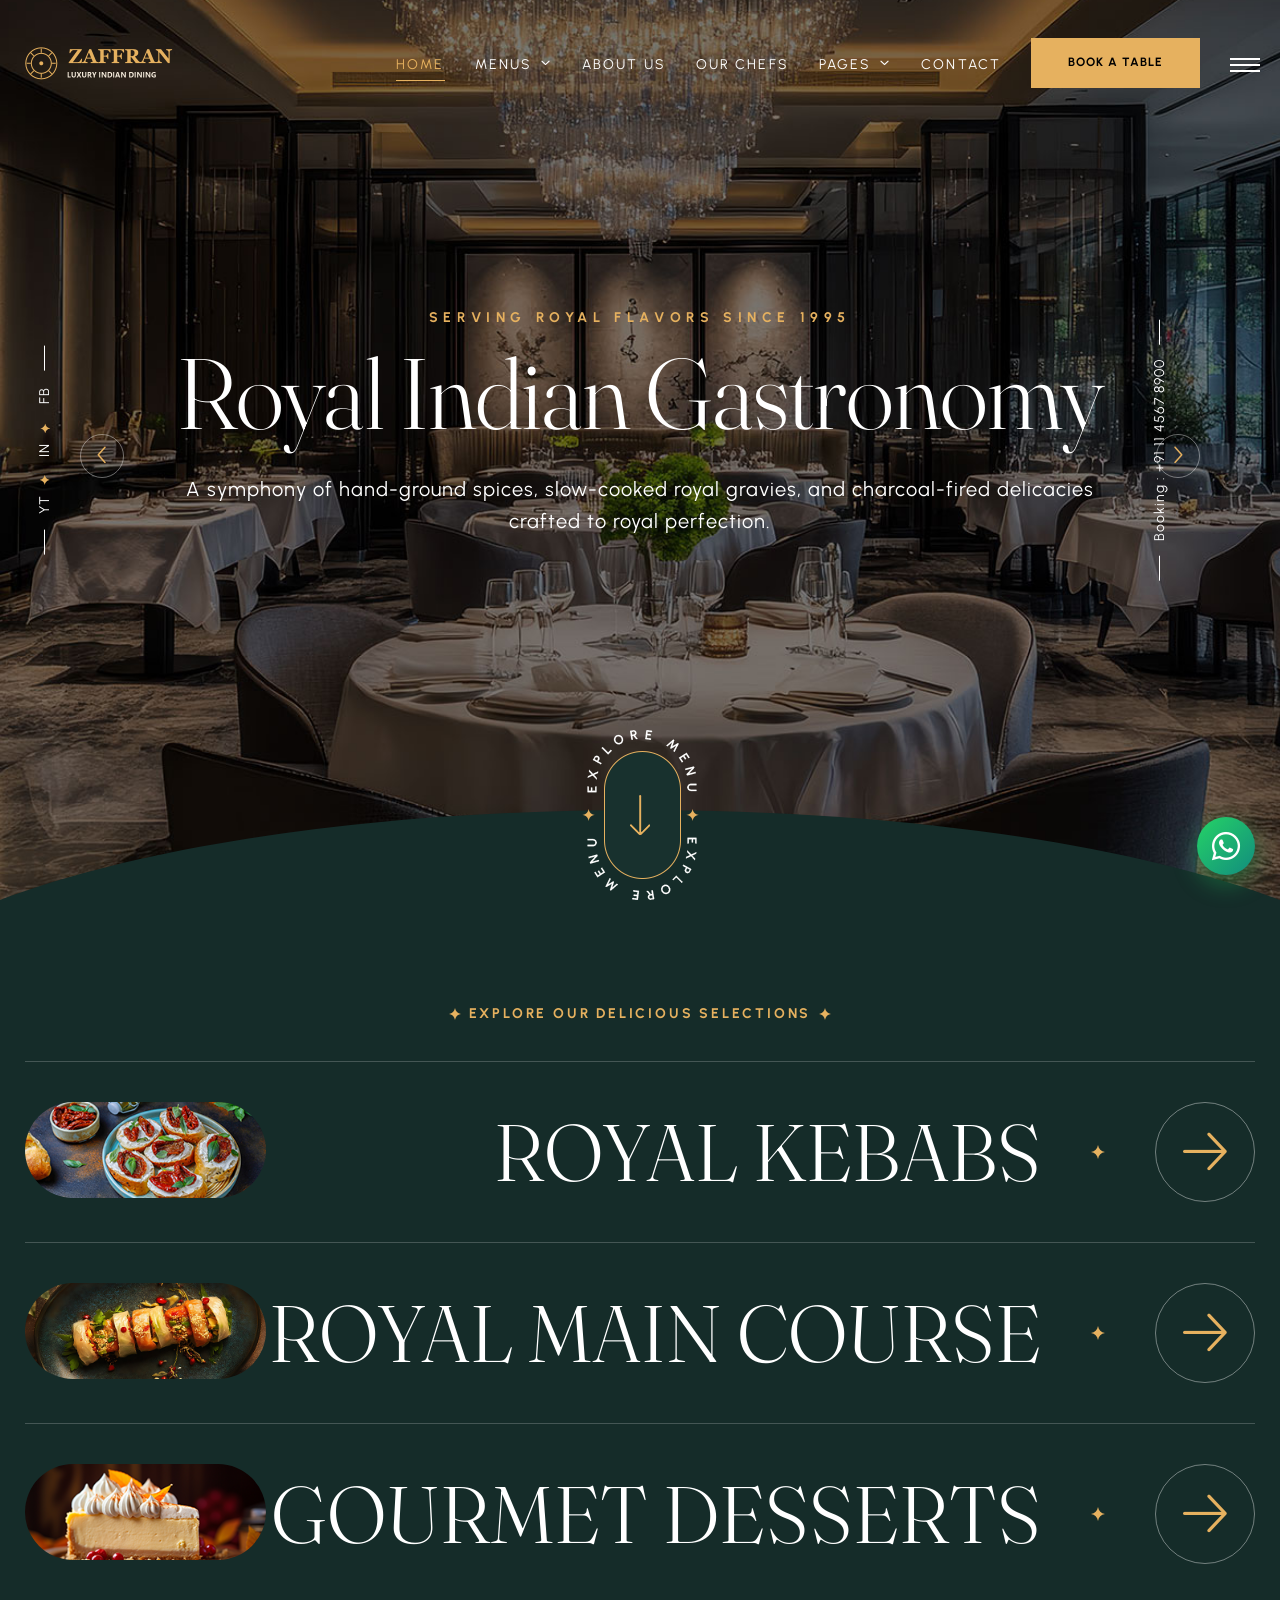
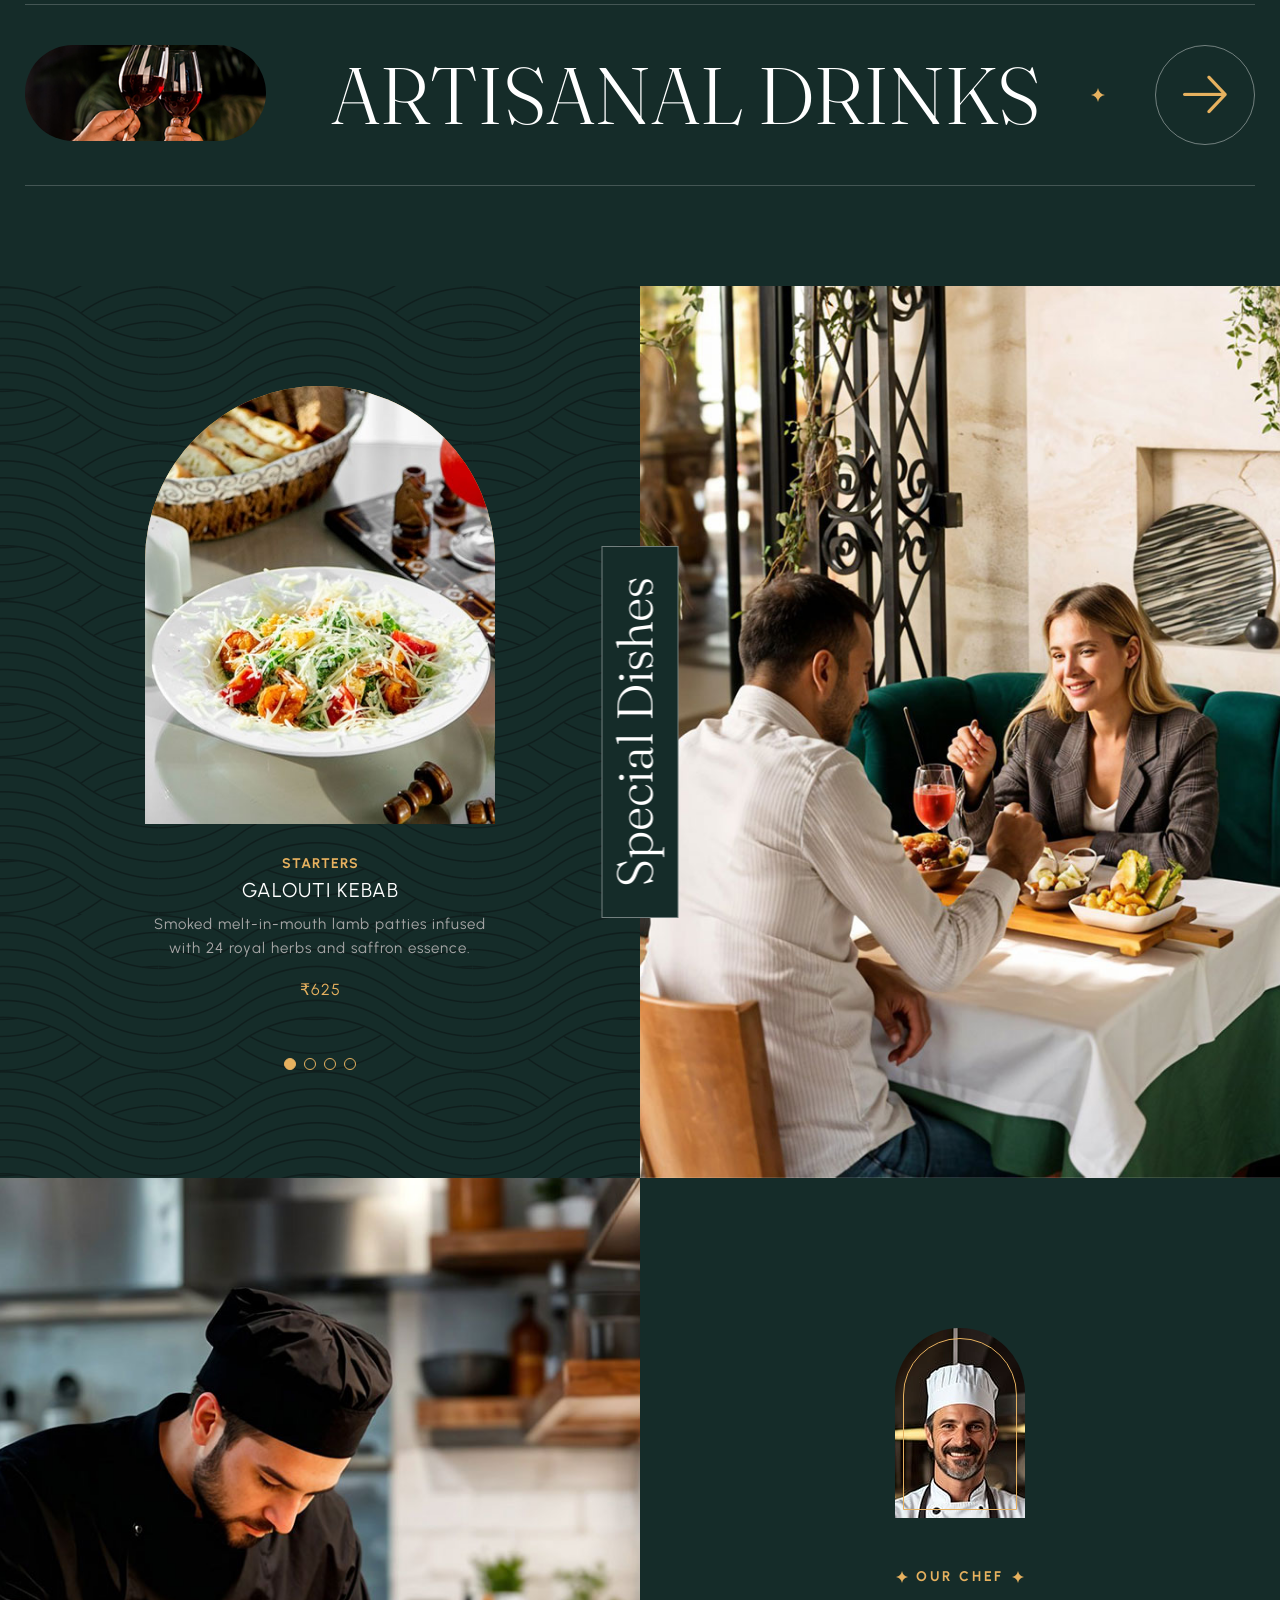
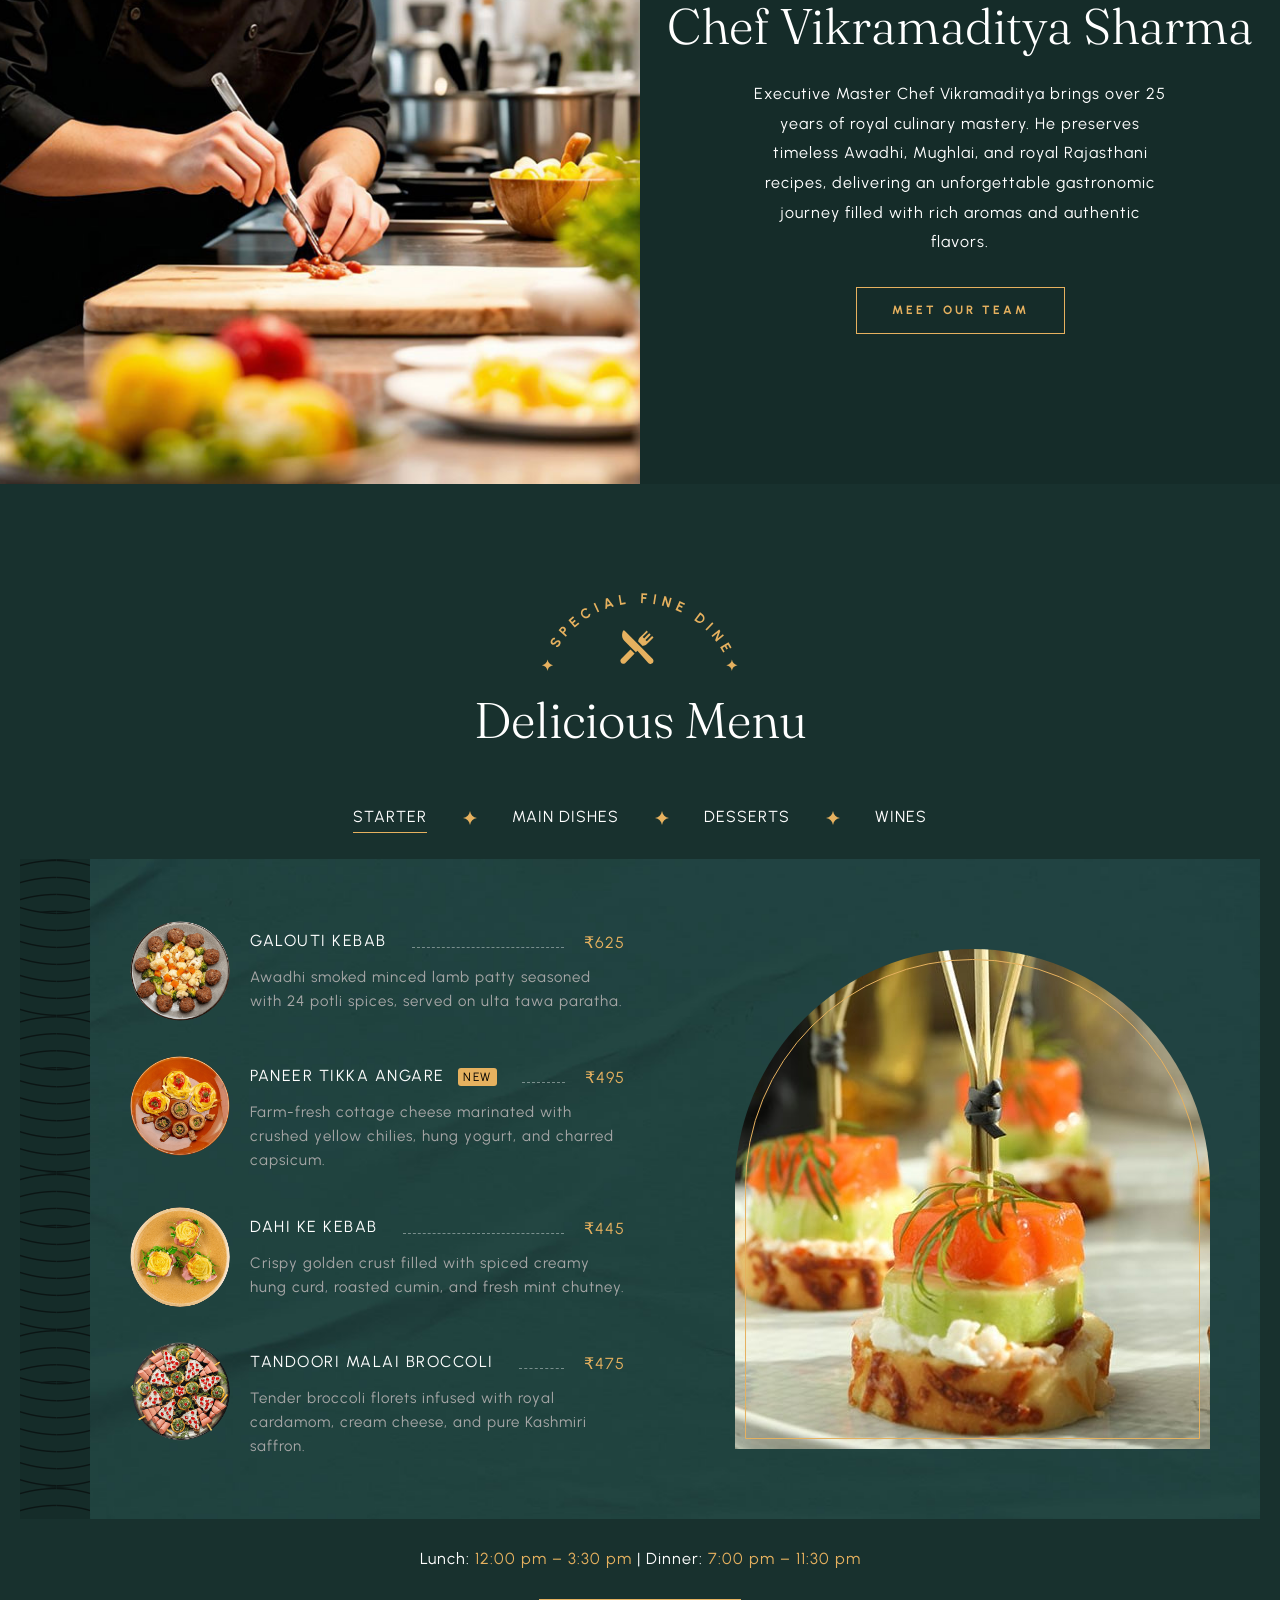
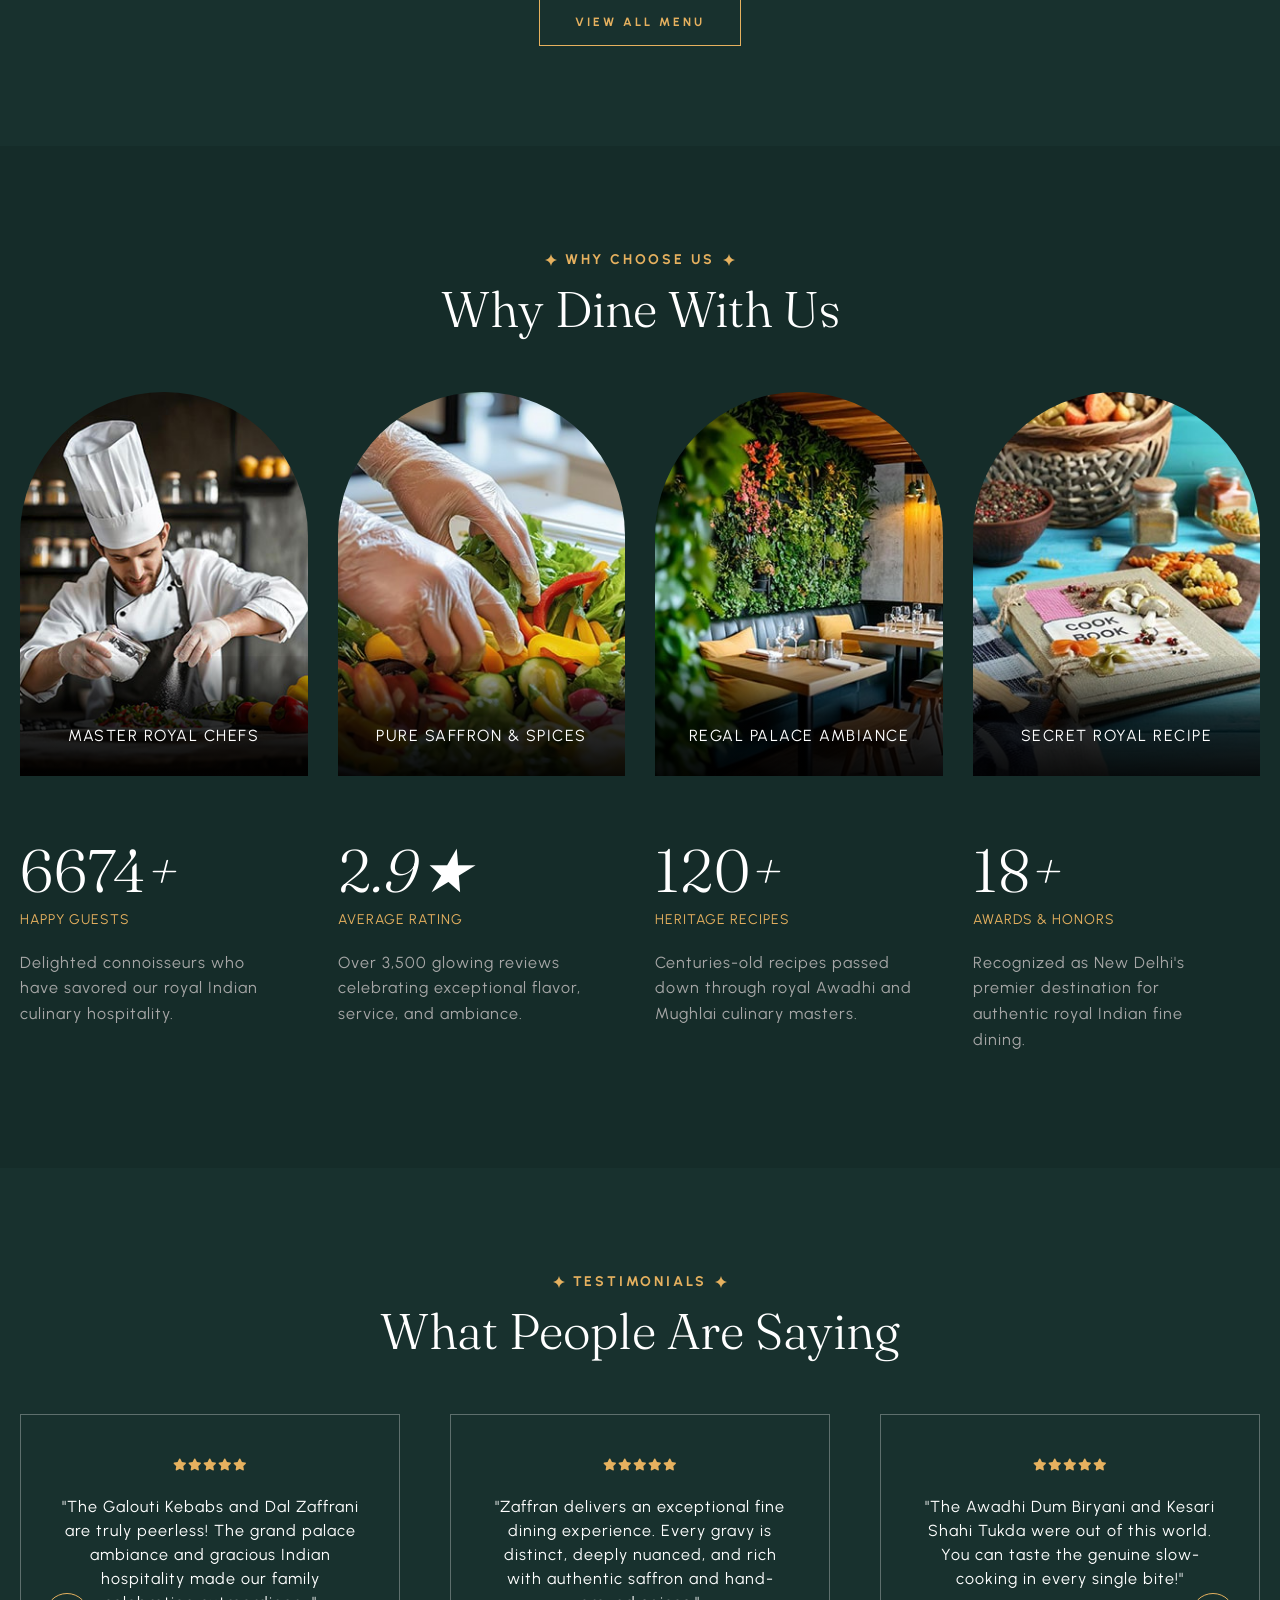
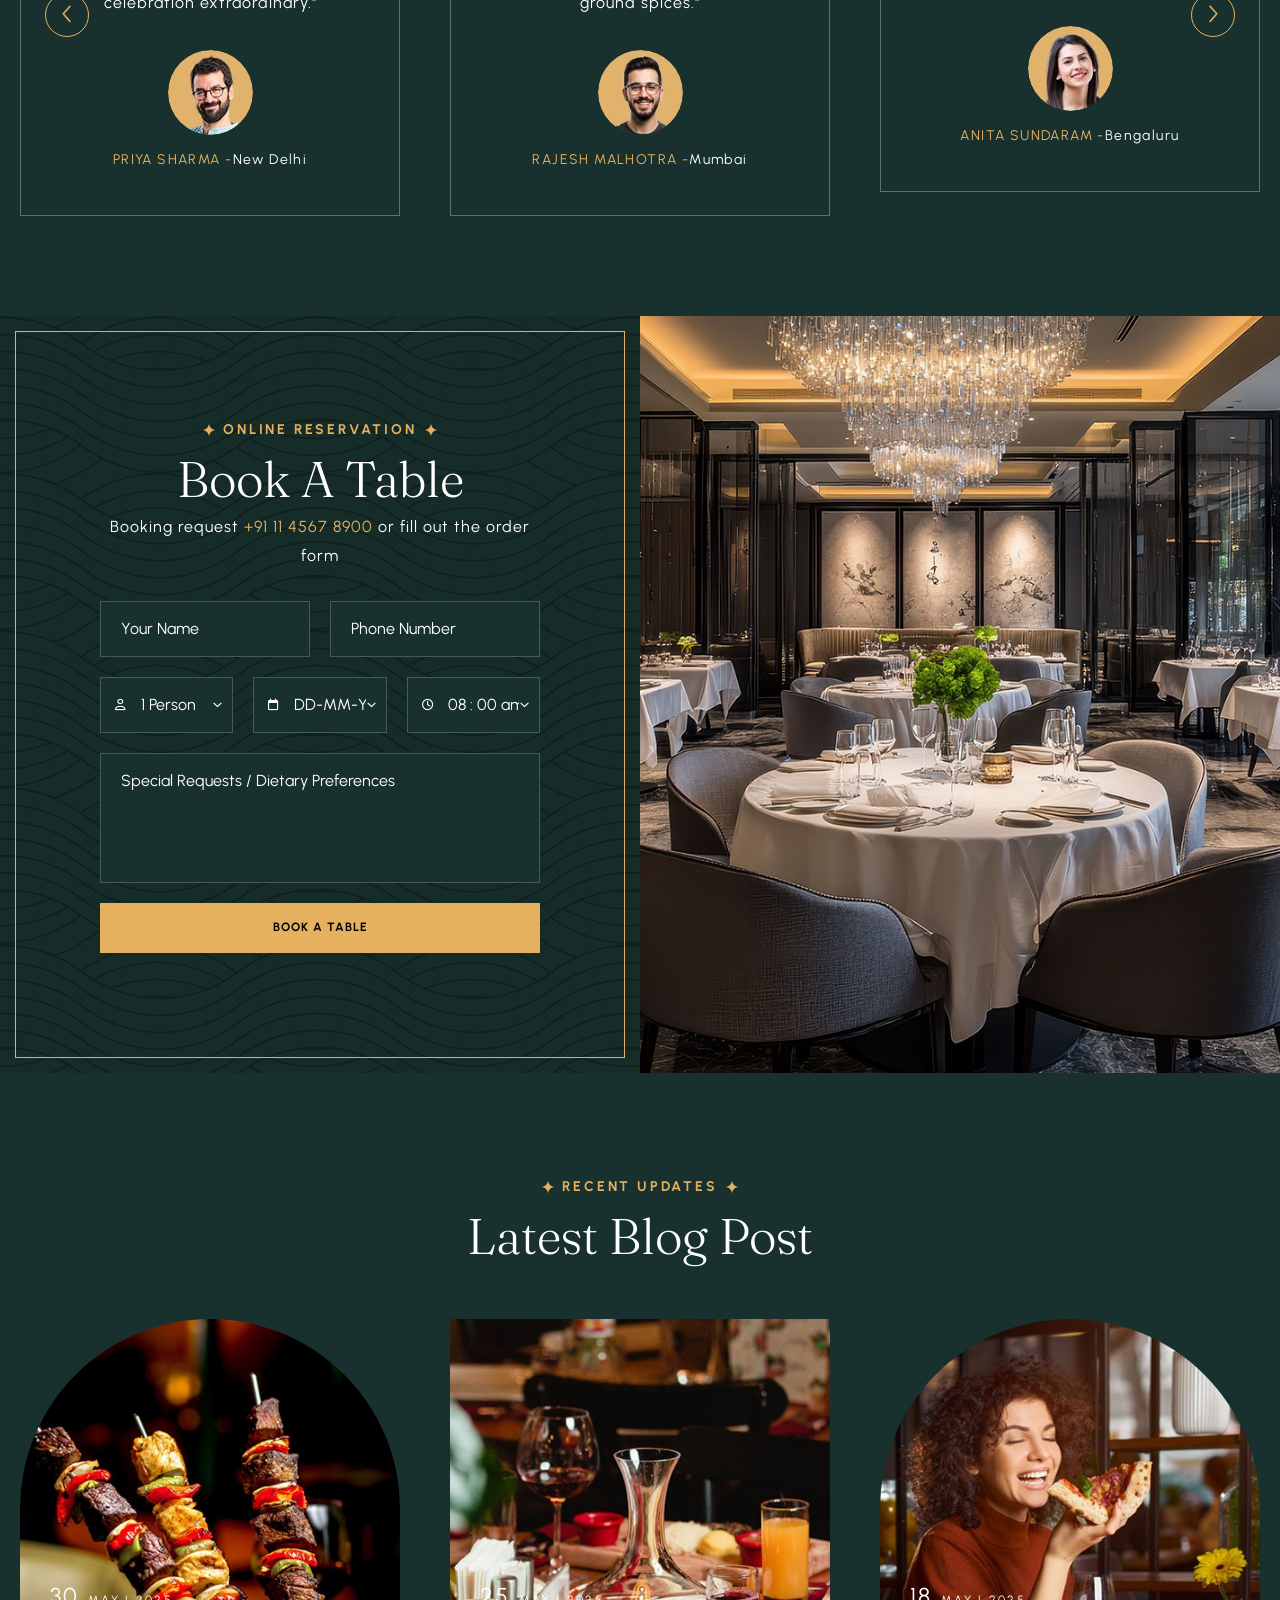
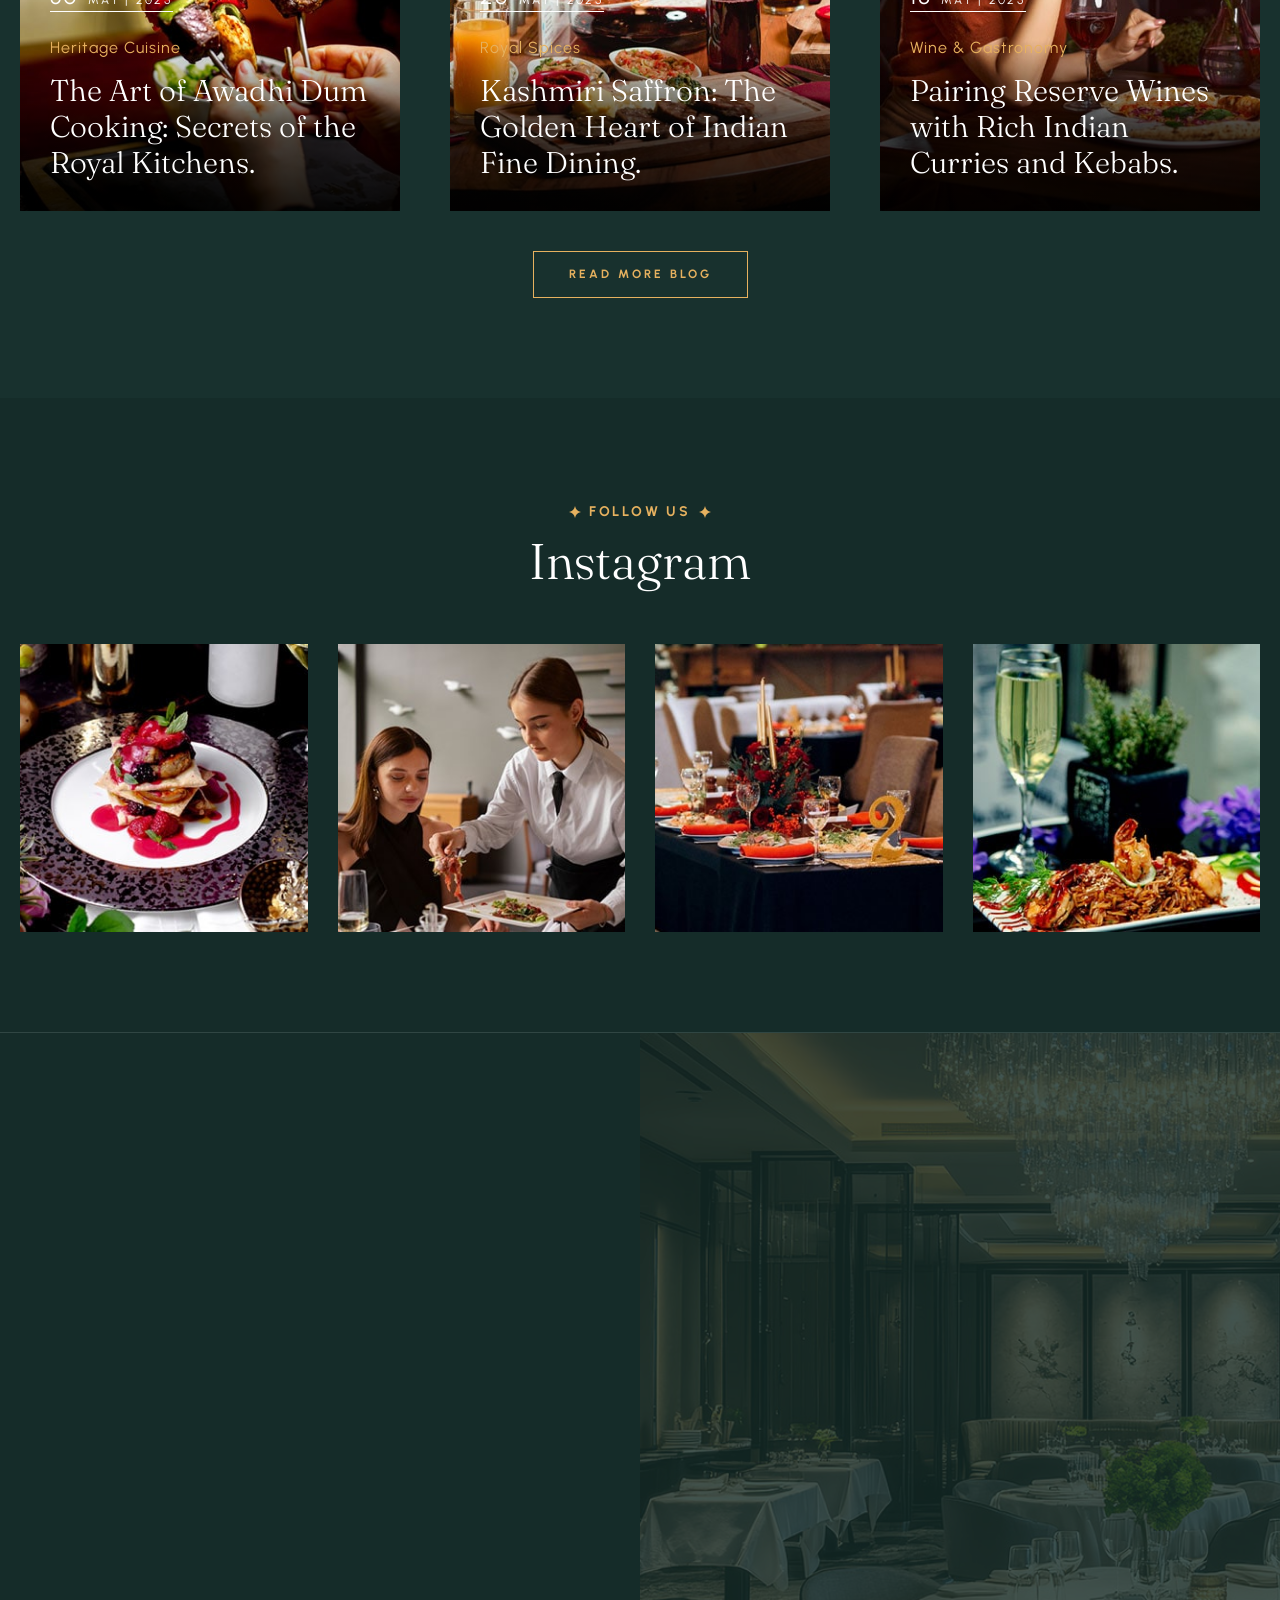
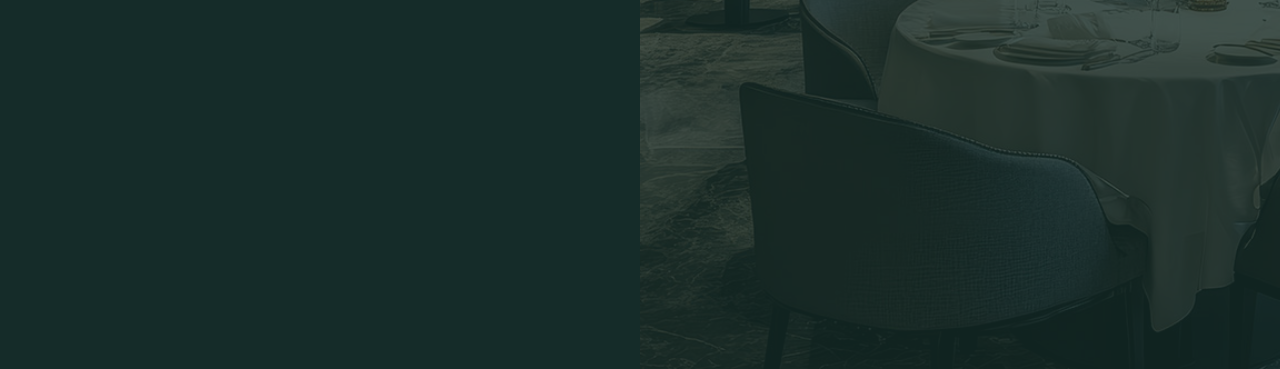
<file: index.html>
<!DOCTYPE html>
<html lang="en">


<head>
<meta charset="utf-8">
<title>Zaffran | Luxury Indian Fine Dining & Lounge | New Delhi</title>
<!-- Stylesheets -->
<link href="css/bootstrap.css" rel="stylesheet">
<link href="css/style.css" rel="stylesheet">
<link rel="shortcut icon" href="images/favicon.png" type="image/x-icon">
<link rel="icon" href="images/favicon.png" type="image/x-icon">
<!-- Responsive -->
<meta http-equiv="X-UA-Compatible" content="IE=edge">
<meta name="viewport" content="width=device-width, initial-scale=1.0">
<link href="css/responsive.css" rel="stylesheet">
 


<meta name="description" content="Experience the royal heritage of Awadhi and Mughlai fine dining at Zaffran, New Delhi. Savor authentic dum biryanis, royal kebabs, and handcrafted saffron delicacies.">
<link rel="canonical" href="https://zaffran.in/index.html">
<!-- Open Graph / Facebook -->
<meta property="og:type" content="website">
<meta property="og:site_name" content="Zaffran | Luxury Indian Fine Dining">
<meta property="og:title" content="Zaffran | Luxury Indian Fine Dining & Lounge | New Delhi">
<meta property="og:description" content="Experience the royal heritage of Awadhi and Mughlai fine dining at Zaffran, New Delhi. Savor authentic dum biryanis, royal kebabs, and handcrafted saffron delicacies.">
<meta property="og:image" content="images/resource/restaurant.jpg">
<meta property="og:url" content="https://zaffran.in/index.html">
<!-- Twitter Card -->
<meta name="twitter:card" content="summary_large_image">
<meta name="twitter:title" content="Zaffran | Luxury Indian Fine Dining & Lounge | New Delhi">
<meta name="twitter:description" content="Experience the royal heritage of Awadhi and Mughlai fine dining at Zaffran, New Delhi. Savor authentic dum biryanis, royal kebabs, and handcrafted saffron delicacies.">
<meta name="twitter:image" content="images/resource/restaurant.jpg">
</head>

<body>
  <div class="page-wrapper"> 
  
    <!-- Preloader -->
    <div class="loader-wrap">
        <div class="preloader">
            <div class="preloader-close">x</div>
            <div id="handle-preloader" class="handle-preloader">
                <div class="animation-preloader">
                    <div class="spinner"></div>
                    <div class="txt-loading">
                        <span data-text-preloader="Z" class="letters-loading">
                            Z
                        </span>
                        <span data-text-preloader="A" class="letters-loading">
                            A
                        </span>
                        <span data-text-preloader="F" class="letters-loading">
                            F
                        </span>
                        <span data-text-preloader="F" class="letters-loading">
                            F
                        </span>
                        <span data-text-preloader="R" class="letters-loading">
                            R
                        </span>
                        <span data-text-preloader="A" class="letters-loading">
                            A
                        </span>
                        <span data-text-preloader="N" class="letters-loading">
                            N
                        </span>
                    </div>
                </div>  
            </div>
        </div>
    </div>
    <!-- Preloader End -->
    
    <!-- Main Header-->
    <header class="main-header header-down">
        <div class="header-top">
            <div class="auto-container">
                <div class="inner clearfix">
                    <div class="top-left clearfix">
                        <ul class="top-info clearfix">
                            <li><i class="icon far fa-map-marker-alt"></i> The Heritage Grand, Connaught Place, New Delhi 110001</li>
                            <li><i class="icon far fa-clock"></i> Daily : 12.00 pm to 11.30 pm</li>
                        </ul>
                    </div>
                    <div class="top-right clearfix">
                        <ul class="top-info clearfix">
                            <li><a href="tel:+911145678900"><i class="icon far fa-phone"></i> +91 11 4567 8900</a></li>
                            <li><a href="mailto:reservations@zaffran.in"><i class="icon far fa-envelope"></i> reservations@zaffran.in</a></li>
                        </ul>
                    </div>
                </div>
            </div>
        </div>
        <!-- Header Upper -->
        <div class="header-upper">        
            <div class="auto-container">
                <!-- Main Box -->
                <div class="main-box clearfix">
                    <!--Logo-->
                    <div class="logo-box">
                         <div class="logo"><a href="index.html" title="Zaffran - Luxury Indian Fine Dining"><img src="images/logo.png" alt="image" title="Zaffran - Luxury Indian Fine Dining"></a></div>
                    </div>

                    <div class="nav-box clearfix">
                        <!--Nav Outer-->
                        <div class="nav-outer clearfix">         
                            <nav class="main-menu">
                                <ul class="navigation clearfix">
                                    <li class="current"><a href="index.html">Home</a></li>

                                    <li class="dropdown has-mega-menu"><a href="menu-list-1.html">Menus</a>
                                        <ul>
                                            <li>
                                                <div class="mega-menu">
                                                    <div class="menu-inner">
                                                        <div class="auto-container">
                                                            <div class="row clearfix">
                                                                <div class="menu-block col-lg-3 col-md-6 col-sm-6">
                                                                    <div class="image"><a href="menu-list-1.html"><img loading="lazy" src="images/resource/menu-1-thumb.jpg" alt="image"></a></div>
                                                                    <div class="title"><a href="menu-list-1.html">Starters & Kebabs</a></div>
                                                                </div>
                                                                <div class="menu-block col-lg-3 col-md-6 col-sm-6">
                                                                    <div class="image"><a href="menu-list-2.html"><img loading="lazy" src="images/resource/menu-2-thumb.jpg" alt="image"></a></div>
                                                                    <div class="title"><a href="menu-list-2.html">Royal Main Course</a></div>
                                                                </div>
                                                                <div class="menu-block col-lg-3 col-md-6 col-sm-6">
                                                                    <div class="image"><a href="menu-list-3.html"><img loading="lazy" src="images/resource/menu-3-thumb.jpg" alt="image"></a></div>
                                                                    <div class="title"><a href="menu-list-3.html">Gourmet Desserts</a></div>
                                                                </div>
                                                                <div class="menu-block col-lg-3 col-md-6 col-sm-6">
                                                                    <div class="image"><a href="menu-list-4.html"><img loading="lazy" src="images/resource/menu-4-thumb.jpg" alt="image"></a></div>
                                                                    <div class="title"><a href="menu-list-4.html">Beverages & Wine</a></div>
                                                                </div>
                                                            </div>
                                                        </div>
                                                    </div>
                                                </div>
                                            </li>
                                        </ul>
                                    </li>
                                    <li><a href="about.html">About Us</a></li>
                                    <li><a href="our-chef.html">Our chefs</a></li>
                                    <li class="dropdown"><a href="#">Pages</a>
                                        <ul>
                                            <li><a href="gallery-masonry.html">Photo Gallery</a></li>
                                            <li><a href="book-table.html">Table Reservation</a></li>
                                            <li><a href="book-table-option2.html">Private Dining</a></li>
                                            <li><a href="testimonial.html">Guest Reviews</a></li>
                                            <li><a href="blog-list.html">Culinary Chronicles</a></li>
                                        </ul>
                                    </li>
                                    <li><a href="contact-us.html">Contact</a></li>
                                </ul>
                            </nav>
                            <!-- Main Menu End-->
                        </div>
                        <!--Nav Outer End-->

                        <div class="links-box clearfix">
                            <div class="link link-btn">
                                <a href="book-table.html" class="theme-btn btn-style-one clearfix">
                                    <span class="btn-wrap">
                                        <span class="text-one">book a table</span>
                                        <span class="text-two">book a table</span>
                                    </span>
                                </a>
                            </div>
                            <div class="link info-toggler">
                                <button class="info-btn">
                                    <span class="hamburger">
                                        <span class="top-bun"></span>
                                        <span class="meat"></span>
                                        <span class="bottom-bun"></span>
                                    </span>
                                </button>
                            </div>
                        </div>

                        <!-- Hidden Nav Toggler -->
                        <div class="nav-toggler">
                            <button class="hidden-bar-opener">
                                <span class="hamburger">
                                    <span class="top-bun"></span>
                                    <span class="meat"></span>
                                    <span class="bottom-bun"></span>
                                </span>
                            </button>
                        </div>

                    </div>

                </div>
            </div>
        </div>
    </header>
    <!--End Main Header -->
    
    <!--Menu Backdrop-->
    <div class="menu-backdrop"></div>

    <!-- Hidden Navigation Bar -->
    <section class="hidden-bar">
        <!-- Hidden Bar Wrapper -->
        <div class="inner-box">
            <div class="cross-icon hidden-bar-closer"><span class="far fa-close"></span></div>
            <div class="logo-box"><a href="index.html" title="Zaffran - Luxury Indian Fine Dining"><img src="images/resource/sidebar-logo.png" alt="image" title="Zaffran - Luxury Indian Fine Dining"></a></div>
            
            <!-- .Side-menu -->
            <div class="side-menu">
                 <ul class="navigation clearfix">
                    <li><a href="index.html">Home</a></li>
                    <li class="dropdown"><a href="menu-list-1.html">Menus</a>
                        <ul>
                            <li><a href="menu-list-1.html">Starters & Kebabs</a></li>
                            <li><a href="menu-list-2.html">Royal Main Course</a></li>
                            <li><a href="menu-list-3.html">Gourmet Desserts</a></li>
                            <li><a href="menu-list-4.html">Beverages & Wine</a></li>
                        </ul>
                    </li>
                    <li><a href="about.html">About Us</a></li>
                    <li><a href="our-chef.html">Our chefs</a></li>
                    <li class="dropdown"><a href="#">Pages</a>
                                        <ul>
                                            <li><a href="gallery-masonry.html">Photo Gallery</a></li>
                                            <li><a href="book-table.html">Table Reservation</a></li>
                                            <li><a href="book-table-option2.html">Private Dining</a></li>
                                            <li><a href="testimonial.html">Guest Reviews</a></li>
                                            <li><a href="blog-list.html">Culinary Chronicles</a></li>
                                        </ul>
                                    </li>
                    <li><a href="contact-us.html">Contact</a></li>
                </ul>
            </div><!-- /.Side-menu -->
        
        </div><!-- / Hidden Bar Wrapper -->
    </section>
    <!-- / Hidden Bar -->

    <!--Info Back Drop-->
    <div class="info-back-drop"></div>
    
    <!-- Hidden Bar -->
    <section class="info-bar">
        <div class="inner-box">
            <div class="cross-icon"><span class="far fa-close"></span></div>
            <div class="image-box"><img loading="lazy" src="images/resource/sidebar-image.jpg" alt="image" title=""></div>
            <div class="logo-box"><a href="index.html" title="Zaffran - Luxury Indian Fine Dining"><img src="images/resource/sidebar-logo.png" alt="image" title="Zaffran - Luxury Indian Fine Dining"></a></div>

            <h5>Visit Us</h5>
            <ul class="info">
                <li>The Heritage Grand, 18 Barakhamba Road,<br>Connaught Place, New Delhi 110001, India</li>
                <li> <span class="ib-ttl"> Lunch Time </span>- 12.00 pm – 3:30 pm </li>
                <li><span class="ib-ttl"> Dinner Time</span> - 07.00 pm – 11:30 pm</li>
                <li><a href="mailto:reservations@zaffran.in">reservations@zaffran.in</a></li>
            </ul>
            <div class="booking-info">
                <div class="bk-no"><a href="tel:+911145678900">Booking: +91 11 4567 8900</a></div>
            </div>
        </div>
    </section>
    <!--End Hidden Bar -->

    <!-- Banner Section -->
    <section class="banner-section">

        <!-- social link -->
        <div class="banner-social-list">
          <span class="line"></span>

          <ul class="custom-ul">
            <li> <a href="https://facebook.com" target="_blank" rel="noopener noreferrer" aria-label="Facebook"> FB </a> </li>
            <li><a href="https://instagram.com" target="_blank" rel="noopener noreferrer" aria-label="Instagram"> IN </a> </li>
            <li><a href="https://youtube.com" target="_blank" rel="noopener noreferrer" aria-label="YouTube"> YT </a> </li>
          </ul>

          <span class="line"></span>
        </div>

        <!-- social link -->
        <div class="banner-call">
          <span class="line"></span>

          <ul class="call-ul">
            <li><a href="tel:+911145678900">Booking : +91 11 4567 8900</a></li>
          </ul>

          <span class="line"></span>
        </div>

        <div class="banner-container">
            <div class="banner-slider">
                <div class="swiper-wrapper">
                    <!--Slide Item-->
                    <div class="swiper-slide slide-item">
                        <div class="image-layer" style="background-image: url(images/main-slider/slider-1.jpg);"></div>
                        <div class="auto-container">
                          <div class="content-box">
                                <div class="content">
                                    <div class="clearfix">
                                        <div class="inner">
                                            <div class="subtitle"><span>Serving Royal Flavors Since 1995</span></div>
                                            <h1>Royal Indian Gastronomy</h1>
                                            <div class="text">A symphony of hand-ground spices, slow-cooked royal gravies, and charcoal-fired delicacies crafted to royal perfection.</div>
                                            <div class="links-box wow fadeInUp" data-wow-delay="0ms" data-wow-duration="1500ms">
                                            </div>
                                        </div>
                                        
                                    </div>
                                </div>
                            </div>
                        </div>
                    </div>
                    <!--Slide Item-->
                    <div class="swiper-slide slide-item">
                        <div class="image-layer" style="background-image: url(images/main-slider/slider-2.jpg);"></div>
                        <div class="auto-container">
                          <div class="content-box">
                                <div class="content">
                                    <div class="clearfix">
                                        <div class="inner">
                                            <div class="subtitle"><span>Awadhi & Mughlai Heritage</span></div>
                                            <h1>Taste The Royal Legacy</h1>
                                            <div class="text">Indulge in authentic Dum Biryanis, melt-in-mouth Galouti Kebabs, and our signature Dal Zaffrani simmered for 36 hours.</div>
                                            <div class="links-box clearfix">
                                            </div>
                                        </div>
                                        
                                    </div>
                                </div>
                            </div>
                        </div>
                    </div>
                    <!--Slide Item-->
                    <div class="swiper-slide slide-item">
                        <div class="image-layer" style="background-image: url(images/main-slider/slider-3.jpg);"></div>
                        <div class="auto-container">
                          <div class="content-box">
                                <div class="content">
                                    <div class="clearfix">
                                        <div class="inner">
                                            <div class="subtitle"><span>Exquisite Indian Dining</span></div>
                                            <h1>Savor The Golden Saffron</h1>
                                            <div class="text">Experience opulent fine dining rooted in centuries-old traditions of royal Indian hospitality ("Atithi Devo Bhava").</div>
                                            <div class="links-box clearfix">
                                            </div>
                                        </div>
                                        
                                    </div>
                                </div>
                            </div>
                        </div>
                    </div>
                </div>
                <div class="swiper-button-prev"><span class="fal fa-angle-left"></span></div>
                <div class="swiper-button-next"><span class="fal fa-angle-right"></span></div>
            </div>
        </div>

        <a href="book-table.html" class="explore-menu-btn">
            <span class="icon"> <img loading="lazy" src="images/resource/menu-badge-arrow.png" alt="image" title="image"> </span>
        </a>

        <!-- Curve at bottom -->
        <!-- Default (desktop) curve -->
  		<svg class="bottom-curve curve-desktop" viewBox="0 0 1440 65" xmlns="http://www.w3.org/2000/svg" preserveAspectRatio="none">
    		<path fill="var(--color-two)" d="M0,65 C360,0 1080,0 1440,65 L1440,65 L0,65 Z" />
  		</svg>

  		<!-- Less curved version for tablets/mobile -->
		<svg class="bottom-curve curve-mobile" viewBox="0 0 1440 65" xmlns="http://www.w3.org/2000/svg" preserveAspectRatio="none">
		  <path fill="var(--color-two)" d="M0,65 C480,20 960,20 1440,65 L1440,65 L0,65 Z" />
		</svg>



    </section>
    <!--End Banner Section -->

    <!--Category Section-->
    <section class="menu-cat section-kt">
        <div class="auto-container">
            <div class="title-box centered">
                <div class="subtitle"><span>explore our Delicious Selections</span></div>
            </div>

            <div class="row clearfix">
                <!--Block-->
                <div class="menucat-list menubg1 wow fadeInUp" data-wow-duration="1500ms" data-wow-delay="0ms">
                    <!--image-->
                    <div class="image-box">
                        <img loading="lazy" src="images/resource/menu-cat1.png" alt="image">
                    </div>
                    
                    <!--data-->
                    <div class="data-colom">
                        <div class="title-box"> <h3>Royal Kebabs</h3> </div>
                        <span class="star"> <img loading="lazy" src="images/icons/star-element.svg" alt="image"> </span>
                        <div class="arrow-btn"> <a href="menu-list-1.html"> <i class="fa-light fa-arrow-right"></i> </a> </div>
                    </div>
                </div>


                <!--Block-->
                <div class="menucat-list menubg2 wow fadeInUp" data-wow-duration="1500ms" data-wow-delay="0ms">
                    <!--image-->
                    <div class="image-box">
                        <img loading="lazy" src="images/resource/menu-cat2.png" alt="image">
                    </div>
                    
                    <!--data-->
                    <div class="data-colom">
                        <div class="title-box"> <h3>Royal Main Course</h3> </div>
                        <span class="star"> <img loading="lazy" src="images/icons/star-element.svg" alt="image"> </span>
                        <div class="arrow-btn"> <a href="menu-list-2.html"> <i class="fa-light fa-arrow-right"></i> </a> </div>
                    </div>
                </div>


                <!--Block-->
                <div class="menucat-list menubg3 wow fadeInUp" data-wow-duration="1500ms" data-wow-delay="0ms">
                    <!--image-->
                    <div class="image-box">
                        <img loading="lazy" src="images/resource/menu-cat3.png" alt="image">
                    </div>
                    
                    <!--data-->
                    <div class="data-colom">
                        <div class="title-box"> <h3>Gourmet Desserts</h3> </div>
                        <span class="star"> <img loading="lazy" src="images/icons/star-element.svg" alt="image"> </span>
                        <div class="arrow-btn"> <a href="menu-list-3.html"> <i class="fa-light fa-arrow-right"></i> </a> </div>
                    </div>
                </div>


                <!--Block-->
                <div class="menucat-list menubg4 wow fadeInUp" data-wow-duration="1500ms" data-wow-delay="0ms">
                    <!--image-->
                    <div class="image-box">
                        <img loading="lazy" src="images/resource/menu-cat4.png" alt="image">
                    </div>
                    
                    <!--data-->
                    <div class="data-colom">
                        <div class="title-box"> <h3>Artisanal Drinks</h3> </div>
                        <span class="star"> <img loading="lazy" src="images/icons/star-element.svg" alt="image"> </span>
                        <div class="arrow-btn"> <a href="menu-list-4.html"> <i class="fa-light fa-arrow-right"></i> </a> </div>
                    </div>
                </div>

            </div>
        </div>
    </section>

    <!--Fluid Section-->
    <section class="fluid-section alternate special-dish-slider">
        <div class="outer-container">
            <div class="row clearfix">
                <!--Col-->
                <div class="image-col col-xl-6 col-lg-6 col-md-12 col-sm-12">
                    <div class="inner wow fadeInLeft" data-wow-duration="1500ms" data-wow-delay="0ms">
                        <div class="image-layer" style="background-image: url(images/background/image-6.jpg);"></div>
                        <div class="image"><img loading="lazy" src="images/background/image-6.jpg" alt="image"></div>
                    </div>
                </div>

                <!--Col-->
                <div class="content-col col-xl-6 col-lg-6 col-md-12 col-sm-12">
                    <div class="inner clearfix wow fadeInRight" data-wow-duration="1500ms" data-wow-delay="0ms">
                        
                        <!-- standard title -->
                        <div class="title-box centered onlyfor-sm">
                            <div class="subtitle"><span>Popular</span></div>
                            <h2>Special Dishes</h2>
                        </div>

                        <!-- vertical title -->
                        <div class="title-wrapper">
                            <div class="title-box special-title">
                                <h2>Special Dishes </h2>
                            </div>
                        </div>
                        <!--Special Offer Slider Section-->
                    <div class="special-offer">
                        <div class="dish-gallery-slider owl-theme owl-carousel">
                            <!--Slide Item-->
                            <div class="offer-block-two">
                                <div class="inner-box">
                                    <div class="image"><a href="menu-list-1.html"><img loading="lazy" src="images/resource/special1.jpg" alt="Galouti Kebab"></a></div>
                                    <div class="cat-name">starters</div>
                                    <h5><a href="menu-list-1.html">Galouti Kebab</a></h5>
                                    <div class="text desc">Smoked melt-in-mouth lamb patties infused with 24 royal herbs and saffron essence.</div>
                                    <div class="price">₹625</div>
                                </div>
                            </div>

                            <!--Slide Item-->
                            <div class="offer-block-two margin-top">
                                <div class="inner-box">
                                    <div class="image"><a href="menu-list-2.html"><img loading="lazy" src="images/resource/special2.jpg" alt="Murgh Makhani"></a></div>
                                    <div class="cat-name">main course</div>
                                    <h5><a href="menu-list-2.html">Murgh Makhani</a></h5>
                                    <div class="text desc">Charred tandoori chicken simmered in satin-smooth tomato, churned butter & cashew gravy.</div>
                                    <div class="price">₹695</div>
                                </div>
                            </div>

                            <!--Slide Item-->
                            <div class="offer-block-two">
                                <div class="inner-box">
                                    <div class="image"><a href="menu-list-2.html"><img loading="lazy" src="images/resource/special3.jpg" alt="Dal Zaffrani"></a></div>
                                    <div class="cat-name">signature</div>
                                    <h5><a href="menu-list-2.html">Dal Zaffrani</a></h5>
                                    <div class="text desc">Urad lentils slow-simmered over charcoal for 36 hours with saffron butter & fresh cream.</div>
                                    <div class="price">₹525</div>
                                </div>
                            </div>

                            <!--Slide Item-->
                            <div class="offer-block-two margin-top">
                                <div class="inner-box">
                                    <div class="image"><a href="menu-list-3.html"><img loading="lazy" src="images/resource/special4.jpg" alt="Kesari Shahi Tukda"></a></div>
                                    <div class="cat-name">desserts</div>
                                    <h5><a href="menu-list-3.html">Kesari Shahi Tukda</a></h5>
                                    <div class="text desc">Crisp ghee brioche soaked in saffron cardamom syrup, topped with thick pistachio rabri.</div>
                                    <div class="price">₹375</div>
                                </div>
                            </div>
                        </div>
                        
                    </div>
                    </div>
                </div>
                        
                    </div>
                    </div>
                </div>

            </div>
        </div>
    </section>

    <!--Fluid Section-->
    <section class="fluid-section chef-bio">
        <div class="outer-container">
            <div class="row clearfix">
                <!--Col-->
                <div class="image-col col-xl-6 col-lg-6 col-md-12 col-sm-12">
                    <div class="inner wow fadeInLeft" data-wow-duration="1500ms" data-wow-delay="0ms">
                        <div class="image-layer" style="background-image: url(images/background/image-5.jpg);"></div>
                        <div class="image"><img loading="lazy" src="images/background/image-5.jpg" alt="image"></div>
                    </div>
                </div>
                <!--Col-->
                <div class="content-col col-xl-6 col-lg-6 col-md-12 col-sm-12">

                    <div class="inner clearfix wow fadeInRight" data-wow-duration="1500ms" data-wow-delay="0ms">
                        <div class="content-box">
                            <div class="chef-thumb"><img loading="lazy" src="images/resource/chef-thumb.jpg" alt="image"></div>
                            
                            <div class="title-box centered">
                                <div class="subtitle"><span>our chef</span></div>
                                <h2>Chef Vikramaditya Sharma</h2>
                                <div class="text">Executive Master Chef Vikramaditya brings over 25 years of royal culinary mastery. He preserves timeless Awadhi, Mughlai, and royal Rajasthani recipes, delivering an unforgettable gastronomic journey filled with rich aromas and authentic flavors.</div>
                            </div>
                            <div class="link-box">
                                <a href="our-chef.html" class="theme-btn btn-style-two clearfix">
                                    <span class="btn-wrap">
                                        <span class="text-one">meet our team</span>
                                        <span class="text-two">meet our team</span>
                                    </span>
                                </a>
                            </div>
                        </div>
                    </div>
                </div>

            </div>
        </div>
    </section>

    <!--Menu Tab Section-->
    <section class="menu-section section-kt">
        <div class="auto-container">
            <div class="title-box centered">
                <div class="title-badge"> <img loading="lazy" src="images/resource/menu-title-badge.svg" alt="image" title="image"> </div>
                <h2>Delicious Menu</h2>
            </div>

            <div class="tabs-box menu-tabs">
                <div class="buttons">
                    <ul class="tab-buttons clearfix">
                        <li class="tab-btn active-btn" data-tab="#tab-1"><span>Starter</span></li>
                        <li class="tab-btn" data-tab="#tab-2"><span>Main Dishes</span></li>
                        <li class="tab-btn" data-tab="#tab-3"><span>Desserts</span></li>
                        <li class="tab-btn" data-tab="#tab-4"><span>WINES</span></li>
                    </ul>
                </div>
                <div class="tabs-content">
<!--Tab 1: Starters-->
                    <div class="tab active-tab" id="tab-1">
                        <div class="row clearfix">
                            <div class="menu-col col-lg-6 col-md-12 col-sm-12">
                                <div class="inner">
                                    <!--Block-->
                                    <div class="dish-block">
                                        <div class="inner-box">
                                            <div class="dish-image"><a href="menu-list-1.html"><img loading="lazy" src="images/resource/menu-image-1.png" alt="Galouti Kebab"></a></div>
                                            <div class="title clearfix"><div class="ttl clearfix"><h6><a href="menu-list-1.html">Galouti Kebab</a></h6></div> <span class="menu-list-line"> </span> <div class="price"><span>₹625</span></div></div>
                                            <div class="text desc"><a href="menu-list-1.html">Awadhi smoked minced lamb patty seasoned with 24 potli spices, served on ulta tawa paratha.</a></div>
                                        </div>
                                    </div>
                                    <!--Block-->
                                    <div class="dish-block">
                                        <div class="inner-box">
                                            <div class="dish-image"><a href="menu-list-1.html"><img loading="lazy" src="images/resource/menu-image-2.png" alt="Paneer Tikka Angare"></a></div>
                                            <div class="title clearfix"><div class="ttl clearfix"><h6><a href="menu-list-1.html">Paneer Tikka Angare <span class="s-info">New</span></a></h6></div> <span class="menu-list-line"> </span> <div class="price"><span>₹495</span></div></div>
                                            <div class="text desc"><a href="menu-list-1.html">Farm-fresh cottage cheese marinated with crushed yellow chilies, hung yogurt, and charred capsicum.</a></div>
                                        </div>
                                    </div>
                                    <!--Block-->
                                    <div class="dish-block">
                                        <div class="inner-box">
                                            <div class="dish-image"><a href="menu-list-1.html"><img loading="lazy" src="images/resource/menu-image-3.png" alt="Dahi Ke Kebab"></a></div>
                                            <div class="title clearfix"><div class="ttl clearfix"><h6><a href="menu-list-1.html">Dahi Ke Kebab</a></h6></div> <span class="menu-list-line"> </span> <div class="price"><span>₹445</span></div></div>
                                            <div class="text desc"><a href="menu-list-1.html">Crispy golden crust filled with spiced creamy hung curd, roasted cumin, and fresh mint chutney.</a></div>
                                        </div>
                                    </div>
                                    <!--Block-->
                                    <div class="dish-block">
                                        <div class="inner-box">
                                            <div class="dish-image"><a href="menu-list-1.html"><img loading="lazy" src="images/resource/menu-image-4.png" alt="Tandoori Malai Broccoli"></a></div>
                                            <div class="title clearfix"><div class="ttl clearfix"><h6><a href="menu-list-1.html">Tandoori Malai Broccoli</a></h6></div> <span class="menu-list-line"> </span> <div class="price"><span>₹475</span></div></div>
                                            <div class="text desc"><a href="menu-list-1.html">Tender broccoli florets infused with royal cardamom, cream cheese, and pure Kashmiri saffron.</a></div>
                                        </div>
                                    </div>
                                </div>
                            </div>
                            <div class="menu-col img-col col-lg-6 col-md-12 col-sm-12">
                                <div class="inner">
                                    <div class="image"><img loading="lazy" src="images/resource/menus-1.jpg" alt="Starters"></div>
                                </div>
                            </div>
                        </div>
                    </div>
<!--Tab 2: Main Course-->
                    <div class="tab" id="tab-2">
                        <div class="row clearfix">
                            <div class="menu-col col-lg-6 col-md-12 col-sm-12">
                                <div class="inner">
                                    <!--Block-->
                                    <div class="dish-block">
                                        <div class="inner-box">
                                            <div class="dish-image"><a href="menu-list-2.html"><img loading="lazy" src="images/resource/menu-image-5.png" alt="Dal Zaffrani"></a></div>
                                            <div class="title clearfix"><div class="ttl clearfix"><h6><a href="menu-list-2.html">Dal Zaffrani</a></h6></div> <span class="menu-list-line"> </span> <div class="price"><span>₹525</span></div></div>
                                            <div class="text desc"><a href="menu-list-2.html">Our signature black lentils slow-simmered for 36 hours with white butter, cream & pure saffron.</a></div>
                                        </div>
                                    </div>
                                    <!--Block-->
                                    <div class="dish-block">
                                        <div class="inner-box">
                                            <div class="dish-image"><a href="menu-list-2.html"><img loading="lazy" src="images/resource/menu-image-6.png" alt="Murgh Makhani"></a></div>
                                            <div class="title clearfix"><div class="ttl clearfix"><h6><a href="menu-list-2.html">Murgh Makhani <span class="s-info">SIGNATURE</span></a></h6></div> <span class="menu-list-line"> </span> <div class="price"><span>₹695</span></div></div>
                                            <div class="text desc"><a href="menu-list-2.html">Tandoor-charred chicken simmered in velvety tomato, churned butter, and cashew nut gravy.</a></div>
                                        </div>
                                    </div>
                                    <!--Block-->
                                    <div class="dish-block">
                                        <div class="inner-box">
                                            <div class="dish-image"><a href="menu-list-2.html"><img loading="lazy" src="images/resource/menu-image-7.png" alt="Nalli Nihari"></a></div>
                                            <div class="title clearfix"><div class="ttl clearfix"><h6><a href="menu-list-2.html">Nalli Nihari</a></h6></div> <span class="menu-list-line"> </span>  <div class="price"><span>₹895</span></div></div>
                                            <div class="text desc"><a href="menu-list-2.html">Prime lamb shanks slow-braised overnight in aromatic potli masala gravy with saffron.</a></div>
                                        </div>
                                    </div>
                                    <!--Block-->
                                    <div class="dish-block">
                                        <div class="inner-box">
                                            <div class="dish-image"><a href="menu-list-2.html"><img loading="lazy" src="images/resource/menu-image-8.png" alt="Awadhi Dum Biryani"></a></div>
                                            <div class="title clearfix"><div class="ttl clearfix"><h6><a href="menu-list-2.html">Awadhi Dum Biryani</a></h6></div> <span class="menu-list-line"> </span>  <div class="price"><span>₹745</span></div></div>
                                            <div class="text desc"><a href="menu-list-2.html">Aged basmati rice and tender cuts dum-cooked in sealed clay handi with saffron and rose water.</a></div>
                                        </div>
                                    </div>
                                </div>
                            </div>
                            <div class="menu-col img-col col-lg-6 col-md-12 col-sm-12">
                                <div class="inner">
                                    <div class="image"><img loading="lazy" src="images/resource/menus-2.jpg" alt="Main Course"></div>
                                </div>
                            </div>
                        </div>
                    </div>
<!--Tab 3: Desserts-->
                    <div class="tab" id="tab-3">
                        <div class="row clearfix">
                            <div class="menu-col col-lg-6 col-md-12 col-sm-12">
                                <div class="inner">
                                    <!--Block-->
                                    <div class="dish-block">
                                        <div class="inner-box">
                                            <div class="dish-image"><a href="menu-list-3.html"><img loading="lazy" src="images/resource/menu-image-9.png" alt="Kesari Shahi Tukda"></a></div>
                                            <div class="title clearfix"><div class="ttl clearfix"><h6><a href="menu-list-3.html">Kesari Shahi Tukda</a></h6></div> <span class="menu-list-line"> </span>  <div class="price"><span>₹375</span></div></div>
                                            <div class="text desc"><a href="menu-list-3.html">Crisp ghee brioche soaked in saffron cardamom syrup, dressed with dense pistachio rabri.</a></div>
                                        </div>
                                    </div>
                                    <!--Block-->
                                    <div class="dish-block">
                                        <div class="inner-box">
                                            <div class="dish-image"><a href="menu-list-3.html"><img loading="lazy" src="images/resource/menu-image-10.png" alt="Royal Zaffrani Phirni"></a></div>
                                            <div class="title clearfix"><div class="ttl clearfix"><h6><a href="menu-list-3.html">Royal Zaffrani Phirni <span class="s-info">Royal</span></a></h6></div> <span class="menu-list-line"> </span>  <div class="price"><span>₹345</span></div></div>
                                            <div class="text desc"><a href="menu-list-3.html">Stone-ground rice pudding infused with pure Kashmiri saffron, cardamom, and almond slivers.</a></div>
                                        </div>
                                    </div>
                                    <!--Block-->
                                    <div class="dish-block">
                                        <div class="inner-box">
                                            <div class="dish-image"><a href="menu-list-3.html"><img loading="lazy" src="images/resource/menu-image-11.png" alt="Gulab Jamun with Rabri"></a></div>
                                            <div class="title clearfix"><div class="ttl clearfix"><h6><a href="menu-list-3.html">Gulab Jamun with Rabri</a></h6></div> <span class="menu-list-line"> </span>  <div class="price"><span>₹325</span></div></div>
                                            <div class="text desc"><a href="menu-list-3.html">Warm golden khoya dumplings filled with pistachio, served over chilled saffron rabri.</a></div>
                                        </div>
                                    </div>
                                    <!--Block-->
                                    <div class="dish-block">
                                        <div class="inner-box">
                                            <div class="dish-image"><a href="menu-list-3.html"><img loading="lazy" src="images/resource/menu-image-12.png" alt="Kulfi Falooda with Rose"></a></div>
                                            <div class="title clearfix"><div class="ttl clearfix"><h6><a href="menu-list-3.html">Kulfi Falooda with Rose</a></h6></div> <span class="menu-list-line"> </span>  <div class="price"><span>₹395</span></div></div>
                                            <div class="text desc"><a href="menu-list-3.html">Hand-churned malai kulfi served with chilled vermicelli, basil seeds, and organic rose syrup.</a></div>
                                        </div>
                                    </div>
                                </div>
                            </div>
                            <div class="menu-col img-col col-lg-6 col-md-12 col-sm-12">
                                <div class="inner">
                                    <div class="image"><img loading="lazy" src="images/resource/menus-desert.jpg" alt="Desserts"></div>
                                </div>
                            </div>
                        </div>
                    </div>
<!--Tab 4: Drinks & Wine-->
                    <div class="tab" id="tab-4">
                        <div class="row clearfix">
                            <div class="menu-col col-lg-6 col-md-12 col-sm-12">
                                <div class="inner">
                                    <!--Block-->
                                    <div class="dish-block">
                                        <div class="inner-box">
                                            <div class="dish-image"><a href="menu-list-4.html"><img loading="lazy" src="images/resource/drink-1.png" alt="Royal Kesar Thandai"></a></div>
                                            <div class="title clearfix"><div class="ttl clearfix"><h6><a href="menu-list-4.html">Royal Kesar Thandai</a></h6></div> <span class="menu-list-line"> </span>  <div class="price"><span>₹295</span></div></div>
                                            <div class="text desc"><a href="menu-list-4.html">Chilled rich almond milk infused with Kashmiri saffron strands, fennel seeds, and pistachios.</a></div>
                                        </div>
                                    </div>
                                    <!--Block-->
                                    <div class="dish-block">
                                        <div class="inner-box">
                                            <div class="dish-image"><a href="menu-list-4.html"><img loading="lazy" src="images/resource/drink-2.png" alt="Spiced Jamun Cooler"></a></div>
                                            <div class="title clearfix"><div class="ttl clearfix"><h6><a href="menu-list-4.html">Spiced Jamun Cooler <span class="s-info">SEASONAL</span></a></h6></div> <span class="menu-list-line"> </span>  <div class="price"><span>₹325</span></div></div>
                                            <div class="text desc"><a href="menu-list-4.html">Wild Indian blackberry puree with roasted cumin, rock salt, fresh mint, and fizzy tonic.</a></div>
                                        </div>
                                    </div>
                                    <!--Block-->
                                    <div class="dish-block">
                                        <div class="inner-box">
                                            <div class="dish-image"><a href="menu-list-4.html"><img loading="lazy" src="images/resource/drink-3.png" alt="Masala Chai Martini"></a></div>
                                            <div class="title clearfix"><div class="ttl clearfix"><h6><a href="menu-list-4.html">Masala Chai Martini</a></h6></div> <span class="menu-list-line"> </span>  <div class="price"><span>₹550</span></div></div>
                                            <div class="text desc"><a href="menu-list-4.html">Artisanal vodka infused with Assam black tea, green cardamom, cinnamon, and saffron mist.</a></div>
                                        </div>
                                    </div>
                                    <!--Block-->
                                    <div class="dish-block">
                                        <div class="inner-box">
                                            <div class="dish-image"><a href="menu-list-4.html"><img loading="lazy" src="images/resource/drink-4.png" alt="Saffron Spiced Sangria"></a></div>
                                            <div class="title clearfix"><div class="ttl clearfix"><h6><a href="menu-list-4.html">Saffron Spiced Sangria</a></h6></div> <span class="menu-list-line"> </span>  <div class="price"><span>₹650</span></div></div>
                                            <div class="text desc"><a href="menu-list-4.html">Full-bodied Cabernet Sauvignon infused with royal Indian spices, citrus, and saffron extract.</a></div>
                                        </div>
                                    </div>
                                </div>
                            </div>
                            <div class="menu-col img-col col-lg-6 col-md-12 col-sm-12">
                                <div class="inner">
                                    <div class="image"><img loading="lazy" src="images/resource/menus-wine.jpg" alt="Wine and Drinks"></div>
                                </div>
                            </div>
                        </div>
                    </div>
                    </div>
                </div>
            </div>

            <div class="open-timing">
                <div class="hours">Lunch: <span class="theme_color">12:00 pm – 3:30 pm</span> | Dinner: <span class="theme_color">7:00 pm – 11:30 pm</span></div>
                <div class="link-box">
                    <a href="menu-list-1.html" class="theme-btn btn-style-two clearfix">
                        <span class="btn-wrap">
                            <span class="text-one">view all menu</span>
                            <span class="text-two">view all menu</span>
                        </span>
                    </a>
                </div>
            </div>
        </div>
    </section>

    <!--Why Us Section-->
    <section class="why-us-two section-kt">
        <div class="auto-container">
            <div class="title-box centered">
                <div class="subtitle"><span>why choose us</span></div>
                <h2>Why Dine With Us</h2>
            </div>
            <div class="row clearfix">
                <!--Block-->
                <div class="why-block-two col-xl-3 col-lg-3 col-md-6 col-sm-6 col-xs-12">
                    <div class="inner-box wow fadeInUp" data-wow-duration="1500ms" data-wow-delay="0ms">
                        <div class="image-box"><img loading="lazy" src="images/resource/why1.jpg" alt=""></div>
                        <div class="over-box">
                            <h6>master royal chefs</h6>
                        </div>
                    </div>
                </div>

                <!--Block-->
                <div class="why-block-two col-xl-3 col-lg-3 col-md-6 col-sm-6 col-xs-12">
                    <div class="inner-box wow fadeInUp" data-wow-duration="1500ms" data-wow-delay="300ms">
                        <div class="image-box"><img loading="lazy" src="images/resource/why2.jpg" alt=""></div>
                        <div class="over-box">
                            <h6>pure saffron & spices</h6>
                        </div>
                    </div>
                </div>

                <!--Block-->
                <div class="why-block-two col-xl-3 col-lg-3 col-md-6 col-sm-6 col-xs-12">
                    <div class="inner-box wow fadeInUp" data-wow-duration="1500ms" data-wow-delay="600ms">
                        <div class="image-box"><img loading="lazy" src="images/resource/why3.jpg" alt=""></div>
                        <div class="over-box">
                            <h6>regal palace ambiance</h6>
                        </div>
                    </div>
                </div>

                <!--Block-->
                <div class="why-block-two col-xl-3 col-lg-3 col-md-6 col-sm-6 col-xs-12">
                    <div class="inner-box wow fadeInUp" data-wow-duration="1500ms" data-wow-delay="900ms">
                        <div class="image-box"><img loading="lazy" src="images/resource/why4.jpg" alt=""></div>
                        <div class="over-box">
                            <h6>secret royal recipe</h6>
                        </div>
                    </div>
                </div>

            </div>

            <div class="fact-counter">
                <div class="row clearfix">
                    <div class="fact-block col-lg-3 col-md-6 col-sm-6 col-xs-12">
                        <div class="inner clearfix">
                            <div class="fact-count"><div class="count-box"><span class="count-text" data-stop="15000" data-speed="2000">0</span><i>+</i></div></div>
                            <div class="fact-title">happy guests</div>
                            <p>Delighted connoisseurs who have savored our royal Indian culinary hospitality.</p>
                        </div>
                    </div>
                    <div class="fact-block col-lg-3 col-md-6 col-sm-6 col-xs-12">
                        <div class="inner clearfix">
                            <div class="fact-count"><div class="count-box"><span class="count-text" data-stop="4" data-speed="1500">0</span><i>.9★</i></div></div>
                            <div class="fact-title">average rating</div>
                            <p>Over 3,500 glowing reviews celebrating exceptional flavor, service, and ambiance.</p>
                        </div>
                    </div>
                    <div class="fact-block col-lg-3 col-md-6 col-sm-6 col-xs-12">
                        <div class="inner clearfix">
                            <div class="fact-count"><div class="count-box"><span class="count-text" data-stop="120" data-speed="1000">0</span><i>+</i></div></div>
                            <div class="fact-title">heritage recipes</div>
                            <p>Centuries-old recipes passed down through royal Awadhi and Mughlai culinary masters.</p>
                        </div>
                    </div>
                    <div class="fact-block col-lg-3 col-md-6 col-sm-6 col-xs-12">
                        <div class="inner clearfix">
                            <div class="fact-count"><div class="count-box"><span class="count-text" data-stop="18" data-speed="1000">0</span><i>+</i></div></div>
                            <div class="fact-title">awards & honors</div>
                            <p>Recognized as New Delhi's premier destination for authentic royal Indian fine dining.</p>
                        </div>
                    </div>
                </div>
            </div>
        </div>
    </section>

    <!--Testimonials Section-->
    <section class="testimonials-two section-kt">
        <div class="auto-container">
            
            <div class="title-box centered">
                <div class="subtitle"><span>testimonials</span></div>
                <h2>What People Are Saying</h2>
            </div>
            <div class="carousel-box">
                <div class="testimonial-slider owl-theme owl-carousel">
                    <!--Slide Item-->
                    <div class="testi-block">
                        <div class="inner-box">
                            <div class="rating"><span class="fa fa-star"></span><span class="fa fa-star"></span><span class="fa fa-star"></span><span class="fa fa-star"></span><span class="fa fa-star"></span></div>
                            <div class="text">"The Galouti Kebabs and Dal Zaffrani are truly peerless! The grand palace ambiance and gracious Indian hospitality made our family celebration extraordinary."</div>
                            <div class="auth-info">
                                <div class="image"><img loading="lazy" src="images/resource/author-thumb-4.jpg" alt="Priya Sharma"></div>
                                <div class="auth-title">Priya Sharma -<span class="location">New Delhi</span> </div>
                            </div>
                        </div>
                    </div>

                    <!--Slide Item-->
                    <div class="testi-block">
                        <div class="inner-box">
                            <div class="rating"><span class="fa fa-star"></span><span class="fa fa-star"></span><span class="fa fa-star"></span><span class="fa fa-star"></span><span class="fa fa-star"></span></div>
                            <div class="text">"Zaffran delivers an exceptional fine dining experience. Every gravy is distinct, deeply nuanced, and rich with authentic saffron and hand-ground spices."</div>
                            <div class="auth-info">
                                <div class="image"><img loading="lazy" src="images/resource/author-thumb-5.jpg" alt="Rajesh Malhotra"></div>
                                <div class="auth-title">Rajesh Malhotra -<span class="location">Mumbai</span> </div>
                            </div>
                        </div>
                    </div>

                    <!--Slide Item-->
                    <div class="testi-block">
                        <div class="inner-box">
                            <div class="rating"><span class="fa fa-star"></span><span class="fa fa-star"></span><span class="fa fa-star"></span><span class="fa fa-star"></span><span class="fa fa-star"></span></div>
                            <div class="text">"The Awadhi Dum Biryani and Kesari Shahi Tukda were out of this world. You can taste the genuine slow-cooking in every single bite!"</div>
                            <div class="auth-info">
                                <div class="image"><img loading="lazy" src="images/resource/author-thumb-6.jpg" alt="Anita Sundaram"></div>
                                <div class="auth-title">Anita Sundaram -<span class="location">Bengaluru</span> </div>
                            </div>
                        </div>
                    </div>

                    <!--Slide Item-->
                    <div class="testi-block">
                        <div class="inner-box">
                            <div class="rating"><span class="fa fa-star"></span><span class="fa fa-star"></span><span class="fa fa-star"></span><span class="fa fa-star"></span><span class="fa fa-star"></span></div>
                            <div class="text">"An absolute triumph of royal Indian cuisine in Connaught Place. From the warm welcoming staff to the regal decor, everything is 5-star luxury."</div>
                            <div class="auth-info">
                                <div class="image"><img loading="lazy" src="images/resource/author-thumb-4.jpg" alt="Vikramaditya Singhania"></div>
                                <div class="auth-title">Vikramaditya Singhania -<span class="location">Jaipur</span></div>
                            </div>
                        </div>
                    </div>
                </div>
            </div>
        </div>
    </section>

    <!--Reservation Section-->
    <section class="fluid-section reserve-section splitscreen">
        <div class="outer-container">
            <div class="outer-box">
                <div class="row clearfix">
                    <div class="reserv-col col-lg-6 col-md-12 col-sm-12">
                        <div class="inner">
                            <div class="title-box centered">
                                <div class="subtitle"><span>Online reservation</span></div>
                                <h2>Book A Table</h2>
                                <div class="request-info">Booking request <a href="tel:+911145678900">+91 11 4567 8900</a> or fill out the order form</div>
                            </div>
                            <div class="default-form reservation-form">
                                <form method="post" action="#" class="zaffran-reservation-form">
                                    <div class="row clearfix">
                                        <div class="form-group col-lg-6 col-md-6 col-sm-12">
                                            <div class="field-inner">
                                                <input type="text" name="fullName" value="" placeholder="Your Name" required aria-label="Your Name">
                                            </div>
                                        </div>
                                        <div class="form-group col-lg-6 col-md-6 col-sm-12">
                                            <div class="field-inner">
                                                <input type="tel" name="phoneNumber" value="" placeholder="Phone Number" required aria-label="Phone Number">
                                            </div>
                                        </div>
                                        <div class="form-group col-lg-4 col-md-6 col-sm-12">
                                            <div class="field-inner">
                                                <span class="alt-icon far fa-user"></span>
                                                <select class="l-icon" name="guestCount" aria-label="Number of Guests">
                                                    <option>1 Person</option>
                                                    <option>2 Person</option>
                                                    <option>3 Person</option>
                                                    <option>4 Person</option>
                                                    <option>5 Person</option>
                                                    <option>6 Person</option>
                                                    <option>7 Person</option>
                                                </select>
                                                <span class="arrow-icon far fa-angle-down"></span>
                                            </div>
                                        </div>
                                        <div class="form-group col-lg-4 col-md-6 col-sm-12">
                                            <div class="field-inner">
                                                <span class="alt-icon far fa-calendar"></span>
                                                <input class="l-icon datepicker" type="text" name="bookingDate" value="" placeholder="DD-MM-YYYY" required readonly aria-label="Reservation Date">
                                                <span class="arrow-icon far fa-angle-down"></span>
                                            </div>
                                        </div>
                                        <div class="form-group col-lg-4 col-md-12 col-sm-12">
                                            <div class="field-inner">
                                                <span class="alt-icon far fa-clock"></span>
                                                <select class="l-icon" name="bookingTime" aria-label="Reservation Time">
                                                    <option>08 : 00 am</option>
                                                    <option>09 : 00 am</option>
                                                    <option>10 : 00 am</option>
                                                    <option>11 : 00 am</option>
                                                    <option>12 : 00 pm</option>
                                                    <option>01 : 00 pm</option>
                                                    <option>02 : 00 pm</option>
                                                    <option>03 : 00 pm</option>
                                                    <option>04 : 00 pm</option>
                                                    <option>05 : 00 pm</option>
                                                    <option>06 : 00 pm</option>
                                                    <option>07 : 00 pm</option>
                                                    <option>08 : 00 pm</option>
                                                    <option>09 : 00 pm</option>
                                                    <option>10 : 00 pm</option>
                                                </select>
                                                <span class="arrow-icon far fa-angle-down"></span>
                                            </div>
                                        </div>
                                        <div class="form-group col-lg-12 col-md-12 col-sm-12">
                                            <div class="field-inner">
                                                <textarea name="specialRequest" placeholder="Special Requests / Dietary Preferences" aria-label="Special Requests or Dietary Preferences"></textarea>
                                            </div>
                                        </div>
                                        <div class="form-group col-lg-12 col-md-12 col-sm-12">
                                            <div class="field-inner">
                                                
                                                <button type="submit" class="theme-btn btn-style-one clearfix">
                                                    <span class="btn-wrap">
                                                        <span class="text-one">book a table</span>
                                                        <span class="text-two">book a table</span>
                                                    </span>
                                                </button>
                                                
                                            </div>
                                        </div>
                                    </div>
                                </form>
                            </div>
                        </div>
                    </div>
                    <div class="graphic-col col-lg-6 col-md-12 col-sm-12">
                        <div class="inner">
                            <div class="graphic-layer" style="background-image: url(images/background/reservation-bg.jpg);"></div>
                            <div class="image"><img loading="lazy" src="images/background/reservation-bg.jpg" alt="image"></div>

                        </div>
                    </div>
                </div>

            </div>
        </div>
    </section>

    <!--Recnt Updates Section-->
    <section class="news-section section-kt">
        <div class="auto-container">
            <div class="title-box centered">
                <div class="subtitle"><span>recent updates</span></div>
                <h2>Latest Blog Post</h2>
            </div>
            <div class="row justify-content-center clearfix">
                <!--Block-->
                <div class="news-block col-lg-4 col-md-6 col-sm-12">
                    <div class="inner-box wow fadeInUp" data-wow-duration="1500ms" data-wow-delay="0ms">
                        <div class="image-box">
                            <div class="image rounded"><a href="blog-single-post.html"><img loading="lazy" src="images/resource/news-2.jpg" alt="image"></a></div>
                            <div class="over-content">
                                <div class="date">30 <span>May | 2025</span></div>
                                <div class="cat">Heritage Cuisine</div>
                                <h4><a href="blog-single-post.html">The Art of Awadhi Dum Cooking: Secrets of the Royal Kitchens.</a></h4>
                            </div>
                        </div>
                    </div>
                </div>

                <!--Block-->
                <div class="news-block col-lg-4 col-md-6 col-sm-12">
                    <div class="inner-box wow fadeInUp" data-wow-duration="1500ms" data-wow-delay="300ms">
                        <div class="image-box">
                            
                            <div class="image"><a href="blog-single-post.html"><img loading="lazy" src="images/resource/news-1.jpg" alt="image"></a></div>
                            <div class="over-content">
                                <div class="date">25 <span>May | 2025</span></div>
                                <div class="cat">Royal Spices</div>
                                <h4><a href="blog-single-post.html">Kashmiri Saffron: The Golden Heart of Indian Fine Dining.</a></h4>
                            </div>
                        </div>
                    </div>
                </div>

                <!--Block-->
                <div class="news-block col-lg-4 col-md-6 col-sm-12">
                    <div class="inner-box wow fadeInUp" data-wow-duration="1500ms" data-wow-delay="600ms">
                        <div class="image-box">
                            <div class="image rounded"><a href="blog-single-post.html"><img loading="lazy" src="images/resource/news-3.jpg" alt="image"></a></div>
                            <div class="over-content">
                                <div class="date">18 <span>May | 2025</span></div>
                                <div class="cat">Wine & Gastronomy</div>
                                <h4><a href="blog-single-post.html">Pairing Reserve Wines with Rich Indian Curries and Kebabs.</a></h4>
                            </div>
                        </div>
                    </div>
                </div>

            </div>
            
            <div class="lower-link-box text-center">
                <a href="blog-list.html" class="theme-btn btn-style-two clearfix">
                    <span class="btn-wrap">
                        <span class="text-one">Read more blog</span>
                        <span class="text-two">Read more blog</span>
                    </span>
                </a>
            </div>
            
        </div>
    </section>

    <!--Instagram post-->
    <section class="ig-post-section section-kt">
        <div class="auto-container">
            <div class="title-box centered">
                <div class="subtitle"><span>follow us</span></div>
                <h2>Instagram</h2>
            </div>
            <div class="row justify-content-center clearfix">
                <!--Block-->
                <div class="ig-post-block col-lg-3 col-md-6 col-sm-6 col-xs-12">
                    <div class="ig-post-image wow fadeInUp" data-wow-duration="1500ms" data-wow-delay="0ms">
                        <a href="#"><img loading="lazy" src="images/resource/insta1.jpg" alt="image"></a>
                    </div>
                </div>
                <!--Block-->
                <div class="ig-post-block col-lg-3 col-md-6 col-sm-6 col-xs-12">
                    <div class="ig-post-image wow fadeInUp" data-wow-duration="1500ms" data-wow-delay="0ms">
                        <a href="#"><img loading="lazy" src="images/resource/insta2.jpg" alt="image"></a>
                    </div>
                </div>
                <!--Block-->
                <div class="ig-post-block col-lg-3 col-md-6 col-sm-6 col-xs-12">
                    <div class="ig-post-image wow fadeInUp" data-wow-duration="1500ms" data-wow-delay="0ms">
                        <a href="#"><img loading="lazy" src="images/resource/insta3.jpg" alt="image"></a>
                    </div>
                </div>
                <!--Block-->
                <div class="ig-post-block col-lg-3 col-md-6 col-sm-6 col-xs-12">
                    <div class="ig-post-image wow fadeInUp" data-wow-duration="1500ms" data-wow-delay="0ms">
                        <a href="#"><img loading="lazy" src="images/resource/insta4.jpg" alt="image"></a>
                    </div>
                </div>

            </div>
            
            
            
        </div>
    </section>

    <!--Main Footer-->
    <footer class="main-footer">
        <div class="upper-section">
            <div class="fluid-section">
                <div class="row clearfix">
                    <!--Footer Col-->
                    <div class="footer-col footer-map-col col-lg-6 col-md-12 col-sm-12 px-0">
                        <div class="footer-map">
                            <iframe src="https://www.google.com/maps/embed?pb=!1m18!1m12!1m3!1d14008.114878235275!2d77.214472!3d28.632832!2m3!1f0!2f0!3f0!3m2!1i1024!2i768!4f13.1!3m3!1m2!1s0x390cfd37b027d109%3A0x10172778580e8122!2sConnaught%20Place%2C%20New%20Delhi%2C%20Delhi%20110001!5e0!3m2!1sen!2sin!4v1700000000000!5m2!1sen!2sin" width="100%" height="500" style="border:0;" allowfullscreen="" loading="lazy" referrerpolicy="no-referrer-when-downgrade"></iframe>
                        </div>
                    </div>
                    <!--Footer Col-->
                    <div class="footer-col info-col col-lg-6 col-md-12 col-sm-12 px-0">
                        <div class="inner wow fadeInUp" data-wow-delay="0ms" data-wow-duration="1500ms">
                            <div class="content">
                                <div class="footer-image">
                                    <img loading="lazy" src="images/resource/footer-img-1.jpg" alt="image">
                                </div>
                                <div class="logo"><a href="index.html" title="Zaffran - Luxury Indian Fine Dining"><img src="images/logo.png" alt="image" title="Zaffran - Luxury Indian Fine Dining"></a></div>
                                <div class="info">
                                    <h6>visit us </h6>
                                    <ul>
                                        <li>The Heritage Grand, 18 Barakhamba Road, Connaught Place, New Delhi 110001, India</li>
                                        <li>Daily - 12.00 pm to 11.30 pm</li>
                                        <li><a href="mailto:reservations@zaffran.in">reservations@zaffran.in</a></li>
                                        <li><a href="tel:+911145678900">Booking Request : +91 11 4567 8900</a></li>
                                        
                                    </ul>
                                </div>
                            </div>

                            <!-- last footer -->
                            <div class="bottom_footer">
                            <!-- container start -->
                              <div class="auto-container">
                                <!-- row start -->
                                <div class="row clearfix">
                                  <div class="col-lg-4 col-md-4 col-sm-12">
                                      <p>© 2026 Zaffran. All Rights Reserved</p>
                                  </div>

                                  <div class="col-lg-4 col-md-4 col-sm-12">
                                    <ul class="social_media">
                                      <li><a href="https://facebook.com" target="_blank" rel="noopener noreferrer" aria-label="Facebook page"><i class="fa-brands fa-facebook-f"></i></a></li>
                                      <li><a href="https://instagram.com" target="_blank" rel="noopener noreferrer" aria-label="Instagram page"><i class="fa-brands fa-instagram"></i></a></li>
                                      <li><a href="https://pinterest.com" target="_blank" rel="noopener noreferrer" aria-label="Pinterest page"><i class="fa-brands fa-pinterest-p"></i></a></li>
                                      <li><a href="https://youtube.com" target="_blank" rel="noopener noreferrer" aria-label="YouTube channel"><i class="fa-brands fa-youtube"></i></a></li>
                                    </ul>
                                  </div>

                                  <div class="col-lg-4 col-md-4 col-sm-12">
                                      <p class="developer_text">Royal Indian Fine Dining & Gastronomy</p>
                                  </div>
                                </div>
                              <!-- row end -->
                              </div>
                              <!-- container end -->
                            </div>

                        </div>
                    </div>
                    
                </div>
            </div>
        </div>
    </footer>

</div>
<!--End pagewrapper--> 

<!-- Floating WhatsApp Concierge Button -->
<a href="https://wa.me/919810123456?text=Greetings%20Zaffran%20Concierge%2C%20I%20would%20like%20to%20inquire%20about%20a%20table%20reservation." class="floating-whatsapp" target="_blank" rel="noopener noreferrer" aria-label="Chat with Zaffran Concierge on WhatsApp" title="Chat with Zaffran Concierge on WhatsApp">
    <i class="fa-brands fa-whatsapp"></i>
    <span class="whatsapp-tooltip">Chat with Concierge</span>
</a>

<!--Scroll to top-->
<div class="scroll-to-top scroll-to-target" data-target="html"><span class="icon fa fa-angle-up"></span></div>
<!--[if lt IE 9]><script src="https://cdnjs.cloudflare.com/ajax/libs/html5shiv/3.7.3/html5shiv.js"></script><![endif]-->

<script src="js/jquery.js"></script>
<script src="js/popper.min.js"></script>
<script src="js/bootstrap.min.js"></script>
<script src="js/jquery-ui.js"></script>
<script src="js/jquery.fancybox.js"></script>
<script src="js/swiper.js"></script>
<script src="js/owl.js"></script>
<script src="js/appear.js"></script>
<script src="js/wow.js"></script>
<script src="js/parallax.min.js"></script>
<script src="js/custom-script.js"></script>
</body>


</html>
</file>
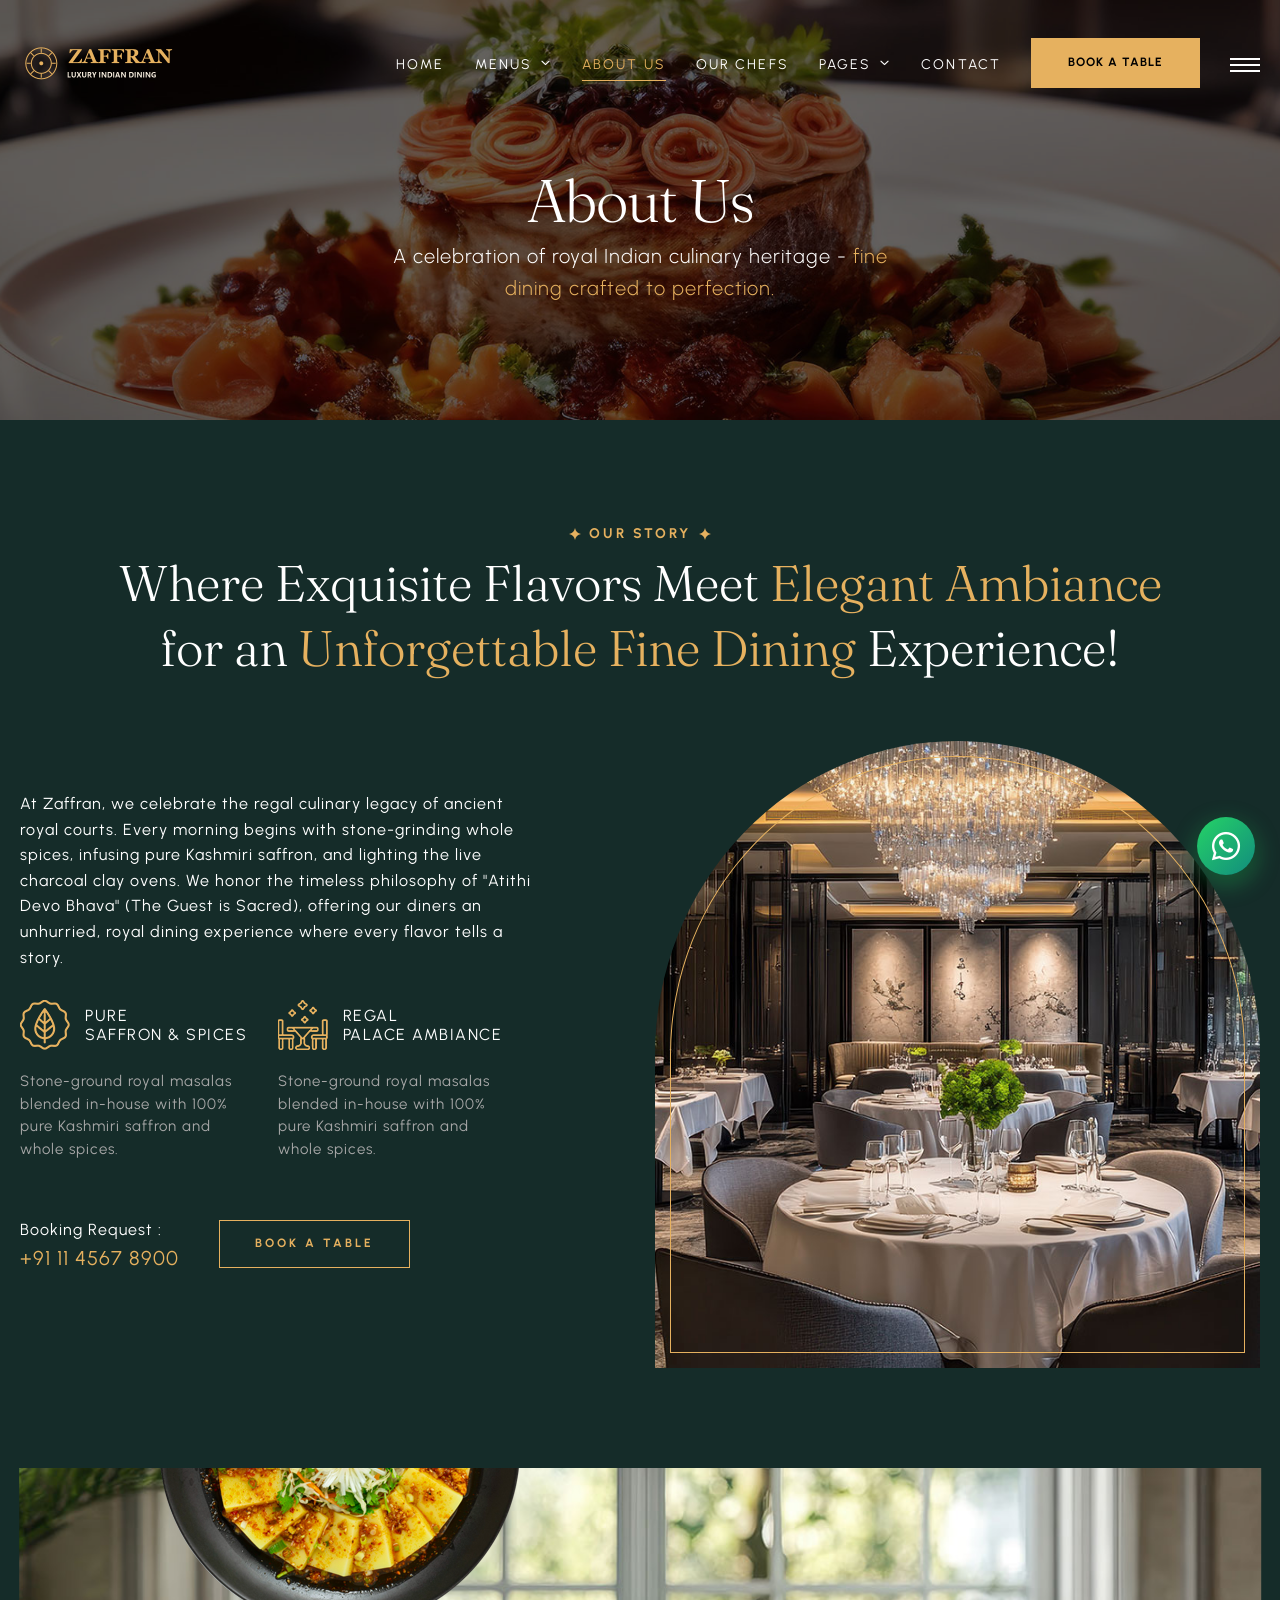
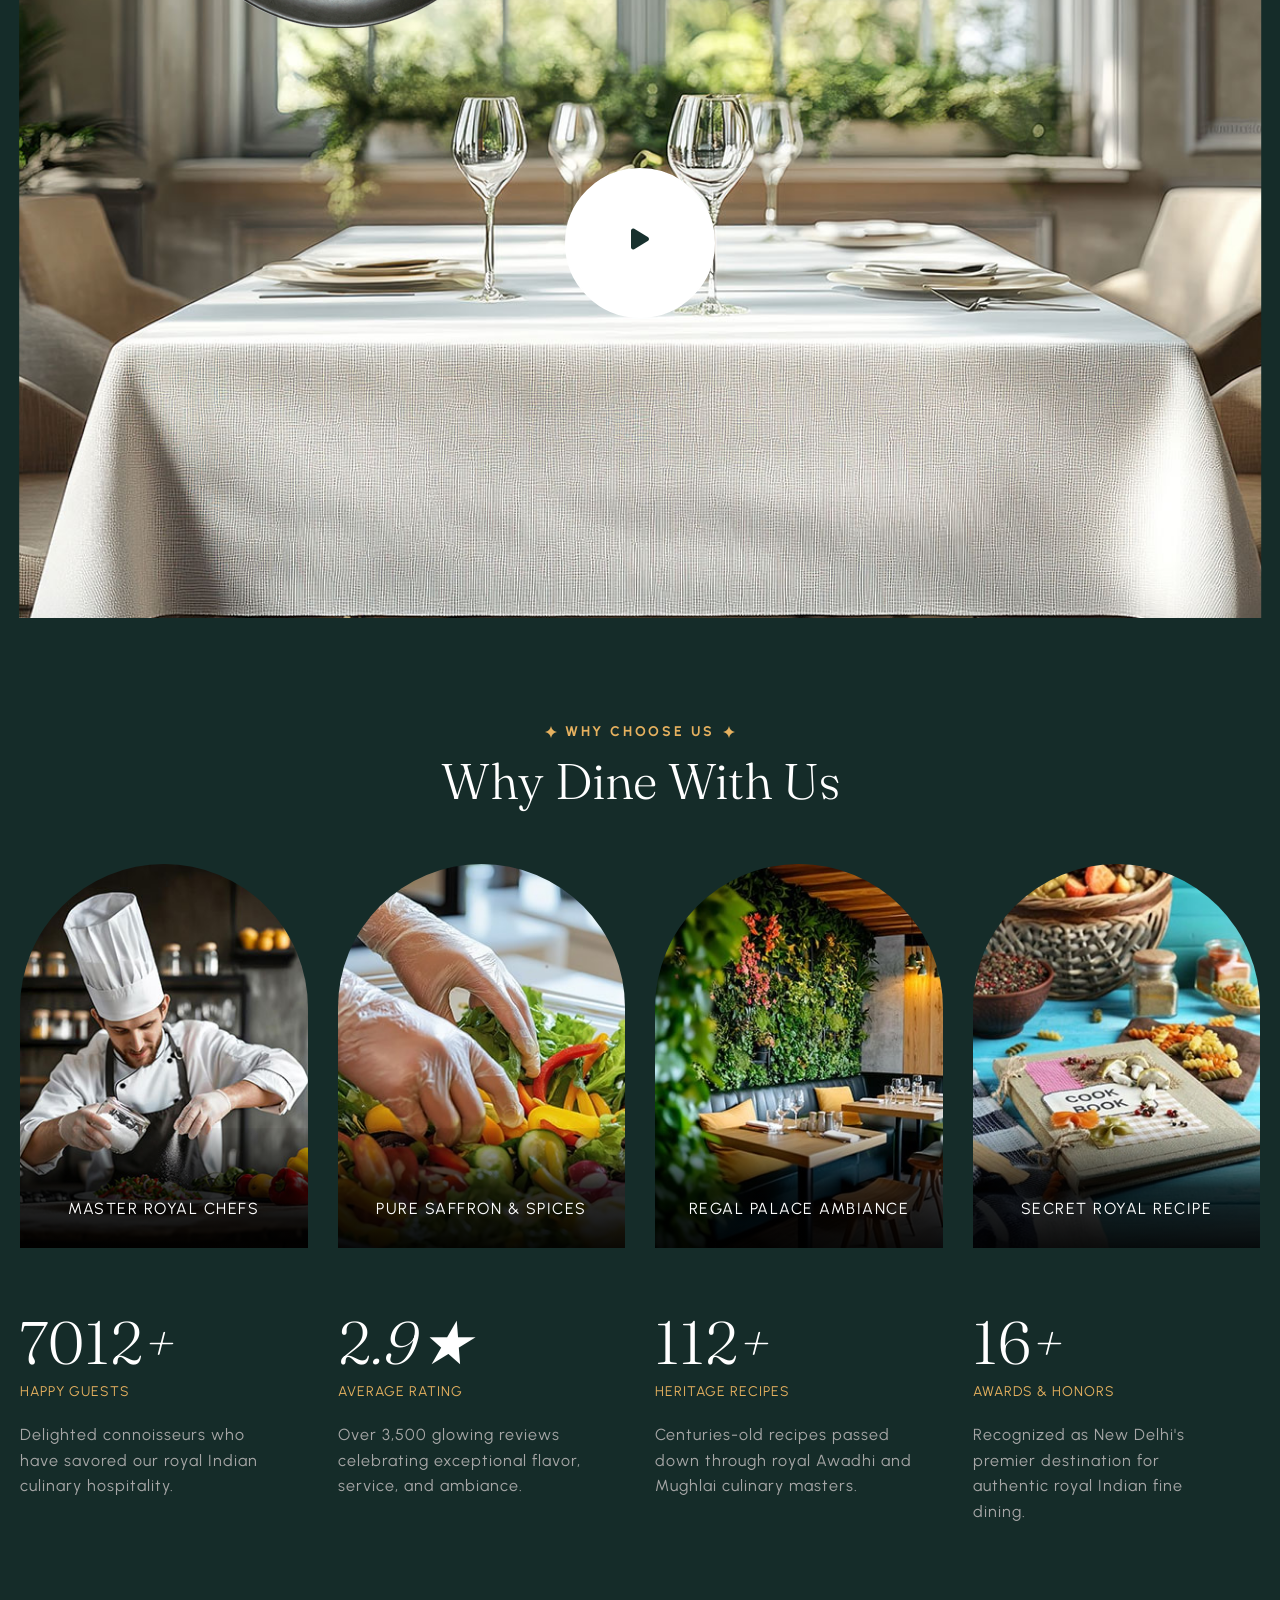
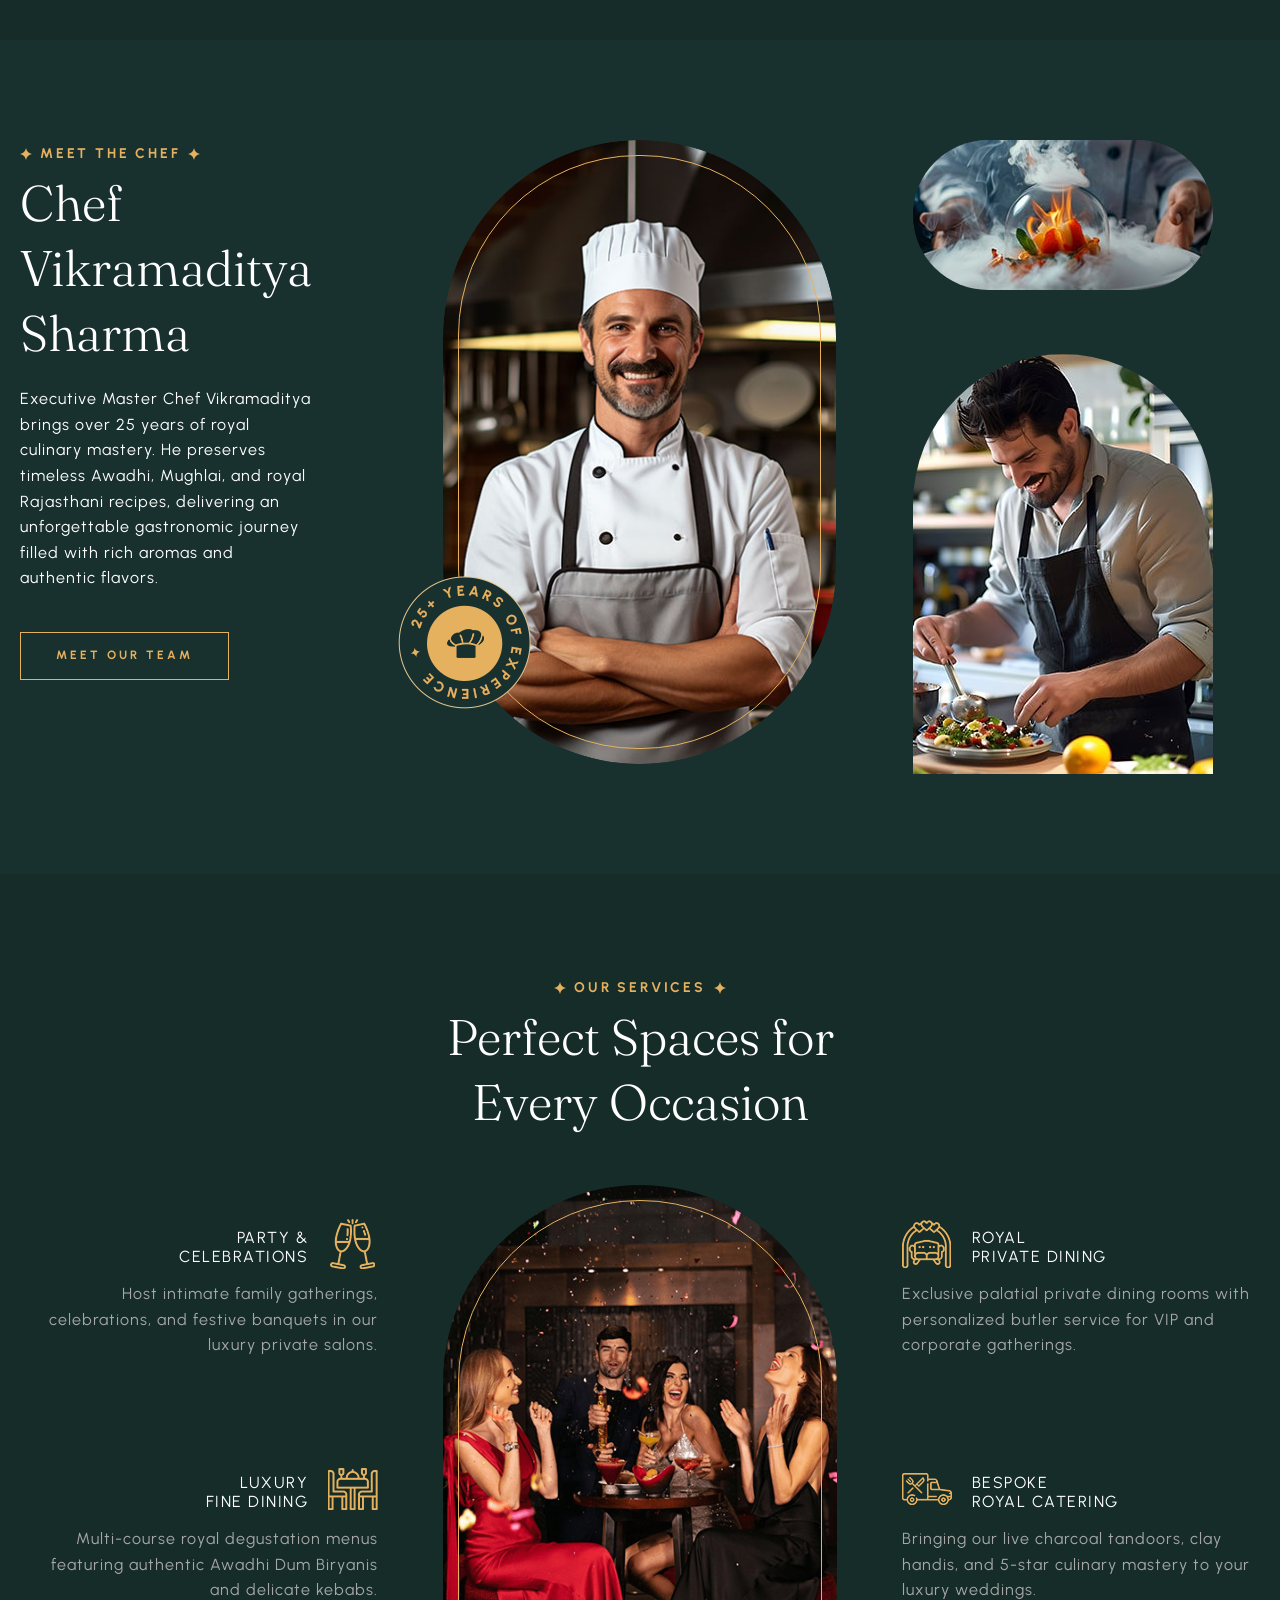
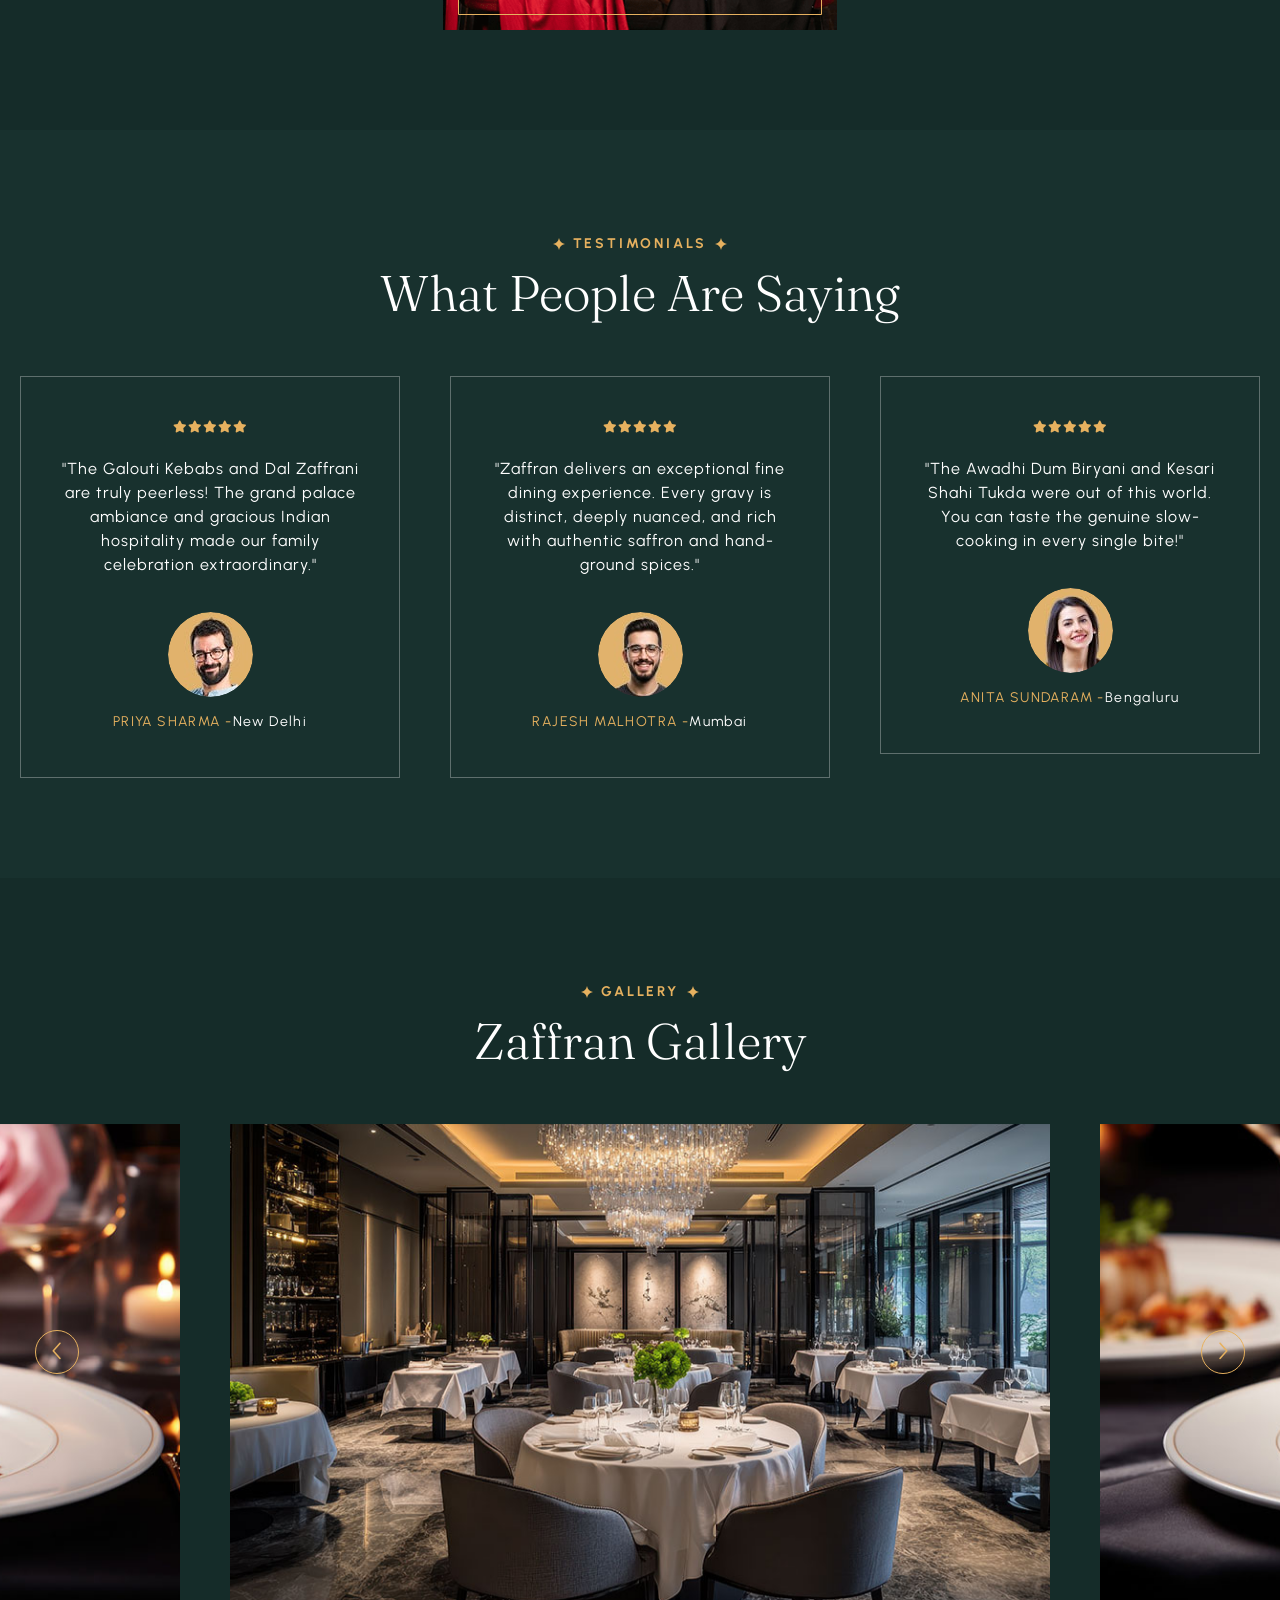
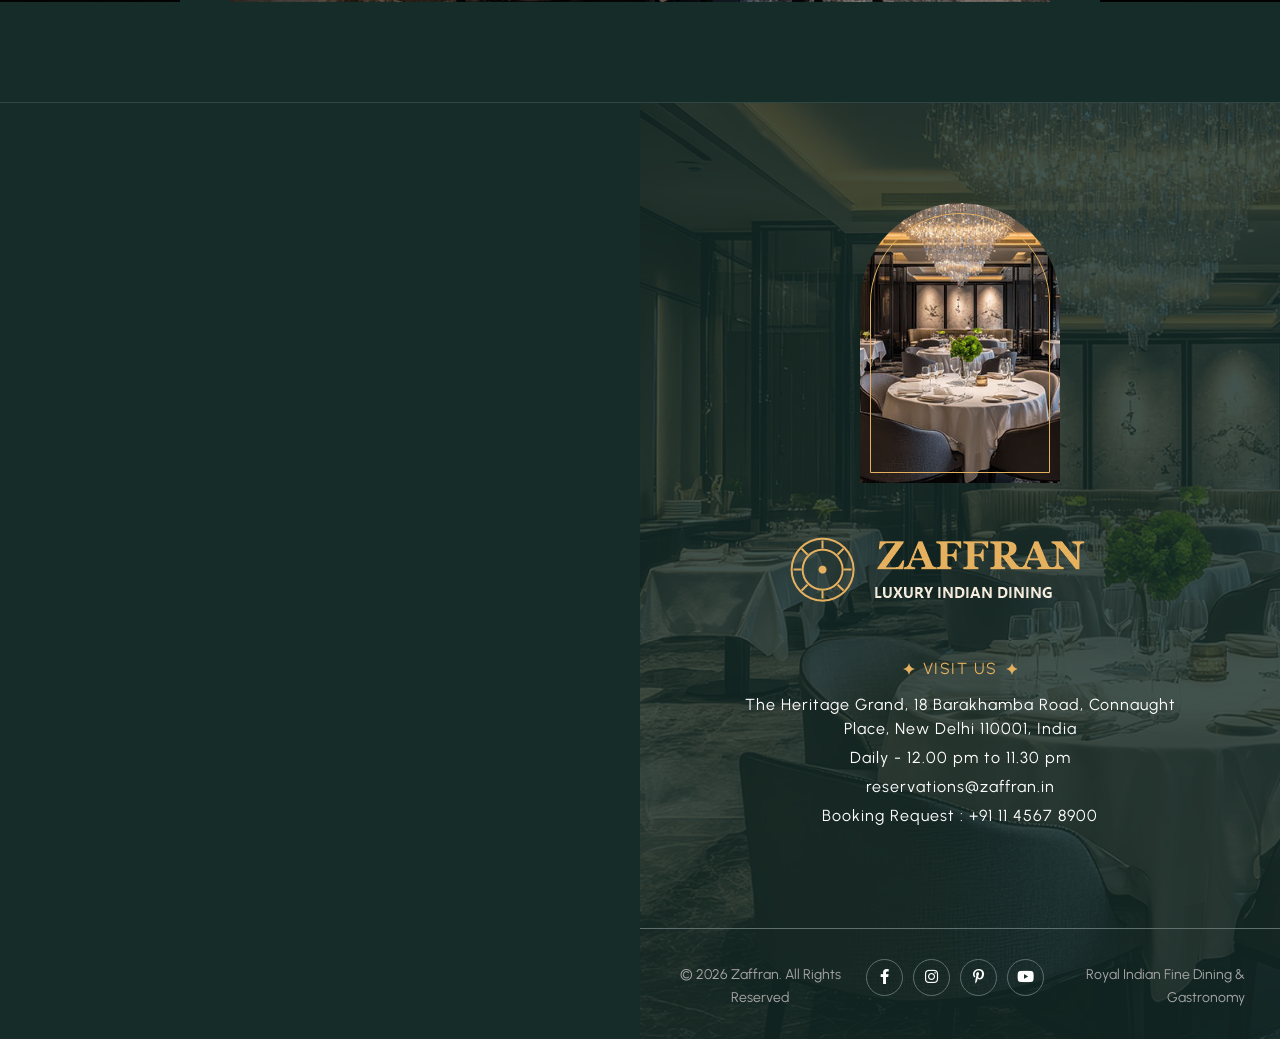
<file: about.html>
<!DOCTYPE html>
<html lang="en">


<head>
<meta charset="utf-8">
<title>About Us | Zaffran - Luxury Indian Fine Dining</title>
<!-- Stylesheets -->
<link href="css/bootstrap.css" rel="stylesheet">
<link href="css/style.css" rel="stylesheet">
<link rel="shortcut icon" href="images/favicon.png" type="image/x-icon">
<link rel="icon" href="images/favicon.png" type="image/x-icon">
<!-- Responsive -->
<meta http-equiv="X-UA-Compatible" content="IE=edge">
<meta name="viewport" content="width=device-width, initial-scale=1.0">
<link href="css/responsive.css" rel="stylesheet">
 


<meta name="description" content="Discover the legacy of Zaffran, New Delhi. Learn about our royal heritage culinary traditions, master chefs, and devotion to authentic Indian gastronomy.">
<link rel="canonical" href="https://zaffran.in/about.html">
<!-- Open Graph / Facebook -->
<meta property="og:type" content="website">
<meta property="og:site_name" content="Zaffran | Luxury Indian Fine Dining">
<meta property="og:title" content="About Us | Zaffran - Luxury Indian Fine Dining">
<meta property="og:description" content="Discover the legacy of Zaffran, New Delhi. Learn about our royal heritage culinary traditions, master chefs, and devotion to authentic Indian gastronomy.">
<meta property="og:image" content="images/resource/restaurant.jpg">
<meta property="og:url" content="https://zaffran.in/about.html">
<!-- Twitter Card -->
<meta name="twitter:card" content="summary_large_image">
<meta name="twitter:title" content="About Us | Zaffran - Luxury Indian Fine Dining">
<meta name="twitter:description" content="Discover the legacy of Zaffran, New Delhi. Learn about our royal heritage culinary traditions, master chefs, and devotion to authentic Indian gastronomy.">
<meta name="twitter:image" content="images/resource/restaurant.jpg">
</head>

<body>
  <div class="page-wrapper"> 
  
    <!-- Preloader -->
    <div class="loader-wrap">
        <div class="preloader">
            <div class="preloader-close">x</div>
            <div id="handle-preloader" class="handle-preloader">
                <div class="animation-preloader">
                    <div class="spinner"></div>
                    <div class="txt-loading">
                        <span data-text-preloader="Z" class="letters-loading">
                            Z
                        </span>
                        <span data-text-preloader="A" class="letters-loading">
                            A
                        </span>
                        <span data-text-preloader="F" class="letters-loading">
                            F
                        </span>
                        <span data-text-preloader="F" class="letters-loading">
                            F
                        </span>
                        <span data-text-preloader="R" class="letters-loading">
                            R
                        </span>
                        <span data-text-preloader="A" class="letters-loading">
                            A
                        </span>
                        <span data-text-preloader="N" class="letters-loading">
                            N
                        </span>
                    </div>
                </div>  
            </div>
        </div>
    </div>
    <!-- Preloader End -->

    <!-- Main Header-->
    <header class="main-header">
        <div class="header-top">
            <div class="auto-container">
                <div class="inner clearfix">
                    <div class="top-left clearfix">
                        <ul class="top-info clearfix">
                            <li><i class="icon far fa-map-marker-alt"></i> The Heritage Grand, Connaught Place, New Delhi 110001</li>
                            <li><i class="icon far fa-clock"></i> Daily : 12.00 pm to 11.30 pm</li>
                        </ul>
                    </div>
                    <div class="top-right clearfix">
                        <ul class="top-info clearfix">
                            <li><a href="tel:+911145678900"><i class="icon far fa-phone"></i> +91 11 4567 8900</a></li>
                            <li><a href="mailto:reservations@zaffran.in"><i class="icon far fa-envelope"></i> reservations@zaffran.in</a></li>
                        </ul>
                    </div>
                </div>
            </div>
        </div>
        <!-- Header Upper -->
        <div class="header-upper">        
            <div class="auto-container">
                <!-- Main Box -->
                <div class="main-box clearfix">
                    <!--Logo-->
                    <div class="logo-box">
                         <div class="logo"><a href="index.html" title="Zaffran - Luxury Indian Fine Dining"><img src="images/logo.png" alt="image" title="Zaffran - Luxury Indian Fine Dining"></a></div>
                    </div>

                    <div class="nav-box clearfix">
                        <!--Nav Outer-->
                        <div class="nav-outer clearfix">         
                            <nav class="main-menu">
                                <ul class="navigation clearfix">
                                    <li><a href="index.html">Home</a></li>
                                    <li class="dropdown has-mega-menu"><a href="menu-list-1.html">Menus</a>
                                        <ul>
                                            <li>
                                                <div class="mega-menu">
                                                    <div class="menu-inner">
                                                        <div class="auto-container">
                                                            <div class="row clearfix">
                                                                <div class="menu-block col-lg-3 col-md-6 col-sm-6">
                                                                    <div class="image"><a href="menu-list-1.html"><img loading="lazy" src="images/resource/menu-1-thumb.jpg" alt="image"></a></div>
                                                                    <div class="title"><a href="menu-list-1.html">Starters & Kebabs</a></div>
                                                                </div>
                                                                <div class="menu-block col-lg-3 col-md-6 col-sm-6">
                                                                    <div class="image"><a href="menu-list-2.html"><img loading="lazy" src="images/resource/menu-2-thumb.jpg" alt="image"></a></div>
                                                                    <div class="title"><a href="menu-list-2.html">Royal Main Course</a></div>
                                                                </div>
                                                                <div class="menu-block col-lg-3 col-md-6 col-sm-6">
                                                                    <div class="image"><a href="menu-list-3.html"><img loading="lazy" src="images/resource/menu-3-thumb.jpg" alt="image"></a></div>
                                                                    <div class="title"><a href="menu-list-3.html">Gourmet Desserts</a></div>
                                                                </div>
                                                                <div class="menu-block col-lg-3 col-md-6 col-sm-6">
                                                                    <div class="image"><a href="menu-list-4.html"><img loading="lazy" src="images/resource/menu-4-thumb.jpg" alt="image"></a></div>
                                                                    <div class="title"><a href="menu-list-4.html">Beverages & Wine</a></div>
                                                                </div>
                                                            </div>
                                                        </div>
                                                    </div>
                                                </div>
                                            </li>
                                        </ul>
                                    </li>
                                    <li class="current"><a href="about.html">About Us</a></li>
                                    <li><a href="our-chef.html">Our chefs</a></li>
                                    <li class="dropdown"><a href="#">Pages</a>
                                        <ul>
                                            <li><a href="gallery-masonry.html">Photo Gallery</a></li>
                                            <li><a href="book-table.html">Table Reservation</a></li>
                                            <li><a href="book-table-option2.html">Private Dining</a></li>
                                            <li><a href="testimonial.html">Guest Reviews</a></li>
                                            <li><a href="blog-list.html">Culinary Chronicles</a></li>
                                        </ul>
                                    </li>
                                    <li><a href="contact-us.html">Contact</a></li>
                                </ul>
                            </nav>
                            <!-- Main Menu End-->
                        </div>
                        <!--Nav Outer End-->

                        <div class="links-box clearfix">
                            <div class="link link-btn">
                                <a href="book-table.html" class="theme-btn btn-style-one clearfix">
                                    <span class="btn-wrap">
                                        <span class="text-one">Book a table</span>
                                        <span class="text-two">Book a table</span>
                                    </span>
                                </a>
                            </div>
                            <div class="link info-toggler">
                                <button class="info-btn">
                                    <span class="hamburger">
                                        <span class="top-bun"></span>
                                        <span class="meat"></span>
                                        <span class="bottom-bun"></span>
                                    </span>
                                </button>
                            </div>
                        </div>

                        <!-- Hidden Nav Toggler -->
                        <div class="nav-toggler">
                            <button class="hidden-bar-opener">
                                <span class="hamburger">
                                    <span class="top-bun"></span>
                                    <span class="meat"></span>
                                    <span class="bottom-bun"></span>
                                </span>
                            </button>
                        </div>

                    </div>

                </div>
            </div>
        </div>
    </header>
    <!--End Main Header -->

    
    <!--Menu Backdrop-->
    <div class="menu-backdrop"></div>

    <!-- Hidden Navigation Bar -->
    <section class="hidden-bar">
        <!-- Hidden Bar Wrapper -->
        <div class="inner-box">
            <div class="cross-icon hidden-bar-closer"><span class="far fa-close"></span></div>
            <div class="logo-box"><a href="index.html" title="Zaffran - Luxury Indian Fine Dining"><img src="images/resource/sidebar-logo.png" alt="image" title="Zaffran - Luxury Indian Fine Dining"></a></div>
            
            <!-- .Side-menu -->
            <div class="side-menu">
                 <ul class="navigation clearfix">
                    <li><a href="index.html">Home</a></li>
                    <li class="dropdown"><a href="menu-list-1.html">Menus</a>
                        <ul>
                            <li><a href="menu-list-1.html">Starters & Kebabs</a></li>
                            <li><a href="menu-list-2.html">Royal Main Course</a></li>
                            <li><a href="menu-list-3.html">Gourmet Desserts</a></li>
                            <li><a href="menu-list-4.html">Beverages & Wine</a></li>
                        </ul>
                    </li>
                    <li class="current"><a href="about.html">About Us</a></li>
                    <li><a href="our-chef.html">Our chefs</a></li>
                    <li class="dropdown"><a href="#">Pages</a>
                                        <ul>
                                            <li><a href="gallery-masonry.html">Photo Gallery</a></li>
                                            <li><a href="book-table.html">Table Reservation</a></li>
                                            <li><a href="book-table-option2.html">Private Dining</a></li>
                                            <li><a href="testimonial.html">Guest Reviews</a></li>
                                            <li><a href="blog-list.html">Culinary Chronicles</a></li>
                                        </ul>
                                    </li>
                    <li><a href="contact-us.html">Contact</a></li>
                </ul>
            </div><!-- /.Side-menu -->
        
        </div><!-- / Hidden Bar Wrapper -->
    </section>
    <!-- / Hidden Bar -->

    <!--Info Back Drop-->
    <div class="info-back-drop"></div>
    
    <!-- Hidden Bar -->
    <section class="info-bar">
        <div class="inner-box">
            <div class="cross-icon"><span class="far fa-close"></span></div>
            <div class="image-box"><img loading="lazy" src="images/resource/sidebar-image.jpg" alt="image" title=""></div>
            <div class="logo-box"><a href="index.html" title="Zaffran - Luxury Indian Fine Dining"><img src="images/resource/sidebar-logo.png" alt="image" title="Zaffran - Luxury Indian Fine Dining"></a></div>

            <h5>Visit Us</h5>
            <ul class="info">
                <li>The Heritage Grand, 18 Barakhamba Road,<br>Connaught Place, New Delhi 110001, India</li>
                <li> <span class="ib-ttl"> Lunch Time </span>- 12.00 pm – 3:30 pm </li>
                <li><span class="ib-ttl"> Dinner Time</span> - 07.00 pm – 11:30 pm</li>
                <li><a href="mailto:reservations@zaffran.in">reservations@zaffran.in</a></li>
            </ul>
            <div class="booking-info">
                <div class="bk-no"><a href="tel:+911145678900">Booking: +91 11 4567 8900</a></div>
            </div>
        </div>
    </section>
    <!--End Hidden Bar -->

    <!-- Inner Banner Section -->
    <section class="inner-banner">
        <div class="image-layer" style="background-image: url(images/background/banner-image-1.jpg);"></div>
        <div class="auto-container">
            <div class="inner">
                <h1>About Us</h1>
                <div class="sub_text"> <p>A celebration of royal Indian culinary heritage - <span class="primary-color">fine dining crafted to perfection.</span></p> </div>
            </div>
        </div>
    </section>
    <!--End Banner Section -->


    <!--Story Section-->
    <section class="story-section section-kt">
        <div class="auto-container">
            <div class="title-box centered">
                <div class="subtitle"><span>our story</span></div>

                <h2>Where Exquisite Flavors Meet <span class="theme_color">Elegant Ambiance</span> for an <span class="theme_color">Unforgettable Fine Dining </span> Experience!</h2>
            </div>
            <div class="row clearfix">
                <!--Col-->
                <div class="text-col col-xl-6 col-lg-6 col-md-12 col-sm-12">
                    <div class="inner wow fadeInLeft" data-wow-duration="1500ms" data-wow-delay="0ms">

                        <div class="text">At Zaffran, we celebrate the regal culinary legacy of ancient royal courts. Every morning begins with stone-grinding whole spices, infusing pure Kashmiri saffron, and lighting the live charcoal clay ovens. We honor the timeless philosophy of "Atithi Devo Bhava" (The Guest is Sacred), offering our diners an unhurried, royal dining experience where every flavor tells a story.</div>

                        <div class="feature-info">

                            <div class="feature-info-box">
                                <div class="feature-title">
                                    <img loading="lazy" src="images/resource/hygienic.png" alt="image">
                                    <h6>Pure <br> Saffron & Spices</h6>
                                </div>
                                <div class="infotext">Stone-ground royal masalas blended in-house with 100% pure Kashmiri saffron and whole spices.</div>
                            </div>

                            <div class="feature-info-box">
                                <div class="feature-title">
                                    <img loading="lazy" src="images/resource/ambiance.png" alt="image">
                                    <h6>Regal <br> Palace Ambiance</h6>
                                </div>
                                <div class="infotext">Stone-ground royal masalas blended in-house with 100% pure Kashmiri saffron and whole spices.</div>
                            </div>

                        </div>

                        <div class="booking-info">
                            <div class="bk-title">Booking Request : <br>
                            <a class="bk-no" href="tel:+911145678900">+91 11 4567 8900</a></div>
                            
                            <div class="link-box">
                                <a href="about.html" class="theme-btn btn-style-two clearfix">
                                    <span class="btn-wrap">
                                        <span class="text-one">book a table</span>
                                        <span class="text-two">book a table</span>
                                    </span>
                                </a>
                            </div>
                            
                        </div>
                    </div>
                </div>
                <!--Col-->
                <div class="image-col col-xl-6 col-lg-6 col-md-12 col-sm-12">
                    <div class="inner wow fadeInRight" data-wow-duration="1500ms" data-wow-delay="0ms">
                        <div class="images parallax-scene-1">
                            <div class="image" data-depth="0.15"><img loading="lazy" src="images/resource/image-1.jpg" alt="image"></div>
                        </div>
                    </div>
                </div>

            </div>
        </div>
    </section>


    <!--Intro Section-->
    <section class="intro-section ">
        <div class="intro-anim-image"><img loading="lazy" src="images/resource/abt_dish.png" alt="image"></div>
        <div class="image-layer" style="background-image: url(images/background/video_bg.jpg);"></div>
        <div class="auto-container">
            <div class="content-box">
                <div class="play-btn"><a href="https://www.youtube.com/watch?v=dZ9O_l1dIzs" class="lightbox-image theme-btn"><span class="icon fa-sharp-duotone fa-solid fa-play"><i class="ripple"></i></span></a></div>
            </div>
        </div>
    </section>

    <!--Why Us Section-->
    <section class="why-us-two section-kt">
        <div class="auto-container">
            <div class="title-box centered">
                <div class="subtitle"><span>why choose us</span></div>
                <h2>Why Dine With Us</h2>
            </div>
            <div class="row clearfix">
                <!--Block-->
                <div class="why-block-two col-xl-3 col-lg-3 col-md-6 col-sm-6 col-xs-12">
                    <div class="inner-box wow fadeInUp" data-wow-duration="1500ms" data-wow-delay="0ms">
                        <div class="image-box"><img loading="lazy" src="images/resource/why1.jpg" alt=""></div>
                        <div class="over-box">
                            <h6>master royal chefs</h6>
                        </div>
                    </div>
                </div>

                <!--Block-->
                <div class="why-block-two col-xl-3 col-lg-3 col-md-6 col-sm-6 col-xs-12">
                    <div class="inner-box wow fadeInUp" data-wow-duration="1500ms" data-wow-delay="300ms">
                        <div class="image-box"><img loading="lazy" src="images/resource/why2.jpg" alt=""></div>
                        <div class="over-box">
                            <h6>pure saffron & spices</h6>
                        </div>
                    </div>
                </div>

                <!--Block-->
                <div class="why-block-two col-xl-3 col-lg-3 col-md-6 col-sm-6 col-xs-12">
                    <div class="inner-box wow fadeInUp" data-wow-duration="1500ms" data-wow-delay="600ms">
                        <div class="image-box"><img loading="lazy" src="images/resource/why3.jpg" alt=""></div>
                        <div class="over-box">
                            <h6>regal palace ambiance</h6>
                        </div>
                    </div>
                </div>

                <!--Block-->
                <div class="why-block-two col-xl-3 col-lg-3 col-md-6 col-sm-6 col-xs-12">
                    <div class="inner-box wow fadeInUp" data-wow-duration="1500ms" data-wow-delay="900ms">
                        <div class="image-box"><img loading="lazy" src="images/resource/why4.jpg" alt=""></div>
                        <div class="over-box">
                            <h6>secret royal recipe</h6>
                        </div>
                    </div>
                </div>

            </div>

            <div class="fact-counter">
                <div class="row clearfix">
                    <div class="fact-block col-lg-3 col-md-6 col-sm-6 col-xs-12">
                        <div class="inner clearfix">
                            <div class="fact-count"><div class="count-box"><span class="count-text" data-stop="15000" data-speed="2000">0</span><i>+</i></div></div>
                            <div class="fact-title">happy guests</div>
                            <p>Delighted connoisseurs who have savored our royal Indian culinary hospitality.</p>
                        </div>
                    </div>
                    <div class="fact-block col-lg-3 col-md-6 col-sm-6 col-xs-12">
                        <div class="inner clearfix">
                            <div class="fact-count"><div class="count-box"><span class="count-text" data-stop="4" data-speed="1500">0</span><i>.9★</i></div></div>
                            <div class="fact-title">average rating</div>
                            <p>Over 3,500 glowing reviews celebrating exceptional flavor, service, and ambiance.</p>
                        </div>
                    </div>
                    <div class="fact-block col-lg-3 col-md-6 col-sm-6 col-xs-12">
                        <div class="inner clearfix">
                            <div class="fact-count"><div class="count-box"><span class="count-text" data-stop="120" data-speed="1000">0</span><i>+</i></div></div>
                            <div class="fact-title">heritage recipes</div>
                            <p>Centuries-old recipes passed down through royal Awadhi and Mughlai culinary masters.</p>
                        </div>
                    </div>
                    <div class="fact-block col-lg-3 col-md-6 col-sm-6 col-xs-12">
                        <div class="inner clearfix">
                            <div class="fact-count"><div class="count-box"><span class="count-text" data-stop="18" data-speed="1000">0</span><i>+</i></div></div>
                            <div class="fact-title">awards & honors</div>
                            <p>Recognized as New Delhi's premier destination for authentic royal Indian fine dining.</p>
                        </div>
                    </div>
                </div>
            </div>
        </div>
    </section>

    <!--chef Section 1-->
    <section class="chef-section-1 section-kt">
        <div class="auto-container">

            <div class="row clearfix">
                <!--Block-->
                <div class="col-xl-4 col-lg-4 col-md-6 col-sm-12">
                    <div class="title-box">
                        <div class="subtitle"><span>meet the chef</span></div>
                        <h2>Chef Vikramaditya Sharma</h2>
                        <p>Executive Master Chef Vikramaditya brings over 25 years of royal culinary mastery. He preserves timeless Awadhi, Mughlai, and royal Rajasthani recipes, delivering an unforgettable gastronomic journey filled with rich aromas and authentic flavors.</p>
                        <div class="link-box">
                            <a href="our-chef.html" class="theme-btn btn-style-two clearfix"><span class="btn-wrap"><span class="text-one">meet our team</span>
                                    <span class="text-two">meet our team</span>
                                </span>
                            </a>
                        </div>
                    </div>
                </div>

                <!--Block-->
                <div class="col-xl-4 col-lg-4 col-md-6 col-sm-12 ">
                    <div class="chef-image image1 parallax-scene-2 " >
                        <img loading="lazy" data-depth="0.15" src="images/resource/mainchef1.jpg" alt="image">
                    </div>
                    <div class="round-stamp">
                        <img loading="lazy" data-depth="0.50" class="stamp_icon" src="images/resource/chefcap.png" alt="image">
                    </div>
                </div>

                <!--Block-->
                <div class="col-xl-4 col-lg-4 col-md-6 col-sm-12">
                    <div class="chef-image image2 parallax-scene-3">
                        <img loading="lazy" data-depth="0.50" src="images/resource/mainchef2.jpg" alt="image">
                    </div>
                    <div class="chef-image image3 parallax-scene-4">
                        <img loading="lazy" data-depth="0.50" src="images/resource/mainchef3.jpg" alt="image">
                    </div>
                </div>


            </div>

        </div>
    </section>

    <!--Services Section-->
    <section class="services-section section-kt">
        <div class="auto-container">
            <div class="title-box centered">
                <div class="subtitle"><span>our services</span></div>
                <h2>Perfect Spaces for <br> Every Occasion</h2>
            </div>
            <div class="row clearfix">
                <div class="s-col col-lg-4 col-md-6 col-sm-12">
                    <div class="inner wow fadeInLeft" data-wow-duration="1500ms" data-wow-delay="0ms">
                        <div class="s-block alternate">
                            <div class="inner">
                                <div class="icon-box"><img loading="lazy" src="images/resource/s-icon-1.png" alt="image" title=""></div>
                                <h6>party & <br> celebrations</h6><div class="text">Host intimate family gatherings, celebrations, and festive banquets in our luxury private salons.</div>
                            </div>
                        </div>
                        <div class="s-block alternate">
                            <div class="inner">
                                <div class="icon-box"><img loading="lazy" src="images/resource/s-icon-2.png" alt="image" title=""></div>
                                <h6>luxury <br> Fine Dining</h6><div class="text">Multi-course royal degustation menus featuring authentic Awadhi Dum Biryanis and delicate kebabs.</div>
                            </div>
                        </div>
                    </div>
                </div>
                <div class="s-col last col-lg-4 col-md-6 col-sm-12">
                    <div class="inner wow fadeInRight" data-wow-duration="1500ms" data-wow-delay="0ms">
                        <div class="s-block ">
                            <div class="inner">
                                <div class="icon-box"><img loading="lazy" src="images/resource/s-icon-3.png" alt="image" title=""></div>
                                <h6>royal <br> private dining</h6><div class="text">Exclusive palatial private dining rooms with personalized butler service for VIP and corporate gatherings.</div>
                            </div>
                        </div>
                        <div class="s-block ">
                            <div class="inner">
                                <div class="icon-box"><img loading="lazy" src="images/resource/s-icon-4.png" alt="image" title=""></div>
                                <h6>bespoke <br> royal catering</h6><div class="text">Bringing our live charcoal tandoors, clay handis, and 5-star culinary mastery to your luxury weddings.</div>
                            </div>
                        </div>
                    </div>
                </div>
                <div class="image-col col-lg-4 col-md-12 col-sm-12">
                    <div class="inner wow fadeInUp" data-wow-duration="1500ms" data-wow-delay="0ms">
                        <div class="image-box"><img loading="lazy" src="images/resource/service-image.png" alt="image" title=""></div>
                    </div>
                </div>
            </div>
        </div>
    </section>

    <!--Testimonials Section-->
    <section class="testimonials-two section-kt">
        <div class="auto-container">
            
            <div class="title-box centered">
                <div class="subtitle"><span>testimonials</span></div>
                <h2>What People Are Saying</h2>
            </div>
            <div class="carousel-box">
                <div class="testimonial-slider owl-theme owl-carousel">
                    <!--Slide Item-->
                    <div class="testi-block">
                        <div class="inner-box">
                            <div class="rating"><span class="fa fa-star"></span><span class="fa fa-star"></span><span class="fa fa-star"></span><span class="fa fa-star"></span><span class="fa fa-star"></span></div>
                            <div class="text">"The Galouti Kebabs and Dal Zaffrani are truly peerless! The grand palace ambiance and gracious Indian hospitality made our family celebration extraordinary."</div>
                            <div class="auth-info">
                                <div class="image"><img loading="lazy" src="images/resource/author-thumb-4.jpg" alt="Priya Sharma"></div>
                                <div class="auth-title">Priya Sharma -<span class="location">New Delhi</span> </div>
                            </div>
                        </div>
                    </div>

                    <!--Slide Item-->
                    <div class="testi-block">
                        <div class="inner-box">
                            <div class="rating"><span class="fa fa-star"></span><span class="fa fa-star"></span><span class="fa fa-star"></span><span class="fa fa-star"></span><span class="fa fa-star"></span></div>
                            <div class="text">"Zaffran delivers an exceptional fine dining experience. Every gravy is distinct, deeply nuanced, and rich with authentic saffron and hand-ground spices."</div>
                            <div class="auth-info">
                                <div class="image"><img loading="lazy" src="images/resource/author-thumb-5.jpg" alt="Rajesh Malhotra"></div>
                                <div class="auth-title">Rajesh Malhotra -<span class="location">Mumbai</span> </div>
                            </div>
                        </div>
                    </div>

                    <!--Slide Item-->
                    <div class="testi-block">
                        <div class="inner-box">
                            <div class="rating"><span class="fa fa-star"></span><span class="fa fa-star"></span><span class="fa fa-star"></span><span class="fa fa-star"></span><span class="fa fa-star"></span></div>
                            <div class="text">"The Awadhi Dum Biryani and Kesari Shahi Tukda were out of this world. You can taste the genuine slow-cooking in every single bite!"</div>
                            <div class="auth-info">
                                <div class="image"><img loading="lazy" src="images/resource/author-thumb-6.jpg" alt="Anita Sundaram"></div>
                                <div class="auth-title">Anita Sundaram -<span class="location">Bengaluru</span> </div>
                            </div>
                        </div>
                    </div>
                </div>
            </div>
        </div>
    </section>

    <!--Gallery Section-->
    <section class="image-gallery section-kt">
        <div class="carousel-box">
            <div class="auto-container">
                <div class="title-box centered">
                    <div class="subtitle"><span>Gallery</span></div>
                    <h2>Zaffran Gallery</h2>
                </div>

                <div class="image-gallery-slider owl-theme owl-carousel">
                    <!--Slide Item-->
                    <div class="gallery-block">
                        <div class="image"><a href="images/gallery/gallery-1-big.jpg" class="lightbox-image" data-fancybox="gallery"><img loading="lazy" src="images/gallery/gallery-1-sm.jpg" alt="image"></a></div>
                    </div>

                    <!--Slide Item-->
                    <div class="gallery-block">
                        <div class="image"><a href="images/gallery/gallery-2-big.jpg" class="lightbox-image" data-fancybox="gallery"><img loading="lazy" src="images/gallery/gallery-2-sm.jpg" alt="image"></a></div>
                    </div>

                    <!--Slide Item-->
                    <div class="gallery-block">
                        <div class="image"><a href="images/gallery/gallery-3-big.jpg" class="lightbox-image" data-fancybox="gallery"><img loading="lazy" src="images/gallery/gallery-3-sm.jpg" alt="image"></a></div>
                    </div>

                    <!--Slide Item-->
                    <div class="gallery-block">
                        <div class="image"><a href="images/gallery/gallery-4-big.jpg" class="lightbox-image" data-fancybox="gallery"><img loading="lazy" src="images/gallery/gallery-4-sm.jpg" alt="image"></a></div>
                    </div>

                    <!--Slide Item-->
                    <div class="gallery-block">
                        <div class="image"><a href="images/gallery/gallery-1-big.jpg" class="lightbox-image" data-fancybox="gallery"><img loading="lazy" src="images/gallery/gallery-1-sm.jpg" alt="image"></a></div>
                    </div>

                    <!--Slide Item-->
                    <div class="gallery-block">
                        <div class="image"><a href="images/gallery/gallery-2-big.jpg" class="lightbox-image" data-fancybox="gallery"><img loading="lazy" src="images/gallery/gallery-2-sm.jpg" alt="image"></a></div>
                    </div>

                </div>
            </div>
        </div>
    </section>

    <!--Main Footer-->
    <footer class="main-footer">
        <div class="upper-section">
            <div class="fluid-section">
                <div class="row clearfix">
                    <!--Footer Col-->
                    <div class="footer-col footer-map-col col-lg-6 col-md-12 col-sm-12 px-0">
                        <div class="footer-map">
                            <iframe src="https://www.google.com/maps/embed?pb=!1m18!1m12!1m3!1d14008.114878235275!2d77.214472!3d28.632832!2m3!1f0!2f0!3f0!3m2!1i1024!2i768!4f13.1!3m3!1m2!1s0x390cfd37b027d109%3A0x10172778580e8122!2sConnaught%20Place%2C%20New%20Delhi%2C%20Delhi%20110001!5e0!3m2!1sen!2sin!4v1700000000000!5m2!1sen!2sin" width="100%" height="500" style="border:0;" allowfullscreen="" loading="lazy" referrerpolicy="no-referrer-when-downgrade"></iframe>
                        </div>
                    </div>
                    <!--Footer Col-->
                    <div class="footer-col info-col col-lg-6 col-md-12 col-sm-12 px-0">
                        <div class="inner wow fadeInUp" data-wow-delay="0ms" data-wow-duration="1500ms">
                            <div class="content">
                                <div class="footer-image">
                                    <img loading="lazy" src="images/resource/footer-img-1.jpg" alt="image">
                                </div>
                                <div class="logo"><a href="index.html" title="Zaffran - Luxury Indian Fine Dining"><img src="images/logo.png" alt="image" title="Zaffran - Luxury Indian Fine Dining"></a></div>
                                <div class="info">
                                    <h6>visit us </h6>
                                    <ul>
                                        <li>The Heritage Grand, 18 Barakhamba Road, Connaught Place, New Delhi 110001, India</li>
                                        <li>Daily - 12.00 pm to 11.30 pm</li>
                                        <li><a href="mailto:reservations@zaffran.in">reservations@zaffran.in</a></li>
                                        <li><a href="tel:+911145678900">Booking Request : +91 11 4567 8900</a></li>
                                        
                                    </ul>
                                </div>
                            </div>

                            <!-- last footer -->
                            <div class="bottom_footer">
                            <!-- container start -->
                              <div class="auto-container">
                                <!-- row start -->
                                <div class="row clearfix">
                                  <div class="col-lg-4 col-md-4 col-sm-12">
                                      <p>© 2026 Zaffran. All Rights Reserved</p>
                                  </div>

                                  <div class="col-lg-4 col-md-4 col-sm-12">
                                    <ul class="social_media">
                                      <li><a href="https://facebook.com" target="_blank" rel="noopener noreferrer" aria-label="Facebook page"><i class="fa-brands fa-facebook-f"></i></a></li>
                                      <li><a href="https://instagram.com" target="_blank" rel="noopener noreferrer" aria-label="Instagram page"><i class="fa-brands fa-instagram"></i></a></li>
                                      <li><a href="https://pinterest.com" target="_blank" rel="noopener noreferrer" aria-label="Pinterest page"><i class="fa-brands fa-pinterest-p"></i></a></li>
                                      <li><a href="https://youtube.com" target="_blank" rel="noopener noreferrer" aria-label="YouTube channel"><i class="fa-brands fa-youtube"></i></a></li>
                                    </ul>
                                  </div>

                                  <div class="col-lg-4 col-md-4 col-sm-12">
                                      <p class="developer_text">Royal Indian Fine Dining & Gastronomy</p>
                                  </div>
                                </div>
                              <!-- row end -->
                              </div>
                              <!-- container end -->
                            </div>

                        </div>
                    </div>
                    
                </div>
            </div>
        </div>
    </footer>

</div>
<!--End pagewrapper--> 

<!-- Floating WhatsApp Concierge Button -->
<a href="https://wa.me/919810123456?text=Greetings%20Zaffran%20Concierge%2C%20I%20would%20like%20to%20inquire%20about%20a%20table%20reservation." class="floating-whatsapp" target="_blank" rel="noopener noreferrer" aria-label="Chat with Zaffran Concierge on WhatsApp" title="Chat with Zaffran Concierge on WhatsApp">
    <i class="fa-brands fa-whatsapp"></i>
    <span class="whatsapp-tooltip">Chat with Concierge</span>
</a>

<!--Scroll to top-->
<div class="scroll-to-top scroll-to-target" data-target="html"><span class="icon fa fa-angle-up"></span></div>
<!--[if lt IE 9]><script src="https://cdnjs.cloudflare.com/ajax/libs/html5shiv/3.7.3/html5shiv.js"></script><![endif]-->

<script src="js/jquery.js"></script>
<script src="js/popper.min.js"></script>
<script src="js/bootstrap.min.js"></script>
<script src="js/jquery-ui.js"></script>
<script src="js/jquery.fancybox.js"></script>
<script src="js/swiper.js"></script>
<script src="js/owl.js"></script>
<script src="js/appear.js"></script>
<script src="js/wow.js"></script>
<script src="js/parallax.min.js"></script>
<script src="js/custom-script.js"></script>
</body>


</html>
</file>
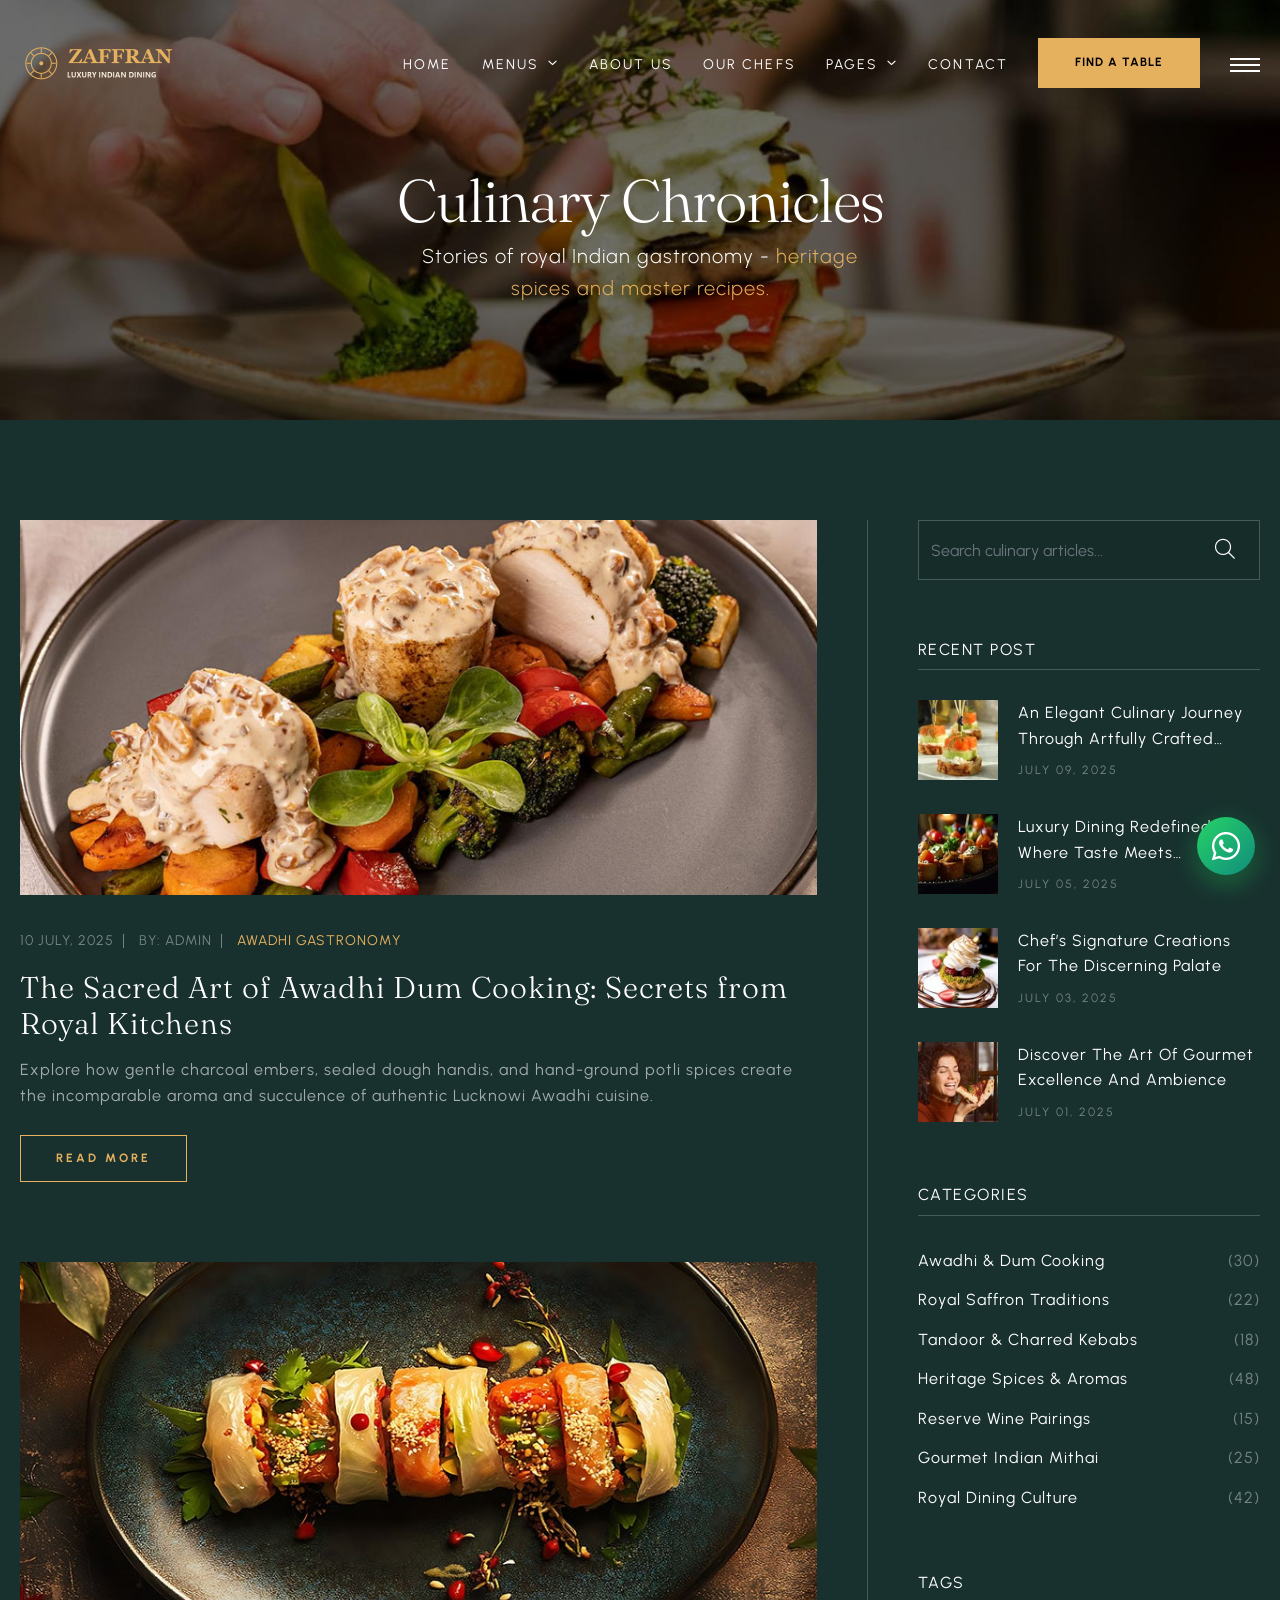
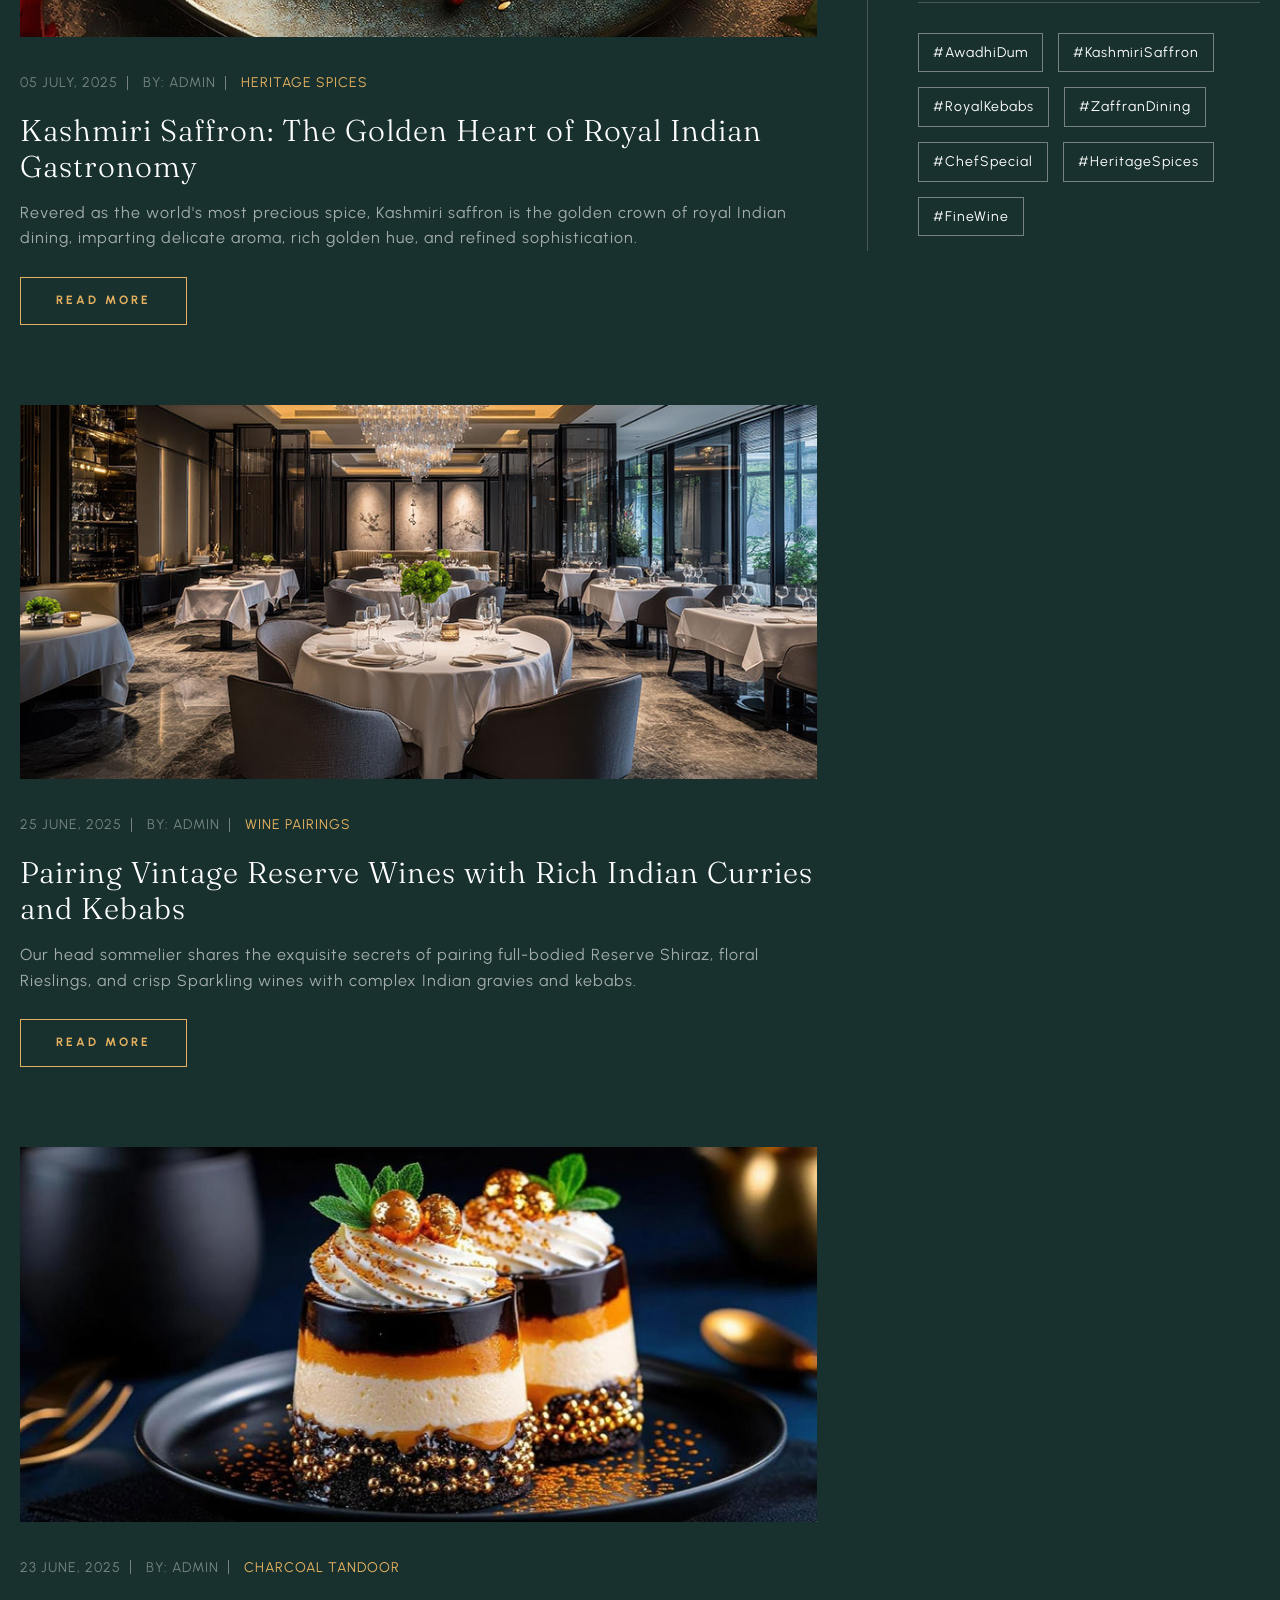
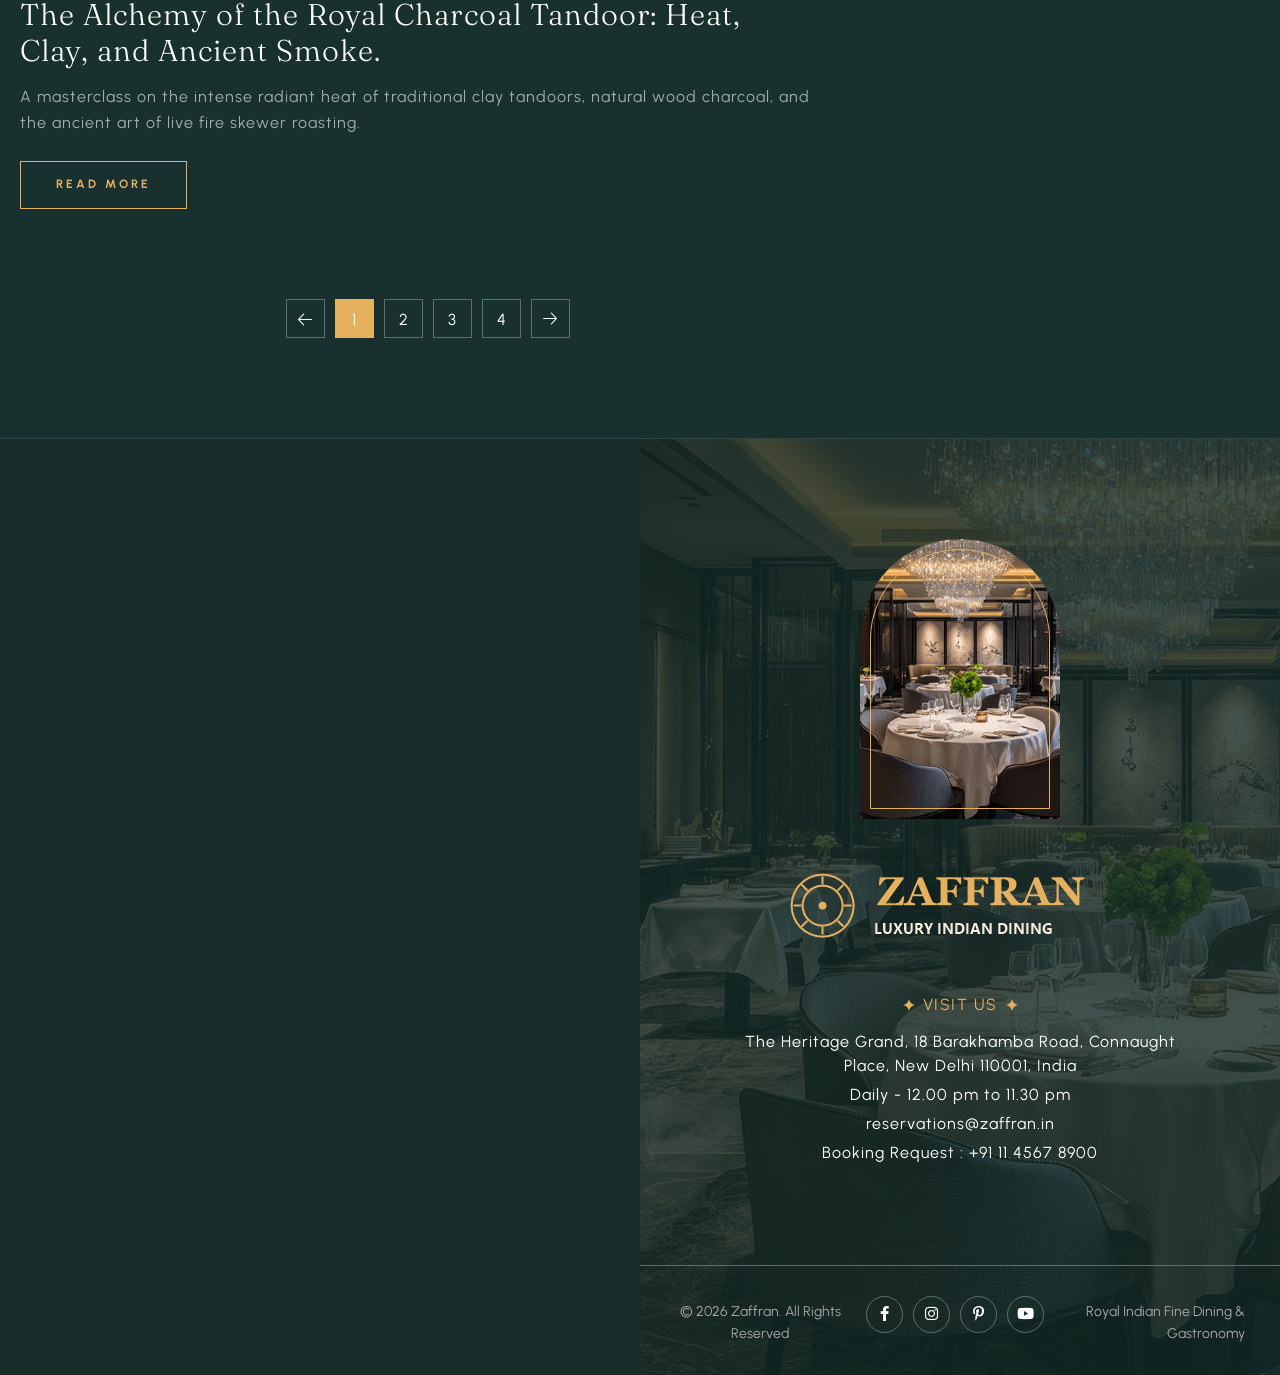
<file: blog-list.html>
<!DOCTYPE html>
<html lang="en">


<head>
<meta charset="utf-8">
<title>Culinary Chronicles & Stories | Zaffran Fine Dining</title>
<!-- Stylesheets -->
<link href="css/bootstrap.css" rel="stylesheet">
<link href="css/style.css" rel="stylesheet">
<link rel="shortcut icon" href="images/favicon.png" type="image/x-icon">
<link rel="icon" href="images/favicon.png" type="image/x-icon">
<!-- Responsive -->
<meta http-equiv="X-UA-Compatible" content="IE=edge">
<meta name="viewport" content="width=device-width, initial-scale=1.0">
<link href="css/responsive.css" rel="stylesheet">
 


<meta name="description" content="Read Culinary Chronicles by Zaffran. Stories of ancient Awadhi dum cooking, Kashmiri saffron harvesting, charcoal tandoor secrets, and wine pairings.">
<link rel="canonical" href="https://zaffran.in/blog-list.html">
<!-- Open Graph / Facebook -->
<meta property="og:type" content="website">
<meta property="og:site_name" content="Zaffran | Luxury Indian Fine Dining">
<meta property="og:title" content="Culinary Chronicles & Stories | Zaffran Fine Dining">
<meta property="og:description" content="Read Culinary Chronicles by Zaffran. Stories of ancient Awadhi dum cooking, Kashmiri saffron harvesting, charcoal tandoor secrets, and wine pairings.">
<meta property="og:image" content="images/resource/restaurant.jpg">
<meta property="og:url" content="https://zaffran.in/blog-list.html">
<!-- Twitter Card -->
<meta name="twitter:card" content="summary_large_image">
<meta name="twitter:title" content="Culinary Chronicles & Stories | Zaffran Fine Dining">
<meta name="twitter:description" content="Read Culinary Chronicles by Zaffran. Stories of ancient Awadhi dum cooking, Kashmiri saffron harvesting, charcoal tandoor secrets, and wine pairings.">
<meta name="twitter:image" content="images/resource/restaurant.jpg">
</head>

<body>
  <div class="page-wrapper"> 
  
    <!-- Preloader -->
    <div class="loader-wrap">
        <div class="preloader">
            <div class="preloader-close">x</div>
            <div id="handle-preloader" class="handle-preloader">
                <div class="animation-preloader">
                    <div class="spinner"></div>
                    <div class="txt-loading">
                        <span data-text-preloader="Z" class="letters-loading">
                            Z
                        </span>
                        <span data-text-preloader="A" class="letters-loading">
                            A
                        </span>
                        <span data-text-preloader="F" class="letters-loading">
                            F
                        </span>
                        <span data-text-preloader="F" class="letters-loading">
                            F
                        </span>
                        <span data-text-preloader="R" class="letters-loading">
                            R
                        </span>
                        <span data-text-preloader="A" class="letters-loading">
                            A
                        </span>
                        <span data-text-preloader="N" class="letters-loading">
                            N
                        </span>
                    </div>
                </div>  
            </div>
        </div>
    </div>
    <!-- Preloader End -->

    <!-- Main Header-->
    <header class="main-header">
        <div class="header-top">
            <div class="auto-container">
                <div class="inner clearfix">
                    <div class="top-left clearfix">
                        <ul class="top-info clearfix">
                            <li><i class="icon far fa-map-marker-alt"></i> The Heritage Grand, Connaught Place, New Delhi 110001</li>
                            <li><i class="icon far fa-clock"></i> Daily : 12.00 pm to 11.30 pm</li>
                        </ul>
                    </div>
                    <div class="top-right clearfix">
                        <ul class="top-info clearfix">
                            <li><a href="tel:+911145678900"><i class="icon far fa-phone"></i> +91 11 4567 8900</a></li>
                            <li><a href="mailto:reservations@zaffran.in"><i class="icon far fa-envelope"></i> reservations@zaffran.in</a></li>
                        </ul>
                    </div>
                </div>
            </div>
        </div>
        <!-- Header Upper -->
        <div class="header-upper">        
            <div class="auto-container">
                <!-- Main Box -->
                <div class="main-box clearfix">
                    <!--Logo-->
                    <div class="logo-box">
                         <div class="logo"><a href="index.html" title="Zaffran - Luxury Indian Fine Dining"><img src="images/logo.png" alt="image" title="Zaffran - Luxury Indian Fine Dining"></a></div>
                    </div>

                    <div class="nav-box clearfix">
                        <!--Nav Outer-->
                        <div class="nav-outer clearfix">         
                            <nav class="main-menu">
                                <ul class="navigation clearfix">
                                    <li><a href="index.html">Home</a></li>
                                    <li class="dropdown has-mega-menu"><a href="menu-list-1.html">Menus</a>
                                        <ul>
                                            <li>
                                                <div class="mega-menu">
                                                    <div class="menu-inner">
                                                        <div class="auto-container">
                                                            <div class="row clearfix">
                                                                <div class="menu-block col-lg-3 col-md-6 col-sm-6">
                                                                    <div class="image"><a href="menu-list-1.html"><img loading="lazy" src="images/resource/menu-1-thumb.jpg" alt="image"></a></div>
                                                                    <div class="title"><a href="menu-list-1.html">Starters & Kebabs</a></div>
                                                                </div>
                                                                <div class="menu-block col-lg-3 col-md-6 col-sm-6">
                                                                    <div class="image"><a href="menu-list-2.html"><img loading="lazy" src="images/resource/menu-2-thumb.jpg" alt="image"></a></div>
                                                                    <div class="title"><a href="menu-list-2.html">Royal Main Course</a></div>
                                                                </div>
                                                                <div class="menu-block col-lg-3 col-md-6 col-sm-6">
                                                                    <div class="image"><a href="menu-list-3.html"><img loading="lazy" src="images/resource/menu-3-thumb.jpg" alt="image"></a></div>
                                                                    <div class="title"><a href="menu-list-3.html">Gourmet Desserts</a></div>
                                                                </div>
                                                                <div class="menu-block col-lg-3 col-md-6 col-sm-6">
                                                                    <div class="image"><a href="menu-list-4.html"><img loading="lazy" src="images/resource/menu-4-thumb.jpg" alt="image"></a></div>
                                                                    <div class="title"><a href="menu-list-4.html">Beverages & Wine</a></div>
                                                                </div>
                                                            </div>
                                                        </div>
                                                    </div>
                                                </div>
                                            </li>
                                        </ul>
                                    </li>
                                    <li><a href="about.html">About Us</a></li>
                                    <li><a href="our-chef.html">Our chefs</a></li>
                                    <li class="dropdown"><a href="#">Pages</a>
                                        <ul>
                                            <li><a href="gallery-masonry.html">Photo Gallery</a></li>
                                            <li><a href="book-table.html">Table Reservation</a></li>
                                            <li><a href="book-table-option2.html">Private Dining</a></li>
                                            <li><a href="testimonial.html">Guest Reviews</a></li>
                                            <li><a href="blog-list.html">Culinary Chronicles</a></li>
                                        </ul>
                                    </li>
                                    <li><a href="contact-us.html">Contact</a></li>
                                </ul>
                            </nav>
                            <!-- Main Menu End-->
                        </div>
                        <!--Nav Outer End-->

                        <div class="links-box clearfix">
                            <div class="link link-btn">
                                <a href="book-table.html" class="theme-btn btn-style-one clearfix">
                                    <span class="btn-wrap">
                                        <span class="text-one">find a table</span>
                                        <span class="text-two">find a table</span>
                                    </span>
                                </a>
                            </div>
                            <div class="link info-toggler">
                                <button class="info-btn">
                                    <span class="hamburger">
                                        <span class="top-bun"></span>
                                        <span class="meat"></span>
                                        <span class="bottom-bun"></span>
                                    </span>
                                </button>
                            </div>
                        </div>

                        <!-- Hidden Nav Toggler -->
                        <div class="nav-toggler">
                            <button class="hidden-bar-opener">
                                <span class="hamburger">
                                    <span class="top-bun"></span>
                                    <span class="meat"></span>
                                    <span class="bottom-bun"></span>
                                </span>
                            </button>
                        </div>

                    </div>

                </div>
            </div>
        </div>
    </header>
    <!--End Main Header -->

    <!--Menu Backdrop-->
    <div class="menu-backdrop"></div>

    <!-- Hidden Navigation Bar -->
    <section class="hidden-bar">
        <!-- Hidden Bar Wrapper -->
        <div class="inner-box">
            <div class="cross-icon hidden-bar-closer"><span class="far fa-close"></span></div>
            <div class="logo-box"><a href="index.html" title="Zaffran - Luxury Indian Fine Dining"><img src="images/resource/sidebar-logo.png" alt="image" title="Zaffran - Luxury Indian Fine Dining"></a></div>
            
            <!-- .Side-menu -->
            <div class="side-menu">
                 <ul class="navigation clearfix">
                    <li><a href="index.html">Home</a></li>
                    <li class="dropdown"><a href="menu-list-1.html">Menus</a>
                        <ul>
                            <li><a href="menu-list-1.html">Starters & Kebabs</a></li>
                            <li><a href="menu-list-2.html">Royal Main Course</a></li>
                            <li><a href="menu-list-3.html">Gourmet Desserts</a></li>
                            <li><a href="menu-list-4.html">Beverages & Wine</a></li>
                        </ul>
                    </li>
                    <li><a href="about.html">About Us</a></li>
                    <li ><a href="our-chef.html">Our chefs</a></li>
                    <li class="dropdown"><a href="#">Pages</a>
                                        <ul>
                                            <li><a href="gallery-masonry.html">Photo Gallery</a></li>
                                            <li><a href="book-table.html">Table Reservation</a></li>
                                            <li><a href="book-table-option2.html">Private Dining</a></li>
                                            <li><a href="testimonial.html">Guest Reviews</a></li>
                                            <li><a href="blog-list.html">Culinary Chronicles</a></li>
                                        </ul>
                                    </li>
                    <li><a href="contact-us.html">Contact</a></li>
                </ul>
            </div><!-- /.Side-menu -->
        
        </div><!-- / Hidden Bar Wrapper -->
    </section>
    <!-- / Hidden Bar -->

    <!--Info Back Drop-->
    <div class="info-back-drop"></div>
    
    <!-- Hidden Bar -->
    <section class="info-bar">
        <div class="inner-box">
            <div class="cross-icon"><span class="far fa-close"></span></div>
            <div class="image-box"><img loading="lazy" src="images/resource/sidebar-image.jpg" alt="image" title=""></div>
            <div class="logo-box"><a href="index.html" title="Zaffran - Luxury Indian Fine Dining"><img src="images/resource/sidebar-logo.png" alt="image" title="Zaffran - Luxury Indian Fine Dining"></a></div>

            <h5>Visit Us</h5>
            <ul class="info">
                <li>The Heritage Grand, 18 Barakhamba Road,<br>Connaught Place, New Delhi 110001, India</li>
                <li> <span class="ib-ttl"> Lunch Time </span>- 12.00 pm – 3:30 pm </li>
                <li><span class="ib-ttl"> Dinner Time</span> - 07.00 pm – 11:30 pm</li>
                <li><a href="mailto:reservations@zaffran.in">reservations@zaffran.in</a></li>
            </ul>
            <div class="booking-info">
                <div class="bk-no"><a href="tel:+911145678900">Booking: +91 11 4567 8900</a></div>
            </div>
        </div>
    </section>
    <!--End Hidden Bar -->

    <!-- Inner Banner Section -->
    <section class="inner-banner">
        <div class="image-layer" style="background-image: url(images/background/banner-image-7.jpg);"></div>
        <div class="auto-container">
            <div class="inner">
                <h1>Culinary Chronicles</h1>
                <div class="sub_text"> <p>Stories of royal Indian gastronomy - <span class="primary-color">heritage spices and master recipes.</span></p> </div>
            </div>
        </div>
    </section>
    <!--End Banner Section -->

    <!-- Main Blog List Section Start-->
    <section class="blog_list_section section-kt">
      <div class="auto-container">
        <div class="row">
            <!-- Blog Left Side -->            
          <div class="col-lg-8">
            <div class="blog_left_side">

                <!-- Blog post -->
                <div class="blog_panel" data-aos="fade-up" data-aos-duration="1500">
                    <div class="main_img">
                        <a href="blog-single-post.html"><img loading="lazy" src="images/resource/blog-list-1.jpg" alt="image"></a>
                    </div>
                    <div class="blog_info">
                        <ul>
                            <li> 10 July, 2025 </li>
                            <li> By: Admin </li>
                            <li> <a href="blog-list.html"> Awadhi Gastronomy </a> </li>
                        </ul>
                        <h4><a href="blog-single-post.html">The Sacred Art of Awadhi Dum Cooking: Secrets from Royal Kitchens</a></h4>
                        <p>Explore how gentle charcoal embers, sealed dough handis, and hand-ground potli spices create the incomparable aroma and succulence of authentic Lucknowi Awadhi cuisine.</p>
                        <div class="link-box">
                            <a href="blog-single-post.html" class="theme-btn btn-style-two clearfix">
                                <span class="btn-wrap">
                                    <span class="text-one">read more</span>
                                    <span class="text-two">read more</span>
                                </span>
                            </a>
                        </div>
                    </div>
                </div>

                <!-- Blog post -->
                <div class="blog_panel" data-aos="fade-up" data-aos-duration="1500">
                    <div class="main_img">
                        <a href="blog-single-post.html"><img loading="lazy" src="images/resource/blog-list-2.jpg" alt="image"></a>
                    </div>
                    <div class="blog_info">
                        <ul>
                            <li> 05 July, 2025 </li>
                            <li> By: Admin </li>
                            <li> <a href="blog-list.html"> Heritage Spices </a> </li>
                        </ul>
                        <h4><a href="blog-single-post.html">Kashmiri Saffron: The Golden Heart of Royal Indian Gastronomy</a></h4>
                        <p>Revered as the world's most precious spice, Kashmiri saffron is the golden crown of royal Indian dining, imparting delicate aroma, rich golden hue, and refined sophistication.</p>
                        <div class="link-box">
                            <a href="blog-single-post.html" class="theme-btn btn-style-two clearfix">
                                <span class="btn-wrap">
                                    <span class="text-one">read more</span>
                                    <span class="text-two">read more</span>
                                </span>
                            </a>
                        </div>
                    </div>
                </div>

                <!-- Blog post -->
                <div class="blog_panel" data-aos="fade-up" data-aos-duration="1500">
                    <div class="main_img">
                        <a href="blog-single-post.html"><img loading="lazy" src="images/resource/blog-list-3.jpg" alt="image"></a>
                    </div>
                    <div class="blog_info">
                        <ul>
                            <li> 25 June, 2025</li>
                            <li> By: Admin </li>
                            <li> <a href="blog-list.html"> Wine Pairings </a> </li>
                        </ul>
                        <h4><a href="blog-single-post.html">Pairing Vintage Reserve Wines with Rich Indian Curries and Kebabs</a></h4>
                        <p>Our head sommelier shares the exquisite secrets of pairing full-bodied Reserve Shiraz, floral Rieslings, and crisp Sparkling wines with complex Indian gravies and kebabs.</p>
                        <div class="link-box">
                            <a href="blog-single-post.html" class="theme-btn btn-style-two clearfix">
                                <span class="btn-wrap">
                                    <span class="text-one">read more</span>
                                    <span class="text-two">read more</span>
                                </span>
                            </a>
                        </div>
                    </div>
                </div>

                <!-- Blog post -->
                <div class="blog_panel" data-aos="fade-up" data-aos-duration="1500">
                    <div class="main_img">
                        <a href="blog-single-post.html"><img loading="lazy" src="images/resource/blog-list-4.jpg" alt="image"></a>
                    </div>
                    <div class="blog_info">
                        <ul>
                            <li> 23 June, 2025 </li>
                            <li> By: Admin </li>
                            <li> <a href="blog-list.html"> Charcoal Tandoor </a> </li>
                        </ul>
                        <h4><a href="blog-single-post.html">The Alchemy of the Royal Charcoal Tandoor: Heat, Clay, and Ancient Smoke.</a></h4>
                        <p>A masterclass on the intense radiant heat of traditional clay tandoors, natural wood charcoal, and the ancient art of live fire skewer roasting.</p>
                        <div class="link-box">
                            <a href="blog-single-post.html" class="theme-btn btn-style-two clearfix">
                                <span class="btn-wrap">
                                    <span class="text-one">read more</span>
                                    <span class="text-two">read more</span>
                                </span>
                            </a>
                        </div>
                    </div>
                </div>
            </div>
          </div>

          <!-- blog Right Side -->
          <div class="col-lg-4">
            <div class="blog_right_side">
              <!-- Search Blog -->
              <div class="blog_search_block bg_box" data-aos="fade-up" data-aos-duration="1500">
                <form action="#" class="zaffran-blog-search-form">
                  <div class="form-group">
                    <div class="form_inner">
                      <input type="text" class="form-control" placeholder="Search culinary articles..." aria-label="Search culinary articles">
                      <button type="submit" aria-label="Search"><i class="fa-light fa-magnifying-glass"></i></button>
                    </div>
                  </div>
                </form>
              </div>
              <!-- Recent Post -->
              <div class="recent_post_block bg_box" data-aos="fade-up" data-aos-duration="1500">
                <h6>Recent Post</h6>
                <ul class="recent_blog_list">
                  <li>
                    <a href="blog-single-post.html">
                      <div class="img">
                        <img loading="lazy" src="images/resource/blog-recent-1.jpg" alt="image">
                      </div>
                      <div class="text">
                        <p>An Elegant Culinary Journey Through Artfully Crafted Dishes</p>
                        <span>July 09, 2025</span>
                      </div>
                    </a>
                  </li>
                  <li>
                    <a href="blog-single-post.html">
                      <div class="img">
                        <img loading="lazy" src="images/resource/blog-recent-2.jpg" alt="image">
                      </div>
                      <div class="text">
                        <p>Luxury Dining Redefined: Where Taste Meets Sophistication</p>
                        <span>July 05, 2025</span>
                      </div>
                    </a>
                  </li>
                  <li>
                    <a href="blog-single-post.html">
                      <div class="img">
                        <img loading="lazy" src="images/resource/blog-recent-3.jpg" alt="image">
                      </div>
                      <div class="text">
                        <p>Chef’s Signature Creations for the Discerning Palate</p>
                        <span>July 03, 2025</span>
                      </div>
                    </a>
                  </li>
                  <li>
                    <a href="blog-single-post.html">
                      <div class="img">
                        <img loading="lazy" src="images/resource/blog-recent-4.jpg" alt="image">
                      </div>
                      <div class="text">
                        <p>Discover the Art of Gourmet Excellence and Ambience</p>
                        <span>July 01, 2025</span>
                      </div>
                    </a>
                  </li>
                </ul>
              </div>

              <!-- Categories List -->
              <div class="categories_block bg_box" data-aos="fade-up" data-aos-duration="1500">
                <h6>Categories</h6>
                <ul>
                  <li>
                    <a href="blog-list.html" class="cat"> Awadhi & Dum Cooking</a>
                    <span>(30)</span>
                  </li>
                  <li>
                    <a href="blog-list.html" class="cat"> Royal Saffron Traditions</a>
                    <span>(22)</span>
                  </li>
                  <li>
                    <a href="blog-list.html" class="cat"> Tandoor & Charred Kebabs</a>
                    <span>(18)</span>
                  </li>
                  <li>
                    <a href="blog-list.html" class="cat"> Heritage Spices & Aromas</a>
                    <span>(48)</span>
                  </li>
                  <li>
                    <a href="blog-list.html" class="cat"> Reserve Wine Pairings</a>
                    <span>(15)</span>
                  </li>
                  <li>
                    <a href="blog-list.html" class="cat"> Gourmet Indian Mithai</a>
                    <span>(25)</span>
                  </li>
                  <li>
                    <a href="blog-list.html" class="cat"> Royal Dining Culture</a>
                    <span>(42)</span>
                  </li>
                </ul>
              </div>

              <!-- Tags Block -->
              <div class="tags_block bg_box" data-aos="fade-up" data-aos-duration="1500">
                <h6>Tags</h6>
                <ul>
                  <li><a href="blog-list.html">#AwadhiDum</a></li>
                  <li><a href="blog-list.html">#KashmiriSaffron</a></li>
                  <li><a href="blog-list.html">#RoyalKebabs</a></li>
                  <li><a href="blog-list.html">#ZaffranDining</a></li>
                  <li><a href="blog-list.html">#ChefSpecial</a></li>
                  <li><a href="blog-list.html">#HeritageSpices</a></li>
                  <li><a href="blog-list.html">#FineWine</a></li>
                </ul>
              </div>
            </div>
          </div>
        </div>

        <!-- Pagination Block Start -->
        <div class="pagination_block" data-aos="fade-up" data-aos-duration="1500">
          <div class="row">
            <div class="col-lg-8">
              <ul>
                <li><a href="#" class="prev"><i class="fa-light fa-arrow-left"></i></a></li>
                <li><a href="#" class="active">1</a></li>
                <li><a href="#">2</a></li>
                <li><a href="#">3</a></li>
                <li><a href="#">4</a></li>
                <li><a href="#" class="next"><i class="fa-light fa-arrow-right"></i></a></li>
              </ul>
            </div>
          </div>
        </div>
        <!-- Pagination Block End -->
      </div>
    </section>
    <!-- Main Blog List Section End-->

    <!--Main Footer-->
    <footer class="main-footer">
        <div class="upper-section">
            <div class="fluid-section">
                <div class="row clearfix">
                    <!--Footer Col-->
                    <div class="footer-col footer-map-col col-lg-6 col-md-12 col-sm-12 px-0">
                        <div class="footer-map">
                            <iframe src="https://www.google.com/maps/embed?pb=!1m18!1m12!1m3!1d14008.114878235275!2d77.214472!3d28.632832!2m3!1f0!2f0!3f0!3m2!1i1024!2i768!4f13.1!3m3!1m2!1s0x390cfd37b027d109%3A0x10172778580e8122!2sConnaught%20Place%2C%20New%20Delhi%2C%20Delhi%20110001!5e0!3m2!1sen!2sin!4v1700000000000!5m2!1sen!2sin" width="100%" height="500" style="border:0;" allowfullscreen="" loading="lazy" referrerpolicy="no-referrer-when-downgrade"></iframe>
                        </div>
                    </div>
                    <!--Footer Col-->
                    <div class="footer-col info-col col-lg-6 col-md-12 col-sm-12 px-0">
                        <div class="inner wow fadeInUp" data-wow-delay="0ms" data-wow-duration="1500ms">
                            <div class="content">
                                <div class="footer-image">
                                    <img loading="lazy" src="images/resource/footer-img-1.jpg" alt="image">
                                </div>
                                <div class="logo"><a href="index.html" title="Zaffran - Luxury Indian Fine Dining"><img src="images/logo.png" alt="image" title="Zaffran - Luxury Indian Fine Dining"></a></div>
                                <div class="info">
                                    <h6>visit us </h6>
                                    <ul>
                                        <li>The Heritage Grand, 18 Barakhamba Road, Connaught Place, New Delhi 110001, India</li>
                                        <li>Daily - 12.00 pm to 11.30 pm</li>
                                        <li><a href="mailto:reservations@zaffran.in">reservations@zaffran.in</a></li>
                                        <li><a href="tel:+911145678900">Booking Request : +91 11 4567 8900</a></li>
                                        
                                    </ul>
                                </div>
                            </div>

                            <!-- last footer -->
                            <div class="bottom_footer">
                            <!-- container start -->
                              <div class="auto-container">
                                <!-- row start -->
                                <div class="row clearfix">
                                  <div class="col-lg-4 col-md-4 col-sm-12">
                                      <p>© 2026 Zaffran. All Rights Reserved</p>
                                  </div>

                                  <div class="col-lg-4 col-md-4 col-sm-12">
                                    <ul class="social_media">
                                      <li><a href="https://facebook.com" target="_blank" rel="noopener noreferrer" aria-label="Facebook page"><i class="fa-brands fa-facebook-f"></i></a></li>
                                      <li><a href="https://instagram.com" target="_blank" rel="noopener noreferrer" aria-label="Instagram page"><i class="fa-brands fa-instagram"></i></a></li>
                                      <li><a href="https://pinterest.com" target="_blank" rel="noopener noreferrer" aria-label="Pinterest page"><i class="fa-brands fa-pinterest-p"></i></a></li>
                                      <li><a href="https://youtube.com" target="_blank" rel="noopener noreferrer" aria-label="YouTube channel"><i class="fa-brands fa-youtube"></i></a></li>
                                    </ul>
                                  </div>

                                  <div class="col-lg-4 col-md-4 col-sm-12">
                                      <p class="developer_text">Royal Indian Fine Dining & Gastronomy</p>
                                  </div>
                                </div>
                              <!-- row end -->
                              </div>
                              <!-- container end -->
                            </div>

                        </div>
                    </div>
                    
                </div>
            </div>
        </div>
    </footer>

</div>
<!--End pagewrapper--> 

<!-- Floating WhatsApp Concierge Button -->
<a href="https://wa.me/919810123456?text=Greetings%20Zaffran%20Concierge%2C%20I%20would%20like%20to%20inquire%20about%20a%20table%20reservation." class="floating-whatsapp" target="_blank" rel="noopener noreferrer" aria-label="Chat with Zaffran Concierge on WhatsApp" title="Chat with Zaffran Concierge on WhatsApp">
    <i class="fa-brands fa-whatsapp"></i>
    <span class="whatsapp-tooltip">Chat with Concierge</span>
</a>

<!--Scroll to top-->
<div class="scroll-to-top scroll-to-target" data-target="html"><span class="icon fa fa-angle-up"></span></div>
<!--[if lt IE 9]><script src="https://cdnjs.cloudflare.com/ajax/libs/html5shiv/3.7.3/html5shiv.js"></script><![endif]-->

<script src="js/jquery.js"></script>
<script src="js/popper.min.js"></script>
<script src="js/bootstrap.min.js"></script>
<script src="js/jquery-ui.js"></script>
<script src="js/jquery.fancybox.js"></script>
<script src="js/swiper.js"></script>
<script src="js/owl.js"></script>
<script src="js/appear.js"></script>
<script src="js/wow.js"></script>
<script src="js/parallax.min.js"></script>
<script src="js/custom-script.js"></script>
</body>


</html>
</file>
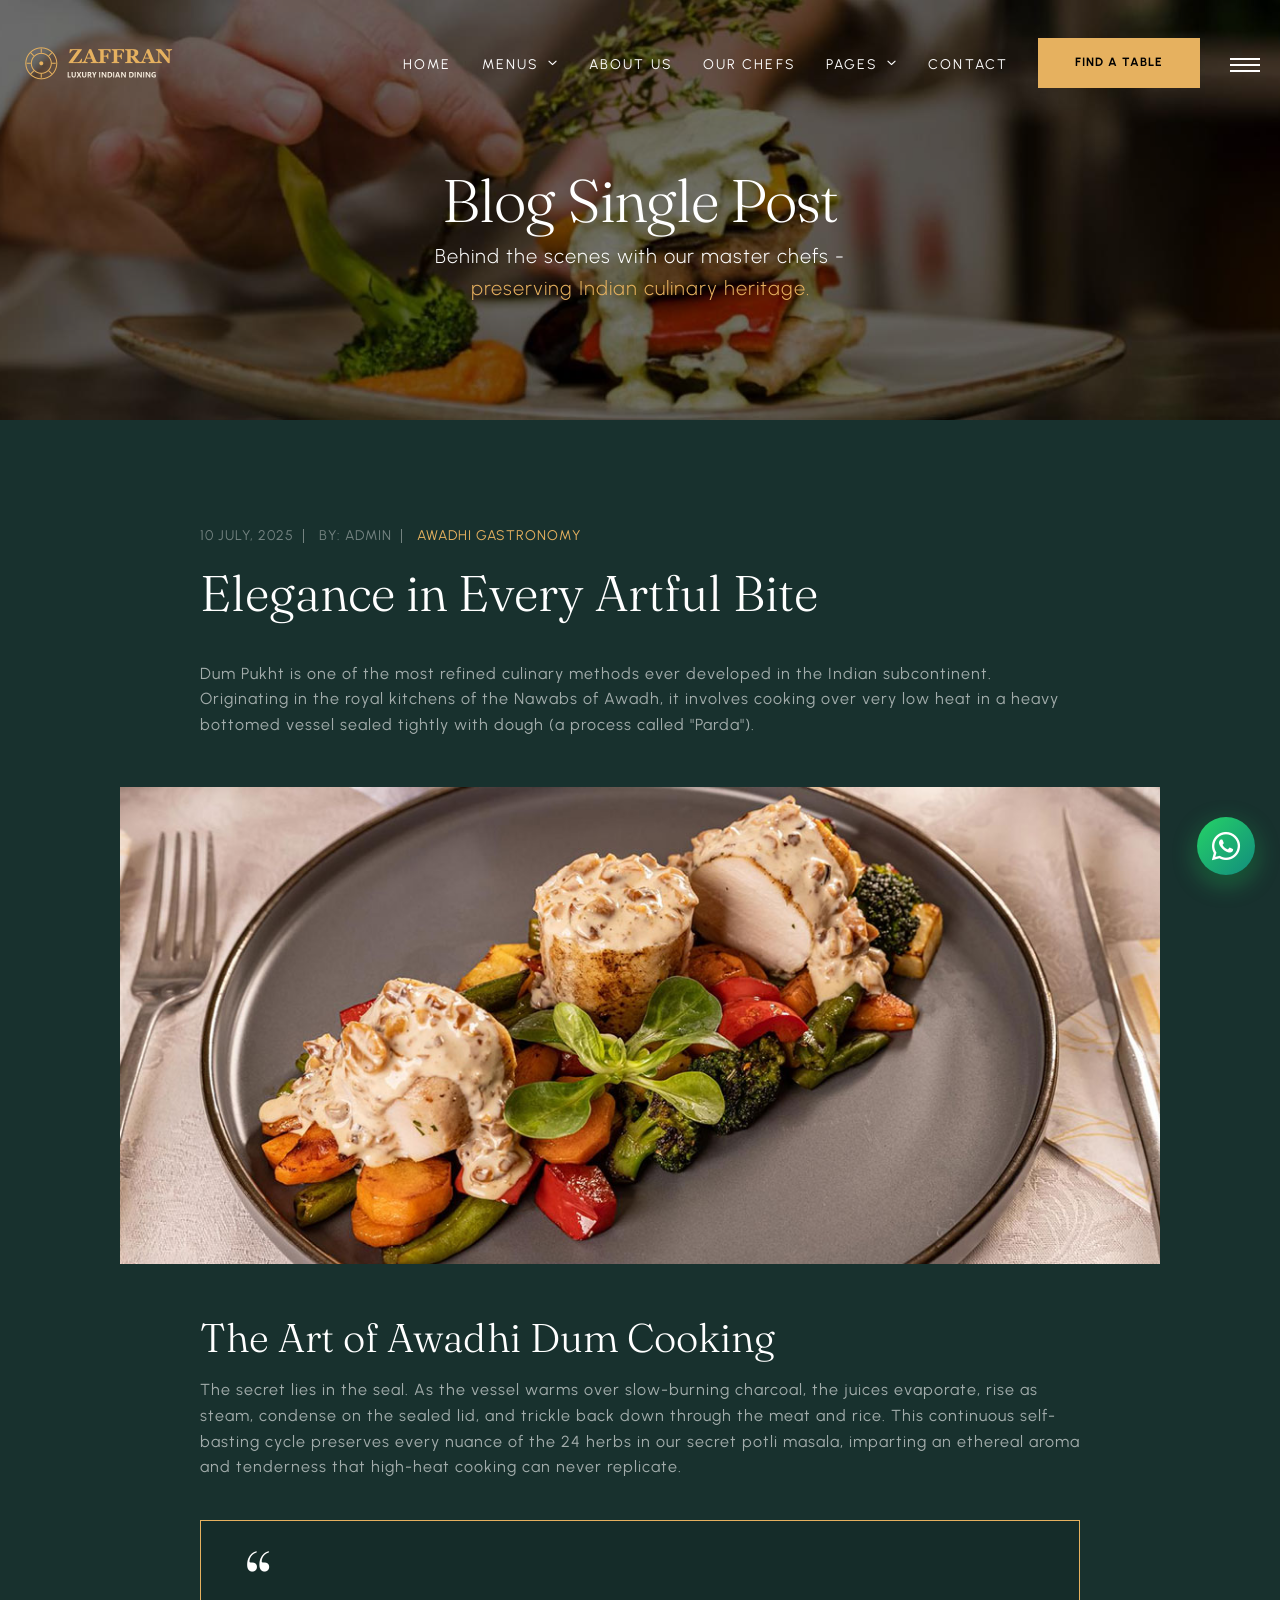
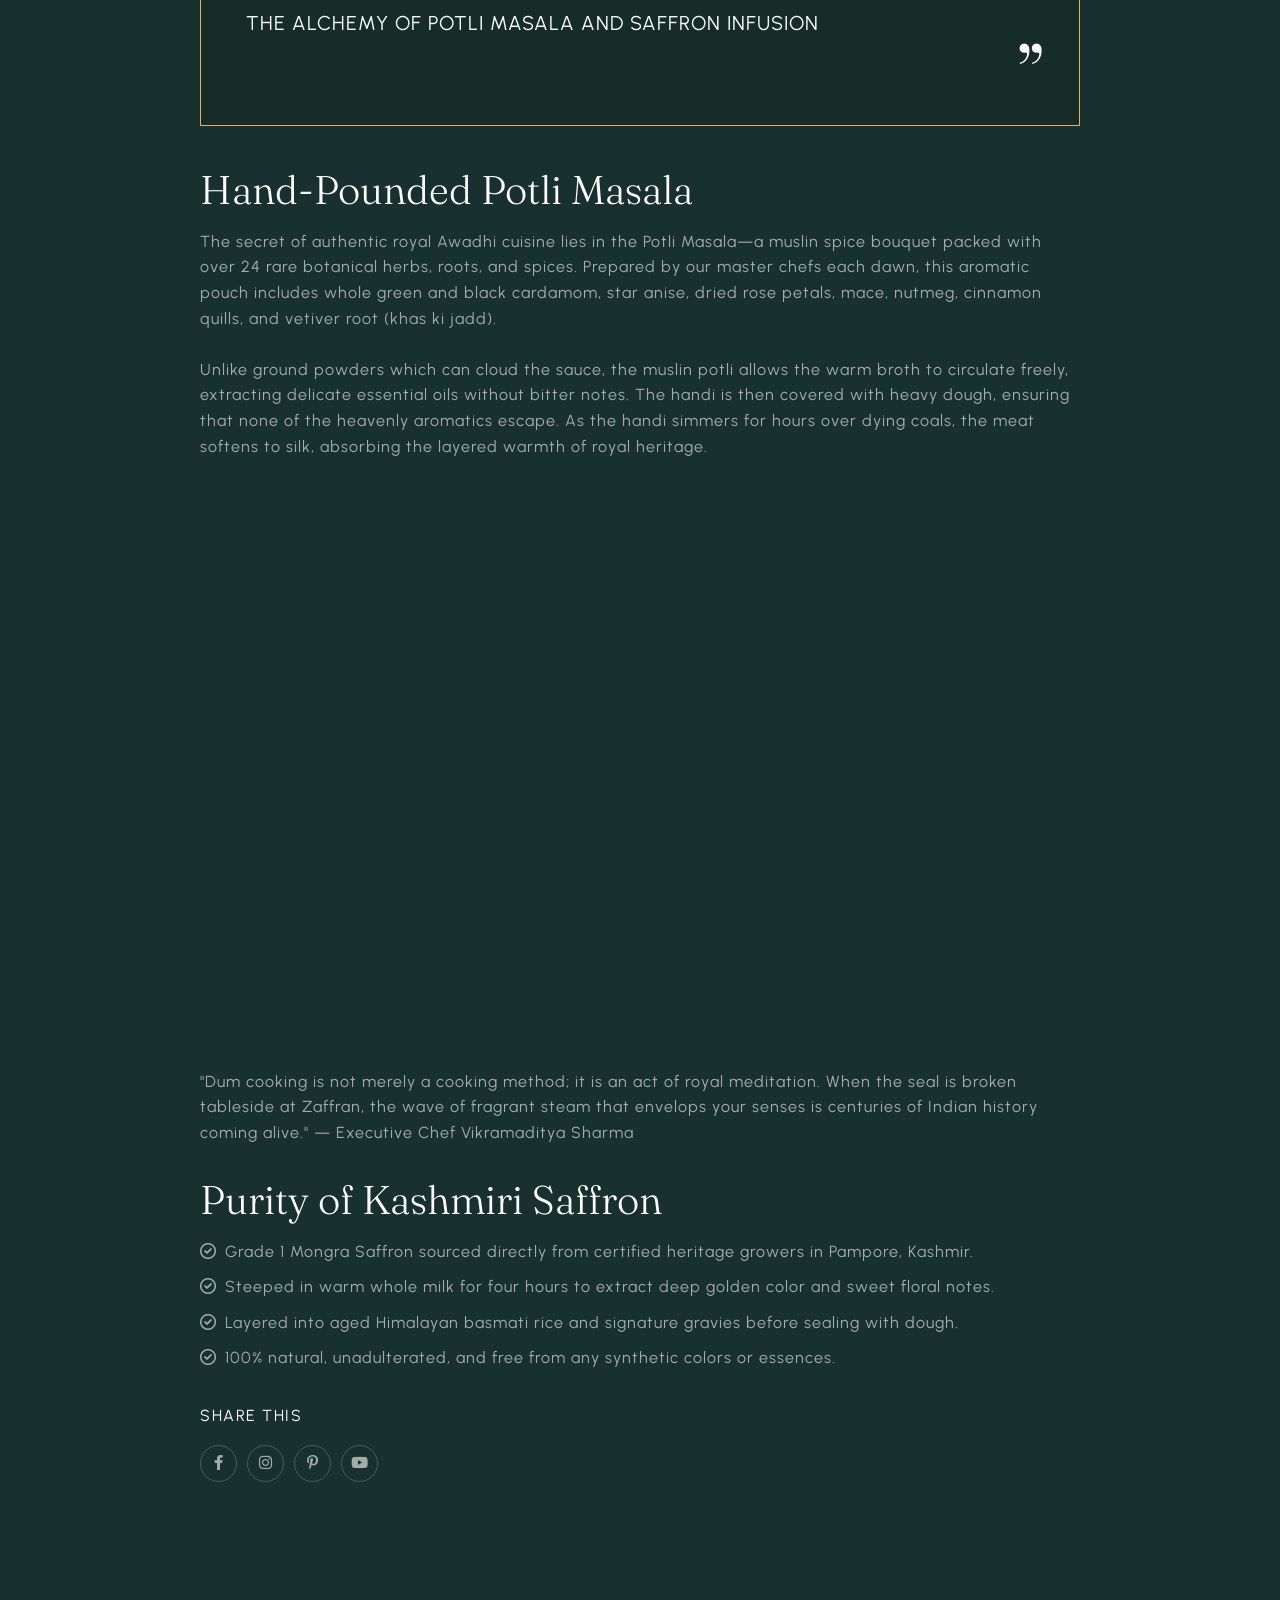
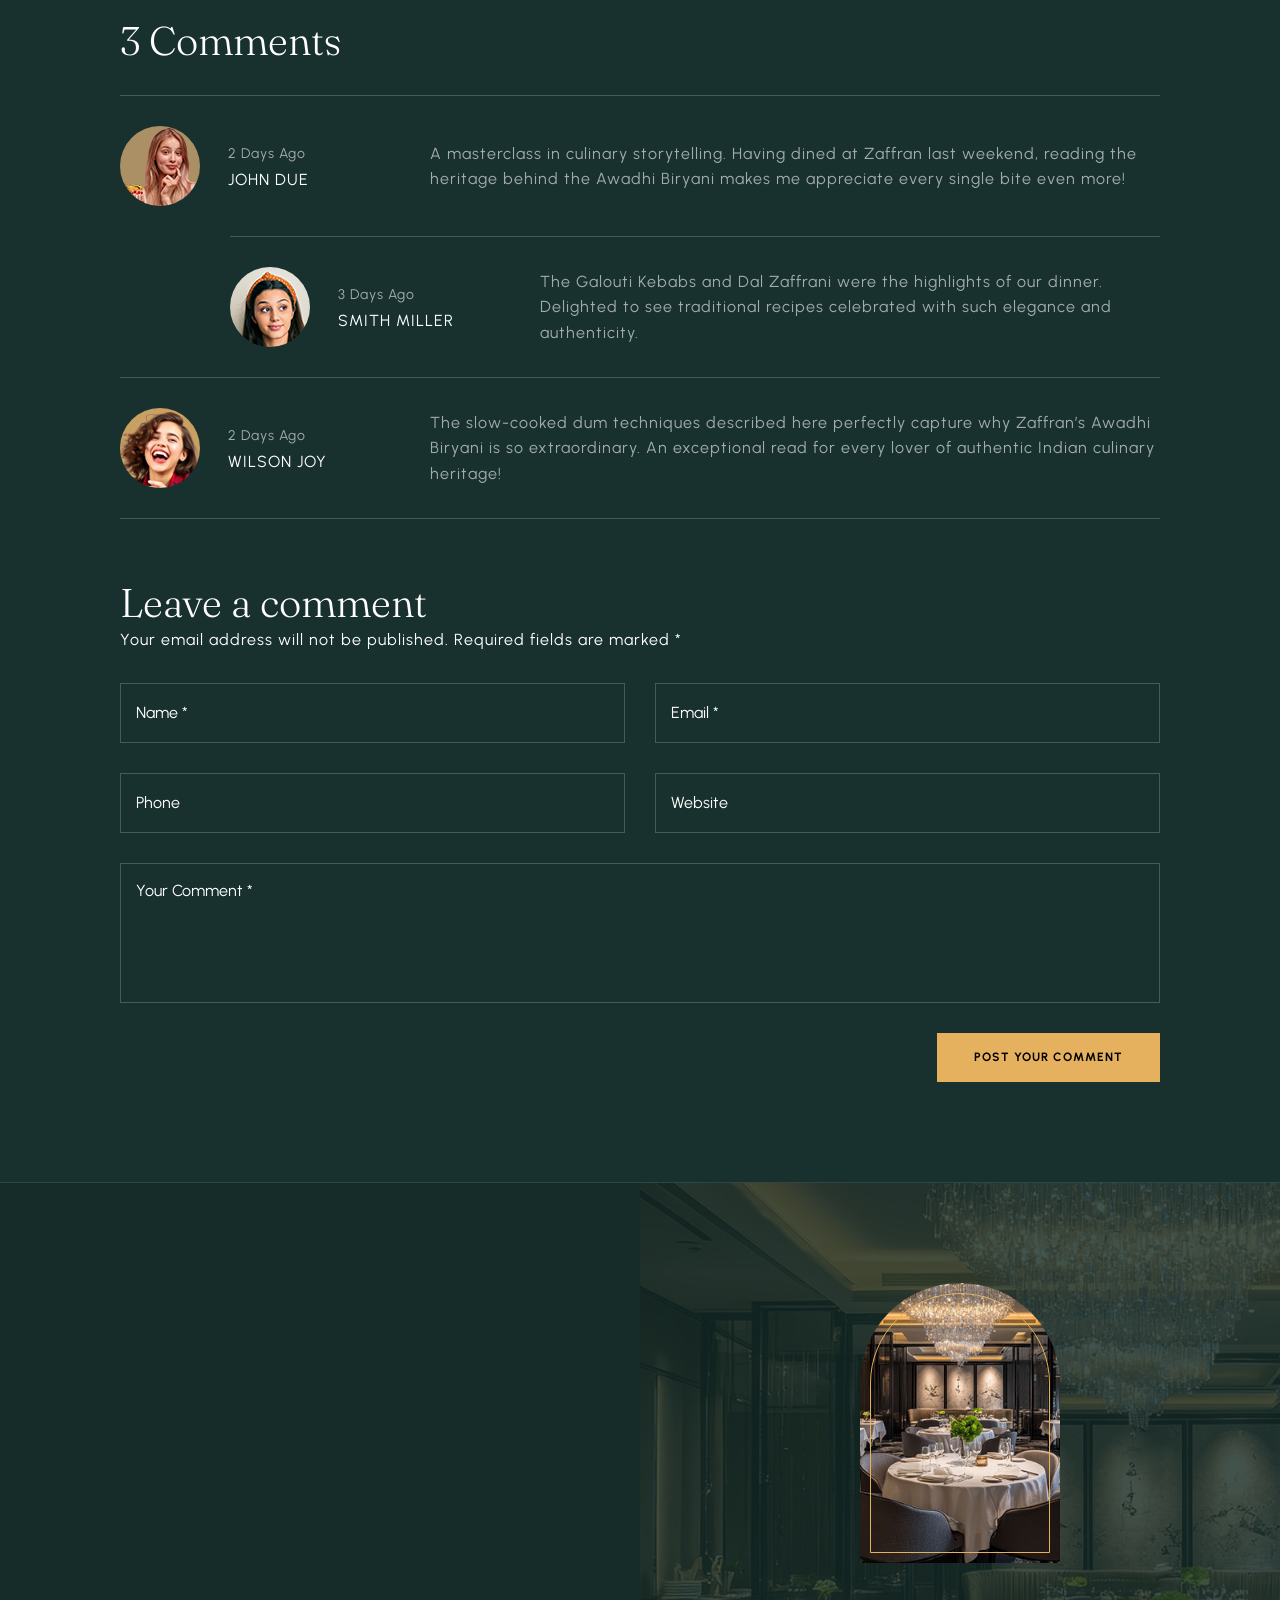
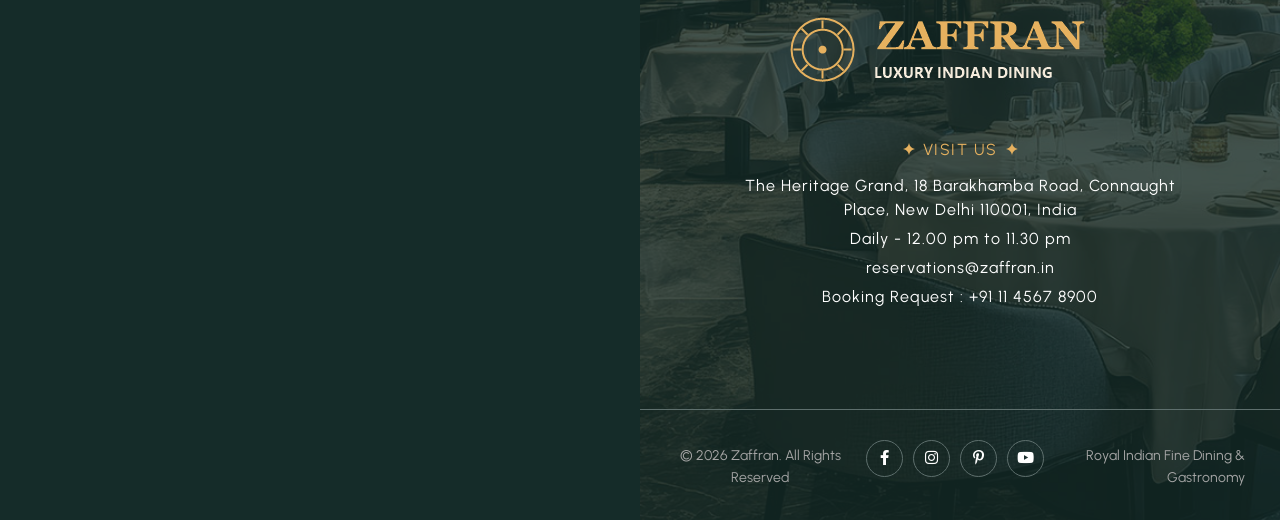
<file: blog-single-post.html>
<!DOCTYPE html>
<html lang="en">


<head>
<meta charset="utf-8">
<title>The Art of Awadhi Dum Cooking | Zaffran Culinary Blog</title>
<!-- Stylesheets -->
<link href="css/bootstrap.css" rel="stylesheet">
<link href="css/style.css" rel="stylesheet">
<link rel="shortcut icon" href="images/favicon.png" type="image/x-icon">
<link rel="icon" href="images/favicon.png" type="image/x-icon">
<!-- Responsive -->
<meta http-equiv="X-UA-Compatible" content="IE=edge">
<meta name="viewport" content="width=device-width, initial-scale=1.0">
<link href="css/responsive.css" rel="stylesheet">
 


<meta name="description" content="The Sacred Art of Awadhi Dum Cooking: Secrets from Royal Kitchens. Discover how clay handis and potli spices create iconic Lucknowi aromas at Zaffran.">
<link rel="canonical" href="https://zaffran.in/blog-single-post.html">
<!-- Open Graph / Facebook -->
<meta property="og:type" content="website">
<meta property="og:site_name" content="Zaffran | Luxury Indian Fine Dining">
<meta property="og:title" content="The Art of Awadhi Dum Cooking | Zaffran Culinary Blog">
<meta property="og:description" content="The Sacred Art of Awadhi Dum Cooking: Secrets from Royal Kitchens. Discover how clay handis and potli spices create iconic Lucknowi aromas at Zaffran.">
<meta property="og:image" content="images/resource/restaurant.jpg">
<meta property="og:url" content="https://zaffran.in/blog-single-post.html">
<!-- Twitter Card -->
<meta name="twitter:card" content="summary_large_image">
<meta name="twitter:title" content="The Art of Awadhi Dum Cooking | Zaffran Culinary Blog">
<meta name="twitter:description" content="The Sacred Art of Awadhi Dum Cooking: Secrets from Royal Kitchens. Discover how clay handis and potli spices create iconic Lucknowi aromas at Zaffran.">
<meta name="twitter:image" content="images/resource/restaurant.jpg">
</head>

<body>
  <div class="page-wrapper"> 
  
    <!-- Preloader -->
    <div class="loader-wrap">
        <div class="preloader">
            <div class="preloader-close">x</div>
            <div id="handle-preloader" class="handle-preloader">
                <div class="animation-preloader">
                    <div class="spinner"></div>
                    <div class="txt-loading">
                        <span data-text-preloader="Z" class="letters-loading">
                            Z
                        </span>
                        <span data-text-preloader="A" class="letters-loading">
                            A
                        </span>
                        <span data-text-preloader="F" class="letters-loading">
                            F
                        </span>
                        <span data-text-preloader="F" class="letters-loading">
                            F
                        </span>
                        <span data-text-preloader="R" class="letters-loading">
                            R
                        </span>
                        <span data-text-preloader="A" class="letters-loading">
                            A
                        </span>
                        <span data-text-preloader="N" class="letters-loading">
                            N
                        </span>
                    </div>
                </div>  
            </div>
        </div>
    </div>
    <!-- Preloader End -->

    <!-- Main Header-->
    <header class="main-header">
        <div class="header-top">
            <div class="auto-container">
                <div class="inner clearfix">
                    <div class="top-left clearfix">
                        <ul class="top-info clearfix">
                            <li><i class="icon far fa-map-marker-alt"></i> The Heritage Grand, Connaught Place, New Delhi 110001</li>
                            <li><i class="icon far fa-clock"></i> Daily : 12.00 pm to 11.30 pm</li>
                        </ul>
                    </div>
                    <div class="top-right clearfix">
                        <ul class="top-info clearfix">
                            <li><a href="tel:+911145678900"><i class="icon far fa-phone"></i> +91 11 4567 8900</a></li>
                            <li><a href="mailto:reservations@zaffran.in"><i class="icon far fa-envelope"></i> reservations@zaffran.in</a></li>
                        </ul>
                    </div>
                </div>
            </div>
        </div>
        <!-- Header Upper -->
        <div class="header-upper">        
            <div class="auto-container">
                <!-- Main Box -->
                <div class="main-box clearfix">
                    <!--Logo-->
                    <div class="logo-box">
                         <div class="logo"><a href="index.html" title="Zaffran - Luxury Indian Fine Dining"><img src="images/logo.png" alt="image" title="Zaffran - Luxury Indian Fine Dining"></a></div>
                    </div>

                    <div class="nav-box clearfix">
                        <!--Nav Outer-->
                        <div class="nav-outer clearfix">         
                            <nav class="main-menu">
                                <ul class="navigation clearfix">
                                    <li><a href="index.html">Home</a></li>
                                    <li class="dropdown has-mega-menu"><a href="menu-list-1.html">Menus</a>
                                        <ul>
                                            <li>
                                                <div class="mega-menu">
                                                    <div class="menu-inner">
                                                        <div class="auto-container">
                                                            <div class="row clearfix">
                                                                <div class="menu-block col-lg-3 col-md-6 col-sm-6">
                                                                    <div class="image"><a href="menu-list-1.html"><img loading="lazy" src="images/resource/menu-1-thumb.jpg" alt="image"></a></div>
                                                                    <div class="title"><a href="menu-list-1.html">Starters & Kebabs</a></div>
                                                                </div>
                                                                <div class="menu-block col-lg-3 col-md-6 col-sm-6">
                                                                    <div class="image"><a href="menu-list-2.html"><img loading="lazy" src="images/resource/menu-2-thumb.jpg" alt="image"></a></div>
                                                                    <div class="title"><a href="menu-list-2.html">Royal Main Course</a></div>
                                                                </div>
                                                                <div class="menu-block col-lg-3 col-md-6 col-sm-6">
                                                                    <div class="image"><a href="menu-list-3.html"><img loading="lazy" src="images/resource/menu-3-thumb.jpg" alt="image"></a></div>
                                                                    <div class="title"><a href="menu-list-3.html">Gourmet Desserts</a></div>
                                                                </div>
                                                                <div class="menu-block col-lg-3 col-md-6 col-sm-6">
                                                                    <div class="image"><a href="menu-list-4.html"><img loading="lazy" src="images/resource/menu-4-thumb.jpg" alt="image"></a></div>
                                                                    <div class="title"><a href="menu-list-4.html">Beverages & Wine</a></div>
                                                                </div>
                                                            </div>
                                                        </div>
                                                    </div>
                                                </div>
                                            </li>
                                        </ul>
                                    </li>
                                    <li><a href="about.html">About Us</a></li>
                                    <li><a href="our-chef.html">Our chefs</a></li>
                                    <li class="dropdown"><a href="#">Pages</a>
                                        <ul>
                                            <li><a href="gallery-masonry.html">Photo Gallery</a></li>
                                            <li><a href="book-table.html">Table Reservation</a></li>
                                            <li><a href="book-table-option2.html">Private Dining</a></li>
                                            <li><a href="testimonial.html">Guest Reviews</a></li>
                                            <li><a href="blog-list.html">Culinary Chronicles</a></li>
                                        </ul>
                                    </li>
                                    <li><a href="contact-us.html">Contact</a></li>
                                </ul>
                            </nav>
                            <!-- Main Menu End-->
                        </div>
                        <!--Nav Outer End-->

                        <div class="links-box clearfix">
                            <div class="link link-btn">
                                <a href="book-table.html" class="theme-btn btn-style-one clearfix">
                                    <span class="btn-wrap">
                                        <span class="text-one">find a table</span>
                                        <span class="text-two">find a table</span>
                                    </span>
                                </a>
                            </div>
                            <div class="link info-toggler">
                                <button class="info-btn">
                                    <span class="hamburger">
                                        <span class="top-bun"></span>
                                        <span class="meat"></span>
                                        <span class="bottom-bun"></span>
                                    </span>
                                </button>
                            </div>
                        </div>

                        <!-- Hidden Nav Toggler -->
                        <div class="nav-toggler">
                            <button class="hidden-bar-opener">
                                <span class="hamburger">
                                    <span class="top-bun"></span>
                                    <span class="meat"></span>
                                    <span class="bottom-bun"></span>
                                </span>
                            </button>
                        </div>

                    </div>

                </div>
            </div>
        </div>
    </header>
    <!--End Main Header -->

    <!--Menu Backdrop-->
    <div class="menu-backdrop"></div>

    <!-- Hidden Navigation Bar -->
    <section class="hidden-bar">
        <!-- Hidden Bar Wrapper -->
        <div class="inner-box">
            <div class="cross-icon hidden-bar-closer"><span class="far fa-close"></span></div>
            <div class="logo-box"><a href="index.html" title="Zaffran - Luxury Indian Fine Dining"><img src="images/resource/sidebar-logo.png" alt="image" title="Zaffran - Luxury Indian Fine Dining"></a></div>
            
            <!-- .Side-menu -->
            <div class="side-menu">
                 <ul class="navigation clearfix">
                    <li><a href="index.html">Home</a></li>
                    <li class="dropdown"><a href="menu-list-1.html">Menus</a>
                        <ul>
                            <li><a href="menu-list-1.html">Starters & Kebabs</a></li>
                            <li><a href="menu-list-2.html">Royal Main Course</a></li>
                            <li><a href="menu-list-3.html">Gourmet Desserts</a></li>
                            <li><a href="menu-list-4.html">Beverages & Wine</a></li>
                        </ul>
                    </li>
                    <li><a href="about.html">About Us</a></li>
                    <li ><a href="our-chef.html">Our chefs</a></li>
                    <li class="dropdown"><a href="#">Pages</a>
                                        <ul>
                                            <li><a href="gallery-masonry.html">Photo Gallery</a></li>
                                            <li><a href="book-table.html">Table Reservation</a></li>
                                            <li><a href="book-table-option2.html">Private Dining</a></li>
                                            <li><a href="testimonial.html">Guest Reviews</a></li>
                                            <li><a href="blog-list.html">Culinary Chronicles</a></li>
                                        </ul>
                                    </li>
                    <li><a href="contact-us.html">Contact</a></li>
                </ul>
            </div><!-- /.Side-menu -->
        
        </div><!-- / Hidden Bar Wrapper -->
    </section>
    <!-- / Hidden Bar -->

    <!--Info Back Drop-->
    <div class="info-back-drop"></div>
    
    <!-- Hidden Bar -->
    <section class="info-bar">
        <div class="inner-box">
            <div class="cross-icon"><span class="far fa-close"></span></div>
            <div class="image-box"><img loading="lazy" src="images/resource/sidebar-image.jpg" alt="image" title=""></div>
            <div class="logo-box"><a href="index.html" title="Zaffran - Luxury Indian Fine Dining"><img src="images/resource/sidebar-logo.png" alt="image" title="Zaffran - Luxury Indian Fine Dining"></a></div>

            <h5>Visit Us</h5>
            <ul class="info">
                <li>The Heritage Grand, 18 Barakhamba Road,<br>Connaught Place, New Delhi 110001, India</li>
                <li> <span class="ib-ttl"> Lunch Time </span>- 12.00 pm – 3:30 pm </li>
                <li><span class="ib-ttl"> Dinner Time</span> - 07.00 pm – 11:30 pm</li>
                <li><a href="mailto:reservations@zaffran.in">reservations@zaffran.in</a></li>
            </ul>
            <div class="booking-info">
                <div class="bk-no"><a href="tel:+911145678900">Booking: +91 11 4567 8900</a></div>
            </div>
        </div>
    </section>
    <!--End Hidden Bar -->

    <!-- Inner Banner Section -->
    <section class="inner-banner">
        <div class="image-layer" style="background-image: url(images/background/banner-image-7.jpg);"></div>
        <div class="auto-container">
            <div class="inner">
                <h1>Blog Single Post</h1>
                <div class="sub_text"> <p>Behind the scenes with our master chefs - <span class="primary-color">preserving Indian culinary heritage.</span></p> </div>
            </div>
        </div>
    </section>
    <!--End Banner Section -->

    <!-- Blog Details Block Start-->
    <section class="blog_detail_section section-kt" data-aos="fade-up" data-aos-duration="2000" data-aos-delay="200">
      <div class="auto-container">
        <div class="blog_inner_pannel">
            <div class="blog_info info" data-aos="fade-up" data-aos-duration="2000">
                <ul>
                    <li> 10 July, 2025 </li>
                    <li> By: Admin </li>
                    <li> <a href="blog-list.html"> Awadhi Gastronomy </a> </li>
                </ul>

                <h2>Elegance in Every Artful Bite</h2>
                <p>Dum Pukht is one of the most refined culinary methods ever developed in the Indian subcontinent. Originating in the royal kitchens of the Nawabs of Awadh, it involves cooking over very low heat in a heavy bottomed vessel sealed tightly with dough (a process called "Parda").</p>

            </div>
            <div class="main_img" >
                <img loading="lazy" src="images/resource/blog-single.jpg" alt="image">
            </div>
              <div class="info" data-aos="fade-up" data-aos-duration="1500">
                <h3>The Art of Awadhi Dum Cooking</h3>
                <p>The secret lies in the seal. As the vessel warms over slow-burning charcoal, the juices evaporate, rise as steam, condense on the sealed lid, and trickle back down through the meat and rice. This continuous self-basting cycle preserves every nuance of the 24 herbs in our secret potli masala, imparting an ethereal aroma and tenderness that high-heat cooking can never replicate.</p>
              </div>
              <div class="quote_block" data-aos="fade-up" data-aos-duration="1500">
                <span class="q_icon">“</span>
                <h5>The Alchemy of Potli Masala and Saffron Infusion</h5>
                <span class="q_icon">”</span>
              </div>
              <div class="info" data-aos="fade-up" data-aos-duration="1500">
                <h3>Hand-Pounded Potli Masala</h3>
                <p>The secret of authentic royal Awadhi cuisine lies in the Potli Masala—a muslin spice bouquet packed with over 24 rare botanical herbs, roots, and spices. Prepared by our master chefs each dawn, this aromatic pouch includes whole green and black cardamom, star anise, dried rose petals, mace, nutmeg, cinnamon quills, and vetiver root (khas ki jadd). <br> <br>

                Unlike ground powders which can cloud the sauce, the muslin potli allows the warm broth to circulate freely, extracting delicate essential oils without bitter notes. The handi is then covered with heavy dough, ensuring that none of the heavenly aromatics escape. As the handi simmers for hours over dying coals, the meat softens to silk, absorbing the layered warmth of royal heritage.
                </p>
              </div>
              <div class="main_img" data-aos="fade-up" data-aos-duration="1500">
                <iframe style="width: 100%; height: 500px" src="https://www.youtube.com/embed/tgbNymZ7vqY"
                  title="YouTube video player" 
                  allow="accelerometer; autoplay; clipboard-write; encrypted-media; gyroscope; picture-in-picture; web-share"
                  allowfullscreen></iframe>
              </div>
              <div class="info" data-aos="fade-up" data-aos-duration="1500">
                <p>"Dum cooking is not merely a cooking method; it is an act of royal meditation. When the seal is broken tableside at Zaffran, the wave of fragrant steam that envelops your senses is centuries of Indian history coming alive." — Executive Chef Vikramaditya Sharma</p>
              </div>

              <div class="info" data-aos="fade-up" data-aos-duration="1500">
                <h3>Purity of Kashmiri Saffron</h3>

              <ul>
                  <li data-aos="fade-up" data-aos-duration="1500">
                    <p> <span class="icon"><i class="fa-regular fa-circle-check"></i></span> Grade 1 Mongra Saffron sourced directly from certified heritage growers in Pampore, Kashmir. </p>
                  </li>
                  <li data-aos="fade-up" data-aos-duration="1500">
                    <p> <span class="icon"><i class="fa-regular fa-circle-check"></i></span> Steeped in warm whole milk for four hours to extract deep golden color and sweet floral notes. </p>
                  </li>
                  <li data-aos="fade-up" data-aos-duration="1500">
                    <p> <span class="icon"><i class="fa-regular fa-circle-check"></i></span> Layered into aged Himalayan basmati rice and signature gravies before sealing with dough. </p>
                  </li>
                  <li data-aos="fade-up" data-aos-duration="1500">
                    <p> <span class="icon"><i class="fa-regular fa-circle-check"></i></span> 100% natural, unadulterated, and free from any synthetic colors or essences. </p>
                  </li>
                </ul>
              </div>

              <div class="blog_authore" data-aos="fade-up" data-aos-duration="1500">
                <div class="social_media">
                  <h6>Share this</h6>
                  <ul>
                    <li><a href="https://facebook.com" target="_blank" rel="noopener noreferrer" aria-label="Facebook"><i class="fa-brands fa-facebook-f"></i></a></li>
                    <li><a href="https://instagram.com" target="_blank" rel="noopener noreferrer" aria-label="Instagram"><i class="fa-brands fa-instagram"></i></a></li>
                    <li><a href="#"><i class="fa-brands fa-pinterest-p"></i></a></li>
                    <li><a href="https://youtube.com" target="_blank" rel="noopener noreferrer" aria-label="YouTube"><i class="fa-brands fa-youtube"></i></a></li>
                  </ul>
                </div>
              </div>
        </div>
      </div>
    </section>
    <!-- Blog Details Block End-->

    <!-- Comment Section Start-->
    <section class="row_am comment_section">
      <div class="auto-container">
        <div class="blog_cooment_block">
          <div class="posted_cooment">
            <div class="section_title" data-aos="fade-up" data-aos-duration="1500">
              <h3>3 Comments</h3>
            </div>
            <ul>
              <li data-aos="fade-up" data-aos-duration="1500">
                <div class="authore_info">
                  <div class="avtar">
                    <img loading="lazy" src="images/resource/comment1.png" alt="image">
                  </div>
                  <div class="text">
                    <span>2 days ago</span> <br>
                    John Due
                  </div>
                </div>
                <div class="comment">
                  <p>A masterclass in culinary storytelling. Having dined at Zaffran last weekend, reading the heritage behind the Awadhi Biryani makes me appreciate every single bite even more!</p>
                </div>
              </li>
              <li data-aos="fade-up" data-aos-duration="1500" class="replay_comment">
                <div class="authore_info">
                  <div class="avtar">
                    <img loading="lazy" src="images/resource/comment2.png" alt="image">
                  </div>
                  <div class="text">
                    <span>3 days ago</span> <br>
                    Smith Miller
                  </div>
                </div>
                <div class="comment">
                  <p>The Galouti Kebabs and Dal Zaffrani were the highlights of our dinner. Delighted to see traditional recipes celebrated with such elegance and authenticity.</p>
                </div>
              </li>
              <li data-aos="fade-up" data-aos-duration="1500">
                <div class="authore_info">
                  <div class="avtar">
                    <img loading="lazy" src="images/resource/comment3.png" alt="image">
                  </div>
                  <div class="text">
                    <span>2 days ago</span> <br>
                    Wilson Joy
                  </div>
                </div>
                <div class="comment">
                  <p>The slow-cooked dum techniques described here perfectly capture why Zaffran’s Awadhi Biryani is so extraordinary. An exceptional read for every lover of authentic Indian culinary heritage!</p>
                </div>
              </li>
            </ul>
          </div>
          <!-- Comment block Form -->
          <div class="comment_form_section">
            <div class="section_title" data-aos="fade-up" data-aos-duration="1500">
              <h3>Leave a comment</h3>
              <p>Your email address will not be published. Required fields are marked *</p>
            </div>
            <form action="#" class="zaffran-comment-form">
              <div class="row">
                <div class="col-md-6">
                  <div class="form-group">
                    <input type="text" name="authorName" class="form-control" placeholder="Name *" required aria-label="Your Name">
                  </div>
                </div>
                <div class="col-md-6">
                  <div class="form-group">
                    <input type="email" name="authorEmail" class="form-control" placeholder="Email *" required aria-label="Your Email">
                  </div>
                </div>
                <div class="col-md-6">
                  <div class="form-group">
                    <input type="text" name="authorPhone" class="form-control" placeholder="Phone" aria-label="Your Phone">
                  </div>
                </div>
                <div class="col-md-6">
                  <div class="form-group">
                    <input type="text" name="authorWebsite" class="form-control" placeholder="Website" aria-label="Your Website">
                  </div>
                </div>
                <div class="col-md-12">
                  <div class="form-group">
                    <textarea name="commentText" class="form-control" placeholder="Your Comment *" required aria-label="Your Comment"></textarea>
                  </div>
                </div>
                <div class="col-md-12 coment-btn">
                    <button type="submit" class="theme-btn btn-style-one clearfix ">
                        <span class="btn-wrap">
                            <span class="text-one">post your comment</span>
                            <span class="text-two">post your comment</span>
                        </span>
                    </button>

                </div>
              </div>
            </form>
          </div>
        </div>
      </div>
    </section>
    <!-- Comment Section End-->

    <!--Main Footer-->
    <footer class="main-footer">
        <div class="upper-section">
            <div class="fluid-section">
                <div class="row clearfix">
                    <!--Footer Col-->
                    <div class="footer-col footer-map-col col-lg-6 col-md-12 col-sm-12 px-0">
                        <div class="footer-map">
                            <iframe src="https://www.google.com/maps/embed?pb=!1m18!1m12!1m3!1d14008.114878235275!2d77.214472!3d28.632832!2m3!1f0!2f0!3f0!3m2!1i1024!2i768!4f13.1!3m3!1m2!1s0x390cfd37b027d109%3A0x10172778580e8122!2sConnaught%20Place%2C%20New%20Delhi%2C%20Delhi%20110001!5e0!3m2!1sen!2sin!4v1700000000000!5m2!1sen!2sin" width="100%" height="500" style="border:0;" allowfullscreen="" loading="lazy" referrerpolicy="no-referrer-when-downgrade"></iframe>
                        </div>
                    </div>
                    <!--Footer Col-->
                    <div class="footer-col info-col col-lg-6 col-md-12 col-sm-12 px-0">
                        <div class="inner wow fadeInUp" data-wow-delay="0ms" data-wow-duration="1500ms">
                            <div class="content">
                                <div class="footer-image">
                                    <img loading="lazy" src="images/resource/footer-img-1.jpg" alt="image">
                                </div>
                                <div class="logo"><a href="index.html" title="Zaffran - Luxury Indian Fine Dining"><img src="images/logo.png" alt="image" title="Zaffran - Luxury Indian Fine Dining"></a></div>
                                <div class="info">
                                    <h6>visit us </h6>
                                    <ul>
                                        <li>The Heritage Grand, 18 Barakhamba Road, Connaught Place, New Delhi 110001, India</li>
                                        <li>Daily - 12.00 pm to 11.30 pm</li>
                                        <li><a href="mailto:reservations@zaffran.in">reservations@zaffran.in</a></li>
                                        <li><a href="tel:+911145678900">Booking Request : +91 11 4567 8900</a></li>
                                        
                                    </ul>
                                </div>
                            </div>

                            <!-- last footer -->
                            <div class="bottom_footer">
                            <!-- container start -->
                              <div class="auto-container">
                                <!-- row start -->
                                <div class="row clearfix">
                                  <div class="col-lg-4 col-md-4 col-sm-12">
                                      <p>© 2026 Zaffran. All Rights Reserved</p>
                                  </div>

                                  <div class="col-lg-4 col-md-4 col-sm-12">
                                    <ul class="social_media">
                                      <li><a href="https://facebook.com" target="_blank" rel="noopener noreferrer" aria-label="Facebook page"><i class="fa-brands fa-facebook-f"></i></a></li>
                                      <li><a href="https://instagram.com" target="_blank" rel="noopener noreferrer" aria-label="Instagram page"><i class="fa-brands fa-instagram"></i></a></li>
                                      <li><a href="https://pinterest.com" target="_blank" rel="noopener noreferrer" aria-label="Pinterest page"><i class="fa-brands fa-pinterest-p"></i></a></li>
                                      <li><a href="https://youtube.com" target="_blank" rel="noopener noreferrer" aria-label="YouTube channel"><i class="fa-brands fa-youtube"></i></a></li>
                                    </ul>
                                  </div>

                                  <div class="col-lg-4 col-md-4 col-sm-12">
                                      <p class="developer_text">Royal Indian Fine Dining & Gastronomy</p>
                                  </div>
                                </div>
                              <!-- row end -->
                              </div>
                              <!-- container end -->
                            </div>

                        </div>
                    </div>
                    
                </div>
            </div>
        </div>
    </footer>

</div>
<!--End pagewrapper--> 

<!-- Floating WhatsApp Concierge Button -->
<a href="https://wa.me/919810123456?text=Greetings%20Zaffran%20Concierge%2C%20I%20would%20like%20to%20inquire%20about%20a%20table%20reservation." class="floating-whatsapp" target="_blank" rel="noopener noreferrer" aria-label="Chat with Zaffran Concierge on WhatsApp" title="Chat with Zaffran Concierge on WhatsApp">
    <i class="fa-brands fa-whatsapp"></i>
    <span class="whatsapp-tooltip">Chat with Concierge</span>
</a>

<!--Scroll to top-->
<div class="scroll-to-top scroll-to-target" data-target="html"><span class="icon fa fa-angle-up"></span></div>
<!--[if lt IE 9]><script src="https://cdnjs.cloudflare.com/ajax/libs/html5shiv/3.7.3/html5shiv.js"></script><![endif]-->

<script src="js/jquery.js"></script>
<script src="js/popper.min.js"></script>
<script src="js/bootstrap.min.js"></script>
<script src="js/jquery-ui.js"></script>
<script src="js/jquery.fancybox.js"></script>
<script src="js/swiper.js"></script>
<script src="js/owl.js"></script>
<script src="js/appear.js"></script>
<script src="js/wow.js"></script>
<script src="js/parallax.min.js"></script>
<script src="js/custom-script.js"></script>
</body>


</html>
</file>
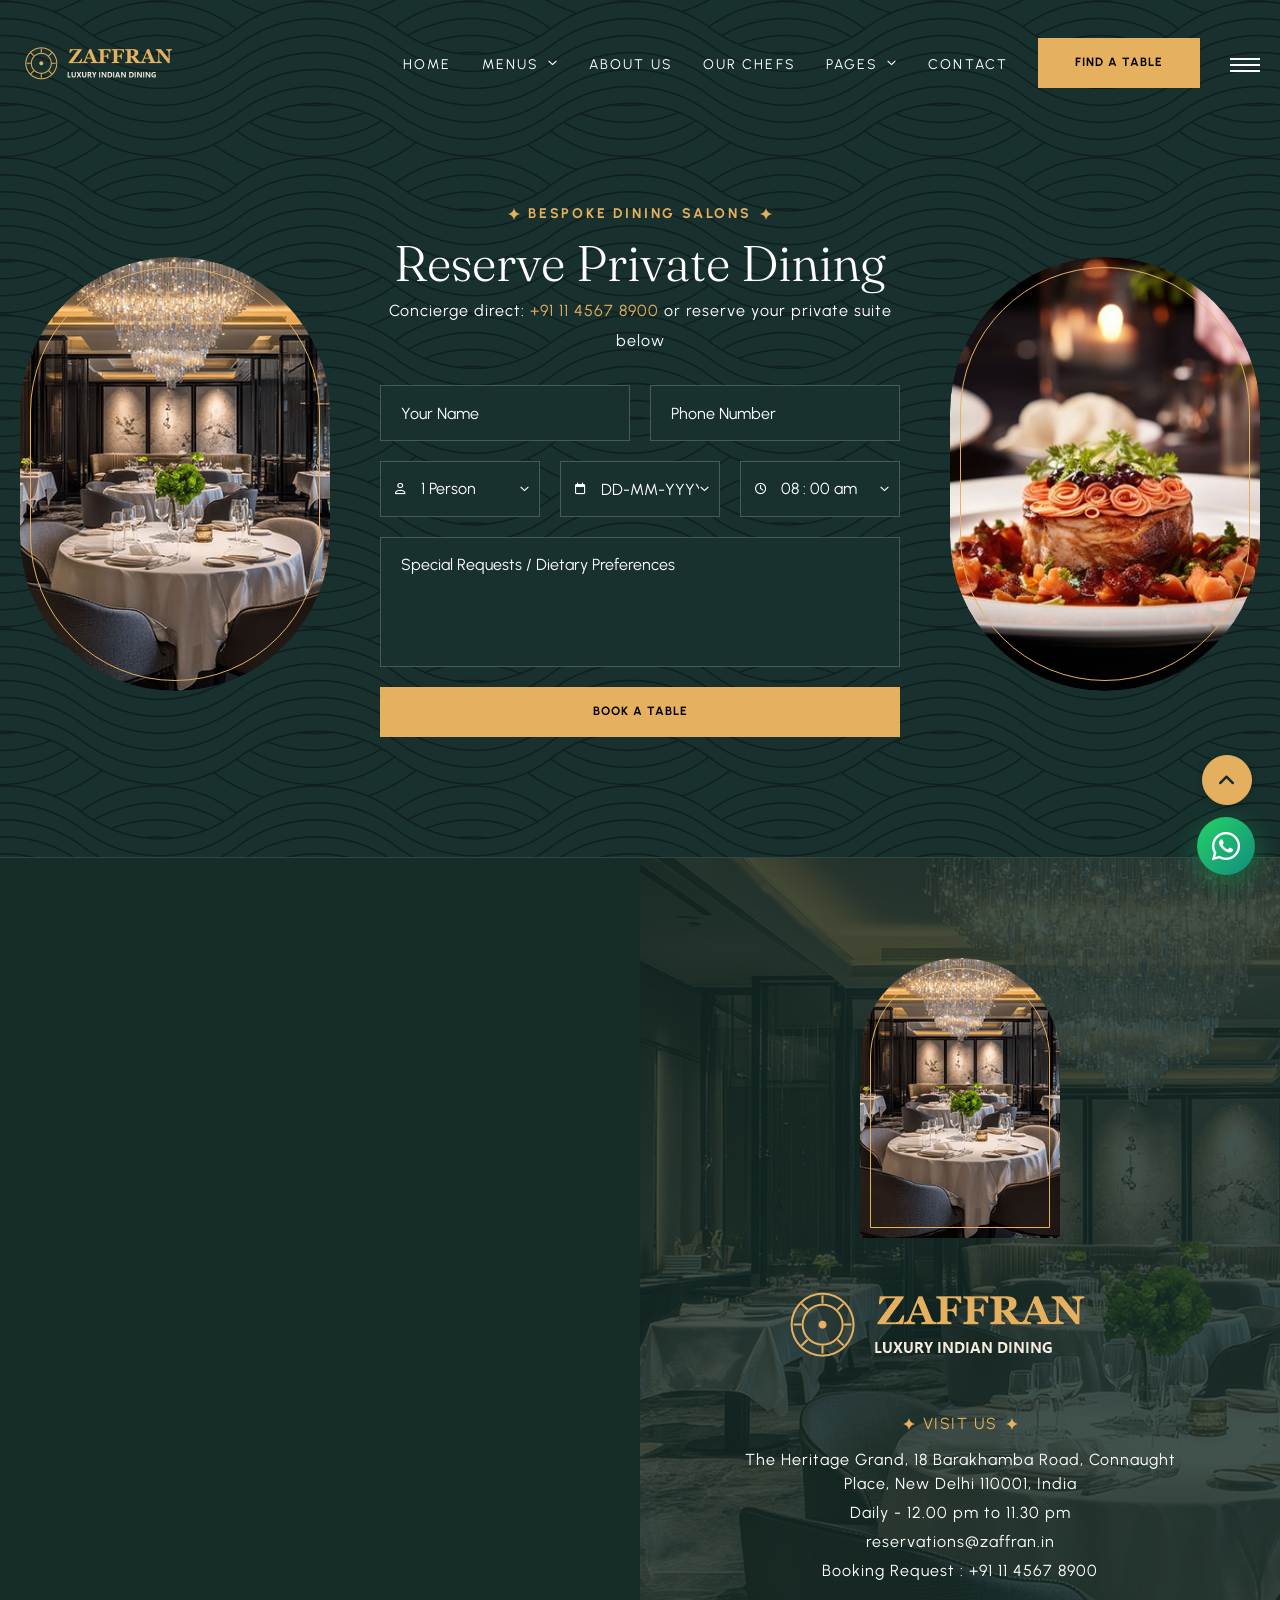
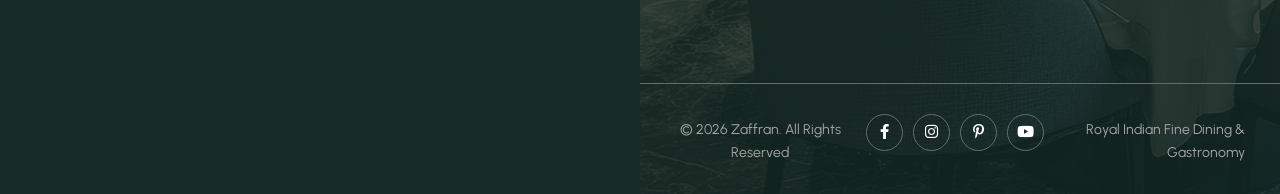
<file: book-table-option2.html>
<!DOCTYPE html>
<html lang="en">


<head>
<meta charset="utf-8">
<title>Reserve Private Dining | Zaffran Luxury Dining</title>
<!-- Stylesheets -->
<link href="css/bootstrap.css" rel="stylesheet">
<link href="css/style.css" rel="stylesheet">
<link rel="shortcut icon" href="images/favicon.png" type="image/x-icon">
<link rel="icon" href="images/favicon.png" type="image/x-icon">
<!-- Responsive -->
<meta http-equiv="X-UA-Compatible" content="IE=edge">
<meta name="viewport" content="width=device-width, initial-scale=1.0">
<link href="css/responsive.css" rel="stylesheet">
 


<meta name="description" content="Reserve private dining salons at Zaffran, New Delhi. Exclusive bespoke royal banquets, intimate celebrations, and curated culinary experiences.">
<link rel="canonical" href="https://zaffran.in/book-table-option2.html">
<!-- Open Graph / Facebook -->
<meta property="og:type" content="website">
<meta property="og:site_name" content="Zaffran | Luxury Indian Fine Dining">
<meta property="og:title" content="Reserve Private Dining | Zaffran Luxury Dining">
<meta property="og:description" content="Reserve private dining salons at Zaffran, New Delhi. Exclusive bespoke royal banquets, intimate celebrations, and curated culinary experiences.">
<meta property="og:image" content="images/resource/restaurant.jpg">
<meta property="og:url" content="https://zaffran.in/book-table-option2.html">
<!-- Twitter Card -->
<meta name="twitter:card" content="summary_large_image">
<meta name="twitter:title" content="Reserve Private Dining | Zaffran Luxury Dining">
<meta name="twitter:description" content="Reserve private dining salons at Zaffran, New Delhi. Exclusive bespoke royal banquets, intimate celebrations, and curated culinary experiences.">
<meta name="twitter:image" content="images/resource/restaurant.jpg">
</head>

<body>
  <div class="page-wrapper"> 
  
    <!-- Preloader -->
    <div class="loader-wrap">
        <div class="preloader">
            <div class="preloader-close">x</div>
            <div id="handle-preloader" class="handle-preloader">
                <div class="animation-preloader">
                    <div class="spinner"></div>
                    <div class="txt-loading">
                        <span data-text-preloader="Z" class="letters-loading">
                            Z
                        </span>
                        <span data-text-preloader="A" class="letters-loading">
                            A
                        </span>
                        <span data-text-preloader="F" class="letters-loading">
                            F
                        </span>
                        <span data-text-preloader="F" class="letters-loading">
                            F
                        </span>
                        <span data-text-preloader="R" class="letters-loading">
                            R
                        </span>
                        <span data-text-preloader="A" class="letters-loading">
                            A
                        </span>
                        <span data-text-preloader="N" class="letters-loading">
                            N
                        </span>
                    </div>
                </div>  
            </div>
        </div>
    </div>
    <!-- Preloader End -->

    <!-- Main Header-->
    <header class="main-header">
        <div class="header-top">
            <div class="auto-container">
                <div class="inner clearfix">
                    <div class="top-left clearfix">
                        <ul class="top-info clearfix">
                            <li><i class="icon far fa-map-marker-alt"></i> The Heritage Grand, Connaught Place, New Delhi 110001</li>
                            <li><i class="icon far fa-clock"></i> Daily : 12.00 pm to 11.30 pm</li>
                        </ul>
                    </div>
                    <div class="top-right clearfix">
                        <ul class="top-info clearfix">
                            <li><a href="tel:+911145678900"><i class="icon far fa-phone"></i> +91 11 4567 8900</a></li>
                            <li><a href="mailto:reservations@zaffran.in"><i class="icon far fa-envelope"></i> reservations@zaffran.in</a></li>
                        </ul>
                    </div>
                </div>
            </div>
        </div>
        <!-- Header Upper -->
        <div class="header-upper">        
            <div class="auto-container">
                <!-- Main Box -->
                <div class="main-box clearfix">
                    <!--Logo-->
                    <div class="logo-box">
                         <div class="logo"><a href="index.html" title="Zaffran - Luxury Indian Fine Dining"><img src="images/logo.png" alt="image" title="Zaffran - Luxury Indian Fine Dining"></a></div>
                    </div>

                    <div class="nav-box clearfix">
                        <!--Nav Outer-->
                        <div class="nav-outer clearfix">         
                            <nav class="main-menu">
                                <ul class="navigation clearfix">
                                    <li><a href="index.html">Home</a></li>
                                    <li class="dropdown has-mega-menu"><a href="menu-list-1.html">Menus</a>
                                        <ul>
                                            <li>
                                                <div class="mega-menu">
                                                    <div class="menu-inner">
                                                        <div class="auto-container">
                                                            <div class="row clearfix">
                                                                <div class="menu-block col-lg-3 col-md-6 col-sm-6">
                                                                    <div class="image"><a href="menu-list-1.html"><img loading="lazy" src="images/resource/menu-1-thumb.jpg" alt="image"></a></div>
                                                                    <div class="title"><a href="menu-list-1.html">Starters & Kebabs</a></div>
                                                                </div>
                                                                <div class="menu-block col-lg-3 col-md-6 col-sm-6">
                                                                    <div class="image"><a href="menu-list-2.html"><img loading="lazy" src="images/resource/menu-2-thumb.jpg" alt="image"></a></div>
                                                                    <div class="title"><a href="menu-list-2.html">Royal Main Course</a></div>
                                                                </div>
                                                                <div class="menu-block col-lg-3 col-md-6 col-sm-6">
                                                                    <div class="image"><a href="menu-list-3.html"><img loading="lazy" src="images/resource/menu-3-thumb.jpg" alt="image"></a></div>
                                                                    <div class="title"><a href="menu-list-3.html">Gourmet Desserts</a></div>
                                                                </div>
                                                                <div class="menu-block col-lg-3 col-md-6 col-sm-6">
                                                                    <div class="image"><a href="menu-list-4.html"><img loading="lazy" src="images/resource/menu-4-thumb.jpg" alt="image"></a></div>
                                                                    <div class="title"><a href="menu-list-4.html">Beverages & Wine</a></div>
                                                                </div>
                                                            </div>
                                                        </div>
                                                    </div>
                                                </div>
                                            </li>
                                        </ul>
                                    </li>
                                    <li><a href="about.html">About Us</a></li>
                                    <li><a href="our-chef.html">Our chefs</a></li>
                                    <li class="dropdown"><a href="#">Pages</a>
                                        <ul>
                                            <li><a href="gallery-masonry.html">Photo Gallery</a></li>
                                            <li><a href="book-table.html">Table Reservation</a></li>
                                            <li><a href="testimonial.html">Guest Reviews</a></li>
                                            <li><a href="blog-list.html">Culinary Chronicles</a></li>
                                        </ul>
                                    </li>
                                    <li><a href="contact-us.html">Contact</a></li>
                                </ul>
                            </nav>
                            <!-- Main Menu End-->
                        </div>
                        <!--Nav Outer End-->

                        <div class="links-box clearfix">
                            <div class="link link-btn">
                                <a href="book-table.html" class="theme-btn btn-style-one clearfix">
                                    <span class="btn-wrap">
                                        <span class="text-one">find a table</span>
                                        <span class="text-two">find a table</span>
                                    </span>
                                </a>
                            </div>
                            <div class="link info-toggler">
                                <button class="info-btn">
                                    <span class="hamburger">
                                        <span class="top-bun"></span>
                                        <span class="meat"></span>
                                        <span class="bottom-bun"></span>
                                    </span>
                                </button>
                            </div>
                        </div>

                        <!-- Hidden Nav Toggler -->
                        <div class="nav-toggler">
                            <button class="hidden-bar-opener">
                                <span class="hamburger">
                                    <span class="top-bun"></span>
                                    <span class="meat"></span>
                                    <span class="bottom-bun"></span>
                                </span>
                            </button>
                        </div>

                    </div>

                </div>
            </div>
        </div>
    </header>
    <!--End Main Header -->

    <!--Menu Backdrop-->
    <div class="menu-backdrop"></div>

    <!-- Hidden Navigation Bar -->
    <section class="hidden-bar">
        <!-- Hidden Bar Wrapper -->
        <div class="inner-box">
            <div class="cross-icon hidden-bar-closer"><span class="far fa-close"></span></div>
            <div class="logo-box"><a href="index.html" title="Zaffran - Luxury Indian Fine Dining"><img src="images/resource/sidebar-logo.png" alt="image" title="Zaffran - Luxury Indian Fine Dining"></a></div>
            
            <!-- .Side-menu -->
            <div class="side-menu">
                 <ul class="navigation clearfix">
                    <li><a href="index.html">Home</a></li>
                    <li class="current dropdown"><a href="menu-list-1.html">Menus</a>
                        <ul>
                            <li><a href="menu-list-1.html">Starters & Kebabs</a></li>
                            <li><a href="menu-list-2.html">Royal Main Course</a></li>
                            <li><a href="menu-list-3.html">Gourmet Desserts</a></li>
                            <li><a href="menu-list-4.html">Beverages & Wine</a></li>
                        </ul>
                    </li>
                    <li><a href="about.html">About Us</a></li>
                    <li><a href="our-chef.html">Our chefs</a></li>
                    <li class="dropdown"><a href="#">Pages</a>
                                        <ul>
                                            <li><a href="gallery-masonry.html">Photo Gallery</a></li>
                                            <li><a href="book-table.html">Table Reservation</a></li>
                                            <li><a href="testimonial.html">Guest Reviews</a></li>
                                            <li><a href="blog-list.html">Culinary Chronicles</a></li>
                                        </ul>
                                    </li>
                    <li><a href="contact-us.html">Contact</a></li>
                </ul>
            </div><!-- /.Side-menu -->
        
        </div><!-- / Hidden Bar Wrapper -->
    </section>
    <!-- / Hidden Bar -->

    <!--Info Back Drop-->
    <div class="info-back-drop"></div>
    
    <!-- Hidden Bar -->
    <section class="info-bar">
        <div class="inner-box">
            <div class="cross-icon"><span class="far fa-close"></span></div>
            <div class="image-box"><img loading="lazy" src="images/resource/sidebar-image.jpg" alt="image" title=""></div>
            <div class="logo-box"><a href="index.html" title="Zaffran - Luxury Indian Fine Dining"><img src="images/resource/sidebar-logo.png" alt="image" title="Zaffran - Luxury Indian Fine Dining"></a></div>

            <h5>Visit Us</h5>
            <ul class="info">
                <li>The Heritage Grand, 18 Barakhamba Road,<br>Connaught Place, New Delhi 110001, India</li>
                <li> <span class="ib-ttl"> Lunch Time </span>- 12.00 pm – 3:30 pm </li>
                <li><span class="ib-ttl"> Dinner Time</span> - 07.00 pm – 11:30 pm</li>
                <li><a href="mailto:reservations@zaffran.in">reservations@zaffran.in</a></li>
            </ul>
            <div class="booking-info">
                <div class="bk-no"><a href="tel:+911145678900">Booking: +91 11 4567 8900</a></div>
            </div>
        </div>
    </section>
    <!--End Hidden Bar -->


    <!--Reservation Section-->
    <section class="reserve-section style-two reserve-page-2 section-kt">
        <div class="auto-container">
            <div class="outer-box">
                <div class="row clearfix">

                    <!-- Form -->
                    <div class="reserv-col form-col col-lg-6 col-md-12 col-sm-12">
                        <div class="inner">
                            <div class="title-box centered">
                                <div class="subtitle"><span>Bespoke Dining Salons</span></div>
                                <h2>Reserve Private Dining</h2>
                                <div class="request-info">Concierge direct: <a href="tel:+911145678900">+91 11 4567 8900</a> or reserve your private suite below</div>
                            </div>
                            <div class="default-form reservation-form">
                                <form method="post" action="#" class="zaffran-reservation-form">
                                    <div class="row clearfix">
                                        <div class="form-group col-lg-6 col-md-6 col-sm-12">
                                            <div class="field-inner">
                                                <input type="text" name="fullName" value="" placeholder="Your Name" required aria-label="Your Name">
                                            </div>
                                        </div>
                                        <div class="form-group col-lg-6 col-md-6 col-sm-12">
                                            <div class="field-inner">
                                                <input type="tel" name="phoneNumber" value="" placeholder="Phone Number" required aria-label="Phone Number">
                                            </div>
                                        </div>
                                        <div class="form-group col-lg-4 col-md-6 col-sm-12">
                                            <div class="field-inner">
                                                <span class="alt-icon far fa-user"></span>
                                                <select class="l-icon" name="guestCount" aria-label="Number of Guests">
                                                    <option>1 Person</option>
                                                    <option>2 Person</option>
                                                    <option>3 Person</option>
                                                    <option>4 Person</option>
                                                    <option>5 Person</option>
                                                    <option>6 Person</option>
                                                    <option>7 Person</option>
                                                </select>
                                                <span class="arrow-icon far fa-angle-down"></span>
                                            </div>
                                        </div>
                                        <div class="form-group col-lg-4 col-md-6 col-sm-12">
                                            <div class="field-inner">
                                                <span class="alt-icon far fa-calendar"></span>
                                                <input class="l-icon datepicker" type="text" name="bookingDate" value="" placeholder="DD-MM-YYYY" required readonly aria-label="Reservation Date">
                                                <span class="arrow-icon far fa-angle-down"></span>
                                            </div>
                                        </div>
                                        <div class="form-group col-lg-4 col-md-12 col-sm-12">
                                            <div class="field-inner">
                                                <span class="alt-icon far fa-clock"></span>
                                                <select class="l-icon" name="bookingTime" aria-label="Reservation Time">
                                                    <option>08 : 00 am</option>
                                                    <option>09 : 00 am</option>
                                                    <option>10 : 00 am</option>
                                                    <option>11 : 00 am</option>
                                                    <option>12 : 00 pm</option>
                                                    <option>01 : 00 pm</option>
                                                    <option>02 : 00 pm</option>
                                                    <option>03 : 00 pm</option>
                                                    <option>04 : 00 pm</option>
                                                    <option>05 : 00 pm</option>
                                                    <option>06 : 00 pm</option>
                                                    <option>07 : 00 pm</option>
                                                    <option>08 : 00 pm</option>
                                                    <option>09 : 00 pm</option>
                                                    <option>10 : 00 pm</option>
                                                </select>
                                                <span class="arrow-icon far fa-angle-down"></span>
                                            </div>
                                        </div>
                                        <div class="form-group col-lg-12 col-md-12 col-sm-12">
                                            <div class="field-inner">
                                                <textarea name="specialRequest" placeholder="Special Requests / Dietary Preferences" aria-label="Special Requests or Dietary Preferences"></textarea>
                                            </div>
                                        </div>
                                        <div class="form-group col-lg-12 col-md-12 col-sm-12">
                                            <div class="field-inner">
                                                <button type="submit" class="theme-btn btn-style-one clearfix">
                                                    <span class="btn-wrap">
                                                        <span class="text-one">book a table</span>
                                                        <span class="text-two">book a table</span>
                                                    </span>
                                                </button>
                                            </div>
                                        </div>
                                    </div>
                                </form>
                            </div>
                        </div>
                    </div>

                    <!-- image left -->
                    <div class="reserv-col img-col col-lg-3 col-md-6 col-sm-12">
                        <div class="form-image">
                            <img loading="lazy" src="images/resource/form-img-1.jpg" alt="image">
                        </div>
                    </div>

                    <!-- image right -->
                    <div class="reserv-col last img-col col-lg-3 col-md-6 col-sm-12">
                        <div class="form-image">
                            <img loading="lazy" src="images/resource/form-img-2.jpg" alt="image">
                        </div>
                    </div>

                </div>

            </div>
        </div>
    </section>

    <!--Main Footer-->
    <footer class="main-footer">
        <div class="upper-section">
            <div class="fluid-section">
                <div class="row clearfix">
                    <!--Footer Col-->
                    <div class="footer-col footer-map-col col-lg-6 col-md-12 col-sm-12 px-0">
                        <div class="footer-map">
                            <iframe src="https://www.google.com/maps/embed?pb=!1m18!1m12!1m3!1d14008.114878235275!2d77.214472!3d28.632832!2m3!1f0!2f0!3f0!3m2!1i1024!2i768!4f13.1!3m3!1m2!1s0x390cfd37b027d109%3A0x10172778580e8122!2sConnaught%20Place%2C%20New%20Delhi%2C%20Delhi%20110001!5e0!3m2!1sen!2sin!4v1700000000000!5m2!1sen!2sin" width="100%" height="500" style="border:0;" allowfullscreen="" loading="lazy" referrerpolicy="no-referrer-when-downgrade"></iframe>
                        </div>
                    </div>
                    <!--Footer Col-->
                    <div class="footer-col info-col col-lg-6 col-md-12 col-sm-12 px-0">
                        <div class="inner wow fadeInUp" data-wow-delay="0ms" data-wow-duration="1500ms">
                            <div class="content">
                                <div class="footer-image">
                                    <img loading="lazy" src="images/resource/footer-img-1.jpg" alt="image">
                                </div>
                                <div class="logo"><a href="index.html" title="Zaffran - Luxury Indian Fine Dining"><img src="images/logo.png" alt="image" title="Zaffran - Luxury Indian Fine Dining"></a></div>
                                <div class="info">
                                    <h6>visit us </h6>
                                    <ul>
                                        <li>The Heritage Grand, 18 Barakhamba Road, Connaught Place, New Delhi 110001, India</li>
                                        <li>Daily - 12.00 pm to 11.30 pm</li>
                                        <li><a href="mailto:reservations@zaffran.in">reservations@zaffran.in</a></li>
                                        <li><a href="tel:+911145678900">Booking Request : +91 11 4567 8900</a></li>
                                        
                                    </ul>
                                </div>
                            </div>

                            <!-- last footer -->
                            <div class="bottom_footer">
                            <!-- container start -->
                              <div class="auto-container">
                                <!-- row start -->
                                <div class="row clearfix">
                                  <div class="col-lg-4 col-md-4 col-sm-12">
                                      <p>© 2026 Zaffran. All Rights Reserved</p>
                                  </div>

                                  <div class="col-lg-4 col-md-4 col-sm-12">
                                    <ul class="social_media">
                                      <li><a href="https://facebook.com" target="_blank" rel="noopener noreferrer" aria-label="Facebook page"><i class="fa-brands fa-facebook-f"></i></a></li>
                                      <li><a href="https://instagram.com" target="_blank" rel="noopener noreferrer" aria-label="Instagram page"><i class="fa-brands fa-instagram"></i></a></li>
                                      <li><a href="https://pinterest.com" target="_blank" rel="noopener noreferrer" aria-label="Pinterest page"><i class="fa-brands fa-pinterest-p"></i></a></li>
                                      <li><a href="https://youtube.com" target="_blank" rel="noopener noreferrer" aria-label="YouTube channel"><i class="fa-brands fa-youtube"></i></a></li>
                                    </ul>
                                  </div>

                                  <div class="col-lg-4 col-md-4 col-sm-12">
                                      <p class="developer_text">Royal Indian Fine Dining & Gastronomy</p>
                                  </div>
                                </div>
                              <!-- row end -->
                              </div>
                              <!-- container end -->
                            </div>

                        </div>
                    </div>
                    
                </div>
            </div>
        </div>
    </footer>

</div>
<!--End pagewrapper--> 

<!-- Floating WhatsApp Concierge Button -->
<a href="https://wa.me/919810123456?text=Greetings%20Zaffran%20Concierge%2C%20I%20would%20like%20to%20inquire%20about%20a%20table%20reservation." class="floating-whatsapp" target="_blank" rel="noopener noreferrer" aria-label="Chat with Zaffran Concierge on WhatsApp" title="Chat with Zaffran Concierge on WhatsApp">
    <i class="fa-brands fa-whatsapp"></i>
    <span class="whatsapp-tooltip">Chat with Concierge</span>
</a>

<!--Scroll to top-->
<div class="scroll-to-top scroll-to-target" data-target="html"><span class="icon fa fa-angle-up"></span></div>
<!--[if lt IE 9]><script src="https://cdnjs.cloudflare.com/ajax/libs/html5shiv/3.7.3/html5shiv.js"></script><![endif]-->

<script src="js/jquery.js"></script>
<script src="js/popper.min.js"></script>
<script src="js/bootstrap.min.js"></script>
<script src="js/jquery-ui.js"></script>
<script src="js/jquery.fancybox.js"></script>
<script src="js/swiper.js"></script>
<script src="js/owl.js"></script>
<script src="js/appear.js"></script>
<script src="js/wow.js"></script>
<script src="js/custom-script.js"></script>
</body>


</html>
</file>
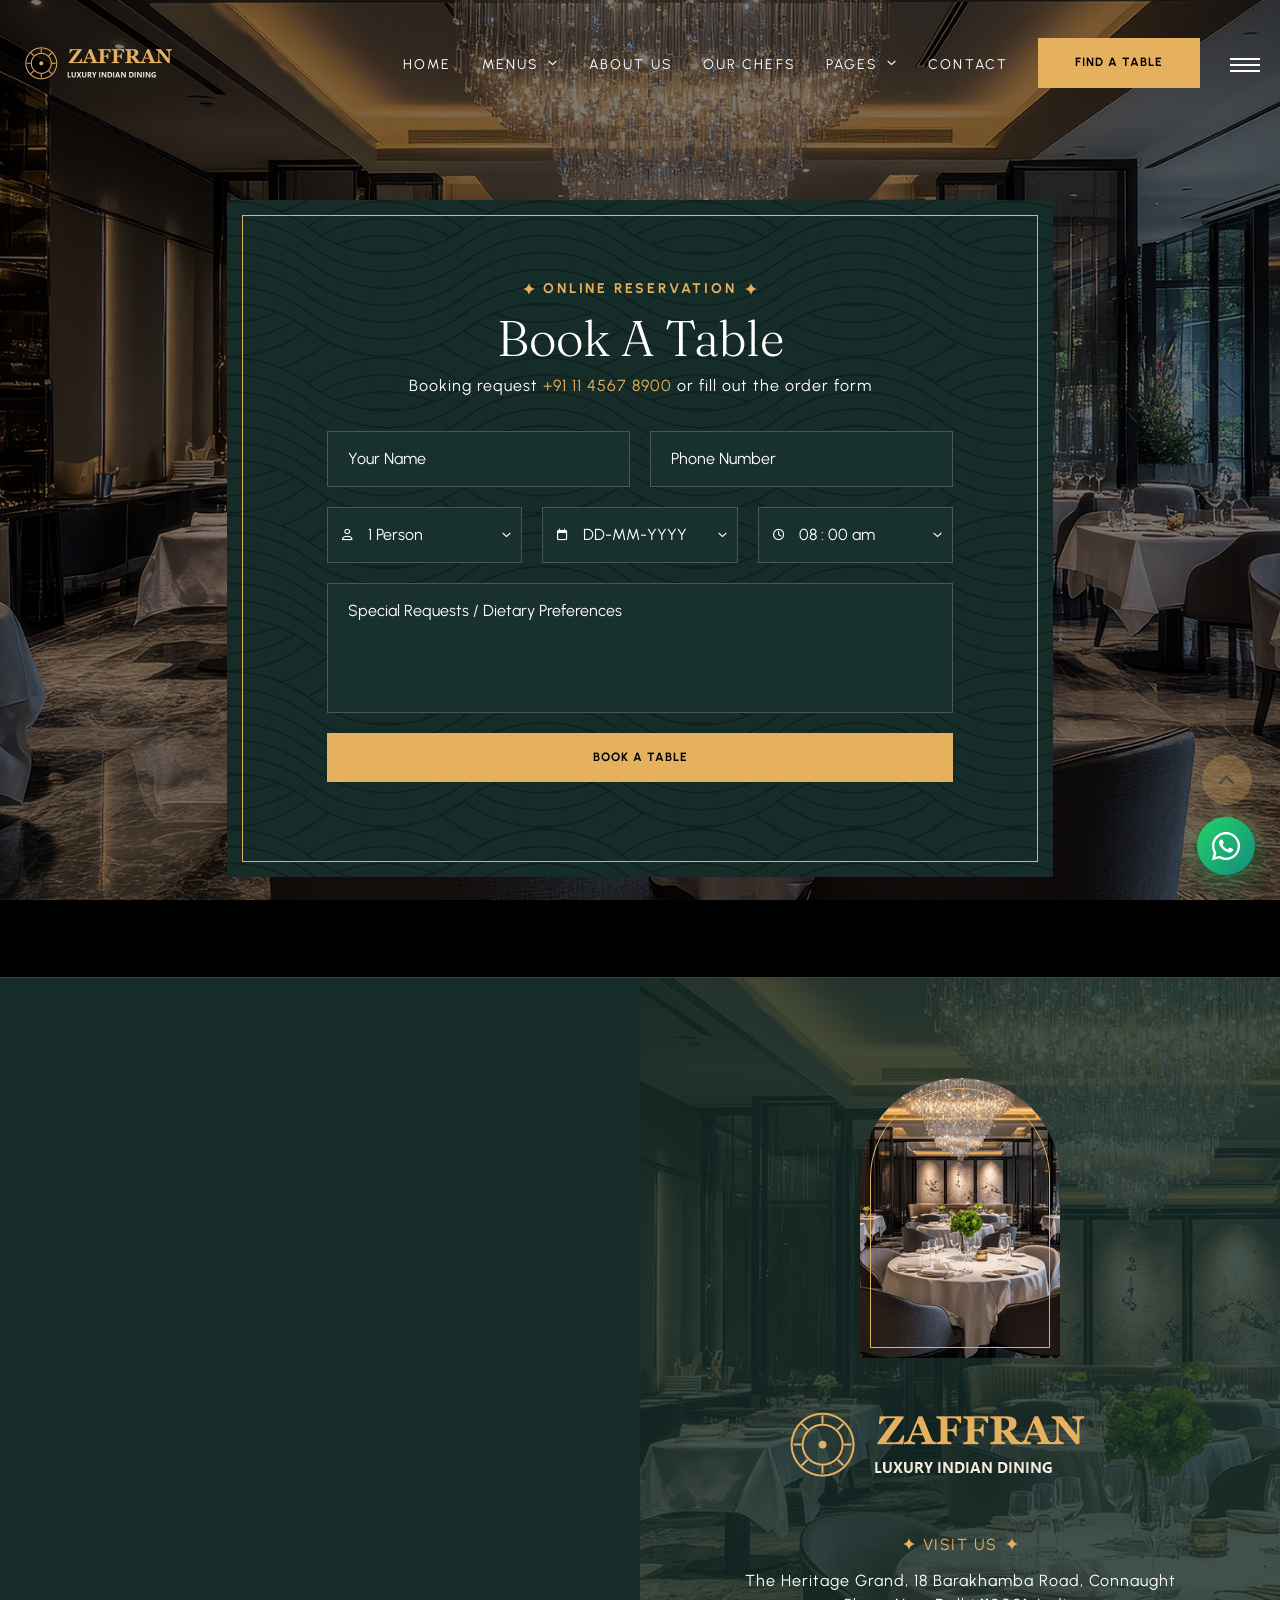
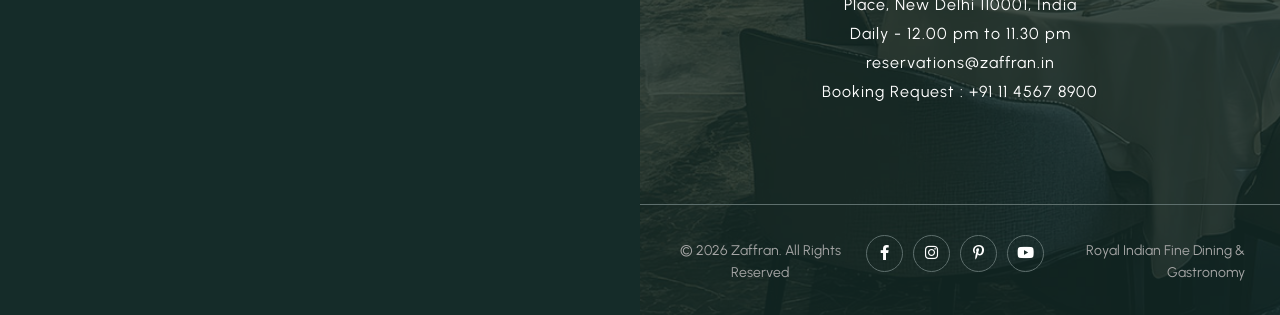
<file: book-table.html>
<!DOCTYPE html>
<html lang="en">


<head>
<meta charset="utf-8">
<title>Table Reservation | Zaffran Luxury Dining</title>
<!-- Stylesheets -->
<link href="css/bootstrap.css" rel="stylesheet">
<link href="css/style.css" rel="stylesheet">
<link rel="shortcut icon" href="images/favicon.png" type="image/x-icon">
<link rel="icon" href="images/favicon.png" type="image/x-icon">
<!-- Responsive -->
<meta http-equiv="X-UA-Compatible" content="IE=edge">
<meta name="viewport" content="width=device-width, initial-scale=1.0">
<link href="css/responsive.css" rel="stylesheet">
 


<meta name="description" content="Reserve your fine dining table at Zaffran, Connaught Place, New Delhi. Seamless online table bookings for family gatherings and celebrations.">
<link rel="canonical" href="https://zaffran.in/book-table.html">
<!-- Open Graph / Facebook -->
<meta property="og:type" content="website">
<meta property="og:site_name" content="Zaffran | Luxury Indian Fine Dining">
<meta property="og:title" content="Table Reservation | Zaffran Luxury Dining">
<meta property="og:description" content="Reserve your fine dining table at Zaffran, Connaught Place, New Delhi. Seamless online table bookings for family gatherings and celebrations.">
<meta property="og:image" content="images/resource/restaurant.jpg">
<meta property="og:url" content="https://zaffran.in/book-table.html">
<!-- Twitter Card -->
<meta name="twitter:card" content="summary_large_image">
<meta name="twitter:title" content="Table Reservation | Zaffran Luxury Dining">
<meta name="twitter:description" content="Reserve your fine dining table at Zaffran, Connaught Place, New Delhi. Seamless online table bookings for family gatherings and celebrations.">
<meta name="twitter:image" content="images/resource/restaurant.jpg">
</head>

<body>
  <div class="page-wrapper"> 
  
    <!-- Preloader -->
    <div class="loader-wrap">
        <div class="preloader">
            <div class="preloader-close">x</div>
            <div id="handle-preloader" class="handle-preloader">
                <div class="animation-preloader">
                    <div class="spinner"></div>
                    <div class="txt-loading">
                        <span data-text-preloader="Z" class="letters-loading">
                            Z
                        </span>
                        <span data-text-preloader="A" class="letters-loading">
                            A
                        </span>
                        <span data-text-preloader="F" class="letters-loading">
                            F
                        </span>
                        <span data-text-preloader="F" class="letters-loading">
                            F
                        </span>
                        <span data-text-preloader="R" class="letters-loading">
                            R
                        </span>
                        <span data-text-preloader="A" class="letters-loading">
                            A
                        </span>
                        <span data-text-preloader="N" class="letters-loading">
                            N
                        </span>
                    </div>
                </div>  
            </div>
        </div>
    </div>
    <!-- Preloader End -->

    <!-- Main Header-->
    <header class="main-header">
        <div class="header-top">
            <div class="auto-container">
                <div class="inner clearfix">
                    <div class="top-left clearfix">
                        <ul class="top-info clearfix">
                            <li><i class="icon far fa-map-marker-alt"></i> The Heritage Grand, Connaught Place, New Delhi 110001</li>
                            <li><i class="icon far fa-clock"></i> Daily : 12.00 pm to 11.30 pm</li>
                        </ul>
                    </div>
                    <div class="top-right clearfix">
                        <ul class="top-info clearfix">
                            <li><a href="tel:+911145678900"><i class="icon far fa-phone"></i> +91 11 4567 8900</a></li>
                            <li><a href="mailto:reservations@zaffran.in"><i class="icon far fa-envelope"></i> reservations@zaffran.in</a></li>
                        </ul>
                    </div>
                </div>
            </div>
        </div>
        <!-- Header Upper -->
        <div class="header-upper">        
            <div class="auto-container">
                <!-- Main Box -->
                <div class="main-box clearfix">
                    <!--Logo-->
                    <div class="logo-box">
                         <div class="logo"><a href="index.html" title="Zaffran - Luxury Indian Fine Dining"><img src="images/logo.png" alt="image" title="Zaffran - Luxury Indian Fine Dining"></a></div>
                    </div>

                    <div class="nav-box clearfix">
                        <!--Nav Outer-->
                        <div class="nav-outer clearfix">         
                            <nav class="main-menu">
                                <ul class="navigation clearfix">
                                    <li><a href="index.html">Home</a></li>
                                    <li class="dropdown has-mega-menu"><a href="menu-list-1.html">Menus</a>
                                        <ul>
                                            <li>
                                                <div class="mega-menu">
                                                    <div class="menu-inner">
                                                        <div class="auto-container">
                                                            <div class="row clearfix">
                                                                <div class="menu-block col-lg-3 col-md-6 col-sm-6">
                                                                    <div class="image"><a href="menu-list-1.html"><img loading="lazy" src="images/resource/menu-1-thumb.jpg" alt="image"></a></div>
                                                                    <div class="title"><a href="menu-list-1.html">Starters & Kebabs</a></div>
                                                                </div>
                                                                <div class="menu-block col-lg-3 col-md-6 col-sm-6">
                                                                    <div class="image"><a href="menu-list-2.html"><img loading="lazy" src="images/resource/menu-2-thumb.jpg" alt="image"></a></div>
                                                                    <div class="title"><a href="menu-list-2.html">Royal Main Course</a></div>
                                                                </div>
                                                                <div class="menu-block col-lg-3 col-md-6 col-sm-6">
                                                                    <div class="image"><a href="menu-list-3.html"><img loading="lazy" src="images/resource/menu-3-thumb.jpg" alt="image"></a></div>
                                                                    <div class="title"><a href="menu-list-3.html">Gourmet Desserts</a></div>
                                                                </div>
                                                                <div class="menu-block col-lg-3 col-md-6 col-sm-6">
                                                                    <div class="image"><a href="menu-list-4.html"><img loading="lazy" src="images/resource/menu-4-thumb.jpg" alt="image"></a></div>
                                                                    <div class="title"><a href="menu-list-4.html">Beverages & Wine</a></div>
                                                                </div>
                                                            </div>
                                                        </div>
                                                    </div>
                                                </div>
                                            </li>
                                        </ul>
                                    </li>
                                    <li><a href="about.html">About Us</a></li>
                                    <li><a href="our-chef.html">Our chefs</a></li>
                                    <li class="dropdown"><a href="#">Pages</a>
                                        <ul>
                                            <li><a href="gallery-masonry.html">Photo Gallery</a></li>
                                            <li><a href="book-table.html">Table Reservation</a></li>
                                            <li><a href="book-table-option2.html">Private Dining</a></li>
                                            <li><a href="testimonial.html">Guest Reviews</a></li>
                                            <li><a href="blog-list.html">Culinary Chronicles</a></li>
                                        </ul>
                                    </li>
                                    <li><a href="contact-us.html">Contact</a></li>
                                </ul>
                            </nav>
                            <!-- Main Menu End-->
                        </div>
                        <!--Nav Outer End-->

                        <div class="links-box clearfix">
                            <div class="link link-btn">
                                <a href="book-table.html" class="theme-btn btn-style-one clearfix">
                                    <span class="btn-wrap">
                                        <span class="text-one">find a table</span>
                                        <span class="text-two">find a table</span>
                                    </span>
                                </a>
                            </div>
                            <div class="link info-toggler">
                                <button class="info-btn">
                                    <span class="hamburger">
                                        <span class="top-bun"></span>
                                        <span class="meat"></span>
                                        <span class="bottom-bun"></span>
                                    </span>
                                </button>
                            </div>
                        </div>

                        <!-- Hidden Nav Toggler -->
                        <div class="nav-toggler">
                            <button class="hidden-bar-opener">
                                <span class="hamburger">
                                    <span class="top-bun"></span>
                                    <span class="meat"></span>
                                    <span class="bottom-bun"></span>
                                </span>
                            </button>
                        </div>

                    </div>

                </div>
            </div>
        </div>
    </header>
    <!--End Main Header -->

    <!--Menu Backdrop-->
    <div class="menu-backdrop"></div>

    <!-- Hidden Navigation Bar -->
    <section class="hidden-bar">
        <!-- Hidden Bar Wrapper -->
        <div class="inner-box">
            <div class="cross-icon hidden-bar-closer"><span class="far fa-close"></span></div>
            <div class="logo-box"><a href="index.html" title="Zaffran - Luxury Indian Fine Dining"><img src="images/resource/sidebar-logo.png" alt="image" title="Zaffran - Luxury Indian Fine Dining"></a></div>
            
            <!-- .Side-menu -->
            <div class="side-menu">
                 <ul class="navigation clearfix">
                    <li><a href="index.html">Home</a></li>
                    <li class="current dropdown"><a href="menu-list-1.html">Menus</a>
                        <ul>
                            <li><a href="menu-list-1.html">Starters & Kebabs</a></li>
                            <li><a href="menu-list-2.html">Royal Main Course</a></li>
                            <li><a href="menu-list-3.html">Gourmet Desserts</a></li>
                            <li><a href="menu-list-4.html">Beverages & Wine</a></li>
                        </ul>
                    </li>
                    <li><a href="about.html">About Us</a></li>
                    <li><a href="our-chef.html">Our chefs</a></li>
                    <li class="dropdown"><a href="#">Pages</a>
                                        <ul>
                                            <li><a href="gallery-masonry.html">Photo Gallery</a></li>
                                            <li><a href="book-table.html">Table Reservation</a></li>
                                            <li><a href="book-table-option2.html">Private Dining</a></li>
                                            <li><a href="testimonial.html">Guest Reviews</a></li>
                                            <li><a href="blog-list.html">Culinary Chronicles</a></li>
                                        </ul>
                                    </li>
                    <li><a href="contact-us.html">Contact</a></li>
                </ul>
            </div><!-- /.Side-menu -->
        
        </div><!-- / Hidden Bar Wrapper -->
    </section>
    <!-- / Hidden Bar -->

    <!--Info Back Drop-->
    <div class="info-back-drop"></div>
    
    <!-- Hidden Bar -->
    <section class="info-bar">
        <div class="inner-box">
            <div class="cross-icon"><span class="far fa-close"></span></div>
            <div class="image-box"><img loading="lazy" src="images/resource/sidebar-image.jpg" alt="image" title=""></div>
            <div class="logo-box"><a href="index.html" title="Zaffran - Luxury Indian Fine Dining"><img src="images/resource/sidebar-logo.png" alt="image" title="Zaffran - Luxury Indian Fine Dining"></a></div>

            <h5>Visit Us</h5>
            <ul class="info">
                <li>The Heritage Grand, 18 Barakhamba Road,<br>Connaught Place, New Delhi 110001, India</li>
                <li> <span class="ib-ttl"> Lunch Time </span>- 12.00 pm – 3:30 pm </li>
                <li><span class="ib-ttl"> Dinner Time</span> - 07.00 pm – 11:30 pm</li>
                <li><a href="mailto:reservations@zaffran.in">reservations@zaffran.in</a></li>
            </ul>
            <div class="booking-info">
                <div class="bk-no"><a href="tel:+911145678900">Booking: +91 11 4567 8900</a></div>
            </div>
        </div>
    </section>
    <!--End Hidden Bar -->


    <!--Reservation Section-->
    <section class="reserve-section style-two reserve-page section-kt">
        <div class="image-layer" style="background-image: url(images/background/image-10.jpg);"></div>
        <div class="auto-container">
            <div class="outer-box">
                <div class="row clearfix">

                    <div class="reserv-col col-lg-8 col-md-12 col-sm-12 mx-auto">
                        <div class="inner">
                            <div class="title-box centered">
                                <div class="subtitle"><span>Online reservation</span></div>
                                <h2>Book A Table</h2>
                                <div class="request-info">Booking request <a href="tel:+911145678900">+91 11 4567 8900</a> or fill out the order form</div>
                            </div>
                            <div class="default-form reservation-form">
                                <form method="post" action="#" class="zaffran-reservation-form">
                                    <div class="row clearfix">
                                        <div class="form-group col-lg-6 col-md-6 col-sm-12">
                                            <div class="field-inner">
                                                <input type="text" name="fullName" value="" placeholder="Your Name" required aria-label="Your Name">
                                            </div>
                                        </div>
                                        <div class="form-group col-lg-6 col-md-6 col-sm-12">
                                            <div class="field-inner">
                                                <input type="tel" name="phoneNumber" value="" placeholder="Phone Number" required aria-label="Phone Number">
                                            </div>
                                        </div>
                                        <div class="form-group col-lg-4 col-md-6 col-sm-12">
                                            <div class="field-inner">
                                                <span class="alt-icon far fa-user"></span>
                                                <select class="l-icon" name="guestCount" aria-label="Number of Guests">
                                                    <option>1 Person</option>
                                                    <option>2 Person</option>
                                                    <option>3 Person</option>
                                                    <option>4 Person</option>
                                                    <option>5 Person</option>
                                                    <option>6 Person</option>
                                                    <option>7 Person</option>
                                                </select>
                                                <span class="arrow-icon far fa-angle-down"></span>
                                            </div>
                                        </div>
                                        <div class="form-group col-lg-4 col-md-6 col-sm-12">
                                            <div class="field-inner">
                                                <span class="alt-icon far fa-calendar"></span>
                                                <input class="l-icon datepicker" type="text" name="bookingDate" value="" placeholder="DD-MM-YYYY" required readonly aria-label="Reservation Date">
                                                <span class="arrow-icon far fa-angle-down"></span>
                                            </div>
                                        </div>
                                        <div class="form-group col-lg-4 col-md-12 col-sm-12">
                                            <div class="field-inner">
                                                <span class="alt-icon far fa-clock"></span>
                                                <select class="l-icon" name="bookingTime" aria-label="Reservation Time">
                                                    <option>08 : 00 am</option>
                                                    <option>09 : 00 am</option>
                                                    <option>10 : 00 am</option>
                                                    <option>11 : 00 am</option>
                                                    <option>12 : 00 pm</option>
                                                    <option>01 : 00 pm</option>
                                                    <option>02 : 00 pm</option>
                                                    <option>03 : 00 pm</option>
                                                    <option>04 : 00 pm</option>
                                                    <option>05 : 00 pm</option>
                                                    <option>06 : 00 pm</option>
                                                    <option>07 : 00 pm</option>
                                                    <option>08 : 00 pm</option>
                                                    <option>09 : 00 pm</option>
                                                    <option>10 : 00 pm</option>
                                                </select>
                                                <span class="arrow-icon far fa-angle-down"></span>
                                            </div>
                                        </div>
                                        <div class="form-group col-lg-12 col-md-12 col-sm-12">
                                            <div class="field-inner">
                                                <textarea name="specialRequest" placeholder="Special Requests / Dietary Preferences" aria-label="Special Requests or Dietary Preferences"></textarea>
                                            </div>
                                        </div>
                                        <div class="form-group col-lg-12 col-md-12 col-sm-12">
                                            <div class="field-inner">
                                                <button type="submit" class="theme-btn btn-style-one clearfix">
                                                    <span class="btn-wrap">
                                                        <span class="text-one">book a table</span>
                                                        <span class="text-two">book a table</span>
                                                    </span>
                                                </button>
                                            </div>
                                        </div>
                                    </div>
                                </form>
                            </div>
                        </div>
                    </div>
                </div>

            </div>
        </div>
    </section>

    <!--Main Footer-->
    <footer class="main-footer">
        <div class="upper-section">
            <div class="fluid-section">
                <div class="row clearfix">
                    <!--Footer Col-->
                    <div class="footer-col footer-map-col col-lg-6 col-md-12 col-sm-12 px-0">
                        <div class="footer-map">
                            <iframe src="https://www.google.com/maps/embed?pb=!1m18!1m12!1m3!1d14008.114878235275!2d77.214472!3d28.632832!2m3!1f0!2f0!3f0!3m2!1i1024!2i768!4f13.1!3m3!1m2!1s0x390cfd37b027d109%3A0x10172778580e8122!2sConnaught%20Place%2C%20New%20Delhi%2C%20Delhi%20110001!5e0!3m2!1sen!2sin!4v1700000000000!5m2!1sen!2sin" width="100%" height="500" style="border:0;" allowfullscreen="" loading="lazy" referrerpolicy="no-referrer-when-downgrade"></iframe>
                        </div>
                    </div>
                    <!--Footer Col-->
                    <div class="footer-col info-col col-lg-6 col-md-12 col-sm-12 px-0">
                        <div class="inner wow fadeInUp" data-wow-delay="0ms" data-wow-duration="1500ms">
                            <div class="content">
                                <div class="footer-image">
                                    <img loading="lazy" src="images/resource/footer-img-1.jpg" alt="image">
                                </div>
                                <div class="logo"><a href="index.html" title="Zaffran - Luxury Indian Fine Dining"><img src="images/logo.png" alt="image" title="Zaffran - Luxury Indian Fine Dining"></a></div>
                                <div class="info">
                                    <h6>visit us </h6>
                                    <ul>
                                        <li>The Heritage Grand, 18 Barakhamba Road, Connaught Place, New Delhi 110001, India</li>
                                        <li>Daily - 12.00 pm to 11.30 pm</li>
                                        <li><a href="mailto:reservations@zaffran.in">reservations@zaffran.in</a></li>
                                        <li><a href="tel:+911145678900">Booking Request : +91 11 4567 8900</a></li>
                                        
                                    </ul>
                                </div>
                            </div>

                            <!-- last footer -->
                            <div class="bottom_footer">
                            <!-- container start -->
                              <div class="auto-container">
                                <!-- row start -->
                                <div class="row clearfix">
                                  <div class="col-lg-4 col-md-4 col-sm-12">
                                      <p>© 2026 Zaffran. All Rights Reserved</p>
                                  </div>

                                  <div class="col-lg-4 col-md-4 col-sm-12">
                                    <ul class="social_media">
                                      <li><a href="https://facebook.com" target="_blank" rel="noopener noreferrer" aria-label="Facebook page"><i class="fa-brands fa-facebook-f"></i></a></li>
                                      <li><a href="https://instagram.com" target="_blank" rel="noopener noreferrer" aria-label="Instagram page"><i class="fa-brands fa-instagram"></i></a></li>
                                      <li><a href="https://pinterest.com" target="_blank" rel="noopener noreferrer" aria-label="Pinterest page"><i class="fa-brands fa-pinterest-p"></i></a></li>
                                      <li><a href="https://youtube.com" target="_blank" rel="noopener noreferrer" aria-label="YouTube channel"><i class="fa-brands fa-youtube"></i></a></li>
                                    </ul>
                                  </div>

                                  <div class="col-lg-4 col-md-4 col-sm-12">
                                      <p class="developer_text">Royal Indian Fine Dining & Gastronomy</p>
                                  </div>
                                </div>
                              <!-- row end -->
                              </div>
                              <!-- container end -->
                            </div>

                        </div>
                    </div>
                    
                </div>
            </div>
        </div>
    </footer>

</div>
<!--End pagewrapper--> 

<!-- Floating WhatsApp Concierge Button -->
<a href="https://wa.me/919810123456?text=Greetings%20Zaffran%20Concierge%2C%20I%20would%20like%20to%20inquire%20about%20a%20table%20reservation." class="floating-whatsapp" target="_blank" rel="noopener noreferrer" aria-label="Chat with Zaffran Concierge on WhatsApp" title="Chat with Zaffran Concierge on WhatsApp">
    <i class="fa-brands fa-whatsapp"></i>
    <span class="whatsapp-tooltip">Chat with Concierge</span>
</a>

<!--Scroll to top-->
<div class="scroll-to-top scroll-to-target" data-target="html"><span class="icon fa fa-angle-up"></span></div>
<!--[if lt IE 9]><script src="https://cdnjs.cloudflare.com/ajax/libs/html5shiv/3.7.3/html5shiv.js"></script><![endif]-->

<script src="js/jquery.js"></script>
<script src="js/popper.min.js"></script>
<script src="js/bootstrap.min.js"></script>
<script src="js/jquery-ui.js"></script>
<script src="js/jquery.fancybox.js"></script>
<script src="js/swiper.js"></script>
<script src="js/owl.js"></script>
<script src="js/appear.js"></script>
<script src="js/wow.js"></script>
<script src="js/custom-script.js"></script>
</body>


</html>
</file>
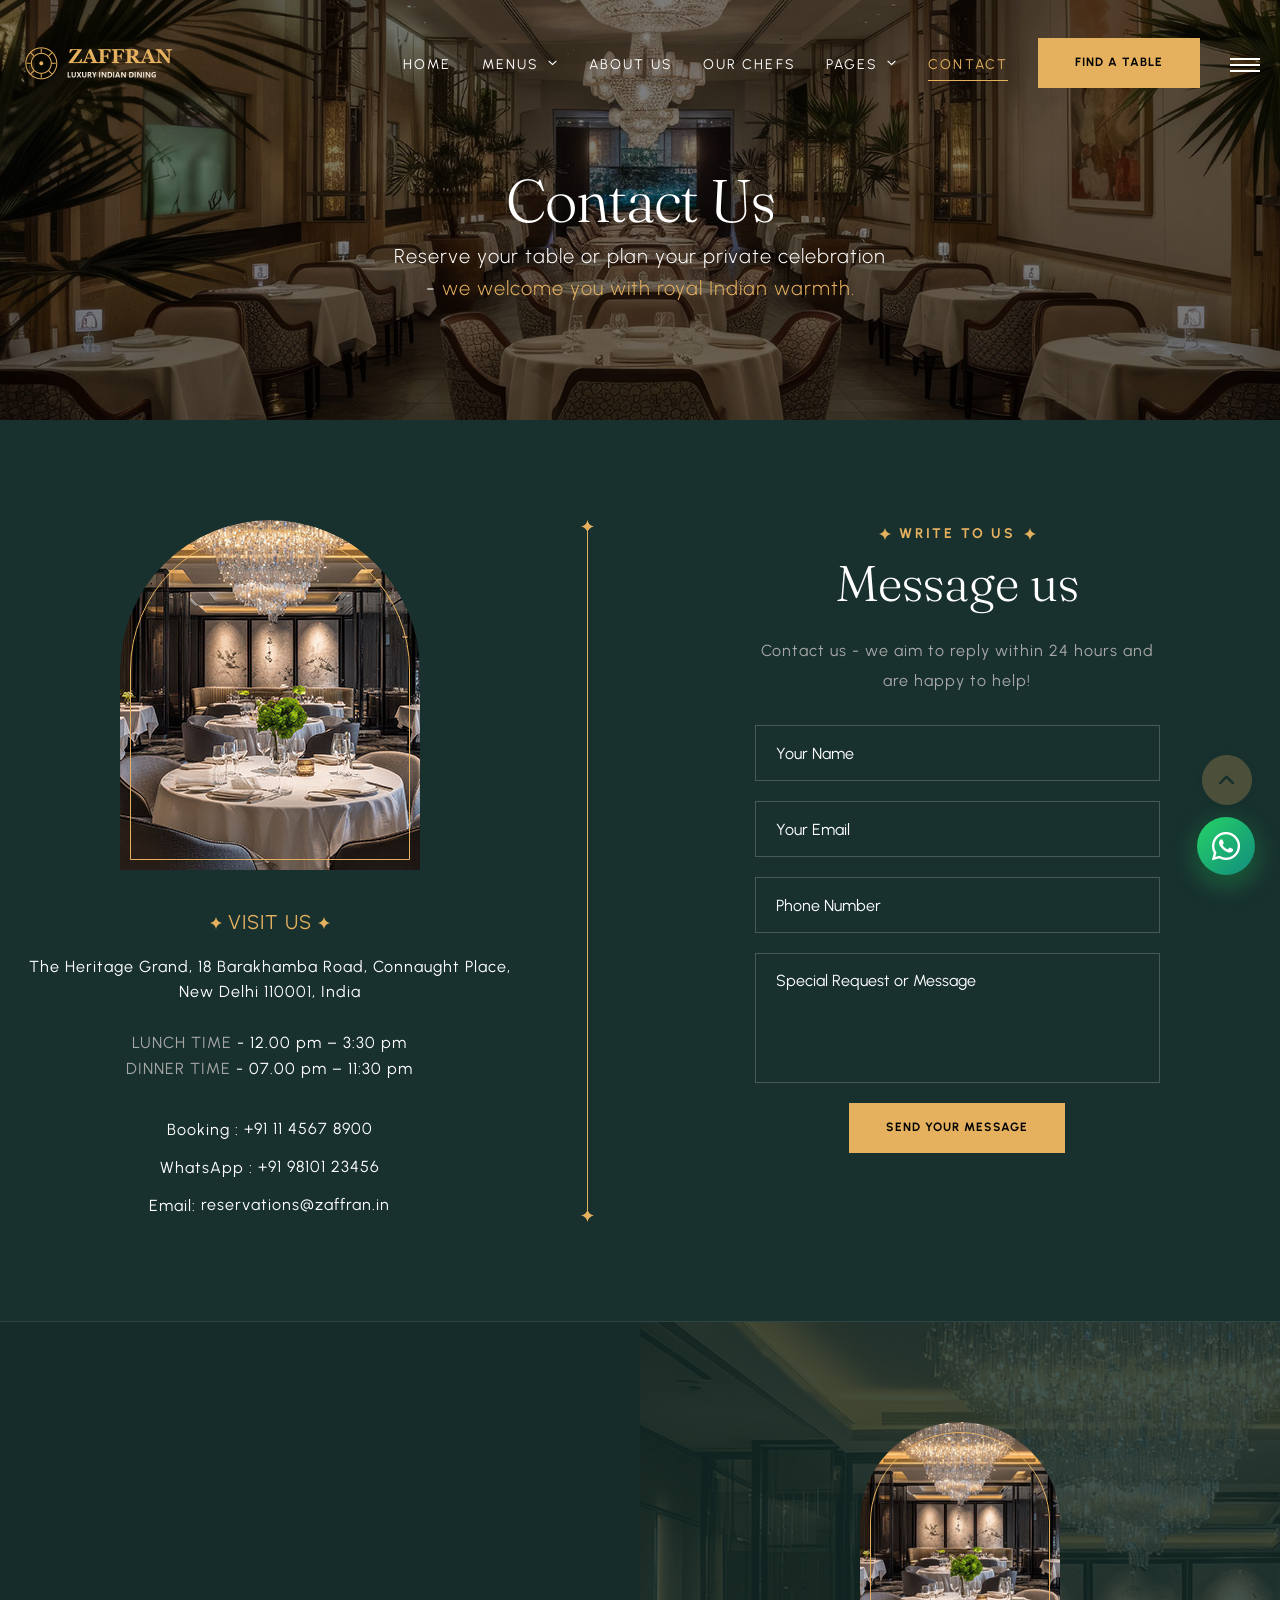
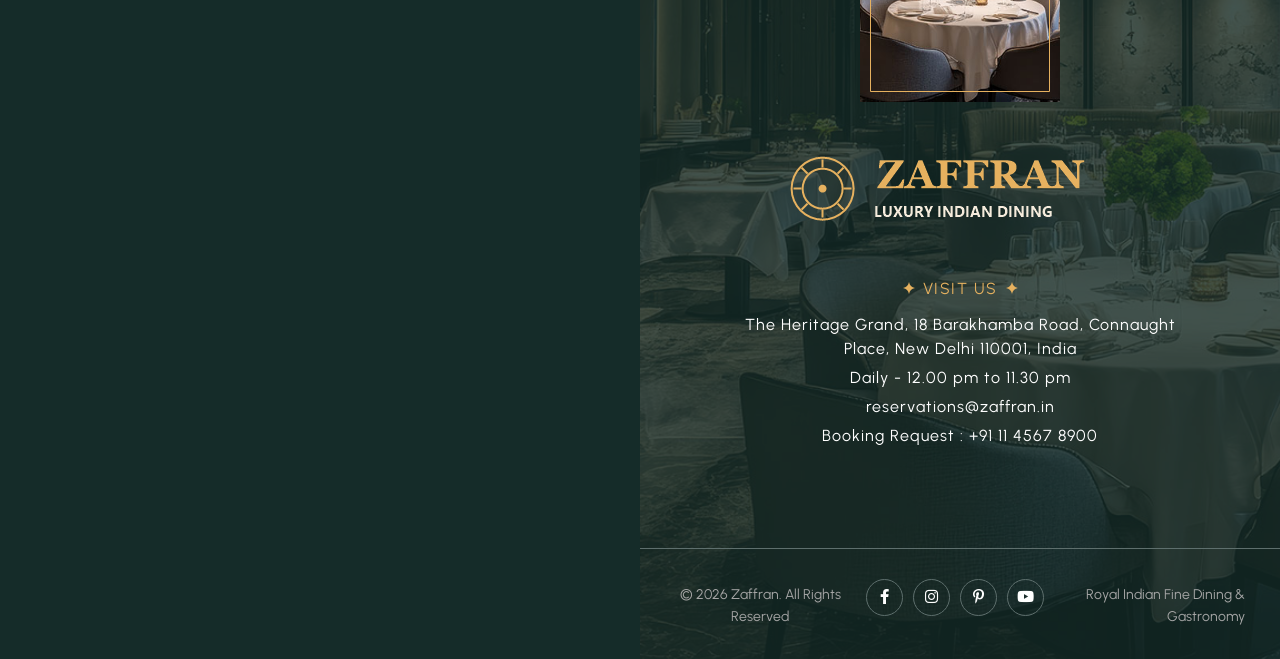
<file: contact-us.html>
<!DOCTYPE html>
<html lang="en">


<head>
<meta charset="utf-8">
<title>Contact Us & Reservations | Zaffran New Delhi</title>
<!-- Stylesheets -->
<link href="css/bootstrap.css" rel="stylesheet">
<link href="css/style.css" rel="stylesheet">
<link rel="shortcut icon" href="images/favicon.png" type="image/x-icon">
<link rel="icon" href="images/favicon.png" type="image/x-icon">
<!-- Responsive -->
<meta http-equiv="X-UA-Compatible" content="IE=edge">
<meta name="viewport" content="width=device-width, initial-scale=1.0">
<link href="css/responsive.css" rel="stylesheet">
 


<meta name="description" content="Get in touch with Zaffran, The Heritage Grand, Connaught Place, New Delhi. Inquire about reservations, private dining, or find directions.">
<link rel="canonical" href="https://zaffran.in/contact-us.html">
<!-- Open Graph / Facebook -->
<meta property="og:type" content="website">
<meta property="og:site_name" content="Zaffran | Luxury Indian Fine Dining">
<meta property="og:title" content="Contact Us & Reservations | Zaffran New Delhi">
<meta property="og:description" content="Get in touch with Zaffran, The Heritage Grand, Connaught Place, New Delhi. Inquire about reservations, private dining, or find directions.">
<meta property="og:image" content="images/resource/restaurant.jpg">
<meta property="og:url" content="https://zaffran.in/contact-us.html">
<!-- Twitter Card -->
<meta name="twitter:card" content="summary_large_image">
<meta name="twitter:title" content="Contact Us & Reservations | Zaffran New Delhi">
<meta name="twitter:description" content="Get in touch with Zaffran, The Heritage Grand, Connaught Place, New Delhi. Inquire about reservations, private dining, or find directions.">
<meta name="twitter:image" content="images/resource/restaurant.jpg">
</head>

<body>
  <div class="page-wrapper"> 
  
    <!-- Preloader -->
    <div class="loader-wrap">
        <div class="preloader">
            <div class="preloader-close">x</div>
            <div id="handle-preloader" class="handle-preloader">
                <div class="animation-preloader">
                    <div class="spinner"></div>
                    <div class="txt-loading">
                        <span data-text-preloader="Z" class="letters-loading">
                            Z
                        </span>
                        <span data-text-preloader="A" class="letters-loading">
                            A
                        </span>
                        <span data-text-preloader="F" class="letters-loading">
                            F
                        </span>
                        <span data-text-preloader="F" class="letters-loading">
                            F
                        </span>
                        <span data-text-preloader="R" class="letters-loading">
                            R
                        </span>
                        <span data-text-preloader="A" class="letters-loading">
                            A
                        </span>
                        <span data-text-preloader="N" class="letters-loading">
                            N
                        </span>
                    </div>
                </div>  
            </div>
        </div>
    </div>
    <!-- Preloader End -->

    <!-- Main Header-->
    <header class="main-header">
        <div class="header-top">
            <div class="auto-container">
                <div class="inner clearfix">
                    <div class="top-left clearfix">
                        <ul class="top-info clearfix">
                            <li><i class="icon far fa-map-marker-alt"></i> The Heritage Grand, Connaught Place, New Delhi 110001</li>
                            <li><i class="icon far fa-clock"></i> Daily : 12.00 pm to 11.30 pm</li>
                        </ul>
                    </div>
                    <div class="top-right clearfix">
                        <ul class="top-info clearfix">
                            <li><a href="tel:+911145678900"><i class="icon far fa-phone"></i> +91 11 4567 8900</a></li>
                            <li><a href="mailto:reservations@zaffran.in"><i class="icon far fa-envelope"></i> reservations@zaffran.in</a></li>
                        </ul>
                    </div>
                </div>
            </div>
        </div>
        <!-- Header Upper -->
        <div class="header-upper">        
            <div class="auto-container">
                <!-- Main Box -->
                <div class="main-box clearfix">
                    <!--Logo-->
                    <div class="logo-box">
                         <div class="logo"><a href="index.html" title="Zaffran - Luxury Indian Fine Dining"><img src="images/logo.png" alt="image" title="Zaffran - Luxury Indian Fine Dining"></a></div>
                    </div>

                    <div class="nav-box clearfix">
                        <!--Nav Outer-->
                        <div class="nav-outer clearfix">         
                            <nav class="main-menu">
                                <ul class="navigation clearfix">
                                    <li><a href="index.html">Home</a></li>
                                    <li class="dropdown has-mega-menu"><a href="menu-list-1.html">Menus</a>
                                        <ul>
                                            <li>
                                                <div class="mega-menu">
                                                    <div class="menu-inner">
                                                        <div class="auto-container">
                                                            <div class="row clearfix">
                                                                <div class="menu-block col-lg-3 col-md-6 col-sm-6">
                                                                    <div class="image"><a href="menu-list-1.html"><img loading="lazy" src="images/resource/menu-1-thumb.jpg" alt="image"></a></div>
                                                                    <div class="title"><a href="menu-list-1.html">Starters & Kebabs</a></div>
                                                                </div>
                                                                <div class="menu-block col-lg-3 col-md-6 col-sm-6">
                                                                    <div class="image"><a href="menu-list-2.html"><img loading="lazy" src="images/resource/menu-2-thumb.jpg" alt="image"></a></div>
                                                                    <div class="title"><a href="menu-list-2.html">Royal Main Course</a></div>
                                                                </div>
                                                                <div class="menu-block col-lg-3 col-md-6 col-sm-6">
                                                                    <div class="image"><a href="menu-list-3.html"><img loading="lazy" src="images/resource/menu-3-thumb.jpg" alt="image"></a></div>
                                                                    <div class="title"><a href="menu-list-3.html">Gourmet Desserts</a></div>
                                                                </div>
                                                                <div class="menu-block col-lg-3 col-md-6 col-sm-6">
                                                                    <div class="image"><a href="menu-list-4.html"><img loading="lazy" src="images/resource/menu-4-thumb.jpg" alt="image"></a></div>
                                                                    <div class="title"><a href="menu-list-4.html">Beverages & Wine</a></div>
                                                                </div>
                                                            </div>
                                                        </div>
                                                    </div>
                                                </div>
                                            </li>
                                        </ul>
                                    </li>
                                    <li><a href="about.html">About Us</a></li>
                                    <li><a href="our-chef.html">Our chefs</a></li>
                                    <li class="dropdown"><a href="#">Pages</a>
                                        <ul>
                                            <li><a href="gallery-masonry.html">Photo Gallery</a></li>
                                            <li><a href="book-table.html">Table Reservation</a></li>
                                            <li><a href="book-table-option2.html">Private Dining</a></li>
                                            <li><a href="testimonial.html">Guest Reviews</a></li>
                                            <li><a href="blog-list.html">Culinary Chronicles</a></li>
                                        </ul>
                                    </li>
                                    <li class="current"><a href="contact-us.html">Contact</a></li>
                                </ul>
                            </nav>
                            <!-- Main Menu End-->
                        </div>
                        <!--Nav Outer End-->

                        <div class="links-box clearfix">
                            <div class="link link-btn">
                                <a href="book-table.html" class="theme-btn btn-style-one clearfix">
                                    <span class="btn-wrap">
                                        <span class="text-one">find a table</span>
                                        <span class="text-two">find a table</span>
                                    </span>
                                </a>
                            </div>
                            <div class="link info-toggler">
                                <button class="info-btn">
                                    <span class="hamburger">
                                        <span class="top-bun"></span>
                                        <span class="meat"></span>
                                        <span class="bottom-bun"></span>
                                    </span>
                                </button>
                            </div>
                        </div>

                        <!-- Hidden Nav Toggler -->
                        <div class="nav-toggler">
                            <button class="hidden-bar-opener">
                                <span class="hamburger">
                                    <span class="top-bun"></span>
                                    <span class="meat"></span>
                                    <span class="bottom-bun"></span>
                                </span>
                            </button>
                        </div>

                    </div>

                </div>
            </div>
        </div>
    </header>
    <!--End Main Header -->

    
    <!--Menu Backdrop-->
    <div class="menu-backdrop"></div>

    <!-- Hidden Navigation Bar -->
    <section class="hidden-bar">
        <!-- Hidden Bar Wrapper -->
        <div class="inner-box">
            <div class="cross-icon hidden-bar-closer"><span class="far fa-close"></span></div>
            <div class="logo-box"><a href="index.html" title="Zaffran - Luxury Indian Fine Dining"><img src="images/resource/sidebar-logo.png" alt="image" title="Zaffran - Luxury Indian Fine Dining"></a></div>
            
            <!-- .Side-menu -->
            <div class="side-menu">
                 <ul class="navigation clearfix">
                    <li><a href="index.html">Home</a></li>
                    <li class="current dropdown"><a href="menu-list-1.html">Menus</a>
                        <ul>
                            <li><a href="menu-list-1.html">Starters & Kebabs</a></li>
                            <li><a href="menu-list-2.html">Royal Main Course</a></li>
                            <li><a href="menu-list-3.html">Gourmet Desserts</a></li>
                            <li><a href="menu-list-4.html">Beverages & Wine</a></li>
                        </ul>
                    </li>
                    <li><a href="about.html">About Us</a></li>
                    <li><a href="our-chef.html">Our chefs</a></li>
                    <li class="dropdown"><a href="#">Pages</a>
                                        <ul>
                                            <li><a href="gallery-masonry.html">Photo Gallery</a></li>
                                            <li><a href="book-table.html">Table Reservation</a></li>
                                            <li><a href="book-table-option2.html">Private Dining</a></li>
                                            <li><a href="testimonial.html">Guest Reviews</a></li>
                                            <li><a href="blog-list.html">Culinary Chronicles</a></li>
                                        </ul>
                                    </li>
                    <li><a href="contact-us.html">Contact</a></li>
                </ul>
            </div><!-- /.Side-menu -->
            
            
        
        </div><!-- / Hidden Bar Wrapper -->
    </section>
    <!-- / Hidden Bar -->

    <!--Info Back Drop-->
    <div class="info-back-drop"></div>
    
    <!-- Hidden Bar -->
    <section class="info-bar">
        <div class="inner-box">
            <div class="cross-icon"><span class="far fa-close"></span></div>
            <div class="image-box"><img loading="lazy" src="images/resource/sidebar-image.jpg" alt="image" title=""></div>
            <div class="logo-box"><a href="index.html" title="Zaffran - Luxury Indian Fine Dining"><img src="images/resource/sidebar-logo.png" alt="image" title="Zaffran - Luxury Indian Fine Dining"></a></div>

            <h5>Visit Us</h5>
            <ul class="info">
                <li>The Heritage Grand, 18 Barakhamba Road,<br>Connaught Place, New Delhi 110001, India</li>
                <li> <span class="ib-ttl"> Lunch Time </span>- 12.00 pm – 3:30 pm </li>
                <li><span class="ib-ttl"> Dinner Time</span> - 07.00 pm – 11:30 pm</li>
                <li><a href="mailto:reservations@zaffran.in">reservations@zaffran.in</a></li>
            </ul>
            <div class="booking-info">
                <div class="bk-no"><a href="tel:+911145678900">Booking: +91 11 4567 8900</a></div>
            </div>
        </div>
    </section>
    <!--End Hidden Bar -->

    <!-- Inner Banner Section -->
    <section class="inner-banner">
        <div class="image-layer" style="background-image: url(images/background/banner-image-4.jpg);"></div>
        <div class="auto-container">
            <div class="inner">
                <h1>Contact Us</h1>
                <div class="sub_text"> <p>Reserve your table or plan your private celebration - <span class="primary-color">we welcome you with royal Indian warmth.</span></p> </div>
            </div>
        </div>
    </section>
    <!--End Banner Section -->


    <!--Contact Info Section-->
    <section class="contact-page section-kt">

        <!--Location form Section-->
        <div class="auto-container">
            <div class="c-page-form-box">
                <div class="row clearfix">

                <!--form image Section-->
                <div class="loc-block info-block col-lg-5 col-md-12 col-sm-12">
                    <div class="contact-image">
                        <img loading="lazy" src="images/resource/restaurant.jpg" alt="image">
                    </div>
                    <h5> visit us </h5>
                    <div class="text">
                        The Heritage Grand, 18 Barakhamba Road, Connaught Place, New Delhi 110001, India <br> <br> 
                        <span class="c-info-ttl"> Lunch Time </span> - 12.00 pm – 3:30 pm <br>  <span class="c-info-ttl">Dinner Time </span> - 07.00 pm – 11:30 pm <br>  <br> 
                        <span class="more-link"> Booking : <a href="tel:+911145678900">+91 11 4567 8900</a> </span> <br>  
                        <span class="more-link"> WhatsApp : <a href="https://wa.me/919810123456?text=Hello%20Zaffran%2C%20I%20would%20like%20to%20inquire%20about%20a%20reservation" target="_blank" rel="noopener noreferrer">+91 98101 23456</a> </span> <br>  
                        <span class="more-link"> Email: <a href="mailto:reservations@zaffran.in">reservations@zaffran.in</a></span>

                    </div>
                </div>

                <!--Vertical line -->
                <div class="col-12 col-md-1 d-flex justify-content-center middle-line-wrapper">
                  <div class="middle-line-container">
                    <div class="dot top-dot"></div>
                    <div class="v-line"></div>
                    <div class="dot bottom-dot"></div>
                  </div>
                </div>

                <!--form Section-->
                <div class="loc-block col-lg-6 col-md-12 col-sm-12">
                    <div class="form-side">
                        <div class="title-box centered">
                            <div class="subtitle"><span>Write to us</span></div>
                            <h2>Message us</h2>
                            <div class="text desc">Contact us - we aim to reply within 24 hours and are happy to help!</div>
                        </div>
                        <div class="default-form contact-form">
                            <form method="post" action="#" class="zaffran-contact-form">
                                <div class="clearfix">
                                    <div class="form-group">
                                        <div class="field-inner">
                                            <input type="text" name="fullName" value="" placeholder="Your Name" required aria-label="Your Name">
                                        </div>
                                    </div>
                                    <div class="form-group">
                                        <div class="field-inner">
                                            <input type="email" name="emailAddress" value="" placeholder="Your Email" required aria-label="Your Email">
                                        </div>
                                    </div>
                                    <div class="form-group ">
                                        <div class="field-inner">
                                            <input type="tel" name="phoneNumber" value="" placeholder="Phone Number" required aria-label="Phone Number">
                                        </div>
                                    </div>
                                
                                    <div class="form-group ">
                                        <div class="field-inner">
                                            <textarea name="specialRequest" placeholder="Special Request or Message" required aria-label="Special Request or Message"></textarea>
                                        </div>
                                    </div>

                                    <div class="form-group">
                                        <button type="submit" class="theme-btn btn-style-one clearfix">
                                            <span class="btn-wrap">
                                                <span class="text-one">send your message</span>
                                                <span class="text-two">send your message</span>
                                            </span>
                                        </button>
                                    </div>
                                </div>
                            </form>
                        </div>
                    </div>
                </div>

                </div>
            </div>
        </div>

    </section>


    <!--Main Footer-->
    <footer class="main-footer">
        <div class="upper-section">
            <div class="fluid-section">
                <div class="row clearfix">
                    <!--Footer Col-->
                    <div class="footer-col footer-map-col col-lg-6 col-md-12 col-sm-12 px-0">
                        <div class="footer-map">
                            <iframe src="https://www.google.com/maps/embed?pb=!1m18!1m12!1m3!1d14008.114878235275!2d77.214472!3d28.632832!2m3!1f0!2f0!3f0!3m2!1i1024!2i768!4f13.1!3m3!1m2!1s0x390cfd37b027d109%3A0x10172778580e8122!2sConnaught%20Place%2C%20New%20Delhi%2C%20Delhi%20110001!5e0!3m2!1sen!2sin!4v1700000000000!5m2!1sen!2sin" width="100%" height="500" style="border:0;" allowfullscreen="" loading="lazy" referrerpolicy="no-referrer-when-downgrade"></iframe>
                        </div>
                    </div>
                    <!--Footer Col-->
                    <div class="footer-col info-col col-lg-6 col-md-12 col-sm-12 px-0">
                        <div class="inner wow fadeInUp" data-wow-delay="0ms" data-wow-duration="1500ms">
                            <div class="content">
                                <div class="footer-image">
                                    <img loading="lazy" src="images/resource/footer-img-1.jpg" alt="image">
                                </div>
                                <div class="logo"><a href="index.html" title="Zaffran - Luxury Indian Fine Dining"><img src="images/logo.png" alt="image" title="Zaffran - Luxury Indian Fine Dining"></a></div>
                                <div class="info">
                                    <h6>visit us </h6>
                                    <ul>
                                        <li>The Heritage Grand, 18 Barakhamba Road, Connaught Place, New Delhi 110001, India</li>
                                        <li>Daily - 12.00 pm to 11.30 pm</li>
                                        <li><a href="mailto:reservations@zaffran.in">reservations@zaffran.in</a></li>
                                        <li><a href="tel:+911145678900">Booking Request : +91 11 4567 8900</a></li>
                                        
                                    </ul>
                                </div>
                            </div>

                            <!-- last footer -->
                            <div class="bottom_footer">
                            <!-- container start -->
                              <div class="auto-container">
                                <!-- row start -->
                                <div class="row clearfix">
                                  <div class="col-lg-4 col-md-4 col-sm-12">
                                      <p>© 2026 Zaffran. All Rights Reserved</p>
                                  </div>

                                  <div class="col-lg-4 col-md-4 col-sm-12">
                                    <ul class="social_media">
                                      <li><a href="https://facebook.com" target="_blank" rel="noopener noreferrer" aria-label="Facebook page"><i class="fa-brands fa-facebook-f"></i></a></li>
                                      <li><a href="https://instagram.com" target="_blank" rel="noopener noreferrer" aria-label="Instagram page"><i class="fa-brands fa-instagram"></i></a></li>
                                      <li><a href="https://pinterest.com" target="_blank" rel="noopener noreferrer" aria-label="Pinterest page"><i class="fa-brands fa-pinterest-p"></i></a></li>
                                      <li><a href="https://youtube.com" target="_blank" rel="noopener noreferrer" aria-label="YouTube channel"><i class="fa-brands fa-youtube"></i></a></li>
                                    </ul>
                                  </div>

                                  <div class="col-lg-4 col-md-4 col-sm-12">
                                      <p class="developer_text">Royal Indian Fine Dining & Gastronomy</p>
                                  </div>
                                </div>
                              <!-- row end -->
                              </div>
                              <!-- container end -->
                            </div>

                        </div>
                    </div>
                    
                </div>
            </div>
        </div>
    </footer>

</div>
<!--End pagewrapper--> 

<!-- Floating WhatsApp Concierge Button -->
<a href="https://wa.me/919810123456?text=Greetings%20Zaffran%20Concierge%2C%20I%20would%20like%20to%20inquire%20about%20a%20table%20reservation." class="floating-whatsapp" target="_blank" rel="noopener noreferrer" aria-label="Chat with Zaffran Concierge on WhatsApp" title="Chat with Zaffran Concierge on WhatsApp">
    <i class="fa-brands fa-whatsapp"></i>
    <span class="whatsapp-tooltip">Chat with Concierge</span>
</a>

<!--Scroll to top-->
<div class="scroll-to-top scroll-to-target" data-target="html"><span class="icon fa fa-angle-up"></span></div>
<!--[if lt IE 9]><script src="https://cdnjs.cloudflare.com/ajax/libs/html5shiv/3.7.3/html5shiv.js"></script><![endif]-->

<script src="js/jquery.js"></script>
<script src="js/popper.min.js"></script>
<script src="js/bootstrap.min.js"></script>
<script src="js/jquery-ui.js"></script>
<script src="js/jquery.fancybox.js"></script>
<script src="js/swiper.js"></script>
<script src="js/owl.js"></script>
<script src="js/appear.js"></script>
<script src="js/wow.js"></script>
<script src="js/custom-script.js"></script>
</body>


</html>
</file>
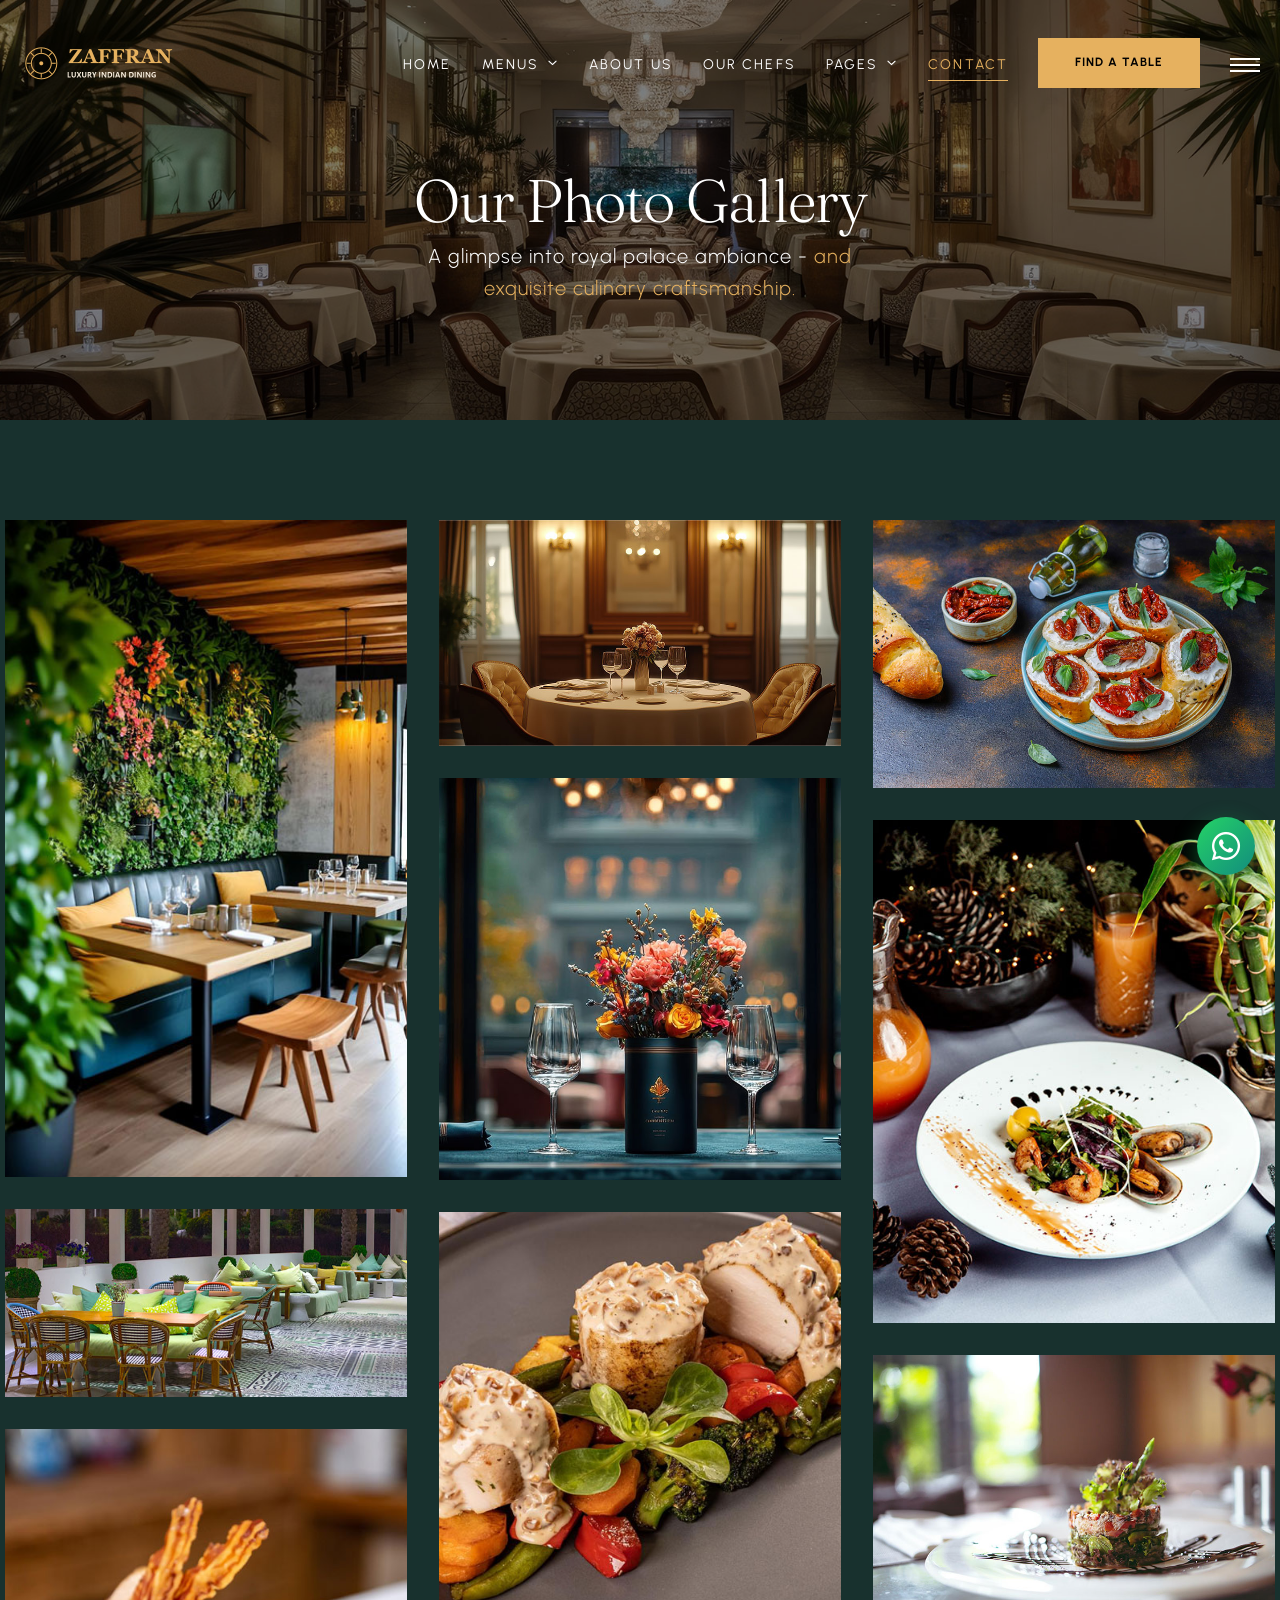
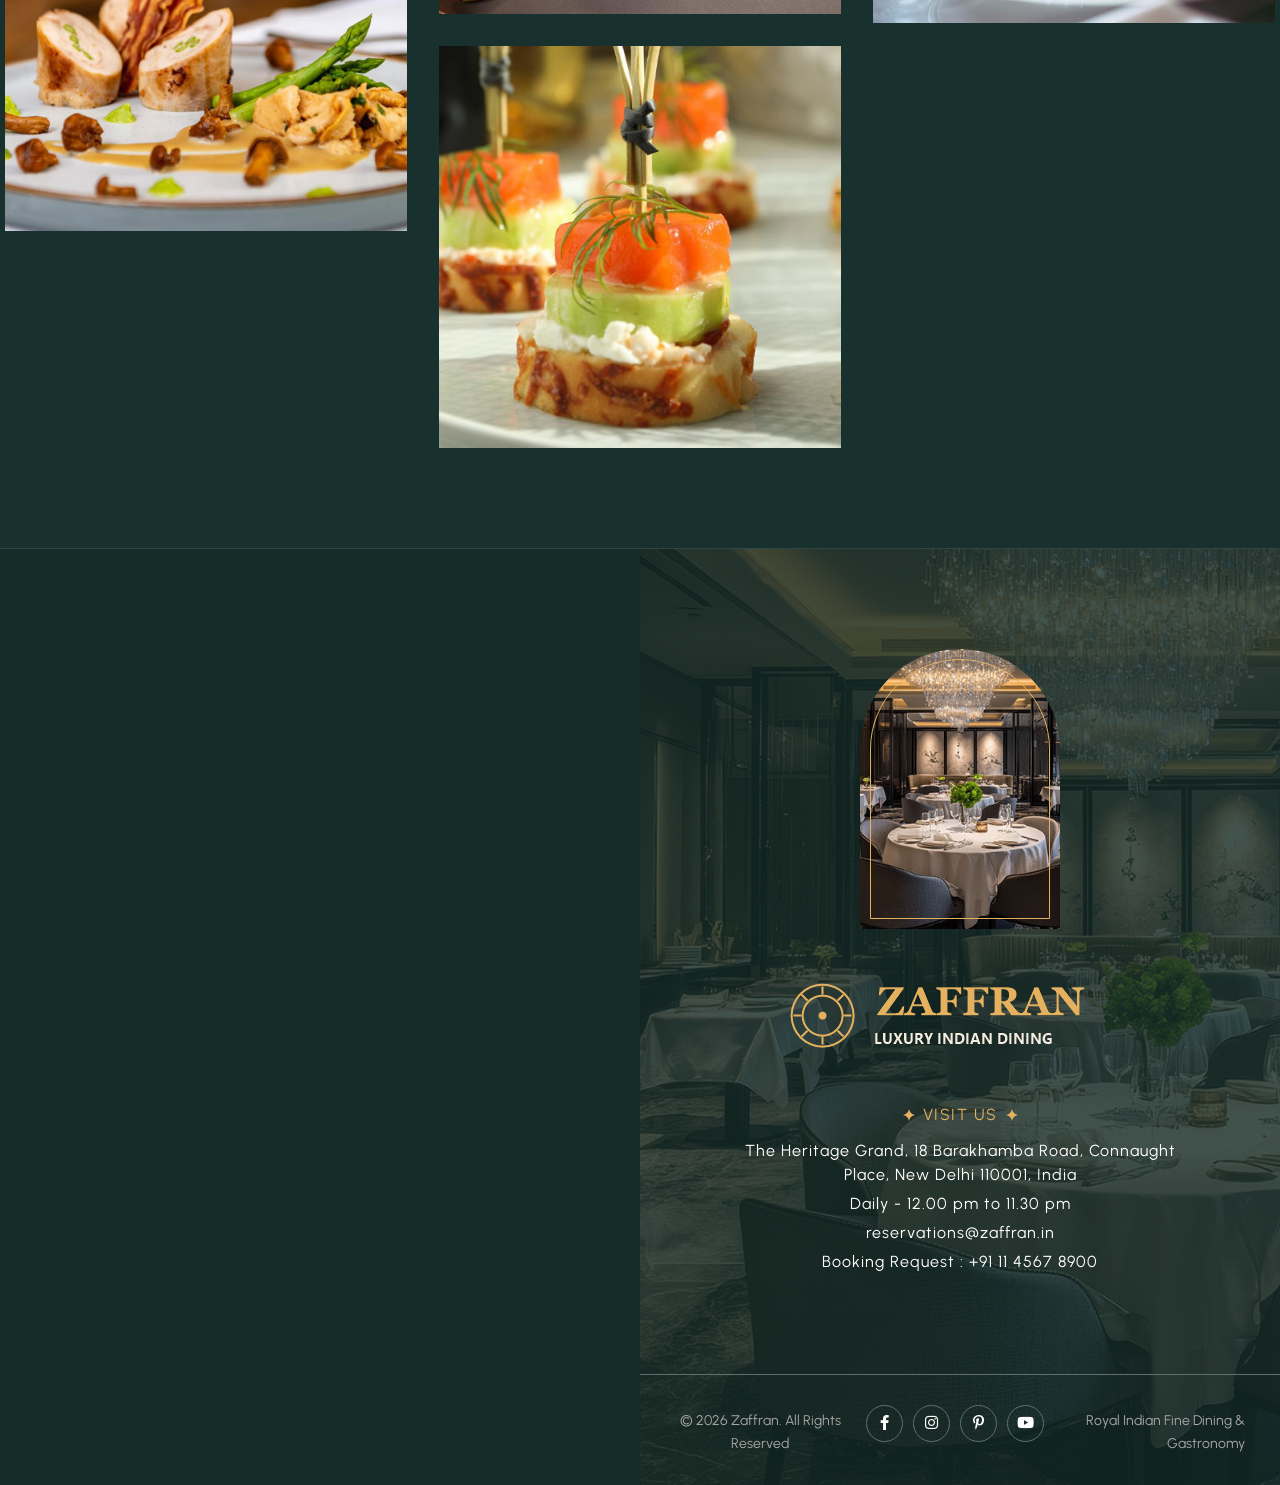
<file: gallery-masonry.html>
<!DOCTYPE html>
<html lang="en">


<head>
<meta charset="utf-8">
<title>Photo Gallery | Zaffran Luxury Dining</title>
<!-- Stylesheets -->
<link href="css/bootstrap.css" rel="stylesheet">
<link href="css/style.css" rel="stylesheet">
<link rel="shortcut icon" href="images/favicon.png" type="image/x-icon">
<link rel="icon" href="images/favicon.png" type="image/x-icon">
<!-- Responsive -->
<meta http-equiv="X-UA-Compatible" content="IE=edge">
<meta name="viewport" content="width=device-width, initial-scale=1.0">
<link href="css/responsive.css" rel="stylesheet">
 


<meta name="description" content="Glimpse the regal dining ambiance and gastronomic artistry of Zaffran through our photo gallery. Experience royal New Delhi hospitality.">
<link rel="canonical" href="https://zaffran.in/gallery-masonry.html">
<!-- Open Graph / Facebook -->
<meta property="og:type" content="website">
<meta property="og:site_name" content="Zaffran | Luxury Indian Fine Dining">
<meta property="og:title" content="Photo Gallery | Zaffran Luxury Dining">
<meta property="og:description" content="Glimpse the regal dining ambiance and gastronomic artistry of Zaffran through our photo gallery. Experience royal New Delhi hospitality.">
<meta property="og:image" content="images/resource/restaurant.jpg">
<meta property="og:url" content="https://zaffran.in/gallery-masonry.html">
<!-- Twitter Card -->
<meta name="twitter:card" content="summary_large_image">
<meta name="twitter:title" content="Photo Gallery | Zaffran Luxury Dining">
<meta name="twitter:description" content="Glimpse the regal dining ambiance and gastronomic artistry of Zaffran through our photo gallery. Experience royal New Delhi hospitality.">
<meta name="twitter:image" content="images/resource/restaurant.jpg">
</head>

<body>
  <div class="page-wrapper"> 
  
    <!-- Preloader -->
    <div class="loader-wrap">
        <div class="preloader">
            <div class="preloader-close">x</div>
            <div id="handle-preloader" class="handle-preloader">
                <div class="animation-preloader">
                    <div class="spinner"></div>
                    <div class="txt-loading">
                        <span data-text-preloader="Z" class="letters-loading">
                            Z
                        </span>
                        <span data-text-preloader="A" class="letters-loading">
                            A
                        </span>
                        <span data-text-preloader="F" class="letters-loading">
                            F
                        </span>
                        <span data-text-preloader="F" class="letters-loading">
                            F
                        </span>
                        <span data-text-preloader="R" class="letters-loading">
                            R
                        </span>
                        <span data-text-preloader="A" class="letters-loading">
                            A
                        </span>
                        <span data-text-preloader="N" class="letters-loading">
                            N
                        </span>
                    </div>
                </div>  
            </div>
        </div>
    </div>
    <!-- Preloader End -->

    <!-- Main Header-->
    <header class="main-header">
        <div class="header-top">
            <div class="auto-container">
                <div class="inner clearfix">
                    <div class="top-left clearfix">
                        <ul class="top-info clearfix">
                            <li><i class="icon far fa-map-marker-alt"></i> The Heritage Grand, Connaught Place, New Delhi 110001</li>
                            <li><i class="icon far fa-clock"></i> Daily : 12.00 pm to 11.30 pm</li>
                        </ul>
                    </div>
                    <div class="top-right clearfix">
                        <ul class="top-info clearfix">
                            <li><a href="tel:+911145678900"><i class="icon far fa-phone"></i> +91 11 4567 8900</a></li>
                            <li><a href="mailto:reservations@zaffran.in"><i class="icon far fa-envelope"></i> reservations@zaffran.in</a></li>
                        </ul>
                    </div>
                </div>
            </div>
        </div>
        <!-- Header Upper -->
        <div class="header-upper">        
            <div class="auto-container">
                <!-- Main Box -->
                <div class="main-box clearfix">
                    <!--Logo-->
                    <div class="logo-box">
                         <div class="logo"><a href="index.html" title="Zaffran - Luxury Indian Fine Dining"><img src="images/logo.png" alt="image" title="Zaffran - Luxury Indian Fine Dining"></a></div>
                    </div>

                    <div class="nav-box clearfix">
                        <!--Nav Outer-->
                        <div class="nav-outer clearfix">         
                            <nav class="main-menu">
                                <ul class="navigation clearfix">
                                    <li><a href="index.html">Home</a></li>
                                    <li class="dropdown has-mega-menu"><a href="menu-list-1.html">Menus</a>
                                        <ul>
                                            <li>
                                                <div class="mega-menu">
                                                    <div class="menu-inner">
                                                        <div class="auto-container">
                                                            <div class="row clearfix">
                                                                <div class="menu-block col-lg-3 col-md-6 col-sm-6">
                                                                    <div class="image"><a href="menu-list-1.html"><img loading="lazy" src="images/resource/menu-1-thumb.jpg" alt="image"></a></div>
                                                                    <div class="title"><a href="menu-list-1.html">Starters & Kebabs</a></div>
                                                                </div>
                                                                <div class="menu-block col-lg-3 col-md-6 col-sm-6">
                                                                    <div class="image"><a href="menu-list-2.html"><img loading="lazy" src="images/resource/menu-2-thumb.jpg" alt="image"></a></div>
                                                                    <div class="title"><a href="menu-list-2.html">Royal Main Course</a></div>
                                                                </div>
                                                                <div class="menu-block col-lg-3 col-md-6 col-sm-6">
                                                                    <div class="image"><a href="menu-list-3.html"><img loading="lazy" src="images/resource/menu-3-thumb.jpg" alt="image"></a></div>
                                                                    <div class="title"><a href="menu-list-3.html">Gourmet Desserts</a></div>
                                                                </div>
                                                                <div class="menu-block col-lg-3 col-md-6 col-sm-6">
                                                                    <div class="image"><a href="menu-list-4.html"><img loading="lazy" src="images/resource/menu-4-thumb.jpg" alt="image"></a></div>
                                                                    <div class="title"><a href="menu-list-4.html">Beverages & Wine</a></div>
                                                                </div>
                                                            </div>
                                                        </div>
                                                    </div>
                                                </div>
                                            </li>
                                        </ul>
                                    </li>
                                    <li><a href="about.html">About Us</a></li>
                                    <li><a href="our-chef.html">Our chefs</a></li>
                                    <li class="dropdown"><a href="#">Pages</a>
                                        <ul>
                                            <li><a href="gallery-masonry.html">Photo Gallery</a></li>
                                            <li><a href="book-table.html">Table Reservation</a></li>
                                            <li><a href="book-table-option2.html">Private Dining</a></li>
                                            <li><a href="testimonial.html">Guest Reviews</a></li>
                                            <li><a href="blog-list.html">Culinary Chronicles</a></li>
                                        </ul>
                                    </li>
                                    <li class="current"><a href="contact-us.html">Contact</a></li>
                                </ul>
                            </nav>
                            <!-- Main Menu End-->
                        </div>
                        <!--Nav Outer End-->

                        <div class="links-box clearfix">
                            <div class="link link-btn">
                                <a href="book-table.html" class="theme-btn btn-style-one clearfix">
                                    <span class="btn-wrap">
                                        <span class="text-one">find a table</span>
                                        <span class="text-two">find a table</span>
                                    </span>
                                </a>
                            </div>
                            <div class="link info-toggler">
                                <button class="info-btn">
                                    <span class="hamburger">
                                        <span class="top-bun"></span>
                                        <span class="meat"></span>
                                        <span class="bottom-bun"></span>
                                    </span>
                                </button>
                            </div>
                        </div>

                        <!-- Hidden Nav Toggler -->
                        <div class="nav-toggler">
                            <button class="hidden-bar-opener">
                                <span class="hamburger">
                                    <span class="top-bun"></span>
                                    <span class="meat"></span>
                                    <span class="bottom-bun"></span>
                                </span>
                            </button>
                        </div>

                    </div>

                </div>
            </div>
        </div>
    </header>
    <!--End Main Header -->

    
    <!--Menu Backdrop-->
    <div class="menu-backdrop"></div>

    <!-- Hidden Navigation Bar -->
    <section class="hidden-bar">
        <!-- Hidden Bar Wrapper -->
        <div class="inner-box">
            <div class="cross-icon hidden-bar-closer"><span class="far fa-close"></span></div>
            <div class="logo-box"><a href="index.html" title="Zaffran - Luxury Indian Fine Dining"><img src="images/resource/sidebar-logo.png" alt="image" title="Zaffran - Luxury Indian Fine Dining"></a></div>
            
            <!-- .Side-menu -->
            <div class="side-menu">
                 <ul class="navigation clearfix">
                    <li><a href="index.html">Home</a></li>
                    <li class="current dropdown"><a href="menu-list-1.html">Menus</a>
                        <ul>
                            <li><a href="menu-list-1.html">Starters & Kebabs</a></li>
                            <li><a href="menu-list-2.html">Royal Main Course</a></li>
                            <li><a href="menu-list-3.html">Gourmet Desserts</a></li>
                            <li><a href="menu-list-4.html">Beverages & Wine</a></li>
                        </ul>
                    </li>
                    <li><a href="about.html">About Us</a></li>
                    <li><a href="our-chef.html">Our chefs</a></li>
                    <li class="dropdown"><a href="#">Pages</a>
                                        <ul>
                                            <li><a href="gallery-masonry.html">Photo Gallery</a></li>
                                            <li><a href="book-table.html">Table Reservation</a></li>
                                            <li><a href="book-table-option2.html">Private Dining</a></li>
                                            <li><a href="testimonial.html">Guest Reviews</a></li>
                                            <li><a href="blog-list.html">Culinary Chronicles</a></li>
                                        </ul>
                                    </li>
                    <li><a href="contact-us.html">Contact</a></li>
                </ul>
            </div><!-- /.Side-menu -->
            
            
        
        </div><!-- / Hidden Bar Wrapper -->
    </section>
    <!-- / Hidden Bar -->

    <!--Info Back Drop-->
    <div class="info-back-drop"></div>
    
    <!-- Hidden Bar -->
    <section class="info-bar">
        <div class="inner-box">
            <div class="cross-icon"><span class="far fa-close"></span></div>
            <div class="image-box"><img loading="lazy" src="images/resource/sidebar-image.jpg" alt="image" title=""></div>
            <div class="logo-box"><a href="index.html" title="Zaffran - Luxury Indian Fine Dining"><img src="images/resource/sidebar-logo.png" alt="image" title="Zaffran - Luxury Indian Fine Dining"></a></div>

            <h5>Visit Us</h5>
            <ul class="info">
                <li>The Heritage Grand, 18 Barakhamba Road,<br>Connaught Place, New Delhi 110001, India</li>
                <li> <span class="ib-ttl"> Lunch Time </span>- 12.00 pm – 3:30 pm </li>
                <li><span class="ib-ttl"> Dinner Time</span> - 07.00 pm – 11:30 pm</li>
                <li><a href="mailto:reservations@zaffran.in">reservations@zaffran.in</a></li>
            </ul>
            <div class="booking-info">
                <div class="bk-no"><a href="tel:+911145678900">Booking: +91 11 4567 8900</a></div>
            </div>
        </div>
    </section>
    <!--End Hidden Bar -->

    <!-- Inner Banner Section -->
    <section class="inner-banner">
        <div class="image-layer" style="background-image: url(images/background/banner-image-4.jpg);"></div>
        <div class="auto-container">
            <div class="inner">
                <h1>Our Photo Gallery</h1>
                <div class="sub_text"> <p>A glimpse into royal palace ambiance - <span class="primary-color">and exquisite culinary craftsmanship.</span></p> </div>
            </div>
        </div>
    </section>
    <!--End Banner Section -->


    <!--Contact Info Section-->
    <section class="gallery-page section-kt">
        <div class="auto-container">
            <div class="row clearfix">
                <div class="masonry">

                  <div class="masonry-item">
                    <a href="images/gallery/pic1.jpg" class="fancybox" data-fancybox="gallery">
                      <img loading="lazy" src="images/gallery/pic1-thumb.jpg" alt="Gallery Image">
                    </a>
                  </div>

                  <div class="masonry-item">
                    <a href="images/gallery/pic4.jpg" class="fancybox" data-fancybox="gallery">
                      <img loading="lazy" src="images/gallery/pic4-thumb.jpg" alt="Gallery Image">
                    </a>
                  </div>

                  <div class="masonry-item">
                    <a href="images/gallery/pic3.jpg" class="fancybox" data-fancybox="gallery">
                      <img loading="lazy" src="images/gallery/pic3-thumb.jpg" alt="Gallery Image">
                    </a>
                  </div>

                  <div class="masonry-item">
                    <a href="images/gallery/pic7.jpg" class="fancybox" data-fancybox="gallery">
                      <img loading="lazy" src="images/gallery/pic7-thumb.jpg" alt="Gallery Image">
                    </a>
                  </div>

                  <div class="masonry-item">
                    <a href="images/gallery/pic5.jpg" class="fancybox" data-fancybox="gallery">
                      <img loading="lazy" src="images/gallery/pic5-thumb.jpg" alt="Gallery Image">
                    </a>
                  </div>

                  <div class="masonry-item">
                    <a href="images/gallery/pic6.jpg" class="fancybox" data-fancybox="gallery">
                      <img loading="lazy" src="images/gallery/pic6-thumb.jpg" alt="Gallery Image">
                    </a>
                  </div>

                  <div class="masonry-item">
                    <a href="images/gallery/pic2.jpg" class="fancybox" data-fancybox="gallery">
                      <img loading="lazy" src="images/gallery/pic2-thumb.jpg" alt="Gallery Image">
                    </a>
                  </div>

                  <div class="masonry-item">
                    <a href="images/gallery/pic8.jpg" class="fancybox" data-fancybox="gallery">
                      <img loading="lazy" src="images/gallery/pic8-thumb.jpg" alt="Gallery Image">
                    </a>
                  </div>

                  <div class="masonry-item">
                    <a href="images/gallery/pic9.jpg" class="fancybox" data-fancybox="gallery">
                      <img loading="lazy" src="images/gallery/pic9-thumb.jpg" alt="Gallery Image">
                    </a>
                  </div>

                  <div class="masonry-item">
                    <a href="images/gallery/pic10.jpg" class="fancybox" data-fancybox="gallery">
                      <img loading="lazy" src="images/gallery/pic10-thumb.jpg" alt="Gallery Image">
                    </a>
                  </div>

                  <!-- Add more items as needed -->
                </div>
            </div>
        </div>

    </section>


    <!--Main Footer-->
    <footer class="main-footer">
        <div class="upper-section">
            <div class="fluid-section">
                <div class="row clearfix">
                    <!--Footer Col-->
                    <div class="footer-col footer-map-col col-lg-6 col-md-12 col-sm-12 px-0">
                        <div class="footer-map">
                            <iframe src="https://www.google.com/maps/embed?pb=!1m18!1m12!1m3!1d14008.114878235275!2d77.214472!3d28.632832!2m3!1f0!2f0!3f0!3m2!1i1024!2i768!4f13.1!3m3!1m2!1s0x390cfd37b027d109%3A0x10172778580e8122!2sConnaught%20Place%2C%20New%20Delhi%2C%20Delhi%20110001!5e0!3m2!1sen!2sin!4v1700000000000!5m2!1sen!2sin" width="100%" height="500" style="border:0;" allowfullscreen="" loading="lazy" referrerpolicy="no-referrer-when-downgrade"></iframe>
                        </div>
                    </div>
                    <!--Footer Col-->
                    <div class="footer-col info-col col-lg-6 col-md-12 col-sm-12 px-0">
                        <div class="inner wow fadeInUp" data-wow-delay="0ms" data-wow-duration="1500ms">
                            <div class="content">
                                <div class="footer-image">
                                    <img loading="lazy" src="images/resource/footer-img-1.jpg" alt="image">
                                </div>
                                <div class="logo"><a href="index.html" title="Zaffran - Luxury Indian Fine Dining"><img src="images/logo.png" alt="image" title="Zaffran - Luxury Indian Fine Dining"></a></div>
                                <div class="info">
                                    <h6>visit us </h6>
                                    <ul>
                                        <li>The Heritage Grand, 18 Barakhamba Road, Connaught Place, New Delhi 110001, India</li>
                                        <li>Daily - 12.00 pm to 11.30 pm</li>
                                        <li><a href="mailto:reservations@zaffran.in">reservations@zaffran.in</a></li>
                                        <li><a href="tel:+911145678900">Booking Request : +91 11 4567 8900</a></li>
                                        
                                    </ul>
                                </div>
                            </div>

                            <!-- last footer -->
                            <div class="bottom_footer">
                            <!-- container start -->
                              <div class="auto-container">
                                <!-- row start -->
                                <div class="row clearfix">
                                  <div class="col-lg-4 col-md-4 col-sm-12">
                                      <p>© 2026 Zaffran. All Rights Reserved</p>
                                  </div>

                                  <div class="col-lg-4 col-md-4 col-sm-12">
                                    <ul class="social_media">
                                      <li><a href="https://facebook.com" target="_blank" rel="noopener noreferrer" aria-label="Facebook page"><i class="fa-brands fa-facebook-f"></i></a></li>
                                      <li><a href="https://instagram.com" target="_blank" rel="noopener noreferrer" aria-label="Instagram page"><i class="fa-brands fa-instagram"></i></a></li>
                                      <li><a href="https://pinterest.com" target="_blank" rel="noopener noreferrer" aria-label="Pinterest page"><i class="fa-brands fa-pinterest-p"></i></a></li>
                                      <li><a href="https://youtube.com" target="_blank" rel="noopener noreferrer" aria-label="YouTube channel"><i class="fa-brands fa-youtube"></i></a></li>
                                    </ul>
                                  </div>

                                  <div class="col-lg-4 col-md-4 col-sm-12">
                                      <p class="developer_text">Royal Indian Fine Dining & Gastronomy</p>
                                  </div>
                                </div>
                              <!-- row end -->
                              </div>
                              <!-- container end -->
                            </div>

                        </div>
                    </div>
                    
                </div>
            </div>
        </div>
    </footer>

</div>
<!--End pagewrapper--> 

<!-- Floating WhatsApp Concierge Button -->
<a href="https://wa.me/919810123456?text=Greetings%20Zaffran%20Concierge%2C%20I%20would%20like%20to%20inquire%20about%20a%20table%20reservation." class="floating-whatsapp" target="_blank" rel="noopener noreferrer" aria-label="Chat with Zaffran Concierge on WhatsApp" title="Chat with Zaffran Concierge on WhatsApp">
    <i class="fa-brands fa-whatsapp"></i>
    <span class="whatsapp-tooltip">Chat with Concierge</span>
</a>

<!--Scroll to top-->
<div class="scroll-to-top scroll-to-target" data-target="html"><span class="icon fa fa-angle-up"></span></div>
<!--[if lt IE 9]><script src="https://cdnjs.cloudflare.com/ajax/libs/html5shiv/3.7.3/html5shiv.js"></script><![endif]-->

<script src="js/jquery.js"></script>
<script src="js/popper.min.js"></script>
<script src="js/bootstrap.min.js"></script>
<script src="js/jquery-ui.js"></script>
<script src="js/jquery.fancybox.js"></script>
<script src="js/swiper.js"></script>
<script src="js/owl.js"></script>
<script src="js/appear.js"></script>
<script src="js/wow.js"></script>
<script src="js/custom-script.js"></script>

</body>


</html>
</file>
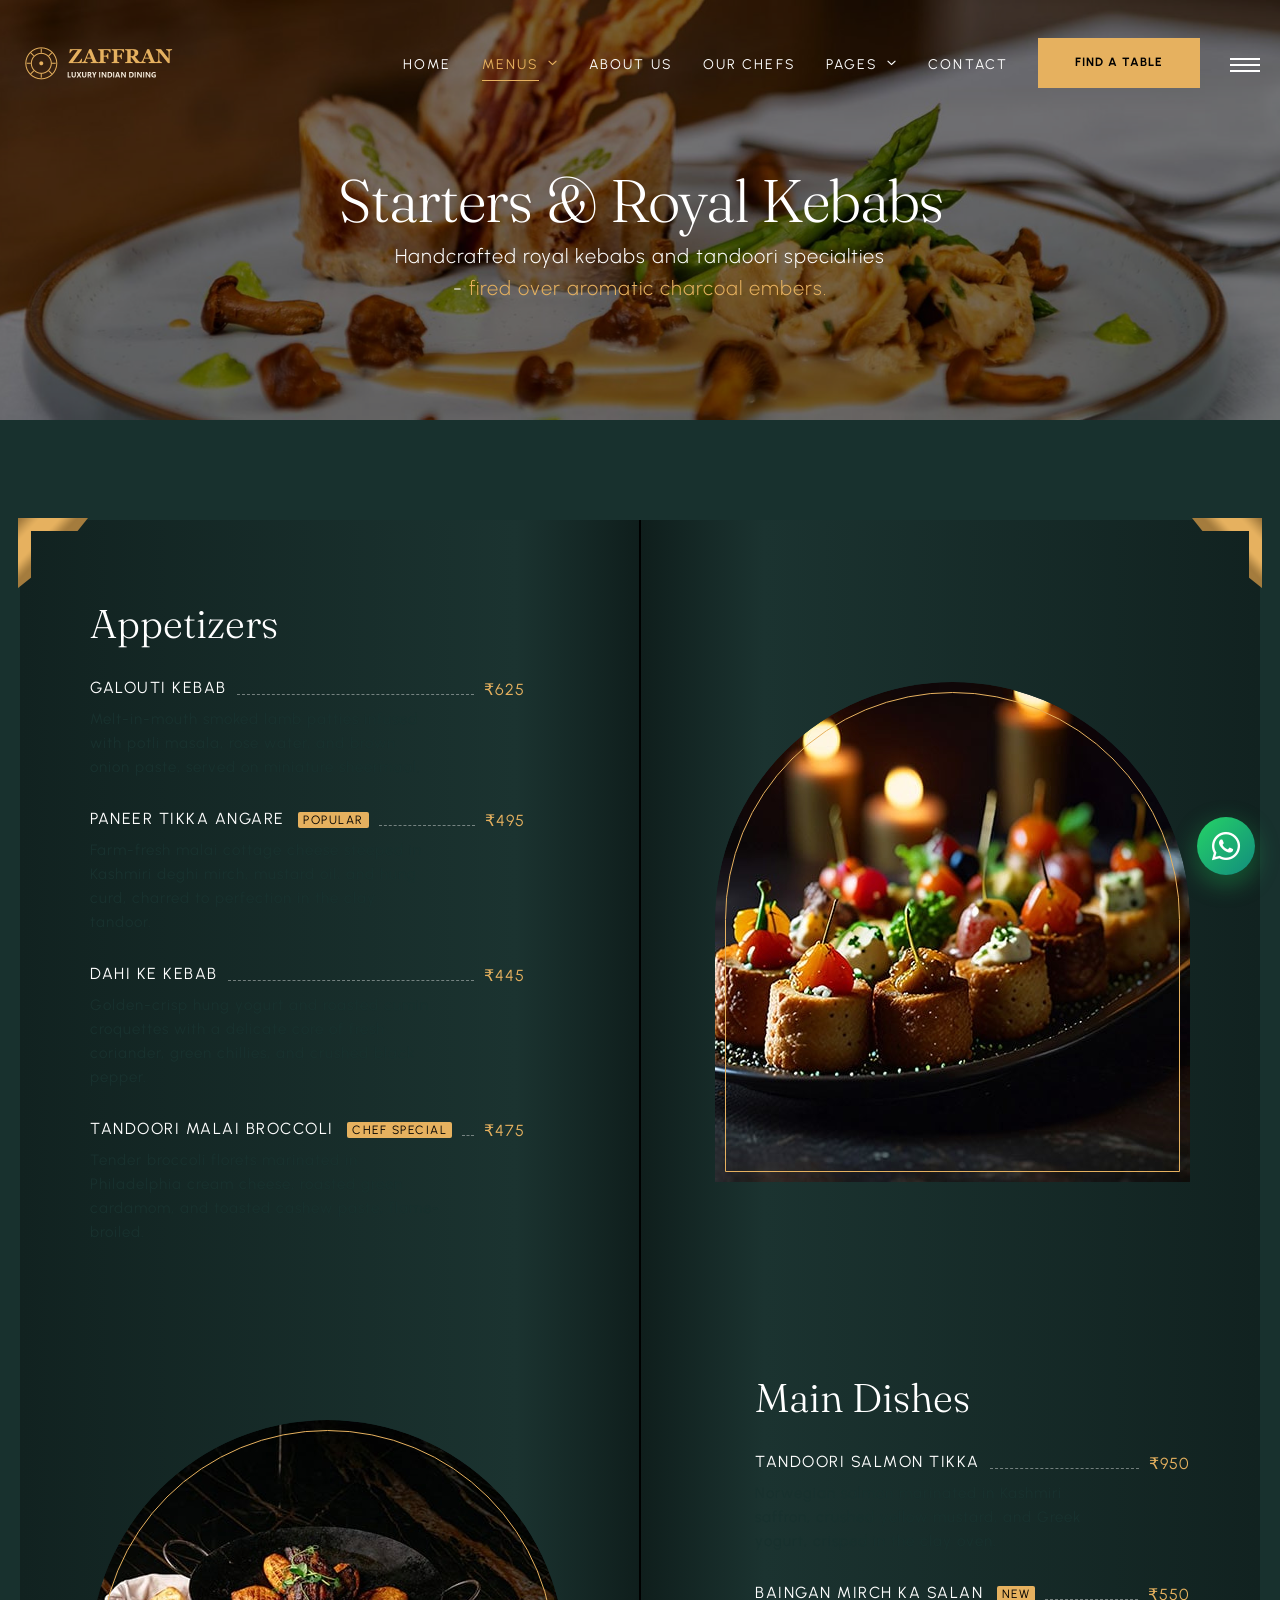
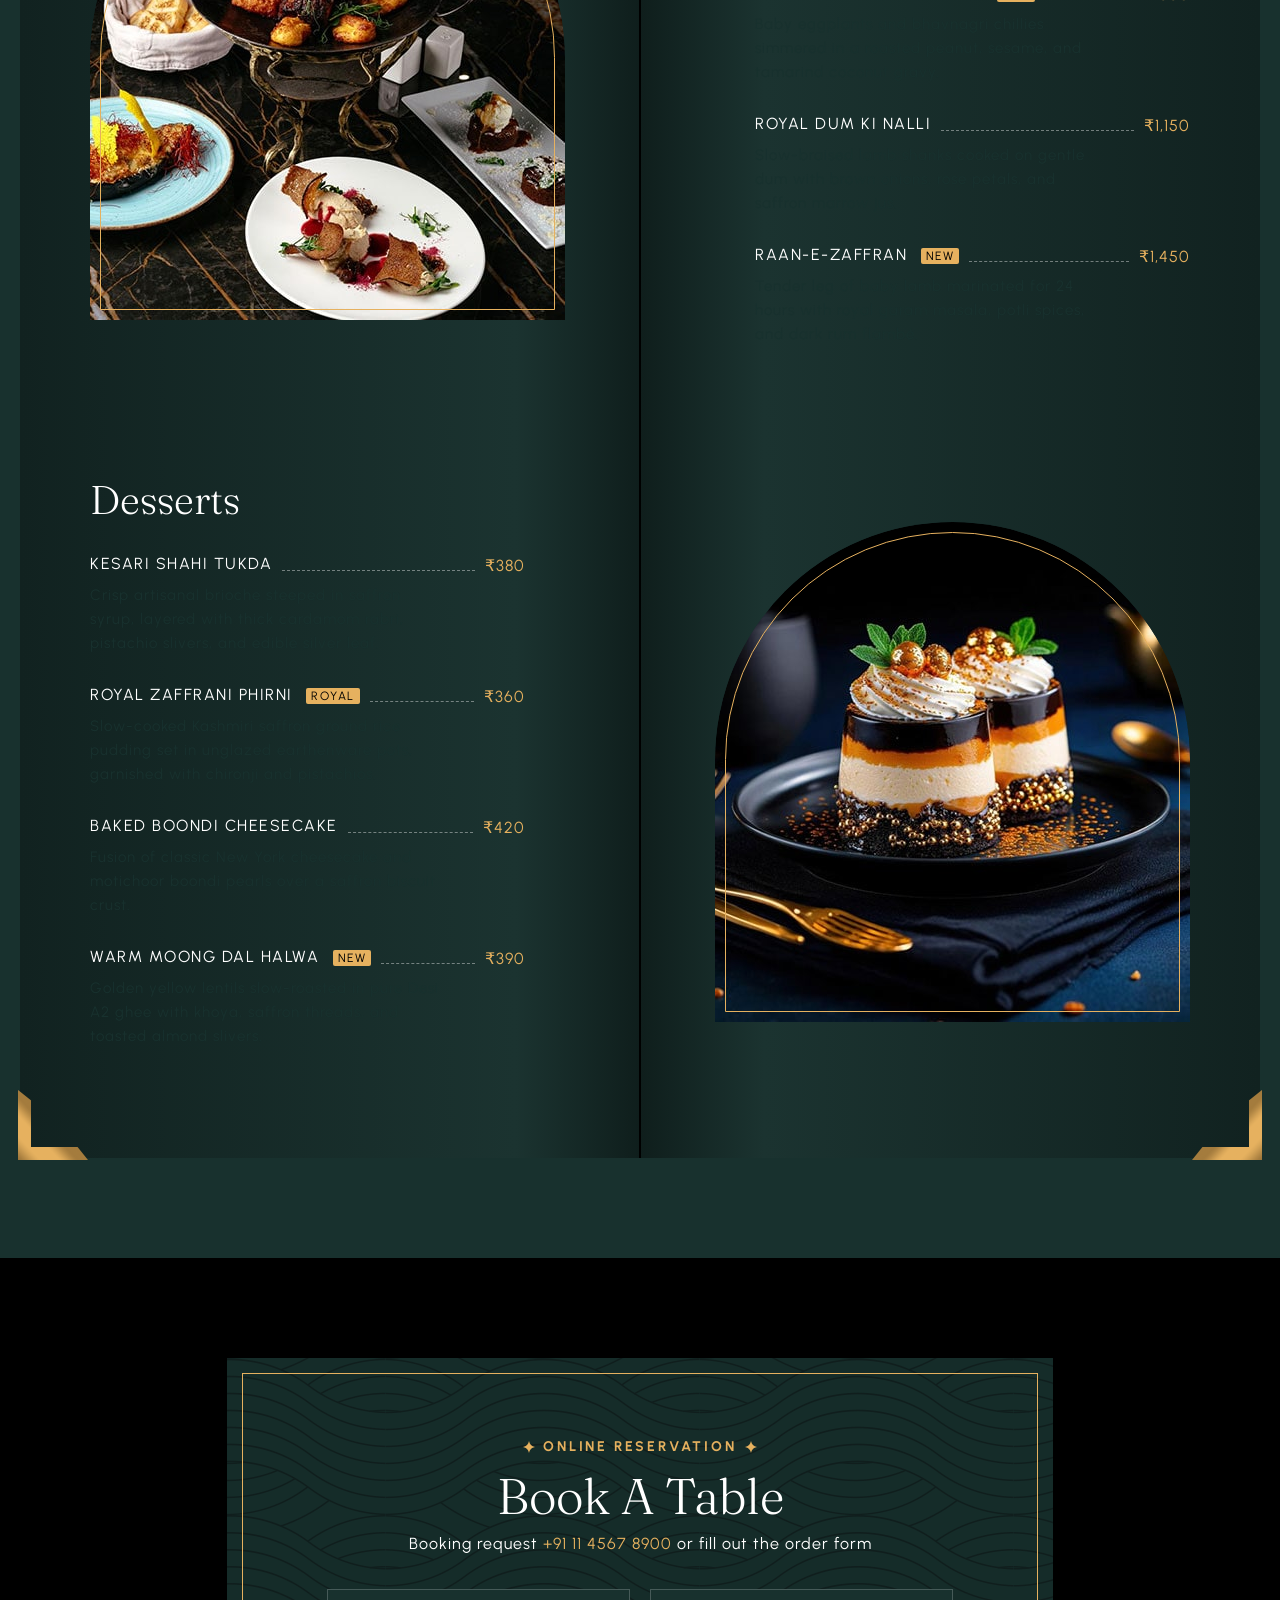
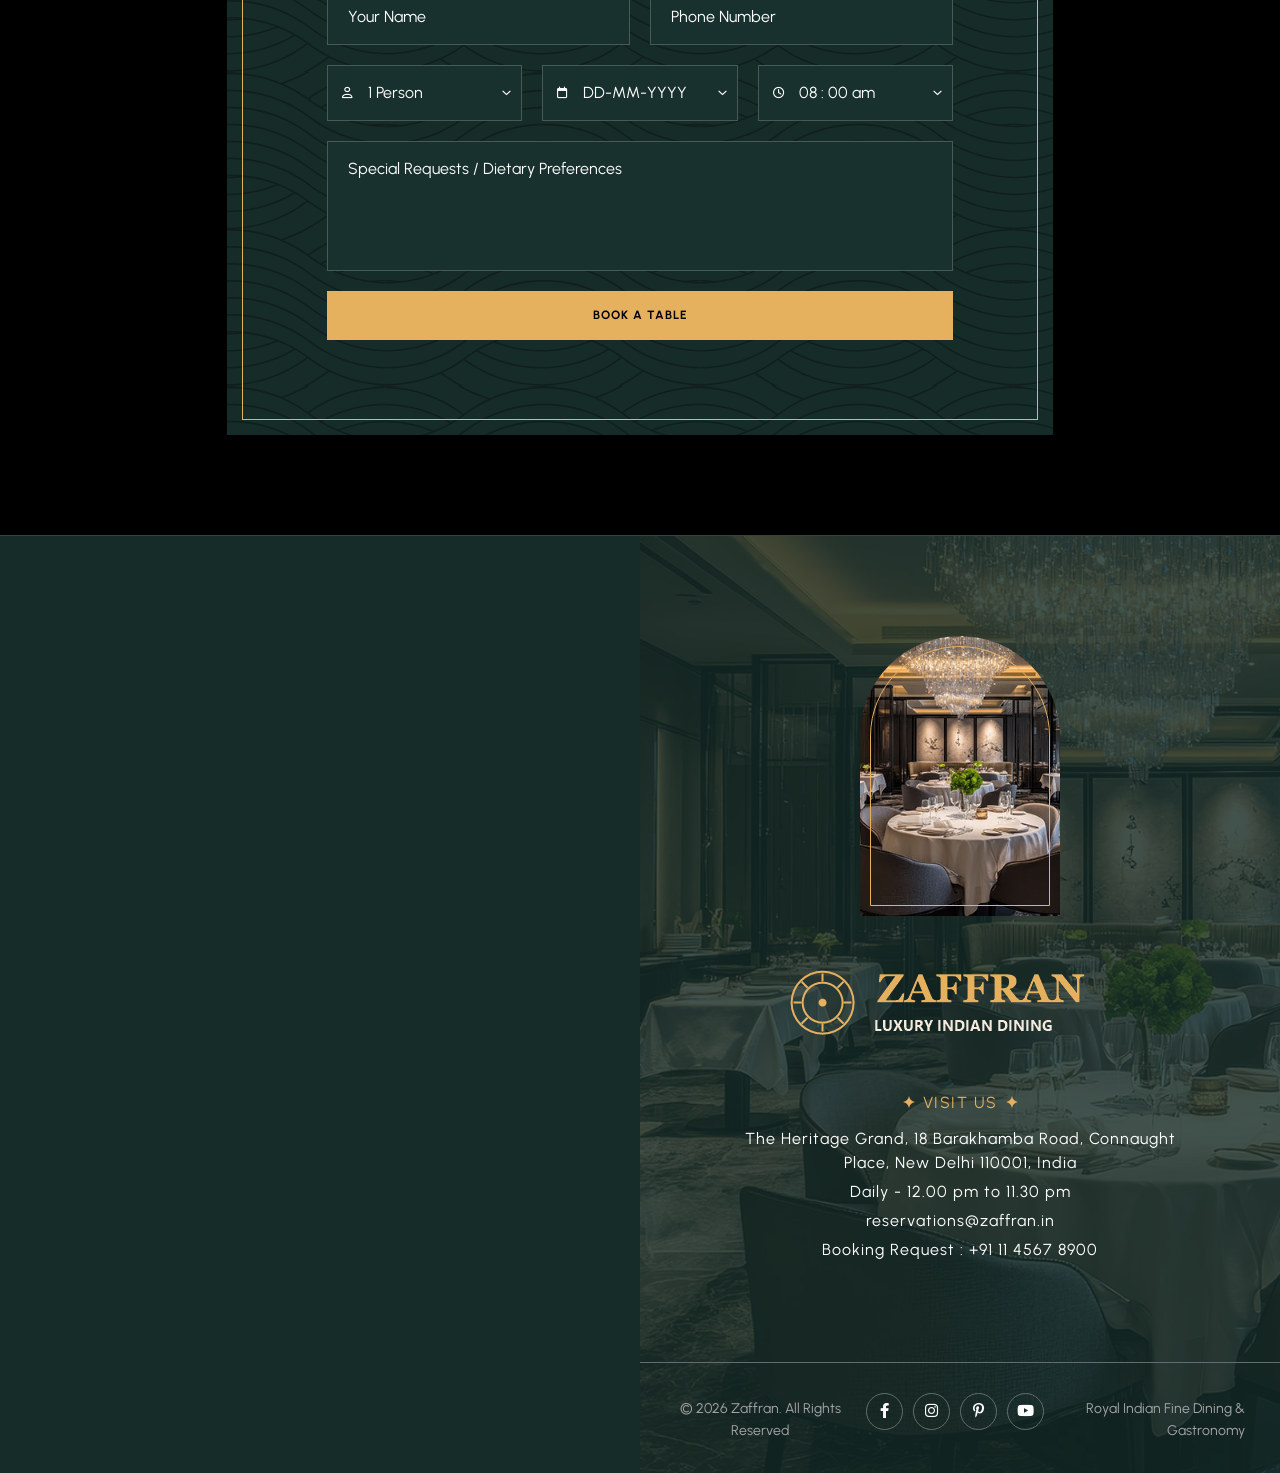
<file: menu-list-1.html>
<!DOCTYPE html>
<html lang="en">


<head>
<meta charset="utf-8">
<title>Starters & Royal Kebabs Menu | Zaffran Luxury Dining</title>
<!-- Stylesheets -->
<link href="css/bootstrap.css" rel="stylesheet">
<link href="css/style.css" rel="stylesheet">
<link rel="shortcut icon" href="images/favicon.png" type="image/x-icon">
<link rel="icon" href="images/favicon.png" type="image/x-icon">
<!-- Responsive -->
<meta http-equiv="X-UA-Compatible" content="IE=edge">
<meta name="viewport" content="width=device-width, initial-scale=1.0">
<link href="css/responsive.css" rel="stylesheet">
 


<meta name="description" content="Explore Starters & Royal Kebabs at Zaffran. Charcoal-smoked Galouti kebabs, Paneer Tikka Angare, and Kakori delicacies crafted by master chefs.">
<link rel="canonical" href="https://zaffran.in/menu-list-1.html">
<!-- Open Graph / Facebook -->
<meta property="og:type" content="website">
<meta property="og:site_name" content="Zaffran | Luxury Indian Fine Dining">
<meta property="og:title" content="Starters & Royal Kebabs Menu | Zaffran Luxury Dining">
<meta property="og:description" content="Explore Starters & Royal Kebabs at Zaffran. Charcoal-smoked Galouti kebabs, Paneer Tikka Angare, and Kakori delicacies crafted by master chefs.">
<meta property="og:image" content="images/resource/restaurant.jpg">
<meta property="og:url" content="https://zaffran.in/menu-list-1.html">
<!-- Twitter Card -->
<meta name="twitter:card" content="summary_large_image">
<meta name="twitter:title" content="Starters & Royal Kebabs Menu | Zaffran Luxury Dining">
<meta name="twitter:description" content="Explore Starters & Royal Kebabs at Zaffran. Charcoal-smoked Galouti kebabs, Paneer Tikka Angare, and Kakori delicacies crafted by master chefs.">
<meta name="twitter:image" content="images/resource/restaurant.jpg">
</head>

<body>
  <div class="page-wrapper"> 
  
    <!-- Preloader -->
    <div class="loader-wrap">
        <div class="preloader">
            <div class="preloader-close">x</div>
            <div id="handle-preloader" class="handle-preloader">
                <div class="animation-preloader">
                    <div class="spinner"></div>
                    <div class="txt-loading">
                        <span data-text-preloader="Z" class="letters-loading">
                            Z
                        </span>
                        <span data-text-preloader="A" class="letters-loading">
                            A
                        </span>
                        <span data-text-preloader="F" class="letters-loading">
                            F
                        </span>
                        <span data-text-preloader="F" class="letters-loading">
                            F
                        </span>
                        <span data-text-preloader="R" class="letters-loading">
                            R
                        </span>
                        <span data-text-preloader="A" class="letters-loading">
                            A
                        </span>
                        <span data-text-preloader="N" class="letters-loading">
                            N
                        </span>
                    </div>
                </div>  
            </div>
        </div>
    </div>
    <!-- Preloader End -->

    <!-- Main Header-->
    <header class="main-header">
        <div class="header-top">
            <div class="auto-container">
                <div class="inner clearfix">
                    <div class="top-left clearfix">
                        <ul class="top-info clearfix">
                            <li><i class="icon far fa-map-marker-alt"></i> The Heritage Grand, Connaught Place, New Delhi 110001</li>
                            <li><i class="icon far fa-clock"></i> Daily : 12.00 pm to 11.30 pm</li>
                        </ul>
                    </div>
                    <div class="top-right clearfix">
                        <ul class="top-info clearfix">
                            <li><a href="tel:+911145678900"><i class="icon far fa-phone"></i> +91 11 4567 8900</a></li>
                            <li><a href="mailto:reservations@zaffran.in"><i class="icon far fa-envelope"></i> reservations@zaffran.in</a></li>
                        </ul>
                    </div>
                </div>
            </div>
        </div>
        <!-- Header Upper -->
        <div class="header-upper">        
            <div class="auto-container">
                <!-- Main Box -->
                <div class="main-box clearfix">
                    <!--Logo-->
                    <div class="logo-box">
                         <div class="logo"><a href="index.html" title="Zaffran - Luxury Indian Fine Dining"><img src="images/logo.png" alt="image" title="Zaffran - Luxury Indian Fine Dining"></a></div>
                    </div>

                    <div class="nav-box clearfix">
                        <!--Nav Outer-->
                        <div class="nav-outer clearfix">         
                            <nav class="main-menu">
                                <ul class="navigation clearfix">
                                    <li><a href="index.html">Home</a></li>
                                    <li class="current dropdown has-mega-menu"><a href="menu-list-1.html">Menus</a>
                                        <ul>
                                            <li>
                                                <div class="mega-menu">
                                                    <div class="menu-inner">
                                                        <div class="auto-container">
                                                            <div class="row clearfix">
                                                                <div class="menu-block col-lg-3 col-md-6 col-sm-6">
                                                                    <div class="image"><a href="menu-list-1.html"><img loading="lazy" src="images/resource/menu-1-thumb.jpg" alt="image"></a></div>
                                                                    <div class="title"><a href="menu-list-1.html">Starters & Kebabs</a></div>
                                                                </div>
                                                                <div class="menu-block col-lg-3 col-md-6 col-sm-6">
                                                                    <div class="image"><a href="menu-list-2.html"><img loading="lazy" src="images/resource/menu-2-thumb.jpg" alt="image"></a></div>
                                                                    <div class="title"><a href="menu-list-2.html">Royal Main Course</a></div>
                                                                </div>
                                                                <div class="menu-block col-lg-3 col-md-6 col-sm-6">
                                                                    <div class="image"><a href="menu-list-3.html"><img loading="lazy" src="images/resource/menu-3-thumb.jpg" alt="image"></a></div>
                                                                    <div class="title"><a href="menu-list-3.html">Gourmet Desserts</a></div>
                                                                </div>
                                                                <div class="menu-block col-lg-3 col-md-6 col-sm-6">
                                                                    <div class="image"><a href="menu-list-4.html"><img loading="lazy" src="images/resource/menu-4-thumb.jpg" alt="image"></a></div>
                                                                    <div class="title"><a href="menu-list-4.html">Beverages & Wine</a></div>
                                                                </div>
                                                            </div>
                                                        </div>
                                                    </div>
                                                </div>
                                            </li>
                                        </ul>
                                    </li>
                                    <li><a href="about.html">About Us</a></li>
                                    <li><a href="our-chef.html">Our chefs</a></li>
                                    <li class="dropdown"><a href="#">Pages</a>
                                        <ul>
                                            <li><a href="gallery-masonry.html">Photo Gallery</a></li>
                                            <li><a href="book-table.html">Table Reservation</a></li>
                                            <li><a href="book-table-option2.html">Private Dining</a></li>
                                            <li><a href="testimonial.html">Guest Reviews</a></li>
                                            <li><a href="blog-list.html">Culinary Chronicles</a></li>
                                        </ul>
                                    </li>
                                    <li><a href="contact-us.html">Contact</a></li>
                                </ul>
                            </nav>
                            <!-- Main Menu End-->
                        </div>
                        <!--Nav Outer End-->

                        <div class="links-box clearfix">
                            <div class="link link-btn">
                                <a href="book-table.html" class="theme-btn btn-style-one clearfix">
                                    <span class="btn-wrap">
                                        <span class="text-one">find a table</span>
                                        <span class="text-two">find a table</span>
                                    </span>
                                </a>
                            </div>
                            <div class="link info-toggler">
                                <button class="info-btn">
                                    <span class="hamburger">
                                        <span class="top-bun"></span>
                                        <span class="meat"></span>
                                        <span class="bottom-bun"></span>
                                    </span>
                                </button>
                            </div>
                        </div>

                        <!-- Hidden Nav Toggler -->
                        <div class="nav-toggler">
                            <button class="hidden-bar-opener">
                                <span class="hamburger">
                                    <span class="top-bun"></span>
                                    <span class="meat"></span>
                                    <span class="bottom-bun"></span>
                                </span>
                            </button>
                        </div>

                    </div>

                </div>
            </div>
        </div>
    </header>
    <!--End Main Header -->

    <!--Menu Backdrop-->
    <div class="menu-backdrop"></div>

    <!-- Hidden Navigation Bar -->
    <section class="hidden-bar">
        <!-- Hidden Bar Wrapper -->
        <div class="inner-box">
            <div class="cross-icon hidden-bar-closer"><span class="far fa-close"></span></div>
            <div class="logo-box"><a href="index.html" title="Zaffran - Luxury Indian Fine Dining"><img src="images/resource/sidebar-logo.png" alt="image" title="Zaffran - Luxury Indian Fine Dining"></a></div>
            
            <!-- .Side-menu -->
            <div class="side-menu">
                 <ul class="navigation clearfix">
                    <li><a href="index.html">Home</a></li>
                    <li class="current dropdown"><a href="menu-list-1.html">Menus</a>
                        <ul>
                            <li><a href="menu-list-1.html">Starters & Kebabs</a></li>
                            <li><a href="menu-list-2.html">Royal Main Course</a></li>
                            <li><a href="menu-list-3.html">Gourmet Desserts</a></li>
                            <li><a href="menu-list-4.html">Beverages & Wine</a></li>
                        </ul>
                    </li>
                    <li><a href="about.html">About Us</a></li>
                    <li><a href="our-chef.html">Our chefs</a></li>
                    <li class="dropdown"><a href="#">Pages</a>
                                        <ul>
                                            <li><a href="gallery-masonry.html">Photo Gallery</a></li>
                                            <li><a href="book-table.html">Table Reservation</a></li>
                                            <li><a href="book-table-option2.html">Private Dining</a></li>
                                            <li><a href="testimonial.html">Guest Reviews</a></li>
                                            <li><a href="blog-list.html">Culinary Chronicles</a></li>
                                        </ul>
                                    </li>
                    <li><a href="contact-us.html">Contact</a></li>
                </ul>
            </div><!-- /.Side-menu -->
        
        </div><!-- / Hidden Bar Wrapper -->
    </section>
    <!-- / Hidden Bar -->

    <!--Info Back Drop-->
    <div class="info-back-drop"></div>
    
    <!-- Hidden Bar -->
    <section class="info-bar">
        <div class="inner-box">
            <div class="cross-icon"><span class="far fa-close"></span></div>
            <div class="image-box"><img loading="lazy" src="images/resource/sidebar-image.jpg" alt="image" title=""></div>
            <div class="logo-box"><a href="index.html" title="Zaffran - Luxury Indian Fine Dining"><img src="images/resource/sidebar-logo.png" alt="image" title="Zaffran - Luxury Indian Fine Dining"></a></div>

            <h5>Visit Us</h5>
            <ul class="info">
                <li>The Heritage Grand, 18 Barakhamba Road,<br>Connaught Place, New Delhi 110001, India</li>
                <li> <span class="ib-ttl"> Lunch Time </span>- 12.00 pm – 3:30 pm </li>
                <li><span class="ib-ttl"> Dinner Time</span> - 07.00 pm – 11:30 pm</li>
                <li><a href="mailto:reservations@zaffran.in">reservations@zaffran.in</a></li>
            </ul>
            <div class="booking-info">
                <div class="bk-no"><a href="tel:+911145678900">Booking: +91 11 4567 8900</a></div>
            </div>
        </div>
    </section>
    <!--End Hidden Bar -->

    <!-- Inner Banner Section -->
    <section class="inner-banner">
        <div class="image-layer" style="background-image: url(images/background/banner-image-2.jpg);"></div>
        <div class="auto-container">
            <div class="inner">
                <h1>Starters & Royal Kebabs</h1>
                <div class="sub_text"> <p>Handcrafted royal kebabs and tandoori specialties - <span class="primary-color">fired over aromatic charcoal embers.</span></p> </div>
            </div>
        </div>
    </section>
    <!--End Banner Section -->

    <!--Menu Section-->
    <section class="menu-card-style-section section-kt">
        <div class="auto-container">
            <div class="menu-card-main">
            <!-- menu card corner images -->
                <img loading="lazy" class="menu-card-corner top-left" src="images/resource/menucard-corner-left-top.png" alt="image">
                <img loading="lazy" class="menu-card-corner top-right" src="images/resource/menucard-corner-right-top.png" alt="image">
                <img loading="lazy" class="menu-card-corner bottom-left" src="images/resource/menucard-corner-left-bottom.png" alt="image">
                <img loading="lazy" class="menu-card-corner bottom-right" src="images/resource/menucard-corner-right-bottom.png" alt="image">
            <!-- menu box -->
            <div class="menu-card-style alternate">
                <div class="row clearfix">
                    <div class="image-col col-lg-6 col-md-12 col-sm-12">
                        <div class="inner">
                            <div class="image"><img loading="lazy" src="images/resource/appetizers1.jpg" alt="image"></div>
                        </div>
                    </div>

                    <div class="menu-col col-lg-6 col-md-12 col-sm-12">
                        <div class="inner">
                            <div class="title-box">
                            <h3>Appetizers</h3>
                            </div>

                            <!--Block-->
                            <div class="dish-block">
                                <div class="inner-box">
                                    <div class="title clearfix"><div class="ttl clearfix"><h6><a href="book-table.html" title="Reserve a table to taste this dish">Galouti Kebab</a></h6></div> <span class="menu-list-line"> </span> <div class="price"><span>₹625</span></div></div>
                                    <div class="text desc">Melt-in-mouth smoked lamb patties infused with potli masala, rose water, and brown onion paste, served on miniature sheermaal.</div>
                                </div>
                            </div>
                            <!--Block-->
                            <div class="dish-block">
                                <div class="inner-box">
                                    <div class="title clearfix"><div class="ttl clearfix"><h6><a href="book-table.html" title="Reserve a table to taste this dish">Paneer Tikka Angare <span class="s-info">Popular</span></a></h6></div> <span class="menu-list-line"> </span> <div class="price"><span>₹495</span></div></div>
                                    <div class="text desc">Farm-fresh malai cottage cheese steeped in Kashmiri deghi mirch, mustard oil, and hung curd, charred to perfection in the clay tandoor.</div>
                                </div>
                            </div>
                            <!--Block-->
                            <div class="dish-block">
                                <div class="inner-box">
                                    <div class="title clearfix"><div class="ttl clearfix"><h6><a href="book-table.html" title="Reserve a table to taste this dish">Dahi Ke Kebab</a></h6></div> <span class="menu-list-line"> </span> <div class="price"><span>₹445</span></div></div>
                                    <div class="text desc">Golden-crisp hung yogurt and roasted cumin croquettes with a delicate core of fresh coriander, green chillies, and crushed black pepper.</div>
                                </div>
                            </div>
                            <!--Block-->
                            <div class="dish-block">
                                <div class="inner-box">
                                    <div class="title clearfix"><div class="ttl clearfix"><h6><a href="book-table.html" title="Reserve a table to taste this dish">Tandoori Malai Broccoli <span class="s-info">Chef Special</span></a></h6></div> <span class="menu-list-line"> </span> <div class="price"><span>₹475</span></div></div>
                                    <div class="text desc">Tender broccoli florets marinated in Philadelphia cream cheese, roasted green cardamom, and toasted cashew paste, flame-broiled.</div>
                                </div>
                            </div>
                            
                        </div>
                    </div>
                </div>
            </div>

            <!-- menu box -->
            <div class="menu-card-style">
                <div class="row clearfix">
                    <div class="image-col col-lg-6 col-md-12 col-sm-12">
                        <div class="inner">
                            <div class="image"><img loading="lazy" src="images/resource/maindish1.jpg" alt="image"></div>
                        </div>
                    </div>

                    <div class="menu-col col-lg-6 col-md-12 col-sm-12">
                        <div class="inner">
                            <div class="title-box ">
                            <h3>Main Dishes</h3>
                            </div>
                            <!--Block-->
                            <div class="dish-block">
                                <div class="inner-box">
                                    <div class="title clearfix"><div class="ttl clearfix"><h6><a href="book-table.html" title="Reserve a table to taste this dish">Tandoori Salmon Tikka</a></h6></div> <span class="menu-list-line"> </span> <div class="price"><span>₹950</span></div></div>
                                    <div class="text desc">Norwegian salmon marinated in Kashmiri saffron, crushed yellow mustard, and Greek yogurt, crisped in the clay oven.</div>
                                </div>
                            </div>
                            <!--Block-->
                            <div class="dish-block">
                                <div class="inner-box">
                                    <div class="title clearfix"><div class="ttl clearfix"><h6><a href="book-table.html" title="Reserve a table to taste this dish">Baingan Mirch Ka Salan <span class="s-info">new</span></a></h6></div> <span class="menu-list-line"> </span> <div class="price"><span>₹550</span></div></div>
                                    <div class="text desc">Baby eggplants and bhavnagri chillies simmered in a roasted peanut, sesame, and tamarind coconut gravy.</div>
                                </div>
                            </div>
                            <!--Block-->
                            <div class="dish-block">
                                <div class="inner-box">
                                    <div class="title clearfix"><div class="ttl clearfix"><h6><a href="book-table.html" title="Reserve a table to taste this dish">Royal Dum Ki Nalli</a></h6></div> <span class="menu-list-line"> </span> <div class="price"><span>₹1,150</span></div></div>
                                    <div class="text desc">Slow-braised lamb shanks cooked on gentle dum with brown onions, rose petals, and saffron marrow jus.</div>
                                </div>
                            </div>
                            <!--Block-->
                            <div class="dish-block">
                                <div class="inner-box">
                                    <div class="title clearfix"><div class="ttl clearfix"><h6><a href="book-table.html" title="Reserve a table to taste this dish">Raan-e-Zaffran <span class="s-info">NEW</span></a></h6></div> <span class="menu-list-line"> </span> <div class="price"><span>₹1,450</span></div></div>
                                    <div class="text desc">Tender leg of baby lamb marinated for 24 hours with royal garam masala, potli spices, and dark rum flambé.</div>
                                </div>
                            </div>
                        </div>
                    </div>
                </div>
            </div>

            <!-- menu box -->
            <div class="menu-card-style alternate last">
                <div class="row clearfix">
                    <div class="image-col col-lg-6 col-md-12 col-sm-12">
                        <div class="inner">
                            <div class="image"><img loading="lazy" src="images/resource/dessert1.jpg" alt="image"></div>
                        </div>
                    </div>

                    <div class="menu-col col-lg-6 col-md-12 col-sm-12">
                        <div class="inner">
                            <div class="title-box">
                            <h3>Desserts</h3>
                            </div>

                            <!--Block-->
                            <div class="dish-block">
                                <div class="inner-box">
                                    <div class="title clearfix"><div class="ttl clearfix"><h6><a href="book-table.html" title="Reserve a table to taste this dish">Kesari Shahi Tukda</a></h6> </div> <span class="menu-list-line"> </span> <div class="price"><span>₹380</span></div></div>
                                    <div class="text desc">Crisp artisanal brioche steeped in saffron syrup, layered with thick cardamom rabri, pistachio slivers, and edible silver leaf.</div>
                                </div>
                            </div>
                            <!--Block-->
                            <div class="dish-block">
                                <div class="inner-box">
                                    <div class="title clearfix"><div class="ttl clearfix"><h6><a href="book-table.html" title="Reserve a table to taste this dish">Royal Zaffrani Phirni <span class="s-info">Royal</span></a></h6></div> <span class="menu-list-line"> </span> <div class="price"><span>₹360</span></div></div>
                                    <div class="text desc">Slow-cooked Kashmiri saffron ground rice pudding set in unglazed earthenware pots, garnished with chironji and pistachios.</div>
                                </div>
                            </div>
                            <!--Block-->
                            <div class="dish-block">
                                <div class="inner-box">
                                    <div class="title clearfix"><div class="ttl clearfix"><h6><a href="book-table.html" title="Reserve a table to taste this dish">Baked Boondi Cheesecake</a></h6></div> <span class="menu-list-line"> </span> <div class="price"><span>₹420</span></div></div>
                                    <div class="text desc">Fusion of classic New York cheesecake and motichoor boondi pearls over a saffron biscuit crust.</div>
                                </div>
                            </div>
                            <!--Block-->
                            <div class="dish-block">
                                <div class="inner-box">
                                    <div class="title clearfix"><div class="ttl clearfix"><h6><a href="book-table.html" title="Reserve a table to taste this dish">Warm Moong Dal Halwa <span class="s-info">NEW</span></a></h6></div> <span class="menu-list-line"> </span> <div class="price"><span>₹390</span></div></div>
                                    <div class="text desc">Golden yellow lentils slow-roasted in pure Desi A2 ghee with khoya, saffron threads, and toasted almond slivers.</div>
                                </div>
                            </div>
                        </div>
                    </div>
                </div>
            </div>

            </div>
        </div>
    </section>

    <!--Reservation Section-->
    <section class="reserve-section style-two section-kt">
        <div class="image-layer" style="background-image: url(images/background/image-10.jpg);"></div>
        <div class="auto-container">
            <div class="outer-box">
                <div class="row clearfix">

                    <div class="reserv-col col-lg-8 col-md-12 col-sm-12 mx-auto">
                        <div class="inner">
                            <div class="title-box centered">
                                <div class="subtitle"><span>Online reservation</span></div>
                                <h2>Book A Table</h2>
                                <div class="request-info">Booking request <a href="tel:+911145678900">+91 11 4567 8900</a> or fill out the order form</div>
                            </div>
                            <div class="default-form reservation-form">
                                <form method="post" action="#" class="zaffran-reservation-form">
                                    <div class="row clearfix">
                                        <div class="form-group col-lg-6 col-md-6 col-sm-12">
                                            <div class="field-inner">
                                                <input type="text" name="fullName" value="" placeholder="Your Name" required aria-label="Your Name">
                                            </div>
                                        </div>
                                        <div class="form-group col-lg-6 col-md-6 col-sm-12">
                                            <div class="field-inner">
                                                <input type="tel" name="phoneNumber" value="" placeholder="Phone Number" required aria-label="Phone Number">
                                            </div>
                                        </div>
                                        <div class="form-group col-lg-4 col-md-6 col-sm-12">
                                            <div class="field-inner">
                                                <span class="alt-icon far fa-user"></span>
                                                <select class="l-icon" name="guestCount" aria-label="Number of Guests">
                                                    <option>1 Person</option>
                                                    <option>2 Person</option>
                                                    <option>3 Person</option>
                                                    <option>4 Person</option>
                                                    <option>5 Person</option>
                                                    <option>6 Person</option>
                                                    <option>7 Person</option>
                                                </select>
                                                <span class="arrow-icon far fa-angle-down"></span>
                                            </div>
                                        </div>
                                        <div class="form-group col-lg-4 col-md-6 col-sm-12">
                                            <div class="field-inner">
                                                <span class="alt-icon far fa-calendar"></span>
                                                <input class="l-icon datepicker" type="text" name="bookingDate" value="" placeholder="DD-MM-YYYY" required readonly aria-label="Reservation Date">
                                                <span class="arrow-icon far fa-angle-down"></span>
                                            </div>
                                        </div>
                                        <div class="form-group col-lg-4 col-md-12 col-sm-12">
                                            <div class="field-inner">
                                                <span class="alt-icon far fa-clock"></span>
                                                <select class="l-icon" name="bookingTime" aria-label="Reservation Time">
                                                    <option>08 : 00 am</option>
                                                    <option>09 : 00 am</option>
                                                    <option>10 : 00 am</option>
                                                    <option>11 : 00 am</option>
                                                    <option>12 : 00 pm</option>
                                                    <option>01 : 00 pm</option>
                                                    <option>02 : 00 pm</option>
                                                    <option>03 : 00 pm</option>
                                                    <option>04 : 00 pm</option>
                                                    <option>05 : 00 pm</option>
                                                    <option>06 : 00 pm</option>
                                                    <option>07 : 00 pm</option>
                                                    <option>08 : 00 pm</option>
                                                    <option>09 : 00 pm</option>
                                                    <option>10 : 00 pm</option>
                                                </select>
                                                <span class="arrow-icon far fa-angle-down"></span>
                                            </div>
                                        </div>
                                        <div class="form-group col-lg-12 col-md-12 col-sm-12">
                                            <div class="field-inner">
                                                <textarea name="specialRequest" placeholder="Special Requests / Dietary Preferences" aria-label="Special Requests or Dietary Preferences"></textarea>
                                            </div>
                                        </div>
                                        <div class="form-group col-lg-12 col-md-12 col-sm-12">
                                            <div class="field-inner">
                                                <button type="submit" class="theme-btn btn-style-one clearfix">
                                                    <span class="btn-wrap">
                                                        <span class="text-one">book a table</span>
                                                        <span class="text-two">book a table</span>
                                                    </span>
                                                </button>
                                            </div>
                                        </div>
                                    </div>
                                </form>
                            </div>
                        </div>
                    </div>
                </div>

            </div>
        </div>
    </section>

    <!--Main Footer-->
    <footer class="main-footer">
        <div class="upper-section">
            <div class="fluid-section">
                <div class="row clearfix">
                    <!--Footer Col-->
                    <div class="footer-col footer-map-col col-lg-6 col-md-12 col-sm-12 px-0">
                        <div class="footer-map">
                            <iframe src="https://www.google.com/maps/embed?pb=!1m18!1m12!1m3!1d14008.114878235275!2d77.214472!3d28.632832!2m3!1f0!2f0!3f0!3m2!1i1024!2i768!4f13.1!3m3!1m2!1s0x390cfd37b027d109%3A0x10172778580e8122!2sConnaught%20Place%2C%20New%20Delhi%2C%20Delhi%20110001!5e0!3m2!1sen!2sin!4v1700000000000!5m2!1sen!2sin" width="100%" height="500" style="border:0;" allowfullscreen="" loading="lazy" referrerpolicy="no-referrer-when-downgrade"></iframe>
                        </div>
                    </div>
                    <!--Footer Col-->
                    <div class="footer-col info-col col-lg-6 col-md-12 col-sm-12 px-0">
                        <div class="inner wow fadeInUp" data-wow-delay="0ms" data-wow-duration="1500ms">
                            <div class="content">
                                <div class="footer-image">
                                    <img loading="lazy" src="images/resource/footer-img-1.jpg" alt="image">
                                </div>
                                <div class="logo"><a href="index.html" title="Zaffran - Luxury Indian Fine Dining"><img src="images/logo.png" alt="image" title="Zaffran - Luxury Indian Fine Dining"></a></div>
                                <div class="info">
                                    <h6>visit us </h6>
                                    <ul>
                                        <li>The Heritage Grand, 18 Barakhamba Road, Connaught Place, New Delhi 110001, India</li>
                                        <li>Daily - 12.00 pm to 11.30 pm</li>
                                        <li><a href="mailto:reservations@zaffran.in">reservations@zaffran.in</a></li>
                                        <li><a href="tel:+911145678900">Booking Request : +91 11 4567 8900</a></li>
                                        
                                    </ul>
                                </div>
                            </div>

                            <!-- last footer -->
                            <div class="bottom_footer">
                            <!-- container start -->
                              <div class="auto-container">
                                <!-- row start -->
                                <div class="row clearfix">
                                  <div class="col-lg-4 col-md-4 col-sm-12">
                                      <p>© 2026 Zaffran. All Rights Reserved</p>
                                  </div>

                                  <div class="col-lg-4 col-md-4 col-sm-12">
                                    <ul class="social_media">
                                      <li><a href="https://facebook.com" target="_blank" rel="noopener noreferrer" aria-label="Facebook page"><i class="fa-brands fa-facebook-f"></i></a></li>
                                      <li><a href="https://instagram.com" target="_blank" rel="noopener noreferrer" aria-label="Instagram page"><i class="fa-brands fa-instagram"></i></a></li>
                                      <li><a href="https://pinterest.com" target="_blank" rel="noopener noreferrer" aria-label="Pinterest page"><i class="fa-brands fa-pinterest-p"></i></a></li>
                                      <li><a href="https://youtube.com" target="_blank" rel="noopener noreferrer" aria-label="YouTube channel"><i class="fa-brands fa-youtube"></i></a></li>
                                    </ul>
                                  </div>

                                  <div class="col-lg-4 col-md-4 col-sm-12">
                                      <p class="developer_text">Royal Indian Fine Dining & Gastronomy</p>
                                  </div>
                                </div>
                              <!-- row end -->
                              </div>
                              <!-- container end -->
                            </div>

                        </div>
                    </div>
                    
                </div>
            </div>
        </div>
    </footer>

</div>
<!--End pagewrapper--> 

<!-- Floating WhatsApp Concierge Button -->
<a href="https://wa.me/919810123456?text=Greetings%20Zaffran%20Concierge%2C%20I%20would%20like%20to%20inquire%20about%20a%20table%20reservation." class="floating-whatsapp" target="_blank" rel="noopener noreferrer" aria-label="Chat with Zaffran Concierge on WhatsApp" title="Chat with Zaffran Concierge on WhatsApp">
    <i class="fa-brands fa-whatsapp"></i>
    <span class="whatsapp-tooltip">Chat with Concierge</span>
</a>

<!--Scroll to top-->
<div class="scroll-to-top scroll-to-target" data-target="html"><span class="icon fa fa-angle-up"></span></div>
<!--[if lt IE 9]><script src="https://cdnjs.cloudflare.com/ajax/libs/html5shiv/3.7.3/html5shiv.js"></script><![endif]-->

<script src="js/jquery.js"></script>
<script src="js/popper.min.js"></script>
<script src="js/bootstrap.min.js"></script>
<script src="js/jquery-ui.js"></script>
<script src="js/jquery.fancybox.js"></script>
<script src="js/swiper.js"></script>
<script src="js/owl.js"></script>
<script src="js/appear.js"></script>
<script src="js/wow.js"></script>
<script src="js/custom-script.js"></script>
</body>


</html>
</file>
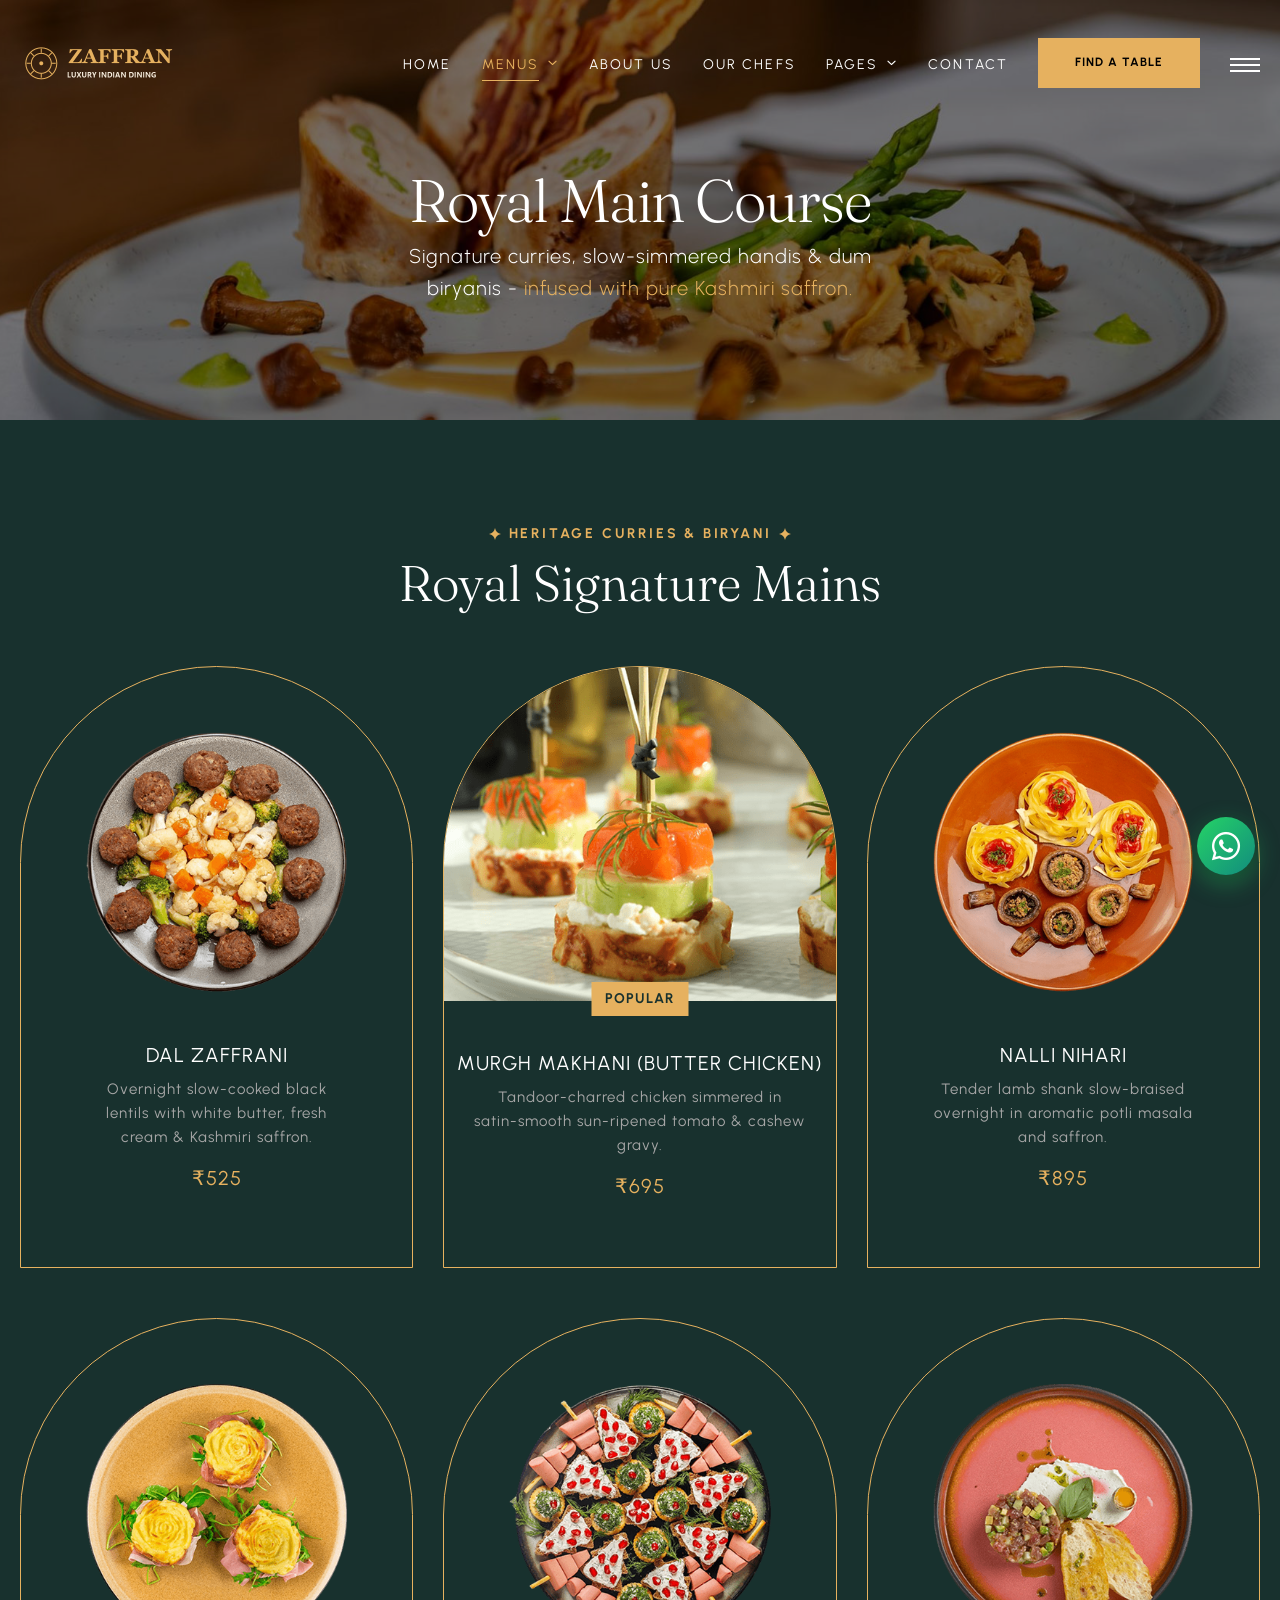
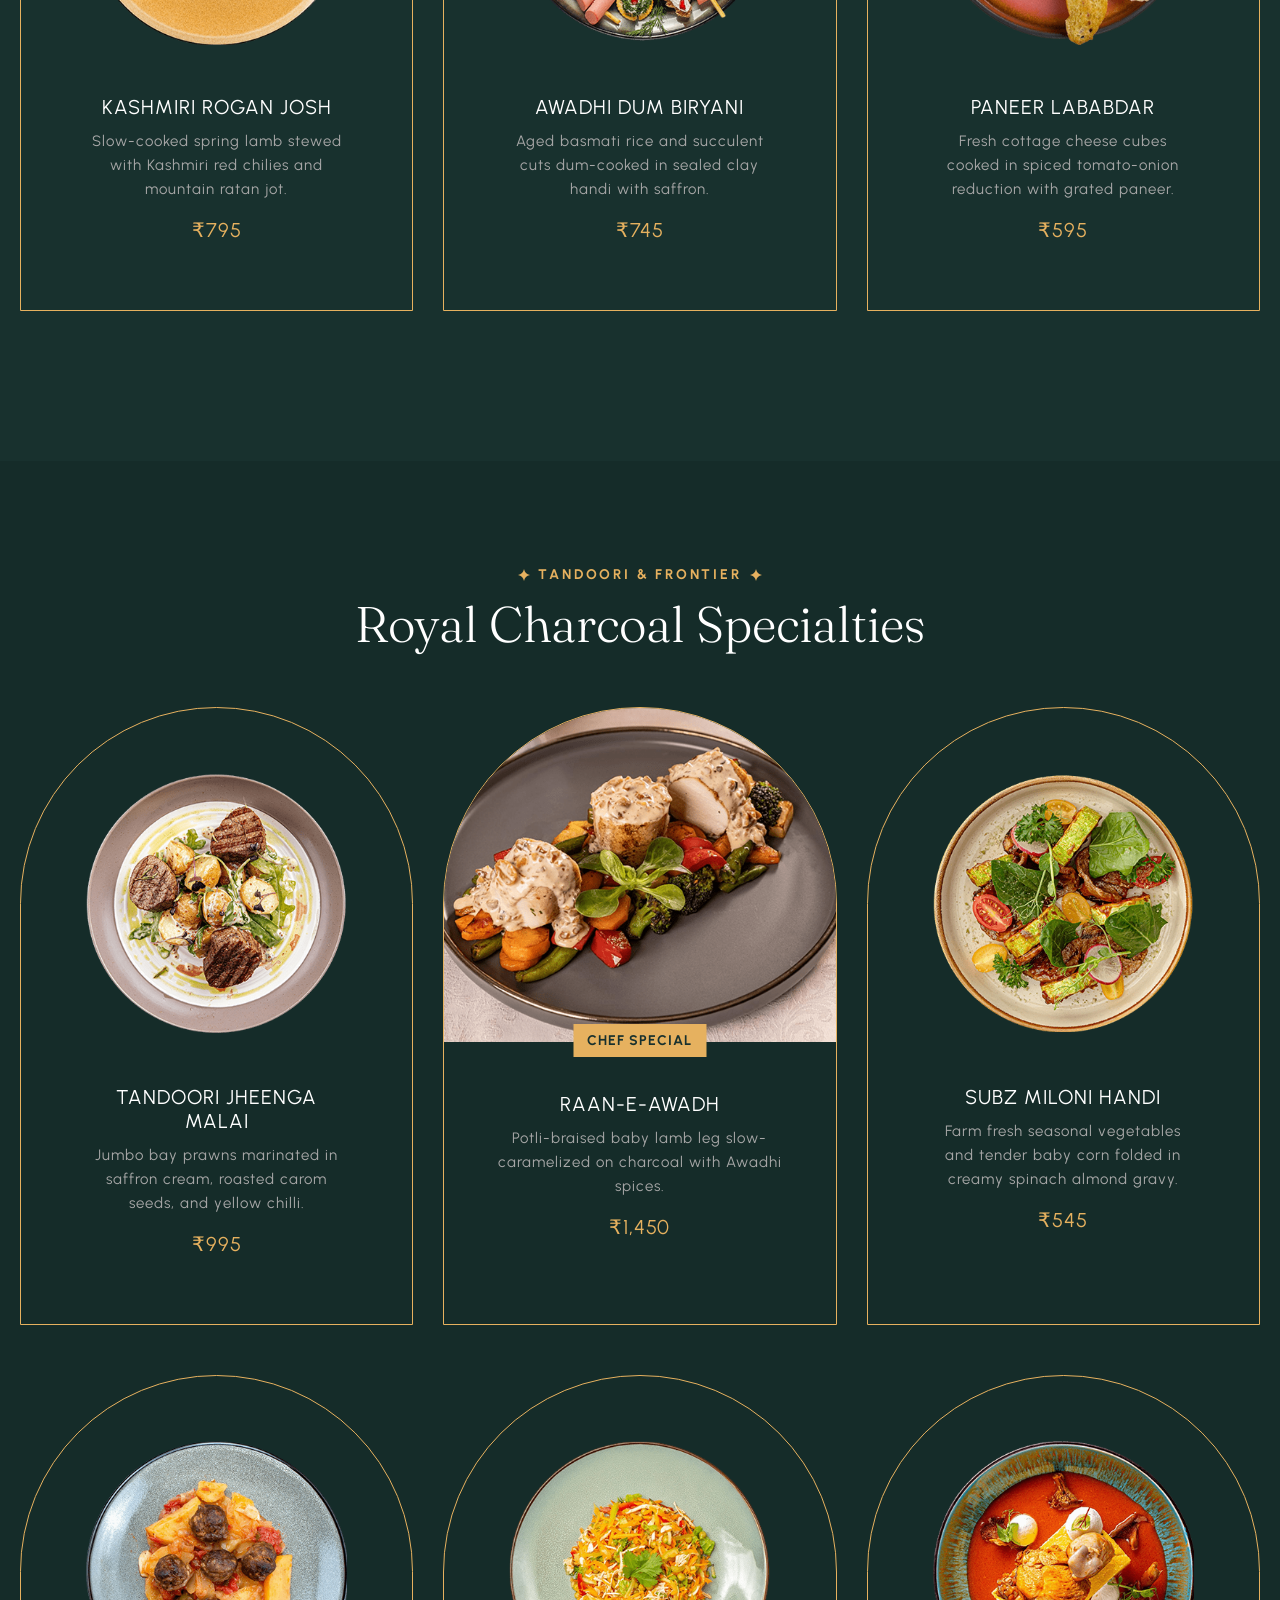
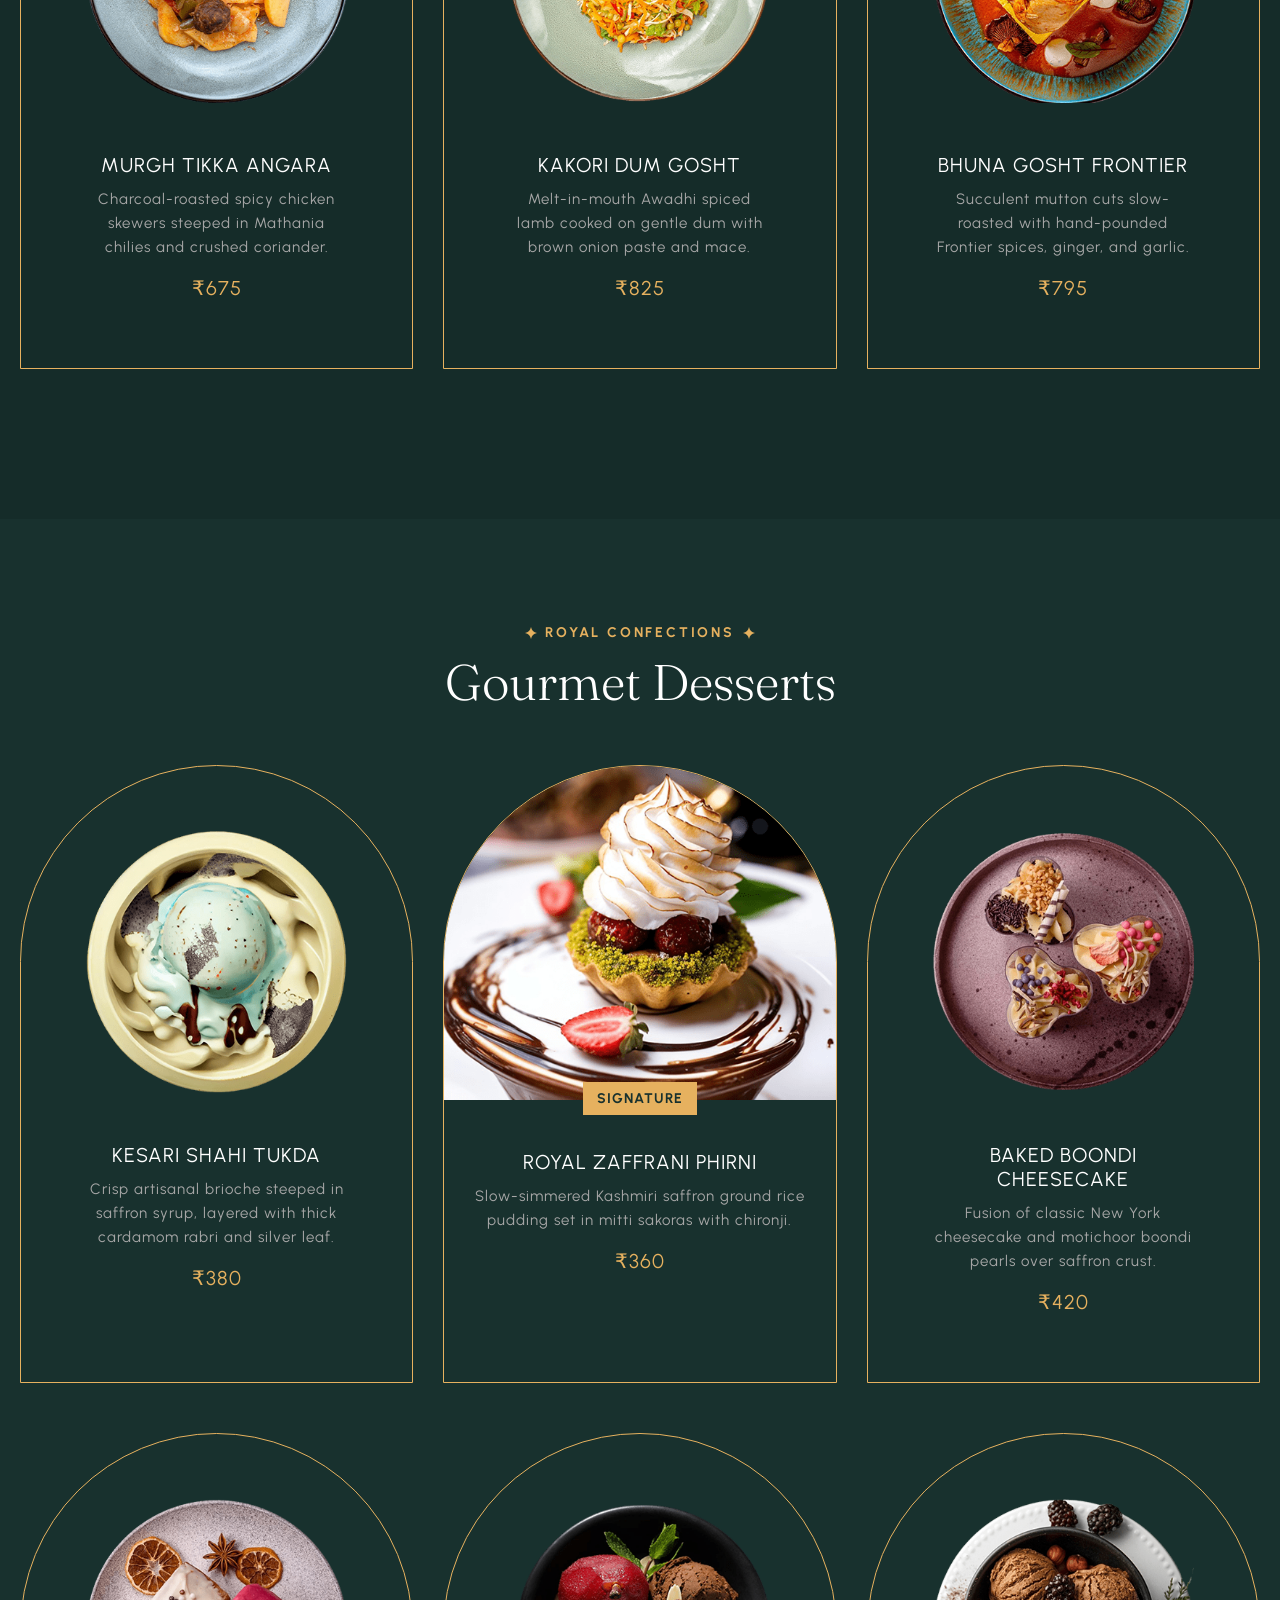
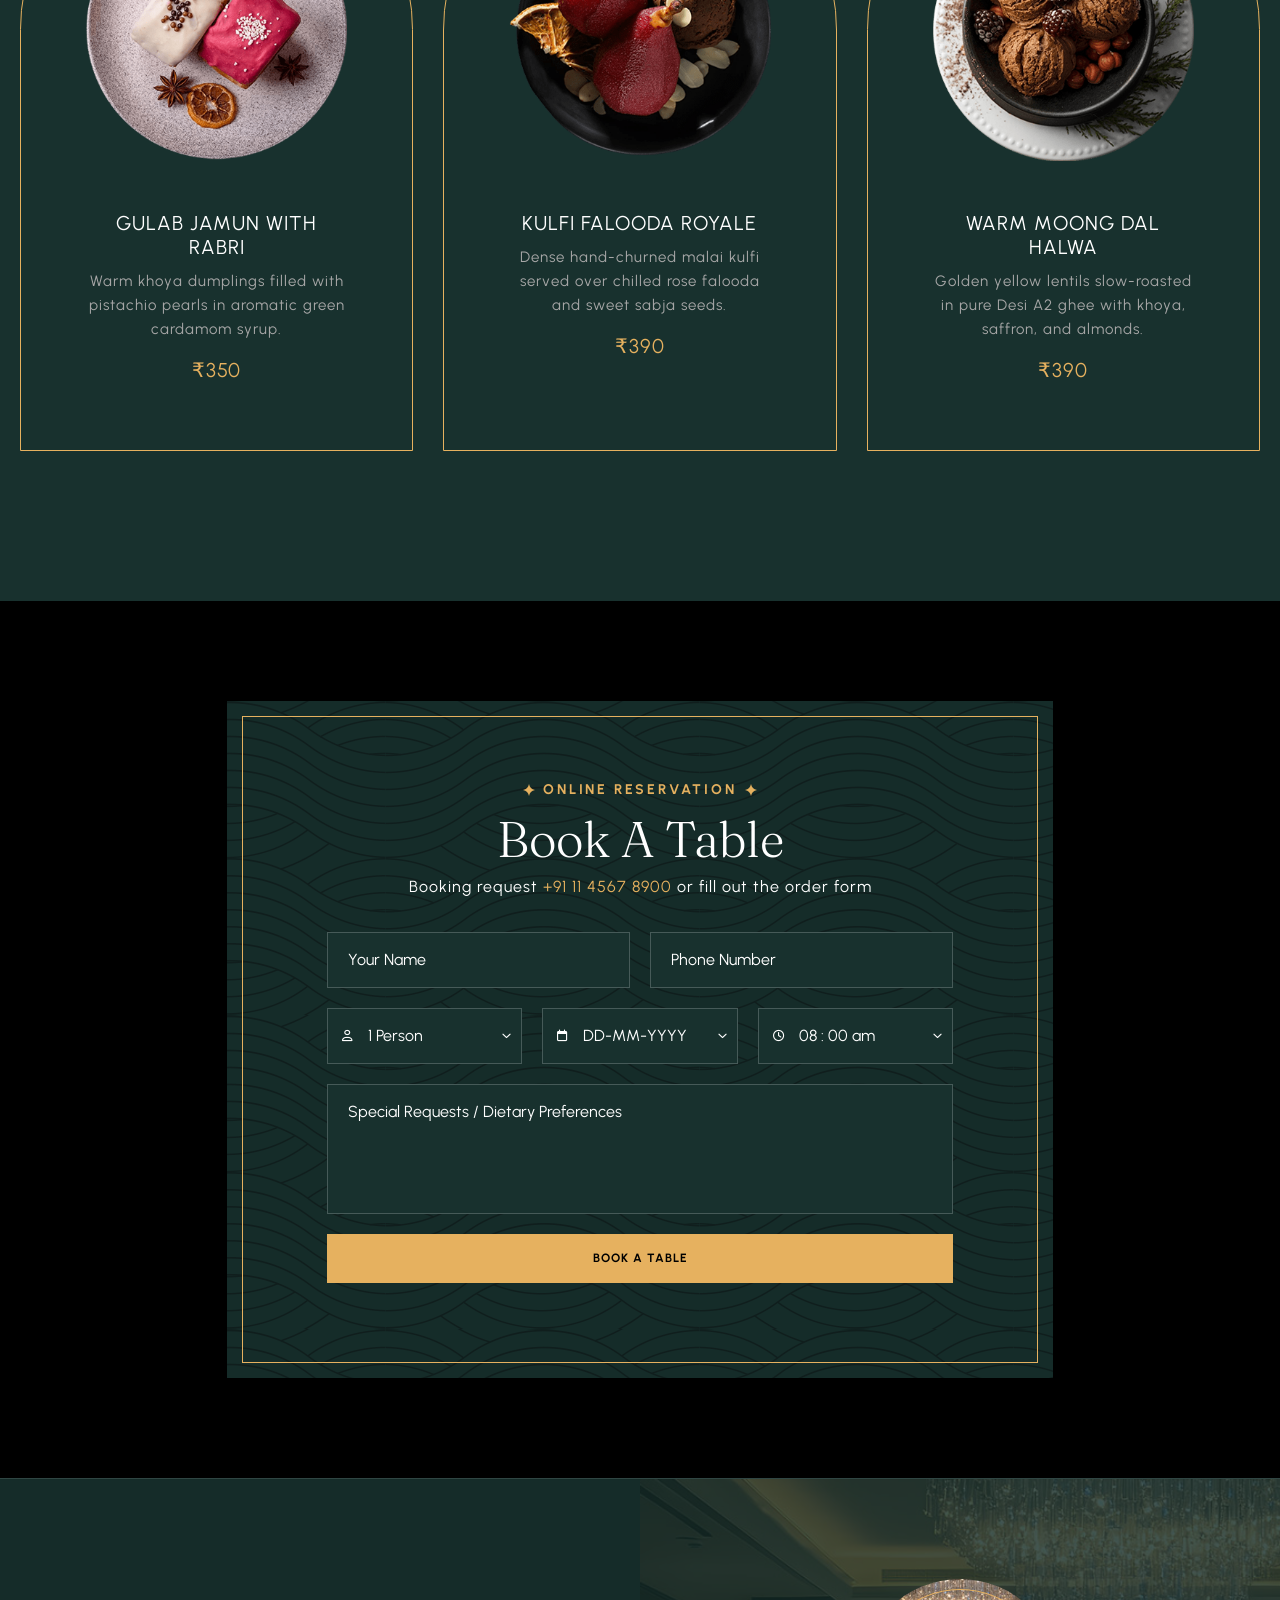
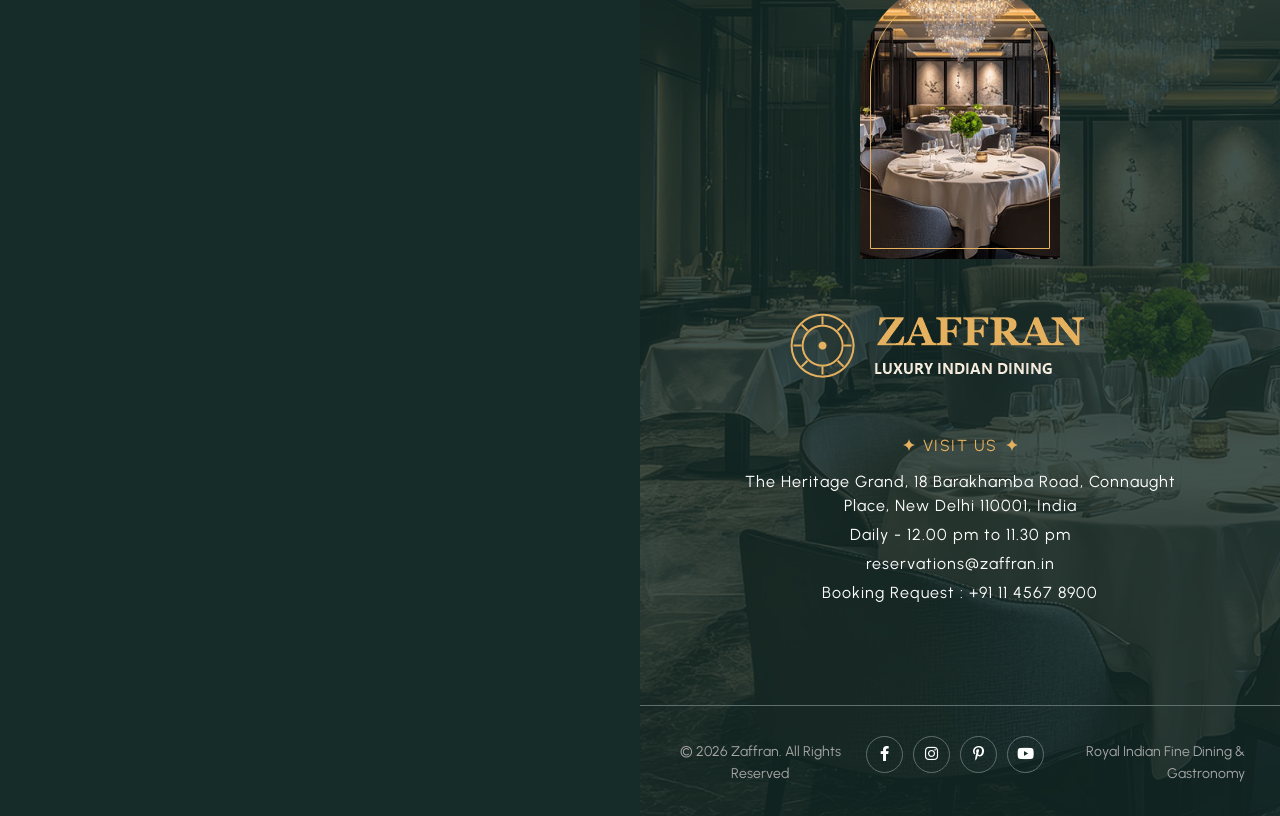
<file: menu-list-2.html>
<!DOCTYPE html>
<html lang="en">


<head>
<meta charset="utf-8">
<title>Royal Main Course Menu | Zaffran Fine Dining</title>
<!-- Stylesheets -->
<link href="css/bootstrap.css" rel="stylesheet">
<link href="css/style.css" rel="stylesheet">
<link rel="shortcut icon" href="images/favicon.png" type="image/x-icon">
<link rel="icon" href="images/favicon.png" type="image/x-icon">
<!-- Responsive -->
<meta http-equiv="X-UA-Compatible" content="IE=edge">
<meta name="viewport" content="width=device-width, initial-scale=1.0">
<link href="css/responsive.css" rel="stylesheet">
 


<meta name="description" content="Discover Royal Main Course specialties at Zaffran. Slow-braised Nalli Nihari, Dal Zaffrani, Murgh Makhani, and handi-cooked Awadhi dum biryanis.">
<link rel="canonical" href="https://zaffran.in/menu-list-2.html">
<!-- Open Graph / Facebook -->
<meta property="og:type" content="website">
<meta property="og:site_name" content="Zaffran | Luxury Indian Fine Dining">
<meta property="og:title" content="Royal Main Course Menu | Zaffran Fine Dining">
<meta property="og:description" content="Discover Royal Main Course specialties at Zaffran. Slow-braised Nalli Nihari, Dal Zaffrani, Murgh Makhani, and handi-cooked Awadhi dum biryanis.">
<meta property="og:image" content="images/resource/restaurant.jpg">
<meta property="og:url" content="https://zaffran.in/menu-list-2.html">
<!-- Twitter Card -->
<meta name="twitter:card" content="summary_large_image">
<meta name="twitter:title" content="Royal Main Course Menu | Zaffran Fine Dining">
<meta name="twitter:description" content="Discover Royal Main Course specialties at Zaffran. Slow-braised Nalli Nihari, Dal Zaffrani, Murgh Makhani, and handi-cooked Awadhi dum biryanis.">
<meta name="twitter:image" content="images/resource/restaurant.jpg">
</head>

<body>
  <div class="page-wrapper"> 
  
    <!-- Preloader -->
    <div class="loader-wrap">
        <div class="preloader">
            <div class="preloader-close">x</div>
            <div id="handle-preloader" class="handle-preloader">
                <div class="animation-preloader">
                    <div class="spinner"></div>
                    <div class="txt-loading">
                        <span data-text-preloader="Z" class="letters-loading">
                            Z
                        </span>
                        <span data-text-preloader="A" class="letters-loading">
                            A
                        </span>
                        <span data-text-preloader="F" class="letters-loading">
                            F
                        </span>
                        <span data-text-preloader="F" class="letters-loading">
                            F
                        </span>
                        <span data-text-preloader="R" class="letters-loading">
                            R
                        </span>
                        <span data-text-preloader="A" class="letters-loading">
                            A
                        </span>
                        <span data-text-preloader="N" class="letters-loading">
                            N
                        </span>
                    </div>
                </div>  
            </div>
        </div>
    </div>
    <!-- Preloader End -->

    <!-- Main Header-->
    <header class="main-header">
        <div class="header-top">
            <div class="auto-container">
                <div class="inner clearfix">
                    <div class="top-left clearfix">
                        <ul class="top-info clearfix">
                            <li><i class="icon far fa-map-marker-alt"></i> The Heritage Grand, Connaught Place, New Delhi 110001</li>
                            <li><i class="icon far fa-clock"></i> Daily : 12.00 pm to 11.30 pm</li>
                        </ul>
                    </div>
                    <div class="top-right clearfix">
                        <ul class="top-info clearfix">
                            <li><a href="tel:+911145678900"><i class="icon far fa-phone"></i> +91 11 4567 8900</a></li>
                            <li><a href="mailto:reservations@zaffran.in"><i class="icon far fa-envelope"></i> reservations@zaffran.in</a></li>
                        </ul>
                    </div>
                </div>
            </div>
        </div>
        <!-- Header Upper -->
        <div class="header-upper">        
            <div class="auto-container">
                <!-- Main Box -->
                <div class="main-box clearfix">
                    <!--Logo-->
                    <div class="logo-box">
                         <div class="logo"><a href="index.html" title="Zaffran - Luxury Indian Fine Dining"><img src="images/logo.png" alt="image" title="Zaffran - Luxury Indian Fine Dining"></a></div>
                    </div>

                    <div class="nav-box clearfix">
                        <!--Nav Outer-->
                        <div class="nav-outer clearfix">         
                            <nav class="main-menu">
                                <ul class="navigation clearfix">
                                    <li><a href="index.html">Home</a></li>
                                    <li class="current dropdown has-mega-menu"><a href="menu-list-1.html">Menus</a>
                                        <ul>
                                            <li>
                                                <div class="mega-menu">
                                                    <div class="menu-inner">
                                                        <div class="auto-container">
                                                            <div class="row clearfix">
                                                                <div class="menu-block col-lg-3 col-md-6 col-sm-6">
                                                                    <div class="image"><a href="menu-list-1.html"><img loading="lazy" src="images/resource/menu-1-thumb.jpg" alt="image"></a></div>
                                                                    <div class="title"><a href="menu-list-1.html">Starters & Kebabs</a></div>
                                                                </div>
                                                                <div class="menu-block col-lg-3 col-md-6 col-sm-6">
                                                                    <div class="image"><a href="menu-list-2.html"><img loading="lazy" src="images/resource/menu-2-thumb.jpg" alt="image"></a></div>
                                                                    <div class="title"><a href="menu-list-2.html">Royal Main Course</a></div>
                                                                </div>
                                                                <div class="menu-block col-lg-3 col-md-6 col-sm-6">
                                                                    <div class="image"><a href="menu-list-3.html"><img loading="lazy" src="images/resource/menu-3-thumb.jpg" alt="image"></a></div>
                                                                    <div class="title"><a href="menu-list-3.html">Gourmet Desserts</a></div>
                                                                </div>
                                                                <div class="menu-block col-lg-3 col-md-6 col-sm-6">
                                                                    <div class="image"><a href="menu-list-4.html"><img loading="lazy" src="images/resource/menu-4-thumb.jpg" alt="image"></a></div>
                                                                    <div class="title"><a href="menu-list-4.html">Beverages & Wine</a></div>
                                                                </div>
                                                            </div>
                                                        </div>
                                                    </div>
                                                </div>
                                            </li>
                                        </ul>
                                    </li>
                                    <li><a href="about.html">About Us</a></li>
                                    <li><a href="our-chef.html">Our chefs</a></li>
                                    <li class="dropdown"><a href="#">Pages</a>
                                        <ul>
                                            <li><a href="gallery-masonry.html">Photo Gallery</a></li>
                                            <li><a href="book-table.html">Table Reservation</a></li>
                                            <li><a href="book-table-option2.html">Private Dining</a></li>
                                            <li><a href="testimonial.html">Guest Reviews</a></li>
                                            <li><a href="blog-list.html">Culinary Chronicles</a></li>
                                        </ul>
                                    </li>
                                    <li><a href="contact-us.html">Contact</a></li>
                                </ul>
                            </nav>
                            <!-- Main Menu End-->
                        </div>
                        <!--Nav Outer End-->

                        <div class="links-box clearfix">
                            <div class="link link-btn">
                                <a href="book-table.html" class="theme-btn btn-style-one clearfix">
                                    <span class="btn-wrap">
                                        <span class="text-one">find a table</span>
                                        <span class="text-two">find a table</span>
                                    </span>
                                </a>
                            </div>
                            <div class="link info-toggler">
                                <button class="info-btn">
                                    <span class="hamburger">
                                        <span class="top-bun"></span>
                                        <span class="meat"></span>
                                        <span class="bottom-bun"></span>
                                    </span>
                                </button>
                            </div>
                        </div>

                        <!-- Hidden Nav Toggler -->
                        <div class="nav-toggler">
                            <button class="hidden-bar-opener">
                                <span class="hamburger">
                                    <span class="top-bun"></span>
                                    <span class="meat"></span>
                                    <span class="bottom-bun"></span>
                                </span>
                            </button>
                        </div>

                    </div>

                </div>
            </div>
        </div>
    </header>
    <!--End Main Header -->

    <!--Menu Backdrop-->
    <div class="menu-backdrop"></div>

    <!-- Hidden Navigation Bar -->
    <section class="hidden-bar">
        <!-- Hidden Bar Wrapper -->
        <div class="inner-box">
            <div class="cross-icon hidden-bar-closer"><span class="far fa-close"></span></div>
            <div class="logo-box"><a href="index.html" title="Zaffran - Luxury Indian Fine Dining"><img src="images/resource/sidebar-logo.png" alt="image" title="Zaffran - Luxury Indian Fine Dining"></a></div>
            
            <!-- .Side-menu -->
            <div class="side-menu">
                 <ul class="navigation clearfix">
                    <li><a href="index.html">Home</a></li>
                    <li class="current dropdown"><a href="menu-list-1.html">Menus</a>
                        <ul>
                            <li><a href="menu-list-1.html">Starters & Kebabs</a></li>
                            <li><a href="menu-list-2.html">Royal Main Course</a></li>
                            <li><a href="menu-list-3.html">Gourmet Desserts</a></li>
                            <li><a href="menu-list-4.html">Beverages & Wine</a></li>
                        </ul>
                    </li>
                    <li><a href="about.html">About Us</a></li>
                    <li><a href="our-chef.html">Our chefs</a></li>
                    <li class="dropdown"><a href="#">Pages</a>
                                        <ul>
                                            <li><a href="gallery-masonry.html">Photo Gallery</a></li>
                                            <li><a href="book-table.html">Table Reservation</a></li>
                                            <li><a href="book-table-option2.html">Private Dining</a></li>
                                            <li><a href="testimonial.html">Guest Reviews</a></li>
                                            <li><a href="blog-list.html">Culinary Chronicles</a></li>
                                        </ul>
                                    </li>
                    <li><a href="contact-us.html">Contact</a></li>
                </ul>
            </div><!-- /.Side-menu -->
        
        </div><!-- / Hidden Bar Wrapper -->
    </section>
    <!-- / Hidden Bar -->

    <!--Info Back Drop-->
    <div class="info-back-drop"></div>
    
    <!-- Hidden Bar -->
    <section class="info-bar">
        <div class="inner-box">
            <div class="cross-icon"><span class="far fa-close"></span></div>
            <div class="image-box"><img loading="lazy" src="images/resource/sidebar-image.jpg" alt="image" title=""></div>
            <div class="logo-box"><a href="index.html" title="Zaffran - Luxury Indian Fine Dining"><img src="images/resource/sidebar-logo.png" alt="image" title="Zaffran - Luxury Indian Fine Dining"></a></div>

            <h5>Visit Us</h5>
            <ul class="info">
                <li>The Heritage Grand, 18 Barakhamba Road,<br>Connaught Place, New Delhi 110001, India</li>
                <li> <span class="ib-ttl"> Lunch Time </span>- 12.00 pm – 3:30 pm </li>
                <li><span class="ib-ttl"> Dinner Time</span> - 07.00 pm – 11:30 pm</li>
                <li><a href="mailto:reservations@zaffran.in">reservations@zaffran.in</a></li>
            </ul>
            <div class="booking-info">
                <div class="bk-no"><a href="tel:+911145678900">Booking: +91 11 4567 8900</a></div>
            </div>
        </div>
    </section>
    <!--End Hidden Bar -->

    <!-- Inner Banner Section -->
    <section class="inner-banner">
        <div class="image-layer" style="background-image: url(images/background/banner-image-2.jpg);"></div>
        <div class="auto-container">
            <div class="inner">
                <h1>Royal Main Course</h1>
                <div class="sub_text"> <p>Signature curries, slow-simmered handis & dum biryanis - <span class="primary-color">infused with pure Kashmiri saffron.</span></p> </div>
            </div>
        </div>
    </section>
    <!--End Banner Section -->

    <!--Special Offer Section-->
    <section class="special-offer-two section-kt">
        <div class="auto-container">
            <div class="title-box centered">
                <div class="subtitle"><span>Heritage Curries & Biryani</span></div>
                <h2>Royal Signature Mains</h2>
            </div>
            <div class="row clearfix">
                <!--Item-->
                <div class="offer-block-three col-xl-4 col-lg-4 col-md-6 col-sm-6 col-xs-12">
                    <div class="inner-box wow fadeInUp" data-wow-duration="1500ms" data-wow-delay="0ms">
                        <div class="image"><a href="#"><img loading="lazy" src="images/resource/dish1.png" alt="image"></a></div>
                        <h5><a href="menu-list-2.html">Dal Zaffrani</a></h5><div class="text desc">Overnight slow-cooked black lentils with white butter, fresh cream & Kashmiri saffron.</div><div class="price">₹525</div>
                    </div>
                </div>

                <!--Item-->
                <div class="offer-block-three col-xl-4 col-lg-4 col-md-6 col-sm-6 col-xs-12">
                    <div class="inner-box special-box wow fadeInUp" data-wow-duration="1500ms" data-wow-delay="200ms">
                        <div class="image"><a href="#"><img loading="lazy" src="images/resource/dish1-special.png" alt="image"></a> <span class="special-tag">Popular</span> </div>
                        <h5><a href="menu-list-2.html">Murgh Makhani (Butter Chicken)</a></h5><div class="text desc">Tandoor-charred chicken simmered in satin-smooth sun-ripened tomato & cashew gravy.</div><div class="price">₹695</div>
                    </div>
                </div>

                <!--Item-->
                <div class="offer-block-three col-xl-4 col-lg-4 col-md-6 col-sm-6 col-xs-12">
                    <div class="inner-box wow fadeInUp" data-wow-duration="1500ms" data-wow-delay="400ms">
                        <div class="image"><a href="#"><img loading="lazy" src="images/resource/dish2.png" alt="image"></a></div>
                        <h5><a href="menu-list-2.html">Nalli Nihari</a></h5><div class="text desc">Tender lamb shank slow-braised overnight in aromatic potli masala and saffron.</div><div class="price">₹895</div>
                    </div>
                </div>

                <!--Item-->
                <div class="offer-block-three col-xl-4 col-lg-4 col-md-6 col-sm-6 col-xs-12">
                    <div class="inner-box wow fadeInUp" data-wow-duration="1500ms" data-wow-delay="600ms">
                        <div class="image"><a href="#"><img loading="lazy" src="images/resource/dish3.png" alt="image"></a></div>
                        <h5><a href="menu-list-2.html">Kashmiri Rogan Josh</a></h5><div class="text desc">Slow-cooked spring lamb stewed with Kashmiri red chilies and mountain ratan jot.</div><div class="price">₹795</div>
                    </div>
                </div>

                <!--Item-->
                <div class="offer-block-three col-xl-4 col-lg-4 col-md-6 col-sm-6 col-xs-12">
                    <div class="inner-box wow fadeInUp" data-wow-duration="1500ms" data-wow-delay="0ms">
                        <div class="image"><a href="#"><img loading="lazy" src="images/resource/dish4.png" alt="image"></a></div>
                        <h5><a href="menu-list-2.html">Awadhi Dum Biryani</a></h5><div class="text desc">Aged basmati rice and succulent cuts dum-cooked in sealed clay handi with saffron.</div><div class="price">₹745</div>
                    </div>
                </div>

                <!--Item-->
                <div class="offer-block-three col-xl-4 col-lg-4 col-md-6 col-sm-6 col-xs-12">
                    <div class="inner-box wow fadeInUp" data-wow-duration="1500ms" data-wow-delay="200ms">
                        <div class="image"><a href="#"><img loading="lazy" src="images/resource/dish5.png" alt="image"></a></div>
                        <h5><a href="menu-list-2.html">Paneer Lababdar</a></h5><div class="text desc">Fresh cottage cheese cubes cooked in spiced tomato-onion reduction with grated paneer.</div><div class="price">₹595</div>
                    </div>
                </div>

            </div>
        </div>
    </section>

    <!--Special Offer Section-->
    <section class="special-offer-two main-dish section-kt">
        <div class="auto-container">
            <div class="title-box centered">
                <div class="subtitle"><span>Tandoori & Frontier</span></div>
                <h2>Royal Charcoal Specialties</h2>
            </div>
            <div class="row clearfix">
                <!--Item-->
                <div class="offer-block-three col-xl-4 col-lg-4 col-md-6 col-sm-6 col-xs-12">
                    <div class="inner-box wow fadeInUp" data-wow-duration="1500ms" data-wow-delay="0ms">
                        <div class="image"><a href="#"><img loading="lazy" src="images/resource/maindish1.png" alt="image"></a></div>
                        <h5><a href="menu-list-2.html">Tandoori Jheenga Malai</a></h5>
                        <div class="text desc">Jumbo bay prawns marinated in saffron cream, roasted carom seeds, and yellow chilli.</div>
                        <div class="price">₹995</div>
                    </div>
                </div>

                <!--Item-->
                <div class="offer-block-three col-xl-4 col-lg-4 col-md-6 col-sm-6 col-xs-12">
                    <div class="inner-box special-box wow fadeInUp" data-wow-duration="1500ms" data-wow-delay="200ms">
                        <div class="image"><a href="#"><img loading="lazy" src="images/resource/maindish1-special.png" alt="image"></a> <span class="special-tag">Chef Special</span> </div>
                        <h5><a href="menu-list-2.html">Raan-e-Awadh</a></h5>
                        <div class="text desc">Potli-braised baby lamb leg slow-caramelized on charcoal with Awadhi spices.</div>
                        <div class="price">₹1,450</div>
                    </div>
                </div>

                <!--Item-->
                <div class="offer-block-three col-xl-4 col-lg-4 col-md-6 col-sm-6 col-xs-12">
                    <div class="inner-box wow fadeInUp" data-wow-duration="1500ms" data-wow-delay="400ms">
                        <div class="image"><a href="#"><img loading="lazy" src="images/resource/maindish2.png" alt="image"></a></div>
                        <h5><a href="menu-list-2.html">Subz Miloni Handi</a></h5>
                        <div class="text desc">Farm fresh seasonal vegetables and tender baby corn folded in creamy spinach almond gravy.</div>
                        <div class="price">₹545</div>
                    </div>
                </div>

                <!--Item-->
                <div class="offer-block-three col-xl-4 col-lg-4 col-md-6 col-sm-6 col-xs-12">
                    <div class="inner-box wow fadeInUp" data-wow-duration="1500ms" data-wow-delay="600ms">
                        <div class="image"><a href="#"><img loading="lazy" src="images/resource/maindish3.png" alt="image"></a></div>
                        <h5><a href="menu-list-2.html">Murgh Tikka Angara</a></h5>
                        <div class="text desc">Charcoal-roasted spicy chicken skewers steeped in Mathania chilies and crushed coriander.</div>
                        <div class="price">₹675</div>
                    </div>
                </div>

                <!--Item-->
                <div class="offer-block-three col-xl-4 col-lg-4 col-md-6 col-sm-6 col-xs-12">
                    <div class="inner-box wow fadeInUp" data-wow-duration="1500ms" data-wow-delay="0ms">
                        <div class="image"><a href="#"><img loading="lazy" src="images/resource/maindish4.png" alt="image"></a></div>
                        <h5><a href="menu-list-2.html">Kakori Dum Gosht</a></h5>
                        <div class="text desc">Melt-in-mouth Awadhi spiced lamb cooked on gentle dum with brown onion paste and mace.</div>
                        <div class="price">₹825</div>
                    </div>
                </div>

                <!--Item-->
                <div class="offer-block-three col-xl-4 col-lg-4 col-md-6 col-sm-6 col-xs-12">
                    <div class="inner-box wow fadeInUp" data-wow-duration="1500ms" data-wow-delay="200ms">
                        <div class="image"><a href="#"><img loading="lazy" src="images/resource/maindish5.png" alt="image"></a></div>
                        <h5><a href="menu-list-2.html">Bhuna Gosht Frontier</a></h5>
                        <div class="text desc">Succulent mutton cuts slow-roasted with hand-pounded Frontier spices, ginger, and garlic.</div>
                        <div class="price">₹795</div>
                    </div>
                </div>

            </div>
        </div>
    </section>

    <!--Special Offer Section-->
    <section class="special-offer-two section-kt">
        <div class="auto-container">
            <div class="title-box centered">
                <div class="subtitle"><span>Royal Confections</span></div>
                <h2>Gourmet Desserts</h2>
            </div>
            <div class="row clearfix">
                <!--Item-->
                <div class="offer-block-three col-xl-4 col-lg-4 col-md-6 col-sm-6 col-xs-12">
                    <div class="inner-box wow fadeInUp" data-wow-duration="1500ms" data-wow-delay="0ms">
                        <div class="image"><a href="#"><img loading="lazy" src="images/resource/dessertdish1.png" alt="image"></a></div>
                        <h5><a href="menu-list-3.html">Kesari Shahi Tukda</a></h5>
                        <div class="text desc">Crisp artisanal brioche steeped in saffron syrup, layered with thick cardamom rabri and silver leaf.</div>
                        <div class="price">₹380</div>
                    </div>
                </div>

                <!--Item-->
                <div class="offer-block-three col-xl-4 col-lg-4 col-md-6 col-sm-6 col-xs-12">
                    <div class="inner-box special-box wow fadeInUp" data-wow-duration="1500ms" data-wow-delay="200ms">
                        <div class="image"><a href="#"><img loading="lazy" src="images/resource/dessertdish1-special.png" alt="image"></a> <span class="special-tag">Signature</span> </div>
                        <h5><a href="menu-list-3.html">Royal Zaffrani Phirni</a></h5>
                        <div class="text desc">Slow-simmered Kashmiri saffron ground rice pudding set in mitti sakoras with chironji.</div>
                        <div class="price">₹360</div>
                    </div>
                </div>

                <!--Item-->
                <div class="offer-block-three col-xl-4 col-lg-4 col-md-6 col-sm-6 col-xs-12">
                    <div class="inner-box wow fadeInUp" data-wow-duration="1500ms" data-wow-delay="400ms">
                        <div class="image"><a href="#"><img loading="lazy" src="images/resource/dessertdish2.png" alt="image"></a></div>
                        <h5><a href="menu-list-3.html">Baked Boondi Cheesecake</a></h5>
                        <div class="text desc">Fusion of classic New York cheesecake and motichoor boondi pearls over saffron crust.</div>
                        <div class="price">₹420</div>
                    </div>
                </div>

                <!--Item-->
                <div class="offer-block-three col-xl-4 col-lg-4 col-md-6 col-sm-6 col-xs-12">
                    <div class="inner-box wow fadeInUp" data-wow-duration="1500ms" data-wow-delay="600ms">
                        <div class="image"><a href="#"><img loading="lazy" src="images/resource/dessertdish3.png" alt="image"></a></div>
                        <h5><a href="menu-list-3.html">Gulab Jamun with Rabri</a></h5>
                        <div class="text desc">Warm khoya dumplings filled with pistachio pearls in aromatic green cardamom syrup.</div>
                        <div class="price">₹350</div>
                    </div>
                </div>

                <!--Item-->
                <div class="offer-block-three col-xl-4 col-lg-4 col-md-6 col-sm-6 col-xs-12">
                    <div class="inner-box wow fadeInUp" data-wow-duration="1500ms" data-wow-delay="0ms">
                        <div class="image"><a href="#"><img loading="lazy" src="images/resource/dessertdish4.png" alt="image"></a></div>
                        <h5><a href="menu-list-3.html">Kulfi Falooda Royale</a></h5>
                        <div class="text desc">Dense hand-churned malai kulfi served over chilled rose falooda and sweet sabja seeds.</div>
                        <div class="price">₹390</div>
                    </div>
                </div>

                <!--Item-->
                <div class="offer-block-three col-xl-4 col-lg-4 col-md-6 col-sm-6 col-xs-12">
                    <div class="inner-box wow fadeInUp" data-wow-duration="1500ms" data-wow-delay="200ms">
                        <div class="image"><a href="#"><img loading="lazy" src="images/resource/dessertdish5.png" alt="image"></a></div>
                        <h5><a href="menu-list-3.html">Warm Moong Dal Halwa</a></h5>
                        <div class="text desc">Golden yellow lentils slow-roasted in pure Desi A2 ghee with khoya, saffron, and almonds.</div>
                        <div class="price">₹390</div>
                    </div>
                </div>

            </div>
        </div>
    </section>

    <!--Reservation Section-->
    <section class="reserve-section style-two section-kt">
        <div class="image-layer" style="background-image: url(images/background/image-10.jpg);"></div>
        <div class="auto-container">
            <div class="outer-box">
                <div class="row clearfix">

                    <div class="reserv-col col-lg-8 col-md-12 col-sm-12 mx-auto">
                        <div class="inner">
                            <div class="title-box centered">
                                <div class="subtitle"><span>Online reservation</span></div>
                                <h2>Book A Table</h2>
                                <div class="request-info">Booking request <a href="tel:+911145678900">+91 11 4567 8900</a> or fill out the order form</div>
                            </div>
                            <div class="default-form reservation-form">
                                <form method="post" action="#" class="zaffran-reservation-form">
                                    <div class="row clearfix">
                                        <div class="form-group col-lg-6 col-md-6 col-sm-12">
                                            <div class="field-inner">
                                                <input type="text" name="fullName" value="" placeholder="Your Name" required aria-label="Your Name">
                                            </div>
                                        </div>
                                        <div class="form-group col-lg-6 col-md-6 col-sm-12">
                                            <div class="field-inner">
                                                <input type="tel" name="phoneNumber" value="" placeholder="Phone Number" required aria-label="Phone Number">
                                            </div>
                                        </div>
                                        <div class="form-group col-lg-4 col-md-6 col-sm-12">
                                            <div class="field-inner">
                                                <span class="alt-icon far fa-user"></span>
                                                <select class="l-icon" name="guestCount" aria-label="Number of Guests">
                                                    <option>1 Person</option>
                                                    <option>2 Person</option>
                                                    <option>3 Person</option>
                                                    <option>4 Person</option>
                                                    <option>5 Person</option>
                                                    <option>6 Person</option>
                                                    <option>7 Person</option>
                                                </select>
                                                <span class="arrow-icon far fa-angle-down"></span>
                                            </div>
                                        </div>
                                        <div class="form-group col-lg-4 col-md-6 col-sm-12">
                                            <div class="field-inner">
                                                <span class="alt-icon far fa-calendar"></span>
                                                <input class="l-icon datepicker" type="text" name="bookingDate" value="" placeholder="DD-MM-YYYY" required readonly aria-label="Reservation Date">
                                                <span class="arrow-icon far fa-angle-down"></span>
                                            </div>
                                        </div>
                                        <div class="form-group col-lg-4 col-md-12 col-sm-12">
                                            <div class="field-inner">
                                                <span class="alt-icon far fa-clock"></span>
                                                <select class="l-icon" name="bookingTime" aria-label="Reservation Time">
                                                    <option>08 : 00 am</option>
                                                    <option>09 : 00 am</option>
                                                    <option>10 : 00 am</option>
                                                    <option>11 : 00 am</option>
                                                    <option>12 : 00 pm</option>
                                                    <option>01 : 00 pm</option>
                                                    <option>02 : 00 pm</option>
                                                    <option>03 : 00 pm</option>
                                                    <option>04 : 00 pm</option>
                                                    <option>05 : 00 pm</option>
                                                    <option>06 : 00 pm</option>
                                                    <option>07 : 00 pm</option>
                                                    <option>08 : 00 pm</option>
                                                    <option>09 : 00 pm</option>
                                                    <option>10 : 00 pm</option>
                                                </select>
                                                <span class="arrow-icon far fa-angle-down"></span>
                                            </div>
                                        </div>
                                        <div class="form-group col-lg-12 col-md-12 col-sm-12">
                                            <div class="field-inner">
                                                <textarea name="specialRequest" placeholder="Special Requests / Dietary Preferences" aria-label="Special Requests or Dietary Preferences"></textarea>
                                            </div>
                                        </div>
                                        <div class="form-group col-lg-12 col-md-12 col-sm-12">
                                            <div class="field-inner">
                                                <button type="submit" class="theme-btn btn-style-one clearfix">
                                                    <span class="btn-wrap">
                                                        <span class="text-one">book a table</span>
                                                        <span class="text-two">book a table</span>
                                                    </span>
                                                </button>
                                            </div>
                                        </div>
                                    </div>
                                </form>
                            </div>
                        </div>
                    </div>
                </div>

            </div>
        </div>
    </section>

    <!--Main Footer-->
    <footer class="main-footer">
        <div class="upper-section">
            <div class="fluid-section">
                <div class="row clearfix">
                    <!--Footer Col-->
                    <div class="footer-col footer-map-col col-lg-6 col-md-12 col-sm-12 px-0">
                        <div class="footer-map">
                            <iframe src="https://www.google.com/maps/embed?pb=!1m18!1m12!1m3!1d14008.114878235275!2d77.214472!3d28.632832!2m3!1f0!2f0!3f0!3m2!1i1024!2i768!4f13.1!3m3!1m2!1s0x390cfd37b027d109%3A0x10172778580e8122!2sConnaught%20Place%2C%20New%20Delhi%2C%20Delhi%20110001!5e0!3m2!1sen!2sin!4v1700000000000!5m2!1sen!2sin" width="100%" height="500" style="border:0;" allowfullscreen="" loading="lazy" referrerpolicy="no-referrer-when-downgrade"></iframe>
                        </div>
                    </div>
                    <!--Footer Col-->
                    <div class="footer-col info-col col-lg-6 col-md-12 col-sm-12 px-0">
                        <div class="inner wow fadeInUp" data-wow-delay="0ms" data-wow-duration="1500ms">
                            <div class="content">
                                <div class="footer-image">
                                    <img loading="lazy" src="images/resource/footer-img-1.jpg" alt="image">
                                </div>
                                <div class="logo"><a href="index.html" title="Zaffran - Luxury Indian Fine Dining"><img src="images/logo.png" alt="image" title="Zaffran - Luxury Indian Fine Dining"></a></div>
                                <div class="info">
                                    <h6>visit us </h6>
                                    <ul>
                                        <li>The Heritage Grand, 18 Barakhamba Road, Connaught Place, New Delhi 110001, India</li>
                                        <li>Daily - 12.00 pm to 11.30 pm</li>
                                        <li><a href="mailto:reservations@zaffran.in">reservations@zaffran.in</a></li>
                                        <li><a href="tel:+911145678900">Booking Request : +91 11 4567 8900</a></li>
                                        
                                    </ul>
                                </div>
                            </div>

                            <!-- last footer -->
                            <div class="bottom_footer">
                            <!-- container start -->
                              <div class="auto-container">
                                <!-- row start -->
                                <div class="row clearfix">
                                  <div class="col-lg-4 col-md-4 col-sm-12">
                                      <p>© 2026 Zaffran. All Rights Reserved</p>
                                  </div>

                                  <div class="col-lg-4 col-md-4 col-sm-12">
                                    <ul class="social_media">
                                      <li><a href="https://facebook.com" target="_blank" rel="noopener noreferrer" aria-label="Facebook page"><i class="fa-brands fa-facebook-f"></i></a></li>
                                      <li><a href="https://instagram.com" target="_blank" rel="noopener noreferrer" aria-label="Instagram page"><i class="fa-brands fa-instagram"></i></a></li>
                                      <li><a href="https://pinterest.com" target="_blank" rel="noopener noreferrer" aria-label="Pinterest page"><i class="fa-brands fa-pinterest-p"></i></a></li>
                                      <li><a href="https://youtube.com" target="_blank" rel="noopener noreferrer" aria-label="YouTube channel"><i class="fa-brands fa-youtube"></i></a></li>
                                    </ul>
                                  </div>

                                  <div class="col-lg-4 col-md-4 col-sm-12">
                                      <p class="developer_text">Royal Indian Fine Dining & Gastronomy</p>
                                  </div>
                                </div>
                              <!-- row end -->
                              </div>
                              <!-- container end -->
                            </div>

                        </div>
                    </div>
                    
                </div>
            </div>
        </div>
    </footer>

</div>
<!--End pagewrapper--> 

<!-- Floating WhatsApp Concierge Button -->
<a href="https://wa.me/919810123456?text=Greetings%20Zaffran%20Concierge%2C%20I%20would%20like%20to%20inquire%20about%20a%20table%20reservation." class="floating-whatsapp" target="_blank" rel="noopener noreferrer" aria-label="Chat with Zaffran Concierge on WhatsApp" title="Chat with Zaffran Concierge on WhatsApp">
    <i class="fa-brands fa-whatsapp"></i>
    <span class="whatsapp-tooltip">Chat with Concierge</span>
</a>

<!--Scroll to top-->
<div class="scroll-to-top scroll-to-target" data-target="html"><span class="icon fa fa-angle-up"></span></div>
<!--[if lt IE 9]><script src="https://cdnjs.cloudflare.com/ajax/libs/html5shiv/3.7.3/html5shiv.js"></script><![endif]-->

<script src="js/jquery.js"></script>
<script src="js/popper.min.js"></script>
<script src="js/bootstrap.min.js"></script>
<script src="js/jquery-ui.js"></script>
<script src="js/jquery.fancybox.js"></script>
<script src="js/swiper.js"></script>
<script src="js/owl.js"></script>
<script src="js/appear.js"></script>
<script src="js/wow.js"></script>
<script src="js/custom-script.js"></script>
</body>


</html>
</file>
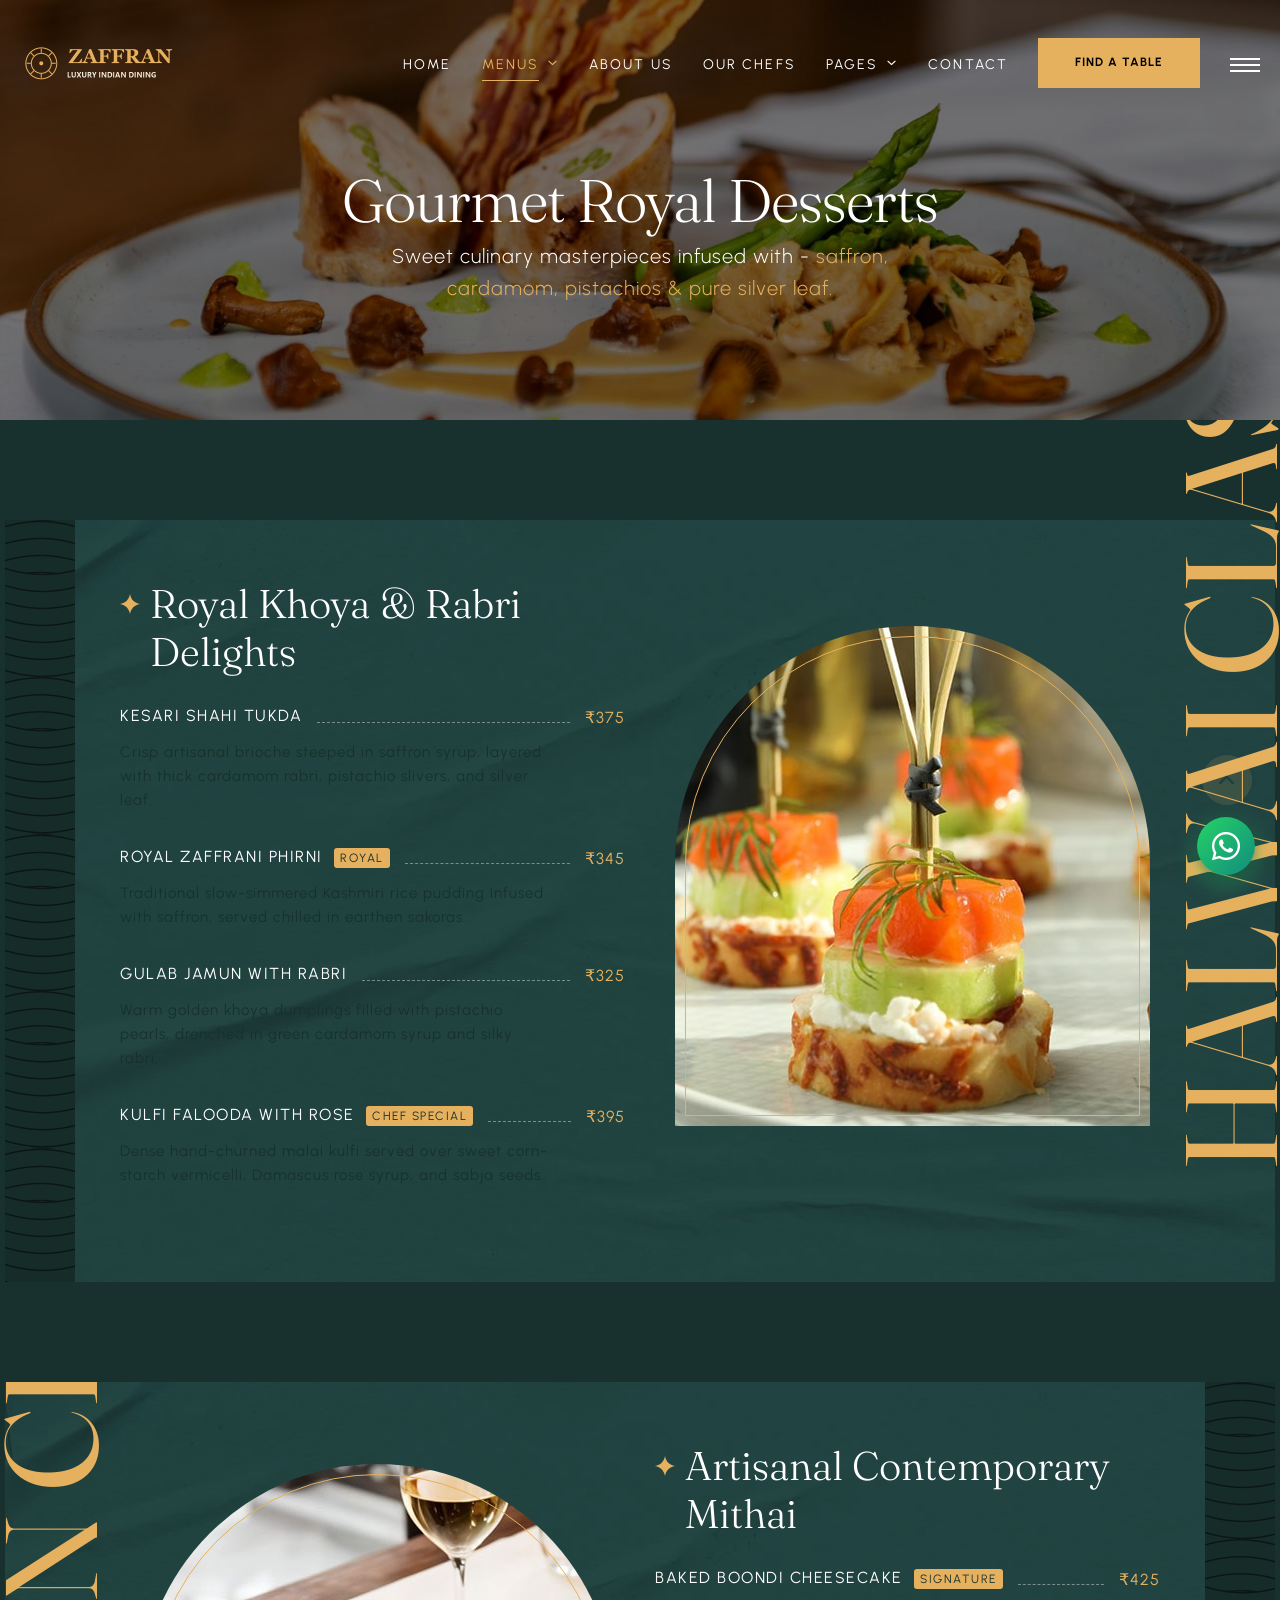
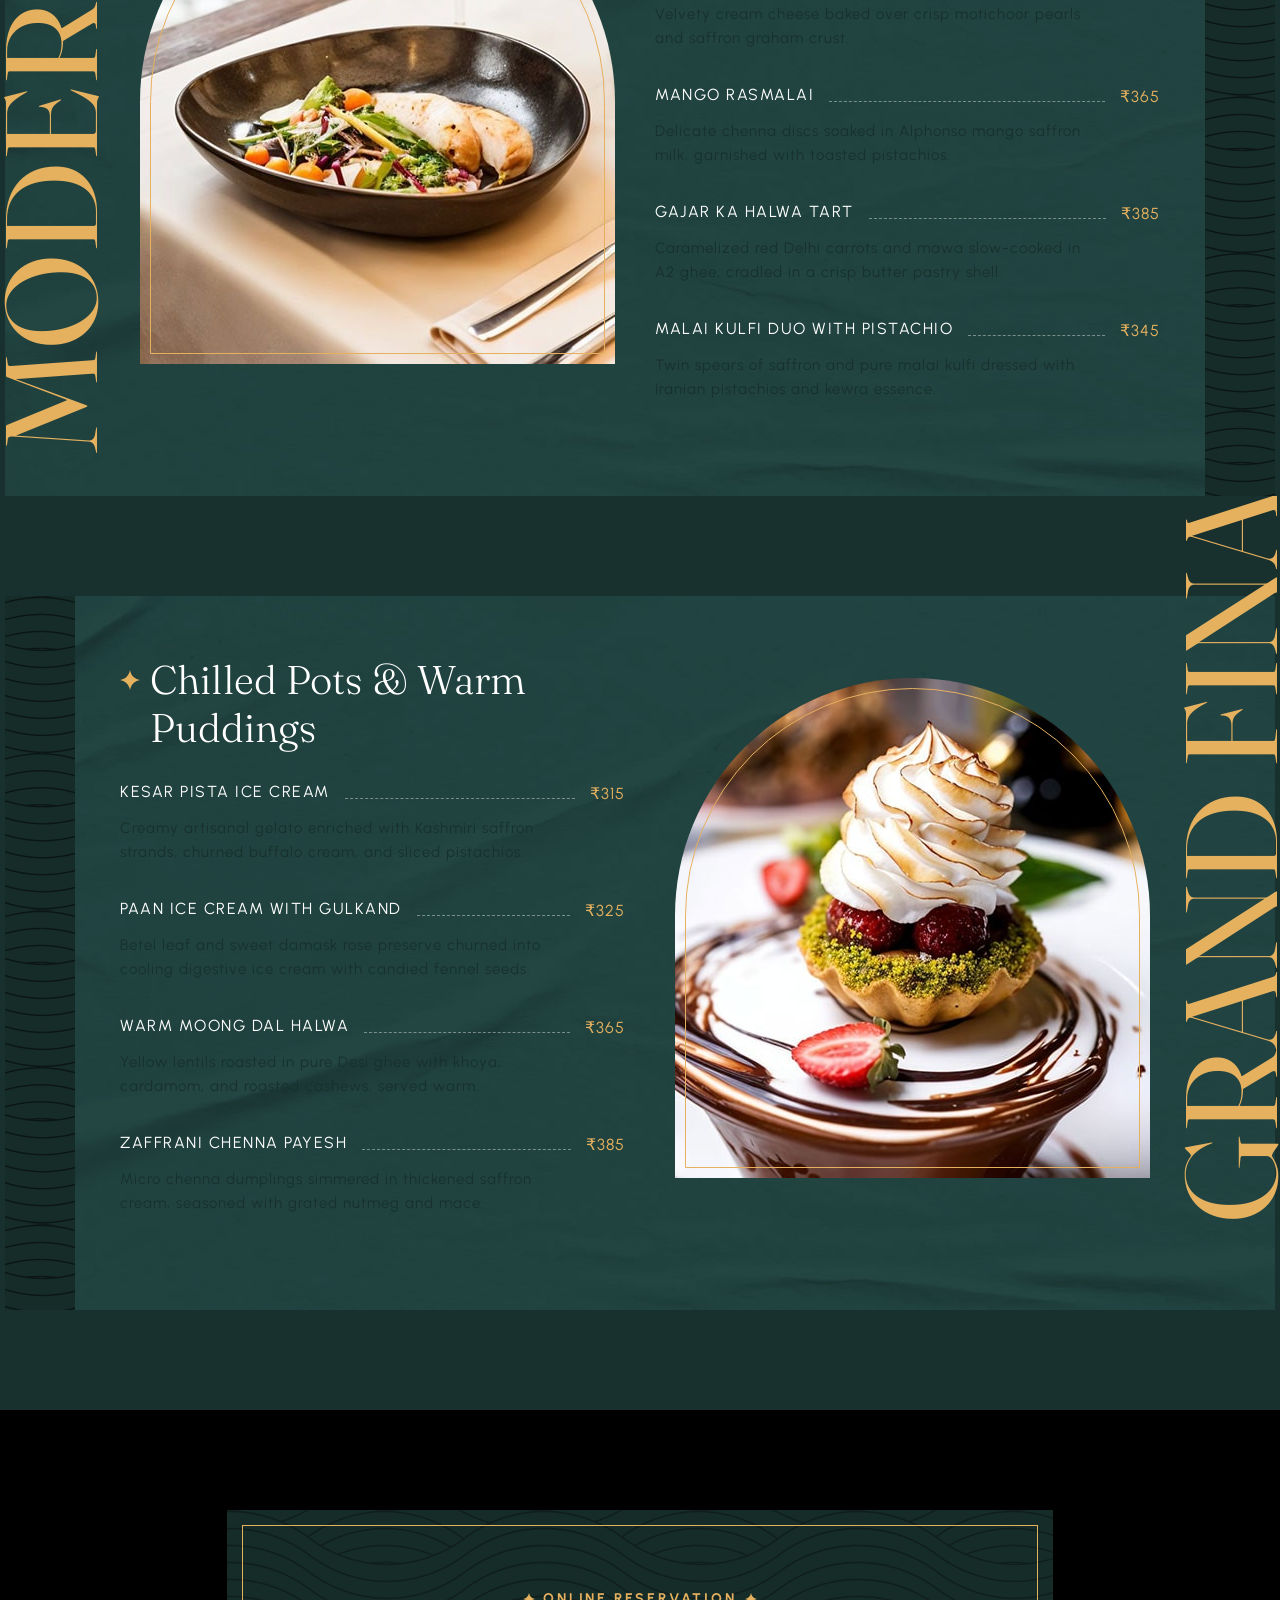
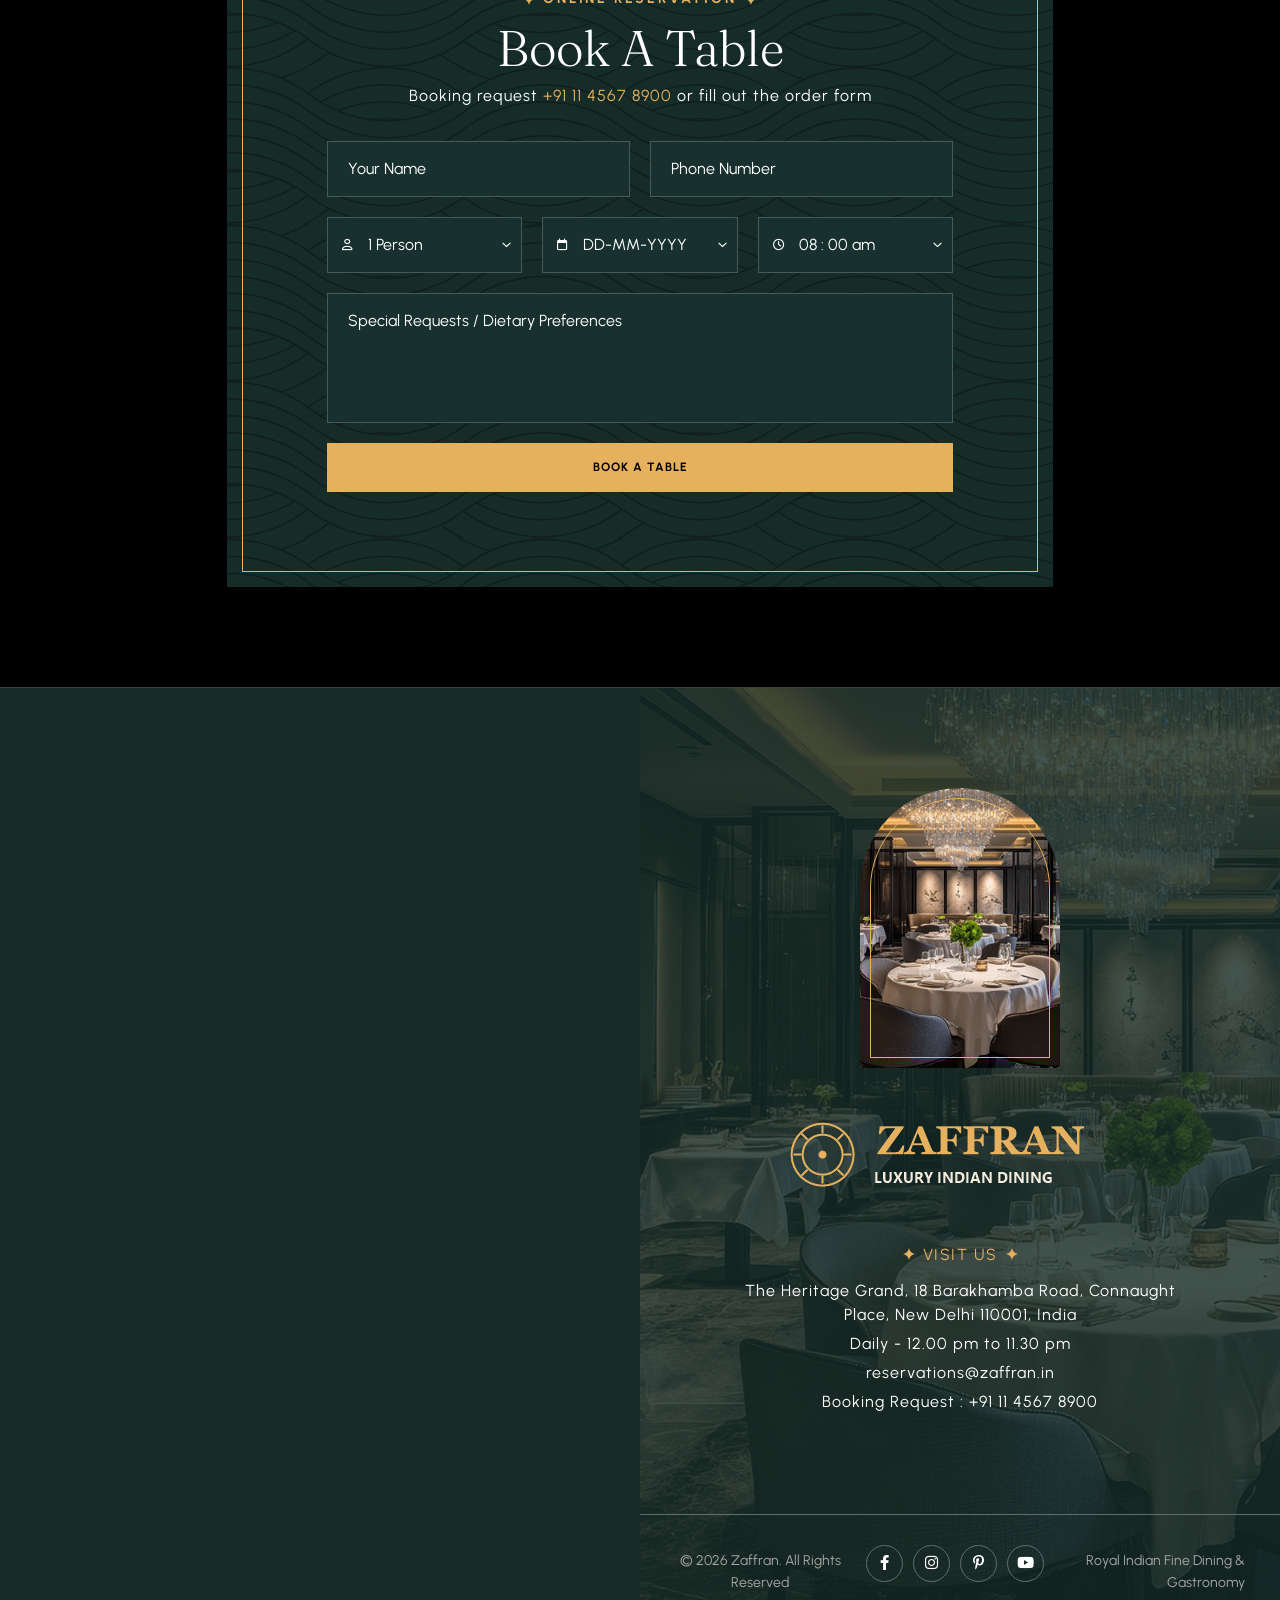
<file: menu-list-3.html>
<!DOCTYPE html>
<html lang="en">


<head>
<meta charset="utf-8">
<title>Gourmet Royal Desserts | Zaffran Fine Dining</title>
<!-- Stylesheets -->
<link href="css/bootstrap.css" rel="stylesheet">
<link href="css/style.css" rel="stylesheet">
<link rel="shortcut icon" href="images/favicon.png" type="image/x-icon">
<link rel="icon" href="images/favicon.png" type="image/x-icon">
<!-- Responsive -->
<meta http-equiv="X-UA-Compatible" content="IE=edge">
<meta name="viewport" content="width=device-width, initial-scale=1.0">
<link href="css/responsive.css" rel="stylesheet">
 


<meta name="description" content="Indulge in Gourmet Royal Desserts at Zaffran. Kesari Shahi Tukda, Royal Zaffrani Phirni, Baked Boondi Cheesecake, and artisanal Indian mithai.">
<link rel="canonical" href="https://zaffran.in/menu-list-3.html">
<!-- Open Graph / Facebook -->
<meta property="og:type" content="website">
<meta property="og:site_name" content="Zaffran | Luxury Indian Fine Dining">
<meta property="og:title" content="Gourmet Royal Desserts | Zaffran Fine Dining">
<meta property="og:description" content="Indulge in Gourmet Royal Desserts at Zaffran. Kesari Shahi Tukda, Royal Zaffrani Phirni, Baked Boondi Cheesecake, and artisanal Indian mithai.">
<meta property="og:image" content="images/resource/restaurant.jpg">
<meta property="og:url" content="https://zaffran.in/menu-list-3.html">
<!-- Twitter Card -->
<meta name="twitter:card" content="summary_large_image">
<meta name="twitter:title" content="Gourmet Royal Desserts | Zaffran Fine Dining">
<meta name="twitter:description" content="Indulge in Gourmet Royal Desserts at Zaffran. Kesari Shahi Tukda, Royal Zaffrani Phirni, Baked Boondi Cheesecake, and artisanal Indian mithai.">
<meta name="twitter:image" content="images/resource/restaurant.jpg">
</head>

<body>
  <div class="page-wrapper"> 
  
    <!-- Preloader -->
    <div class="loader-wrap">
        <div class="preloader">
            <div class="preloader-close">x</div>
            <div id="handle-preloader" class="handle-preloader">
                <div class="animation-preloader">
                    <div class="spinner"></div>
                    <div class="txt-loading">
                        <span data-text-preloader="Z" class="letters-loading">
                            Z
                        </span>
                        <span data-text-preloader="A" class="letters-loading">
                            A
                        </span>
                        <span data-text-preloader="F" class="letters-loading">
                            F
                        </span>
                        <span data-text-preloader="F" class="letters-loading">
                            F
                        </span>
                        <span data-text-preloader="R" class="letters-loading">
                            R
                        </span>
                        <span data-text-preloader="A" class="letters-loading">
                            A
                        </span>
                        <span data-text-preloader="N" class="letters-loading">
                            N
                        </span>
                    </div>
                </div>  
            </div>
        </div>
    </div>
    <!-- Preloader End -->

    <!-- Main Header-->
    <header class="main-header">
        <div class="header-top">
            <div class="auto-container">
                <div class="inner clearfix">
                    <div class="top-left clearfix">
                        <ul class="top-info clearfix">
                            <li><i class="icon far fa-map-marker-alt"></i> The Heritage Grand, Connaught Place, New Delhi 110001</li>
                            <li><i class="icon far fa-clock"></i> Daily : 12.00 pm to 11.30 pm</li>
                        </ul>
                    </div>
                    <div class="top-right clearfix">
                        <ul class="top-info clearfix">
                            <li><a href="tel:+911145678900"><i class="icon far fa-phone"></i> +91 11 4567 8900</a></li>
                            <li><a href="mailto:reservations@zaffran.in"><i class="icon far fa-envelope"></i> reservations@zaffran.in</a></li>
                        </ul>
                    </div>
                </div>
            </div>
        </div>
        <!-- Header Upper -->
        <div class="header-upper">        
            <div class="auto-container">
                <!-- Main Box -->
                <div class="main-box clearfix">
                    <!--Logo-->
                    <div class="logo-box">
                         <div class="logo"><a href="index.html" title="Zaffran - Luxury Indian Fine Dining"><img src="images/logo.png" alt="image" title="Zaffran - Luxury Indian Fine Dining"></a></div>
                    </div>

                    <div class="nav-box clearfix">
                        <!--Nav Outer-->
                        <div class="nav-outer clearfix">         
                            <nav class="main-menu">
                                <ul class="navigation clearfix">
                                    <li><a href="index.html">Home</a></li>
                                    <li class="current dropdown has-mega-menu"><a href="menu-list-1.html">Menus</a>
                                        <ul>
                                            <li>
                                                <div class="mega-menu">
                                                    <div class="menu-inner">
                                                        <div class="auto-container">
                                                            <div class="row clearfix">
                                                                <div class="menu-block col-lg-3 col-md-6 col-sm-6">
                                                                    <div class="image"><a href="menu-list-1.html"><img loading="lazy" src="images/resource/menu-1-thumb.jpg" alt="image"></a></div>
                                                                    <div class="title"><a href="menu-list-1.html">Starters & Kebabs</a></div>
                                                                </div>
                                                                <div class="menu-block col-lg-3 col-md-6 col-sm-6">
                                                                    <div class="image"><a href="menu-list-2.html"><img loading="lazy" src="images/resource/menu-2-thumb.jpg" alt="image"></a></div>
                                                                    <div class="title"><a href="menu-list-2.html">Royal Main Course</a></div>
                                                                </div>
                                                                <div class="menu-block col-lg-3 col-md-6 col-sm-6">
                                                                    <div class="image"><a href="menu-list-3.html"><img loading="lazy" src="images/resource/menu-3-thumb.jpg" alt="image"></a></div>
                                                                    <div class="title"><a href="menu-list-3.html">Gourmet Desserts</a></div>
                                                                </div>
                                                                <div class="menu-block col-lg-3 col-md-6 col-sm-6">
                                                                    <div class="image"><a href="menu-list-4.html"><img loading="lazy" src="images/resource/menu-4-thumb.jpg" alt="image"></a></div>
                                                                    <div class="title"><a href="menu-list-4.html">Beverages & Wine</a></div>
                                                                </div>
                                                            </div>
                                                        </div>
                                                    </div>
                                                </div>
                                            </li>
                                        </ul>
                                    </li>
                                    <li><a href="about.html">About Us</a></li>
                                    <li><a href="our-chef.html">Our chefs</a></li>
                                    <li class="dropdown"><a href="#">Pages</a>
                                        <ul>
                                            <li><a href="gallery-masonry.html">Photo Gallery</a></li>
                                            <li><a href="book-table.html">Table Reservation</a></li>
                                            <li><a href="book-table-option2.html">Private Dining</a></li>
                                            <li><a href="testimonial.html">Guest Reviews</a></li>
                                            <li><a href="blog-list.html">Culinary Chronicles</a></li>
                                        </ul>
                                    </li>
                                    <li><a href="contact-us.html">Contact</a></li>
                                </ul>
                            </nav>
                            <!-- Main Menu End-->
                        </div>
                        <!--Nav Outer End-->

                        <div class="links-box clearfix">
                            <div class="link link-btn">
                                <a href="book-table.html" class="theme-btn btn-style-one clearfix">
                                    <span class="btn-wrap">
                                        <span class="text-one">find a table</span>
                                        <span class="text-two">find a table</span>
                                    </span>
                                </a>
                            </div>
                            <div class="link info-toggler">
                                <button class="info-btn">
                                    <span class="hamburger">
                                        <span class="top-bun"></span>
                                        <span class="meat"></span>
                                        <span class="bottom-bun"></span>
                                    </span>
                                </button>
                            </div>
                        </div>

                        <!-- Hidden Nav Toggler -->
                        <div class="nav-toggler">
                            <button class="hidden-bar-opener">
                                <span class="hamburger">
                                    <span class="top-bun"></span>
                                    <span class="meat"></span>
                                    <span class="bottom-bun"></span>
                                </span>
                            </button>
                        </div>

                    </div>

                </div>
            </div>
        </div>
    </header>
    <!--End Main Header -->

    <!--Menu Backdrop-->
    <div class="menu-backdrop"></div>

    <!-- Hidden Navigation Bar -->
    <section class="hidden-bar">
        <!-- Hidden Bar Wrapper -->
        <div class="inner-box">
            <div class="cross-icon hidden-bar-closer"><span class="far fa-close"></span></div>
            <div class="logo-box"><a href="index.html" title="Zaffran - Luxury Indian Fine Dining"><img src="images/resource/sidebar-logo.png" alt="image" title="Zaffran - Luxury Indian Fine Dining"></a></div>
            
            <!-- .Side-menu -->
            <div class="side-menu">
                 <ul class="navigation clearfix">
                    <li><a href="index.html">Home</a></li>
                    <li class="current dropdown"><a href="menu-list-1.html">Menus</a>
                        <ul>
                            <li><a href="menu-list-1.html">Starters & Kebabs</a></li>
                            <li><a href="menu-list-2.html">Royal Main Course</a></li>
                            <li><a href="menu-list-3.html">Gourmet Desserts</a></li>
                            <li><a href="menu-list-4.html">Beverages & Wine</a></li>
                        </ul>
                    </li>
                    <li><a href="about.html">About Us</a></li>
                    <li><a href="our-chef.html">Our chefs</a></li>
                    <li class="dropdown"><a href="#">Pages</a>
                                        <ul>
                                            <li><a href="gallery-masonry.html">Photo Gallery</a></li>
                                            <li><a href="book-table.html">Table Reservation</a></li>
                                            <li><a href="book-table-option2.html">Private Dining</a></li>
                                            <li><a href="testimonial.html">Guest Reviews</a></li>
                                            <li><a href="blog-list.html">Culinary Chronicles</a></li>
                                        </ul>
                                    </li>
                    <li><a href="contact-us.html">Contact</a></li>
                </ul>
            </div><!-- /.Side-menu -->
        
        </div><!-- / Hidden Bar Wrapper -->
    </section>
    <!-- / Hidden Bar -->

    <!--Info Back Drop-->
    <div class="info-back-drop"></div>
    
    <!-- Hidden Bar -->
    <section class="info-bar">
        <div class="inner-box">
            <div class="cross-icon"><span class="far fa-close"></span></div>
            <div class="image-box"><img loading="lazy" src="images/resource/sidebar-image.jpg" alt="image" title=""></div>
            <div class="logo-box"><a href="index.html" title="Zaffran - Luxury Indian Fine Dining"><img src="images/resource/sidebar-logo.png" alt="image" title="Zaffran - Luxury Indian Fine Dining"></a></div>

            <h5>Visit Us</h5>
            <ul class="info">
                <li>The Heritage Grand, 18 Barakhamba Road,<br>Connaught Place, New Delhi 110001, India</li>
                <li> <span class="ib-ttl"> Lunch Time </span>- 12.00 pm – 3:30 pm </li>
                <li><span class="ib-ttl"> Dinner Time</span> - 07.00 pm – 11:30 pm</li>
                <li><a href="mailto:reservations@zaffran.in">reservations@zaffran.in</a></li>
            </ul>
            <div class="booking-info">
                <div class="bk-no"><a href="tel:+911145678900">Booking: +91 11 4567 8900</a></div>
            </div>
        </div>
    </section>
    <!--End Hidden Bar -->

    <!-- Inner Banner Section -->
    <section class="inner-banner">
        <div class="image-layer" style="background-image: url(images/background/banner-image-2.jpg);"></div>
        <div class="auto-container">
            <div class="inner">
                <h1>Gourmet Royal Desserts</h1>
                <div class="sub_text"> <p>Sweet culinary masterpieces infused with - <span class="primary-color">saffron, cardamom, pistachios & pure silver leaf.</span></p> </div>
            </div>
        </div>
    </section>
    <!--End Banner Section -->

    <!--Menu Section-->
    <section class="menu-one alternate section-kt">
        <div class="auto-container">

            <div class="row clearfix">

                <div class="image-col col-lg-6 col-md-12 col-sm-12">

                    <div class="inner">
                        <div class="vertical-title"> Halwai Classics</div>
                        <div class="image"><img loading="lazy" src="images/resource/menus-1.jpg" alt="image"></div>
                    </div>
                </div>
                <div class="menu-col col-lg-6 col-md-12 col-sm-12">
                    <div class="inner">
                        <div class="title-box">
                            <h3>Royal Khoya & Rabri Delights</h3>
                        </div>
                        <!--Block-->
                        <div class="dish-block">
                            <div class="inner-box">
                                <div class="title clearfix"><div class="ttl clearfix"><h6><a href="book-table.html" title="Reserve a table to taste this dish">Kesari Shahi Tukda</a></h6></div> <span class="menu-list-line"> </span> <div class="price"><span>₹375</span></div></div>
                                <div class="text desc">Crisp artisanal brioche steeped in saffron syrup, layered with thick cardamom rabri, pistachio slivers, and silver leaf.</div>
                            </div>
                        </div>
                        <!--Block-->
                        <div class="dish-block">
                            <div class="inner-box">
                                <div class="title clearfix"><div class="ttl clearfix"><h6><a href="book-table.html" title="Reserve a table to taste this dish">Royal Zaffrani Phirni <span class="s-info">Royal</span></a></h6></div> <span class="menu-list-line"> </span> <div class="price"><span>₹345</span></div></div>
                                <div class="text desc">Traditional slow-simmered Kashmiri rice pudding infused with saffron, served chilled in earthen sakoras.</div>
                            </div>
                        </div>
                        <!--Block-->
                        <div class="dish-block">
                            <div class="inner-box">
                                <div class="title clearfix"><div class="ttl clearfix"><h6><a href="book-table.html" title="Reserve a table to taste this dish">Gulab Jamun with Rabri</a></h6></div> <span class="menu-list-line"> </span> <div class="price"><span>₹325</span></div></div>
                                <div class="text desc">Warm golden khoya dumplings filled with pistachio pearls, drenched in green cardamom syrup and silky rabri.</div>
                            </div>
                        </div>
                        <!--Block-->
                        <div class="dish-block">
                            <div class="inner-box">
                                <div class="title clearfix"><div class="ttl clearfix"><h6><a href="book-table.html" title="Reserve a table to taste this dish">Kulfi Falooda with Rose <span class="s-info">Chef Special</span></a></h6></div> <span class="menu-list-line"> </span> <div class="price"><span>₹395</span></div></div>
                                <div class="text desc">Dense hand-churned malai kulfi served over sweet corn-starch vermicelli, Damascus rose syrup, and sabja seeds.</div>
                            </div>
                        </div>


                    </div>
                </div>
            </div>
        </div>
    </section>

    <!--Menu Section-->
    <section class="menu-one">
        <div class="auto-container">
            
            <div class="row clearfix">
                <div class="image-col col-lg-6 col-md-12 col-sm-12">
                    <div class="inner">
                        <div class="vertical-title"> Modern Classics</div>
                        <div class="image"><img loading="lazy" src="images/resource/menus-2.jpg" alt="image"></div>
                    </div>
                </div>
                <div class="menu-col col-lg-6 col-md-12 col-sm-12">
                    <div class="inner">
                        <div class="title-box">
                            <h3>Artisanal Contemporary Mithai</h3>
                        </div>
                        <!--Block-->
                        <div class="dish-block">
                            <div class="inner-box">
                                <div class="title clearfix"><div class="ttl clearfix"><h6><a href="book-table.html" title="Reserve a table to taste this dish">Baked Boondi Cheesecake <span class="s-info">Signature</span></a></h6></div> <span class="menu-list-line"> </span> <div class="price"><span>₹425</span></div></div>
                                <div class="text desc">Velvety cream cheese baked over crisp motichoor pearls and saffron graham crust.</div>
                            </div>
                        </div>
                        <!--Block-->
                        <div class="dish-block">
                            <div class="inner-box">
                                <div class="title clearfix"><div class="ttl clearfix"><h6><a href="book-table.html" title="Reserve a table to taste this dish">Mango Rasmalai</a></h6></div> <span class="menu-list-line"> </span> <div class="price"><span>₹365</span></div></div>
                                <div class="text desc">Delicate chenna discs soaked in Alphonso mango saffron milk, garnished with toasted pistachios.</div>
                            </div>
                        </div>
                        <!--Block-->
                        <div class="dish-block">
                            <div class="inner-box">
                                <div class="title clearfix"><div class="ttl clearfix"><h6><a href="book-table.html" title="Reserve a table to taste this dish">Gajar Ka Halwa Tart</a></h6></div> <span class="menu-list-line"> </span> <div class="price"><span>₹385</span></div></div>
                                <div class="text desc">Caramelized red Delhi carrots and mawa slow-cooked in A2 ghee, cradled in a crisp butter pastry shell.</div>
                            </div>
                        </div>
                        <!--Block-->
                        <div class="dish-block">
                            <div class="inner-box">
                                <div class="title clearfix"><div class="ttl clearfix"><h6><a href="book-table.html" title="Reserve a table to taste this dish">Malai Kulfi Duo with Pistachio</a></h6></div> <span class="menu-list-line"> </span> <div class="price"><span>₹345</span></div></div>
                                <div class="text desc">Twin spears of saffron and pure malai kulfi dressed with Iranian pistachios and kewra essence.</div>
                            </div>
                        </div>
                    </div>
                </div>
            </div>
        </div>
    </section>

    <!--Menu Section-->
    <section class="menu-one alternate section-kt">
        
        <div class="auto-container">
            <div class="row clearfix">
                <div class="image-col col-lg-6 col-md-12 col-sm-12">
                    <div class="inner">
                        <div class="vertical-title"> Grand Finales</div>
                        <div class="image"><img loading="lazy" src="images/resource/menus-desert.jpg" alt="image"></div>
                    </div>
                </div>
                <div class="menu-col col-lg-6 col-md-12 col-sm-12">
                    <div class="inner">
                        <div class="title-box">
                            <h3>Chilled Pots & Warm Puddings</h3>
                        </div>
                        <!--Block-->
                        <div class="dish-block">
                            <div class="inner-box">
                                <div class="title clearfix"><div class="ttl clearfix"><h6><a href="book-table.html" title="Reserve a table to taste this dish">Kesar Pista Ice Cream</a></h6></div> <span class="menu-list-line"> </span> <div class="price"><span>₹315</span></div></div>
                                <div class="text desc">Creamy artisanal gelato enriched with Kashmiri saffron strands, churned buffalo cream, and sliced pistachios.</div>
                            </div>
                        </div>
                        <!--Block-->
                        <div class="dish-block">
                            <div class="inner-box">
                                <div class="title clearfix"><div class="ttl clearfix"><h6><a href="book-table.html" title="Reserve a table to taste this dish">Paan Ice Cream with Gulkand</a></h6></div> <span class="menu-list-line"> </span> <div class="price"><span>₹325</span></div></div>
                                <div class="text desc">Betel leaf and sweet damask rose preserve churned into cooling digestive ice cream with candied fennel seeds.</div>
                            </div>
                        </div>
                        <!--Block-->
                        <div class="dish-block">
                            <div class="inner-box">
                                <div class="title clearfix"><div class="ttl clearfix"><h6><a href="book-table.html" title="Reserve a table to taste this dish">Warm Moong Dal Halwa</a></h6></div> <span class="menu-list-line"> </span> <div class="price"><span>₹365</span></div></div>
                                <div class="text desc">Yellow lentils roasted in pure Desi ghee with khoya, cardamom, and roasted cashews, served warm.</div>
                            </div>
                        </div>
                        <!--Block-->
                        <div class="dish-block">
                            <div class="inner-box">
                                <div class="title clearfix"><div class="ttl clearfix"><h6><a href="book-table.html" title="Reserve a table to taste this dish">Zaffrani Chenna Payesh</a></h6></div> <span class="menu-list-line"> </span> <div class="price"><span>₹385</span></div></div>
                                <div class="text desc">Micro chenna dumplings simmered in thickened saffron cream, seasoned with grated nutmeg and mace.</div>
                            </div>
                        </div>

                    </div>
                </div>
            </div>
        </div>
    </section>

    <!--Reservation Section-->
    <section class="reserve-section style-two section-kt">
        <div class="image-layer" style="background-image: url(images/background/image-10.jpg);"></div>
        <div class="auto-container">
            <div class="outer-box">
                <div class="row clearfix">

                    <div class="reserv-col col-lg-8 col-md-12 col-sm-12 mx-auto">
                        <div class="inner">
                            <div class="title-box centered">
                                <div class="subtitle"><span>Online reservation</span></div>
                                <h2>Book A Table</h2>
                                <div class="request-info">Booking request <a href="tel:+911145678900">+91 11 4567 8900</a> or fill out the order form</div>
                            </div>
                            <div class="default-form reservation-form">
                                <form method="post" action="#" class="zaffran-reservation-form">
                                    <div class="row clearfix">
                                        <div class="form-group col-lg-6 col-md-6 col-sm-12">
                                            <div class="field-inner">
                                                <input type="text" name="fullName" value="" placeholder="Your Name" required aria-label="Your Name">
                                            </div>
                                        </div>
                                        <div class="form-group col-lg-6 col-md-6 col-sm-12">
                                            <div class="field-inner">
                                                <input type="tel" name="phoneNumber" value="" placeholder="Phone Number" required aria-label="Phone Number">
                                            </div>
                                        </div>
                                        <div class="form-group col-lg-4 col-md-6 col-sm-12">
                                            <div class="field-inner">
                                                <span class="alt-icon far fa-user"></span>
                                                <select class="l-icon" name="guestCount" aria-label="Number of Guests">
                                                    <option>1 Person</option>
                                                    <option>2 Person</option>
                                                    <option>3 Person</option>
                                                    <option>4 Person</option>
                                                    <option>5 Person</option>
                                                    <option>6 Person</option>
                                                    <option>7 Person</option>
                                                </select>
                                                <span class="arrow-icon far fa-angle-down"></span>
                                            </div>
                                        </div>
                                        <div class="form-group col-lg-4 col-md-6 col-sm-12">
                                            <div class="field-inner">
                                                <span class="alt-icon far fa-calendar"></span>
                                                <input class="l-icon datepicker" type="text" name="bookingDate" value="" placeholder="DD-MM-YYYY" required readonly aria-label="Reservation Date">
                                                <span class="arrow-icon far fa-angle-down"></span>
                                            </div>
                                        </div>
                                        <div class="form-group col-lg-4 col-md-12 col-sm-12">
                                            <div class="field-inner">
                                                <span class="alt-icon far fa-clock"></span>
                                                <select class="l-icon" name="bookingTime" aria-label="Reservation Time">
                                                    <option>08 : 00 am</option>
                                                    <option>09 : 00 am</option>
                                                    <option>10 : 00 am</option>
                                                    <option>11 : 00 am</option>
                                                    <option>12 : 00 pm</option>
                                                    <option>01 : 00 pm</option>
                                                    <option>02 : 00 pm</option>
                                                    <option>03 : 00 pm</option>
                                                    <option>04 : 00 pm</option>
                                                    <option>05 : 00 pm</option>
                                                    <option>06 : 00 pm</option>
                                                    <option>07 : 00 pm</option>
                                                    <option>08 : 00 pm</option>
                                                    <option>09 : 00 pm</option>
                                                    <option>10 : 00 pm</option>
                                                </select>
                                                <span class="arrow-icon far fa-angle-down"></span>
                                            </div>
                                        </div>
                                        <div class="form-group col-lg-12 col-md-12 col-sm-12">
                                            <div class="field-inner">
                                                <textarea name="specialRequest" placeholder="Special Requests / Dietary Preferences" aria-label="Special Requests or Dietary Preferences"></textarea>
                                            </div>
                                        </div>
                                        <div class="form-group col-lg-12 col-md-12 col-sm-12">
                                            <div class="field-inner">
                                                <button type="submit" class="theme-btn btn-style-one clearfix">
                                                    <span class="btn-wrap">
                                                        <span class="text-one">book a table</span>
                                                        <span class="text-two">book a table</span>
                                                    </span>
                                                </button>
                                            </div>
                                        </div>
                                    </div>
                                </form>
                            </div>
                        </div>
                    </div>
                </div>

            </div>
        </div>
    </section>

    <!--Main Footer-->
    <footer class="main-footer">
        <div class="upper-section">
            <div class="fluid-section">
                <div class="row clearfix">
                    <!--Footer Col-->
                    <div class="footer-col footer-map-col col-lg-6 col-md-12 col-sm-12 px-0">
                        <div class="footer-map">
                            <iframe src="https://www.google.com/maps/embed?pb=!1m18!1m12!1m3!1d14008.114878235275!2d77.214472!3d28.632832!2m3!1f0!2f0!3f0!3m2!1i1024!2i768!4f13.1!3m3!1m2!1s0x390cfd37b027d109%3A0x10172778580e8122!2sConnaught%20Place%2C%20New%20Delhi%2C%20Delhi%20110001!5e0!3m2!1sen!2sin!4v1700000000000!5m2!1sen!2sin" width="100%" height="500" style="border:0;" allowfullscreen="" loading="lazy" referrerpolicy="no-referrer-when-downgrade"></iframe>
                        </div>
                    </div>
                    <!--Footer Col-->
                    <div class="footer-col info-col col-lg-6 col-md-12 col-sm-12 px-0">
                        <div class="inner wow fadeInUp" data-wow-delay="0ms" data-wow-duration="1500ms">
                            <div class="content">
                                <div class="footer-image">
                                    <img loading="lazy" src="images/resource/footer-img-1.jpg" alt="image">
                                </div>
                                <div class="logo"><a href="index.html" title="Zaffran - Luxury Indian Fine Dining"><img src="images/logo.png" alt="image" title="Zaffran - Luxury Indian Fine Dining"></a></div>
                                <div class="info">
                                    <h6>visit us </h6>
                                    <ul>
                                        <li>The Heritage Grand, 18 Barakhamba Road, Connaught Place, New Delhi 110001, India</li>
                                        <li>Daily - 12.00 pm to 11.30 pm</li>
                                        <li><a href="mailto:reservations@zaffran.in">reservations@zaffran.in</a></li>
                                        <li><a href="tel:+911145678900">Booking Request : +91 11 4567 8900</a></li>
                                        
                                    </ul>
                                </div>
                            </div>

                            <!-- last footer -->
                            <div class="bottom_footer">
                            <!-- container start -->
                              <div class="auto-container">
                                <!-- row start -->
                                <div class="row clearfix">
                                  <div class="col-lg-4 col-md-4 col-sm-12">
                                      <p>© 2026 Zaffran. All Rights Reserved</p>
                                  </div>

                                  <div class="col-lg-4 col-md-4 col-sm-12">
                                    <ul class="social_media">
                                      <li><a href="https://facebook.com" target="_blank" rel="noopener noreferrer" aria-label="Facebook page"><i class="fa-brands fa-facebook-f"></i></a></li>
                                      <li><a href="https://instagram.com" target="_blank" rel="noopener noreferrer" aria-label="Instagram page"><i class="fa-brands fa-instagram"></i></a></li>
                                      <li><a href="https://pinterest.com" target="_blank" rel="noopener noreferrer" aria-label="Pinterest page"><i class="fa-brands fa-pinterest-p"></i></a></li>
                                      <li><a href="https://youtube.com" target="_blank" rel="noopener noreferrer" aria-label="YouTube channel"><i class="fa-brands fa-youtube"></i></a></li>
                                    </ul>
                                  </div>

                                  <div class="col-lg-4 col-md-4 col-sm-12">
                                      <p class="developer_text">Royal Indian Fine Dining & Gastronomy</p>
                                  </div>
                                </div>
                              <!-- row end -->
                              </div>
                              <!-- container end -->
                            </div>

                        </div>
                    </div>
                    
                </div>
            </div>
        </div>
    </footer>

</div>
<!--End pagewrapper--> 

<!-- Floating WhatsApp Concierge Button -->
<a href="https://wa.me/919810123456?text=Greetings%20Zaffran%20Concierge%2C%20I%20would%20like%20to%20inquire%20about%20a%20table%20reservation." class="floating-whatsapp" target="_blank" rel="noopener noreferrer" aria-label="Chat with Zaffran Concierge on WhatsApp" title="Chat with Zaffran Concierge on WhatsApp">
    <i class="fa-brands fa-whatsapp"></i>
    <span class="whatsapp-tooltip">Chat with Concierge</span>
</a>

<!--Scroll to top-->
<div class="scroll-to-top scroll-to-target" data-target="html"><span class="icon fa fa-angle-up"></span></div>
<!--[if lt IE 9]><script src="https://cdnjs.cloudflare.com/ajax/libs/html5shiv/3.7.3/html5shiv.js"></script><![endif]-->

<script src="js/jquery.js"></script>
<script src="js/popper.min.js"></script>
<script src="js/bootstrap.min.js"></script>
<script src="js/jquery-ui.js"></script>
<script src="js/jquery.fancybox.js"></script>
<script src="js/swiper.js"></script>
<script src="js/owl.js"></script>
<script src="js/appear.js"></script>
<script src="js/wow.js"></script>
<script src="js/custom-script.js"></script>
</body>


</html>
</file>
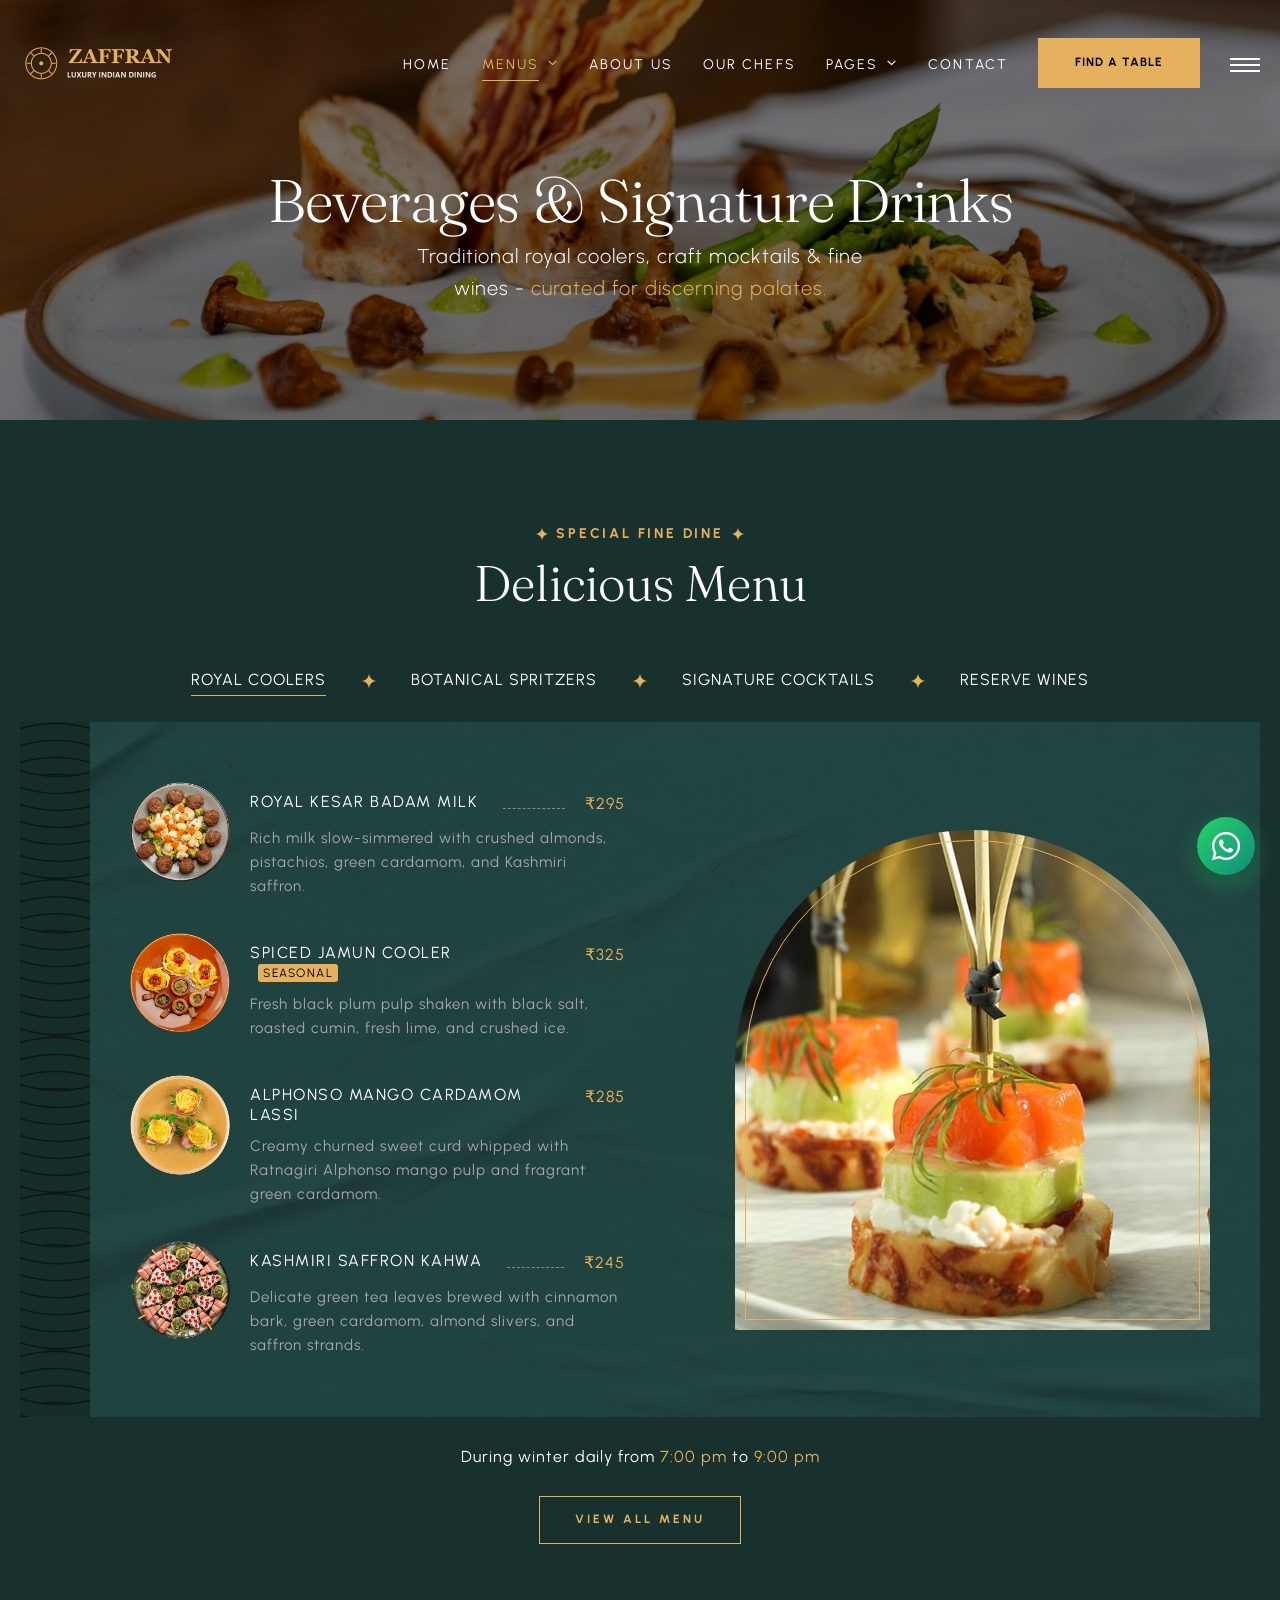
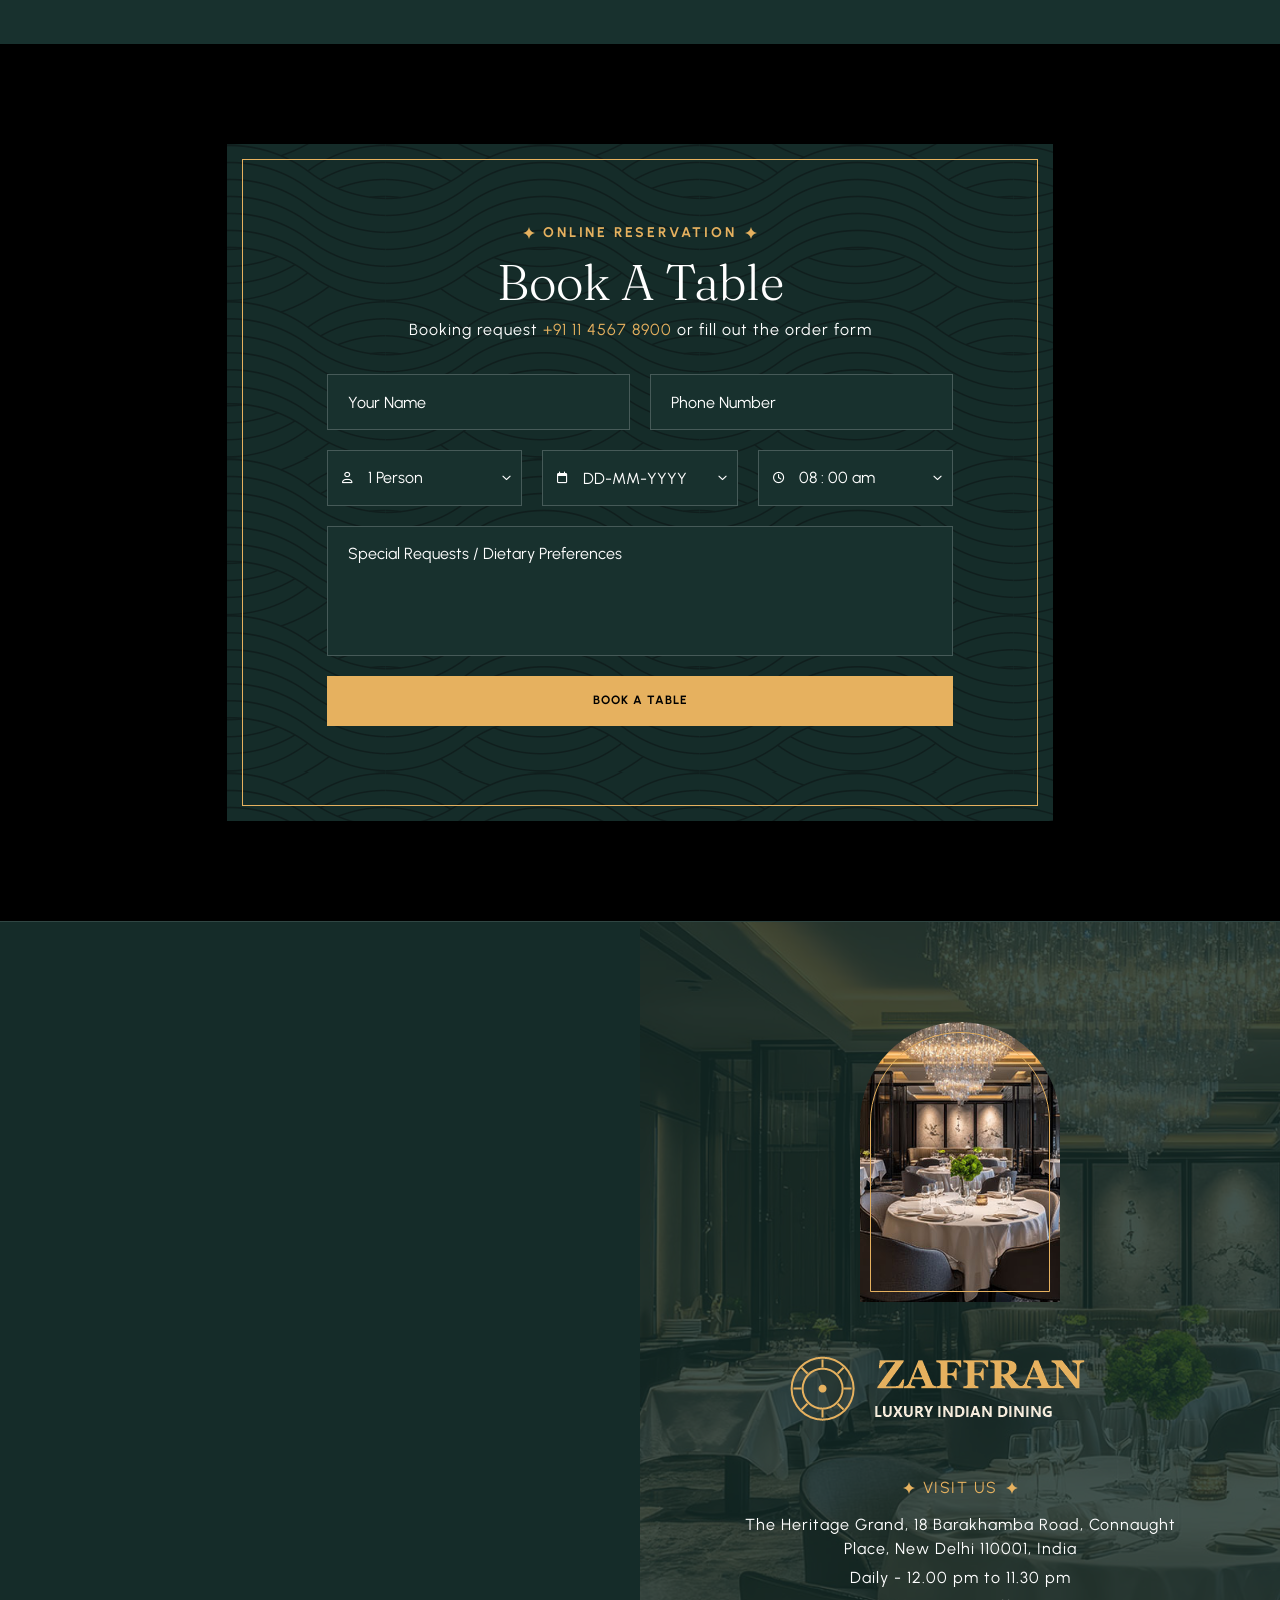
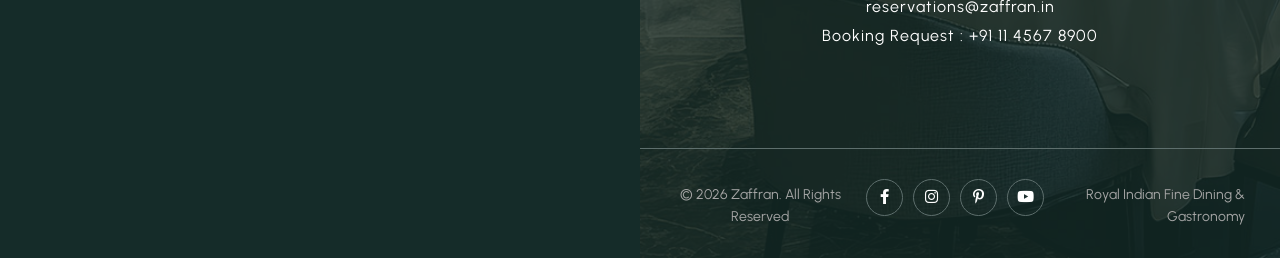
<file: menu-list-4.html>
<!DOCTYPE html>
<html lang="en">


<head>
<meta charset="utf-8">
<title>Beverages & Signature Drinks | Zaffran Fine Dining</title>
<!-- Stylesheets -->
<link href="css/bootstrap.css" rel="stylesheet">
<link href="css/style.css" rel="stylesheet">
<link rel="shortcut icon" href="images/favicon.png" type="image/x-icon">
<link rel="icon" href="images/favicon.png" type="image/x-icon">
<!-- Responsive -->
<meta http-equiv="X-UA-Compatible" content="IE=edge">
<meta name="viewport" content="width=device-width, initial-scale=1.0">
<link href="css/responsive.css" rel="stylesheet">



<meta name="description" content="Experience Beverages & Reserve Wines at Zaffran. Artisanal botanical spritzers, traditional saffron coolers, craft cocktails, and premier reserve wines.">
<link rel="canonical" href="https://zaffran.in/menu-list-4.html">
<!-- Open Graph / Facebook -->
<meta property="og:type" content="website">
<meta property="og:site_name" content="Zaffran | Luxury Indian Fine Dining">
<meta property="og:title" content="Beverages & Signature Drinks | Zaffran Fine Dining">
<meta property="og:description" content="Experience Beverages & Reserve Wines at Zaffran. Artisanal botanical spritzers, traditional saffron coolers, craft cocktails, and premier reserve wines.">
<meta property="og:image" content="images/resource/restaurant.jpg">
<meta property="og:url" content="https://zaffran.in/menu-list-4.html">
<!-- Twitter Card -->
<meta name="twitter:card" content="summary_large_image">
<meta name="twitter:title" content="Beverages & Signature Drinks | Zaffran Fine Dining">
<meta name="twitter:description" content="Experience Beverages & Reserve Wines at Zaffran. Artisanal botanical spritzers, traditional saffron coolers, craft cocktails, and premier reserve wines.">
<meta name="twitter:image" content="images/resource/restaurant.jpg">
</head>

<body>
  <div class="page-wrapper"> 
  
    <!-- Preloader -->
    <div class="loader-wrap">
        <div class="preloader">
            <div class="preloader-close">x</div>
            <div id="handle-preloader" class="handle-preloader">
                <div class="animation-preloader">
                    <div class="spinner"></div>
                    <div class="txt-loading">
                        <span data-text-preloader="Z" class="letters-loading">
                            Z
                        </span>
                        <span data-text-preloader="A" class="letters-loading">
                            A
                        </span>
                        <span data-text-preloader="F" class="letters-loading">
                            F
                        </span>
                        <span data-text-preloader="F" class="letters-loading">
                            F
                        </span>
                        <span data-text-preloader="R" class="letters-loading">
                            R
                        </span>
                        <span data-text-preloader="A" class="letters-loading">
                            A
                        </span>
                        <span data-text-preloader="N" class="letters-loading">
                            N
                        </span>
                    </div>
                </div>  
            </div>
        </div>
    </div>
    <!-- Preloader End -->

    <!-- Main Header-->
    <header class="main-header">
        <div class="header-top">
            <div class="auto-container">
                <div class="inner clearfix">
                    <div class="top-left clearfix">
                        <ul class="top-info clearfix">
                            <li><i class="icon far fa-map-marker-alt"></i> The Heritage Grand, Connaught Place, New Delhi 110001</li>
                            <li><i class="icon far fa-clock"></i> Daily : 12.00 pm to 11.30 pm</li>
                        </ul>
                    </div>
                    <div class="top-right clearfix">
                        <ul class="top-info clearfix">
                            <li><a href="tel:+911145678900"><i class="icon far fa-phone"></i> +91 11 4567 8900</a></li>
                            <li><a href="mailto:reservations@zaffran.in"><i class="icon far fa-envelope"></i> reservations@zaffran.in</a></li>
                        </ul>
                    </div>
                </div>
            </div>
        </div>
        <!-- Header Upper -->
        <div class="header-upper">        
            <div class="auto-container">
                <!-- Main Box -->
                <div class="main-box clearfix">
                    <!--Logo-->
                    <div class="logo-box">
                         <div class="logo"><a href="index.html" title="Zaffran - Luxury Indian Fine Dining"><img src="images/logo.png" alt="image" title="Zaffran - Luxury Indian Fine Dining"></a></div>
                    </div>

                    <div class="nav-box clearfix">
                        <!--Nav Outer-->
                        <div class="nav-outer clearfix">         
                            <nav class="main-menu">
                                <ul class="navigation clearfix">
                                    <li><a href="index.html">Home</a></li>
                                    <li class="current dropdown has-mega-menu"><a href="menu-list-1.html">Menus</a>
                                        <ul>
                                            <li>
                                                <div class="mega-menu">
                                                    <div class="menu-inner">
                                                        <div class="auto-container">
                                                            <div class="row clearfix">
                                                                <div class="menu-block col-lg-3 col-md-6 col-sm-6">
                                                                    <div class="image"><a href="menu-list-1.html"><img loading="lazy" src="images/resource/menu-1-thumb.jpg" alt="image"></a></div>
                                                                    <div class="title"><a href="menu-list-1.html">Starters & Kebabs</a></div>
                                                                </div>
                                                                <div class="menu-block col-lg-3 col-md-6 col-sm-6">
                                                                    <div class="image"><a href="menu-list-2.html"><img loading="lazy" src="images/resource/menu-2-thumb.jpg" alt="image"></a></div>
                                                                    <div class="title"><a href="menu-list-2.html">Royal Main Course</a></div>
                                                                </div>
                                                                <div class="menu-block col-lg-3 col-md-6 col-sm-6">
                                                                    <div class="image"><a href="menu-list-3.html"><img loading="lazy" src="images/resource/menu-3-thumb.jpg" alt="image"></a></div>
                                                                    <div class="title"><a href="menu-list-3.html">Gourmet Desserts</a></div>
                                                                </div>
                                                                <div class="menu-block col-lg-3 col-md-6 col-sm-6">
                                                                    <div class="image"><a href="menu-list-4.html"><img loading="lazy" src="images/resource/menu-4-thumb.jpg" alt="image"></a></div>
                                                                    <div class="title"><a href="menu-list-4.html">Beverages & Wine</a></div>
                                                                </div>
                                                            </div>
                                                        </div>
                                                    </div>
                                                </div>
                                            </li>
                                        </ul>
                                    </li>
                                    <li><a href="about.html">About Us</a></li>
                                    <li><a href="our-chef.html">Our chefs</a></li>
                                    <li class="dropdown"><a href="#">Pages</a>
                                        <ul>
                                            <li><a href="gallery-masonry.html">Photo Gallery</a></li>
                                            <li><a href="book-table.html">Table Reservation</a></li>
                                            <li><a href="book-table-option2.html">Private Dining</a></li>
                                            <li><a href="testimonial.html">Guest Reviews</a></li>
                                            <li><a href="blog-list.html">Culinary Chronicles</a></li>
                                        </ul>
                                    </li>
                                    <li><a href="contact-us.html">Contact</a></li>
                                </ul>
                            </nav>
                            <!-- Main Menu End-->
                        </div>
                        <!--Nav Outer End-->

                        <div class="links-box clearfix">
                            <div class="link link-btn">
                                <a href="book-table.html" class="theme-btn btn-style-one clearfix">
                                    <span class="btn-wrap">
                                        <span class="text-one">find a table</span>
                                        <span class="text-two">find a table</span>
                                    </span>
                                </a>
                            </div>
                            <div class="link info-toggler">
                                <button class="info-btn">
                                    <span class="hamburger">
                                        <span class="top-bun"></span>
                                        <span class="meat"></span>
                                        <span class="bottom-bun"></span>
                                    </span>
                                </button>
                            </div>
                        </div>

                        <!-- Hidden Nav Toggler -->
                        <div class="nav-toggler">
                            <button class="hidden-bar-opener">
                                <span class="hamburger">
                                    <span class="top-bun"></span>
                                    <span class="meat"></span>
                                    <span class="bottom-bun"></span>
                                </span>
                            </button>
                        </div>

                    </div>

                </div>
            </div>
        </div>
    </header>
    <!--End Main Header -->

    <!--Menu Backdrop-->
    <div class="menu-backdrop"></div>

    <!-- Hidden Navigation Bar -->
    <section class="hidden-bar">
        <!-- Hidden Bar Wrapper -->
        <div class="inner-box">
            <div class="cross-icon hidden-bar-closer"><span class="far fa-close"></span></div>
            <div class="logo-box"><a href="index.html" title="Zaffran - Luxury Indian Fine Dining"><img src="images/resource/sidebar-logo.png" alt="image" title="Zaffran - Luxury Indian Fine Dining"></a></div>
            
            <!-- .Side-menu -->
            <div class="side-menu">
                 <ul class="navigation clearfix">
                    <li><a href="index.html">Home</a></li>
                    <li class="current dropdown"><a href="menu-list-1.html">Menus</a>
                        <ul>
                            <li><a href="menu-list-1.html">Starters & Kebabs</a></li>
                            <li><a href="menu-list-2.html">Royal Main Course</a></li>
                            <li><a href="menu-list-3.html">Gourmet Desserts</a></li>
                            <li><a href="menu-list-4.html">Beverages & Wine</a></li>
                        </ul>
                    </li>
                    <li><a href="about.html">About Us</a></li>
                    <li><a href="our-chef.html">Our chefs</a></li>
                    <li class="dropdown"><a href="#">Pages</a>
                                        <ul>
                                            <li><a href="gallery-masonry.html">Photo Gallery</a></li>
                                            <li><a href="book-table.html">Table Reservation</a></li>
                                            <li><a href="book-table-option2.html">Private Dining</a></li>
                                            <li><a href="testimonial.html">Guest Reviews</a></li>
                                            <li><a href="blog-list.html">Culinary Chronicles</a></li>
                                        </ul>
                                    </li>
                    <li><a href="contact-us.html">Contact</a></li>
                </ul>
            </div><!-- /.Side-menu -->
        
        </div><!-- / Hidden Bar Wrapper -->
    </section>
    <!-- / Hidden Bar -->

    <!--Info Back Drop-->
    <div class="info-back-drop"></div>
    
    <!-- Hidden Bar -->
    <section class="info-bar">
        <div class="inner-box">
            <div class="cross-icon"><span class="far fa-close"></span></div>
            <div class="image-box"><img loading="lazy" src="images/resource/sidebar-image.jpg" alt="image" title=""></div>
            <div class="logo-box"><a href="index.html" title="Zaffran - Luxury Indian Fine Dining"><img src="images/resource/sidebar-logo.png" alt="image" title="Zaffran - Luxury Indian Fine Dining"></a></div>

            <h5>Visit Us</h5>
            <ul class="info">
                <li>The Heritage Grand, 18 Barakhamba Road,<br>Connaught Place, New Delhi 110001, India</li>
                <li> <span class="ib-ttl"> Lunch Time </span>- 12.00 pm – 3:30 pm </li>
                <li><span class="ib-ttl"> Dinner Time</span> - 07.00 pm – 11:30 pm</li>
                <li><a href="mailto:reservations@zaffran.in">reservations@zaffran.in</a></li>
            </ul>
            <div class="booking-info">
                <div class="bk-no"><a href="tel:+911145678900">Booking: +91 11 4567 8900</a></div>
            </div>
        </div>
    </section>
    <!--End Hidden Bar -->

    <!-- Inner Banner Section -->
    <section class="inner-banner">
        <div class="image-layer" style="background-image: url(images/background/banner-image-2.jpg);"></div>
        <div class="auto-container">
            <div class="inner">
                <h1>Beverages & Signature Drinks</h1>
                <div class="sub_text"> <p>Traditional royal coolers, craft mocktails & fine wines - <span class="primary-color">curated for discerning palates.</span></p> </div>
            </div>
        </div>
    </section>
    <!--End Banner Section -->

    <!--Menu Section-->
    <section class="menu-section section-kt">
        <div class="auto-container">
            <div class="title-box centered">
                <div class="subtitle"><span>Special Fine Dine</span></div>
                <h2>Delicious Menu</h2>
            </div>

            <div class="tabs-box menu-tabs">
                <div class="buttons">
                    <ul class="tab-buttons clearfix">
                        <li class="tab-btn active-btn" data-tab="#tab-1"><span>Royal Coolers</span></li>
                        <li class="tab-btn" data-tab="#tab-2"><span>Botanical Spritzers</span></li>
                        <li class="tab-btn" data-tab="#tab-3"><span>Signature Cocktails</span></li>
                        <li class="tab-btn" data-tab="#tab-4"><span>Reserve Wines</span></li>
                    </ul>
                </div>
                <div class="tabs-content">
                    <!--Tab-->
                    <div class="tab active-tab" id="tab-1">
                        <div class="row clearfix">
                            <div class="menu-col col-xl-6 col-lg-12 col-md-12 col-sm-12">
                                <div class="inner">
                                    <!--Block-->
                                    <div class="dish-block">
                                        <div class="inner-box">
                                            <div class="dish-image"><a href="#"><img loading="lazy" src="images/resource/menu-image-1.png" alt="image"></a></div>
                                            <div class="title clearfix"><div class="ttl clearfix"><h6><a href="book-table.html" title="Reserve a table to taste this dish">Royal Kesar Badam Milk</a></h6></div> <span class="menu-list-line"> </span> <div class="price"><span>₹295</span></div></div>
                                            <div class="text desc">Rich milk slow-simmered with crushed almonds, pistachios, green cardamom, and Kashmiri saffron.</div>
                                        </div>
                                    </div>
                                    <!--Block-->
                                    <div class="dish-block">
                                        <div class="inner-box">
                                            <div class="dish-image"><a href="#"><img loading="lazy" src="images/resource/menu-image-2.png" alt="image"></a></div>
                                            <div class="title clearfix"><div class="ttl clearfix"><h6><a href="book-table.html" title="Reserve a table to taste this dish">Spiced Jamun Cooler <span class="s-info">Seasonal</span></a></h6></div> <span class="menu-list-line"> </span> <div class="price"><span>₹325</span></div></div>
                                            <div class="text desc">Fresh black plum pulp shaken with black salt, roasted cumin, fresh lime, and crushed ice.</div>
                                        </div>
                                    </div>
                                    <!--Block-->
                                    <div class="dish-block">
                                        <div class="inner-box">
                                            <div class="dish-image"><a href="#"><img loading="lazy" src="images/resource/menu-image-3.png" alt="image"></a></div>
                                            <div class="title clearfix"><div class="ttl clearfix"><h6><a href="book-table.html" title="Reserve a table to taste this dish">Alphonso Mango Cardamom Lassi</a></h6></div> <span class="menu-list-line"> </span> <div class="price"><span>₹285</span></div></div>
                                            <div class="text desc">Creamy churned sweet curd whipped with Ratnagiri Alphonso mango pulp and fragrant green cardamom.</div>
                                        </div>
                                    </div>
                                    <!--Block-->
                                    <div class="dish-block">
                                        <div class="inner-box">
                                            <div class="dish-image"><a href="#"><img loading="lazy" src="images/resource/menu-image-4.png" alt="image"></a></div>
                                            <div class="title clearfix"><div class="ttl clearfix"><h6><a href="book-table.html" title="Reserve a table to taste this dish">Kashmiri Saffron Kahwa</a></h6></div> <span class="menu-list-line"> </span> <div class="price"><span>₹245</span></div></div>
                                            <div class="text desc">Delicate green tea leaves brewed with cinnamon bark, green cardamom, almond slivers, and saffron strands.</div>
                                        </div>
                                    </div>

                                </div>
                            </div>
                            <div class="menu-col img-col col-xl-6 col-lg-12 col-md-12 col-sm-12">
                                <div class="inner">
                                    <div class="image"><img loading="lazy" src="images/resource/menus-1.jpg" alt="image"></div>
                                </div>
                            </div>
                        </div>
                    </div>
                    <!--Tab-->
                    <div class="tab" id="tab-2">
                        <div class="row clearfix">
                            <div class="menu-col col-lg-6 col-md-12 col-sm-12">
                                <div class="inner">
                                    <!--Block-->
                                    <div class="dish-block">
                                        <div class="inner-box">
                                            <div class="dish-image"><a href="#"><img loading="lazy" src="images/resource/menu-image-5.png" alt="image"></a></div>
                                            <div class="title clearfix"><div class="ttl clearfix"><h6><a href="book-table.html" title="Reserve a table to taste this dish">Kokum & Fresh Mint Fizz</a></h6></div> <span class="menu-list-line"> </span> <div class="price"><span>₹295</span></div></div>
                                            <div class="text desc">Tart wild kokum extract muddled with fresh garden mint, pink rock salt, and chilled sparkling water.</div>
                                        </div>
                                    </div>
                                    <!--Block-->
                                    <div class="dish-block">
                                        <div class="inner-box">
                                            <div class="dish-image"><a href="#"><img loading="lazy" src="images/resource/menu-image-6.png" alt="image"></a></div>
                                            <div class="title clearfix"><div class="ttl clearfix"><h6><a href="book-table.html" title="Reserve a table to taste this dish">Rose Petal & Lychee Spritzer <span class="s-info">Refreshing</span></a></h6></div> <span class="menu-list-line"> </span> <div class="price"><span>₹315</span></div></div>
                                            <div class="text desc">Fragrant Kannauj organic rose water infused with chilled lychee nectar and fresh lemon spritz.</div>
                                        </div>
                                    </div>
                                    <!--Block-->
                                    <div class="dish-block">
                                        <div class="inner-box">
                                            <div class="dish-image"><a href="#"><img loading="lazy" src="images/resource/menu-image-7.png" alt="image"></a></div>
                                            <div class="title clearfix"><div class="ttl clearfix"><h6><a href="book-table.html" title="Reserve a table to taste this dish">Aam Panna with Roasted Cumin</a></h6></div> <span class="menu-list-line"> </span> <div class="price"><span>₹265</span></div></div>
                                            <div class="text desc">Roasted green mango pulp blended with black salt, mint leaves, and stone-ground cumin.</div>
                                        </div>
                                    </div>
                                    <!--Block-->
                                    <div class="dish-block">
                                        <div class="inner-box">
                                            <div class="dish-image"><a href="#"><img loading="lazy" src="images/resource/menu-image-8.png" alt="image"></a></div>
                                            <div class="title clearfix"><div class="ttl clearfix"><h6><a href="book-table.html" title="Reserve a table to taste this dish">Fresh Ginger Lemon Shikanji</a></h6></div> <span class="menu-list-line"> </span> <div class="price"><span>₹225</span></div></div>
                                            <div class="text desc">Traditional North Indian lemonade energized with freshly pressed ginger juice and black salt.</div>
                                        </div>
                                    </div>
                                </div>
                            </div>
                            <div class="menu-col img-col col-lg-6 col-md-12 col-sm-12">
                                <div class="inner">
                                    <div class="image"><img loading="lazy" src="images/resource/menus-2.jpg" alt="image"></div>
                                </div>
                            </div>
                        </div>
                    </div>
                    <!--Tab-->
                    <div class="tab" id="tab-3">
                        <div class="row clearfix">
                            <div class="menu-col col-lg-6 col-md-12 col-sm-12">
                                <div class="inner">
                                    <!--Block-->
                                    <div class="dish-block">
                                        <div class="inner-box">
                                            <div class="dish-image"><a href="#"><img loading="lazy" src="images/resource/menu-image-9.png" alt="image"></a></div>
                                            <div class="title clearfix"><div class="ttl clearfix"><h6><a href="book-table.html" title="Reserve a table to taste this dish">Masala Chai Martini</a></h6></div> <span class="menu-list-line"> </span> <div class="price"><span>₹550</span></div></div>
                                            <div class="text desc">Craft vodka shaken with slow-brewed spiced Assam tea reduction, Madagascar vanilla, and cream.</div>
                                        </div>
                                    </div>
                                    <!--Block-->
                                    <div class="dish-block">
                                        <div class="inner-box">
                                            <div class="dish-image"><a href="#"><img loading="lazy" src="images/resource/menu-image-10.png" alt="image"></a></div>
                                            <div class="title clearfix"><div class="ttl clearfix"><h6><a href="book-table.html" title="Reserve a table to taste this dish">Saffron Spiced Sangria <span class="s-info">Signature</span></a></h6></div> <span class="menu-list-line"> </span> <div class="price"><span>₹650</span></div></div>
                                            <div class="text desc">Full-bodied red wine infused with saffron liqueur, Nagpur orange slices, green apples, and cinnamon.</div>
                                        </div>
                                    </div>
                                    <!--Block-->
                                    <div class="dish-block">
                                        <div class="inner-box">
                                            <div class="dish-image"><a href="#"><img loading="lazy" src="images/resource/menu-image-11.png" alt="image"></a></div>
                                            <div class="title clearfix"><div class="ttl clearfix"><h6><a href="book-table.html" title="Reserve a table to taste this dish">Indian Spiced Old Fashioned</a></h6></div> <span class="menu-list-line"> </span> <div class="price"><span>₹625</span></div></div>
                                            <div class="text desc">Aged whiskey infused with smoked star anise, cloves, aromatic bitters, and flame-expressed orange peel.</div>
                                        </div>
                                    </div>
                                    <!--Block-->
                                    <div class="dish-block">
                                        <div class="inner-box">
                                            <div class="dish-image"><a href="#"><img loading="lazy" src="images/resource/menu-image-12.png" alt="image"></a></div>
                                            <div class="title clearfix"><div class="ttl clearfix"><h6><a href="book-table.html" title="Reserve a table to taste this dish">Kaffir Lime & Cardamom Gin Tonic</a></h6></div> <span class="menu-list-line"> </span> <div class="price"><span>₹575</span></div></div>
                                            <div class="text desc">Artisanal Indian craft gin infused with wild cardamom seeds, fresh kaffir lime, and crisp tonic.</div>
                                        </div>
                                    </div>
                                </div>
                            </div>
                            <div class="menu-col img-col col-lg-6 col-md-12 col-sm-12">
                                <div class="inner">
                                    <div class="image"><img loading="lazy" src="images/resource/menus-desert.jpg" alt="image"></div>
                                </div>
                            </div>
                        </div>
                    </div>
                    <!--Tab-->
                    <div class="tab" id="tab-4">
                        <div class="row clearfix">
                            <div class="menu-col col-lg-6 col-md-12 col-sm-12">
                                <div class="inner">
                                    <!--Block-->
                                    <div class="dish-block">
                                        <div class="inner-box">
                                            <div class="dish-image"><a href="#"><img loading="lazy" src="images/resource/drink-1.png" alt="image"></a></div>
                                            <div class="title clearfix"><div class="ttl clearfix"><h6><a href="book-table.html" title="Reserve a table to taste this dish">Sula Dindori Reserve Shiraz</a></h6></div> <span class="menu-list-line"> </span> <div class="price"><span>₹850</span></div></div>
                                            <div class="text desc">Full-bodied Nashik red with luscious dark fruit, cracked black pepper, and French oak vanilla notes.</div>
                                        </div>
                                    </div>
                                    <!--Block-->
                                    <div class="dish-block">
                                        <div class="inner-box">
                                            <div class="dish-image"><a href="#"><img loading="lazy" src="images/resource/drink-2.png" alt="image"></a></div>
                                            <div class="title clearfix"><div class="ttl clearfix"><h6><a href="book-table.html" title="Reserve a table to taste this dish">Grover Zampa Chêne Grand Réserve <span class="s-info">Reserve</span></a></h6></div> <span class="menu-list-line"> </span> <div class="price"><span>₹1,250</span></div></div>
                                            <div class="text desc">Signature Tempranillo-Shiraz aged 15 months in French oak barrels, with notes of blackberry and cocoa.</div>
                                        </div>
                                    </div>
                                    <!--Block-->
                                    <div class="dish-block">
                                        <div class="inner-box">
                                            <div class="dish-image"><a href="#"><img loading="lazy" src="images/resource/drink-3.png" alt="image"></a></div>
                                            <div class="title clearfix"><div class="ttl clearfix"><h6><a href="book-table.html" title="Reserve a table to taste this dish">Fratelli Sette Signature Blend</a></h6></div> <span class="menu-list-line"> </span> <div class="price"><span>₹1,150</span></div></div>
                                            <div class="text desc">Iconic blend of Cabernet Sauvignon and Sangiovese exhibiting velvety tannins and dark berry depth.</div>
                                        </div>
                                    </div>
                                    <!--Block-->
                                    <div class="dish-block">
                                        <div class="inner-box">
                                            <div class="dish-image"><a href="#"><img loading="lazy" src="images/resource/drink-4.png" alt="image"></a></div>
                                            <div class="title clearfix"><div class="ttl clearfix"><h6><a href="book-table.html" title="Reserve a table to taste this dish">Chandon Brut Sparkling Wine</a></h6></div> <span class="menu-list-line"> </span> <div class="price"><span>₹950</span></div></div>
                                            <div class="text desc">Crisp and elegant Nashik Méthode Traditionnelle with fine persistent bubbles and fresh green apple notes.</div>
                                        </div>
                                    </div>
                                </div>
                            </div>
                            <div class="menu-col img-col col-lg-6 col-md-12 col-sm-12">
                                <div class="inner">
                                    <div class="image"><img loading="lazy" src="images/resource/menus-wine.jpg" alt="image"></div>
                                </div>
                            </div>
                        </div>
                    </div>
                </div>
            </div>

            <div class="open-timing">
                <div class="hours">During winter daily from <span class="theme_color">7:00 pm</span> to <span class="theme_color">9:00 pm</span></div>
                <div class="link-box">
                    <a href="menu-list-1.html" class="theme-btn btn-style-two clearfix">
                        <span class="btn-wrap">
                            <span class="text-one">view all menu</span>
                            <span class="text-two">view all menu</span>
                        </span>
                    </a>
                </div>
            </div>
        </div>
    </section>

    <!--Reservation Section-->
    <section class="reserve-section style-two section-kt">
        <div class="image-layer" style="background-image: url(images/background/image-10.jpg);"></div>
        <div class="auto-container">
            <div class="outer-box">
                <div class="row clearfix">

                    <div class="reserv-col col-lg-8 col-md-12 col-sm-12 mx-auto">
                        <div class="inner">
                            <div class="title-box centered">
                                <div class="subtitle"><span>Online reservation</span></div>
                                <h2>Book A Table</h2>
                                <div class="request-info">Booking request <a href="tel:+911145678900">+91 11 4567 8900</a> or fill out the order form</div>
                            </div>
                            <div class="default-form reservation-form">
                                <form method="post" action="#" class="zaffran-reservation-form">
                                    <div class="row clearfix">
                                        <div class="form-group col-lg-6 col-md-6 col-sm-12">
                                            <div class="field-inner">
                                                <input type="text" name="fullName" value="" placeholder="Your Name" required aria-label="Your Name">
                                            </div>
                                        </div>
                                        <div class="form-group col-lg-6 col-md-6 col-sm-12">
                                            <div class="field-inner">
                                                <input type="tel" name="phoneNumber" value="" placeholder="Phone Number" required aria-label="Phone Number">
                                            </div>
                                        </div>
                                        <div class="form-group col-lg-4 col-md-6 col-sm-12">
                                            <div class="field-inner">
                                                <span class="alt-icon far fa-user"></span>
                                                <select class="l-icon" name="guestCount" aria-label="Number of Guests">
                                                    <option>1 Person</option>
                                                    <option>2 Person</option>
                                                    <option>3 Person</option>
                                                    <option>4 Person</option>
                                                    <option>5 Person</option>
                                                    <option>6 Person</option>
                                                    <option>7 Person</option>
                                                </select>
                                                <span class="arrow-icon far fa-angle-down"></span>
                                            </div>
                                        </div>
                                        <div class="form-group col-lg-4 col-md-6 col-sm-12">
                                            <div class="field-inner">
                                                <span class="alt-icon far fa-calendar"></span>
                                                <input class="l-icon datepicker" type="text" name="bookingDate" value="" placeholder="DD-MM-YYYY" required readonly aria-label="Reservation Date">
                                                <span class="arrow-icon far fa-angle-down"></span>
                                            </div>
                                        </div>
                                        <div class="form-group col-lg-4 col-md-12 col-sm-12">
                                            <div class="field-inner">
                                                <span class="alt-icon far fa-clock"></span>
                                                <select class="l-icon" name="bookingTime" aria-label="Reservation Time">
                                                    <option>08 : 00 am</option>
                                                    <option>09 : 00 am</option>
                                                    <option>10 : 00 am</option>
                                                    <option>11 : 00 am</option>
                                                    <option>12 : 00 pm</option>
                                                    <option>01 : 00 pm</option>
                                                    <option>02 : 00 pm</option>
                                                    <option>03 : 00 pm</option>
                                                    <option>04 : 00 pm</option>
                                                    <option>05 : 00 pm</option>
                                                    <option>06 : 00 pm</option>
                                                    <option>07 : 00 pm</option>
                                                    <option>08 : 00 pm</option>
                                                    <option>09 : 00 pm</option>
                                                    <option>10 : 00 pm</option>
                                                </select>
                                                <span class="arrow-icon far fa-angle-down"></span>
                                            </div>
                                        </div>
                                        <div class="form-group col-lg-12 col-md-12 col-sm-12">
                                            <div class="field-inner">
                                                <textarea name="specialRequest" placeholder="Special Requests / Dietary Preferences" aria-label="Special Requests or Dietary Preferences"></textarea>
                                            </div>
                                        </div>
                                        <div class="form-group col-lg-12 col-md-12 col-sm-12">
                                            <div class="field-inner">
                                                <button type="submit" class="theme-btn btn-style-one clearfix">
                                                    <span class="btn-wrap">
                                                        <span class="text-one">book a table</span>
                                                        <span class="text-two">book a table</span>
                                                    </span>
                                                </button>
                                            </div>
                                        </div>
                                    </div>
                                </form>
                            </div>
                        </div>
                    </div>
                </div>

            </div>
        </div>
    </section>

    <!--Main Footer-->
    <footer class="main-footer">
        <div class="upper-section">
            <div class="fluid-section">
                <div class="row clearfix">
                    <!--Footer Col-->
                    <div class="footer-col footer-map-col col-lg-6 col-md-12 col-sm-12 px-0">
                        <div class="footer-map">
                            <iframe src="https://www.google.com/maps/embed?pb=!1m18!1m12!1m3!1d14008.114878235275!2d77.214472!3d28.632832!2m3!1f0!2f0!3f0!3m2!1i1024!2i768!4f13.1!3m3!1m2!1s0x390cfd37b027d109%3A0x10172778580e8122!2sConnaught%20Place%2C%20New%20Delhi%2C%20Delhi%20110001!5e0!3m2!1sen!2sin!4v1700000000000!5m2!1sen!2sin" width="100%" height="500" style="border:0;" allowfullscreen="" loading="lazy" referrerpolicy="no-referrer-when-downgrade"></iframe>
                        </div>
                    </div>
                    <!--Footer Col-->
                    <div class="footer-col info-col col-lg-6 col-md-12 col-sm-12 px-0">
                        <div class="inner wow fadeInUp" data-wow-delay="0ms" data-wow-duration="1500ms">
                            <div class="content">
                                <div class="footer-image">
                                    <img loading="lazy" src="images/resource/footer-img-1.jpg" alt="image">
                                </div>
                                <div class="logo"><a href="index.html" title="Zaffran - Luxury Indian Fine Dining"><img src="images/logo.png" alt="image" title="Zaffran - Luxury Indian Fine Dining"></a></div>
                                <div class="info">
                                    <h6>visit us </h6>
                                    <ul>
                                        <li>The Heritage Grand, 18 Barakhamba Road, Connaught Place, New Delhi 110001, India</li>
                                        <li>Daily - 12.00 pm to 11.30 pm</li>
                                        <li><a href="mailto:reservations@zaffran.in">reservations@zaffran.in</a></li>
                                        <li><a href="tel:+911145678900">Booking Request : +91 11 4567 8900</a></li>
                                        
                                    </ul>
                                </div>
                            </div>

                            <!-- last footer -->
                            <div class="bottom_footer">
                            <!-- container start -->
                              <div class="auto-container">
                                <!-- row start -->
                                <div class="row clearfix">
                                  <div class="col-lg-4 col-md-4 col-sm-12">
                                      <p>© 2026 Zaffran. All Rights Reserved</p>
                                  </div>

                                  <div class="col-lg-4 col-md-4 col-sm-12">
                                    <ul class="social_media">
                                      <li><a href="https://facebook.com" target="_blank" rel="noopener noreferrer" aria-label="Facebook page"><i class="fa-brands fa-facebook-f"></i></a></li>
                                      <li><a href="https://instagram.com" target="_blank" rel="noopener noreferrer" aria-label="Instagram page"><i class="fa-brands fa-instagram"></i></a></li>
                                      <li><a href="https://pinterest.com" target="_blank" rel="noopener noreferrer" aria-label="Pinterest page"><i class="fa-brands fa-pinterest-p"></i></a></li>
                                      <li><a href="https://youtube.com" target="_blank" rel="noopener noreferrer" aria-label="YouTube channel"><i class="fa-brands fa-youtube"></i></a></li>
                                    </ul>
                                  </div>

                                  <div class="col-lg-4 col-md-4 col-sm-12">
                                      <p class="developer_text">Royal Indian Fine Dining & Gastronomy</p>
                                  </div>
                                </div>
                              <!-- row end -->
                              </div>
                              <!-- container end -->
                            </div>

                        </div>
                    </div>
                    
                </div>
            </div>
        </div>
    </footer>

</div>
<!--End pagewrapper--> 

<!-- Floating WhatsApp Concierge Button -->
<a href="https://wa.me/919810123456?text=Greetings%20Zaffran%20Concierge%2C%20I%20would%20like%20to%20inquire%20about%20a%20table%20reservation." class="floating-whatsapp" target="_blank" rel="noopener noreferrer" aria-label="Chat with Zaffran Concierge on WhatsApp" title="Chat with Zaffran Concierge on WhatsApp">
    <i class="fa-brands fa-whatsapp"></i>
    <span class="whatsapp-tooltip">Chat with Concierge</span>
</a>

<!--Scroll to top-->
<div class="scroll-to-top scroll-to-target" data-target="html"><span class="icon fa fa-angle-up"></span></div>
<!--[if lt IE 9]><script src="https://cdnjs.cloudflare.com/ajax/libs/html5shiv/3.7.3/html5shiv.js"></script><![endif]--> 

<script src="js/jquery.js"></script>
<script src="js/popper.min.js"></script>
<script src="js/bootstrap.min.js"></script>
<script src="js/jquery-ui.js"></script>
<script src="js/jquery.fancybox.js"></script>
<script src="js/swiper.js"></script>
<script src="js/owl.js"></script>
<script src="js/appear.js"></script>
<script src="js/wow.js"></script>
<script src="js/custom-script.js"></script>
</body>


</html>
</file>
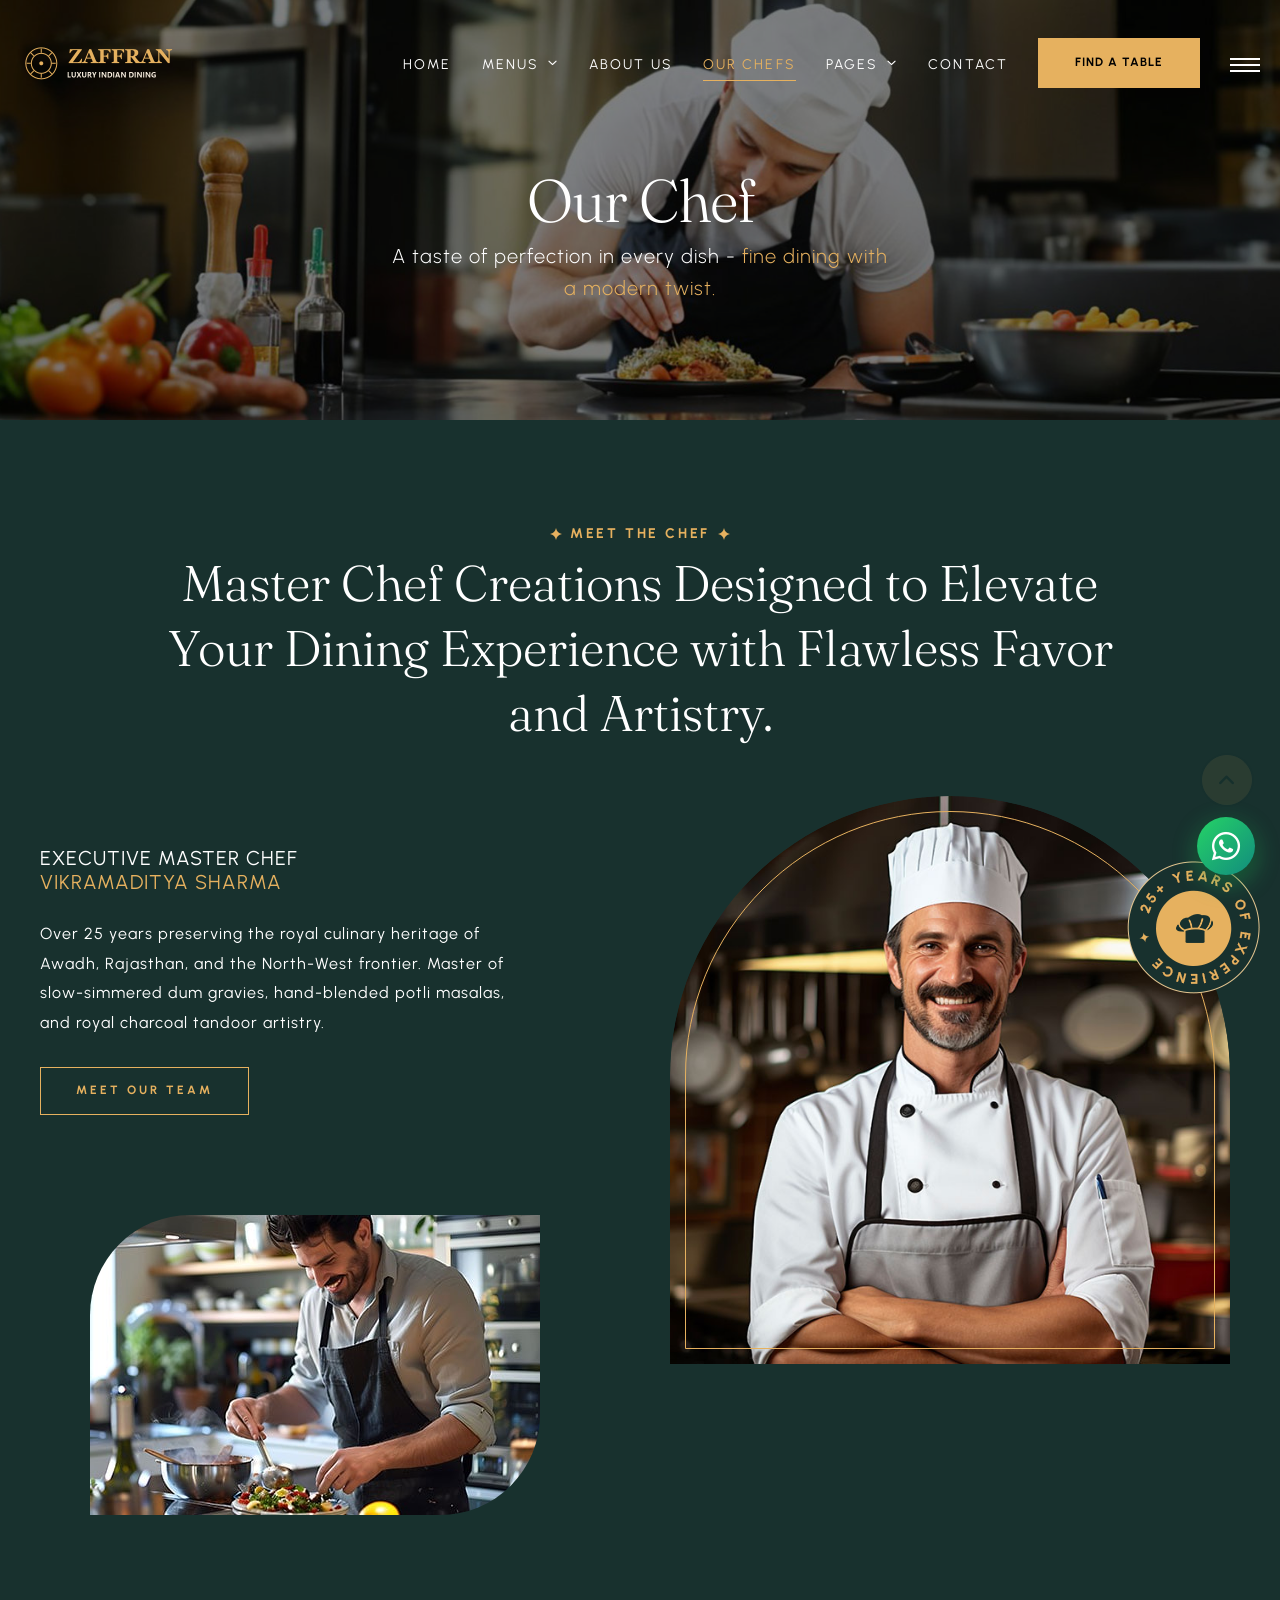
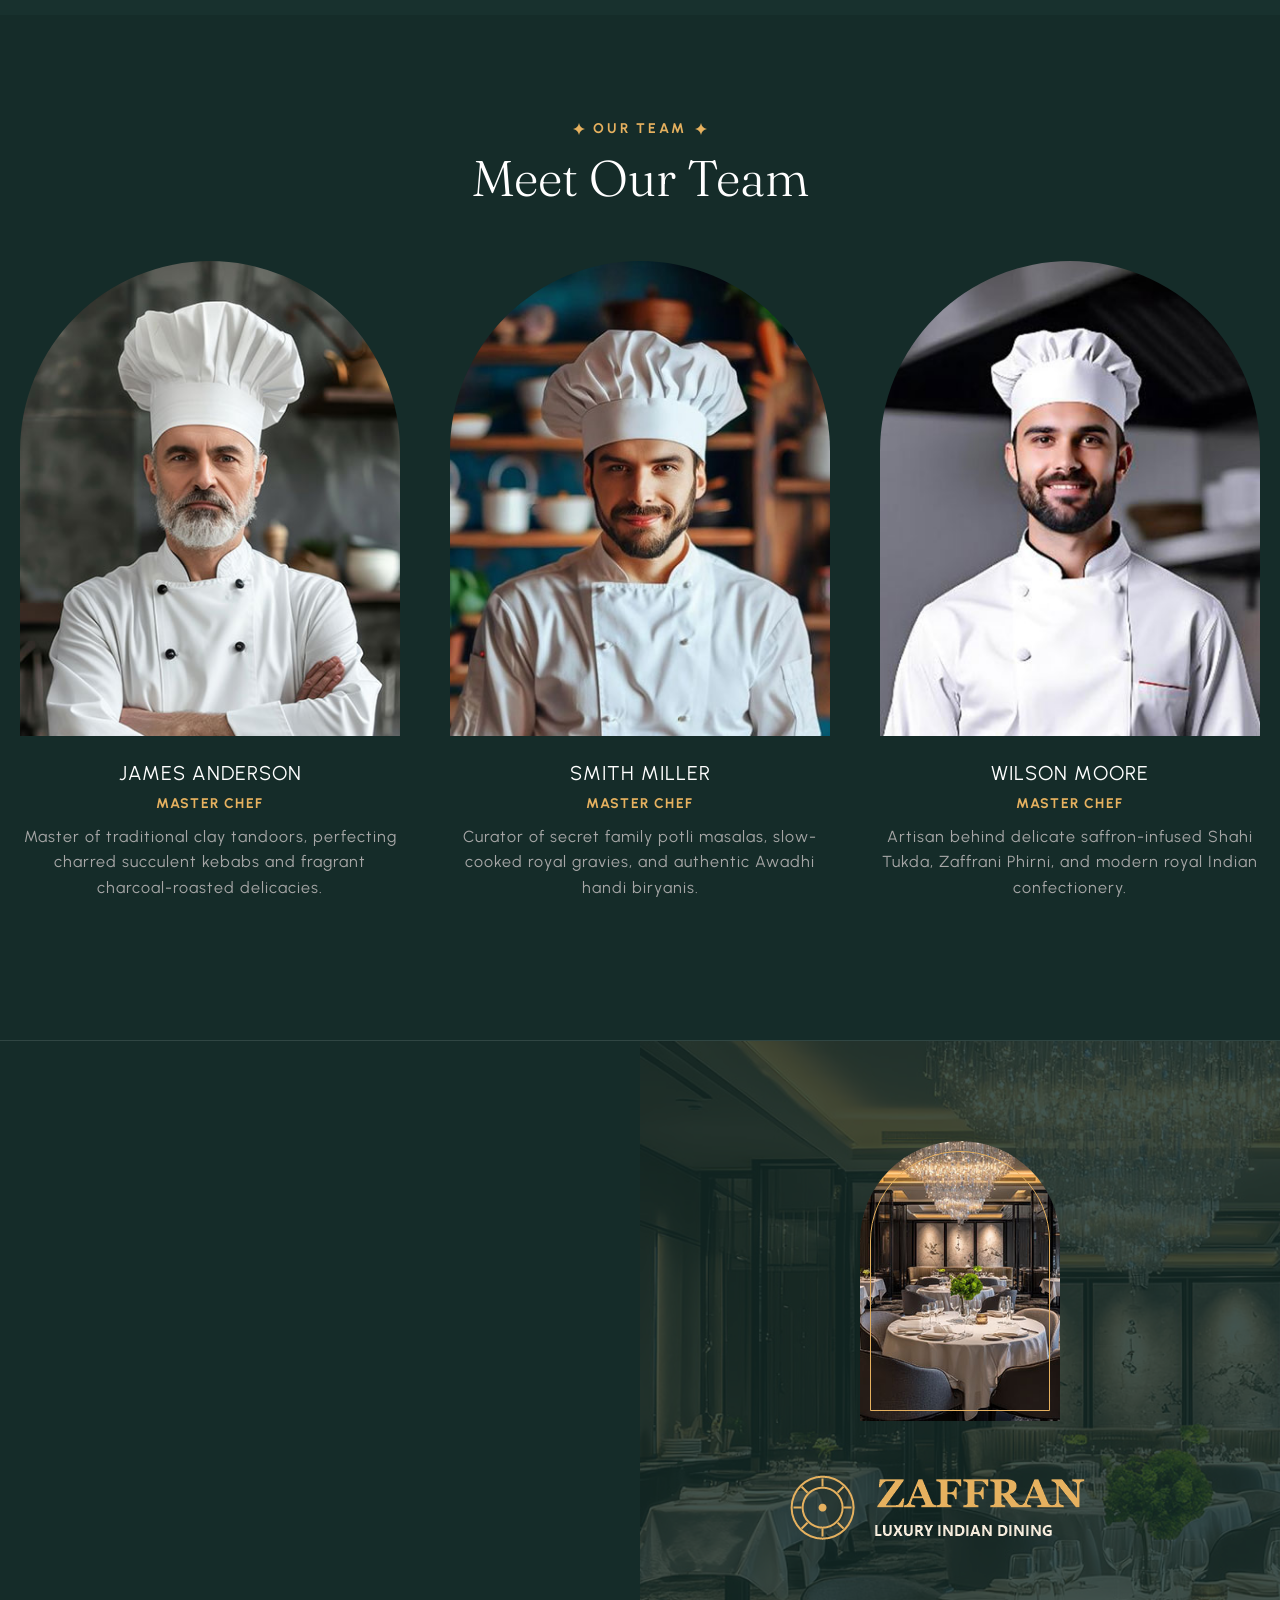
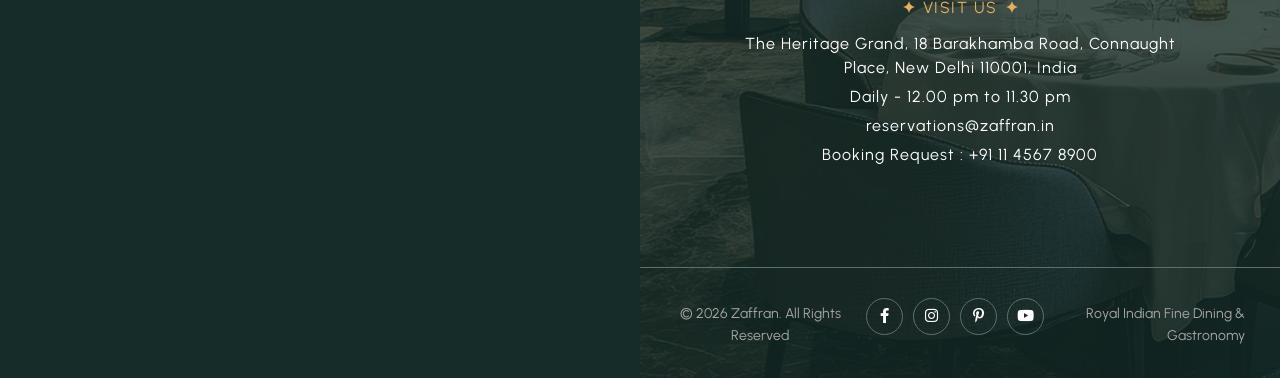
<file: our-chef.html>
<!DOCTYPE html>
<html lang="en">


<head>
<meta charset="utf-8">
<title>Master Chefs & Culinary Team | Zaffran Fine Dining</title>
<!-- Stylesheets -->
<link href="css/bootstrap.css" rel="stylesheet">
<link href="css/style.css" rel="stylesheet">
<link rel="shortcut icon" href="images/favicon.png" type="image/x-icon">
<link rel="icon" href="images/favicon.png" type="image/x-icon">
<!-- Responsive -->
<meta http-equiv="X-UA-Compatible" content="IE=edge">
<meta name="viewport" content="width=device-width, initial-scale=1.0">
<link href="css/responsive.css" rel="stylesheet">
 


<meta name="description" content="Meet the master chefs behind Zaffran’s royal kitchen. Decades of mastery in Awadhi dum gastronomy, charcoal roasting, and Mughlai culinary arts.">
<link rel="canonical" href="https://zaffran.in/our-chef.html">
<!-- Open Graph / Facebook -->
<meta property="og:type" content="website">
<meta property="og:site_name" content="Zaffran | Luxury Indian Fine Dining">
<meta property="og:title" content="Master Chefs & Culinary Team | Zaffran Fine Dining">
<meta property="og:description" content="Meet the master chefs behind Zaffran's royal kitchen. Decades of mastery in Awadhi dum gastronomy, charcoal roasting, and Mughlai culinary arts.">
<meta property="og:image" content="images/resource/restaurant.jpg">
<meta property="og:url" content="https://zaffran.in/our-chef.html">
<!-- Twitter Card -->
<meta name="twitter:card" content="summary_large_image">
<meta name="twitter:title" content="Master Chefs & Culinary Team | Zaffran Fine Dining">
<meta name="twitter:description" content="Meet the master chefs behind Zaffran's royal kitchen. Decades of mastery in Awadhi dum gastronomy, charcoal roasting, and Mughlai culinary arts.">
<meta name="twitter:image" content="images/resource/restaurant.jpg">
</head>

<body>
  <div class="page-wrapper"> 
  
    <!-- Preloader -->
    <div class="loader-wrap">
        <div class="preloader">
            <div class="preloader-close">x</div>
            <div id="handle-preloader" class="handle-preloader">
                <div class="animation-preloader">
                    <div class="spinner"></div>
                    <div class="txt-loading">
                        <span data-text-preloader="Z" class="letters-loading">
                            Z
                        </span>
                        <span data-text-preloader="A" class="letters-loading">
                            A
                        </span>
                        <span data-text-preloader="F" class="letters-loading">
                            F
                        </span>
                        <span data-text-preloader="F" class="letters-loading">
                            F
                        </span>
                        <span data-text-preloader="R" class="letters-loading">
                            R
                        </span>
                        <span data-text-preloader="A" class="letters-loading">
                            A
                        </span>
                        <span data-text-preloader="N" class="letters-loading">
                            N
                        </span>
                    </div>
                </div>  
            </div>
        </div>
    </div>
    <!-- Preloader End -->

    <!-- Main Header-->
    <header class="main-header">
        <div class="header-top">
            <div class="auto-container">
                <div class="inner clearfix">
                    <div class="top-left clearfix">
                        <ul class="top-info clearfix">
                            <li><i class="icon far fa-map-marker-alt"></i> The Heritage Grand, Connaught Place, New Delhi 110001</li>
                            <li><i class="icon far fa-clock"></i> Daily : 12.00 pm to 11.30 pm</li>
                        </ul>
                    </div>
                    <div class="top-right clearfix">
                        <ul class="top-info clearfix">
                            <li><a href="tel:+911145678900"><i class="icon far fa-phone"></i> +91 11 4567 8900</a></li>
                            <li><a href="mailto:reservations@zaffran.in"><i class="icon far fa-envelope"></i> reservations@zaffran.in</a></li>
                        </ul>
                    </div>
                </div>
            </div>
        </div>
        <!-- Header Upper -->
        <div class="header-upper">        
            <div class="auto-container">
                <!-- Main Box -->
                <div class="main-box clearfix">
                    <!--Logo-->
                    <div class="logo-box">
                         <div class="logo"><a href="index.html" title="Zaffran - Luxury Indian Fine Dining"><img src="images/logo.png" alt="image" title="Zaffran - Luxury Indian Fine Dining"></a></div>
                    </div>

                    <div class="nav-box clearfix">
                        <!--Nav Outer-->
                        <div class="nav-outer clearfix">         
                            <nav class="main-menu">
                                <ul class="navigation clearfix">
                                    <li><a href="index.html">Home</a></li>
                                    <li class="dropdown has-mega-menu"><a href="menu-list-1.html">Menus</a>
                                        <ul>
                                            <li>
                                                <div class="mega-menu">
                                                    <div class="menu-inner">
                                                        <div class="auto-container">
                                                            <div class="row clearfix">
                                                                <div class="menu-block col-lg-3 col-md-6 col-sm-6">
                                                                    <div class="image"><a href="menu-list-1.html"><img loading="lazy" src="images/resource/menu-1-thumb.jpg" alt="image"></a></div>
                                                                    <div class="title"><a href="menu-list-1.html">Starters & Kebabs</a></div>
                                                                </div>
                                                                <div class="menu-block col-lg-3 col-md-6 col-sm-6">
                                                                    <div class="image"><a href="menu-list-2.html"><img loading="lazy" src="images/resource/menu-2-thumb.jpg" alt="image"></a></div>
                                                                    <div class="title"><a href="menu-list-2.html">Royal Main Course</a></div>
                                                                </div>
                                                                <div class="menu-block col-lg-3 col-md-6 col-sm-6">
                                                                    <div class="image"><a href="menu-list-3.html"><img loading="lazy" src="images/resource/menu-3-thumb.jpg" alt="image"></a></div>
                                                                    <div class="title"><a href="menu-list-3.html">Gourmet Desserts</a></div>
                                                                </div>
                                                                <div class="menu-block col-lg-3 col-md-6 col-sm-6">
                                                                    <div class="image"><a href="menu-list-4.html"><img loading="lazy" src="images/resource/menu-4-thumb.jpg" alt="image"></a></div>
                                                                    <div class="title"><a href="menu-list-4.html">Beverages & Wine</a></div>
                                                                </div>
                                                            </div>
                                                        </div>
                                                    </div>
                                                </div>
                                            </li>
                                        </ul>
                                    </li>
                                    <li><a href="about.html">About Us</a></li>
                                    <li class="current"><a href="our-chef.html">Our chefs</a></li>
                                    <li class="dropdown"><a href="#">Pages</a>
                                        <ul>
                                            <li><a href="gallery-masonry.html">Photo Gallery</a></li>
                                            <li><a href="book-table.html">Table Reservation</a></li>
                                            <li><a href="book-table-option2.html">Private Dining</a></li>
                                            <li><a href="testimonial.html">Guest Reviews</a></li>
                                            <li><a href="blog-list.html">Culinary Chronicles</a></li>
                                        </ul>
                                    </li>
                                    <li><a href="contact-us.html">Contact</a></li>
                                </ul>
                            </nav>
                            <!-- Main Menu End-->
                        </div>
                        <!--Nav Outer End-->

                        <div class="links-box clearfix">
                            <div class="link link-btn">
                                <a href="book-table.html" class="theme-btn btn-style-one clearfix">
                                    <span class="btn-wrap">
                                        <span class="text-one">find a table</span>
                                        <span class="text-two">find a table</span>
                                    </span>
                                </a>
                            </div>
                            <div class="link info-toggler">
                                <button class="info-btn">
                                    <span class="hamburger">
                                        <span class="top-bun"></span>
                                        <span class="meat"></span>
                                        <span class="bottom-bun"></span>
                                    </span>
                                </button>
                            </div>
                        </div>

                        <!-- Hidden Nav Toggler -->
                        <div class="nav-toggler">
                            <button class="hidden-bar-opener">
                                <span class="hamburger">
                                    <span class="top-bun"></span>
                                    <span class="meat"></span>
                                    <span class="bottom-bun"></span>
                                </span>
                            </button>
                        </div>

                    </div>

                </div>
            </div>
        </div>
    </header>
    <!--End Main Header -->

    <!--Menu Backdrop-->
    <div class="menu-backdrop"></div>

    <!-- Hidden Navigation Bar -->
    <section class="hidden-bar">
        <!-- Hidden Bar Wrapper -->
        <div class="inner-box">
            <div class="cross-icon hidden-bar-closer"><span class="far fa-close"></span></div>
            <div class="logo-box"><a href="index.html" title="Zaffran - Luxury Indian Fine Dining"><img src="images/resource/sidebar-logo.png" alt="image" title="Zaffran - Luxury Indian Fine Dining"></a></div>
            
            <!-- .Side-menu -->
            <div class="side-menu">
                 <ul class="navigation clearfix">
                    <li><a href="index.html">Home</a></li>
                    <li class="dropdown"><a href="menu-list-1.html">Menus</a>
                        <ul>
                            <li><a href="menu-list-1.html">Starters & Kebabs</a></li>
                            <li><a href="menu-list-2.html">Royal Main Course</a></li>
                            <li><a href="menu-list-3.html">Gourmet Desserts</a></li>
                            <li><a href="menu-list-4.html">Beverages & Wine</a></li>
                        </ul>
                    </li>
                    <li><a href="about.html">About Us</a></li>
                    <li class="current" ><a href="our-chef.html">Our chefs</a></li>
                    <li class="dropdown"><a href="#">Pages</a>
                                        <ul>
                                            <li><a href="gallery-masonry.html">Photo Gallery</a></li>
                                            <li><a href="book-table.html">Table Reservation</a></li>
                                            <li><a href="book-table-option2.html">Private Dining</a></li>
                                            <li><a href="testimonial.html">Guest Reviews</a></li>
                                            <li><a href="blog-list.html">Culinary Chronicles</a></li>
                                        </ul>
                                    </li>
                    <li><a href="contact-us.html">Contact</a></li>
                </ul>
            </div><!-- /.Side-menu -->
        
        </div><!-- / Hidden Bar Wrapper -->
    </section>
    <!-- / Hidden Bar -->

    <!--Info Back Drop-->
    <div class="info-back-drop"></div>
    
    <!-- Hidden Bar -->
    <section class="info-bar">
        <div class="inner-box">
            <div class="cross-icon"><span class="far fa-close"></span></div>
            <div class="image-box"><img loading="lazy" src="images/resource/sidebar-image.jpg" alt="image" title=""></div>
            <div class="logo-box"><a href="index.html" title="Zaffran - Luxury Indian Fine Dining"><img src="images/resource/sidebar-logo.png" alt="image" title="Zaffran - Luxury Indian Fine Dining"></a></div>

            <h5>Visit Us</h5>
            <ul class="info">
                <li>The Heritage Grand, 18 Barakhamba Road,<br>Connaught Place, New Delhi 110001, India</li>
                <li> <span class="ib-ttl"> Lunch Time </span>- 12.00 pm – 3:30 pm </li>
                <li><span class="ib-ttl"> Dinner Time</span> - 07.00 pm – 11:30 pm</li>
                <li><a href="mailto:reservations@zaffran.in">reservations@zaffran.in</a></li>
            </ul>
            <div class="booking-info">
                <div class="bk-no"><a href="tel:+911145678900">Booking: +91 11 4567 8900</a></div>
            </div>
        </div>
    </section>
    <!--End Hidden Bar -->

    <!-- Inner Banner Section -->
    <section class="inner-banner">
        <div class="image-layer" style="background-image: url(images/background/banner-image-5.jpg);"></div>
        <div class="auto-container">
            <div class="inner">
                <h1>Our Chef</h1>
                <div class="sub_text"> <p> A taste of perfection in every dish - <span class="primary-color"> fine dining with a modern twist.</span></p> </div>
            </div>
        </div>
    </section>
    <!--End Banner Section -->

    <!--Chef Section-->
    <section class="chef-section section-kt">
        <div class="auto-container">
            <div class="row clearfix">
                <div class="title-box centered">
                    <div class="subtitle"><span>meet the chef</span></div>
                    <h2>Master Chef Creations Designed to 
Elevate Your Dining Experience with Flawless Favor and Artistry.</h2>
                </div>
                <!--Col-->
                <div class="content-col col-xl-6 col-lg-6 col-md-12 col-sm-12">
                    <div class="inner clearfix wow fadeInRight" data-wow-duration="1500ms" data-wow-delay="0ms">
                        <div class="content-box">
                            <div class="title-box">
                                <h5>Executive Master Chef <br> <span class="theme_color"> Vikramaditya Sharma </span></h5>
                        <div class="text">Over 25 years preserving the royal culinary heritage of Awadh, Rajasthan, and the North-West frontier. Master of slow-simmered dum gravies, hand-blended potli masalas, and royal charcoal tandoor artistry.</div>
                            </div>
                            <div class="link-box">
                            <a href="about.html" class="theme-btn btn-style-two clearfix">
                                <span class="btn-wrap">
                                    <span class="text-one">meet our team</span>
                                    <span class="text-two">meet our team</span>
                                </span>
                            </a>
                            </div>

                            <div class="side-image parallax-scene-2 wow fadeInLeft" data-wow-duration="1500ms" data-wow-delay="0ms">
                                <div class="image" data-depth="0.15"><img loading="lazy" src="images/resource/mainchef-side.jpg" alt="image"></div>
                            </div>

                        </div>
                    </div>
                </div>

                <!--Col-->
                <div class="image-col col-xl-6 col-lg-6 col-md-12 col-sm-12">
                    <div class="inner parallax-scene-1 wow fadeInLeft" data-wow-duration="1500ms" data-wow-delay="0ms">
                        <div class="image" data-depth="0.15"><img loading="lazy" src="images/resource/mainchef.jpg" alt="image"></div>
                    </div>
                    <div class="round-stamp-2">
                        <img loading="lazy" data-depth="0.50" class="stamp_icon" src="images/resource/chefcap.png" alt="image">
                    </div>
                </div>
                

            </div>
        </div>
    </section>


    <!--Team Section-->
    <section class="team-section section-kt">
        <div class="auto-container">
            <div class="title-box centered">
                <div class="subtitle"><span>our team</span></div>
                <h2>Meet Our Team</h2>
            </div>
            <div class="row justify-content-center clearfix">
                <!--Block-->
                <div class="team-block col-lg-4 col-md-6 col-sm-6 col-xs-12">
                    <div class="inner-box wow fadeInUp" data-wow-duration="1500ms" data-wow-delay="0ms">
                        <div class="image">
                            <img loading="lazy" src="images/resource/team-1.jpg" alt="image">
                            <div class="overlay-box">
                                <div class="overlay-inner">
                                    <!-- Social Box -->
                                    <ul class="social-box">
                                        <li><a href="https://www.facebook.com/" class="fab fa-facebook-f"></a></li>
                                        <li><a href="https://www.twitter.com/" class="fab fa-twitter"></a></li>
                                        <li><a href="https://dribbble.com/" class="fab fa-dribbble"></a></li>
                                        <li><a href="https://www.linkedin.com/" class="fab fa-linkedin"></a></li>
                                    </ul>
                                </div>
                            </div>
                        </div>
                        <h5><a href="menu-list-1.html">James Anderson</a></h5>
                        <div class="designation">Master chef</div>
                        <div class="text desc">Master of traditional clay tandoors, perfecting charred succulent kebabs and fragrant charcoal-roasted delicacies.</div>
                    </div>
                </div>

                <!--Block-->
                <div class="team-block col-lg-4 col-md-6 col-sm-6 col-xs-12">
                    <div class="inner-box wow fadeInUp" data-wow-duration="1500ms" data-wow-delay="300ms">
                        <div class="image">
                            <img loading="lazy" src="images/resource/team-2.jpg" alt="image">
                            <div class="overlay-box">
                                <div class="overlay-inner">
                                    <!-- Social Box -->
                                    <ul class="social-box">
                                        <li><a href="https://www.facebook.com/" class="fab fa-facebook-f"></a></li>
                                        <li><a href="https://www.twitter.com/" class="fab fa-twitter"></a></li>
                                        <li><a href="https://dribbble.com/" class="fab fa-dribbble"></a></li>
                                        <li><a href="https://www.linkedin.com/" class="fab fa-linkedin"></a></li>
                                    </ul>
                                </div>
                            </div>
                        </div>
                        <h5><a href="menu-list-1.html">Smith Miller</a></h5>
                        <div class="designation">Master chef</div>
                        <div class="text desc">Curator of secret family potli masalas, slow-cooked royal gravies, and authentic Awadhi handi biryanis.</div>
                    </div>
                </div>

                <!--Block-->
                <div class="team-block col-lg-4 col-md-6 col-sm-6 col-xs-12">
                    <div class="inner-box wow fadeInUp" data-wow-duration="1500ms" data-wow-delay="600ms">
                        <div class="image">
                            <img loading="lazy" src="images/resource/team-3.jpg" alt="image">
                            <div class="overlay-box">
                                <div class="overlay-inner">
                                    <!-- Social Box -->
                                    <ul class="social-box">
                                        <li><a href="https://www.facebook.com/" class="fab fa-facebook-f"></a></li>
                                        <li><a href="https://www.twitter.com/" class="fab fa-twitter"></a></li>
                                        <li><a href="https://dribbble.com/" class="fab fa-dribbble"></a></li>
                                        <li><a href="https://www.linkedin.com/" class="fab fa-linkedin"></a></li>
                                    </ul>
                                </div>
                            </div>
                        </div>
                        <h5><a href="menu-list-1.html">Wilson Moore</a></h5>
                        <div class="designation">Master chef</div>
                        <div class="text desc">Artisan behind delicate saffron-infused Shahi Tukda, Zaffrani Phirni, and modern royal Indian confectionery.</div>
                    </div>
                </div>

            </div>
        </div>
    </section>

    <!--Main Footer-->
    <footer class="main-footer">
        <div class="upper-section">
            <div class="fluid-section">
                <div class="row clearfix">
                    <!--Footer Col-->
                    <div class="footer-col footer-map-col col-lg-6 col-md-12 col-sm-12 px-0">
                        <div class="footer-map">
                            <iframe src="https://www.google.com/maps/embed?pb=!1m18!1m12!1m3!1d14008.114878235275!2d77.214472!3d28.632832!2m3!1f0!2f0!3f0!3m2!1i1024!2i768!4f13.1!3m3!1m2!1s0x390cfd37b027d109%3A0x10172778580e8122!2sConnaught%20Place%2C%20New%20Delhi%2C%20Delhi%20110001!5e0!3m2!1sen!2sin!4v1700000000000!5m2!1sen!2sin" width="100%" height="500" style="border:0;" allowfullscreen="" loading="lazy" referrerpolicy="no-referrer-when-downgrade"></iframe>
                        </div>
                    </div>
                    <!--Footer Col-->
                    <div class="footer-col info-col col-lg-6 col-md-12 col-sm-12 px-0">
                        <div class="inner wow fadeInUp" data-wow-delay="0ms" data-wow-duration="1500ms">
                            <div class="content">
                                <div class="footer-image">
                                    <img loading="lazy" src="images/resource/footer-img-1.jpg" alt="image">
                                </div>
                                <div class="logo"><a href="index.html" title="Zaffran - Luxury Indian Fine Dining"><img src="images/logo.png" alt="image" title="Zaffran - Luxury Indian Fine Dining"></a></div>
                                <div class="info">
                                    <h6>visit us </h6>
                                    <ul>
                                        <li>The Heritage Grand, 18 Barakhamba Road, Connaught Place, New Delhi 110001, India</li>
                                        <li>Daily - 12.00 pm to 11.30 pm</li>
                                        <li><a href="mailto:reservations@zaffran.in">reservations@zaffran.in</a></li>
                                        <li><a href="tel:+911145678900">Booking Request : +91 11 4567 8900</a></li>
                                        
                                    </ul>
                                </div>
                            </div>

                            <!-- last footer -->
                            <div class="bottom_footer">
                            <!-- container start -->
                              <div class="auto-container">
                                <!-- row start -->
                                <div class="row clearfix">
                                  <div class="col-lg-4 col-md-4 col-sm-12">
                                      <p>© 2026 Zaffran. All Rights Reserved</p>
                                  </div>

                                  <div class="col-lg-4 col-md-4 col-sm-12">
                                    <ul class="social_media">
                                      <li><a href="https://facebook.com" target="_blank" rel="noopener noreferrer" aria-label="Facebook page"><i class="fa-brands fa-facebook-f"></i></a></li>
                                      <li><a href="https://instagram.com" target="_blank" rel="noopener noreferrer" aria-label="Instagram page"><i class="fa-brands fa-instagram"></i></a></li>
                                      <li><a href="https://pinterest.com" target="_blank" rel="noopener noreferrer" aria-label="Pinterest page"><i class="fa-brands fa-pinterest-p"></i></a></li>
                                      <li><a href="https://youtube.com" target="_blank" rel="noopener noreferrer" aria-label="YouTube channel"><i class="fa-brands fa-youtube"></i></a></li>
                                    </ul>
                                  </div>

                                  <div class="col-lg-4 col-md-4 col-sm-12">
                                      <p class="developer_text">Royal Indian Fine Dining & Gastronomy</p>
                                  </div>
                                </div>
                              <!-- row end -->
                              </div>
                              <!-- container end -->
                            </div>

                        </div>
                    </div>
                    
                </div>
            </div>
        </div>
    </footer>

</div>
<!--End pagewrapper--> 

<!-- Floating WhatsApp Concierge Button -->
<a href="https://wa.me/919810123456?text=Greetings%20Zaffran%20Concierge%2C%20I%20would%20like%20to%20inquire%20about%20a%20table%20reservation." class="floating-whatsapp" target="_blank" rel="noopener noreferrer" aria-label="Chat with Zaffran Concierge on WhatsApp" title="Chat with Zaffran Concierge on WhatsApp">
    <i class="fa-brands fa-whatsapp"></i>
    <span class="whatsapp-tooltip">Chat with Concierge</span>
</a>

<!--Scroll to top-->
<div class="scroll-to-top scroll-to-target" data-target="html"><span class="icon fa fa-angle-up"></span></div>
<!--[if lt IE 9]><script src="https://cdnjs.cloudflare.com/ajax/libs/html5shiv/3.7.3/html5shiv.js"></script><![endif]-->

<script src="js/jquery.js"></script>
<script src="js/popper.min.js"></script>
<script src="js/bootstrap.min.js"></script>
<script src="js/jquery-ui.js"></script>
<script src="js/jquery.fancybox.js"></script>
<script src="js/swiper.js"></script>
<script src="js/owl.js"></script>
<script src="js/appear.js"></script>
<script src="js/wow.js"></script>
<script src="js/parallax.min.js"></script>
<script src="js/custom-script.js"></script>
</body>


</html>
</file>
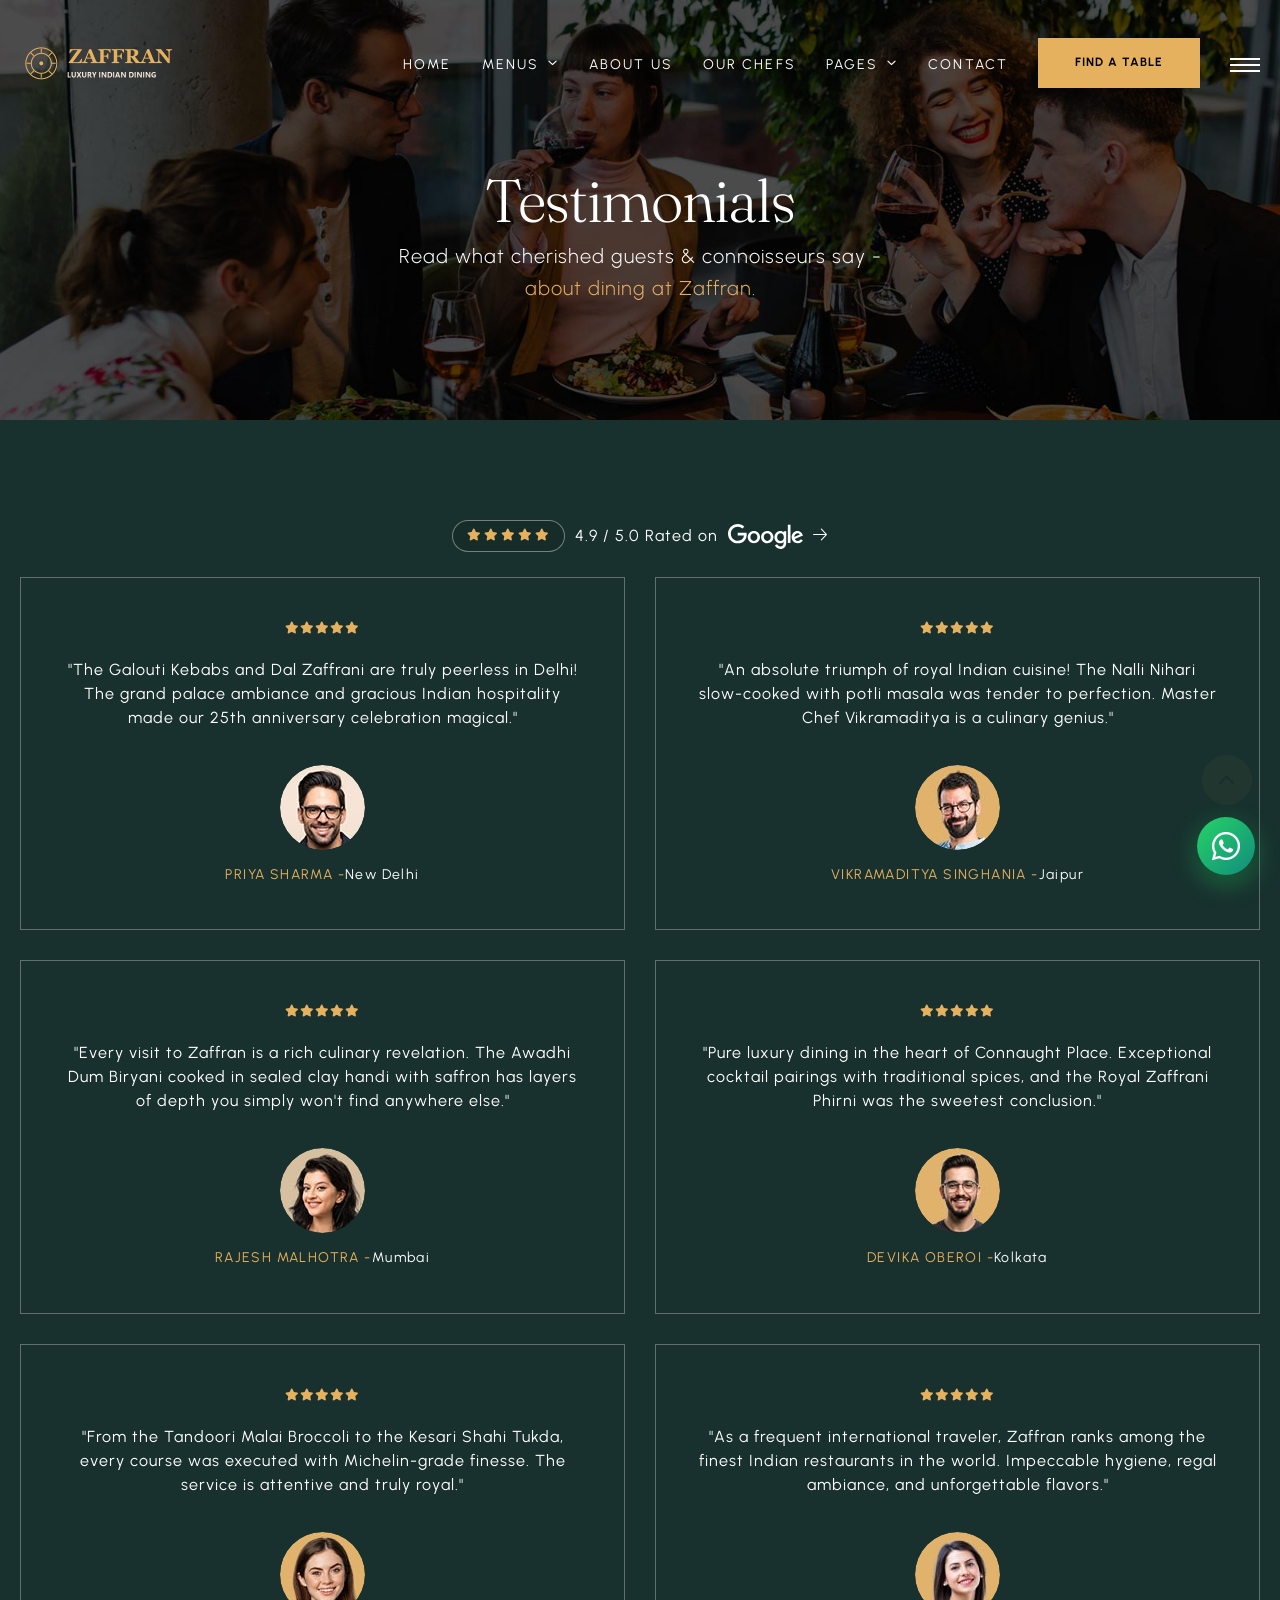
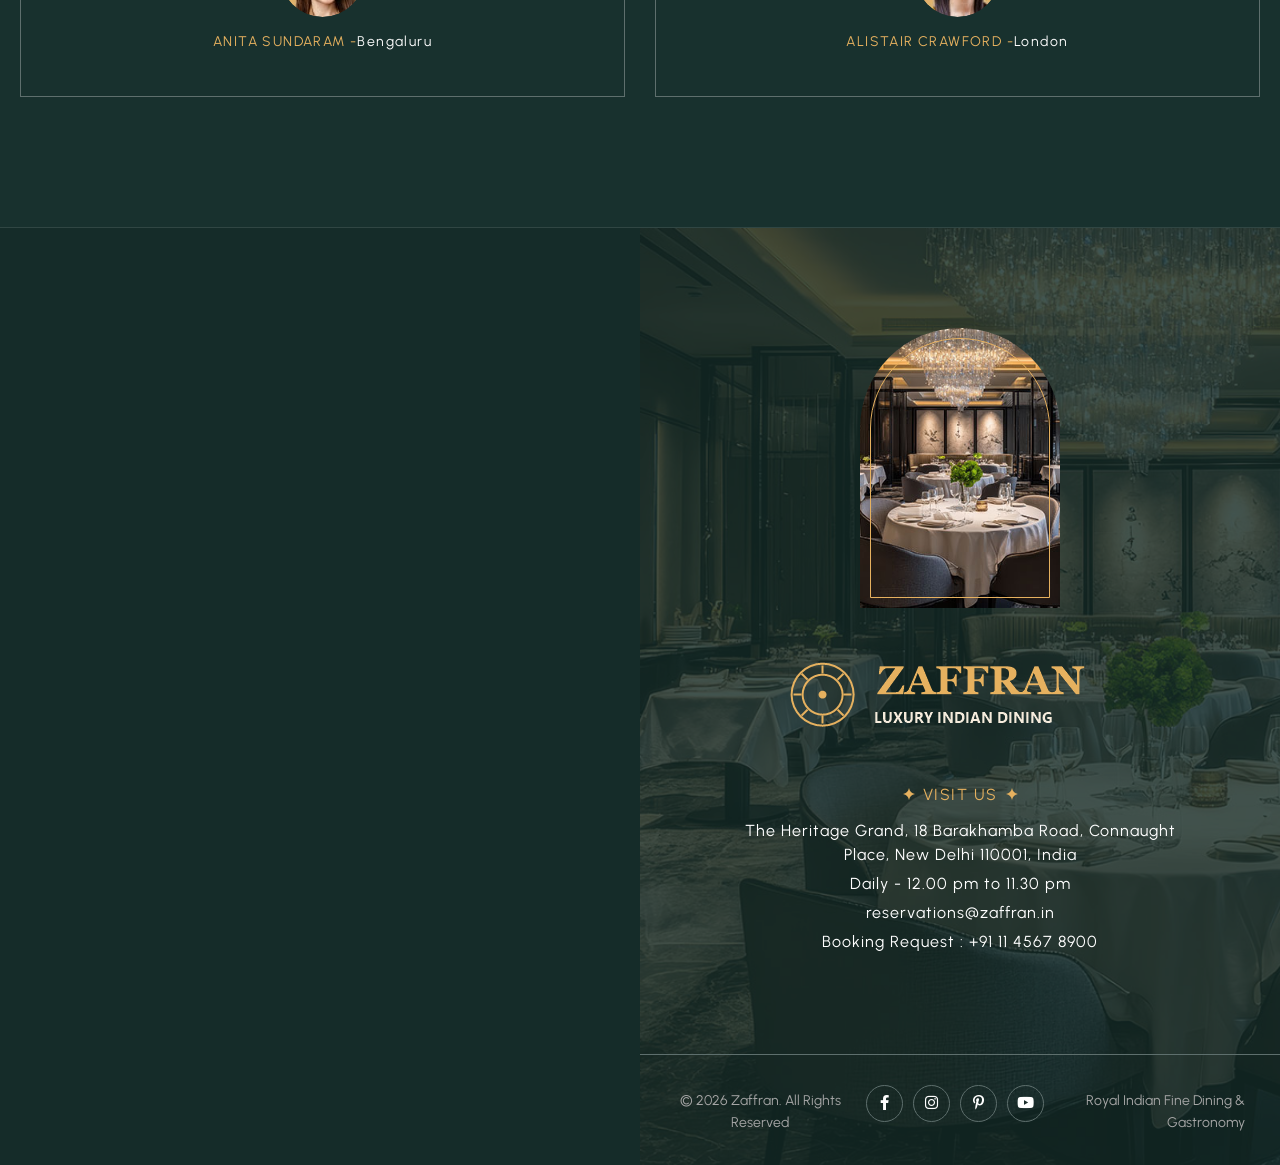
<file: testimonial.html>
<!DOCTYPE html>
<html lang="en">


<head>
<meta charset="utf-8">
<title>Guest Reviews & Accolades | Zaffran Luxury Dining</title>
<!-- Stylesheets -->
<link href="css/bootstrap.css" rel="stylesheet">
<link href="css/style.css" rel="stylesheet">
<link rel="shortcut icon" href="images/favicon.png" type="image/x-icon">
<link rel="icon" href="images/favicon.png" type="image/x-icon">
<!-- Responsive -->
<meta http-equiv="X-UA-Compatible" content="IE=edge">
<meta name="viewport" content="width=device-width, initial-scale=1.0">
<link href="css/responsive.css" rel="stylesheet">
 


<meta name="description" content="Read guest reviews and accolades for Zaffran Luxury Fine Dining. Celebrated by connoisseurs and food critics for regal hospitality and authenticity.">
<link rel="canonical" href="https://zaffran.in/testimonial.html">
<!-- Open Graph / Facebook -->
<meta property="og:type" content="website">
<meta property="og:site_name" content="Zaffran | Luxury Indian Fine Dining">
<meta property="og:title" content="Guest Reviews & Accolades | Zaffran Luxury Dining">
<meta property="og:description" content="Read guest reviews and accolades for Zaffran Luxury Fine Dining. Celebrated by connoisseurs and food critics for regal hospitality and authenticity.">
<meta property="og:image" content="images/resource/restaurant.jpg">
<meta property="og:url" content="https://zaffran.in/testimonial.html">
<!-- Twitter Card -->
<meta name="twitter:card" content="summary_large_image">
<meta name="twitter:title" content="Guest Reviews & Accolades | Zaffran Luxury Dining">
<meta name="twitter:description" content="Read guest reviews and accolades for Zaffran Luxury Fine Dining. Celebrated by connoisseurs and food critics for regal hospitality and authenticity.">
<meta name="twitter:image" content="images/resource/restaurant.jpg">
</head>

<body>
  <div class="page-wrapper"> 
  
    <!-- Preloader -->
    <div class="loader-wrap">
        <div class="preloader">
            <div class="preloader-close">x</div>
            <div id="handle-preloader" class="handle-preloader">
                <div class="animation-preloader">
                    <div class="spinner"></div>
                    <div class="txt-loading">
                        <span data-text-preloader="Z" class="letters-loading">
                            Z
                        </span>
                        <span data-text-preloader="A" class="letters-loading">
                            A
                        </span>
                        <span data-text-preloader="F" class="letters-loading">
                            F
                        </span>
                        <span data-text-preloader="F" class="letters-loading">
                            F
                        </span>
                        <span data-text-preloader="R" class="letters-loading">
                            R
                        </span>
                        <span data-text-preloader="A" class="letters-loading">
                            A
                        </span>
                        <span data-text-preloader="N" class="letters-loading">
                            N
                        </span>
                    </div>
                </div>  
            </div>
        </div>
    </div>
    <!-- Preloader End -->

    <!-- Main Header-->
    <header class="main-header">
        <div class="header-top">
            <div class="auto-container">
                <div class="inner clearfix">
                    <div class="top-left clearfix">
                        <ul class="top-info clearfix">
                            <li><i class="icon far fa-map-marker-alt"></i> The Heritage Grand, Connaught Place, New Delhi 110001</li>
                            <li><i class="icon far fa-clock"></i> Daily : 12.00 pm to 11.30 pm</li>
                        </ul>
                    </div>
                    <div class="top-right clearfix">
                        <ul class="top-info clearfix">
                            <li><a href="tel:+911145678900"><i class="icon far fa-phone"></i> +91 11 4567 8900</a></li>
                            <li><a href="mailto:reservations@zaffran.in"><i class="icon far fa-envelope"></i> reservations@zaffran.in</a></li>
                        </ul>
                    </div>
                </div>
            </div>
        </div>
        <!-- Header Upper -->
        <div class="header-upper">        
            <div class="auto-container">
                <!-- Main Box -->
                <div class="main-box clearfix">
                    <!--Logo-->
                    <div class="logo-box">
                         <div class="logo"><a href="index.html" title="Zaffran - Luxury Indian Fine Dining"><img src="images/logo.png" alt="image" title="Zaffran - Luxury Indian Fine Dining"></a></div>
                    </div>

                    <div class="nav-box clearfix">
                        <!--Nav Outer-->
                        <div class="nav-outer clearfix">         
                            <nav class="main-menu">
                                <ul class="navigation clearfix">
                                    <li><a href="index.html">Home</a></li>
                                    <li class="dropdown has-mega-menu"><a href="menu-list-1.html">Menus</a>
                                        <ul>
                                            <li>
                                                <div class="mega-menu">
                                                    <div class="menu-inner">
                                                        <div class="auto-container">
                                                            <div class="row clearfix">
                                                                <div class="menu-block col-lg-3 col-md-6 col-sm-6">
                                                                    <div class="image"><a href="menu-list-1.html"><img loading="lazy" src="images/resource/menu-1-thumb.jpg" alt="image"></a></div>
                                                                    <div class="title"><a href="menu-list-1.html">Starters & Kebabs</a></div>
                                                                </div>
                                                                <div class="menu-block col-lg-3 col-md-6 col-sm-6">
                                                                    <div class="image"><a href="menu-list-2.html"><img loading="lazy" src="images/resource/menu-2-thumb.jpg" alt="image"></a></div>
                                                                    <div class="title"><a href="menu-list-2.html">Royal Main Course</a></div>
                                                                </div>
                                                                <div class="menu-block col-lg-3 col-md-6 col-sm-6">
                                                                    <div class="image"><a href="menu-list-3.html"><img loading="lazy" src="images/resource/menu-3-thumb.jpg" alt="image"></a></div>
                                                                    <div class="title"><a href="menu-list-3.html">Gourmet Desserts</a></div>
                                                                </div>
                                                                <div class="menu-block col-lg-3 col-md-6 col-sm-6">
                                                                    <div class="image"><a href="menu-list-4.html"><img loading="lazy" src="images/resource/menu-4-thumb.jpg" alt="image"></a></div>
                                                                    <div class="title"><a href="menu-list-4.html">Beverages & Wine</a></div>
                                                                </div>
                                                            </div>
                                                        </div>
                                                    </div>
                                                </div>
                                            </li>
                                        </ul>
                                    </li>
                                    <li><a href="about.html">About Us</a></li>
                                    <li><a href="our-chef.html">Our chefs</a></li>
                                    <li class="dropdown"><a href="#">Pages</a>
                                        <ul>
                                            <li><a href="gallery-masonry.html">Photo Gallery</a></li>
                                            <li><a href="book-table.html">Table Reservation</a></li>
                                            <li><a href="book-table-option2.html">Private Dining</a></li>
                                            <li><a href="testimonial.html">Guest Reviews</a></li>
                                            <li><a href="blog-list.html">Culinary Chronicles</a></li>
                                        </ul>
                                    </li>
                                    <li><a href="contact-us.html">Contact</a></li>
                                </ul>
                            </nav>
                            <!-- Main Menu End-->
                        </div>
                        <!--Nav Outer End-->

                        <div class="links-box clearfix">
                            <div class="link link-btn">
                                <a href="book-table.html" class="theme-btn btn-style-one clearfix">
                                    <span class="btn-wrap">
                                        <span class="text-one">find a table</span>
                                        <span class="text-two">find a table</span>
                                    </span>
                                </a>
                            </div>
                            <div class="link info-toggler">
                                <button class="info-btn">
                                    <span class="hamburger">
                                        <span class="top-bun"></span>
                                        <span class="meat"></span>
                                        <span class="bottom-bun"></span>
                                    </span>
                                </button>
                            </div>
                        </div>

                        <!-- Hidden Nav Toggler -->
                        <div class="nav-toggler">
                            <button class="hidden-bar-opener">
                                <span class="hamburger">
                                    <span class="top-bun"></span>
                                    <span class="meat"></span>
                                    <span class="bottom-bun"></span>
                                </span>
                            </button>
                        </div>

                    </div>

                </div>
            </div>
        </div>
    </header>
    <!--End Main Header -->

    <!--Menu Backdrop-->
    <div class="menu-backdrop"></div>

    <!-- Hidden Navigation Bar -->
    <section class="hidden-bar">
        <!-- Hidden Bar Wrapper -->
        <div class="inner-box">
            <div class="cross-icon hidden-bar-closer"><span class="far fa-close"></span></div>
            <div class="logo-box"><a href="index.html" title="Zaffran - Luxury Indian Fine Dining"><img src="images/resource/sidebar-logo.png" alt="image" title="Zaffran - Luxury Indian Fine Dining"></a></div>
            
            <!-- .Side-menu -->
            <div class="side-menu">
                 <ul class="navigation clearfix">
                    <li><a href="index.html">Home</a></li>
                    <li class="dropdown"><a href="menu-list-1.html">Menus</a>
                        <ul>
                            <li><a href="menu-list-1.html">Starters & Kebabs</a></li>
                            <li><a href="menu-list-2.html">Royal Main Course</a></li>
                            <li><a href="menu-list-3.html">Gourmet Desserts</a></li>
                            <li><a href="menu-list-4.html">Beverages & Wine</a></li>
                        </ul>
                    </li>
                    <li><a href="about.html">About Us</a></li>
                    <li ><a href="our-chef.html">Our chefs</a></li>
                    <li class="dropdown"><a href="#">Pages</a>
                                        <ul>
                                            <li><a href="gallery-masonry.html">Photo Gallery</a></li>
                                            <li><a href="book-table.html">Table Reservation</a></li>
                                            <li><a href="book-table-option2.html">Private Dining</a></li>
                                            <li><a href="testimonial.html">Guest Reviews</a></li>
                                            <li><a href="blog-list.html">Culinary Chronicles</a></li>
                                        </ul>
                                    </li>
                    <li><a href="contact-us.html">Contact</a></li>
                </ul>
            </div><!-- /.Side-menu -->
        
        </div><!-- / Hidden Bar Wrapper -->
    </section>
    <!-- / Hidden Bar -->

    <!--Info Back Drop-->
    <div class="info-back-drop"></div>
    
    <!-- Hidden Bar -->
    <section class="info-bar">
        <div class="inner-box">
            <div class="cross-icon"><span class="far fa-close"></span></div>
            <div class="image-box"><img loading="lazy" src="images/resource/sidebar-image.jpg" alt="image" title=""></div>
            <div class="logo-box"><a href="index.html" title="Zaffran - Luxury Indian Fine Dining"><img src="images/resource/sidebar-logo.png" alt="image" title="Zaffran - Luxury Indian Fine Dining"></a></div>

            <h5>Visit Us</h5>
            <ul class="info">
                <li>The Heritage Grand, 18 Barakhamba Road,<br>Connaught Place, New Delhi 110001, India</li>
                <li> <span class="ib-ttl"> Lunch Time </span>- 12.00 pm – 3:30 pm </li>
                <li><span class="ib-ttl"> Dinner Time</span> - 07.00 pm – 11:30 pm</li>
                <li><a href="mailto:reservations@zaffran.in">reservations@zaffran.in</a></li>
            </ul>
            <div class="booking-info">
                <div class="bk-no"><a href="tel:+911145678900">Booking: +91 11 4567 8900</a></div>
            </div>
        </div>
    </section>
    <!--End Hidden Bar -->

    <!-- Inner Banner Section -->
    <section class="inner-banner">
        <div class="image-layer" style="background-image: url(images/background/banner-image-6.jpg);"></div>
        <div class="auto-container">
            <div class="inner">
                <h1>Testimonials</h1>
                <div class="sub_text"> <p>Read what cherished guests & connoisseurs say - <span class="primary-color">about dining at Zaffran.</span></p> </div>
            </div>
        </div>
    </section>
    <!--End Banner Section -->

    <!--Testimonials Section-->
    <section class="testimonials-masonry section-kt">
        <div class="auto-container">
            
            <div class="google_rating">
                <div class="star">
                  <span><i class="fa-solid fa-star"></i></span>
                  <span><i class="fa-solid fa-star"></i></span>
                  <span><i class="fa-solid fa-star"></i></span>
                  <span><i class="fa-solid fa-star"></i></span>
                  <span><i class="fa-solid fa-star"></i></span>
                </div>
                <p>4.9 / 5.0  Rated on <a href="#" class="rate_link"> <img loading="lazy" src="images/icons/google.svg" alt="image"> <i class="fa-light fa-arrow-right"></i> </a></p>
            </div>

            <div class="testimonial-boxlist">
                    <!--box-->
                    <div class="testi-block">
                        <div class="inner-box">
                            <div class="rating"><span class="fa fa-star"></span><span class="fa fa-star"></span><span class="fa fa-star"></span><span class="fa fa-star"></span><span class="fa fa-star"></span></div>
                            <div class="text">"The Galouti Kebabs and Dal Zaffrani are truly peerless in Delhi! The grand palace ambiance and gracious Indian hospitality made our 25th anniversary celebration magical."</div>
                            <div class="auth-info">
                                <div class="image"><img loading="lazy" src="images/resource/author-thumb-1.jpg" alt="Priya Sharma"></div>
                                <div class="auth-title">Priya Sharma -<span class="location">New Delhi</span> </div>
                            </div>
                        </div>
                    </div>
                
                    <!--box-->
                    <div class="testi-block">
                        <div class="inner-box">
                            <div class="rating"><span class="fa fa-star"></span><span class="fa fa-star"></span><span class="fa fa-star"></span><span class="fa fa-star"></span><span class="fa fa-star"></span></div>
                            <div class="text">"Every visit to Zaffran is a rich culinary revelation. The Awadhi Dum Biryani cooked in sealed clay handi with saffron has layers of depth you simply won't find anywhere else."</div>
                            <div class="auth-info">
                                <div class="image"><img loading="lazy" src="images/resource/author-thumb-2.jpg" alt="Rajesh Malhotra"></div>
                                <div class="auth-title">Rajesh Malhotra -<span class="location">Mumbai</span> </div>
                            </div>
                        </div>
                    </div>
                
                    <!--box-->
                    <div class="testi-block">
                        <div class="inner-box">
                            <div class="rating"><span class="fa fa-star"></span><span class="fa fa-star"></span><span class="fa fa-star"></span><span class="fa fa-star"></span><span class="fa fa-star"></span></div>
                            <div class="text">"From the Tandoori Malai Broccoli to the Kesari Shahi Tukda, every course was executed with Michelin-grade finesse. The service is attentive and truly royal."</div>
                            <div class="auth-info">
                                <div class="image"><img loading="lazy" src="images/resource/author-thumb-3.jpg" alt="Anita Sundaram"></div>
                                <div class="auth-title">Anita Sundaram -<span class="location">Bengaluru</span> </div>
                            </div>
                        </div>
                    </div>
                
                    <!--box-->
                    <div class="testi-block">
                        <div class="inner-box">
                            <div class="rating"><span class="fa fa-star"></span><span class="fa fa-star"></span><span class="fa fa-star"></span><span class="fa fa-star"></span><span class="fa fa-star"></span></div>
                            <div class="text">"An absolute triumph of royal Indian cuisine! The Nalli Nihari slow-cooked with potli masala was tender to perfection. Master Chef Vikramaditya is a culinary genius."</div>
                            <div class="auth-info">
                                <div class="image"><img loading="lazy" src="images/resource/author-thumb-4.jpg" alt="Vikram Singhania"></div>
                                <div class="auth-title">Vikramaditya Singhania -<span class="location">Jaipur</span></div>
                            </div>
                        </div>
                    </div>
                
                    <!--box-->
                    <div class="testi-block">
                        <div class="inner-box">
                            <div class="rating"><span class="fa fa-star"></span><span class="fa fa-star"></span><span class="fa fa-star"></span><span class="fa fa-star"></span><span class="fa fa-star"></span></div>
                            <div class="text">"Pure luxury dining in the heart of Connaught Place. Exceptional cocktail pairings with traditional spices, and the Royal Zaffrani Phirni was the sweetest conclusion."</div>
                            <div class="auth-info">
                                <div class="image"><img loading="lazy" src="images/resource/author-thumb-5.jpg" alt="Devika Oberoi"></div>
                                <div class="auth-title">Devika Oberoi -<span class="location">Kolkata</span></div>
                            </div>
                        </div>
                    </div>
               
                    <!--box-->
                    <div class="testi-block">
                        <div class="inner-box">
                            <div class="rating"><span class="fa fa-star"></span><span class="fa fa-star"></span><span class="fa fa-star"></span><span class="fa fa-star"></span><span class="fa fa-star"></span></div>
                            <div class="text">"As a frequent international traveler, Zaffran ranks among the finest Indian restaurants in the world. Impeccable hygiene, regal ambiance, and unforgettable flavors."</div>
                            <div class="auth-info">
                                <div class="image"><img loading="lazy" src="images/resource/author-thumb-6.jpg" alt="Alistair Crawford"></div>
                                <div class="auth-title">Alistair Crawford -<span class="location">London</span></div>
                            </div>
                        </div>
                    </div>
                </div>
        </div>
    </section>

    <!--Main Footer-->
    <footer class="main-footer">
        <div class="upper-section">
            <div class="fluid-section">
                <div class="row clearfix">
                    <!--Footer Col-->
                    <div class="footer-col footer-map-col col-lg-6 col-md-12 col-sm-12 px-0">
                        <div class="footer-map">
                            <iframe src="https://www.google.com/maps/embed?pb=!1m18!1m12!1m3!1d14008.114878235275!2d77.214472!3d28.632832!2m3!1f0!2f0!3f0!3m2!1i1024!2i768!4f13.1!3m3!1m2!1s0x390cfd37b027d109%3A0x10172778580e8122!2sConnaught%20Place%2C%20New%20Delhi%2C%20Delhi%20110001!5e0!3m2!1sen!2sin!4v1700000000000!5m2!1sen!2sin" width="100%" height="500" style="border:0;" allowfullscreen="" loading="lazy" referrerpolicy="no-referrer-when-downgrade"></iframe>
                        </div>
                    </div>
                    <!--Footer Col-->
                    <div class="footer-col info-col col-lg-6 col-md-12 col-sm-12 px-0">
                        <div class="inner wow fadeInUp" data-wow-delay="0ms" data-wow-duration="1500ms">
                            <div class="content">
                                <div class="footer-image">
                                    <img loading="lazy" src="images/resource/footer-img-1.jpg" alt="image">
                                </div>
                                <div class="logo"><a href="index.html" title="Zaffran - Luxury Indian Fine Dining"><img src="images/logo.png" alt="image" title="Zaffran - Luxury Indian Fine Dining"></a></div>
                                <div class="info">
                                    <h6>visit us </h6>
                                    <ul>
                                        <li>The Heritage Grand, 18 Barakhamba Road, Connaught Place, New Delhi 110001, India</li>
                                        <li>Daily - 12.00 pm to 11.30 pm</li>
                                        <li><a href="mailto:reservations@zaffran.in">reservations@zaffran.in</a></li>
                                        <li><a href="tel:+911145678900">Booking Request : +91 11 4567 8900</a></li>
                                        
                                    </ul>
                                </div>
                            </div>

                            <!-- last footer -->
                            <div class="bottom_footer">
                            <!-- container start -->
                              <div class="auto-container">
                                <!-- row start -->
                                <div class="row clearfix">
                                  <div class="col-lg-4 col-md-4 col-sm-12">
                                      <p>© 2026 Zaffran. All Rights Reserved</p>
                                  </div>

                                  <div class="col-lg-4 col-md-4 col-sm-12">
                                    <ul class="social_media">
                                      <li><a href="https://facebook.com" target="_blank" rel="noopener noreferrer" aria-label="Facebook page"><i class="fa-brands fa-facebook-f"></i></a></li>
                                      <li><a href="https://instagram.com" target="_blank" rel="noopener noreferrer" aria-label="Instagram page"><i class="fa-brands fa-instagram"></i></a></li>
                                      <li><a href="https://pinterest.com" target="_blank" rel="noopener noreferrer" aria-label="Pinterest page"><i class="fa-brands fa-pinterest-p"></i></a></li>
                                      <li><a href="https://youtube.com" target="_blank" rel="noopener noreferrer" aria-label="YouTube channel"><i class="fa-brands fa-youtube"></i></a></li>
                                    </ul>
                                  </div>

                                  <div class="col-lg-4 col-md-4 col-sm-12">
                                      <p class="developer_text">Royal Indian Fine Dining & Gastronomy</p>
                                  </div>
                                </div>
                              <!-- row end -->
                              </div>
                              <!-- container end -->
                            </div>

                        </div>
                    </div>
                    
                </div>
            </div>
        </div>
    </footer>

</div>
<!--End pagewrapper--> 

<!-- Floating WhatsApp Concierge Button -->
<a href="https://wa.me/919810123456?text=Greetings%20Zaffran%20Concierge%2C%20I%20would%20like%20to%20inquire%20about%20a%20table%20reservation." class="floating-whatsapp" target="_blank" rel="noopener noreferrer" aria-label="Chat with Zaffran Concierge on WhatsApp" title="Chat with Zaffran Concierge on WhatsApp">
    <i class="fa-brands fa-whatsapp"></i>
    <span class="whatsapp-tooltip">Chat with Concierge</span>
</a>

<!--Scroll to top-->
<div class="scroll-to-top scroll-to-target" data-target="html"><span class="icon fa fa-angle-up"></span></div>
<!--[if lt IE 9]><script src="https://cdnjs.cloudflare.com/ajax/libs/html5shiv/3.7.3/html5shiv.js"></script><![endif]-->

<script src="js/jquery.js"></script>
<script src="js/popper.min.js"></script>
<script src="js/bootstrap.min.js"></script>
<script src="js/jquery-ui.js"></script>
<script src="js/jquery.fancybox.js"></script>
<script src="js/swiper.js"></script>
<script src="js/owl.js"></script>
<script src="js/appear.js"></script>
<script src="js/wow.js"></script>
<script src="js/parallax.min.js"></script>
<script src="js/custom-script.js"></script>
</body>


</html>
</file>
<file: css/style.css>
/* Zaffran - Luxury Indian Fine Dining */


/* TABLE OF CONTENT 

1.Main Header style
2.Hidden Sidebar style
3.Hidden info bar style
4.Banner Slider Section
5.Title Box Section
6.We Offer Section
7.Story Section
8.Special Dish Section
9.Menu Section Tab Style
10.Special Offer Section
11.Testimonials Section
12.Reservation Section
13.Team Section
14.Intro Section
15.News Section
16.IG post Section
17.Main Footer
18.Inner page Banner Section
19.Fluid Section
20.Services Section
21.Testimonials two Section
22.Why Us Two Section
23.Chef Section 1
24.Image Gallery Section
25.Menu Section - menu style 1
26.Menu Section - menu style 2
27.Special Offer Section
28.Special Dish Section
29.Menu Two Section
30.Contact Page
31.Chef Page
32.Masonary Gallery
33.Hamburger section

*/

/*** 

====================================================================
      Fonts
====================================================================

 ***/


@import url('global.css');
@import url('swiper.css');
@import url('owl.css');
@import url('preloader.css');
@import url('font-awesome.css');
@import url('simple-line-icons.css');
@import url('animate.css');
@import url('jquery-ui.css');
@import url('jquery.fancybox.min.css');
@import url('custom-animate.css');


/*** 

====================================================================

  Main Header style

====================================================================

***/

.main-header{
  position: absolute;
  left: 0;
  top: 0;
  width: 100%;
  padding: 0;
  background: none;
  min-height: 0;
  z-index: 999;
}

.main-header.fixed-header {
  position: fixed !important;
  top: 0 !important;
  left: 0 !important;
  width: 100% !important;
  z-index: 9999 !important;
  box-shadow: 0 4px 25px rgba(0, 0, 0, 0.6) !important;
  animation: slideDownSticky 0.35s cubic-bezier(0.16, 1, 0.3, 1) forwards;
}

@keyframes slideDownSticky {
  0% {
    transform: translateY(-100%);
    opacity: 0;
  }
  100% {
    transform: translateY(0);
    opacity: 1;
  }
}

.main-header .auto-container{
  max-width: 1780px;
  padding: 0 20px;
}

.header-top{
  position: relative;
  padding-top: 10px;
  padding-bottom: 10px;
  background: none;
  color: #ffffff;
  border-bottom: 1px solid var(--white-color-opacity-four);
  display: none;
}

.header-top .top-left{
  position: relative;
  float: left;
  line-height: 30px;
}

.header-top .top-info{
  position: relative;
}

.header-top .top-info li{
  position: relative;
  float: left;
  margin-right: 70px;
  line-height: 30px;
  color: #ffffff;
  font-size: 14px;
  font-weight: 400;
}

.header-top .top-info li:last-child{
  margin-right: 0;
}

.header-top .top-info li .icon{
  position: relative;
  padding-right: 5px;
}

.header-top .top-info li:after{
  content: '';
  position: absolute;
  left: 100%;
  margin-left: 30px;
  top: 50%;
  margin-top: -4px;
  height: 8px;
  width: 8px;
  border: 1px solid var(--main-color);
  -ms-transform: rotate(45deg);
  transform: rotate(45deg);
}

.header-top .top-info li:last-child:after{
  display: none;
}

.header-top .top-info li a{
  position: relative;
  display: block;
  line-height: 30px;
  color: #ffffff;
  transition: all 300ms ease;
  -moz-transition: all 300ms ease;
  -webkit-transition: all 300ms ease;
  -ms-transition: all 300ms ease;
  -o-transition: all 300ms ease;
}

.header-top .top-info li a:hover{
  color: var(--main-color);
}

.header-top .top-right{
  position: relative;
  float: right;
  line-height: 30px;
}

.main-header .header-upper{
  position: relative;
  left: 0;
  top: 0;
  width: 100%;
  background: none;
  padding: 0 0;
  border-bottom: 1px solid rgba(0,0,0,0.0);
  transition: all 300ms ease;
  -moz-transition: all 300ms ease;
  -webkit-transition: all 300ms ease;
  -ms-transition: all 300ms ease;
  -o-transition: all 300ms ease;
}

.fixed-header .header-upper{
  position: relative;
  backdrop-filter: blur(14px);
  -webkit-backdrop-filter: blur(14px);
  background-color: rgba(21, 44, 41, 0.94);
  border-bottom: 1px solid rgba(230, 177, 95, 0.22);
}

.header-two.fixed-header .header-upper{
  background: #ffffff;
}

.main-header ul, .main-header ul li {
  list-style: none;
  margin: 0;
  padding: 0;
}

.main-header .main-box{
  position: relative;
  padding: 0px;
}

.main-header .main-box .logo-box{
  position: relative;
  display: block;
  float: left;
  padding: 40px 0px;
  transition: all 300ms ease;
  -moz-transition: all 300ms ease;
  -webkit-transition: all 300ms ease;
  -ms-transition: all 300ms ease;
  -o-transition: all 300ms ease;
  z-index: 5;
}

.fixed-header .main-box .logo-box{
  padding:20px 0px;
}

.fixed-header .main-menu .navigation > li{
  padding:10px 0px;
}

.main-header.fixed-header .main-menu .navigation > li > ul{
  top:134%;
}

.main-header.fixed-header .header-upper .links-box{
  padding:15px 0px;
}

.main-header .main-box .logo-box .logo{
    position: relative;
    display: block;
}

.main-header .main-box .logo-box .logo img{
  position: relative;
  display: block;
  height: 46px;
  z-index: 1;
}

.main-header .nav-box{
  position: static;
  float: right;
}

.main-header .header-upper .links-box{
  position: relative;
  float: left;
  padding-top: 38px;
  padding-bottom: 38px;
  margin-left: 150px;
}

.main-header .header-upper .links-box .link{
  position: relative;
  float: left;
  margin-left: 50px;
}

.main-header .header-upper .links-box .link:first-child{
  margin-left: 0;
}

.main-header .info-btn{
    position: relative;
    cursor: pointer;
    background: none;
    font-size: 16px;
    color: var(--white-color);
    padding-top: 15px;
    line-height: 34px;
}

.main-header .info-btn img{
  height: 20px;
}

.main-header .nav-toggler{
  position: relative;
  float: left;
  left: 0;
  top: 0;
  padding: 0;
  margin-top: 40px;
  margin-left: 20px;
  display: none;
}

.fixed-header .nav-toggler{
  margin-top: 18px;
}

.main-header .nav-toggler button {
  position: relative;
  width: 30px;
  height: 40px;
  line-height: 40px;
  background: none;
  color: #e1e1e1;
  font-size: 16px;
  margin: 0px;
  border-radius: 0px;
  outline: none !important;
}

.main-header .nav-toggler button img{
  position: relative;
  display: inline-block;
  vertical-align: middle;
}

.main-header .nav-outer{
  position: static;
  float: left;
}

.main-menu{
  position:static;
  display: block;
  padding: 0px 0px;
}

.main-menu .navbar-collapse{
  padding:0px;
  margin:0px;
  border:none;
  box-shadow:none;
}

.main-menu .navigation{
  position:static;
  z-index: 1;
}

.main-menu .navigation > li{
  position:static;
  display: block;
  float: left;
  padding:30px 0px;
  margin-left: 50px;
  -webkit-transition:all 300ms ease;
  -moz-transition:all 300ms ease;
  -ms-transition:all 300ms ease;
  -o-transition:all 300ms ease;
  transition:all 300ms ease;
}

.main-menu .navigation > li > a{
  position:relative;
  display:block;
  font-size: 14px;
  color: var(--white-color);
  padding-top: 20px;
  padding-bottom: 20px;
  font-weight:400;
  line-height:30px;
  letter-spacing: 0.15em;
  text-transform: uppercase;
  opacity:1;
  -webkit-transition:all 300ms ease;
  -moz-transition:all 300ms ease;
  -ms-transition:all 300ms ease;
  -o-transition:all 300ms ease;
  transition:all 300ms ease;
}

.main-menu .navigation > li.dropdown{
  position: relative;
}

.main-menu .navigation > li.dropdown.has-mega-menu{
  position: static;
}

.main-menu .navigation > li.dropdown > a{
  padding-right: 20px;
}

.main-menu .navigation > li.dropdown > a:after{
  font-family: 'Font Awesome 6 Pro';
  content: "\f107";
  position:absolute;
  right: 0px;
  top: 18px;
  display:block;
  line-height:30px;
  font-size: 12px;
  font-weight:400;
  z-index:5;
}

.main-menu .navigation > li > a:before{
  content: "";
  position:absolute;
  left: 0;
  right: 0;
  bottom: 15px;
  display:block;
  height: 5px;
  border-top: 1px solid var(--main-color);
  -ms-transform: scaleX(0);
  transform: scaleX(0);
  -webkit-transition:all 300ms ease;
  -moz-transition:all 300ms ease;
  -ms-transition:all 300ms ease;
  -o-transition:all 300ms ease;
  transition:all 300ms ease;
}

.main-menu .navigation > li.dropdown > a:before{
  right: 20px;
}

.main-menu .navigation > li:hover > a:before,
.main-menu .navigation > li.current > a:before,
.main-menu .navigation > li.current-menu-item > a:before{
  -ms-transform: scale(1);
  transform: scale(1);
  opacity: 1;
  visibility: visible;
}

.main-menu .navigation > li:hover > a,
.main-menu .navigation > li.current > a,
.main-menu .navigation > li.current-menu-item > a{
  color: var(--main-color);
  text-decoration: none;
  opacity:1;
}

.main-menu .navigation > li > ul{
  position:absolute;
  left:-35px;
  top:100%;
  width:280px;
  padding-top: 30px;
  padding-bottom: 30px;
  z-index:100;
  opacity: 1;
  text-align:left;
  background: var(--color-two);
  border: none;
  border-radius:0;
  -webkit-box-shadow:2px 2px 10px 1px rgba(0,0,0,0.03),-2px 0px 10px 1px rgba(0,0,0,0.03);
  -ms-box-shadow:2px 2px 10px 1px rgba(0,0,0,0.03),-2px 0px 10px 1px rgba(0,0,0,0.03);
  -o-box-shadow:2px 2px 10px 1px rgba(0,0,0,0.03),-2px 0px 10px 1px rgba(0,0,0,0.03);
  -moz-box-shadow:2px 2px 10px 1px rgba(0,0,0,0.03),-2px 0px 10px 1px rgba(0,0,0,0.03);
  box-shadow:2px 2px 10px 1px rgba(0,0,0,0.03),-2px 0px 10px 1px rgba(0,0,0,0.03);
  -webkit-transform: translateY(20px);
  -ms-transform: translateY(20px);
  transform: translateY(20px);
  -moz-transition:all 100ms ease;
  -webkit-transition:all 100ms ease;
  -ms-transition:all 100ms ease;
  -o-transition:all 100ms ease;
  transition:all 100ms ease;
}

.main-menu .navigation > li.dropdown.has-mega-menu > ul{
  left: 0;
  width: 100%;
  padding-top: 55px;
  padding-bottom: 20px;
}

.main-menu .navigation > li.dropdown.has-mega-menu > ul .auto-container{
  max-width: 1200px;
}

.main-menu .navigation > li .mega-menu{
  position: relative;
}

.main-menu .navigation > li.dropdown.has-mega-menu > ul:before{
  content: '';
  position: absolute;
  top: 0;
  right: 100%;
  width: 2000px;
  height: 100%;
  background: var(--color-two);
}

.main-menu .navigation > li.dropdown.has-mega-menu > ul:after{
  content: '';
  position: absolute;
  top: 0;
  left: 100%;
  width: 2000px;
  height: 100%;
  background: var(--color-two);
}

.main-menu .navigation > li .mega-menu .menu-inner{
  position: relative;
}

.main-menu .navigation > li .mega-menu .row{
  margin: 0 -25px;
}

.main-menu .navigation > li .mega-menu .menu-block{
  position: relative;
  padding: 0 25px;
  margin-bottom: 30px;
  text-align: center;
}

.main-menu .navigation > li .mega-menu .menu-block .image{
  position: relative;
  display: block;
  width: 100%;
  border: 1px solid transparent;
  margin-bottom: 15px;
  overflow: hidden;
  -webkit-transition:all 300ms ease;
  -moz-transition:all 300ms ease;
  -ms-transition:all 300ms ease;
  -o-transition:all 300ms ease;
  transition:all 300ms ease;
}

.main-menu .navigation > li .mega-menu .menu-block:hover .image{
  border-color: var(--main-color);
  border-radius: 300px 300px 0 0;
}

.main-menu .navigation > li .mega-menu .menu-block .image img{
  display: block;
  width: 100%;
  -webkit-transition:all 300ms ease;
  -moz-transition:all 300ms ease;
  -ms-transition:all 300ms ease;
  -o-transition:all 300ms ease;
  transition:all 300ms ease;
}

.main-menu .navigation > li .mega-menu .menu-block:hover .image img{
  transform: scale(1.05);
  border-radius: 300px 300px 0 0;
}

.main-menu .navigation > li .mega-menu .menu-block .title{
  position: relative;
  display: block;
  font-size: 13px;
  font-weight: 700;
  letter-spacing: 0.15em;
  text-transform: uppercase;
}

.main-menu .navigation > li .mega-menu .menu-block .title a{
  position: relative;
  color: var(--white-color);
  -webkit-transition:all 300ms ease;
  -moz-transition:all 300ms ease;
  -ms-transition:all 300ms ease;
  -o-transition:all 300ms ease;
  transition:all 300ms ease;
}

.main-menu .navigation > li .mega-menu .menu-block:hover .title a{
  color: var(--main-color);
}

.main-menu .navigation > li > ul > li{
  position:relative;
  margin-bottom: 10px;
}

.main-menu .navigation > li > ul > li:last-child{
  margin-bottom: 0;
}

.main-menu .navigation > li > ul > li > a{
  position:relative;
  display:block;
  padding-left: 35px;
  padding-right: 35px;
  font-size: 15px;
  line-height:30px;
  font-weight: 400;
  color: var(--white-color);
  text-transform: capitalize;
  -moz-transition:all 300ms ease;
  -webkit-transition:all 300ms ease;
  -ms-transition:all 300ms ease;
  -o-transition:all 300ms ease;
  transition:all 300ms ease;
}

.main-menu .navigation > li > ul > li.dropdown > a:after{
  font-family: 'Font Awesome 6 Pro';
  content: "\f105";
  position:absolute;
  right: 30px;
  top: 0px;
  display:block;
  line-height:30px;
  font-size: 12px;
  font-weight:400;
  z-index:5;
}

.main-menu .navigation > li > ul > li > a:before{
  content: '';
  position: absolute;
  left: 35px;
  top: 50%;
  margin-top: -4px;
  height: 12px;
  width: 12px;
  /*background-color: var(--main-color);*/
  background: url(../images/icons/star-element.svg);
  background-size: contain;
  background-repeat: no-repeat;
  opacity: 0;
  visibility: hidden;
  -moz-transition:all 300ms ease;
  -webkit-transition:all 300ms ease;
  -ms-transition:all 300ms ease;
  -o-transition:all 300ms ease;
  transition:all 300ms ease;
}

.main-menu .navigation > li > ul > li:hover > a:before,
.main-menu .navigation > li > ul > li.current > a:before{
  opacity: 1;
  visibility: visible;
}

.main-menu .navigation > li > ul > li:hover > a,
.main-menu .navigation > li > ul > li.current > a{
  color: var(--main-color);
  padding-left: 55px;
}


.main-menu .navigation > li.dropdown:hover > ul{
  visibility:visible;
  opacity:1;
  -webkit-transform: translateY(-30px);
  -ms-transform: translateY(-30px);
  transform: translateY(-30px);
  -moz-transition:all 500ms ease;
  -webkit-transition:all 500ms ease;
  -ms-transition:all 500ms ease;
  -o-transition:all 500ms ease;
  transition:all 500ms ease;
}

.main-menu .navigation > li > ul > li > ul{
  position:absolute;
  left: 100%;
  top: 0;
  margin-left: 2px;
  width:280px;
  padding-top: 30px;
  padding-bottom: 30px;
  z-index:100;
  opacity: 1;
  text-align:left;
  background: var(--color-two);
  border: none;
  border-radius:0;
  -webkit-box-shadow:2px 2px 10px 1px rgba(0,0,0,0.03),-2px 0px 10px 1px rgba(0,0,0,0.03);
  -ms-box-shadow:2px 2px 10px 1px rgba(0,0,0,0.03),-2px 0px 10px 1px rgba(0,0,0,0.03);
  -o-box-shadow:2px 2px 10px 1px rgba(0,0,0,0.03),-2px 0px 10px 1px rgba(0,0,0,0.03);
  -moz-box-shadow:2px 2px 10px 1px rgba(0,0,0,0.03),-2px 0px 10px 1px rgba(0,0,0,0.03);
  box-shadow:2px 2px 10px 1px rgba(0,0,0,0.03),-2px 0px 10px 1px rgba(0,0,0,0.03);
  -webkit-transform: translateY(20px);
  -ms-transform: translateY(20px);
  transform: translateY(20px);
  -moz-transition:all 100ms ease;
  -webkit-transition:all 100ms ease;
  -ms-transition:all 100ms ease;
  -o-transition:all 100ms ease;
  transition:all 100ms ease;
}

.main-menu .navigation > li > ul > li > ul:before{
  content: '';
  position: absolute;
  left: -2px;
  top: 0;
  width: 2px;
  height: 100%;
}

.main-menu .navigation > li > ul > li > ul > li{
  position:relative;
  margin-bottom: 10px;
}

.main-menu .navigation > li > ul > li > ul > li:last-child{
  margin-bottom: 0;
}

.main-menu .navigation > li > ul > li > ul > li > a{
  position:relative;
  display:block;
  padding-left: 35px;
  padding-right: 35px;
  font-size: 15px;
  line-height:30px;
  font-weight: 400;
  color: var(--white-color);
  text-transform: capitalize;
  -moz-transition:all 300ms ease;
  -webkit-transition:all 300ms ease;
  -ms-transition:all 300ms ease;
  -o-transition:all 300ms ease;
  transition:all 300ms ease;
}

.main-menu .navigation > li > ul > li > ul > li > a:before{
  content: '';
  position: absolute;
  left: 35px;
  top: 50%;
  margin-top: -4px;
  height: 8px;
  width: 8px;
  border: 1px solid var(--main-color);
  opacity: 0;
  visibility: hidden;
  -ms-transform: rotate(45deg);
  transform: rotate(45deg);
  -moz-transition:all 300ms ease;
  -webkit-transition:all 300ms ease;
  -ms-transition:all 300ms ease;
  -o-transition:all 300ms ease;
  transition:all 300ms ease;
}

.main-menu .navigation > li > ul > li > ul > li:hover > a:before,
.main-menu .navigation > li > ul > li > ul > li.current > a:before{
  opacity: 1;
  visibility: visible;
}

.main-menu .navigation > li > ul > li > ul > li.dropdown > a:after{
  font-family: 'Font Awesome 6 Pro';
  content: "\f105";
  position:absolute;
  right: 30px;
  top: 0px;
  display:block;
  line-height:30px;
  font-size: 12px;
  font-weight:400;
  z-index:5;
}

.main-menu .navigation > li > ul > li > ul > li:hover > a,
.main-menu .navigation > li > ul > li > ul > li.current > a{
  color: var(--main-color);
  padding-left: 55px;
}

.main-menu .navigation > li > ul > li.dropdown:hover > ul{
  visibility:visible;
  opacity:1;  
  top: 0;
  -webkit-transform: translateY(-30px);
  -ms-transform: translateY(-30px);
  transform: translateY(-30px);
  -moz-transition:all 500ms ease;
  -webkit-transition:all 500ms ease;
  -ms-transition:all 500ms ease;
  -o-transition:all 500ms ease;
  transition:all 500ms ease;
}

/*** 

====================================================================
  Hidden Sidebar style
====================================================================

***/

body.visible-sidebar{
  overflow-y: hidden;
}

.menu-backdrop{
    position: fixed;
    right: 0;
    top: 0;
    width: 100%;
    height: 100%;
    z-index: 9990;
    background: var(--black-color-opacity);
    cursor: pointer;
    opacity:0;
    visibility:hidden;
    transition: all 300ms ease;
    -moz-transition: all 300ms ease;
    -webkit-transition: all 300ms ease;
    -ms-transition: all 300ms ease;
    -o-transition: all 300ms ease;
}

.visible-sidebar .menu-backdrop {
    opacity: 1;
    visibility: visible;
}

.hidden-bar{
  position: fixed;
  top: 0;
  left: 0;
  bottom: 0;
  width: 100%;
  max-width: 360px;
  background: var(--color-two);
  height: 100%;
  overflow-y: auto;
  z-index: 9999;
  visibility: hidden;
  -ms-transform: translateX(-400px);
  transform: translateX(-400px);
  transition: all 500ms ease-in;
  -webkit-transition: all 500ms ease-in-out;
  -ms-transition: all 500ms ease-in-out;
  -o-transition: all 500ms ease-in-out;
  -moz-transition: all 500ms ease-in-out;
}

.hidden-bar.visible-sidebar{
  opacity: 1;
  visibility: visible;
  -ms-transform: translateX(0px);
  transform: translateX(0px); 
}

.hidden-bar ol,
.hidden-bar ol li,
.hidden-bar ul,
.hidden-bar ul li{
  list-style-type:none;
  margin:0px;
}

.hidden-bar .inner-box{
  position:relative;
  background-color: var(--color-two);
  padding-top: 75px;
  padding-bottom: 50px;
}

.hidden-bar .inner-box .cross-icon{
  position:absolute;
  right:30px;
  top:30px;
  cursor:pointer;
  color: var(--white-color);
  font-size: 14px;
  width: 26px;
  height: 26px;
  line-height: 24px;
  text-align: center;
  border: 1px solid var(--white-color);
  border-radius: 50%;
}

.hidden-bar .inner-box .cross-icon:hover{
  color: var(--main-color);
  border-color: var(--main-color);
}

.hidden-bar .inner-box .logo-box{
  position:relative;
  line-height: 50px;
  margin-bottom: 60px;
  padding-left: 30px;
  padding-right: 30px;
  text-align: center;
}

.hidden-bar .inner-box .logo-box img{
  position:relative;
  max-height: 50px;
}

.hidden-bar h5{
  position: relative;
  text-transform: capitalize;
  margin-bottom: 15px;
  text-align: center;
  display: inline-flex;
  align-items: center;
  gap:10px; 
}

.hidden-bar h5::before,
.hidden-bar h5::after {
  content: "";
  width: 12px;
  height: 12px;
  background: url(../images/icons/star-element.svg);
  background-size: contain;
  background-repeat: no-repeat;
  display: inline-block;
}

.hidden-bar .info{
  position: relative;
  text-align: center;
  padding-left: 20px;
  padding-right: 20px;
}

.hidden-bar .info li{
  position: relative;
  line-height: 1.6em;
  color: var(--color-one);
  margin-bottom: 10px;
}

.hidden-bar .info li:last-child{
  margin-bottom: 0;
}

.hidden-bar .info li a{
  color: var(--color-one);
}

.hidden-bar .info li a:hover{
  color: var(--main-color);
}

.hidden-bar .separator{
  position: relative;
  margin-top: 30px;
  margin-bottom: 30px;
}

.hidden-bar .separator span{
  position: relative;
  display: block;
  height: 8px;
  width: 8px;
  border: 1px solid var(--main-color);
  margin: 0 auto;
  -ms-transform: rotate(45deg);
  transform: rotate(45deg);
}

.hidden-bar .booking-info{
  position: relative;
  text-align: center;
  padding-left: 20px;
  padding-right: 20px;
}

.hidden-bar .booking-info .bk-title{
  position: relative;
  font-weight: 700;
  text-transform: capitalize;
  margin-bottom: 5px;
}

.hidden-bar .booking-info .bk-no{
  position: relative;
  font-size: 30px;
  color: var(--main-color);
  line-height: 1em;
}

.hidden-bar .booking-info .bk-no a{
  position: relative;
  display: inline-block;
  color: var(--main-color);
}

.hidden-bar .booking-info .bk-no a:before{
  position:absolute;
  content:'';
  left:5px;
  right:5px;
  bottom:-7px;
  height:5px;
  opacity:0;
  transform:scale(0.2,1);
  -webkit-transition: all 500ms ease;
  -moz-transition: all 500ms ease;
  -ms-transition: all 500ms ease;
  -o-transition: all 500ms ease;
  transition: all 500ms ease;
  border-top:1px solid var(--main-color);
  border-bottom:1px solid var(--main-color);
}

.hidden-bar .booking-info .bk-no a:hover::before{
  opacity:1;
  transform:scale(1,1);
}

.hidden-bar .side-menu{
  position: relative;
  display: block;
  padding-left: 60px;
  padding-right: 60px;
  margin-bottom: 100px;
}

.hidden-bar .side-menu ul{
  position: relative;
  border-top: 1px solid var(--white-color-opacity-four);
}

.hidden-bar .side-menu ul li{
  position: relative;
  display: block;
  border-bottom: 1px solid var(--white-color-opacity-four);
}

.hidden-bar .side-menu ul li a{
  position: relative;
  color: var(--white-color);
  display: block;
  font-weight: 400;
  font-size: 12px;
  line-height: 30px;
  text-transform: uppercase;
  padding-top: 10px;
  padding-bottom: 10px;
  letter-spacing: 0.15em;
  transition: all 0.3s ease;
  -moz-transition: all 0.3s ease;
  -webkit-transition: all 0.3s ease;
  -ms-transition: all 0.3s ease;
  -o-transition: all 0.3s ease;
}

.hidden-bar .side-menu ul li:hover > a,
.hidden-bar .side-menu ul > li.current > a,
.hidden-bar .side-menu ul > li > ul > li.current > a {
  color: var(--main-color);
}

.hidden-bar .side-menu ul li > a:before{
  content: '';
  position: absolute;
  left: 0px;
  top: 50%;
  margin-top: -4px;
  height: 12px;
  width: 12px;
  background: url(../images/icons/star-element.svg);
  background-size: contain;
  background-repeat: no-repeat;
  opacity: 0;
  visibility: hidden;
  -moz-transition:all 300ms ease;
  -webkit-transition:all 300ms ease;
  -ms-transition:all 300ms ease;
  -o-transition:all 300ms ease;
  transition:all 300ms ease;
}

.hidden-bar .side-menu ul li:hover > a:before,
.hidden-bar .side-menu ul li.current > a:before{
  opacity: 1;
  visibility: visible;
}

.hidden-bar .side-menu ul li:hover > a,
.hidden-bar .side-menu ul li.current > a{
  color: var(--main-color);
  padding-left: 20px;
}

.hidden-bar .side-menu ul li ul li:last-child{
  border-bottom: none;
}

.hidden-bar .side-menu ul li .btn-expander{
  position: absolute;
  top: 10px;
  right: 0px;
  background: none;
  color: var(--white-color);
  font-size: 12px;
  height: 30px;
  width: 30px;
  text-align: right;
  line-height: 30px;
  border-radius: 0px;
  outline: none;
  cursor: pointer;
  z-index: 1;
}

.hidden-bar .side-menu ul li .btn-expander i{
  font-weight: 700;
}


/*** 

====================================================================
  Hidden info bar style
====================================================================

***/

.info-bar{
  position: fixed;
  right: -440px;
  top: 0px;
  width: 100%;
  max-width: 440px;
  height:100%;
  overflow-y:auto;
  z-index: 99999;
  opacity: 0;
  background:var(--color-two) url(../images/resource/pattern-dark.png) center top repeat;
  visibility: hidden;
  -webkit-transition: all 0.5s ease;
  -moz-transition: all 0.5s ease;
  -ms-transition: all 0.5s ease;
  -o-transition: all 0.5s ease;
  transition: all 0.5s ease;
}

.info-back-drop{
  position:fixed;
  right:0px;
  top:0px;
  width:100%;
  height:100%;
  opacity:0;
  background: var(--black-color-opacity-two);
  visibility:hidden;
  z-index:9990;
  transition:all 0.5s ease;
  -moz-transition:all 0.5s ease;
  -webkit-transition:all 0.5s ease;
  -ms-transition:all 0.5s ease;
  -o-transition:all 0.5s ease;  
}

.side-content-visible .info-back-drop{
  opacity:1;
  visibility:visible;
}

.side-content-visible .info-bar{
  right:0px;
  opacity:1;
  visibility:visible;
}

.info-bar .inner-box{
  position:relative;
  background:var(--color-two) url(../images/resource/pattern-dark.png) center top repeat;
  padding-top: 100px;
  padding-bottom: 50px;
  padding-left: 30px;
  padding-right: 30px;
  text-align: center;
}

.info-bar .inner-box .cross-icon{
  position:absolute;
  right:30px;
  top:30px;
  cursor:pointer;
  color: var(--white-color);
  font-size: 14px;
  width: 26px;
  height: 26px;
  line-height: 24px;
  text-align: center;
  border: 1px solid var(--white-color);
  border-radius: 50%;
}

.info-bar .inner-box .cross-icon:hover{
  color: var(--main-color);
  border-color: var(--main-color);
}

.info-bar .inner-box .logo-box{
  position:relative;
  line-height: 50px;
  margin-bottom: 35px;
}

.info-bar .inner-box .logo-box img{
  position:relative;
  max-height: 50px;
}

.info-bar .inner-box .image-box{
  position:relative;
  max-width: 200px;
  margin: 0 auto;
  margin-bottom: 45px;
  border-radius: 300px 300px 0 0;
  display: inline-block;
}

.info-bar .inner-box .image-box img{
  position:relative;
  display: block;
  width: 100%;
  border-radius: 300px 300px 0 0;
}

.info-bar .inner-box .image-box::before {
  content: '';
  position: absolute;
  top: 10px;
  left: 10px;
  right: 10px;
  bottom: 10px;
  border: 1px solid var(--main-color);
  pointer-events: none;
  box-sizing: border-box;
  border-radius: 300px 300px 0 0;
  z-index: 100;
}


.info-bar h5{
  position: relative;
  text-transform: uppercase;
  color: var(--main-color);
  margin-bottom: 15px;
  display: inline-flex;
  align-items: center;
  gap:10px; 
}

.info-bar h5::before,
.info-bar h5::after {
  content: "";
  width: 12px;
  height: 12px;
  background: url(../images/icons/star-element.svg);
  background-size: contain;
  background-repeat: no-repeat;
  display: inline-block;
}

.info-bar .info{
  position: relative;
  color: var(--white-color);
}

.info-bar .info li{
  position: relative;
  line-height: 1.6em;
  margin-bottom: 10px;
}

.info-bar .info li:last-child{
  margin-top: 30px;
}

.info-bar .info li a{
  color: var(--white-color);
}

.info-bar .info li a:hover{
  color: var(--main-color);
}

.info-bar .info li .ib-ttl {
	text-transform: uppercase;
	color: var(--color-three);
}

.info-bar .booking-info{
  position: relative;
}

.info-bar .booking-info .bk-no{
  position: relative;
  color: var(--main-color);
  line-height: 1em;
}

.info-bar .booking-info .bk-no a{
  position: relative;
  display: inline-block;
  color: var(--main-color);
}

.info-bar .booking-info .bk-no a:before{
  position:absolute;
  content:'';
  left:5px;
  right:5px;
  bottom:-8px;
  height:5px;
  opacity:0;
  transform:scale(0.2,1);
  -webkit-transition: all 500ms ease;
  -moz-transition: all 500ms ease;
  -ms-transition: all 500ms ease;
  -o-transition: all 500ms ease;
  transition: all 500ms ease;
  border-top:1px solid var(--main-color);
}

.info-bar .booking-info .bk-no a:hover::before{
  opacity:1;
  transform:scale(1,1);
}


/*** 

====================================================================
  Banner Slider Section
====================================================================

***/

.banner-section{
  position: relative;
  padding: 0 0;
  background: var(--color-two);
  overflow: hidden;
}

.banner-section .bottom-curve {
  position: absolute;
  bottom: 0;
  left: 0;
  width: 100%;
  height: 120px;
  display: block;
  z-index: 1;
}

.banner-section .bottom-curve.curve-mobile {
  display: none;
}

.banner-section.banner-section .banner-container{
  position: relative;
}

.banner-section .banner-slider{
  position:relative;
  width:100%;
  overflow: hidden;
}

.banner-section .slide-item{
  position: relative;
  width:100%;
  padding:0px;
  overflow: hidden;
}

.banner-section .slide-item:before{
  content: '';
  position: absolute;
  left: 0;
  top: 0;
  width: 100%;
  height: 100%;
  background: rgba(0,0,0,0.0);
  z-index: 1;
}

.banner-section .slide-item .image-layer{
  position: absolute;
  left: 0;
  top: 0;
  width: 100%;
  height: 100%;
  background-position: center center;
  background-repeat: no-repeat;
  background-size: cover;
  -ms-transform: scale(1.0);
  transform: scale(1.0);
  -webkit-transition:all 0ms linear 0ms;
  -ms-transition:all 0ms linear 0ms;
  -o-transition:all 0ms linear 0ms;
  -moz-transition:all 0ms linear 0ms;
  transition:all 0ms linear 0ms;
}

.banner-section .slide-item.swiper-slide-active .image-layer{
  -ms-transform: scale(1.15);
  transform: scale(1.15);
  -webkit-transition:all 7000ms linear 0ms;
  -ms-transition:all 7000ms linear 0ms;
  -o-transition:all 7000ms linear 0ms;
  -moz-transition:all 7000ms linear 0ms;
  transition:all 7000ms linear 0ms;
}

.banner-section .slide-item .image-layer:before{
  content: '';
  position: absolute;
  left: 0;
  top: 0;
  width: 100%;
  height: 100%;
  z-index: 1;
}

.banner-section .slide-item .content-box{
  position:relative;
  display: table;
  vertical-align: middle;
  width: 100%;
  padding-top: 30px;
  padding-bottom: 50px;
  height: 880px;
  min-height: 100vh;
  z-index: 10;
}

.banner-section .slide-item .content{
  position:relative;
  display: table-cell;
  width: 100%;
  vertical-align: middle;
  z-index: 5;
}

.banner-section .slide-item .inner{
  position: relative;
  display: block;
  max-width: 950px;
  width: 100%;
  margin: 0 auto;
  text-align: center;
  z-index: 5;
}

.banner-section .slide-item .subtitle{
  position: relative;
  text-transform: uppercase;
  font-weight: 700;
  color: var(--main-color);
  font-size: 14px;
  letter-spacing: 0.40em;
  margin-bottom: 10px;
  opacity:0;
  visibility: hidden;
  -webkit-transform:translateY(30px);
  -ms-transform:translateY(30px);
  transform:translateY(30px);
}



.banner-section .swiper-slide-active .subtitle,
.banner-section .swiper-slide-active .pattern-image{
    opacity:1;
    visibility: visible;
    -webkit-transform:translate(0);
    -ms-transform:translate(0);
    transform:translate(0);
    -webkit-transition:all 1000ms ease 500ms;
    -ms-transition:all 1000ms ease 500ms;
    -o-transition:all 1000ms ease 500ms;
    -moz-transition:all 1000ms ease 500ms;
    transition:all 1000ms ease 500ms;
}


.banner-section .slide-item h1{
  position: relative;
  font-size: 120px;
  font-weight:300;
  text-transform: none;
  line-height:1.0em;
  margin:0px 0px;
  opacity:0;
  visibility: hidden;
  -webkit-transform:translateY(30px);
  -ms-transform:translateY(30px);
  transform:translateY(30px);
}

.banner-section .slide-item h1 span{
  position: relative;
  display: inline-block;
  vertical-align: top;
}

.banner-section .swiper-slide-active h1{
    opacity:1;
    visibility: visible;
    -webkit-transform:translate(0);
    -ms-transform:translate(0);
    transform:translate(0);
    -webkit-transition:all 1000ms ease 1000ms;
    -ms-transition:all 1000ms ease 1000ms;
    -o-transition:all 1000ms ease 1000ms;
    -moz-transition:all 1000ms ease 1000ms;
    transition:all 1000ms ease 1000ms;
}

.banner-section .slide-item .text{
  position: relative;
  display: block;
  font-size: 20px;
  margin-top: 30px;
  opacity:0;
  visibility: hidden;
  -webkit-transform:translateY(30px);
  -ms-transform:translateY(30px);
  transform:translateY(30px);
}

.banner-section .swiper-slide-active .text{
    opacity:1;
    visibility: visible;
    -webkit-transform:translate(0);
    -ms-transform:translate(0);
    transform:translate(0);
    -webkit-transition:all 1000ms ease 1500ms;
    -ms-transition:all 1000ms ease 1500ms;
    -o-transition:all 1000ms ease 1500ms;
    -moz-transition:all 1000ms ease 1500ms;
    transition:all 1000ms ease 1500ms;
}

.banner-section .slide-item .links-box{
  position: relative;
  display: block;
  padding-top: 40px;
  opacity:0;
  visibility: hidden;
  -webkit-transform:translateY(30px);
  -ms-transform:translateY(30px);
  transform:translateY(30px);
}

.banner-section .swiper-slide-active .links-box{
    opacity:1;
    visibility: visible;
    -webkit-transform:translate(0);
    -ms-transform:translate(0);
    transform:translate(0);
    -webkit-transition:all 1000ms ease 2000ms;
    -ms-transition:all 1000ms ease 2000ms;
    -o-transition:all 1000ms ease 2000ms;
    -moz-transition:all 1000ms ease 2000ms;
    transition:all 1000ms ease 2000ms;
}

.banner-section .slide-item .links-box .link{
  position: relative;
  display: inline-block;
  vertical-align: top;
}

.banner-section .slide-item .links-box .link .theme-btn{

}

.banner-section .swiper-button-next,
.banner-section .swiper-button-prev{
  position: absolute;
  top: 50%;
  margin-top: -16px;
  display: inline-block;
  vertical-align: top;
  width: 44px;
  height: 44px;
  line-height: 44px;
  font-size: 24px;
  text-align: center;
  background: transparent;
  color: var(--main-color);
  border-radius: 0%;
  -webkit-transition:all 400ms ease;
  -moz-transition:all 400ms ease;
  -ms-transition:all 400ms ease;
  -o-transition:all 400ms ease;
  transition:all 400ms ease;
}

.banner-section .swiper-button-next span,
.banner-section .swiper-button-prev span{
  position: relative;
  z-index: 1;
}

.banner-section .swiper-button-next:after,
.banner-section .swiper-button-prev:after{
  display: none;
}

.banner-section .swiper-button-next:before,
.banner-section .swiper-button-prev:before{
  content: '';
  position: absolute;
  left: 0;
  top: 0;
  width: 100%;
  height: 100%;
  border: 1px solid var(--white-color-opacity-three);
  border-radius: 100px;
  -webkit-transition:all 400ms ease;
  -moz-transition:all 400ms ease;
  -ms-transition:all 400ms ease;
  -o-transition:all 400ms ease;
  transition:all 400ms ease;
}

.banner-section .swiper-button-next{
  right: 80px;
}

.banner-section .swiper-button-prev{
  left: 80px;
}

.banner-section .swiper-button-next:hover,
.banner-section .swiper-button-prev:hover{
  color: var(--black-color);
}

.banner-section .swiper-button-next:hover:before,
.banner-section .swiper-button-prev:hover:before{
  background: var(--main-color);
}


/* explore menu badge */
.banner-section .explore-menu-btn {
  position: absolute;
  right: 0;
  left: 0;
  margin: 0 auto;
  bottom: 0px;
  width: 117px; /* full badge size */
  height: 170px;
  z-index: 10;
  display: flex;
  align-items: center;
  justify-content: center;
  background: url(../images/resource/menu-badge.png) no-repeat center center;
  background-size: contain;
  text-decoration: none; /* remove underline if any */
}

.banner-section .explore-menu-btn .icon {
  display: flex;
  align-items: center;
  justify-content: center;
  width: 20px;
  height: 40px;
  z-index: 1;
}

.banner-section .explore-menu-btn .icon img {
  max-width: 100%;
  max-height: 100%;
  display: block;
  animation: bounce-down-delay 3s infinite ease-in-out;
}


@keyframes bounce-down-delay {
  0% {
    transform: translateY(0);
    opacity: 1;
  }
  10% {
    transform: translateY(10px);
    opacity: 0.6;
  }
  20% {
    transform: translateY(0);
    opacity: 1;
  }
  100% {
    transform: translateY(0);
    opacity: 1;
  }
}



/* Parent container to position it inside the banner */
.banner-section .banner-social-list {
  position: absolute;
  left: 30px; /* adjust as needed */
  top: 50%;
  transform: translateY(-50%);
  display: flex;
  flex-direction: column; /* stack vertically */
  align-items: center;
  gap: 10px;
  z-index: 10;
}

/* Top and bottom vertical lines */
.banner-social-list .line {
  width: 1px;
  height: 25px;
  background-color: var(--white-color);
}

/* Vertical list */
.banner-social-list .custom-ul {
  display: flex;
  flex-direction: column;
  align-items: center;
  list-style: none;
  padding: 0;
  margin: 0;
  gap: 25px;
}

.banner-social-list .custom-ul li {
  position: relative;
  font-size: 14px;
  color: var(--white-color);
  padding: 0 5px;
  transform: rotate(-90deg);
  transform-origin: center center;
}

.banner-social-list .custom-ul li a{
  color: var(--white-color);
}

.banner-social-list .custom-ul li a:hover{
  color: var(--main-color);
}


/* Add star only to non-last items */
.banner-social-list .custom-ul li:not(:first-child)::after {
  content: '';
  display: inline-block;
  width: 10px;
  height: 10px;
  background: url(../images/icons/star-element.svg) no-repeat center center;
  background-size: contain;
  position: absolute;
  right: -15px;
  top: 50%;
  transform: translateY(-50%);
}


/* Container positioning */
.banner-section .banner-call {
  position: absolute;
  right: 30px;
  top: 50%;
  transform: translateY(-50%);
  display: flex;
  flex-direction: column;
  align-items: center;
  gap: 90px; /* space between lines and text */
  z-index: 10;
}

/* Lines (above and below text) */
.banner-call .line {
  width: 1px;
  height: 25px;
  background-color: var(--white-color);
}

/* List styling */
.banner-call .call-ul {
  list-style: none;
  margin: 0;
  padding: 0;
}

.banner-call .call-ul li {
  transform: rotate(-90deg);
  transform-origin: center center;
  white-space: nowrap; /* prevent wrapping */
}

.banner-call .call-ul li a {
  font-size: 14px;
  color: var(--white-color);
  text-decoration: none;
}

.banner-call .call-ul li a:hover {
  color: var(--main-color);
}



/*** 

====================================================================
  Title Box Section
====================================================================

***/

.title-box{
  position: relative;
  padding-bottom: 30px;
}

.title-box.centered{
  margin: 0 auto;
  text-align: center;
}

.title-box .subtitle{
  position: relative;
  display: inline-flex; /* Make it inline so it wraps only around content */
  align-items: center;   /* Vertically center the SVGs and text */
  gap: 8px;              /* Space between SVG and text */
  text-transform: uppercase;
  font-weight: 700;
  color: var(--main-color);
  font-size: 14px;
  letter-spacing: 0.20em;
  line-height: 1em;
  margin-bottom: 10px;
}


.title-box .subtitle::before,
.title-box .subtitle::after {
  content: "";
  width: 12px;
  height: 12px;
  background: url(../images/icons/star-element.svg);
  background-size: contain;
  background-repeat: no-repeat;
  display: inline-block;
}


.title-box .title-badge {
	width: 205px;
	margin: 0 auto;
	text-align: center;
	padding: 0 0 10px 0;
}


.title-box h2{
  position: relative;
  margin-bottom: 0;
}

.title-box h3{
  position: relative;
  margin-bottom: 0;
}

.title-box .text{
  position: relative;
  line-height: 1.85em;
}

.title-box.centered .text{
  max-width: 420px;
  margin: 0 auto;
}

/*** 

====================================================================
  We Offer Section
====================================================================

***/

.we-offer-section{
  position: relative;
  background: var(--color-one);
}

.we-offer-section .auto-container{
  max-width: 1600px;
}

.offer-block{
  position: relative;
  display: flex;
}

.offer-block .inner-box{
  position: relative;
  display: block;
  text-align: center;
  max-width: 440px;
}

.offer-block:nth-child(1) {
  justify-content: flex-start; /* default: left */
}

.offer-block:nth-child(2) {
  justify-content: center; /* center align */
}

.offer-block:nth-child(3) {
  justify-content: flex-end; /* right align */
}

.offer-block .inner-box .image{
  position: relative;
  display: block;
  overflow:hidden;
  padding: 0;
  margin-bottom: 25px;
  border-radius: 500px 500px 0 0;
}

.offer-block .inner-box .image{
  position: relative;
  display: inline-block;
  border-radius: 500px 500px 0 0;
  overflow: hidden;
}

.offer-block .inner-box .image img{
  display: block;
  border-radius: 500px 500px 0 0;
  position: relative;
  z-index: 1;
}

.offer-block .inner-box .image::before {
  content: '';
  position: absolute;
  top: 15px;
  left: 15px;
  right: 15px;
  bottom: 15px;
  border: 1px solid var(--main-color);
  border-radius: 500px 500px 0 0;
  pointer-events: none;
  z-index: 2;
  box-sizing: border-box;
}


.offer-block .inner-box .image:after{
  position: absolute;
  top: 0;
  left: -85%;
  z-index: 2;
  display: block;
  content: '';
  width: 50%;
  height: 100%;
  background: -o-linear-gradient(left, rgba(255, 255, 255, 0) 0%, rgba(255, 255, 255, .4) 100%);
  background: -webkit-gradient(linear, left top, right top, from(rgba(255, 255, 255, 0)), to(rgba(255, 255, 255, .4)));
  background: linear-gradient(to right, rgba(255, 255, 255, 0) 0%, rgba(255, 255, 255, .4) 100%);
  -webkit-transform: skewX(-25deg);
  -ms-transform: skewX(-25deg);
  transform: skewX(-25deg);
  z-index: 1;
}

.offer-block .inner-box:hover .image:after{
  -webkit-animation: shine 1s;
  animation: shine 1s;
}

.offer-block .inner-box:hover .image:before{
  transform:rotateY(180deg);
  -webkit-transition-delay: 300ms;
  -moz-transition-delay: 300ms;
  -ms-transition-delay: 300ms;
  -o-transition-delay: 300ms;
  transition-delay: 300ms;
}

.offer-block .inner-box .image img{
  position: relative;
  display: block;
  /*width: 100%;*/
  -webkit-transition: all 500ms ease;
  -moz-transition: all 500ms ease;
  -ms-transition: all 500ms ease;
  -o-transition: all 500ms ease;
  transition: all 500ms ease;
}

.offer-block .inner-box:hover .image img{
  transform:scale(1.04,1.04);
}

.offer-block h4{
  position: relative;
  text-transform: capitalize;
  margin-bottom: 20px;
}

.offer-block h4 a{
  color: var(--white-color);
}

.offer-block .more-link{
  position: relative;
  padding-top: 20px;
}

.offer-block .more-link a{
  display: inline-block;
  vertical-align: top;
  font-size: 12px;
  color: var(--main-color);
  text-transform: uppercase;
  font-weight: 700;
  letter-spacing: 0.2em;
  line-height: 1.5em;
  padding-bottom:4px;
}

.offer-block .more-link a:before{
  position:absolute;
  content:'';
  left:5px;
  right:5px;
  bottom:-4px;
  height:4px;
  opacity:0;
  transform:scale(0.2,1);
  -webkit-transition: all 500ms ease;
  -moz-transition: all 500ms ease;
  -ms-transition: all 500ms ease;
  -o-transition: all 500ms ease;
  transition: all 500ms ease;
  border-top:1px solid var(--main-color);
}

.offer-block .more-link a:hover::before{
  opacity:1;
  transform:scale(1,1);
}

.offer-block .more-link a:hover{
  color: var(--white-color);
  border-color: var(--white-color);
}



/*** 

====================================================================
  Story Section
====================================================================

***/

.story-section{
  position: relative;
  background-color:var(--color-two);
}

.story-section .title-box{
  max-width: 1050px;
  margin-bottom: 10px;
}


.story-section .text-col{
  position: relative;
  z-index: 1000;
}

.story-section .text-col .inner{
  position: relative;
  display: block;
  padding-top: 50px;
  padding-right: 90px;
  text-align: left;
}

.story-section .feature-info {
  position: relative;
  padding: 30px 0 60px 0;
  display: flex;
}

.story-section .feature-info .feature-info-box {
  position: relative;
  width: 50%;
  padding-right: 20px;
}

.story-section .feature-info .feature-info-box .feature-title {
  display: flex;
  align-items: center;
  text-align: left;
}

.story-section .feature-info .feature-info-box .feature-title h6 {
  padding-left: 15px;
}

.story-section .feature-info .feature-info-box .infotext {
  font-size: 15px;
  line-height: 1.5em;
  padding: 20px 0 0 0;
   color: var(--color-three);
}

.story-section .feature-info .feature-info-box:hover .feature-title img {
  transform: rotateY(180deg);
  transition: transform 0.4s ease;
}

.story-section .booking-info{
  position: relative;
  display: flex;
}

.story-section .booking-info .bk-title{
  position: relative;
  text-transform: capitalize;
  margin-top: -5px;
  padding-right: 40px;
}

.story-section .booking-info .bk-no{
  font-size: 20px;
  color: var(--main-color);
  line-height: 1em;
  
}

.story-section .booking-info .bk-no a{
  color: var(--main-color);
  padding-bottom:5px;
}

.story-section .booking-info .bk-no a:before{
  position:absolute;
  content:'';
  left:5px;
  right:5px;
  bottom:0px;
  height:5px;
  opacity:0;
  transform:scale(0.2,1);
  -webkit-transition: all 500ms ease;
  -moz-transition: all 500ms ease;
  -ms-transition: all 500ms ease;
  -o-transition: all 500ms ease;
  transition: all 500ms ease;
  border-top:1px solid var(--main-color);
  border-bottom:1px solid var(--main-color);
}

.story-section .booking-info .bk-no a:hover::before{
  opacity:1;
  transform:scale(1,1);
}

.hidden-bar .booking-info .bk-no a:hover::before{
  opacity:1;
}

.story-section .image-col{
  position: relative;
}

.story-section .image-col .inner{
  position: relative;
  display: block;
}


.story-section .image-col .images{
  position: relative;
}

.story-section .image-col .images img{
  position: relative;
  display: block;
  width: 100%;
  z-index: 1;
  border-radius: 100% 100% 0 0;

}

.story-section .image-col .image {
  position: relative;
  display: inline-block;
}

.story-section .image-col .image::before {
  content: '';
  position: absolute;
  top: 15px;
  left: 15px;
  right: 15px;
  bottom: 15px;
  border: 1px solid var(--main-color);
  pointer-events: none;
  box-sizing: border-box;
  border-radius: 100% 100% 0 0;
  z-index: 100;
}



/*** 

====================================================================
  Special Dish Section
====================================================================

***/

.special-dish{
  position: relative;
  background: var(--color-five);
  overflow: hidden;
}

.special-dish .right-bg{
    position: absolute;
    right: 0;
    bottom: 140px;
}

.special-dish .bottom-image{
    position: absolute;
    right: 0;
    bottom: -170px;
    z-index: 1;
}

.special-dish .outer-container{
  position: relative;
}

.special-dish .row{
  margin: 0 0;
}

.special-dish .image-col{
  position: relative;
  padding: 0 0;
}

.special-dish .image-col .inner{
  position: relative;
  left: 0;
  top: 0;
  width: 100%;
  height: 100%;
  min-height: 100%;
}

.special-dish .image-col .image-layer{
  position: absolute;
  left: 0;
  top: 0;
  width: 100%;
  height: 100%;
  background-position: center center;
  background-repeat: no-repeat;
  background-size: cover;
}

.special-dish .image-col .image-layer:before{
  content: '';
  position: absolute;
  left: 0;
  top: 0;
  width: 100%;
  height: 100%;
  z-index: 1;
}

.special-dish .image-col .image{
  position: relative;
  display: none;
}

.special-dish .image-col .image img{
  position: relative;
  display: block;
  width: 100%;
}

.special-dish .content-col{
  position: relative;
  padding: 0 0;
}

.special-dish .content-col .inner{
  position: relative;
  display: block;
  max-width: 600px;
  padding: 225px 20px 225px 130px;
}

.special-dish .content-col .badge-icon{
  position: absolute;
  left: -60px;
  top: 0;
}

.special-dish .title-box{
  margin-bottom: 40px;
}

.special-dish .price{
  position: relative;
  line-height: 30px;
}

.special-dish .price .old{
  position: relative;
  font-size: 18px;
  color: var(--color-three);
  padding-right: 20px;
}

.special-dish .price .new{
  position: relative;
  font-size: 24px;
  color: var(--main-color);
}

.special-dish .content-col .link-box{
  padding-top: 40px;
}

/*** 

====================================================================
  Menu Section Tab Style
====================================================================

***/

.menu-section{
  position: relative;
  overflow: hidden;
  background-color:var(--color-one);
}

.tabs-box{
  position: relative;
}

.tabs-box .tab-buttons{
  position: relative;
}

.tabs-box .tab-buttons .tab-btn{
  position: relative;
  display: inline-block;
  cursor: pointer;
}

.tabs-box .tabs-content{
  position: relative;
  background-color:var(--color-two);
  background-image:url(../images/background/menu-bg-paper.jpg);
  background-repeat: repeat;
  background-position: top center;
  background-size: cover;
}

.tabs-box .tabs-content:before{
  content: '';
  position: absolute;
  left: 0px;
  right: auto;
  top: 0;
  width: 70px;
  height: 100%;
  background-color:var(--color-two);
  background-image:url(../images/resource/pattern-black.png);
  background-repeat: repeat;
  background-position: top center;
}

.tabs-box .tabs-content .tab{
  position: relative;
  display: none;
  padding: 60px 40px;
}

.tabs-box .tabs-content .active-tab{
  display: block;
}

.menu-tabs{
  position: relative;
}

.menu-tabs .buttons{
  position: relative;
  padding-bottom: 25px;
  margin-bottom: 0px;
}

.menu-tabs .buttons .tab-buttons{
  position: relative;
  text-align: center;
  font-family:var(--font-family-Fraunces);
}

.menu-tabs .buttons .tab-buttons .tab-btn{
  position: relative;
  display: inline-block;
  vertical-align: middle;
  margin: 0 auto;
  margin-left: 40px;
  margin-right: 40px;
  font-size: 16px;
  line-height: 25px;
  text-transform: uppercase;
  padding-bottom: 5px;
  font-family: var(--font-family-Urbanist);
}

.menu-tabs .buttons .tab-buttons .tab-btn:before{
  content: '';
  position: absolute;
  left: 0;
  bottom: -3px;
  width: 100%;
  height: 5px;
  border-top: 1px solid var(--main-color);
  -ms-transform: scaleX(0);
  transform: scaleX(0);
  transition: all 300ms ease;
  -moz-transition: all 300ms ease;
  -webkit-transition: all 300ms ease;
  -ms-transition: all 300ms ease;
  -o-transition: all 300ms ease;
}

.menu-tabs .buttons .tab-buttons .tab-btn.active-btn:before{
  -ms-transform: scaleX(1);
  transform: scaleX(1);
}

.menu-tabs .buttons .tab-buttons .tab-btn:after{
  content: '';
  position: absolute;
  left: 100%;
  margin-left: 36px;
  top: 50%;
  margin-top: -8px;
  height: 14px;
  width: 14px;
  background: url(../images/icons/star-element.svg) no-repeat;
}

.menu-tabs .buttons .tab-buttons .tab-btn:last-child:after{
  display: none;
}

.tabs-box .tabs-content .tab .row {
  display: flex;
  align-items: center; /* This vertically centers the two columns */
  flex-wrap: wrap;     /* Ensures responsiveness for smaller screens */
}

.menu-tabs .menu-col .inner {
	position: relative;
  display: flex;
  flex-direction: column;
  justify-content: center; /* Vertical centering inside the column */
  height: 100%;
  padding-left: 70px;
}

.menu-tabs .menu-col.img-col {
	text-align: center;
	padding-top: 30px;
}

.menu-tabs .menu-col.img-col .inner {
	display: block;
}

.menu-tabs .menu-col:nth-child(2) .inner{
  padding-right: 0;
  border-right: none;
}

.menu-tabs .menu-col:nth-child(2) .inner:after{
  display: none;
}

.menu-tabs .menu-col.img-col .image {
  position: relative;
  display: inline-block;
}

.menu-tabs .menu-col.img-col .image img{
  display: block;
  border-radius: 300px 300px 0 0;
  position: relative;
  z-index: 1;
}

.menu-tabs .menu-col.img-col .image::before {
  content: '';
  position: absolute;
  top: 10px;
  left: 10px;
  right: 10px;
  bottom: 10px;
  border: 1px solid var(--main-color);
  border-radius: 300px 300px 0 0;
  pointer-events: none;
  z-index: 2;
  box-sizing: border-box;
}

.menu-tabs .dish-block{
  position: relative;
  margin-bottom: 35px;
}

.menu-tabs .dish-block:last-child{
  margin-bottom: 0;
}

.menu-tabs .dish-block .inner-box{
  position: relative;
  padding-left: 120px;
  min-height: 100px;
  padding-top: 10px;
}

.menu-tabs .dish-block .dish-image{
  position: absolute;
  left: 0;
  top: 0;
  width: 100px;
  height: 100px;
  border-radius: 400px;
  overflow: hidden;
}

.menu-tabs .dish-block .dish-image img{
  position: relative;
  display: block;
  width: 100px;
  height: 100px;
  border-radius: 400px;
  -webkit-transition: all 500ms ease;
  -moz-transition: all 500ms ease;
  -ms-transition: all 500ms ease;
  -o-transition: all 500ms ease;
  transition: all 500ms ease;
}

.menu-tabs .dish-block .inner-box:hover .dish-image img{
  transform: rotate(90deg);
}

.menu-tabs .dish-block .title{
  position: relative;
  line-height: 24px;
  margin-bottom: 10px;
  display: flex;
}

.menu-tabs .dish-block .title .menu-list-line {
  flex-grow: 1;
  margin-left: 15px;
  margin-right: 15px;
  border-bottom-style: dashed;
  border-bottom-width: 1px;
  border-bottom-color: var(--white-color-opacity-three);
  height: 17px;
}

.menu-tabs .dish-block .title .ttl{
  position: relative;
  float: left;
  padding-right: 10px;
  text-transform: capitalize;
}

.menu-tabs .dish-block .title .ttl a{
  color: var(--white-color);
}

.menu-tabs .dish-block .title .ttl a:hover{
  color: var(--main-color);
}

.menu-tabs .dish-block .title .ttl .s-info{
  position: relative;
  display: inline-block;
  line-height: 18px;
  padding: 0 5px;
  border-radius: 3px;
  font-size: 12px;
  color: var(--black-color);
  background: var(--main-color);
  margin-left: 8px;
}

.menu-tabs .dish-block .title .price{
  position: relative;
  float: right;
  font-size: 16px;
  color: var(--main-color);
  padding-left: 5px;
}

.menu-tabs .dish-block .desc{
  position: relative;
  font-size: 15px;
  color: var(--color-three);
}

.menu-tabs .dish-block .desc a{
  color: var(--color-three);
}

.menu-section .open-timing{
  position: relative;
  text-align: center;
}

.menu-section .open-timing .hours{
  position: relative;
  padding: 25px 0;
}


/*** 

====================================================================
  Special Offer Section
====================================================================

***/

.special-offer{
  position: relative;
  overflow: hidden;
}

.fluid-section.special-dish-slider .inner {
  background-color: var(--color-one);
  background:url(../images/resource/pattern-dark.png) repeat;
  padding: 100px 0;
  position: relative;
}

.fluid-section.special-dish-slider .title-wrapper {
  position: absolute;
  top: 50%;
  right: 0;
  transform: translate(50%, -50%) rotate(-90deg);
  transform-origin: center center;
  z-index: 100;
}

.fluid-section.special-dish-slider .special-title {
  background: var(--color-two);
  border: solid 1px var(--white-color-opacity-three);
  padding: 0 30px;
  margin: 0;
}

.fluid-section.special-dish-slider .title-box.special-title h2 {
  padding-bottom: 10px;
}

.fluid-section.special-dish-slider .title-box.onlyfor-sm {
  display: none;
}

.special-offer .outer-container{
  position: relative;
  max-width: 1440px;
  padding: 0 15px;
  margin: 0 auto;
}

.offer-block-two{
  position: relative;
  margin-bottom: 30px;
}

.special-offer .owl-theme .offer-block-two{
  margin-bottom: 0;
}

.offer-block-two .inner-box{
  position: relative;
  display: block;
  text-align: center;
}

.offer-block-two .inner-box .image{
  position: relative;
  display: block;
  overflow:hidden;
  margin-bottom: 25px;
  background-color:var(--main-color);
  border-radius: 500px 500px 0 0;
}

.offer-block-two .inner-box .image img{
  position: relative;
  display: block;
  width: 100%;
  -webkit-transition:all 500ms ease;
  -ms-transition:all 500ms ease;
  -o-transition:all 500ms ease;
  -moz-transition:all 500ms ease;
}

.offer-block-two .inner-box:hover .image img{
  opacity:0.60;
  transform:scale(1.05,1.05) rotate(2deg);
}

.offer-block-two .image::before{
  position: absolute;
  top: 50%;
  left: 50%;
  z-index: 1;
  display: block;
  content: '';
  width: 0;
  height: 0;
  background: rgba(255, 255, 255,.2);
  border-radius: 0%;
  -webkit-transform: translate(-50%, -50%);
  transform: translate(-50%, -50%);
  opacity: 0;
}

.offer-block-two .inner-box:hover .image::before {
  -webkit-animation: circle .95s;
  animation: circle .95s;
}

.offer-block-two .cat-name{
  position: relative;
  font-size: 14px;
  font-weight: 700;
  text-transform: uppercase;
  color: var(--main-color);
}

.offer-block-two h5{
  position: relative;
  margin-bottom: 10px;
}

.offer-block-two h5 a{
  color: var(--white-color);
}

.offer-block-two h5 a:hover{
  color: var(--main-color);
}

.offer-block-two .desc{
  position: relative;
  font-size: 15px;
  color: var(--color-three);
  margin-bottom: 15px;
}

.offer-block-two .price{
  position: relative;
  font-size: 16px;
  color: var(--main-color);
}

.special-offer .lower-link-box{
  margin-top: 40px;
}

.special-offer .owl-theme .owl-dots{
  display: block;
  margin-top: 20px;
}

.special-offer .owl-theme .owl-dot {
  display: inline-block;
  width: 12px;
  height: 12px;
  border: solid 1px var(--main-color);
  border-radius: 50%;
  margin: 0 4px;
  transition: background 0.3s ease;
}

.special-offer .owl-theme .owl-dot.active {
  background: var(--main-color); /* active dot color */
}

.special-offer .owl-theme .owl-nav{
  position: absolute;
  left: -100px;
  right: -100px;
  height: 0;
  top: 50%;
  margin-top: -22px;
}

.special-offer .owl-theme .owl-nav .owl-next,
.special-offer .owl-theme .owl-nav .owl-prev{
  position: absolute;
  top: 50%;
  display: inline-block;
  vertical-align: top;
  width: 44px;
  height: 44px;
  line-height: 44px;
  font-size: 24px;
  text-align: center;
  background: transparent;
  color: var(--main-color);
  border-radius: 0%;
  -webkit-transition:all 400ms ease;
  -moz-transition:all 400ms ease;
  -ms-transition:all 400ms ease;
  -o-transition:all 400ms ease;
  transition:all 400ms ease;
}

.special-offer .owl-theme .owl-nav .owl-next span,
.special-offer .owl-theme .owl-nav .owl-prev span{
  position: relative;
  z-index: 1;
}

.special-offer .owl-theme .owl-nav .owl-next:before,
.special-offer .owl-theme .owl-nav .owl-prev:before{
  content: '';
  position: absolute;
  left: 0;
  top: 0;
  width: 100%;
  height: 100%;
  border: 1px solid var(--white-color-opacity-four);
  border-radius: 100px;
  -webkit-transition:all 400ms ease;
  -moz-transition:all 400ms ease;
  -ms-transition:all 400ms ease;
  -o-transition:all 400ms ease;
  transition:all 400ms ease;
}

.special-offer .owl-theme .owl-nav .owl-next{
  right: 15px;
}

.special-offer .owl-theme .owl-nav .owl-prev{
  left: 15px;
}

.special-offer .owl-theme .owl-nav .owl-next:hover,
.special-offer .owl-theme .owl-nav .owl-prev:hover{
  color: var(--black-color);
}

.special-offer .owl-theme .owl-nav .owl-next:hover:before,
.special-offer .owl-theme .owl-nav .owl-prev:hover:before{
  background: var(--main-color);
}

.dish-gallery-slider .offer-block-two {
  max-width: 350px;
  width: auto;
  margin: 0 auto;
}


/*** 

====================================================================
  Testimonials Section
====================================================================

***/

.testimonials-section{
  position: relative;
  background: var(--black-color);
}

.testimonials-section .image-layer{
  position: absolute;
  left: 0;
  top: 0;
  width: 100%;
  height: 100%;
  background-position: center center;
  background-repeat: no-repeat;
  background-size: cover;
  opacity: 0.30;
}

.testimonials-section .carousel-box{
    position: relative;
    max-width: 880px;
    margin: 0 auto;
    text-align: center;
}

.testimonials-section .testi-top{
  position: relative;
  text-align: center;
  border: solid 1px var(--main-color);
  border-radius: 1000px;
  background: rgba(21,44,41,0.70);
  padding: 40px 80px 100px 80px;
}

.testimonials-section .testi-top .quote-text{
  position: relative;
  line-height: 1.6em;
  font-size: 20px;
}

.testimonials-section .thumbs-carousel-box{
  position: relative;
  max-width: 390px;
  margin: 0 auto;
  overflow: hidden;
  margin-top: -50px;
}

.testimonials-section .testi-thumbs{
  position: relative;
  max-width: 130px;
  margin: 0 auto;
  text-align: center;
}

.testimonials-section .testi-thumbs .owl-stage-outer{
  overflow: visible;
}

.testimonials-section .testi-thumbs .image{
  position: relative;
  width: 100px;
  height: 100px;
  margin: 0 auto;
  margin-bottom: 15px;
  -ms-transform: scale(0.80);
  transform: scale(0.80);
  cursor: pointer;
  border-radius: 50%;
  transition: all 300ms ease;
  -moz-transition: all 300ms ease;
  -webkit-transition: all 300ms ease;
  -ms-transition: all 300ms ease;
  -o-transition: all 300ms ease;
}

.testimonials-section .testi-thumbs .image img{
  position: relative;
  display: block;
  width: 100%;
  border-radius: 50%;
}

.testimonials-section .testi-thumbs .active .image{
  -ms-transform: scale(1);
  transform: scale(1);
  border: solid 2px var(--main-color);
}

.testimonials-section .testi-thumbs .auth-title{
  position: relative;
  text-transform: uppercase;
  font-weight: 700;
  color: var(--main-color);
  font-size: 12px;
  letter-spacing: 0.20em;
  opacity: 0;
  visibility: hidden;
  transition: all 300ms ease;
  -moz-transition: all 300ms ease;
  -webkit-transition: all 300ms ease;
  -ms-transition: all 300ms ease;
  -o-transition: all 300ms ease;
}

.testimonials-section .testi-thumbs .active .auth-title{
  opacity: 1;
  visibility: visible;
}

.testimonials-section .owl-theme .owl-nav,
.testimonials-section .owl-theme .owl-dots{
  display: none;
}

.testimonials-section .state-col, .rating-col{
  display: flex;
  flex-direction: column;
  align-items: center;
  text-align: center;
  margin-top: -80px;
}

.testimonials-section .state-col::after {
  content: "";
  position: absolute;
  right: 14%;
  top: 50%;
  transform: translateY(-50%);
  width: 12px;
  height: 12px;
  background: url(../images/icons/star-element.svg);
  background-size: contain;
  background-repeat: no-repeat;
  display: inline-block;
}

.testimonials-section .rating-col::after {
  content: "";
  position: absolute;
  left: 14%;
  top: 50%;
  transform: translateY(-50%);
  width: 12px;
  height: 12px;
  background: url(../images/icons/star-element.svg);
  background-size: contain;
  background-repeat: no-repeat;
  display: inline-block;
}

.testimonials-section .state-col .value, .rating-col .value {
  font-family:var(--font-family-Fraunces);
  font-size: 45px;
}

.testimonials-section .state-col .label, .rating-col .label{
  font-family: var(--font-family-Urbanist);
  font-size: 14px;
  text-transform: uppercase;
  padding-top: 20px;
  line-height: 1.5em;
}

/*** 

====================================================================
  Reservation Section - Common css and other css for different options
====================================================================

***/

.reserve-section{
  position: relative;
}

.reserve-section .image-layer{
  position: absolute;
  left: 0;
  top: 0;
  width: 100%;
  height: 100%;
  background-position: center center;
  background-repeat: no-repeat;
  background-size: cover;
  background-attachment: fixed;
  opacity: 0.50;
}

.reserve-section .outer-box{
  position: relative;
  z-index: 1;
}

.reserve-section .outer-box > .row{
  margin: 0 0;
}

.reserve-section .reserv-col{
  position: relative;
  padding: 0 0;
}

.reserve-section .reserv-col .inner{
  position: relative;
  min-height: 100%;
}

.reserve-section .reserv-col .title{
  position: relative;
  text-align: center;
  margin-bottom: 40px;
}

.reserve-section .reserv-col .title h2{
  line-height: 1.2em;
}

.reserve-section .reserv-col .request-info a{
  color: var(--main-color);
}

.reserve-section .reserv-col .request-info a:hover{
  color: var(--main-color);
  text-decoration: underline;
}

.reserve-section .reserv-col form .row{
  margin: 0 -10px;
}

.reserve-section .reserv-col form .row .form-group{
  padding: 0 10px;
  margin-bottom: 20px;
}

.reserve-section .reserv-col form .btn-style-one{
  display: block;
  width: 100%;
}

.reserve-section .reserv-col form .btn-style-one .btn-wrap .text-two,
.reserve-section .reserv-col form .btn-style-one .btn-wrap{
  width:100%;
}


/* reservation split style ( common css used from above css) */
.reserve-section.splitscreen .graphic-col .graphic-layer{
  position: absolute;
  left: 0;
  top: 0;
  width: 100%;
  height: 100%;
  background-position: center center;
  background-repeat: no-repeat;
  background-size: cover;
}

.reserve-section.splitscreen .graphic-col .image{
  display: none;
}

.reserve-section.splitscreen .reserv-col{
  background-color: var(--color-two);
}

.reserve-section.splitscreen .reserv-col .inner{
  background-color: var(--color-two);
}

.reserve-section.splitscreen .reserv-col .inner{
  background:url(../images/resource/pattern-dark.png) repeat;
  position: relative;
  padding: 150px 180px;
  min-height: 100%;
  display: inline-block;
}

.reserve-section.splitscreen .reserv-col .inner::before {
  content: '';
  position: absolute;
  top: 15px;
  left: 15px;
  right: 15px;
  bottom: 15px;
  border: 1px solid var(--main-color);
  pointer-events: none;
  z-index: 2;
  box-sizing: border-box;
}

.reserve-section.splitscreen .reserv-col .inner .title-box h2 {
  padding-bottom: 0;
}


/* css for style two ( comon css used as above css) */
.reserve-section.style-two{
  position: relative;
  background-color: var(--black-color);
}

.reserve-section.style-two .outer-box{
  margin: 0 0;
  top: 0;
}

.reserve-section.style-two .reserv-col{
  background-color: var(--color-two);
}

.reserve-section.style-two .reserv-col .inner .title-box h2 {
  padding-bottom: 0;
}

.reserve-section.style-two .reserv-col .inner{
  background:url(../images/resource/pattern-dark.png) repeat;
  position: relative;
  padding: 75px 100px;
  min-height: 100%;
  display: inline-block;
}

.reserve-section.style-two .reserv-col .inner::before {
  content: '';
  position: absolute;
  top: 15px;
  left: 15px;
  right: 15px;
  bottom: 15px;
  border: 1px solid var(--main-color);
  pointer-events: none;
  z-index: 2;
  box-sizing: border-box;
}



/* css for style two Reserve PAGE ( comon css used as above css) */
.reserve-section.style-two.reserve-page {
	padding-top: 200px;
}



/* css for style two Reserve PAGE 2 ( comon css used as above css) */
.reserve-section.style-two.reserve-page-2 .row {
    display: flex;
    align-items: center; /* vertically center columns */
    flex-wrap: wrap;     /* keep responsiveness for smaller screens */
}


.reserve-section.style-two.reserve-page-2 {
	padding-top: 200px;
	background:url(../images/resource/pattern-dark.png) repeat;
	background-color: var(--color-one);
}

.reserve-section.style-two.reserve-page-2 .form-col {
	order: 4;
	padding: 0 50px;
}

.reserve-section.style-two.reserve-page-2 .last {
	order: 12;
}

.reserve-section.style-two.reserve-page-2 .reserv-col {
	background-color: inherit;
}

.reserve-section.style-two.reserve-page-2 .reserv-col .inner{
  background:none;
  position: relative;
  padding: 0;
  min-height: 100%;
  display: inline-block;
}

.reserve-section.style-two.reserve-page-2 .reserv-col .inner::before {
  display: none;
}

.reserve-section.style-two.reserve-page-2 .form-image{
  position: relative;
  display: inline-block;
  border-radius: 200px;
  overflow: hidden;
}

.reserve-section.style-two.reserve-page-2 .form-image img{
  display: block;
  border-radius: 200px;
  position: relative;
  z-index: 1;
}

.reserve-section.style-two.reserve-page-2 .form-image::before {
  content: '';
  position: absolute;
  top: 10px;
  left: 10px;
  right: 10px;
  bottom: 10px;
  border: 1px solid var(--main-color);
  border-radius: calc(200px - 20px); /* Adjust for inner corner */
  pointer-events: none;
  z-index: 2;
  box-sizing: border-box;
}



/*** 

====================================================================
  Team Section
====================================================================

***/

.team-section{
  position: relative;
  background-color:var(--color-two);
}

.team-section .row{
  margin: 0 -25px;
}

.team-block{
  position: relative;
  margin-bottom: 30px;
}

.team-section .row .team-block{
  padding: 0 25px;
  margin-bottom: 40px;
}

.team-block .inner-box{
  position: relative;
  display: block;
}

.team-block .inner-box .image{
  position: relative;
  display: block;
  margin-bottom:25px;
}

.team-block .inner-box .image img{
  position: relative;
  display: block;
  width: 100%;
  border-radius: 400px 400px 0 0;
}

.team-block .overlay-box{
  position:absolute;
  content:'';
  left:0px;
  top:0px;
  right:0px;
  bottom:0px;
  
  display:flex;
  justify-content:center;
  align-items: center;
  flex-wrap: wrap;
  
  transition: all 900ms ease;
    -moz-transition: all 900ms ease;
    -webkit-transition: all 900ms ease;
    -ms-transition: all 900ms ease;
    -o-transition: all 900ms ease;
  transition: -webkit-transform 0.4s ease;
  transition: transform 0.4s ease;
  transition: transform 0.4s ease, -webkit-transform 0.4s ease;
  -webkit-transform: scale(0, 1);
  -ms-transform: scale(0, 1);
  transform: scale(0, 1);
  -webkit-transform-origin: right center;
  -ms-transform-origin: right center;
  transform-origin: right center;
  background-position:center center;

}

.team-block .overlay-box:before{
  position:absolute;
  content:'';
  left:0px;
  top:0px;
  right:0px;
  bottom:0px;
  opacity:0.40;
  background-color:var(--main-color);
  border-radius: 400px 400px 0 0;
}

.team-block .overlay-box .overlay-inner{
  position:relative;
  text-align:center;
}

.team-block .inner-box:hover .overlay-box{
  -webkit-transform: scale(1, 1);
  -ms-transform: scale(1, 1);
  transform: scale(1, 1);
  -webkit-transform-origin: left center;
  -ms-transform-origin: left center;
  transform-origin: left center;
}

.team-block .social-box{
  position:relative;
}

.team-block .social-box li{
  position:relative;
  margin:0px 1px;
  display:inline-block;
  font-family: 'Font Awesome 6 Pro';
}

.team-block .social-box li a{
  position:relative;
  width:40px;
  height:40px;
  line-height:40px;
  text-align:center;
  display:inline-block;
  color:var(--white-color);
  background-color:var(--black-color);
  border-radius:200px;
}

.team-block .social-box li a:hover{
  background: var(--main-color);
  color: var(--color-five);
}

.team-block h5{
  position: relative;
  margin-bottom: 4px;
  text-align: center;
}

.team-block h5 a{
  color: var(--white-color);
}

.team-block h5 a:hover{
  color: var(--main-color);
}

.team-block .designation{
  position: relative;
  text-transform: uppercase;
  font-weight: 700;
  color: var(--main-color);
  font-size: 14px;
  letter-spacing: 0.10em;
  margin-bottom: 5px;
  text-align: center;
}

.team-block .desc{
  position: relative;
  font-size: 16px;
  color: var(--color-three);
  text-align: center;
}

/*** 

====================================================================
  Intro Section
====================================================================

***/

.intro-section{
  position: relative;
  padding: 300px 0;
  background: var(--color-two);
  overflow: hidden;
}

.intro-section .image-layer{
  position: absolute;
  left: 50%;
  top: 0;
  transform: translateX(-50%);
  width: 90%;
  height: 100%;
  background-position: center center;
  background-repeat: no-repeat;
  background-size: cover;
  background-attachment:fixed;
}


.intro-section .content-box{
    position: relative;
    max-width: 800px;
    margin: 0 auto;
    text-align: center;
}


.intro-section .content-box .play-btn{
  position: relative;
  display: block;
  width: 150px;
  height: 150px;
  margin: 0 auto;
}

.intro-section .content-box .play-btn .theme-btn{
  position: relative;
  display: block;
  width: 150px;
  height: 150px;
  text-align: center;
  line-height: 140px;
  font-size: 24px;
  color: var(--color-one);
  background-color: var(--white-color);
  border: 2px solid var(--white-color);
  border-radius: 50%;
}

.intro-section .content-box .play-btn .theme-btn:hover{
  color: var(--main-color);
  border-color: var(--color-one);
  background-color: var(--color-one);
}

.intro-section .content-box .play-btn .ripple,
.intro-section .content-box .play-btn .ripple:before,
.intro-section .content-box .play-btn .ripple:after {
    position: absolute;
    top: 0%;
    left: 0%;
    width: 150px;
  height: 150px;
  border-radius:50%;
  margin-top:-1px;
  margin-left:-1px;
    /* -webkit-transform: translate(-50%, -50%);
    -moz-transform: translate(-50%, -50%);
    -ms-transform: translate(-50%, -50%);
    -o-transform: translate(-50%, -50%);
    transform: translate(-50%, -50%); */
    -webkit-box-shadow: 0 0 0 0 rgba(255, 255, 255, .6);
    -moz-box-shadow: 0 0 0 0 rgba(255, 255, 255, .6);
    -ms-box-shadow: 0 0 0 0 rgba(255, 255, 255, .6);
    -o-box-shadow: 0 0 0 0 rgba(255, 255, 255, .6);
    box-shadow: 0 0 0 0 rgba(255, 255, 255, .6);
    -webkit-animation: ripple 3s infinite;
    -moz-animation: ripple 3s infinite;
    -ms-animation: ripple 3s infinite;
    -o-animation: ripple 3s infinite;
    animation: ripple 3s infinite;
}

.intro-section .content-box .play-btn .ripple:before {
    -webkit-animation-delay: .9s;
    -moz-animation-delay: .9s;
    -ms-animation-delay: .9s;
    -o-animation-delay: .9s;
    animation-delay: .9s;
    content: "";
    position: absolute;
}

.intro-section .content-box .play-btn .ripple:after{
    -webkit-animation-delay: .6s;
    -moz-animation-delay: .6s;
    -ms-animation-delay: .6s;
    -o-animation-delay: .6s;
    animation-delay: .6s;
    content: "";
    position: absolute;
}


.intro-section .intro-anim-image{
  position: absolute;
  z-index: 100;
  top: -200px;
  left: -600px;
  right: 0;
  text-align: center;
}


/*** 

====================================================================
  News Section
====================================================================

***/

.news-section{
  position: relative;
  background: var(--color-one);
}

.news-section .auto-container{
  max-width: 1600px;
}

.news-section .row{
  margin: 0 -25px;
}

.news-block{
  position: relative;
  margin-bottom: 30px;
  display: flex;
}

.news-block:nth-child(1) {
  justify-content: flex-start; /* default: left */
}

.news-block:nth-child(2) {
  justify-content: center; /* center align */
}

.news-block:nth-child(3) {
  justify-content: flex-end; /* right align */
}

.news-section .row .news-block{
  padding: 0 25px;
  margin-bottom: 40px;
}

.news-block .inner-box{
  position: relative;
  display: block;
  max-width: 440px;
}

.news-block .image-box{
  position: relative;
  display: block;
}

.news-block .image-box:before{
  content: '';
  position: absolute;
  left: 0;
  bottom: 0;
  width: 100%;
  height: 170px;
  background: rgba(0, 0, 0, 0.70);
  background: -webkit-linear-gradient(bottom,rgba(0, 0, 0, 0.90),rgba(0, 0, 0, 0.70),rgba(0, 0, 0, 0.0));
  background: -ms-linear-gradient(bottom,rgba(0, 0, 0, 0.90),rgba(0, 0, 0, 0.70),rgba(0, 0, 0, 0.0));
  z-index: 1;
}

.news-block .image{
  position: relative;
  display: block;
  z-index: 0;
  overflow:hidden;
}

.news-block .image img{
  position: relative;
  display: block;
  width: 100%;
  -webkit-transition:all 500ms ease;
  -moz-transition:all 500ms ease;
  -ms-transition:all 500ms ease;
  -o-transition:all 500ms ease;
  transition:all 500ms ease;
}

.news-block .image.rounded img{
  border-radius: 500px 500px 0 0;
}

.news-block .image.rounded{
  overflow: hidden;
  border-radius: 500px 500px 0 0;
}

.news-block .date{
  font-size: 23px;
  letter-spacing: 0.10em;
  border-bottom: solid 1px var(--white-color);
  display: inline-block;
}

.news-block .date span{
  text-transform: uppercase;
  font-size: 12px;
  line-height: 14px;
}

.news-block .over-content{
  position: absolute;
  left: 0;
  bottom: 0;
  width: 100%;
  padding: 0 30px 30px 30px;
  z-index: 3;
}

.news-block .cat{
  position: relative;
  color: var(--main-color);
  padding:20px 0 10px 0;
  text-transform: capitalize;
}

.news-block h4{
  position: relative;
  margin-bottom: 0;
}

.news-block h4 a{
  color: var(--white-color);
}



/*** 

====================================================================
  IG post Section
====================================================================

***/

.ig-post-section{
  position: relative;
  background: var(--color-two);
}

.ig-post-section .ig-post-block .ig-post-image img{
  -moz-transition:all 500ms ease;
  -webkit-transition:all 500ms ease;
  -ms-transition:all 500ms ease;
  -o-transition:all 500ms ease;
  transition:all 500ms ease;
}

.ig-post-section .ig-post-block .ig-post-image:hover img{
  transform:scale(1.05,1.05);
}



/*** 

====================================================================
  blog list page Section
====================================================================

***/

.blog_list_section {
  position: relative;
  z-index: 9;
}

.blog_list_section .blog_left_side {
  padding: 0 20px 0 0;
}

.blog_list_section .blog_left_side .blog_panel {
  margin-bottom: 50px;
}

.blog_list_section .blog_left_side .blog_panel .main_img {
  overflow: hidden;
  display: block;
}

.blog_list_section .blog_left_side .blog_panel .main_img img {
  width: 100%;
  transition: transform 0.5s ease;
  display: block;
}

.blog_list_section .blog_left_side .blog_panel:hover .main_img img {
  transform: scale(1.05);
}

.blog_list_section .blog_left_side .blog_panel .blog_info {
  padding: 30px 0;
}

.blog_list_section .blog_left_side .blog_panel .blog_info ul,
.blog_detail_section .blog_info ul {
  position: relative;
}

.blog_list_section .blog_left_side .blog_panel .blog_info ul li,
.blog_detail_section .blog_info ul li {
  display: inline-block;
  font-size: 14px;
  text-transform: uppercase;
  color: var(--white-color-opacity-three);
  position: relative;
  padding-right: 10px;
  margin-right: 10px;
}

.blog_list_section .blog_left_side .blog_panel .blog_info ul li a,
.blog_detail_section .blog_info ul li a {
  color: var(--main-color);
}

.blog_list_section .blog_left_side .blog_panel .blog_info ul li:not(:last-child)::after,
.blog_detail_section .blog_info ul li:not(:last-child)::after {
  content: '';
  position: absolute;
  right: 0;
  top: 50%;
  transform: translateY(-50%);
  width: 1px;
  height: 14px;
  background-color: var(--white-color-opacity-three);
}


.blog_list_section .blog_left_side .blog_panel .blog_info h4 {
  display: block;
  transition: .4s all;
  margin-bottom: 15px;
  margin-top: 5px;
  letter-spacing: 1px;
}

.blog_list_section .blog_left_side .blog_panel .blog_info h4 a {
  color: var(--white-color);
  display: block;
  transition: .4s all;
  margin-bottom: 15px;
  margin-top: 15px;
}

.blog_list_section .blog_left_side .blog_panel .blog_info h4:hover a {
  color: var(--main-color);
}

.blog_list_section .blog_left_side .blog_panel .blog_info p {
  padding-bottom: 10px;
  color: var(--white-color-opacity-two);
}


/* -----blog-right-side------ */
.blog_list_section .blog_right_side {
  border-left: 1px solid var(--white-color-opacity-four);
  padding: 0 0 0 50px;
}

.blog_list_section .blog_right_side .bg_box {
  margin-bottom: 60px;
}

.blog_list_section .blog_right_side .blog_search_block form label {
  font-size: 20px;
  font-weight: 700;
  margin-bottom: 20px;
}

.blog_list_section .blog_right_side .blog_search_block form .form_inner {
  position: relative;
  width: 100%;
  height: 60px;
}

.blog_list_section .blog_right_side .blog_search_block form .form_inner .form-control {
  height: 100%;
  border-radius: 0;
  border: 1px solid var(--white-color-opacity-four);
  padding-right: 50px;
  color: var(--white-color);
  background-color: var(--color-two);
}

.blog_list_section .blog_right_side .blog_search_block form .form_inner button {
  font-size: 20px;
  position: absolute;
  background-color: transparent;
  border: none;
  top: 50%;
  transform: translateY(-50%);
  right: 20px;
  padding: 5px;
  transition: .4s all;
  color: var(--white-color);
}

.blog_list_section .blog_right_side .blog_search_block form .form_inner button:hover {
  color: var(--main-color);
}

/* Recent Blog Css Start */

.blog_list_section .blog_right_side .recent_post_block .recent_blog_list li a {
  display: flex;
  justify-content: space-between;
  align-items: flex-start;
  margin-bottom: 30px;
}

.blog_list_section .blog_right_side .recent_post_block .recent_blog_list li:last-child a {
  margin-bottom: 10px;
  transition: .4s all;
}

.blog_list_section .blog_right_side .recent_post_block .recent_blog_list li a .img {
  width: 80px;
}

.blog_list_section .blog_right_side .recent_post_block .recent_blog_list li a .img img {
  width: 100%;
}

.blog_list_section .blog_right_side .recent_post_block .recent_blog_list li a .text {
  width: calc(100% - 100px);
}

.blog_list_section .blog_right_side .recent_post_block .recent_blog_list li a .text p {
  color: var(--white-color);
  font-size: 16px;
  transition: .4s all;
  text-transform: capitalize;
  margin-bottom: 5px;
  -webkit-line-clamp:2;
  overflow: hidden;
  display: -webkit-box;
  -webkit-box-orient: vertical;
}

.blog_list_section .blog_right_side .recent_post_block .recent_blog_list li a:hover p {
  color: var(--main-color);
}

.blog_list_section .blog_right_side .recent_post_block .recent_blog_list li a .text span {
  font-size: 12px;
  text-transform: uppercase;
  color: var(--white-color-opacity-three);
  letter-spacing: 2px;
}

/* Categories block Css */

.blog_list_section .blog_right_side .categories_block ul li {
  display: flex;
  justify-content: space-between;
  margin: 0 0 10px 0;
}

.blog_list_section .blog_right_side .categories_block ul li:last-child {
  margin-bottom: 0;
}

.blog_list_section .blog_right_side .categories_block ul li .cat {
  width: 75%;
  transition: .4s all;
  color: var(--white-color);
}

.blog_list_section .blog_right_side .categories_block ul li .cat:hover {
  color: var(--main-color);
}

.blog_list_section .blog_right_side .categories_block ul li span {
  color: var(--white-color-opacity-three);
}


/* Tag Blocks Css Start */

.blog_list_section .blog_right_side .tags_block ul {
  display: flex;
  flex-wrap: wrap;
}

.blog_list_section .blog_right_side .tags_block ul li a {
  display: inline-block;
  padding: 4px 14px;
  margin: 0 15px 15px 0;
  transition: .4s all;
  border:solid 1px var(--white-color-opacity-three);
  color: var(--white-color);
  font-size: 14px;
}

.blog_list_section .blog_right_side .tags_block ul li a:hover {
  background-color: var(--main-color);
  color: var(--black-color);
  border:solid 1px var(--main-color);

}

.blog_list_section .blog_right_side h6 {
  border-bottom: solid 1px var(--white-color-opacity-four);
  padding-bottom: 10px;
  margin-bottom: 30px;
}



/* Pagination Css Start */
.pagination_block ul {
  display: flex;
  justify-content: center;
  align-items: center;
  margin-top: 10px;
}

.pagination_block ul li a {
  margin: 0 5px;
  transition: 0.4s all;
  display: block;
  width: 39px;
  height: 39px;
  background-color: none;
  text-align: center;
  line-height: 39px;
  color: var(--white-color);
  border: 1px solid #696969;
}

.pagination_block ul li a:hover,
.pagination_block ul li a.active {
  background-color: var(--main-color);
  color: var(--white-color);
  border-color: var(--main-color);
}

.pagination_block ul li a:hover i {
  color: var(--white-color);
}

.pagination_block ul li:first-child a:hover {
  color: var(--main-color);
}

.pagination_block ul li:last-child a:hover {
  color: var(--main-color);
}


/* Blog Single Css Start */
.blog_detail_section .container {
  max-width: 1010px;
}

.blog_detail_section .blog_info h2 {
  color: var(--white-color);
  display: block;
  transition: .4s all;
  margin-bottom: 15px;
  margin-top: 5px;
}


/* Blog Detail */
.blog_detail_section .blog_inner_pannel {
  padding: 0 100px;
  position: relative;
}

.blog_detail_section .blog_inner_pannel p {
  color: var(--white-color-opacity-two);
}

.blog_detail_section .blog_inner_pannel .review {
  display: flex;
  justify-content: center;
  margin-bottom: 15px;
}

.blog_detail_section .blog_inner_pannel .review span {
  line-height: 1;
}

.blog_detail_section .blog_inner_pannel .review span:first-child {
  color: var(--main-color);
  display: inline-block;
  font-weight: 700;
}

.blog_detail_section .blog_inner_pannel .review span:last-child {
  display: inline-block;
  margin-left: 15px;
  padding-left: 15px;

}

.blog_detail_section .blog_inner_pannel .section_title {
  margin-bottom: 40px;
}

.blog_detail_section .blog_inner_pannel .section_title h2 {
  margin-bottom: 0;
}

.blog_detail_section .blog_inner_pannel img {
  max-width: 100%;
}

.blog_detail_section .blog_inner_pannel .main_img {
  margin: 50px 0;
}

.blog_detail_section .blog_inner_pannel .main_img img {
  width: 100%;
}

.blog_detail_section .blog_inner_pannel .main_img iframe {
  width: 100%;
  height: 510px;
}

.blog_detail_section .blog_inner_pannel .info {
  padding: 0 80px;
}

.blog_detail_section .blog_inner_pannel .info h3 {
  color: var(--white-color);
  margin-top: 30px;
  margin-bottom: 15px;
}

.blog_detail_section .blog_inner_pannel .info ul {
  margin-bottom: 10px;
}

.blog_detail_section .blog_inner_pannel .info ul li p{
  position: relative;
  padding-left: 25px;
  margin: 10px 0;
  font-size: 16px;
}

.blog_detail_section .blog_inner_pannel .info ul li p .icon {
  position: absolute;
  left: 0;
}

.blog_detail_section .blog_inner_pannel .two_img {
  margin-bottom: 70px;
}

.blog_detail_section .blog_inner_pannel .quote_block {
  background-color: var(--color-two);
  padding: 55px 35px 30px 45px;
  position: relative;
  margin: 40px 80px 40px 80px;
  border: solid 1px var(--main-color);
}

.blog_detail_section .blog_inner_pannel .quote_block h5 {
  color: var(--white-color);
  margin: 15px 0;
  line-height: 33px;
}

.blog_detail_section .blog_inner_pannel .quote_block .q_icon {
  font-size: 80px;
  color: var(--white-color);
  font-family: var(--font-family-Fraunces);
  line-height: 0.2;
  display: block;
}

.blog_detail_section .blog_inner_pannel .quote_block .q_icon:last-child {
  text-align: right;
  line-height: 0.5;
}

.blog_detail_section .blog_inner_pannel .blog_authore {
  padding: 0 80px;
  margin: 35px 0;
}

/* Social Media link list */

.blog_detail_section .blog_inner_pannel .blog_authore .social_media h6 {
  padding-bottom: 20px;
}


.blog_detail_section .blog_inner_pannel .blog_authore .social_media ul {
  display: flex;
}

.blog_detail_section .blog_inner_pannel .blog_authore .social_media ul li a {
  display: block;
  width: 37px;
  height: 37px;
  text-align: center;
  line-height: 34px;
  font-size: 15px;
  border: 1px solid var(--white-color-opacity-four);
  border-radius: 50px;
  margin-right: 10px;
  transition: 0.4s all;
  color: var(--white-color-opacity-two);
}

.blog_detail_section .blog_inner_pannel .blog_authore .social_media ul li a:hover {
  color: var(--main-color);
  border: 1px solid var(--main-color);
}

/* comment section Css Start */
.comment_section {
  padding-bottom: 100px;
}

.comment_section .blog_cooment_block {
  padding: 0 100px;
}

.comment_section .blog_cooment_block .posted_cooment {
  margin-bottom: 60px;
}

.comment_section .blog_cooment_block .posted_cooment .section_title {
  text-align: left;
}

.comment_section ul {
  margin-top: 30px;
}

.comment_section ul li {
  display: flex;
  align-items: center;
  padding: 30px 0;
  border-top: 1px solid var(--white-color-opacity-four);
}

.comment_section ul li:last-child {
  border-bottom: 1px solid var(--white-color-opacity-four);
}

.comment_section ul li.replay_comment {
  margin-left: 110px;
}

.comment_section ul li .authore_info {
  display: flex;
  align-items: center;
  width: 260px;
}

.comment_section ul li .authore_info .avtar {
  width: 88px;
  margin-right: 20px;
}

.comment_section ul li .authore_info .avtar img {
  border-radius: 200px;
  border-color:2 solid var(--white-color-opacity-four);
}

.comment_section ul li .authore_info .text {
  width: calc(100% - 108px);
  font-size: 16px;
  font-weight: normal;
  text-transform: uppercase;
}

.comment_section ul li .authore_info .text span {
  font-size: 14px;
  text-transform: capitalize;
  color: var(--white-color-opacity-two);
}

.comment_section ul li .comment {
  width: calc(100% - 310px);
  margin-left: 50px;
}

.comment_section ul li .comment p {
  margin-bottom: 0;
  color: var(--white-color-opacity-two);
}

/* comment-form-section */
.comment_form_section .section_title {
  text-align: left;
}

.comment_form_section form {
  margin-top: 30px;
}

.comment_form_section form .form-group .form-control {
  height: 60px;
  margin-bottom: 30px;
  color: var(--white-color);
  padding: 15px;
  border: 1px solid var(--white-color-opacity-four);
  background-color: var(--color-one);
  border-radius: 0px;
}

.comment_form_section form .form-group .form-control::placeholder {
  color: var(--white-color);
}

.comment_form_section form .form-group textarea.form-control {
  height: 140px;
  padding-top: 15px;
  resize: none;
}

.comment_form_section .coment-btn {
  text-align: right;
}

/*** 

====================================================================
  Main Footer
====================================================================

***/

.main-footer{
  position: relative;
  background: var(--color-one);
}

.main-footer .upper-section{
    position: relative;
    text-align: center;
    border-top: solid 1px var(--white-color-opacity-five);
}

.main-footer .upper-section .row {
    display: flex;
    align-items: stretch;
}


.main-footer .footer-col{
  position: relative;
  text-align: center;
}

.main-footer .footer-image-col{
  position: relative;
}

.main-footer .footer-image-col .footer-image{
  position: relative;
  display: inline-block;
  border-radius: 200px;
  overflow: hidden;
}

.main-footer .footer-image-col .footer-image img{
  display: block;
  border-radius: 200px;
  position: relative;
  z-index: 1;
}

.main-footer .footer-image-col .footer-image::before {
  content: '';
  position: absolute;
  top: 10px;
  left: 10px;
  right: 10px;
  bottom: 10px;
  border: 1px solid var(--main-color);
  border-radius: calc(200px - 20px); /* Adjust for inner corner */
  pointer-events: none;
  z-index: 2;
  box-sizing: border-box;
}

.main-footer .footer-image-col.last{
  order: 12;
}

.main-footer .info-col{
  position: relative;
  color: var(--color-one);
  z-index: 1;
}

.main-footer .info-col::before {
  content: "";
  position: absolute;
  top: 0; left: 0; right: 0; bottom: 0;
  background: url(../images/background/reservation-bg.jpg);
  background-attachment: scroll;
  background-size: cover;
  opacity: 0.2; /* Keep it 1 if you already fade via gradient */
  z-index: -1;
}

.main-footer .footer-image-col .inner{
  position: relative;
  text-align: center;
  padding-top: 150px;
  padding-bottom: 150px;
  min-height: 100%;
}

.main-footer .info-col .inner{
  position: relative;
  max-width: 1440px;
  margin: 0 auto;
}

.main-footer .info-col .content{
  position: relative;
  max-width: 460px;
  padding: 100px 0;
  margin: 0 auto;
}

.main-footer .info-col .content .footer-image{
  position: relative;
  display: inline-block;
  margin-bottom: 40px;
}

.main-footer .info-col .content .footer-image img{
  width: 200px;
  position: relative;
  z-index: 1;
  border-radius: 200px 200px 0 0;
}

.main-footer .info-col .content .footer-image::before {
  content: '';
  position: absolute;
  top: 10px;
  left: 10px;
  right: 10px;
  bottom: 10px;
  border: 1px solid var(--main-color);
  pointer-events: none;
  box-sizing: border-box;
  border-radius: 200px 200px 0 0;
  z-index: 100;
}

.main-footer .info-col .logo{
  position: relative;
  margin-bottom: 40px;
}

.main-footer .info-col .info h6{
  gap:8px;
  display: inline-flex;
  align-items: center;
  position: relative;
  color: var(--main-color);
  text-transform: uppercase;
  padding-bottom: 15px;
}

.main-footer .info-col .info h6::before,
.main-footer .info-col .info h6::after {
  content: "";
  width: 12px;
  height: 12px;
  background: url(../images/icons/star-element.svg);
  background-size: contain;
  background-repeat: no-repeat;
  display: inline-block;
}

.main-footer .info-col .info li{
  position: relative;
  line-height: 1.5em;
  margin-bottom: 5px;
  color: var(--white-color);
}

.main-footer .info-col .info li:last-child{
  margin-bottom: 0;
}

.main-footer .info-col .info li a{
  color: var(--white-color);
}

.main-footer .info-col .info li a:hover{
  color: var(--main-color);
}


.btn-style-one .btn-title{
  line-height: 22px;
}

.main-footer .footer-bottom{
  position: relative;
  text-align: center;
}

.main-footer .footer-map-col {
    display: flex;
    align-items: stretch;
}

.main-footer .footer-map {
    width: 100%;
    height: 100%;
}

.main-footer .footer-map iframe {
    width: 100%;
    height: 100%; /* fill full height of parent */
    display: block;
}


/* footer last */
footer .bottom_footer {
    position: relative;
}

footer .bottom_footer .auto-container {
    border-top: solid 1px var(--color-four);
    padding: 30px 0;
}

footer .bottom_footer p {
  padding-top: 5px;
    margin-bottom: 0;
    font-size: 14px;
    color: var(--color-three);
    letter-spacing: normal;
}

footer .bottom_footer .developer_text {
    text-align: right;
}

footer .bottom_footer .developer_text a {
    text-decoration: underline;
}

footer .bottom_footer .developer_text a:hover {
    color: var(--white-color);
}

/* footer social media icon */
footer .bottom_footer .social_media{
  justify-content: center;
}


footer .bottom_footer .social_media {
    display: flex;
    justify-content: center;
}

/* footer link list */
footer .bottom_footer .social_media li a {
    display: block;
    width: 37px;
    height: 37px;
    text-align: center;
    line-height: 34px;
    font-size: 15px;
    color: var(--white-color);
    border: 1px solid var(--color-four);
    border-radius: 50px;
    margin-right: 10px;
    transition: .4s all;
}

footer .bottom_footer .social_media li a:hover {
    background-color: var(--main-color);
    color: var(--color-one);
}


/*** 

====================================================================
  Inner page Banner Section
====================================================================

***/

.inner-banner{
  position: relative;
  padding: 230px 0 170px 0;
  background: var(--black-color);
}

.inner-banner .image-layer{
  position: absolute;
  left: 0;
  top: 0;
  width: 100%;
  height: 100%;
  background-position: center center;
  background-repeat: no-repeat;
  background-size: cover;
  opacity: 0.50;
}

.inner-banner .inner{
  position: relative;
  display: block;
  max-width: 800px;
  width: 100%;
  margin: 0 auto;
  text-align: center;
  z-index: 5;
}

.inner-banner .inner .sub_text {
		padding: 0 150px;
}

.inner-banner .inner .subtitle{
  position: relative;
  text-transform: uppercase;
  font-weight: 700;
  color: var(--main-color);
  font-size: 12px;
  letter-spacing: 0.40em;
  margin-bottom: 0px;
}

.inner-banner .inner h1{
  position: relative;
  text-transform: none;
  line-height:1.0em;
  margin:0px 0px;
  display: inline-block;
  vertical-align: top;
}

.inner-banner .inner .sub_text p {
  font-weight:300;
  font-size: 20px;
  padding-top: 10px;
}

.inner-banner .inner .sub_text .primary-color {
  color: var(--main-color);
}



/*** 

====================================================================
  Fluid Section
====================================================================

***/

.fluid-section{
  position: relative;
  background: var(--color-two);
}

.fluid-section .outer-container{
  position: relative;
}

.fluid-section .row{
  margin: 0 0;
}

.fluid-section .image-col{
  position: relative;
  padding: 0 0;
}

.fluid-section.alternate .image-col{
  order: 12;
}

.fluid-section .image-col .inner{
  position: relative;
  left: 0;
  top: 0;
  width: 100%;
  height: 100%;
  min-height: 100%;
}

.fluid-section .image-col .image-layer{
  position: absolute;
  left: 0;
  top: 0;
  width: 100%;
  height: 100%;
  background-position: center center;
  background-repeat: no-repeat;
  background-size: cover;
}

.fluid-section .image-col .image-layer:before{
  content: '';
  position: absolute;
  left: 0;
  top: 0;
  width: 100%;
  height: 100%;
  z-index: 1;
}

.fluid-section .image-col .image{
  position: relative;
  display: none;
}

.fluid-section .image-col .image img{
  position: relative;
  display: block;
  width: 100%;
}

.fluid-section .content-col{
  position: relative;
  padding: 0 0;
  text-align: center;
}

.fluid-section.alternate .content-col{
  order: 0;
}

.fluid-section .content-col .inner{
  position: relative;
  display: block;
}

.fluid-section.chef-bio .inner{
  position: relative;
  display: block;
  padding: 150px 20px;
}


.fluid-section .content-col .content-box{
  position: relative;
  display: block;
  width: 100%;
  max-width: 960px;
}

.fluid-section .content-col .content-box .chef-thumb{
  position: relative;
  text-align: center;
  margin-bottom: 45px;
  display: inline-block;
}


.fluid-section .content-col .content-box .chef-thumb::before {
  content: '';
  position: absolute;
  top: 10px;
  left: 8px;
  right: 8px;
  bottom: 8px;
  border: 1px solid var(--main-color);
  pointer-events: none;
  box-sizing: border-box;
  border-radius: 100px 100px 0 0;
  z-index: 100;
}


.fluid-section .content-col .content-box .chef-thumb img{
  border-radius: 100px 100px 0 0;
}


.fluid-section.alternate .content-col .content-box{
  float: right;
}

.fluid-section.alternate .content-col .link-box{
  padding-top: 0px;
}

/*** 

====================================================================
  Services Section
====================================================================

***/

.services-section{
  position: relative;
  background-color:var(--color-two);
  z-index: 1;
}

.services-section .row {
  display: flex;
  align-items: center; /* Vertically center columns */
  flex-wrap: wrap;     /* Allow wrapping on smaller screens */
}

.services-section .s-col{
  position: relative;
  padding-right: 50px;
}

.services-section .s-col .inner{
  position: relative;
  display: block;
}

.services-section .s-col.last{
  order: 12;
  padding-left: 50px;
  padding-right: 0;
}

.services-section .image-col{
  position: relative;
  order: 5;
}

.services-section .image-col .image-box{
  position: relative;
  display: inline-block;
  text-align: center;
}

.services-section .image-col .image-box img{
  position: relative;
  z-index: 1;
  border-radius: 200px 200px 0 0;
}

.services-section .image-col .image-box::before {
  content: '';
  position: absolute;
  top: 15px;
  left: 15px;
  right: 15px;
  bottom: 15px;
  border: 1px solid var(--main-color);
  pointer-events: none;
  box-sizing: border-box;
  border-radius: 200px 200px 0 0;
  z-index: 100;
}

.services-section .s-block{
  position: relative;
  margin-bottom:100px;
}

.services-section .s-col .s-block:last-child{
  margin-bottom: 0;
}

.services-section .s-block .inner{
  position: relative;
  display: block;
  min-height: 100px;
}

.services-section .s-block.alternate .inner{
  padding-left: 0;
  text-align: right;
}

.services-section .s-block .icon-box{
  position: absolute;
  left: 0;
  top: 0;
  width: 50px;
  height: 50px;
  text-align: center;
  line-height: 60px;
  transition: all 300ms ease;
  -moz-transition: all 300ms ease;
  -webkit-transition: all 300ms ease;
  -ms-transition: all 300ms ease;
  -o-transition: all 300ms ease;
}

.s-block .inner:hover .icon-box{
  transform:rotateY(180deg);
}

.services-section .s-block.alternate .icon-box{
  left: auto;
  right: 0;
}

.services-section .s-block .icon-box img{
  max-height: 80px;
}

.services-section .s-block.alternate h6{
  padding-top: 15px;
  padding-right: 70px;
}

.services-section .s-block h6{
  padding-top: 15px;
  padding-right: 0;
  padding-left: 70px;
}

.services-section .s-block .text{
  position: relative;
  color: var(--color-three);
  padding-top: 15px;
}


/*** 

====================================================================
  Why Us Two Section
====================================================================

***/

.menu-cat{
  position: relative;
  background-color:var(--color-two);
}

.menu-cat .menucat-list{
  display: flex;
  position: relative;
  width: 100%;
  border-top: solid 1px var(--white-color-opacity-four);
  padding: 40px 0;

  transition: background 1s ease-in-out, padding 0.5s ease-in-out;
  /* Or background-color 0.5s if you also want to animate background-color */
  background-size: 0; /* Start with no visible background */
  background-position: center;
  background-repeat: no-repeat;
}

.menu-cat .menucat-list:last-child{
  border-top: solid 1px var(--white-color-opacity-four);
  border-bottom: solid 1px var(--white-color-opacity-four);
}

.menu-cat .menucat-list .data-colom{
  display: flex; /* change from inline-flex to flex */
  align-items: center;
  justify-content: flex-end; /* aligns content (h3) to the right */
  width: 100%; /* ensure it uses full available width */
  gap: 50px;
}

.menu-cat .menucat-list:hover .arrow-btn a {
  color: var(--black-color);
  background: var(--main-color);
  border: solid 1px var(--main-color);
  transform: rotate(315deg);
}

.menu-cat .menucat-list:hover .data-colom {
  width: 100%;
  justify-content: space-between; /* push title-box to left, arrow-btn to right */
  align-items: center;
  padding: 0 40px;
}

.menu-cat .menucat-list:hover .title-box {
  text-align: left;
}

.menu-cat .menucat-list .arrow-btn {
  flex-shrink: 0;
}

.menu-cat .menucat-list:hover .image-box {
  display: none;
}

.menu-cat .menucat-list:hover {
  background-size: cover;
  background-position: center;
  background-repeat: no-repeat;
  padding: 80px 0;
}

.menu-cat .menucat-list.menubg1:hover {
  background:url(../images/background/menu1.jpg) no-repeat;
}

.menu-cat .menucat-list.menubg2:hover {
  background:url(../images/background/menu2.jpg) no-repeat;
}

.menu-cat .menucat-list.menubg3:hover {
  background:url(../images/background/menu3.jpg) no-repeat;
}

.menu-cat .menucat-list.menubg4:hover {
  background:url(../images/background/menu4.jpg) no-repeat;
}

.menu-cat .menucat-list .image-box img {
  border-radius: 300px;
}

.menu-cat .menucat-list .title-box h3 {
  position: relative;
  font-size: 80px;
  text-transform: uppercase;
  text-align: right;
}

.menu-cat .menucat-list .data-colom .star{
  width: 14px;
  height: 14px;
  align-items: center;
  display: flex;
}

.menu-cat .menucat-list .title-box {
  position: relative;
  padding-bottom: 0;
}

.menu-cat .menucat-list .arrow-btn {
  position: relative;
  text-align: right;
}

.menu-cat .menucat-list .arrow-btn a {
  position: relative;
  color: var(--main-color);
  font-size: 50px;
  line-height: 80px;
  text-align: center;
  border-radius: 200px;
  border: solid 1px var(--white-color-opacity-three);
  padding: 10px;
  width: 100px;
  height: 100px;
  display: inline-block;
}



/*** 

====================================================================
  Testimonials two Section
====================================================================

***/

.testimonials-two{
  position: relative;
  background: var(--color-one);
  overflow: hidden;
}

.special-offer .carousel-box{
  position: relative;
}

.testimonials-two .testi-block{
  position: relative;
}

.testimonials-two .testi-block .inner-box{
  position: relative;
  padding: 40px;
  background: var(--color-one);
  border: solid 1px var(--color-four);
  text-align: center;
}

.testimonials-two .testi-block .rating{
  position: relative;
  font-size: 12px;
  color: var(--main-color);
  letter-spacing: 1px;
  line-height: 20px;
  margin-bottom: 20px;
}

.testimonials-two .testi-block .text{
  position: relative;
  line-height: 1.5em;
  margin-bottom: 35px;
}

.testimonials-two .testi-block .auth-info{
  display: flex;
  flex-direction: column;
  align-items: center;
  justify-content: center;
  text-align: center;
}

.testimonials-two .testi-block .auth-info .auth-title{
  position: relative;
  text-transform: uppercase;
  color: var(--main-color);
  font-size: 14px;
  letter-spacing: 0.10em;
  padding-top: 10px;
}

.testimonials-two .testi-block .auth-info .location {
  position: relative;
  color: var(--white-color);
  text-transform: capitalize;
  font-weight: normal;
}

.testimonials-two .testi-block .auth-info .image{
  width: 85px;
  height: 85px;
  border-radius: 50%;
  overflow: hidden;
}

.testimonials-two .testi-block .auth-info .image img{
  display: block;
  width: 100%;
  height: 100%;
  object-fit: cover;
  border-radius: 50%;
}

.testimonials-two .owl-theme .owl-dots{
  display: none;
}

.testimonials-two .owl-theme .owl-nav{
  position: absolute;
  left: -100px;
  right: -100px;
  height: 0;
  top: 50%;
  margin-top: -22px;
}

.testimonials-two .owl-theme .owl-nav .owl-next,
.testimonials-two .owl-theme .owl-nav .owl-prev{
  position: absolute;
  top: 50%;
  display: inline-block;
  vertical-align: top;
  width: 44px;
  height: 44px;
  line-height: 44px;
  font-size: 24px;
  text-align: center;
  background: transparent;
  color: var(--main-color);
  border-radius: 0%;
  -webkit-transition:all 400ms ease;
  -moz-transition:all 400ms ease;
  -ms-transition:all 400ms ease;
  -o-transition:all 400ms ease;
  transition:all 400ms ease;
}

.testimonials-two .owl-theme .owl-nav .owl-next span,
.testimonials-two .owl-theme .owl-nav .owl-prev span{
  position: relative;
  z-index: 1;
}

.testimonials-two .owl-theme .owl-nav .owl-next:before,
.testimonials-two .owl-theme .owl-nav .owl-prev:before{
  content: '';
  position: absolute;
  left: 0;
  top: 0;
  width: 100%;
  height: 100%;
  border: 1px solid var(--main-color);
  border-radius: 200px;
  -webkit-transition:all 400ms ease;
  -moz-transition:all 400ms ease;
  -ms-transition:all 400ms ease;
  -o-transition:all 400ms ease;
  transition:all 400ms ease;
}

.testimonials-two .owl-theme .owl-nav .owl-next{
  right: 15px;
}

.testimonials-two .owl-theme .owl-nav .owl-prev{
  left: 15px;
}

.testimonials-two .owl-theme .owl-nav .owl-next:hover,
.testimonials-two .owl-theme .owl-nav .owl-prev:hover{
  color: var(--black-color);
}

.testimonials-two .owl-theme .owl-nav .owl-next:hover:before,
.testimonials-two .owl-theme .owl-nav .owl-prev:hover:before{
  background: var(--main-color);
}



/*** 

====================================================================
  Testimonials page - masonry style
====================================================================

***/


.testimonials-masonry{
  position: relative;
}

.testimonials-masonry .google_rating {
    display: flex;
    align-items: center;
    justify-content: center;
    gap: 10px; /* optional spacing between stars and text */
    text-align: center;
    flex-wrap: wrap; /* optional if it may break on small screens */
    padding-bottom: 25px;
}

.testimonials-masonry .google_rating .star {
    font-size: 12px;
    display: flex;
    gap: 2px;
    border:solid 1px var(--white-color-opacity-three);
    background-color: var(--color-two);
    color: var(--main-color);
    padding: 0 14px;
    border-radius: 100px;
}

.testimonials-masonry .google_rating p {
    margin: 0;
    display: flex;
    align-items: center;
    gap: 10px;
}

.testimonials-masonry .google_rating .rate_link img {
    height: 25px;
    margin-right: 5px;
}

.testimonials-masonry .google_rating a.rate_link {
    color: var(--white-color);
}

.testimonials-masonry .google_rating:hover .star {
    border:solid 1px var(--main-color);
    background-color: var(--main-color);
    color: var(--white-color);
    transition: all ease .3s;
}



.testimonials-masonry .testimonial-boxlist {
  column-count: 2;
  column-gap: 30px; /* space between the columns */
}

.testimonials-masonry .testimonial-boxlist .testi-block {
  display: inline-block;
  width: 100%;
  margin-bottom: 30px; /* vertical spacing between boxes */
}

.testimonials-masonry .testi-block{
  position: relative;
}

.testimonials-masonry .testi-block .inner-box{
  position: relative;
  padding: 40px;
  background: var(--color-one);
  border: solid 1px var(--color-four);
  text-align: center;
}

.testimonials-masonry .testi-block .rating{
  position: relative;
  font-size: 12px;
  color: var(--main-color);
  letter-spacing: 1px;
  line-height: 20px;
  margin-bottom: 20px;
}

.testimonials-masonry .testi-block .text{
  position: relative;
  line-height: 1.5em;
  margin-bottom: 35px;
}

.testimonials-masonry .testi-block .auth-info{
  display: flex;
  flex-direction: column;
  align-items: center;
  justify-content: center;
  text-align: center;
}

.testimonials-masonry .testi-block .auth-info .auth-title{
  position: relative;
  text-transform: uppercase;
  color: var(--main-color);
  font-size: 14px;
  letter-spacing: 0.10em;
  padding-top: 10px;
}

.testimonials-masonry .testi-block .auth-info .location {
  position: relative;
  color: var(--white-color);
  text-transform: capitalize;
  font-weight: normal;
}

.testimonials-masonry .testi-block .auth-info .image{
  width: 85px;
  height: 85px;
  border-radius: 50%;
  overflow: hidden;
}

.testimonials-masonry .testi-block .auth-info .image img{
  display: block;
  width: 100%;
  height: 100%;
  object-fit: cover;
  border-radius: 50%;
}


/*** 

====================================================================
  Why Us Two Section
====================================================================

***/

.why-us-two{
  position: relative;
  background-color:var(--color-two);
  overflow: hidden;
}

.why-us-two .left-bg{
  position: absolute;
  left: 0;
  bottom: 80px;
}

.why-us-two .right-bg{
  position: absolute;
  right: 0;
  top: -100px;
}

.why-block-two{
  position: relative;
  margin-bottom: 30px;
}

.why-block-two .inner-box{
  position: relative;
  display: block;
  text-align: center;
}

.why-block-two .image-box{
  position: relative;
  overflow:hidden;
}

.why-block-two .inner-box:hover .image-box img{
  opacity:0.70;
  transform:scale(1.05,1.05);
}

.why-block-two .image-box img{
  position: relative;
  display: block;
  width: 100%;
  -moz-transition:all 500ms ease;
  -webkit-transition:all 500ms ease;
  -ms-transition:all 500ms ease;
  -o-transition:all 500ms ease;
  transition:all 500ms ease;
  border-radius: 200px 200px 0 0;
}

.why-block-two .image-box::after{
  position: absolute;
  top: 50%;
  left: 50%;
  z-index: 1;
  display: block;
  content: '';
  width: 0;
  height: 0;
  background: rgba(255, 255, 255,.2);
  border-radius: 0%;
  -webkit-transform: translate(-50%, -50%);
  transform: translate(-50%, -50%);
  opacity: 0;
}

.why-block-two .inner-box:hover .image-box::after {
  -webkit-animation: circle .95s;
  animation: circle .95s;
  border-radius: 200px 200px 0 0;
}

.why-block-two .over-box{
  position: absolute;
  left: 0;
  bottom: 0;
  width: 100%;
  padding: 0 30px 30px 30px;
  z-index: 3;
}

.why-block-two .image-box:before{
  content: '';
  position: absolute;
  left: 0;
  bottom: 0;
  width: 100%;
  height: 120px;
  background: rgba(0, 0, 0, 0.70);
  background: -webkit-linear-gradient(bottom,rgba(0, 0, 0, 0.95),rgba(0, 0, 0, 0.80),rgba(0, 0, 0, 0.05));
  background: -ms-linear-gradient(bottom,rgba(0, 0, 0, 0.95),rgba(0, 0, 0, 0.80),rgba(0, 0, 0, 0.05));
  z-index: 1;
}


.why-block-two h6{
  position: relative;
}

.why-block-two h6 a{
  color: var(--white-color);
}

.why-block-two h6 a:hover{
  color: var(--main-color);
}

.why-block-two .text{
  position: relative;
  font-size: 14px;
  color: var(--color-one);
}


.fact-counter {
  position: relative;
  padding-top: 50px;
}

.fact-counter .fact-block .inner .fact-count {
  font-family:var(--font-family-Fraunces);
  font-size: 60px;
  font-weight: 300;
  padding-bottom: 20px;
}

.fact-counter .fact-block .inner .fact-title {
  font-size: 14px;
  color: var(--main-color);
  text-transform: uppercase;
}

.fact-counter .fact-block .inner p {
  color: var(--color-three);
  padding-right: 25px;
  padding-top: 15px;
}




/*** 

====================================================================
  Chef Section 1
====================================================================

***/

.chef-section-1{
  position: relative;
  background-color:var(--color-one);
}

.chef-section-1 .title-box{
  padding-right: 100px;
}

.chef-section-1 .title-box p{
  padding-bottom: 25px;
}

.chef-section-1 .chef-image {
  position: relative;
  text-align: right;
  margin: 0 auto;
}

.chef-section-1 .chef-image.image1 img {
  border-radius: 200px;
}

.chef-section-1 .chef-image.image2 img {
  border-radius: 200px;
  text-align: right;
}

.chef-section-1 .chef-image.image3 {
  margin-top: auto;
  text-align: right;
}

.chef-section-1 .chef-image.image3 img {
  border-radius: 200px 200px 0 0;
  text-align: right;
}

.chef-section-1 .row > .col-xl-4:last-child {
  display: flex;
  flex-direction: column;
}

.chef-section-1 .chef-image.image1{
  position: relative;
  display: inline-block;
  border-radius: 200px;
  overflow: hidden;
}

.chef-section-1 .chef-image.image1 img{
  display: block;
  border-radius: 200px;
  position: relative;
  z-index: 1;
}

.chef-section-1 .chef-image.image1::before {
  content: '';
  position: absolute;
  top: 15px;
  left: 15px;
  right: 15px;
  bottom: 15px;
  border: 1px solid var(--main-color);
  border-radius: calc(200px - 20px); /* Adjust for inner corner */
  pointer-events: none;
  z-index: 2;
  box-sizing: border-box;
}

.chef-section-1 .round-stamp{
  position: absolute;
  left: -30px;
  bottom: 65px;
  width: 133px;
  height: 133px;
  display: flex; /* Flexbox added */
  align-items: center; /* Vertical centering */
  justify-content: center; /* Horizontal centering */
  z-index: 100;
}

.chef-section-1 .round-stamp .stamp_icon{
  position: relative;
  z-index: 100;
}

.chef-section-1 .round-stamp:before{
  position:absolute;
  content:'';
  left:0px;
  top:0px;
  right:0px;
  bottom:0px;
  background:url(../images/resource/chefbadge.png) no-repeat;
}

/*** 

====================================================================
  Image Gallery Section
====================================================================

***/

.image-gallery{
  position: relative;
  background-color:var(--color-two);
  overflow: hidden;
}

.image-gallery .carousel-box{
  position: relative;
}

.image-gallery .auto-container{
  max-width: 860px;
}

.image-gallery .image-gallery-slider{
  position: static;
}

.image-gallery .image-gallery-slider .owl-stage-outer{
  overflow: visible;
}

.image-gallery .gallery-block{
  position: relative;
}

.image-gallery .gallery-block .image{
  position: relative;
}

.image-gallery .gallery-block .image img{
  position: relative;
  display: block;
  width: 100%;
}

.image-gallery .owl-theme .owl-dots{
  display: none;
}

.image-gallery .owl-theme .owl-nav{
  position: absolute;
  left: 20px;
  right: 20px;
  height: 0;
  top: 60%;
  margin-top: -22px;
}

.image-gallery .owl-theme .owl-nav .owl-next,
.image-gallery .owl-theme .owl-nav .owl-prev{
  position: absolute;
  top: 50%;
  display: inline-block;
  vertical-align: top;
  width: 44px;
  height: 44px;
  line-height: 44px;
  font-size: 24px;
  text-align: center;
  background: transparent;
  color: var(--main-color);
  border-radius: 0%;
  -webkit-transition:all 400ms ease;
  -moz-transition:all 400ms ease;
  -ms-transition:all 400ms ease;
  -o-transition:all 400ms ease;
  transition:all 400ms ease;
}

.image-gallery .owl-theme .owl-nav .owl-next span,
.image-gallery .owl-theme .owl-nav .owl-prev span{
  position: relative;
  z-index: 1;
}

.image-gallery .owl-theme .owl-nav .owl-next:before,
.image-gallery .owl-theme .owl-nav .owl-prev:before{
  content: '';
  position: absolute;
  left: 0;
  top: 0;
  width: 100%;
  height: 100%;
  border: 1px solid var(--main-color);
  border-radius: 100px;
  -webkit-transition:all 400ms ease;
  -moz-transition:all 400ms ease;
  -ms-transition:all 400ms ease;
  -o-transition:all 400ms ease;
  transition:all 400ms ease;
}

.image-gallery .owl-theme .owl-nav .owl-next{
  right: 15px;
}

.image-gallery .owl-theme .owl-nav .owl-prev{
  left: 15px;
}

.image-gallery .owl-theme .owl-nav .owl-next:hover,
.image-gallery .owl-theme .owl-nav .owl-prev:hover{
  color: var(--black-color);
}

.image-gallery .owl-theme .owl-nav .owl-next:hover:before,
.image-gallery .owl-theme .owl-nav .owl-prev:hover:before{
  background: var(--main-color);
}

/*** 

====================================================================
  Menu Section - menu style 1
====================================================================

***/

.menu-one{
  position: relative;
  overflow: hidden;
  background-color:var(--color-one);
}

.menu-one .row{
  background-color:var(--color-two);
  background-image:url(../images/background/menu-bg-paper.jpg);
  background-repeat: repeat;
  background-position: top center;
  background-size: cover;
  align-items: center;
}

.menu-one .image-col{
  position: relative;
  margin-bottom: 40px;
}

.menu-one.alternate .image-col{
  order: 12;
}

.menu-one .image-col .inner{
  position: relative;
  display: block;
  padding: 60px 0;

}

.menu-one.alternate .image-col .vertical-title{
  position: absolute;
  top: auto;
  right: 30px;
  transform: translateY(-50%) rotate(-90deg);
  transform-origin: right center;

  font-size: 130px;
  text-transform: uppercase;
  color: var(--main-color);
  font-family: var(--font-family-Fraunces);
  white-space: nowrap;
  line-height: 1;
  z-index: 2;
  pointer-events: none;
}

.menu-one .image-col .vertical-title{
  position: absolute;
  top: 103%;
  left: 30px;
  transform: translateY(-50%) rotate(-90deg);
  transform-origin: left center;

  font-size: 130px;
  text-transform: uppercase;
  color: var(--main-color);
  font-family: var(--font-family-Fraunces);
  white-space: nowrap;
  line-height: 1;
  z-index: 2;
  pointer-events: none;
}

.menu-one.alternate .image-col .image{
  /*margin-right: 100px;*/
  margin-left: 20px;
}

.menu-one .menu-col .inner:before{
  content: '';
  position: absolute;
  right: -15px;
  left: auto;
  top: 0;
  width: 70px;
  height: 100%;
  background-color:var(--color-two);
  background-image:url(../images/resource/pattern-black.png);
  background-repeat: repeat;
  background-position: top center;
}

.menu-one.alternate .menu-col .inner:before{
  left: -15px;
  right: 0;
}

.menu-one .image-col .image{
  position: relative;
  display: inline-block;
  overflow: hidden;
  margin-left: 120px;
}

.menu-one .image-col .image img{
  display: block;
  border-radius: 300px 300px 0 0;
  position: relative;
  z-index: 1;
}

.menu-one .image-col .image::before {
  content: '';
  position: absolute;
  top: 10px;
  left: 10px;
  right: 10px;
  bottom: 10px;
  border: 1px solid var(--main-color);
  border-radius: 300px 300px 0 0;
  pointer-events: none;
  z-index: 2;
  box-sizing: border-box;
}

.menu-one .menu-col{
  position: relative;
}

.menu-one.alternate .menu-col{
  order: 0;
}

.menu-one .menu-col .inner{
  position: relative;
  display: block;
  min-height: 100%;
  padding: 60px 100px 60px 0;
}

.menu-one.alternate .menu-col .inner{
  padding: 60px 0 60px 100px;
}

.menu-one .menu-col .inner .title-box h3{
  padding-left: 30px;
}

.menu-one .menu-col .inner .title-box h3:before{
  content: '';
  position: absolute;
  left: 0;
  top: 14px;
  width: 20px;
  height: 20px;
  background-image:url(../images/icons/star-element.svg);
}

.menu-one .menu-col .dish-block{
  position: relative;
  margin-bottom: 35px;
}

.menu-one .menu-col .dish-block .inner-box{
  position: relative;
}

.menu-one .menu-col .dish-block .title{
  position: relative;
  line-height: 24px;
  margin-bottom: 10px;
  font-family:var(--font-family-Fraunces);
  display: flex;
}

.menu-one .menu-col .dish-block .title .ttl{
  position: relative;
  float: left;
  text-transform: capitalize;
}

.menu-one .menu-col .dish-block .title .menu-list-line {
  flex-grow: 1;
  margin-left: 15px;
  margin-right: 15px;
  border-bottom-style: dashed;
  border-bottom-width: 1px;
  border-bottom-color: var(--white-color-opacity-three);
  height: 17px;
}

.menu-one .menu-col .dish-block .title .ttl a{
  color: var(--white-color);
}

.menu-one .menu-col .dish-block .title .ttl a:hover{
  color: var(--main-color);
}

.menu-one .menu-col .dish-block .title .ttl .s-info{
  position: relative;
  display: inline-block;
  line-height: 16px;
  padding: 2px 6px;
  font-size: 12px;
  color: var(--color-one);
  background: var(--main-color);
  margin-left: 6px;
  border-radius: 3px;
}

.menu-one .menu-col .dish-block .title .price{
  position: relative;
  float: right;
  font-size: 16px;
  color: var(--main-color);
  font-family: var(--font-family-Urbanist);
}

.menu-one .menu-col .dish-block .desc{
  position: relative;
  font-size: 15px;
  color: var(--color-one);
  max-width: 430px;
}

.menu-one .menu-col .dish-block .desc a{
  color: var(--color-three);
}



/*** 

====================================================================
  Menu Section - menu style 2
====================================================================

***/

.menu-card-style-section{
  position: relative;
  overflow: hidden;
  background-color:var(--color-one);
}

.menu-card-style-section .title-box{
  z-index: 100;
}

.menu-card-main .top-pattern{
	background-image:url(../images/resource/pattern-bg-dark.png);
	background-repeat: no-repeat;
	background-position: bottom center;
	background-size: cover;
	width: 100%;
	height: 350px;
	left: 0;
	top: 0;
	position: absolute;
}

.menu-card-main {
  position: relative;
  padding: 80px 70px;
  
  background: #112220;
  background: -webkit-linear-gradient(90deg, rgba(17, 34, 32, 1) 0%, rgba(27, 51, 48, 1) 40%, rgba(15, 30, 28, 1) 50%, rgba(27, 51, 48, 1) 60%, rgba(17, 34, 32, 1) 100%);
  background: -moz-linear-gradient(90deg, rgba(17, 34, 32, 1) 0%, rgba(27, 51, 48, 1) 40%, rgba(15, 30, 28, 1) 50%, rgba(27, 51, 48, 1) 60%, rgba(17, 34, 32, 1) 100%);
  background: linear-gradient(90deg, rgba(17, 34, 32, 1) 0%, rgba(27, 51, 48, 1) 40%, rgba(15, 30, 28, 1) 50%, rgba(27, 51, 48, 1) 60%, rgba(17, 34, 32, 1) 100%);
  filter: progid:DXImageTransform.Microsoft.gradient(startColorstr="#112220", endColorstr="#112220", GradientType=1);
}

.menu-card-main::before {
  content: "";
  position: absolute;
  top: 0;
  bottom: 0;
  left: 50%;
  width: 2px;
  background-color:var(--black-color);
  transform: translateX(-50%);
  z-index: 1;
}

.menu-card-style .row {
  display: flex;
  flex-wrap: wrap;
  align-items: center; /* vertically center image-col and menu-col */
}

.menu-card-main .menu-card-corner {
  position: absolute;
}

.menu-card-main .menu-card-corner.top-left {
  top: -2px;
  left: -2px;
}

.menu-card-main .menu-card-corner.top-right {
  top: -2px;
  right: -2px;
}

.menu-card-main .menu-card-corner.bottom-left {
  bottom: -2px;
  left: -2px;
}

.menu-card-main .menu-card-corner.bottom-right {
  bottom: -2px;
  right: -2px;
}

.menu-card-style,
.menu-card-style.alternate{
  padding-bottom: 100px;
}

.menu-card-style.last,
.menu-card-style.alternate.last{
  padding-bottom: 0;
}

.menu-card-style .image-col{
  position: relative;
}

.menu-card-style.alternate .image-col{
  order: 12;
}

.menu-card-style .image-col .inner{
  position: relative;
  display: block;
  text-align: left;
}

.menu-card-style.alternate .image-col .inner{
  position: relative;
  display: block;
  text-align: right;
}

.menu-card-style .image-col .image img{
  position: relative;
  display: block;
  width: 100%;
}

.menu-card-style .image-col .image,
.menu-card-style.alternate .image-col .image{
  position: relative;
  display: inline-block;
  border-radius: 400px 400px 0 0;
  overflow: hidden;
}

.menu-card-style .image-col .image img,
.menu-card-style.alternate .image-col .image img{
  display: block;
  border-radius: 400px 400px 0 0;
  position: relative;
  z-index: 1;
}

.menu-card-style .image-col .image::before,
.menu-card-style.alternate .image-col .image::before {
  content: '';
  position: absolute;
  top: 10px;
  left: 10px;
  right: 10px;
  bottom: 10px;
  border: 1px solid var(--main-color);
   border-radius: 400px 400px 0 0;
  pointer-events: none;
  z-index: 2;
  box-sizing: border-box;
}

.menu-card-style .menu-col{
  position: relative;
}

.menu-card-style.alternate .menu-col{
  order: 0;
}

.menu-card-style .menu-col .inner{
  position: relative;
  display: block;
  padding-left:20px;
  min-height: 100%;
  padding: 0 0 0 100px;
}

.menu-card-style.alternate .menu-col .inner{
  padding: 0 100px 0 0;
}

.menu-card-style .menu-col .dish-block{
  position: relative;
  margin-bottom: 30px;
}

.menu-card-style .menu-col .dish-block .inner-box{
  position: relative;
}

.menu-card-style .menu-col .dish-block .title{
  position: relative;
  line-height: 24px;
  margin-bottom: 5px;
  display: flex;
}

.menu-card-style .menu-col .dish-block .title .menu-list-line {
  flex-grow: 1;
  margin-left: 10px;
  margin-right: 10px;
  border-bottom-style: dashed;
  border-bottom-width: 1px;
  border-bottom-color: var(--white-color-opacity-three);
  height: 17px;

}

.menu-card-style .menu-col .dish-block .title .ttl{
  position: relative;
  float: left;
  text-transform: capitalize;
}

.menu-card-style .menu-col .dish-block .title .ttl a{
  color: var(--white-color);
}

.menu-card-style .menu-col .dish-block .title .ttl a:hover{
  color: var(--main-color);
}

.menu-card-style .menu-col .dish-block .title .ttl .s-info{
  position: relative;
  display: inline-block;
  line-height: 16px;
  padding: 0 5px;
  font-size: 12px;
  color: var(--black-color);
  background: var(--main-color);
  margin-left: 8px;
  border-radius: 2px;
}

.menu-card-style .menu-col .dish-block .title .price{
  position: relative;
  float: right;
  font-size: 16px;
  color: var(--main-color);
  font-family: var(--font-family-Urbanist);
}

.menu-card-style .menu-col .dish-block .desc{
  position: relative;
  font-size: 15px;
  color: var(--color-one);
  max-width: 350px;
}

.menu-card-style .menu-col .dish-block .desc a{
  color: var(--color-three);
}

/*** 

====================================================================
  Special Offer Section
====================================================================

***/

.special-offer-two{
  position: relative;
  background-color:var(--color-one);
}

.special-offer-two .auto-container{
  max-width: 1600px;
}

.special-offer-two .row.clearfix{
  display: flex;
  flex-wrap: wrap;
}

.special-offer-two.main-dish {
  background-color: var(--color-two);
}

.offer-block-three{
  display: flex;
  flex-direction: column;
  margin-bottom: 50px;
}

.offer-block-three .inner-box.special-box{
  position: relative;
  display: block;
  text-align: center;
  border: solid 1px var(--main-color);
  border-radius: 500px 500px 0 0;
  padding: 0 0 65px 0;
}

.offer-block-three .special-box .desc{
  padding: 0 60px;
}

.offer-block-three .inner-box.special-box .image img{
  border-radius: 300px 300px 0 0;
  position: relative;
  z-index: 1;
}

.offer-block-three .inner-box.special-box:hover .image img{
  transform: inherit;
}

.offer-block-three .inner-box.special-box .special-tag{
  position: absolute;
  bottom: -15px;
  left: 50%;
  transform: translateX(-50%);
  z-index: 100;
  background-color: var(--main-color);
  color: var(--color-one);
  text-transform: uppercase;
  font-size: 14px;
  letter-spacing: 1px;
  padding: 2px 14px;
  font-weight: 700;
}


.offer-block-three .inner-box.special-box:hover .special-tag{
  background-color: var(--white-color);
  color: var(--color-one);
  transition: all ease .3s;
}


.offer-block-three .inner-box{
  flex-grow: 1;
  display: flex;
  flex-direction: column;
  text-align: center;
  border: solid 1px var(--main-color);
  border-radius: 500px 500px 0 0;
  padding: 65px;
}

.offer-block-three .inner-box .image{
  position: relative;
  display: block;
  margin-bottom: 50px;
  text-align: center;
  width: 100%;
}

.offer-block-three .inner-box .image img{
  position: relative;
  display: inline-block;
  max-width: 100%;
  text-align: center;
  -moz-transition:all 500ms ease;
  -webkit-transition:all 500ms ease;
  -ms-transition:all 500ms ease;
  -o-transition:all 500ms ease;
  transition:all 500ms ease;
}

.offer-block-three .inner-box:hover .image img{
  transform: rotate(90deg);
}

.offer-block-three h5{
  position: relative;
  margin-bottom: 10px;
}

.offer-block-three h5 a{
  color: var(--white-color);
}

.offer-block-three h5 a:hover{
  color: var(--main-color);
}

.offer-block-three .desc{
  position: relative;
  font-size: 15px;
  color: var(--color-three);
  margin-bottom: 15px;
  padding: 0 30px;
}

.offer-block-three .price{
  position: relative;
  font-size: 20px;
  color: var(--main-color);
}

/*** 

====================================================================
  Special Dish Section
====================================================================

***/

.chef-selection{
  position: relative;
  background-color:var(--color-four);
}

.chef-selection .outer-container{
  position: relative;
  background: var(--color-five);
  border-radius: 20px;
  overflow: hidden;
}

.chef-selection .row{
  margin: 0 0;
}

.chef-selection .image-col{
  position: relative;
  padding: 0 0;
}

.chef-selection .image-col .inner{
  position: relative;
  left: 0;
  top: 0;
  width: 100%;
  height: 100%;
  min-height: 100%;
}

.chef-selection .image-col .image-layer{
  position: absolute;
  left: 0;
  top: 0;
  width: 100%;
  height: 100%;
  background-position: center center;
  background-repeat: no-repeat;
  background-size: cover;
}

.chef-selection .image-col .image-layer:before{
  content: '';
  position: absolute;
  left: 0;
  top: 0;
  width: 100%;
  height: 100%;
  z-index: 1;
}

.chef-selection .image-col .image{
  position: relative;
  display: none;
}

.chef-selection .image-col .image img{
  position: relative;
  display: block;
  width: 100%;
}

.chef-selection .content-col{
  position: relative;
  padding: 0 0;
}

.chef-selection .content-col .inner{
  position: relative;
  display: block;
  max-width: 600px;
  padding: 140px 20px 140px 130px;
}

.chef-selection .content-col .badge-icon{
  position: absolute;
  left: -60px;
  top: 0;
}

.chef-selection .title-box{
  margin-bottom: 40px;
}

.chef-selection .title-box h3{
  font-size: 40px;
}

.chef-selection .price{
  position: relative;
  line-height: 30px;
}

.chef-selection .price .old{
  position: relative;
  font-size: 18px;
  color: var(--color-three);
  padding-right: 20px;
}

.chef-selection .price .new{
  position: relative;
  font-size: 24px;
  color: var(--main-color);
}

.chef-selection .content-col .link-box{
  padding-top: 40px;
}

/*** 

====================================================================
  Menu Two Section
====================================================================

***/

.menu-two{
  position: relative;
  background-color:var(--color-one);
}

.menu-two.alt-bg{
  background-color:var(--color-two);
}

.menu-two .menu-col .inner{
  position: relative;
  display: block;
  padding-right: 80px;
  min-height: 100%;
}

.menu-two .menu-col .inner:after{
  content: '';
  position: absolute;
  right: -15px;
  top: 0;
  bottom: 50px;
  border-right: 1px solid var(--white-color-opacity-four);
}

.menu-two .menu-col:nth-child(2) .inner{
  padding-right: 0;
  padding-left: 80px;
  border-right: none;
}

.menu-two .menu-col:nth-child(2) .inner:after{
  display: none;
}

.menu-two .dish-block{
  position: relative;
  margin-bottom: 55px;
}

.menu-two .dish-block .inner-box{
  position: relative;
  padding-left: 120px;
  min-height: 100px;
  padding-top: 10px;
}

.menu-two .dish-block .dish-image{
  position: absolute;
  left: 0;
  top: 0;
  width: 100px;
  height: 100px;
  border-radius: 200px;
  overflow: hidden;
}

.dish-block .inner-box:hover img{
  transform: rotate(90deg);

}

.menu-two .dish-block .dish-image img{
  position: relative;
  display: block;
  width: 100px;
  height: 100px;
  border-radius: 10px;
  -moz-transition:all 500ms ease;
  -webkit-transition:all 500ms ease;
  -ms-transition:all 500ms ease;
  -o-transition:all 500ms ease;
  transition:all 500ms ease;
}

.menu-two .dish-block .title{
  position: relative;
  line-height: 24px;
  margin-bottom: 10px;
  display: flex;
}

.menu-two .dish-block .title .menu-list-line {
  flex-grow: 1;
  margin-left: 10px;
  margin-right: 10px;
  border-bottom-style: dashed;
  border-bottom-width: 1px;
  border-bottom-color: var(--white-color-opacity-three);
  height: 17px;
}

.menu-two .dish-block .title .ttl{
  position: relative;
  float: left;
  padding-right: 5px;
  text-transform: capitalize;
}

.menu-two .dish-block .title .ttl a{
  color: var(--white-color);
}

.menu-two .dish-block .title .ttl a:hover{
  color: var(--main-color);
}

.menu-two .dish-block .title .ttl .s-info{
  position: relative;
  display: inline-block;
  line-height: 20px;
  padding: 0 5px;
  font-size: 12px;
  color: var(--black-color);
  background-color: var(--main-color);
  margin-left: 5px;
  border-radius: 3px;
}

.menu-two .dish-block .title .price{
  position: relative;
  float: right;
  font-size: 16px;
  color: var(--main-color);
  padding-left: 5px;
}

.menu-two .dish-block .desc{
  position: relative;
  font-size: 15px;
  color: var(--color-one);
}

.menu-two .dish-block .desc a{
  color: var(--color-three);
}


/*** 

====================================================================
  Contact Page
====================================================================

***/

.contact-page{
  position: relative;
  background: var(--color-one);
}

.contact-page .loc-block.info-block {
  text-align: center;
}

.contact-page .loc-block.info-block h5 {
  color: var(--main-color);
  padding-bottom: 20px;
}

.contact-page .loc-block.info-block h5::before,
.contact-page .loc-block.info-block h5::after {
  content: "";
  width: 12px;
  height: 12px;
  background: url(../images/icons/star-element.svg);
  background-size: contain;
  background-repeat: no-repeat;
  display: inline-block;
}

.contact-page .loc-block .contact-image{
  position: relative;
  display: inline-block;
  border-radius: 500px 500px 0 0;
  overflow: hidden;
  text-align: center;
  margin-bottom: 30px;
}

.contact-page .loc-block .contact-image img{
  display: block;
  border-radius: 500px 500px 0 0;
  position: relative;
  z-index: 1;
}

.contact-page .loc-block .contact-image::before {
  content: '';
  position: absolute;
  top: 10px;
  left: 10px;
  right: 10px;
  bottom: 10px;
  border: 1px solid var(--main-color);
  border-radius: 500px 500px 0 0;
  pointer-events: none;
  z-index: 2;
  box-sizing: border-box;
}

.c-page-form-box {
  position: relative;
}

.c-page-form-box .form-group {
  width: 100%;
  margin-bottom: 20px;
}

.form-group  {
  width: 100%;
  text-align: center;
}

.contact-page .loc-block.info-block .c-info-ttl {
  text-transform: uppercase;
  color: var(--color-three);
}

.contact-page .loc-block.info-block .more-link{
  position: relative;
  margin-top: 10px;
  display: inline-block;
}

.contact-page .loc-block.info-block .more-link a{
  display: inline-block;
  vertical-align: top;
  color: var(--white-color);
  line-height: 1.5em;
  padding-bottom:4px;
}

.contact-page .loc-block.info-block .more-link a:before{
  position:absolute;
  content:'';
  left:5px;
  right:5px;
  bottom:-4px;
  height:4px;
  opacity:0;
  transform:scale(0.2,1);
  -webkit-transition: all 500ms ease;
  -moz-transition: all 500ms ease;
  -ms-transition: all 500ms ease;
  -o-transition: all 500ms ease;
  transition: all 500ms ease;
  border-bottom:1px solid var(--main-color);
}

.contact-page .loc-block.info-block a:hover::before{
  opacity:1;
  transform:scale(1,1);
}

.contact-page .loc-block.info-block a:hover{
  color: var(--main-color);
  border-color: var(--white-color);
}

.contact-page .loc-block .form-side {
  padding: 0 100px;
}

.contact-page .loc-block .form-side .text.desc {
  color: var(--color-three);
}

.contact-map {
  background-color: var(--color-one);
  position: relative;
}

.contact-page .loc-block{
  margin-bottom: 0;
  position: relative;
}


.middle-line-wrapper {
  align-items: stretch; /* makes it match height of tallest column */
  position: relative;
}

.middle-line-container {
  position: relative;
  width: 1px;
  background-color: transparent;
  display: flex;
  flex-direction: column;
  align-items: center;
  justify-content: space-between;
  height: 100%;
}

.v-line {
  flex-grow: 1;
  width: 1px;
  background-color: var(--main-color);
}

.dot {
  width: 13px;
  height: 13px;
  background: url(../images/icons/star-element.svg);
  background-size: contain;
  background-repeat: no-repeat;
  margin-bottom:-1px;
}

.dot.bottom-dot {
  margin-top:-1px;
}


/*** 

====================================================================
  Chef Page
====================================================================

***/

.chef-section{
  position: relative;
  background: var(--color-one);
}

.chef-section .title-box.centered {
  max-width: 1000px;
}

.chef-section .outer-container{
  position: relative;
}

.chef-section .row{
  margin: 0 0;
}

.chef-section .image-col{
  position: relative;
  padding: 0 0;
}

.chef-section.alternate .image-col{
  order: 12;
}

.chef-section .image-col .inner{
  position: relative;
  left: 0;
  top: 0;
  width: 100%;
  height: 100%;
  min-height: 100%;
}

.chef-section .image-col .image{
  position: relative;
  display: inline-block;
  border-radius: 500px 500px 0 0;
  overflow: hidden;
}

.chef-section .image-col .image img{
  display: block;
  border-radius: 500px 500px 0 0;
  position: relative;
  z-index: 1;
}

.chef-section .image-col .image::before {
  content: '';
  position: absolute;
  top: 15px;
  left: 15px;
  right: 15px;
  bottom: 15px;
  border: 1px solid var(--main-color);
   border-radius: 500px 500px 0 0;
  pointer-events: none;
  z-index: 2;
  box-sizing: border-box;
}

.chef-section .content-col{
  position: relative;
  padding: 0 0;
  text-align: left;
}

.chef-section.alternate .content-col{
  order: 0;
}

.chef-section .content-col .inner{
  position: relative;
  display: block;
  padding: 50px 100px 0 20px;
}

.chef-section .content-col .content-box{
  position: relative;
  display: block;
  width: 100%;
}

.chef-section .content-col .content-box .side-image{
  text-align: right;
  margin-top: 100px;
}

.chef-section .content-col .content-box .side-image img{
  border-radius: 100px 0 100px 0;
}

.chef-section.alternate .content-col .content-box{
  float: right;
}

.chef-section .content-col .content-box h5 {
  padding-bottom: 25px;
}

.chef-section .content-col .author{
  position: relative;
  text-transform: uppercase;
  font-weight: 700;
  color: var(--main-color);
  font-size: 12px;
  letter-spacing: 0.20em;
  margin-top: 5px;
}

.chef-section.alternate .content-col .link-box{
  padding-top: 0px;
}

.intro-section.quote{
  position: relative;
  padding: 200px 0;
  background: var(--black-color);
}

.chef-section .image-col .round-stamp-2{
  position: absolute;
  right: 0px;
  top: 65px;
  z-index: 3;
  width: 133px;
  height: 133px;
  display: flex; /* Flexbox added */
  align-items: center; /* Vertical centering */
  justify-content: center; /* Horizontal centering */
  z-index: 100;
}

.chef-section .image-col .round-stamp-2 .stamp_icon{
  position: relative;
  z-index: 100;
}

.chef-section .image-col .round-stamp-2:before{
  position:absolute;
  content:'';
  left:0px;
  top:0px;
  right:0px;
  bottom:0px;
  background:url(../images/resource/chefbadge.png) no-repeat;
}



/*** 

====================================================================
  Masonary Gallery
====================================================================

***/

.gallery-page {
	background-color: var(--color-one);
}

.masonry {
  column-count: 3;
  column-gap: 2em;
}

.masonry-item {
  break-inside: avoid;
  margin-bottom: 2em;
}

.masonry-item img {
  width: 100%;
  transition: transform 0.3s ease;
  cursor: pointer;
}

.masonry-item img:hover {
  transform: scale(1.03);
}

@media (max-width: 992px) {
  .masonry {
    column-count: 2;
  }
}

@media (max-width: 576px) {
  .masonry {
    column-count: 1;
  }
}




/*** 

====================================================================
  hamburger section
====================================================================

***/


.hamburger {
  display: flex;
  align-self: center;
  flex-direction: column;
  justify-content: space-between;
  width: 30px;
  height: 24px;
  cursor: pointer;
  padding-top: 5px;
  padding-bottom: 5px;
}

.hamburger span {
  /* align-self: flex-end; */
  height: 2px;
  width: 83.33333333%;
  background: #ffffff;
  transition: all 400ms ease-in-out;
}

.hamburger .meat {
  width: 100%;
  transition: all 200ms ease-in-out;
}

.hamburger .bottom-bun {
  width: 58.33333333%;
  transition: all 100ms ease-in-out;
}

.hamburger:hover span {
  width: 100%;
}


html:not(.body-menu-opened) .hamburger .top-bun {
  -webkit-animation: burger-hover 2s infinite ease-in-out alternate forwards 200ms;
          animation: burger-hover 2s infinite ease-in-out alternate forwards 200ms;
}

html:not(.body-menu-opened) .hamburger .meat {
  -webkit-animation: burger-hover 2s infinite ease-in-out alternate forwards 400ms;
          animation: burger-hover 2s infinite ease-in-out alternate forwards 400ms;
}

html:not(.body-menu-opened) .hamburger .bottom-bun {
  -webkit-animation: burger-hover 2s infinite ease-in-out alternate forwards 600ms;
          animation: burger-hover 2s infinite ease-in-out alternate forwards 600ms;
}

@-webkit-keyframes burger-hover {
  0% {
    width: 100%;
  }
  50% {
    width: 50%;
  }
  100% {
    width: 100%;
  }
}

@keyframes burger-hover {
  0% {
    width: 100%;
  }
  50% {
    width: 50%;
  }
  100% {
    width: 100%;
  }
}

/* ==========================================================================
   Zaffran Luxury Reservation Confirmation Modal & Feedback Styling
   ========================================================================== */
.zaffran-modal-backdrop {
  position: fixed;
  top: 0;
  left: 0;
  width: 100vw;
  height: 100vh;
  background: rgba(0, 0, 0, 0.85);
  backdrop-filter: blur(8px);
  z-index: 99999;
  display: flex;
  align-items: center;
  justify-content: center;
  padding: 20px;
  opacity: 0;
  visibility: hidden;
  transition: all 0.3s ease-in-out;
}

.zaffran-modal-backdrop.is-active {
  opacity: 1;
  visibility: visible;
}

.zaffran-modal-card {
  position: relative;
  background: #111417;
  border: 1px solid #c59d5f;
  box-shadow: 0 20px 50px rgba(0, 0, 0, 0.9), 0 0 30px rgba(197, 157, 95, 0.15);
  border-radius: 8px;
  max-width: 540px;
  width: 100%;
  padding: 35px 30px;
  text-align: center;
  transform: translateY(20px) scale(0.95);
  transition: all 0.3s cubic-bezier(0.175, 0.885, 0.32, 1.275);
}

.zaffran-modal-backdrop.is-active .zaffran-modal-card {
  transform: translateY(0) scale(1);
}

.zaffran-modal-close {
  position: absolute;
  top: 15px;
  right: 18px;
  background: transparent;
  border: none;
  color: #c59d5f;
  font-size: 24px;
  cursor: pointer;
  line-height: 1;
  transition: transform 0.2s;
}

.zaffran-modal-close:hover {
  transform: rotate(90deg);
  color: #ffffff;
}

.zaffran-modal-icon {
  font-size: 48px;
  color: #c59d5f;
  margin-bottom: 12px;
}

.zaffran-modal-title {
  color: #ffffff;
  font-family: var(--font-family-Fraunces, serif);
  font-size: 26px;
  font-weight: 600;
  margin-bottom: 6px;
  letter-spacing: 0.5px;
}

.zaffran-modal-subtitle {
  color: #c59d5f;
  font-size: 13px;
  text-transform: uppercase;
  letter-spacing: 2px;
  margin-bottom: 20px;
}

.zaffran-modal-summary {
  background: rgba(255, 255, 255, 0.03);
  border: 1px dashed rgba(197, 157, 95, 0.3);
  border-radius: 6px;
  padding: 16px;
  margin-bottom: 20px;
  text-align: left;
}

.zaffran-summary-row {
  display: flex;
  justify-content: space-between;
  padding: 6px 0;
  border-bottom: 1px solid rgba(255, 255, 255, 0.05);
  font-size: 14px;
}

.zaffran-summary-row:last-child {
  border-bottom: none;
}

.zaffran-summary-label {
  color: #a0a0a0;
}

.zaffran-summary-val {
  color: #ffffff;
  font-weight: 500;
}

.zaffran-modal-text {
  color: #b0b0b0;
  font-size: 14px;
  line-height: 1.6;
  margin-bottom: 24px;
}

.zaffran-modal-actions {
  display: flex;
  flex-direction: column;
  gap: 12px;
}

.zaffran-btn-wa {
  display: inline-flex;
  align-items: center;
  justify-content: center;
  gap: 8px;
  background: #25D366;
  color: #ffffff !important;
  font-weight: 600;
  font-size: 14px;
  letter-spacing: 0.5px;
  padding: 12px 24px;
  border-radius: 4px;
  text-decoration: none;
  transition: background 0.2s;
}

.zaffran-btn-wa:hover {
  background: #1ebd56;
}

.zaffran-demo-disclaimer {
  margin-top: 18px;
  font-size: 11px;
  color: #777777;
  line-height: 1.4;
  border-top: 1px solid rgba(255, 255, 255, 0.06);
  padding-top: 12px;
}

/* Zaffran Luxury Dark & Gold Datepicker */
#ui-datepicker-div,
#ui-datepicker-div.ui-datepicker,
.ui-datepicker {
  background: #172b28 !important;
  border: 1px solid #c59d5f !important;
  border-radius: 8px !important;
  box-shadow: 0 15px 40px rgba(0, 0, 0, 0.85) !important;
  font-family: 'Urbanist', sans-serif !important;
  padding: 12px !important;
  z-index: 99999 !important;
  color: #ffffff !important;
}

#ui-datepicker-div .ui-datepicker-header,
.ui-datepicker .ui-datepicker-header {
  background: #122220 !important;
  border: 1px solid rgba(197, 157, 95, 0.3) !important;
  color: #e6b15f !important;
  border-radius: 6px !important;
  padding: 8px 0 !important;
}

#ui-datepicker-div .ui-datepicker-title,
.ui-datepicker .ui-datepicker-title {
  font-family: 'Fraunces', serif !important;
  font-weight: 600 !important;
  letter-spacing: 0.5px !important;
  color: #e6b15f !important;
}

#ui-datepicker-div th,
.ui-datepicker th {
  color: #a7a7a7 !important;
  font-size: 11px !important;
  text-transform: uppercase !important;
  letter-spacing: 1px !important;
  padding: 6px 0 !important;
}

#ui-datepicker-div td span,
#ui-datepicker-div td a,
.ui-datepicker td span,
.ui-datepicker td a {
  color: #ffffff !important;
  text-align: center !important;
  border-radius: 4px !important;
  padding: 6px 4px !important;
  transition: all 0.2s ease !important;
  text-decoration: none !important;
  background: transparent !important;
  border: 1px solid transparent !important;
}

#ui-datepicker-div td .ui-state-hover,
#ui-datepicker-div td a:hover,
.ui-datepicker td .ui-state-hover,
.ui-datepicker td a:hover {
  background: #e6b15f !important;
  color: #122220 !important;
  font-weight: 700 !important;
  border-color: #e6b15f !important;
}

#ui-datepicker-div td .ui-state-active,
.ui-datepicker td .ui-state-active,
#ui-datepicker-div td .ui-state-highlight,
.ui-datepicker td .ui-state-highlight {
  background: #e6b15f !important;
  color: #122220 !important;
  font-weight: bold !important;
  border-color: #e6b15f !important;
}

#ui-datepicker-div .ui-datepicker-prev,
#ui-datepicker-div .ui-datepicker-next,
.ui-datepicker .ui-datepicker-prev,
.ui-datepicker .ui-datepicker-next {
  cursor: pointer !important;
  top: 6px !important;
  border-radius: 4px !important;
}

#ui-datepicker-div .ui-datepicker-prev:hover,
#ui-datepicker-div .ui-datepicker-next:hover,
.ui-datepicker .ui-datepicker-prev:hover,
.ui-datepicker .ui-datepicker-next:hover {
  background: rgba(230, 177, 95, 0.2) !important;
  border: 1px solid #e6b15f !important;
}

/* Floating WhatsApp Concierge Button */
.floating-whatsapp {
  position: fixed;
  right: 25px;
  bottom: 25px;
  width: 58px;
  height: 58px;
  background: linear-gradient(135deg, #25D366, #128C7E);
  color: #ffffff !important;
  border-radius: 50%;
  display: flex;
  align-items: center;
  justify-content: center;
  font-size: 32px;
  box-shadow: 0 8px 24px rgba(37, 211, 102, 0.4), 0 4px 10px rgba(0, 0, 0, 0.3);
  z-index: 9999;
  text-decoration: none;
  cursor: pointer;
  transition: all 0.3s cubic-bezier(0.175, 0.885, 0.32, 1.275);
  animation: wa-pulse 2.5s infinite;
}

.floating-whatsapp:hover {
  transform: translateY(-4px) scale(1.08);
  box-shadow: 0 12px 28px rgba(37, 211, 102, 0.55), 0 6px 14px rgba(0, 0, 0, 0.4);
  color: #ffffff !important;
}

@keyframes wa-pulse {
  0% {
    box-shadow: 0 0 0 0 rgba(37, 211, 102, 0.6), 0 8px 24px rgba(37, 211, 102, 0.4);
  }
  70% {
    box-shadow: 0 0 0 16px rgba(37, 211, 102, 0), 0 8px 24px rgba(37, 211, 102, 0.4);
  }
  100% {
    box-shadow: 0 0 0 0 rgba(37, 211, 102, 0), 0 8px 24px rgba(37, 211, 102, 0.4);
  }
}

.floating-whatsapp .whatsapp-tooltip {
  position: absolute;
  right: 70px;
  top: 50%;
  transform: translateY(-50%);
  background: #112220;
  color: #e6b15f;
  border: 1px solid rgba(230, 177, 95, 0.3);
  padding: 6px 14px;
  border-radius: 20px;
  font-size: 12px;
  font-weight: 600;
  white-space: nowrap;
  font-family: 'Urbanist', sans-serif;
  letter-spacing: 0.5px;
  box-shadow: 0 4px 15px rgba(0, 0, 0, 0.4);
  pointer-events: none;
  opacity: 0;
  visibility: hidden;
  transition: all 0.25s ease;
}

.floating-whatsapp .whatsapp-tooltip::after {
  content: '';
  position: absolute;
  right: -5px;
  top: 50%;
  transform: translateY(-50%);
  border-width: 5px 0 5px 5px;
  border-style: solid;
  border-color: transparent transparent transparent #112220;
}

.floating-whatsapp:hover .whatsapp-tooltip {
  opacity: 1;
  visibility: visible;
  right: 68px;
}

/* Adjust scroll-to-top to sit neatly above the WhatsApp button */
.scroll-to-top {
  bottom: 95px !important;
  right: 28px !important;
  width: 50px !important;
  height: 50px !important;
  line-height: 50px !important;
  z-index: 9998 !important;
}

@media (max-width: 767px) {
  .floating-whatsapp {
    width: 50px;
    height: 50px;
    font-size: 28px;
    right: 18px;
    bottom: 18px;
  }
  .scroll-to-top {
    bottom: 80px !important;
    right: 21px !important;
    width: 44px !important;
    height: 44px !important;
    line-height: 44px !important;
  }
  .floating-whatsapp .whatsapp-tooltip {
    display: none;
  }
}
</file>
<file: css/responsive.css>
@media only screen and (max-width: 7000px){

	.page-wrapper{
		overflow:hidden;	
	}
}

@media only screen and (max-width: 1599px){

	.main-header .header-upper .links-box{
		margin-left: 80px;
	}

	.special-offer .owl-theme .owl-nav,
	.testimonials-two .owl-theme .owl-nav {
		left: 10px;
		right: 10px;
		pointer-events: none;
	}

	.special-offer .owl-theme .owl-nav .owl-next,
	.special-offer .owl-theme .owl-nav .owl-prev,
	.testimonials-two .owl-theme .owl-nav .owl-next,
	.testimonials-two .owl-theme .owl-nav .owl-prev {
		pointer-events: auto;
	}

}

@media only screen and (max-width: 1499px){

	/* common */
	body .left-bg,
	body .right-bg,
	body .bottom-image,
	body .right-bg-2{
		display: none;
	}

	
	/* main header */
	.main-header .header-upper .links-box,
	.main-menu .navigation > li,
	.main-header .header-upper .links-box .link{
		margin-left: 30px;
	}

	/* Banner Slider Section */
	.banner-section .slide-item h1 {
		font-size: 100px;
	}


	/* memnu special offer */
	.offer-block-three .desc {
		padding: 0;
	}

	.offer-block-three .special-box .desc {
		padding: 0 30px;
	}

	/* reservation split style */
	.reserve-section.splitscreen .reserv-col .inner {
		padding: 100px;
	}


}

@media only screen and (max-width: 1339px){

	/* common */
	h1 {
		font-size: 60px;
	}

	h2 {
		font-size: 50px;
	}


	/* main header */
	.main-header .header-upper .links-box .link .theme-btn .btn-title{
		padding-left: 30px;
		padding-right: 30px;
	}

	/* category menu */
	.menu-cat .menucat-list {
		margin: 0 20px;
	}

	/* chef section */
	.chef-section .image-col {
		padding: 0 30px;
	}

	/* inner banner */
	.inner-banner{
		padding: 170px 0 100px 0;
	}

	/* story */
	.intro-section .image-layer {
		width: 97%;
	}


	/* footer */
	footer .bottom_footer .auto-container {
		padding: 30px 20px;
	}


}

@media only screen and (max-width: 1199px){

	/* heading */
	.banner-section .slide-item h1{
		font-size: 60px;
	}

	h1{
		font-size: 60px;
	}

	h4{
		font-size: 30px;
	}

	h5{
		font-size: 18px;
	}


	/* common */
	.fluid-section .content-col .inner{
		padding-top: 100px;
		padding-bottom: 100px;
	}


	/* banner */
	.banner-section .slide-item .content-box{
		height: 780px;
	}

	.banner-section .explore-menu-btn{
		transform: scale(0.80);
	}

	.banner-section .slide-item .text {
		padding: 0 200px;
	}


	/* main header */
	.header-top .top-info li{
		margin-right: 30px;
	}

	.header-top .top-info li:after{
		display: none;
	}

	.main-header .nav-outer,
	.main-header .info-toggler{
		display: none;
	}

	.main-header .nav-toggler{
		display: block;
	}


	/* category menu */
	.menu-cat .menucat-list .title-box h3 {
		font-size: 60px;
	}


	/* testimonial */
	.testimonials-section .state-col::after {
		display: none;
	}

	.testimonials-section .rating-col::after {
		display: none;
	}

	
	/* offer */
	.we-offer-section .row{
		margin: 0 -20px;
	}

	.we-offer-section .row .offer-block{
		padding-left: 20px;
		padding-right: 20px;
	}

	.we-offer-section .row .offer-block:nth-child(2){
		margin-top: 0;
	}


	/* story */
	.story-section .text-col .inner{
		padding-right: 0;
	}

	.story-section .image-col .round-stamp{
		right: 0;
	}

	.intro-section .intro-anim-image {
		display: none;
	}

	.intro-section .image-layer {
		width: 95%;
	}

	.intro-section{
  		padding: 150px 0;
	}

	.story-section .title-box {
		padding: 0 50px;
	}


	/* special dish */
	.special-dish .content-col .inner{
		padding-top: 100px;
		padding-bottom: 100px;
		padding-left: 70px;
	}


	/* menu tab */
	.menu-tabs .menu-col .inner{
		padding-right: 30px;
	}


	/* menu card style */
	.menu-card-style, .menu-card-style.alternate {
		padding-bottom: 50px;
	}

	.menu-card-style.alternate .menu-col .inner {
		padding: 0 50px 0 0;
	}

	.menu-card-style .menu-col .inner {
		padding: 0 0 0 50px;
	}

	.menu-card-style.alternate .image-col {
		padding-left: 50px;
		padding-right: 0;
	}

	.menu-card-style .image-col {
		padding-right: 50px;
	}


	/* memnu special offer */
	.offer-block-three .inner-box {
		padding: 30px;
	}

	/* reserv */
	.reserve-section .reserv-col .inner{
		padding: 40px 20px 30px;
	}

	/* reserve section style two */
	.reserve-section.style-two .reserv-col .inner {
		padding: 75px;
	}

	/* reservation split style */
	.reserve-section.splitscreen .reserv-col .inner {
		padding: 100px;
	}


	/* team */
	.team-section .row .team-block,
	.news-section .row .news-block{
		padding-left: 15px;
		padding-right: 15px;
	}

	.team-section .row,
	.news-section .row{
		margin: 0 -15px;
	}


	/* chef */
	.chef-section-1 .title-box {
		padding-right: 0px;
	}

	.chef-section-1 .chef-image.image2 img,
	.chef-section-1 .chef-image.image3 img {
		max-width: 75%;
	
	}


	/* chef section */
	.chef-section .content-col .content-box .side-image {
		display: none;
	}

	.chef-section .title-box.centered {
		padding-left:50px;
		padding-right: 50px;
	}

	.chef-section .content-col {
		padding: 0 50px;
	}

	.chef-section .content-col .inner {
		padding-right: 0;
	}



	/* why */
	.why-block-two.m-top{
		padding-top: 0;
	}


	/* menu style 1 */
	.menu-one .row {
		margin-left: 25px;
		margin-right: 25px;
	}

	.menu-one .menu-col .inner{
		padding-left: 0;
	}

	.menu-one.alternate .menu-col .inner{
		padding-right: 0;
	}

	.menu-one .image-col .vertical-title,
	.menu-one.alternate .image-col .vertical-title {
		display: none;
	}

	.menu-one.alternate .image-col .image,
	.menu-one .image-col .image {
		margin-left: 0px;
	}


	/* menu */
	.menu-two .menu-col .inner{
		padding-right: 30px;
	}

	.menu-two .menu-col:nth-child(2) .inner{
		padding-left: 30px;
	}


	/* contact page */
	.contact-page .loc-block .form-side {
		padding: 0 50px
	}


	/* gallery page */
	.masonry {
		padding: 0 25px;
	}


	/* footer */
	footer .bottom_footer p {
		text-align: left;
	}



}

@media only screen and (min-width: 768px){
	.main-menu .navigation > li > ul,
	.main-menu .navigation > li > ul > li > ul{
		display:block !important;
		visibility:hidden;
		opacity:0;
	}




}

@media only screen and (max-width: 991px){

	/* heading */
	.banner-section .slide-item h1{
		font-size: 60px;
	}

	h1{
		font-size: 55px;
	}

	h2{
		font-size: 45px;
	}

	h3{
		font-size: 35px;
	}

	h4{
		font-size: 26px;
	}

	
	/* Banner Slider Section */
	.banner-section .slide-item .content-box{
		height: 700px;
	}

	.banner-section .banner-social-list,
	.banner-section .banner-call {
		display: none;
	}

	.banner-section .slide-item .text {
		padding: 0 100px;
	}

	.banner-section .swiper-button-prev {
		left: 15px;
	}

	.banner-section .swiper-button-next {
		right: 15px;
	}

	.banner-section .bottom-curve.curve-desktop {
    	display: none;
  	}
  
  	.banner-section .bottom-curve.curve-mobile {
    	display: block;
  	}

  	.banner-section .explore-menu-btn{
		bottom: -30px;
	}


	/* header */
	.header-top .top-left{
		display: none;
	}

	.header-top .top-right{
		display: block;
		width: 100%;
		text-align: center;
	}

	.header-top .top-right ul li,
	.header-top .top-right ul li:last-child{
		display: inline-block;
		float: none;
		display: inline-block;
		margin: 0 15px;
	}

	.main-header .header-upper .links-box{
		
	}

	.main-header .header-upper .links-box .link{
		margin-left: 20px;
	}


	/* category menu */
	.menu-cat .menucat-list .title-box h3 {
		font-size: 40px;
	}

	.menu-cat .menucat-list .data-colom {
		gap:30px;
	}

	.menu-cat .menucat-list .arrow-btn a {
		width: 60px;
		height: 60px;
		font-size: 25px;
		line-height: 45px;
	}
	
	/* testimonial */
	.testimonials-section .state-col, .rating-col {
		margin-top: 50px;
	}
	
	.testimonials-section .state-col::after {
		content: "";
		position: absolute;
		right: 0;
		top: 50%;
		transform: translateY(-50%);
		width: 12px;
		height: 12px;
		background: url(../images/icons/star-element.svg);
		background-size: contain;
		background-repeat: no-repeat;
		display: inline-block;
	}


	/* story */
	.story-section .image-col .images .image:nth-child(2){
		bottom: -130px;
	}

	.story-section .text-col{
		margin-bottom: 80px;
	}

	.story-section .text-col .inner{
		padding-top: 20px;
	}

	.story-section .text-col .inner .text{
		text-align: center;
		padding: 0 100px;
	}

	.story-section .booking-info {
		justify-content: center;
	}

	.story-section .feature-info .feature-info-box .feature-title h6 {
		padding: 15px 0 0 0;
	}

	.story-section .feature-info .feature-info-box .feature-title h6 br {
		display: none;
	}

	.story-section .feature-info .feature-info-box .infotext {
		text-align: center;
		padding-top: 10px;
	}

	.story-section .feature-info .feature-info-box .feature-title {
		display: block;
		text-align: center;
	}

	.story-section .text-col .inner .text{
		padding: 0 10px;
	}

	.story-section .booking-info .bk-title {
		text-align: center;
	}


	/* special dish */
	.special-dish .content-col .inner{
		padding-top: 70px;
		padding-bottom: 70px;
		max-width: none;
	}

	.special-dish .image-col .image-layer{
		display: none;
	}

	.special-dish .image-col .image{
		display: block;
	}

	.fluid-section.special-dish-slider .special-title {
		display: none;
	}

	.fluid-section.special-dish-slider .title-box.onlyfor-sm {
 		display: block;
	}


	/* menu-tab-offer */
	.menu-tabs .menu-col .inner{
		padding-right: 0;
	}

	.special-offer-two{
		padding-bottom: 25px;
	}


	/* team */
	.team-section{
		padding-top: 70px;
		padding-bottom: 30px;
	}


	/* footer */
	.main-footer .info-col .inner{
		padding: 0 30px;
	}

	.main-footer .links-col{
		margin-bottom: 50px;
	}

	.main-footer .links-col .inner{
		padding-top: 0;
		padding-bottom: 0;
	}

	.main-footer .links-col.last{
		order: 7;
	}

	.main-footer .footer-map {
		height: 400px;
	}


	/* fluid */
	.fluid-section .content-col {
    	order: 1;
  	}

  	.fluid-section .image-col {
    	order: 2;
  	}

	.fluid-section .content-col .inner{
		padding-top: 70px;
		padding-bottom: 70px;
		max-width: none;
	}

	.fluid-section.special-dish-slider .inner {
		padding-bottom: 0;
	}

	.fluid-section.chef-bio .inner {
		padding: 70px 0 30px 0;
	}

	.fluid-section .image-col .image-layer{
		display: none;
	}

	.fluid-section .image-col .image{
		display: block;
	}
	

	/* service */
	.services-section .s-col{
		padding-top: 0;
	}

	.services-section .s-col.last{
		order: 7;
	}

	.services-section .image-col{
		order: 12;
	}

	.services-section .s-col .s-block,
	.services-section .s-col .s-block:last-child{
		margin-bottom: 70px;
	}

	.services-section .image-col{
		text-align: center;
	}


	/* menu style 1 */
	.menu-one .image-col {
		order: 12;
	}

	.menu-one .menu-col {
		order: 0;
	}

	.menu-one .menu-col .inner:before{
		display: none;
	}

	.menu-one .menu-col .inner,
	.menu-one.alternate .menu-col .inner {
		padding: 60px 50px;
	}

	.menu-one .image-col .inner,
	.menu-one.alternate .image-col .inner {
		text-align: center;
		padding: 0;
	}

	
	/* menu */
	.menu-two{
		padding-top: 70px;
		padding-bottom: 15px;
	}

	.menu-two .menu-col .inner,
	.menu-two .menu-col:nth-child(2) .inner{
		padding-left: 0;
		padding-right: 0;
	}


	/* menu card style */ 
	.menu-card-main::before {
		display: none;
	}

	.menu-card-main {
		padding: 70px;
		background: #112220;
		background: -webkit-linear-gradient(90deg, rgba(17, 34, 32, 1) 0%, rgba(27, 51, 48, 1) 20%, rgba(15, 30, 28, 1) 50%, rgba(27, 51, 48, 1) 80%, rgba(17, 34, 32, 1) 100%);
		background: -moz-linear-gradient(90deg, rgba(17, 34, 32, 1) 0%, rgba(27, 51, 48, 1) 20%, rgba(15, 30, 28, 1) 50%, rgba(27, 51, 48, 1) 80%, rgba(17, 34, 32, 1) 100%);
		background: linear-gradient(90deg, rgba(17, 34, 32, 1) 0%, rgba(27, 51, 48, 1) 20%, rgba(15, 30, 28, 1) 50%, rgba(27, 51, 48, 1) 80%, rgba(17, 34, 32, 1) 100%);
		filter: progid:DXImageTransform.Microsoft.gradient(startColorstr="#112220", endColorstr="#112220", GradientType=1);
	}

	.menu-card-main .top-pattern{
		height: 300px;

	}

	.menu-card-style.alternate .image-col {
		padding-left: 0;
	}

	.menu-card-style.alternate .image-col .inner,
	.menu-card-style .image-col .inner {
		text-align: center;
	}

	.menu-card-style.alternate .menu-col .inner {
		padding: 0;
	}

	.menu-card-style .image-col {
		order: 2;
		padding: 0;
	}

	.menu-card-style .menu-col {
		order: 1;
	}

	.menu-card-style .menu-col .inner {
		padding: 0;
	}


	/* chef */
	.chef-selection .content-col .inner{
		max-width: none;
		padding-top: 70px;
		padding-bottom: 70px;
		padding-left: 70px;
	}

	.chef-selection .image-col .image-layer{
		display: none;
	}

	.chef-selection .image-col .image{
		display: block;
	}


	/* reservation split style */
	.reserve-section.style-two{
		padding-top: 70px;
		padding-bottom: 70px;
	}

	.reserve-section.style-two .info-col .inner{
		padding-top: 50px;
		padding-bottom: 50px;
	}

	.reserve-section.splitscreen .graphic-col .graphic-layer{
	  display: none;
	}

	.reserve-section.splitscreen .graphic-col .image{
	  display: block;
	}


	/* reservation 3 colom style */
	.reserve-section.style-two.reserve-page-2 .form-col {
		order: 0;
	}

	.reserve-section.style-two.reserve-page-2 .img-col {
  		padding: 0 60px;
	}


	/* contact page */
	.contact-page .loc-block {
		text-align: center;
		padding-top: 50px;
	}

	.contact-page .loc-block.info-block {
		padding-top: 0;
		padding-bottom: 50px;
	}

	.contact-page .loc-block img {
		text-align: center;
		width: 100%;
	}

	.middle-line-wrapper {
		width: 100% !important;
		flex: 0 0 100% !important; /* override col-md-1 */
		max-width: 100% !important;
		height: auto;
  	}

	.middle-line-container {
		flex-direction: row;
		width: 100%;
		height: 1px;
		align-items: center;
		justify-content: space-between;
	}

	.v-line {
		height: 1px;
		width: 100%;
	}

	.dot {
		margin: 0 !important;
	}


	/* chef */
	.chef-section .image-col {
		padding: 0 30px;
	}

	.chef-section .image-col .image img {
		width: 100%;
	}

	.chef-section .content-col .inner {
		text-align: center;
		padding: 0 0 50px 0;
	}


	/* chef cestion 1 */

	.chef-section-1 .row {
		display: flex;
		align-items: center; /* Vertically center all columns */
		flex-wrap: wrap;     /* Keep responsiveness */
	}

	.chef-section-1 .col-xl-4 {
		display: flex;
		flex-direction: column;
		justify-content: center; /* Vertically center content inside each column */
	}

	.chef-section-1 .row > .col-xl-4:last-child {
		display: none;
	}


	/* why us */
	.fact-counter .fact-block .inner {
		padding-bottom: 30px; 
	}


	/* Reserve PAGE */
	.reserve-section.style-two.reserve-page {
		padding-top: 150px;
	}


	/* IG post Section */
	.ig-post-section .ig-post-image {
		margin-bottom: 20px;
	}

	.ig-post-section .ig-post-image img {
		width: 100%;
	}


	/* Testimonials page - masonry style */
	.testimonials-masonry .testimonial-boxlist {
    	column-count: 1;
  	}


	/* blog list page */
	.blog_list_section .blog_right_side {
		border-left: none;
		padding-left: 0;
	}

	.blog_list_section .blog_left_side {
		padding: 0;
	}

	/* blog detail page */
	.blog_detail_section .blog_inner_pannel {
		padding: 0 20px;
	}

	.comment_section .blog_cooment_block {
        padding:0 20px;
    }

}


@media only screen and (max-width: 767px){

	/* section padding */
	.section-kt {
		padding: 70px 0;
	}

	.special-offer .owl-theme .owl-nav,
	.testimonials-two .owl-theme .owl-nav {
		display: none;
	}


	/* heading */
	.banner-section .slide-item h1{
		font-size: 55px;
	}

	.title-box .title-badge {
		width: 150px;
	}

	h1{
		font-size: 45px;
	}

	h2{
		font-size: 35px;
	}

	h3{
		font-size: 32px;
	}

	h5{
		font-size: 18px;
	}


	.banner-section .swiper-button-prev,
	.banner-section .swiper-button-next{
		display: none;
	}

	/* category menu */
	.menu-cat .menucat-list .title-box h3 {
		font-size: 35px;
	}

	.menu-cat .menucat-list .data-colom {
		gap:30px;
	}

	.menu-cat .menucat-list .arrow-btn a {
		width: 60px;
		height: 60px;
		font-size: 25px;
		line-height: 40px;
	}


	/* special dish */
	.special-dish .content-col .badge-icon,
	.chef-selection .content-col .badge-icon{
		position: relative;
		left: 0;
		top: 0;
		display: block;
		margin-bottom: 20px;
		-webkit-animation:  none;
		animation:  none;
	}

	.special-dish .content-col .inner,
	.chef-selection .content-col .inner{
		padding-left: 20px;
	}


	/* menu */
	.menu-tabs .buttons .tab-buttons .tab-btn{
		margin: 0 22px;
		font-size: 16px;
	}

	.menu-tabs .buttons .tab-buttons .tab-btn:after{
		margin-left: 22px;
	}


	/* menu card style */
	.menu-card-style.alternate .image-col,
	.menu-card-style .image-col {
		padding: 0 20px;
	}

	.menu-card-main .top-pattern{
		height: 250px;

	}

	.menu-card-main .menu-card-corner.top-left,
	.menu-card-main .menu-card-corner.top-right,
	.menu-card-main .menu-card-corner.bottom-left,
	.menu-card-main .menu-card-corner.bottom-right {
		width: 60px;
	}


	/* special offfer */
	.special-offer .offer-block-two.margin-top{
		margin-top: 0;
	}


	/* offer */
	.offer-block {
    	justify-content: center !important;
    	margin-bottom: 40px;
  	}

  	.offer-block:nth-child(3) {
  		margin-bottom: 0;
	}


	/* team */
	.team-block .inner-box{
		text-align: center;
	}


	/* intro */
	.intro-section .fact-counter{
		text-align: center;
	}

	.intro-section .fact-counter .fact-count,
	.intro-section .fact-counter .fact-title{
		float: none;
		display: block;
		margin-left: 0;
	}

	.intro-section .separator {
    margin-top: 20px;
    margin-bottom: 20px;
	}


	/* services section */
	.services-section .s-col {
		padding: 0;
	}

	.services-section .s-block .inner,
	.services-section .s-block.alternate .inner{
		text-align: center;
	}

	.services-section .s-block .icon-box,
	.services-section .s-block.alternate .icon-box{
		position: relative;
		left: 0;
		top: 0;
		margin: 0 auto 30px;
	}

	.services-section .s-col .s-block, .services-section .s-col .s-block:last-child {
		margin-bottom: 30px;
	}

	.services-section .s-block h6,
	.services-section .s-block.alternate h6 {
		padding: 0;
	}

	.services-section .s-block h6 br,
	.services-section .s-block.alternate h6 br {
		display: none;
	}

	.services-section .s-block .text {
		padding: 20px 100px 0 100px;
	}

	.services-section .s-col.last {
		padding: 0;
	}


	/* gallery */
	.image-gallery .owl-theme .owl-nav .owl-prev,
	.image-gallery .owl-theme .owl-nav .owl-next{
		transform: scale(0.70);
	}


	/* hidden bar */
	.hidden-bar .side-menu{
		padding-left: 30px;
		padding-right: 30px;
	}


	/* main header */
	.main-header .header-upper .links-box{
		margin-left:0px;
	}


	/* inner box */
	.inner-box.cp-seprator:before{
	  	content: '';
	    position: absolute;
	    right: 50%;
	    top: 0%;
	    margin-top: -4px;
	    height: 8px;
	    width: 8px;
	    border: 1px solid var(--main-color);
	    -ms-transform: rotate(45deg);
	    transform: rotate(45deg);
	}

	.inner-box.cp-seprator:after{
	  	content: '';
	    position: absolute;
	    left: 50%;
	    top: 100%;
	    margin-top: -4px;
	    height: 8px;
	    width: 8px;
	    border: 1px solid var(--main-color);
	    -ms-transform: rotate(45deg);
	    transform: rotate(45deg);
	}


	/* contact page */
	.contact-page .loc-block {
		text-align: center;
	}

	.contact-page .loc-block img {
		text-align: center;
		max-width: 100%;
	}

	.c-page-form-box {
		padding: 20px;
	}



	/* chef  sleecttion */
	.chef-selection .content-col .inner{
		padding-left: 10px;
		padding-right: 10px;
		text-align: center;
	}


	/* chef */
	.chef-section .image-col {
		padding: 0 30px;
	}


	/* chef section 1 */
	.chef-section-1 .round-stamp {
		left: 30%; /* Start from center of parent column */
		transform: translateX(-50%); /* Shift the stamp to center itself */
		bottom: 65px;
	}

	.chef-section-1 .title-box {
		text-align: center;
		padding-bottom: 50px;
	}



	/* inner banner */
	.inner-banner .inner .sub_text {
		padding: 0 100px;
	}

	.inner-banner .inner .sub_text p {
		font-size: 18px;
	}


	/* reservation 3 colom style */
	.reserve-section.style-two.reserve-page-2 {
		padding-top: 150px;
	}

	.reserve-section.style-two.reserve-page-2 .img-col {
  		display: none;
	}


	/* news */
	.news-block {
		justify-content: center !important;
	}


	/* blog pages */

	/* Blog List Section */
    .blog_list_section {
        text-align: left;
    }

    .blog_list_section .blog_left_side .blog_panel .blog_info span {
        font-size: 13px;
    }

    .blog_list_section .blog_right_side .blog_search_block form .form-group {
        margin-bottom: 0;
    }

    .blog_list_section .blog_right_side .blog_search_block form .form_inner {
        height: 50px;
    }

    .blog_detail_section {
        text-align: left;
    }

    .blog_detail_section .blog_inner_pannel {
        padding: 0 20px;
    }

    .blog_detail_section .blog_info,
    .blog_detail_section .blog_inner_pannel .info {
        padding: 0;
    }

    .blog_detail_section .blog_inner_pannel .quote_block {
        margin: 30px 0;
    }

    .blog_detail_section .blog_inner_pannel .section_title {
        margin-bottom: 20px;
    }

    .blog_detail_section .blog_inner_pannel .info ul {
        text-align: left;
        padding-left: 0;
    }

    .blog_detail_section .blog_inner_pannel .quote_block {
        padding: 45px 30px 10px 30px;
    }

    .blog_detail_section .blog_inner_pannel .quote_block .q_icon {
        text-align: left;
    }

    .blog_detail_section .blog_inner_pannel .main_img iframe {
        height: 320px;
    }

    .comment_section {
    	padding-bottom: 50px;
    }

    .comment_section .blog_cooment_block .posted_cooment {
        margin-bottom: 30px;
    }

    .comment_section .blog_cooment_block {
        padding: 20px;
    }

    .comment_section ul {
        margin-top: 20px;
    }

    .comment_section ul li:last-child {
        padding-bottom: 40px;
    }

    .comment_section ul li {
        flex-direction: column;
        padding: 20px 0;
        text-align: left;
    }

    .comment_section ul li .comment {
        width: 100%;
        margin-left: 0;
    }

    .comment_section ul li .authore_info {
        width: 100%;
        margin-bottom: 15px;
    }

    .comment_section ul li.replay_comment {
        margin-left: 30px;
    }

    .comment_section ul li .authore_info .text {
        width: auto;
    }

    .blog_detail_section .blog_inner_pannel .blog_authore {
        padding: 0;
        margin: 30px 0 0 0;
    }

    .blog_detail_section .blog_inner_pannel .blog_authore .authore_info {
        margin-bottom: 30px;
    }

    .comment_form_section form .form-group .form-control {
        height: 45px;
        font-size: 15px;
        margin-bottom: 15px;
    }

    .comment_form_section .coment-btn {
    	text-align: center;
    }


	/* footer */
	.main-footer .info-col .content {
		padding: 60px 0;
	}
	
	footer .bottom_footer {
		text-align: center;
	}

	footer .bottom_footer p {
		text-align: center;
	}

	footer .bottom_footer .developer_text { 
		text-align: center; 
	}

	footer .top_footer .social_media { 
		justify-content: center; 
		margin: 10px 0;
	}

	footer .bottom_footer .social_media {
		margin: 10px 0;
	}

    footer .top_footer .social_media li a { 
    	margin: 0 5px; 
    }

    footer .bottom_footer .developer_text { 
    	text-align: center; 
    }


}

@media only screen and (max-width: 599px){

	/* heading */
	.banner-section .slide-item h1{
		font-size: 40px;
	}

	h2{
		font-size: 30px;
	}

	h3{
		font-size: 30px;
	}

	h5{
		font-size: 16px;
	}


	/* header */
	.header-top{
		display: none;
	}

	.main-header .header-upper{
		top: 0;
	}

	.main-header .header-upper .links-box .link:first-child{
		display: none;
	}

	.fixed-header.header-down{
	  top: 0;
	}

	.fixed-header.header-up{
	  top: -132px;
	}


	/* banner */
	.banner-section .slide-item .content-box{
		padding-top: 80px;
		height: 600px;
	}

	.banner-section .slide-item .text{
		font-size: 18px;
	}


	/* special dish */
	.special-dish .content-col .inner{
		text-align: center;
	}


	/* menu tab */
	.menu-tabs .buttons .tab-buttons .tab-btn{
		margin: 0 15px;
	}

	.menu-tabs .buttons .tab-buttons .tab-btn:after{
		display: none;
	}

	.tabs-box .tabs-content:before {
		display: none;
	}

	.menu-tabs .menu-col .inner {
		padding-left: 0;
	}

	.tabs-box .tabs-content .tab {
		padding: 40px 25px;
	}

	.menu-tabs .dish-block .dish-image {
		width: 80px;
		height: 80px;
	}

	.menu-tabs .dish-block .dish-image img {
		width: 80px;
		height: 80px;
	}

	.menu-tabs .dish-block .inner-box {
		padding-left: 100px;
	}


	/* menu card style */
	.menu-card-main {
		padding: 30px;
	}

	.menu-card-main .menu-card-corner.top-left,
	.menu-card-main .menu-card-corner.top-right,
	.menu-card-main .menu-card-corner.bottom-left,
	.menu-card-main .menu-card-corner.bottom-right {
		width: 40px;
	}


	/* menu style 1 */
	.menu-one .row {
		margin-left: 10px;
		margin-right: 10px;
	}

	.menu-one .menu-col .inner,
	.menu-one.alternate .menu-col .inner {
		padding: 30px 15px;
	}

	.menu-one.alternate .image-col .image,
	.menu-one .image-col .image {
		margin:0 30px;
	}


	/* reservation  */
	.reserve-section .info-col .booking-info .bk-no,
	.hidden-bar .booking-info .bk-no,
	.info-bar .booking-info .bk-no{
		font-size: 24px;
		line-height: 1.4em;
	}


	/* reservation 3 colom style */
	.reserve-section.style-two.reserve-page-2 .form-col {
  		padding: 0 10px;
	}

	
	/* footr */
	.main-footer .info-col .newsletter-form .form-group input[type="text"], 
	.main-footer .info-col .newsletter-form input[type="email"], 
	.main-footer .info-col .newsletter-form input[type="password"]{
		padding-right: 30px;
		padding-left: 30px;
	}

	.main-footer .info-col .newsletter-form button{
		position: relative;
		width: 100%;
		margin-top: 20px;
	}

	.main-footer .info-col .newsletter-form .alt-icon{
		display: none;
	}


	/* testimonail */
	.testimonials-section .testi-top .quote-text{
		font-size: 22px;
	}

	.testimonials-section .state-col::after {
		display: block;
		right: 50%;
		top: 120px;
	}

	.testimonials-section .state-col {
		margin-bottom: 20px;
	}

	.testimonials-section .testi-top {
		padding: 40px 40px 100px 40px;
		border-radius: 0;
	}

	/* testimonial two */
	.testimonials-two .testi-block .text{
		font-size: 18px;
	}

	.testimonials-two .testi-block .inner-box{
		padding-left: 25px;
		padding-right: 25px;
	}


	/* chef section 1 */
	.chef-section-1 .round-stamp {
		left: 50%; /* Start from center of parent column */
		transform: translateX(-50%); /* Shift the stamp to center itself */
		bottom: 65px;
	}


	/* chef section */
	.chef-section .title-box.centered {
		padding-left:20px;
		padding-right: 20px;
	}

	.chef-section .content-col {
		padding: 0 20px;
	}


	/* gallery slider */
	.image-gallery .owl-theme .owl-nav {
		top: 65%;
	}


	/* news block */
	.news-block .date {
		font-size: 20px;
	}




}

@media only screen and (max-width: 479px) {

	/* heading */
	.banner-section .slide-item h1{
		font-size: 40px;
	}

	h1{
		font-size: 40px;
	}

	h2{
		font-size: 35px;
	}

	h4{
		font-size: 25px;
	}


	/* banner */
	.banner-section .slide-item .content-box{
		height: 600px;
	}

	.banner-section .slide-item .text{
		font-size: 16px;
		padding: 0 30px;
	}

	.banner-section .explore-menu-btn{
		transform: scale(0.60);
	}

	/* category menu */
	.menu-cat .menucat-list {
		display: block;
	}

	.menu-cat .menucat-list .image-box {
		width: 50%;
	}

	.menu-cat .menucat-list .data-colom {
		padding: 15px 0 0 0;
		width: 100%;
		position: relative;
    	justify-content: space-between;
	}

	.menu-cat .menucat-list .title-box {
    	order: 1;
    	text-align: left;
  	}

  	.menu-cat .menucat-list .title-box h3 {
  		font-size: 30px;
  	}

  	.menu-cat .menucat-list .arrow-btn {
    	order: 3;
    	text-align: right;
  	}

  	.menu-cat .menucat-list .arrow-btn a {
  		width: 40px;
  		height: 40px;
  		font-size: 20px;
  		line-height: 20px;
  	}

  	.menu-cat .menucat-list .star {
	    order: 2;
  	}


	/* inner banner */
	.inner-banner{
		padding: 140px 0 50px 0;
	}

	.inner-banner .inner .sub_text {
    	padding: 0 30px;
    }

	
	/* testimonial */
	.testimonials-section .testi-top .quote-text{
		font-size: 18px;
	}


	/* story */
	.story-section .title-box {
		padding: 0;
	}

	.story-section .image-col .images .image:nth-child(2){
		width: 150px;
		bottom: -120px !important;
	}

	.story-section .text-col{
		margin-bottom: 60px;
	}

	.story-section .booking-info .bk-no {
		font-size: 16px;
	}

	.story-section .text-col .inner .text {
		text-align: center;
	}

	.story-section .feature-info {
		display: block;
		padding-bottom: 10px;
	}

	.story-section .feature-info .feature-info-box {
		width: 100%;
		padding: 0 0 30px 0;
	}

	.story-section .booking-info {
		display: block;
		text-align: center;
	}

	.story-section .booking-info .bk-title {
		padding-bottom: 20px;
		padding-right: 0;
	}

	.story-section .booking-info .bk-title br {
		display: none;
	}

	.story-section .booking-info .bk-no {
		padding:0;
	}

	/* menu style 1 */
	.menu-one .menu-col .dish-block .title::before,
	.menu-two .dish-block .title::before{
		display:none;
	}


	/* menu tab style */
	.menu-tabs .buttons .tab-buttons .tab-btn{
		display: block;
		margin: 0 0 20px;
	}

	.menu-tabs .buttons .tab-buttons .tab-btn:last-child{
		margin-bottom: 0;
	}

	.menu-tabs .buttons .tab-buttons .tab-btn:before{
		left: 50%;
		margin-left: -50px;
		width: 100px;
	}
	
	.menu-tabs .dish-block .title::before{
		display:none;
	}
	
	.menu-tabs .dish-block .title .ttl{
		width:100%;
		padding-right:0px;
	}
	
	.menu-tabs .dish-block .title .ttl .s-info{
		width:80px;
		display:block;
		margin-left:0px;
		margin-top:10px;
		text-align:center;
	}
	
	.menu-tabs .dish-block .inner-box{
		padding-top:0px;
	}
	
	.menu-tabs .dish-block .title .price,
	.menu-two .dish-block .title .price{
		position:relative;
		right:0px;
		float:left;
		padding-left:0px;
	}
	

	/* menu two */
	.menu-two .dish-block .title .ttl{
		width:100%;
		padding-right:0px;
	}
	
	.menu-two .dish-block .title .ttl .s-info{
		left:-10px;
		width:75px;
		display:block;
		margin-top:10px;
		text-align:center;
	}

	.menu-two .dish-block .inner-box{
		padding-top:0px;
	}


	/* menu card style */
	.menu-card-main .top-pattern{
		height: 200px;
	}

	/* why us */
	.fact-counter {
		text-align: center;
	}

	.fact-counter .fact-block .inner p {
		padding-right: 0;
	}


	/* services section */
	.services-section .s-block .text {
		padding: 20px 20px 0 20px;
	}


	/* contact page */
	.contact-page .loc-block .form-side {
		padding: 0px;
	}


	/* reserve section style two */
	.reserve-section.style-two .reserv-col .inner {
		padding: 75px 50px;
	}

	/* reservation split style */
	.reserve-section.splitscreen .reserv-col .inner {
		padding:80px 50px;
	}
	
}

@media only screen and (max-width: 399px) {
	
	/* menu two */
	.menu-two .dish-block .title .ttl a{
		width:150px;
	}

	/* heading */
	h1{
		font-size: 35px;
	}

	h2{
		font-size: 30px;
	}

	h3{
		font-size: 27px;
	}



	/* category menu */
	.menu-cat .menucat-list .title-box h3 {
  		font-size: 28px;
  	}

  	.menu-cat .menucat-list .arrow-btn a {
  		width: 35px;
  		height: 35px;
  		font-size: 16px;
  		line-height: 10px;
  	}
	
}
</file>
